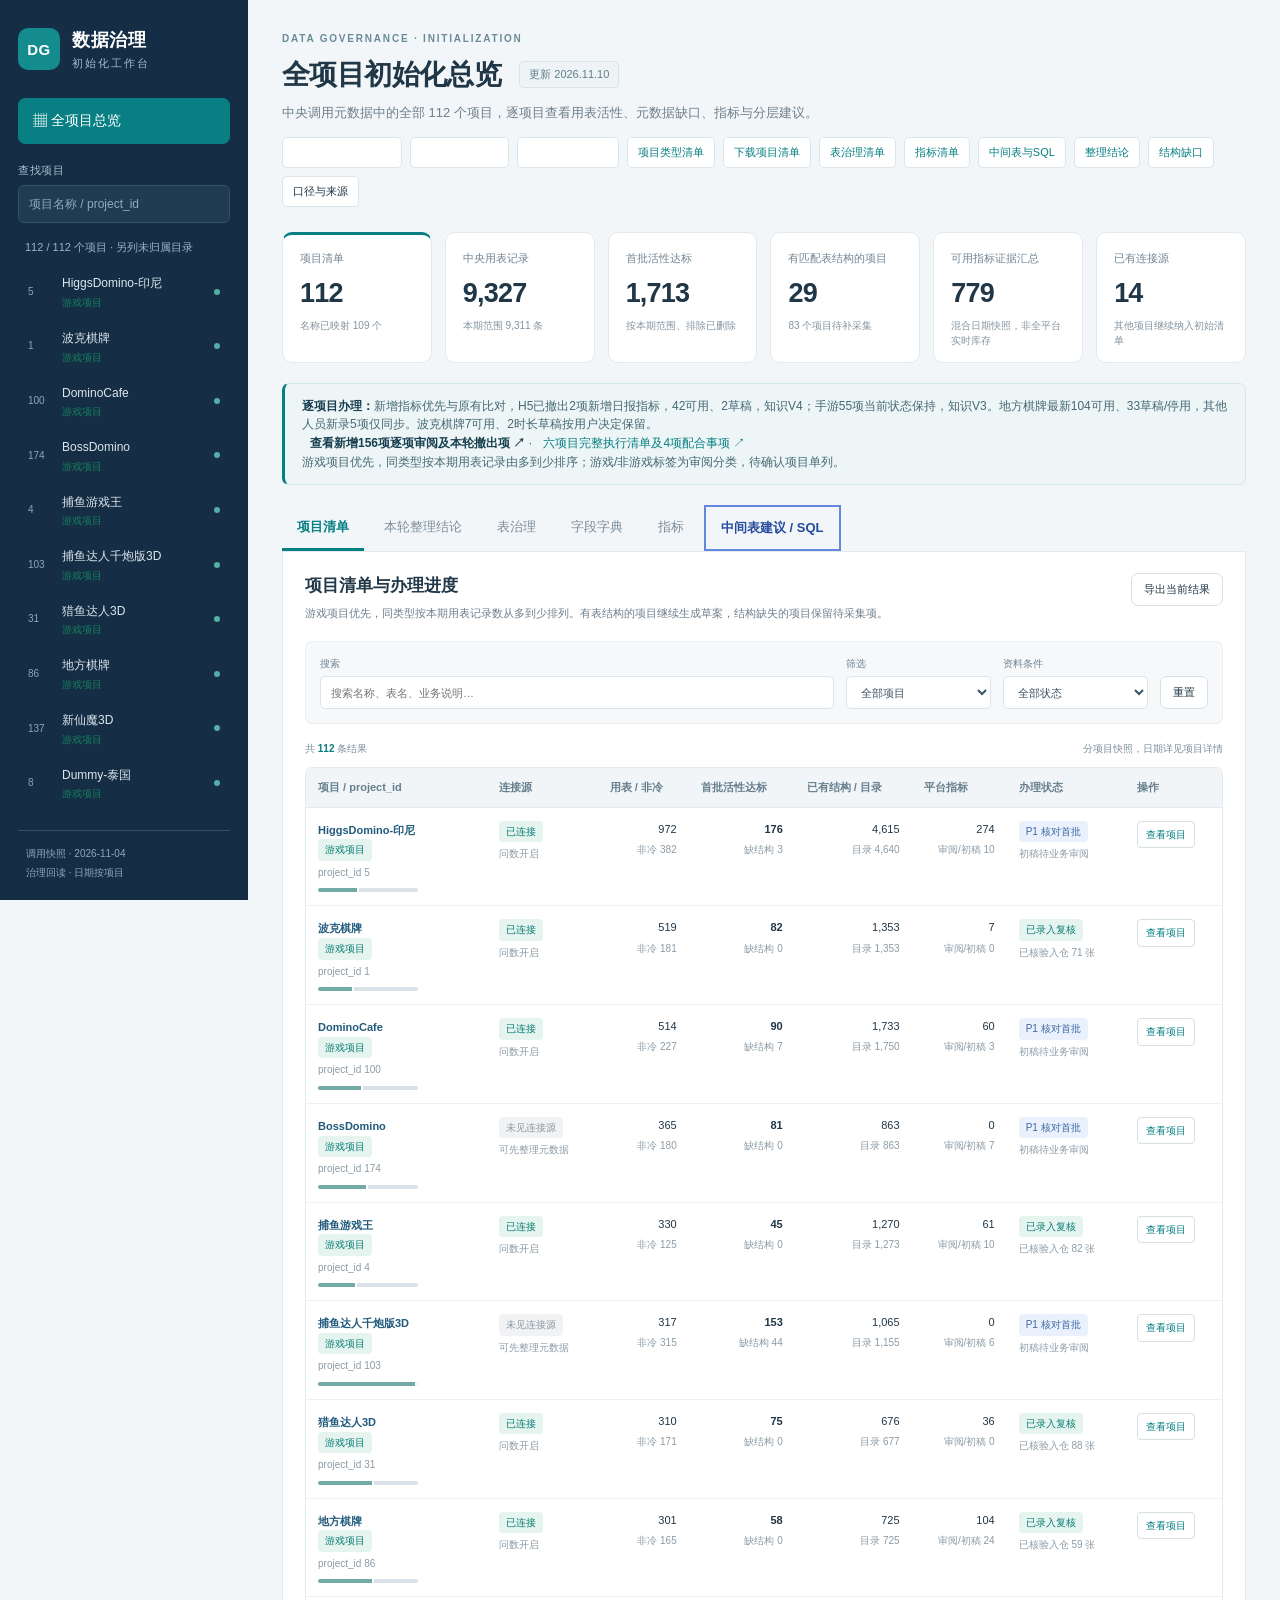
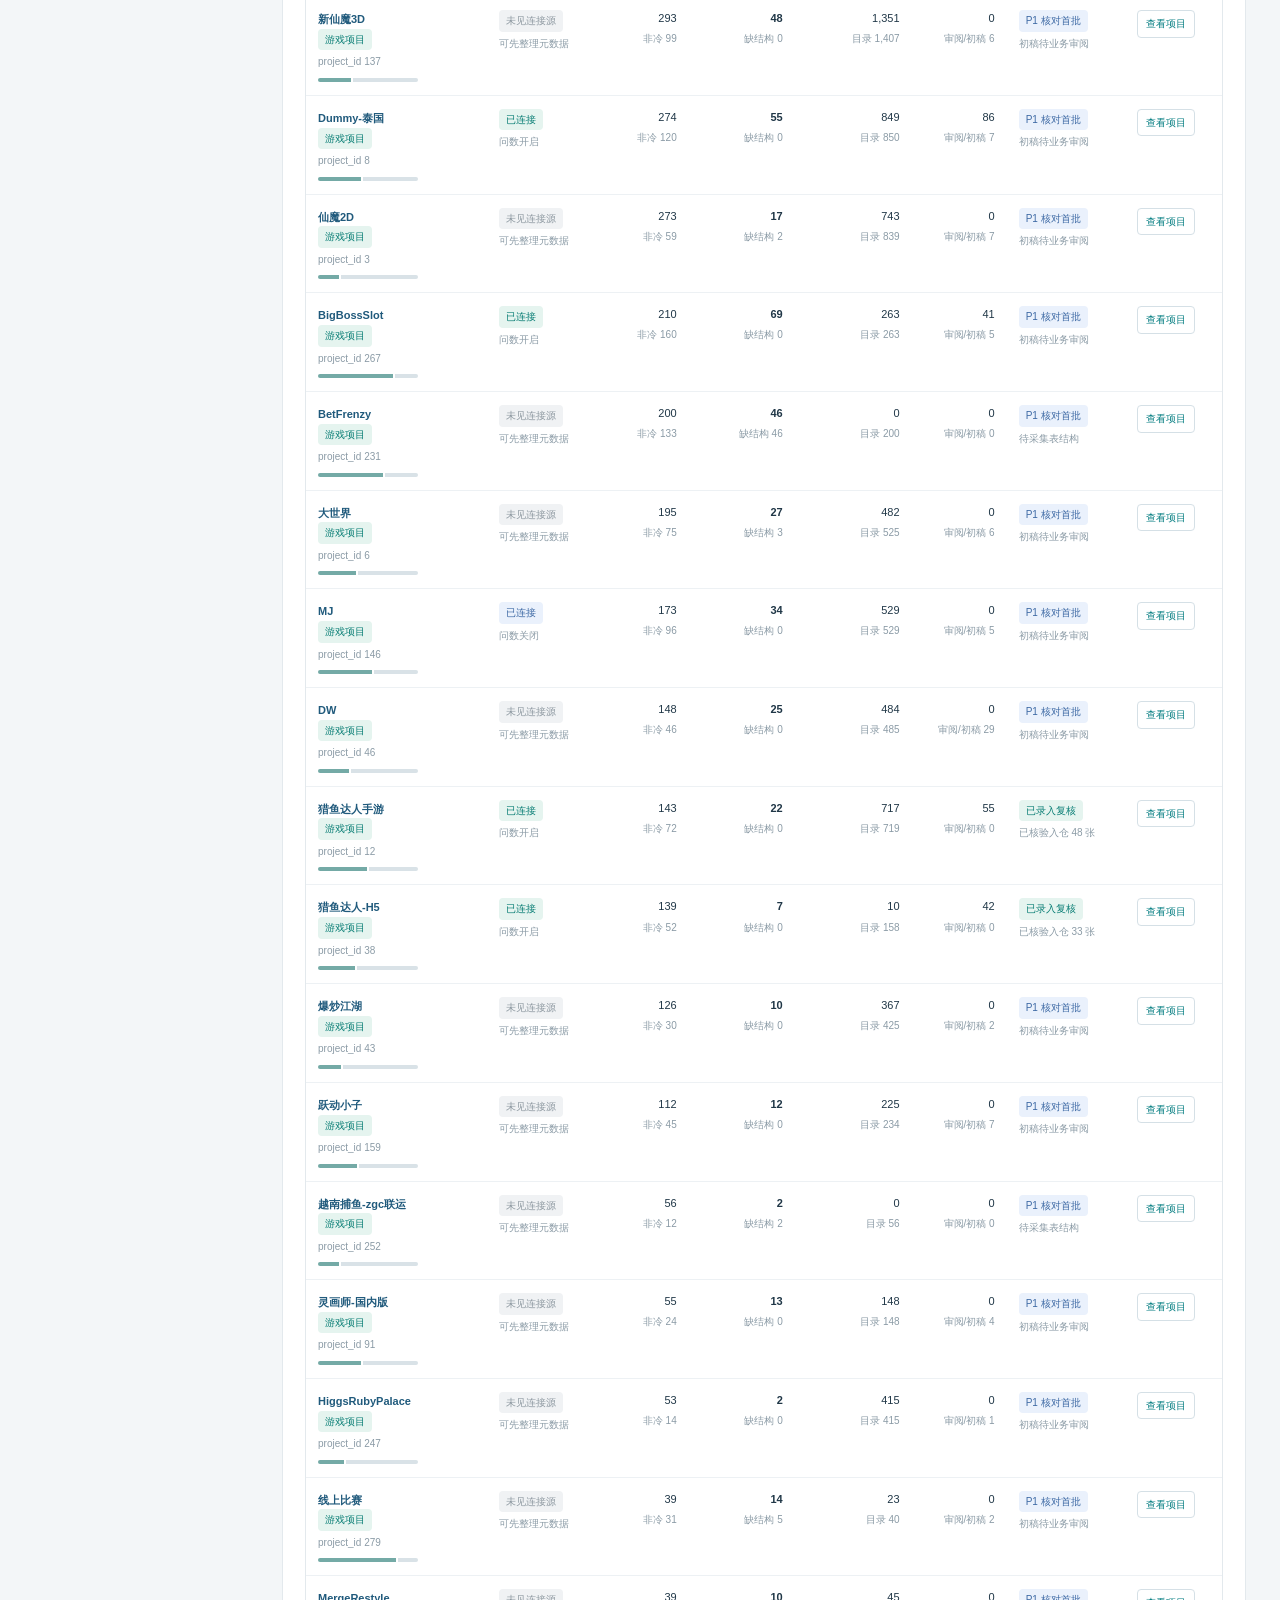
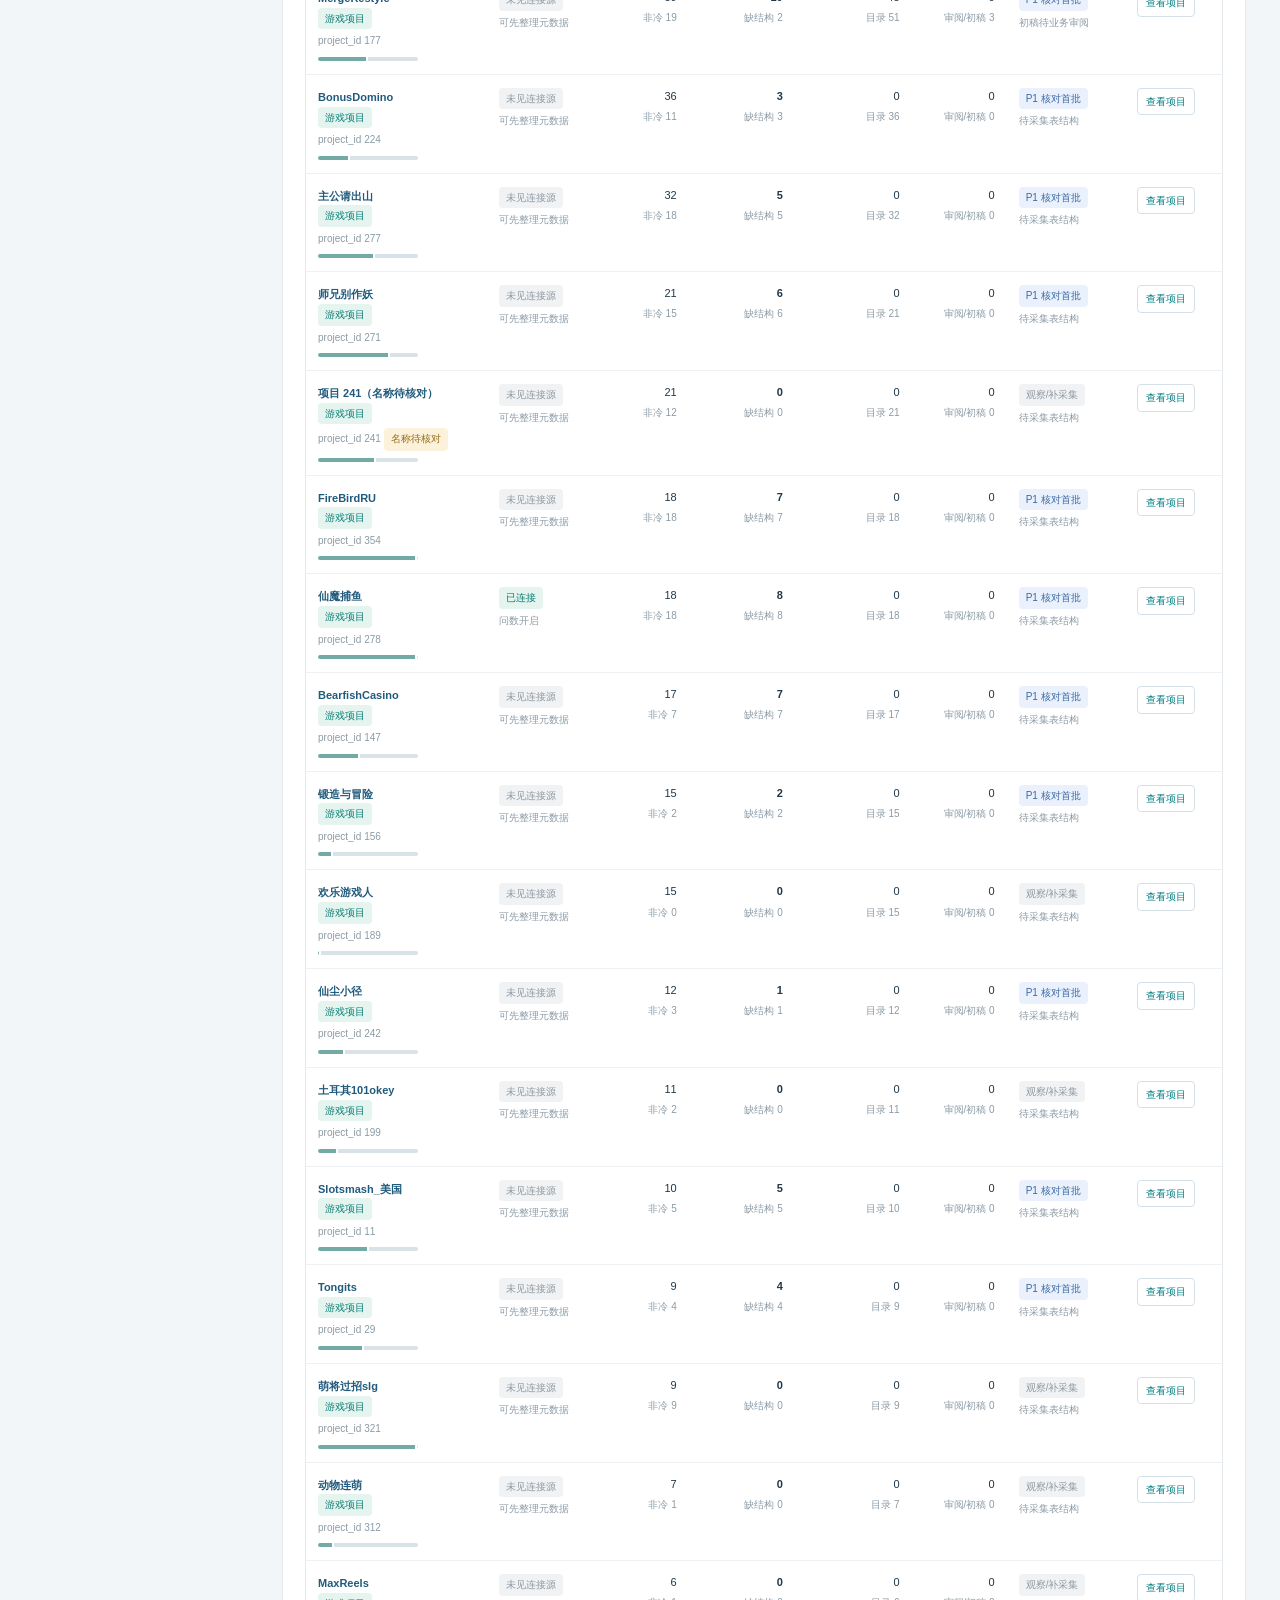
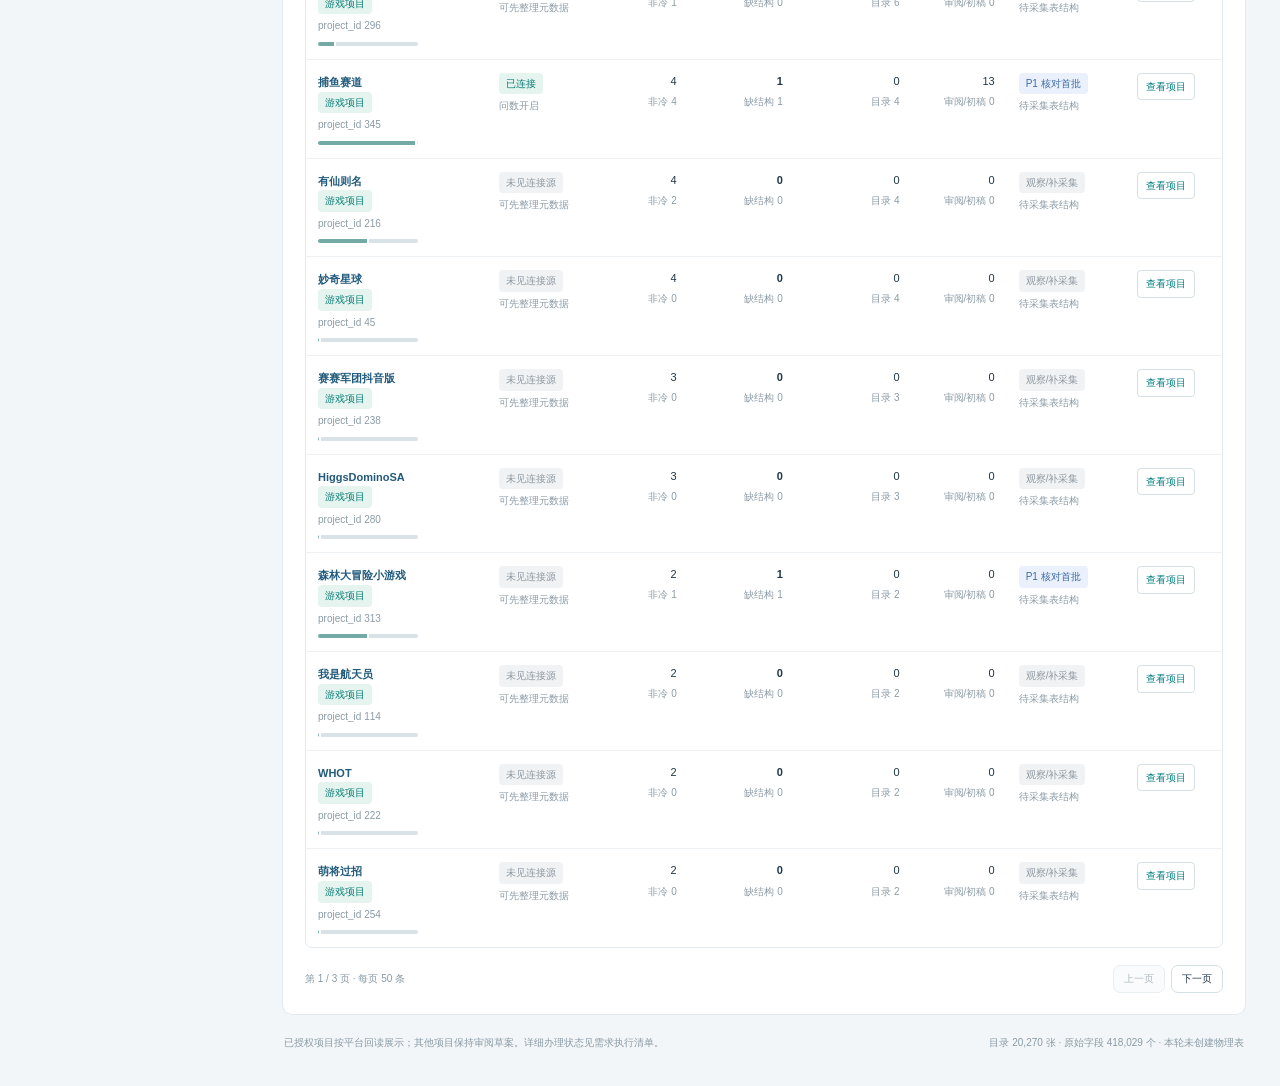
<file: index.html>
<!doctype html><html lang="zh-CN"><head><meta charset="utf-8"><meta name="viewport" content="width=device-width,initial-scale=1"><meta name="description" content="全项目元数据、用表活性、指标与数仓建议初始化审阅工作台"><title>全项目数据治理初始化工作台</title><link rel="stylesheet" href="style.css?v=30fdb344fda5"></head><body>
<aside><a class="brand" href="#"><span class="brand-icon">DG</span><span>数据治理<span class="brand-sub">初始化工作台</span></span></a><button id="allProjects" class="side-home">▦ 全项目总览</button><label class="side-search">查找项目<input id="projectSearch" placeholder="项目名称 / project_id"></label><div class="side-count" id="sideCount"></div><nav id="projectNav" aria-label="项目清单"></nav><div class="side-footer">调用快照 · 2026-11-04<br>治理回读 · 日期按项目</div></aside>
<main><header><div class="eyebrow">DATA GOVERNANCE · INITIALIZATION</div><div class="titleline"><h1 id="pageTitle">全项目初始化总览</h1><span class="date-chip">更新 2026.11.10</span></div><p id="pageSubtitle"></p><div class="header-actions"><a class="execution-link" href="DW首批治理候选.html">DW首批治理候选 ↗</a><a class="execution-link" href="DW调度审阅.html">DW调度审阅 ↗</a><a class="execution-link" href="执行清单.html">需求执行清单 ↗</a><a href="downloads/项目类型标注及依据.csv">项目类型清单</a><a href="downloads/项目初始化清单.csv" download>下载项目清单</a><a href="downloads/全项目表治理清单.csv" download>表治理清单</a><a href="downloads/全项目指标清单.csv" download>指标清单</a><a href="downloads/中间表建议及SQL.csv" download>中间表与SQL</a><a href="downloads/各项目整理结论与缺口.csv" download>整理结论</a><a href="downloads/首批待采集结构.csv" download>结构缺口</a><button id="methodButton">口径与来源</button></div></header>
<div id="summaryCards" class="cards"></div><div id="projectNotice"></div><div id="projectTasks"></div>
<div class="section-nav" role="tablist" aria-label="审阅内容"><button role="tab" data-view="projects" id="tabProjects">项目清单</button><button role="tab" data-view="reviews">本轮整理结论</button><button role="tab" data-view="tables">表治理</button><button role="tab" data-view="fields">字段字典</button><button role="tab" data-view="metrics">指标</button><button role="tab" data-view="models">中间表建议 / SQL</button></div>
<section class="content"><div class="content-top"><div><h2 id="sectionTitle"></h2><p class="small" id="sectionHint"></p></div><button id="exportCurrent">导出当前结果</button></div><div class="filters"><label class="search-label">搜索<input id="search" placeholder="搜索名称、表名、业务说明…"></label><label>筛选<select id="filter"></select></label><label id="secondaryLabel">层级<select id="secondary"></select></label><label id="includeDroppedWrap" class="check"><input type="checkbox" id="includeDropped">包含已删除表</label><button id="resetFilters">重置</button></div><div id="loading" role="status" hidden>正在加载数据…</div><div id="resultMeta" class="result-meta"></div><div class="table-wrap" id="tableWrap"></div><div class="pagination"><span id="pageInfo"></span><div><button id="prevPage">上一页</button><button id="nextPage">下一页</button></div></div></section>
<footer>已授权项目按平台回读展示；其他项目保持审阅草案。详细办理状态见需求执行清单。<span id="footerCount"></span></footer></main>
<dialog id="detailDialog"><div class="dialog-head"><div><div class="eyebrow" id="dialogEyebrow"></div><h2 id="dialogTitle"></h2></div><button id="closeDialog" aria-label="关闭详情">×</button></div><div id="dialogBody"></div></dialog>
<script id="manifest" type="application/json">{"revision":"ce5e07a2a42c","stats":{"date":"2026-11-06","activity_date":"2026-11-04","project_count":112,"raw_usage_rows":9327,"raw_first_count":1713,"scope_excluded_usage":16,"scoped_usage_rows":9311,"catalog_tables":20270,"catalog_live_tables":19976,"catalog_columns":418029,"live_columns":403971,"project_table_associations":23461,"first_count":1713,"first_with_schema":1250,"projects_usage_with_schema":29,"connections":14,"available_metrics":779,"review_metrics":145,"models":152,"model_dwd":107,"model_dws":45,"known_registered_review_tables":378,"unassigned_tables":155,"name_missing":["42","169","241"],"alias_changes":47,"other_projects_reviewed":110,"other_projects_with_first_schema":25,"other_projects_without_matching_schema":84,"other_project_metric_sql":581,"other_project_tag_drafts":2601,"other_project_platform_writes":140,"metric_export_refresh_blocked":false,"platform_new_metadata_20261106":141,"platform_new_metrics_20261106":8,"platform_existing_fixes_20261106":3,"legacy_20261105_counts":{"platform_header_total":721,"unexported_header_difference":30,"platform_writes_this_round":102,"platform_new_registrations_this_round":38,"platform_prefix_updates":64,"metric_export_snapshot":691,"metric_ui_new_confirmed":16,"temporary_metric_copy_excluded":1},"platform_new_metrics_20261108":6,"platform_existing_updates_20261108":3,"platform_new_metadata_20261108":0,"platform_new_metrics_20261109":2,"platform_new_metadata_20261109":0,"platform_field_notes_20261109":12,"platform_knowledge_20261109":1,"platform_table_descriptions_20261109":1,"platform_knowledge_updates_20261109":1,"metadata_status_restored_20261109":3,"platform_new_metrics_saved_20261109":11,"platform_boke_new_available":7,"platform_boke_new_drafts":2,"new_added_overlap_retired":2,"added_metric_records_reviewed":156,"dw_scheduler_review":{"workflows":169,"task_versions":884,"metric_themes":20,"field_notes":38,"platform_writes":0},"dw_priority_selection":{"eligible_metadata":25,"priority_metadata":22,"metadata_wait_evidence":3,"remaining_eligible_metadata":0,"priority_metric_themes":20,"metric_themes_wait_definition":9,"existing_models_reuse":9,"recommended_new_dwd":3,"recommended_new_dws":2,"build_first_phase":3,"platform_writes":0,"production_queries":0}},"projects":[{"id":"5","name":"HiggsDomino-印尼","name_confirmed":true,"short":"Domino","connection":{"apply_enabled":true,"created_at":"2026-07-01 16:58:35","db_count":8,"engine":"adb","insight_enabled":true,"name":"HiggsDomino-印尼","pending_tables":748,"databases":["domino_ads","domino_dwd","domino_dws","domino_ods","xsbs_ads","xsbs_dwd","xsbs_dws","xsbs_ods"]},"table_count":4640,"usage_count":972,"schema_count":4615,"noncold":382,"cold":590,"unknown":3668,"dropped":20,"first_count":176,"first_with_schema":173,"first_schema_missing":3,"q30":28863,"q7":12033,"fields":56680,"field_comment_gaps":9082,"tag_drafts":376,"available_metrics":274,"review_metrics":10,"candidate_metrics":10,"model_dwd":6,"model_dws":2,"model_new":7,"verified_registered_tables":0,"data_file":"data/projects/5.json","initialization":"结构草案已整理，未录入平台","priority":"P1 核对首批","model_dws_reuse":0,"review_stage":"结构草案已整理","review_tags":376,"review_only":true,"project_kind":"game","project_kind_label":"游戏项目","project_category":"游戏产品","project_kind_reason":"依据项目名称映射及其游戏、角色、道具、赛事或充值等业务表名，归入本轮游戏业务优先队列。","project_kind_evidence":["domino_ods.prop_log","domino_ods.comm_game_log","domino_ods.activity_user_game_log","domino_ods.game_biz_map_conf"],"project_kind_confidence":"本轮审阅分类，待业务负责人复核"},{"id":"1","name":"波克棋牌","name_confirmed":true,"short":"波克棋牌","connection":{"name":"波克棋牌","engine":"adb","db_count":5,"databases":["bkqp_ods","bkqp_dwd","bkqp_dws","bkqp_ads","bkqp_an"],"insight_enabled":true,"apply_enabled":false,"observed_at":"2026-11-08平台UI保存及行回读"},"table_count":1353,"usage_count":519,"schema_count":1353,"noncold":181,"cold":338,"unknown":834,"dropped":12,"first_count":82,"first_with_schema":82,"first_schema_missing":0,"q30":10045,"q7":3761,"fields":30226,"field_comment_gaps":1912,"tag_drafts":181,"available_metrics":7,"review_metrics":0,"candidate_metrics":0,"model_dwd":6,"model_dws":2,"model_new":6,"verified_registered_tables":71,"data_file":"data/projects/1.json","initialization":"82张元数据已有回执；9项指标已保存，7可用2时长草稿，知识V2已发布","priority":"已录入复核","model_dws_reuse":0,"review_stage":"82张元数据已有回执；9项指标已保存，7可用2时长草稿，知识V2已发布","review_tags":181,"review_only":false,"project_kind":"game","project_kind_label":"游戏项目","project_category":"游戏产品","project_kind_reason":"依据项目名称映射及其游戏、角色、道具、赛事或充值等业务表名，归入本轮游戏业务优先队列。","project_kind_evidence":["bkqp_ods.fish_game_log","bkqp_ods.tb_game_log","bkqp_ods.fish_open_order","bkqp_dws.dws_fish_game_daily_user_agg"],"project_kind_confidence":"本轮审阅分类，待业务负责人复核","upload_summary":{"tables":82,"metrics":7,"verified":"2026-11-09","an_layer_pending":11,"drafts":2,"knowledge":1,"knowledge_latest_version":"V2","merged_drafts":0,"deferred_metrics":0,"metric_verified":"2026-11-09","table_verified":"2026-11-06"},"scope_note":"波克棋牌（ID1）五库连接、问数与当前账号入口已恢复。82张元数据有回执：71张标准层、11张AN层级待确认；9项指标已保存，7项可用、2项时长草稿按用户决定等待补齐。1篇知识V2已发布。指标字段与SQL原生导出核验通过，单日聚合可执行；这不代表运营数值已全部验收。","followup_date":"2026-11-09","metric_drafts":2,"metric_overlap_review_url":"新增指标重合审阅.html"},{"id":"100","name":"DominoCafe","name_confirmed":true,"short":"DominoCafe","connection":{"apply_enabled":true,"created_at":"2026-08-03 17:16:48","db_count":5,"engine":"starrocks","insight_enabled":true,"name":"DominoCafe","pending_tables":1542,"databases":["ludocafe_ads","ludocafe_an","ludocafe_dwd","ludocafe_dws","ludocafe_ods"]},"table_count":1750,"usage_count":514,"schema_count":1733,"noncold":227,"cold":287,"unknown":1236,"dropped":31,"first_count":90,"first_with_schema":83,"first_schema_missing":7,"q30":8828,"q7":2423,"fields":29695,"field_comment_gaps":1145,"tag_drafts":212,"available_metrics":60,"review_metrics":3,"candidate_metrics":3,"model_dwd":5,"model_dws":2,"model_new":4,"verified_registered_tables":0,"data_file":"data/projects/100.json","initialization":"结构草案已整理，未录入平台","priority":"P1 核对首批","model_dws_reuse":0,"review_stage":"结构草案已整理","review_tags":212,"review_only":true,"project_kind":"game","project_kind_label":"游戏项目","project_category":"游戏产品","project_kind_reason":"依据项目名称映射及其游戏、角色、道具、赛事或充值等业务表名，归入本轮游戏业务优先队列。","project_kind_evidence":["ludocafe_ods.zeusslot_game_log","ludocafe_ods.slot_bonus_log","ludocafe_ods.slot_player_floor_log","ludocafe_ods.games"],"project_kind_confidence":"本轮审阅分类，待业务负责人复核"},{"id":"174","name":"BossDomino","name_confirmed":true,"short":"BossDomino","connection":null,"table_count":863,"usage_count":365,"schema_count":863,"noncold":180,"cold":185,"unknown":498,"dropped":1,"first_count":81,"first_with_schema":81,"first_schema_missing":0,"q30":9003,"q7":2568,"fields":14470,"field_comment_gaps":962,"tag_drafts":180,"available_metrics":0,"review_metrics":7,"candidate_metrics":7,"model_dwd":6,"model_dws":2,"model_new":7,"verified_registered_tables":0,"data_file":"data/projects/174.json","initialization":"结构草案已整理，未录入平台","priority":"P1 核对首批","model_dws_reuse":0,"review_stage":"结构草案已整理","review_tags":180,"review_only":true,"project_kind":"game","project_kind_label":"游戏项目","project_category":"游戏产品","project_kind_reason":"依据项目名称映射及其游戏、角色、道具、赛事或充值等业务表名，归入本轮游戏业务优先队列。","project_kind_evidence":["boss_domino_ods.user_slot_game_log_realtime","boss_domino_ods.infull_order","boss_domino_ods.games","boss_domino_an.slotbuff_rep_di"],"project_kind_confidence":"本轮审阅分类，待业务负责人复核"},{"id":"4","name":"捕鱼游戏王","name_confirmed":true,"short":"捕鱼游戏王","connection":{"apply_enabled":true,"created_at":"2026-07-01 18:14:35","db_count":4,"engine":"adb","insight_enabled":true,"name":"捕鱼游戏王","pending_tables":846,"databases":["byqph5_ads","byqph5_dwd","byqph5_dws","byqph5_ods"]},"table_count":1273,"usage_count":330,"schema_count":1270,"noncold":125,"cold":205,"unknown":943,"dropped":29,"first_count":45,"first_with_schema":45,"first_schema_missing":0,"q30":1754,"q7":416,"fields":28945,"field_comment_gaps":315,"tag_drafts":125,"available_metrics":61,"review_metrics":10,"candidate_metrics":0,"model_dwd":5,"model_dws":2,"model_new":7,"verified_registered_tables":82,"data_file":"data/projects/4.json","initialization":"原9表已分流；REP按用户要求保留缺口，7张非首批暂缓","priority":"已录入复核","model_dws_reuse":0,"upload_summary":{"review_tables":91,"tables":82,"pending_tables":9,"project_assets":104,"metrics":61,"available_metrics":61,"verified":"2026-11-09","first_batch_pending_tables":2,"non_first_batch_deferred_tables":7,"drafts":0,"metric_verified":"2026-11-09"},"scope_note":"原审阅91张中82张已登记，原9张未登记表按最新快照分流：2张REP报表达到首批门槛但未绑定，7张因7天0次或30天不超过4次暂不进入首批。当前104项资产和61项可用指标仍沿用原登记快照，未将盘点数量冒充本次补录。 本期首批45张中33张有逐表入仓回执；现有四库内另10张缺回执，需逐表核对是否已录及标签说明；另外2张REP按用户决定保留。","legacy_url":"https://jiyunfei150-del.github.io/project-table-activity/fish-king/","review_stage":"原9表已分流；REP按用户要求保留缺口，7张非首批暂缓","review_tags":0,"review_only":true,"project_kind":"game","project_kind_label":"游戏项目","project_category":"游戏产品","project_kind_reason":"依据项目名称映射及其游戏、角色、道具、赛事或充值等业务表名，归入本轮游戏业务优先队列。","project_kind_evidence":["byqph5_rep.buyu_total_report_normal","byqph5_ods.fish_game_log","byqph5_ods.fish_money_log","byqph5_ods.pook_infull"],"project_kind_confidence":"本轮审阅分类，待业务负责人复核","pending_first_batch_tables":2,"policy_deferred_tables":7,"followup_date":"2026-11-09","metric_drafts":0,"metric_overlap_review_url":"新增指标重合审阅.html"},{"id":"103","name":"捕鱼达人千炮版3D","name_confirmed":true,"short":"捕鱼达人千炮版3D","connection":null,"table_count":1155,"usage_count":317,"schema_count":1065,"noncold":315,"cold":2,"unknown":838,"dropped":5,"first_count":153,"first_with_schema":109,"first_schema_missing":44,"q30":51797,"q7":28933,"fields":20184,"field_comment_gaps":582,"tag_drafts":227,"available_metrics":0,"review_metrics":6,"candidate_metrics":6,"model_dwd":4,"model_dws":2,"model_new":6,"verified_registered_tables":0,"data_file":"data/projects/103.json","initialization":"结构草案已整理，未录入平台","priority":"P1 核对首批","model_dws_reuse":0,"review_stage":"结构草案已整理","review_tags":227,"review_only":true,"project_kind":"game","project_kind_label":"游戏项目","project_category":"游戏产品","project_kind_reason":"依据项目名称映射及其游戏、角色、道具、赛事或充值等业务表名，归入本轮游戏业务优先队列。","project_kind_evidence":["byqp_ods.prop_send_log","byqp_ods.game_money_log","byqp_ods.buyu_rank_msg","byqp_ods.buyu_rank_msg_hi"],"project_kind_confidence":"本轮审阅分类，待业务负责人复核"},{"id":"31","name":"猎鱼达人3D","name_confirmed":true,"short":"猎鱼达人3D","connection":{"apply_enabled":true,"created_at":"2026-05-13 11:56:08","db_count":4,"engine":"starrocks","insight_enabled":true,"name":"猎鱼达人3D","pending_tables":428,"databases":["lydr3d_ads","lydr3d_dwd","lydr3d_dws","lydr3d_ods"]},"table_count":677,"usage_count":310,"schema_count":676,"noncold":171,"cold":139,"unknown":367,"dropped":0,"first_count":75,"first_with_schema":75,"first_schema_missing":0,"q30":4926,"q7":1907,"fields":11826,"field_comment_gaps":745,"tag_drafts":170,"available_metrics":36,"review_metrics":0,"candidate_metrics":10,"model_dwd":5,"model_dws":2,"model_new":5,"verified_registered_tables":88,"data_file":"data/projects/31.json","initialization":"修复2张被状态筛选隐藏的正式表，已打标共88张；AN按用户决定保留缺口","priority":"已录入复核","model_dws_reuse":0,"review_stage":"修复2张被状态筛选隐藏的正式表，已打标共88张；AN按用户决定保留缺口","review_tags":170,"review_only":false,"metric_drafts":0,"upload_summary":{"tables":88,"metrics":36,"drafts":0,"verified":"2026-11-09","new_metadata":42,"metadata_status_restored":2,"metric_verified":"2026-11-09","table_verified":"2026-11-09"},"scope_note":"本次修复2张原已治理但被暂不纳入状态隐藏的正式表；标签与说明沿用原值。当前已打标88张，原首批75张中已覆盖73张，其余2张位于AN库，按用户决定保留缺口。指标数沿用原生导出快照，未以本次元数据状态修复冒充新增指标。","project_kind":"game","project_kind_label":"游戏项目","project_category":"游戏产品","project_kind_reason":"依据项目名称映射及其游戏、角色、道具、赛事或充值等业务表名，归入本轮游戏业务优先队列。","project_kind_evidence":["lydr3d_ods.fish_game_log","lydr3d_ods.fish_boke_point_log","lydr3d_ods.game_event_log","lydr3d_ods.fish_money_log"],"project_kind_confidence":"本轮审阅分类，待业务负责人复核","followup_date":"2026-11-09","metric_overlap_review_url":"新增指标重合审阅.html"},{"id":"86","name":"地方棋牌","name_confirmed":true,"short":"地方棋牌","connection":{"apply_enabled":false,"created_at":"2026-11-04 18:35:01","db_count":8,"engine":"adb","insight_enabled":true,"name":"地方棋牌","pending_tables":584,"databases":["friend_ads","friend_dwd","friend_dws","friend_ods","gold_ads","gold_dwd","gold_dws","gold_ods"],"observed_at":"2026-11-05 16:03后页面核对；连接配置由用户侧变更，本次未修改"},"table_count":725,"usage_count":301,"schema_count":725,"noncold":165,"cold":136,"unknown":424,"dropped":8,"first_count":58,"first_with_schema":58,"first_schema_missing":0,"q30":19522,"q7":8954,"fields":11886,"field_comment_gaps":933,"tag_drafts":165,"available_metrics":104,"review_metrics":24,"candidate_metrics":0,"model_dwd":10,"model_dws":2,"model_new":12,"verified_registered_tables":59,"data_file":"data/projects/86.json","initialization":"59张元数据；104可用、33草稿/停用；同事新增5项只同步","priority":"已录入复核","model_dws_reuse":2,"upload_summary":{"tables":59,"metrics":104,"drafts":33,"verified":"2026-11-09","new_metrics_this_batch":6,"existing_updated_this_batch":3,"knowledge_verified":3,"knowledge_verified_date":"2026-11-09","field_notes_updated_20261109":3,"merged_drafts":32,"other_offline":1,"metric_verified":"2026-11-09","table_verified":"2026-11-06"},"scope_note":"2026-11-09原生导出：104项可用、33项草稿/停用（32项原合并草稿，另1项由同事停用）。同事新增2项已同步保留；本轮未修改其定义或SQL。剩余37条标准定义中：12条沿用既有核心指标，1条求签钻石在已核对38天日粒度窗口复用；21条行为定义已收敛为6个核心候选，待可靠绑定好友房来源；3条冷来源比赛奖励不入首批。事件知识V2已发布。指标库存已刷新至2026-11-09；其他人员维护项不计本轮新增。 本轮原生库存为137项，新增5项其他人员维护的活跃分群/在线指标只同步展示；我新增130项（含此前草稿）与非我维护的7项逐项比对，未直接替换。32项既有合并草稿及1项同事停用保持。 本期首批58张中56张有逐表入仓回执；friend_ods.card_donate_log、friend_dwd.dwd_user_info_di两张仍缺回执，需核对，不直接判为未录入。","legacy_url":"https://jiyunfei150-del.github.io/local-chess-governance-v2/","review_stage":"59张元数据；104可用、33草稿/停用；同事新增5项只同步","review_tags":0,"review_only":false,"metric_drafts":33,"project_kind":"game","project_kind_label":"游戏项目","project_category":"游戏产品","project_kind_reason":"依据项目名称映射及其游戏、角色、道具、赛事或充值等业务表名，归入本轮游戏业务优先队列。","project_kind_evidence":["gold_ods.games","gold_ods.comm_game_log","friend_ods.comm_game_log","friend_ods.friend_game_log"],"project_kind_confidence":"本轮审阅分类，待业务负责人复核","followup_date":"2026-11-09","behavior_plan_url":"地方棋牌行为指标收敛.html","metric_overlap_review_url":"新增指标重合审阅.html"},{"id":"137","name":"新仙魔3D","name_confirmed":true,"short":"新仙魔3D","connection":null,"table_count":1407,"usage_count":293,"schema_count":1351,"noncold":99,"cold":194,"unknown":1114,"dropped":24,"first_count":48,"first_with_schema":48,"first_schema_missing":0,"q30":5059,"q7":1170,"fields":16289,"field_comment_gaps":1191,"tag_drafts":98,"available_metrics":0,"review_metrics":6,"candidate_metrics":6,"model_dwd":5,"model_dws":2,"model_new":7,"verified_registered_tables":0,"data_file":"data/projects/137.json","initialization":"结构草案已整理，未录入平台","priority":"P1 核对首批","model_dws_reuse":0,"review_stage":"结构草案已整理","review_tags":98,"review_only":true,"project_kind":"game","project_kind_label":"游戏项目","project_category":"游戏产品","project_kind_reason":"依据项目名称映射及其游戏、角色、道具、赛事或充值等业务表名，归入本轮游戏业务优先队列。","project_kind_evidence":["xianmo_ods_rt.fish_shot_info_log","xianmo_ai.user_infull_detail","xianmo_ai.dwd_user_game_score_di","xianmo_ai.dwd_user_infull_info_di"],"project_kind_confidence":"本轮审阅分类，待业务负责人复核"},{"id":"8","name":"Dummy-泰国","name_confirmed":true,"short":"Dummy-泰国","connection":{"apply_enabled":true,"created_at":"2026-06-22 14:37:31","db_count":4,"engine":"adb","insight_enabled":true,"name":"Dummy-泰国","pending_tables":774,"databases":["dummy_ads","dummy_an","dummy_dwd","dummy_ods"]},"table_count":850,"usage_count":274,"schema_count":849,"noncold":120,"cold":154,"unknown":576,"dropped":0,"first_count":55,"first_with_schema":55,"first_schema_missing":0,"q30":12110,"q7":3813,"fields":15099,"field_comment_gaps":391,"tag_drafts":120,"available_metrics":86,"review_metrics":7,"candidate_metrics":7,"model_dwd":6,"model_dws":2,"model_new":7,"verified_registered_tables":0,"data_file":"data/projects/8.json","initialization":"结构草案已整理，未录入平台","priority":"P1 核对首批","model_dws_reuse":0,"review_stage":"结构草案已整理","review_tags":120,"review_only":true,"project_kind":"game","project_kind_label":"游戏项目","project_category":"游戏产品","project_kind_reason":"依据项目名称映射及其游戏、角色、道具、赛事或充值等业务表名，归入本轮游戏业务优先队列。","project_kind_evidence":["dummy_ods.infull_order","dummy_ods.games","dummy_ods.user_slot_game_log_realtime","dummy_ods_rt.infull_order_log"],"project_kind_confidence":"本轮审阅分类，待业务负责人复核"},{"id":"3","name":"仙魔2D","name_confirmed":true,"short":"仙魔2D","connection":null,"table_count":839,"usage_count":273,"schema_count":743,"noncold":59,"cold":214,"unknown":566,"dropped":0,"first_count":17,"first_with_schema":15,"first_schema_missing":2,"q30":495,"q7":201,"fields":19381,"field_comment_gaps":527,"tag_drafts":47,"available_metrics":0,"review_metrics":7,"candidate_metrics":7,"model_dwd":4,"model_dws":2,"model_new":6,"verified_registered_tables":0,"data_file":"data/projects/3.json","initialization":"结构草案已整理，未录入平台","priority":"P1 核对首批","model_dws_reuse":0,"review_stage":"结构草案已整理","review_tags":47,"review_only":true,"project_kind":"game","project_kind_label":"游戏项目","project_category":"游戏产品","project_kind_reason":"依据项目名称映射及其游戏、角色、道具、赛事或充值等业务表名，归入本轮游戏业务优先队列。","project_kind_evidence":["bkby_ods.fish_money_log","bkby_ods.fish_activity_log","bkby_ods.fish_coupon_exchange_order","bkby_dwd.dwd_user_game_score_di"],"project_kind_confidence":"本轮审阅分类，待业务负责人复核"},{"id":"267","name":"BigBossSlot","name_confirmed":true,"short":"BigBossSlot","connection":{"apply_enabled":true,"created_at":"2026-06-17 10:24:14","db_count":4,"engine":"starrocks","insight_enabled":true,"name":"BigBossSlot","pending_tables":204,"databases":["bbs_ads","bbs_dwd","bbs_dws","bbs_ods"]},"table_count":263,"usage_count":210,"schema_count":263,"noncold":160,"cold":50,"unknown":53,"dropped":5,"first_count":69,"first_with_schema":69,"first_schema_missing":0,"q30":16246,"q7":5124,"fields":4862,"field_comment_gaps":48,"tag_drafts":160,"available_metrics":41,"review_metrics":5,"candidate_metrics":5,"model_dwd":6,"model_dws":2,"model_new":3,"verified_registered_tables":0,"data_file":"data/projects/267.json","initialization":"结构草案已整理，未录入平台","priority":"P1 核对首批","model_dws_reuse":0,"review_stage":"结构草案已整理","review_tags":160,"review_only":true,"project_kind":"game","project_kind_label":"游戏项目","project_category":"游戏产品","project_kind_reason":"依据项目名称映射及其游戏、角色、道具、赛事或充值等业务表名，归入本轮游戏业务优先队列。","project_kind_evidence":["bbs_ods.user_slot_game_log","bbs_ods.user_prop_log","bbs_ods.infull_order","bbs_ods.user_slot_login_log"],"project_kind_confidence":"本轮审阅分类，待业务负责人复核"},{"id":"231","name":"BetFrenzy","name_confirmed":true,"short":"BetFrenzy","connection":null,"table_count":200,"usage_count":200,"schema_count":0,"noncold":133,"cold":67,"unknown":0,"dropped":0,"first_count":46,"first_with_schema":0,"first_schema_missing":46,"q30":4576,"q7":805,"fields":0,"field_comment_gaps":0,"tag_drafts":0,"available_metrics":0,"review_metrics":0,"candidate_metrics":0,"model_dwd":0,"model_dws":0,"model_new":0,"verified_registered_tables":0,"data_file":"data/projects/231.json","initialization":"缺结构待采集，未录入平台","priority":"P1 核对首批","model_dws_reuse":0,"review_stage":"缺结构待采集","review_tags":0,"review_only":true,"project_kind":"game","project_kind_label":"游戏项目","project_category":"游戏产品","project_kind_reason":"依据项目名称映射及其游戏、角色、道具、赛事或充值等业务表名，归入本轮游戏业务优先队列。","project_kind_evidence":["ynh5_ods.fish_money_log","ynh5_ods.fish_game_log","ynh5_ods.prop_send_log","ynh5_ods.smg_zeus_game_log"],"project_kind_confidence":"本轮审阅分类，待业务负责人复核"},{"id":"6","name":"大世界","name_confirmed":true,"short":"大世界","connection":null,"table_count":525,"usage_count":195,"schema_count":482,"noncold":75,"cold":120,"unknown":330,"dropped":0,"first_count":27,"first_with_schema":24,"first_schema_missing":3,"q30":4039,"q7":1578,"fields":6127,"field_comment_gaps":1263,"tag_drafts":57,"available_metrics":0,"review_metrics":6,"candidate_metrics":6,"model_dwd":5,"model_dws":2,"model_new":7,"verified_registered_tables":0,"data_file":"data/projects/6.json","initialization":"结构草案已整理，未录入平台","priority":"P1 核对首批","model_dws_reuse":0,"review_stage":"结构草案已整理","review_tags":57,"review_only":true,"project_kind":"game","project_kind_label":"游戏项目","project_category":"游戏产品","project_kind_reason":"依据项目名称映射及其游戏、角色、道具、赛事或充值等业务表名，归入本轮游戏业务优先队列。","project_kind_evidence":["bydsj_ods_rt.fish_open_order","bydsj_ods_rt.fish_boss_ex_log","bydsj_ods_rt.fish_coupon_exchange_order","bydsj_ods.fish_open_order"],"project_kind_confidence":"本轮审阅分类，待业务负责人复核"},{"id":"146","name":"MJ","name_confirmed":true,"short":"MJ","connection":{"apply_enabled":false,"created_at":"2026-08-11 15:53:39","db_count":4,"engine":"starrocks","insight_enabled":false,"name":"MJ","pending_tables":491,"databases":["hsmj_ads","hsmj_dwd","hsmj_dws","hsmj_ods"]},"table_count":529,"usage_count":173,"schema_count":529,"noncold":96,"cold":77,"unknown":356,"dropped":20,"first_count":34,"first_with_schema":34,"first_schema_missing":0,"q30":2281,"q7":618,"fields":9696,"field_comment_gaps":338,"tag_drafts":96,"available_metrics":0,"review_metrics":5,"candidate_metrics":5,"model_dwd":4,"model_dws":2,"model_new":6,"verified_registered_tables":0,"data_file":"data/projects/146.json","initialization":"结构草案已整理，未录入平台","priority":"P1 核对首批","model_dws_reuse":0,"review_stage":"结构草案已整理","review_tags":96,"review_only":true,"project_kind":"game","project_kind_label":"游戏项目","project_category":"游戏产品","project_kind_reason":"依据项目名称映射及其游戏、角色、道具、赛事或充值等业务表名，归入本轮游戏业务优先队列。","project_kind_evidence":["hsmj_ods.slot_main_log","hsmj_dws.dws_user_game_total_di","hsmj_ods.games","hsmj_ads.games_config"],"project_kind_confidence":"本轮审阅分类，待业务负责人复核"},{"id":"46","name":"DW","name_confirmed":true,"short":"DW","connection":null,"table_count":485,"usage_count":148,"schema_count":484,"noncold":46,"cold":101,"unknown":337,"dropped":109,"first_count":25,"first_with_schema":25,"first_schema_missing":0,"q30":1439,"q7":385,"fields":8915,"field_comment_gaps":833,"tag_drafts":46,"available_metrics":0,"review_metrics":29,"candidate_metrics":20,"model_dwd":9,"model_dws":5,"model_new":5,"verified_registered_tables":0,"data_file":"data/projects/46.json","initialization":"DW首批扩大：25张元数据候选、20个优先指标主题；未录入","priority":"P1 核对首批","model_dws_reuse":3,"review_stage":"活性＋报表逻辑首批候选已整理","review_tags":46,"review_only":true,"project_kind":"game","project_kind_label":"游戏项目","project_category":"游戏产品","project_kind_reason":"依据项目名称映射及其游戏、角色、道具、赛事或充值等业务表名，归入本轮游戏业务优先队列。","project_kind_evidence":["haoshen_ods.slot_main_log","haoshen_ads.total_game_report","haoshen_dwd.dwd_slot_main_log_di","haoshen_ods.games"],"project_kind_confidence":"本轮审阅分类，待业务负责人复核","scope_note":"仅整理haoshen_ods/dwd/dws/ads。指标库存未核验；旧快照0不代表当前没有。","inventory_status":"当前入口未列DW，待全量查重","scheduler_review_url":"DW调度审阅.html","first_batch_review_url":"DW首批治理候选.html"},{"id":"12","name":"猎鱼达人手游","name_confirmed":true,"short":"猎鱼达人手游","connection":{"apply_enabled":true,"created_at":"2026-06-17 10:16:17","db_count":4,"engine":"starrocks","insight_enabled":true,"name":"猎鱼达人手游","pending_tables":427,"databases":["byhls_ads","byhls_dwd","byhls_dws","byhls_ods"]},"table_count":719,"usage_count":143,"schema_count":717,"noncold":72,"cold":71,"unknown":576,"dropped":10,"first_count":22,"first_with_schema":22,"first_schema_missing":0,"q30":1892,"q7":302,"fields":16409,"field_comment_gaps":439,"tag_drafts":70,"available_metrics":55,"review_metrics":0,"candidate_metrics":6,"model_dwd":4,"model_dws":2,"model_new":6,"verified_registered_tables":48,"data_file":"data/projects/12.json","initialization":"48张已打标、55项可用；原有状态保持，知识V3已同步","priority":"已录入复核","model_dws_reuse":0,"review_stage":"48张已打标、55项可用；原有状态保持，知识V3已同步","review_tags":70,"review_only":false,"metric_drafts":0,"upload_summary":{"tables":48,"metrics":55,"drafts":0,"verified":"2026-11-09","new_metadata":9,"metadata_status_restored":1,"metric_verified":"2026-11-09","table_verified":"2026-11-09","merged_drafts":0,"metric_assets":55,"knowledge":1,"knowledge_latest_version":"V3","knowledge_total":2},"scope_note":"2026-11-09最新原生库存：55项可用，原有游戏人数在本轮前已恢复可用，本轮保持所有原有指标状态。我新增的人均游戏时长没有同口径旧项，保留；运营日报活跃用户数实际位于H5。48张元数据及前轮3项表名修正保留，核心知识V3同步原有优先原则。生产查询卡片与最终文字矛盾仍待处理；AN范围按用户决定不扩展。","project_kind":"game","project_kind_label":"游戏项目","project_category":"游戏产品","project_kind_reason":"依据项目名称映射及其游戏、角色、道具、赛事或充值等业务表名，归入本轮游戏业务优先队列。","project_kind_evidence":["byhls_ods.buyu_users","byhls_ods.view_infull_order","byhls_ods.fish_info_log","byhls_ods.game_money_log"],"project_kind_confidence":"本轮审阅分类，待业务负责人复核","followup_date":"2026-11-09","metric_overlap_review_url":"新增指标重合审阅.html"},{"id":"38","name":"猎鱼达人-H5","name_confirmed":true,"short":"猎鱼达人-H5","connection":{"apply_enabled":true,"created_at":"2026-08-31 11:02:51","db_count":4,"engine":"adb","insight_enabled":true,"name":"猎鱼达人-H5","pending_tables":698,"databases":["lydrh5_ads","lydrh5_dwd","lydrh5_dws","lydrh5_ods"]},"table_count":158,"usage_count":139,"schema_count":10,"noncold":52,"cold":87,"unknown":0,"dropped":0,"first_count":7,"first_with_schema":7,"first_schema_missing":0,"q30":359,"q7":46,"fields":0,"field_comment_gaps":0,"tag_drafts":0,"available_metrics":42,"review_metrics":0,"candidate_metrics":0,"model_dwd":0,"model_dws":0,"model_new":0,"verified_registered_tables":33,"data_file":"data/projects/38.json","initialization":"42项可用、2项新增重合草稿；原有40项保持，知识V4已发布","priority":"已录入复核","model_dws_reuse":0,"review_stage":"42项可用、2项新增重合草稿；原有40项保持，知识V4已发布","review_tags":0,"review_only":false,"metric_drafts":2,"upload_summary":{"tables":33,"metrics":42,"drafts":2,"verified":"2026-11-09","new_metadata":7,"new_metrics_20261109":2,"field_notes_updated_20261109":9,"knowledge_latest_version":"V4","metric_verified":"2026-11-09","table_verified":"2026-11-06","merged_drafts":2},"scope_note":"按用户要求优先原有：2026-11-09原生回读44项资产中42可用、2项新增日报指标草稿；原有40项名称、定义、SQL、依赖和维度全部保持。新增运营日报活跃/注册不再提供可用入口，来源差异留作知识与对账说明。保留新增人均游戏时长和最高在线人数，核心知识V4。元数据33张已有回执，历史输入差异与日报留存缺值仍待任务侧证据。","project_kind":"game","project_kind_label":"游戏项目","project_category":"游戏产品","project_kind_reason":"依据项目名称映射及其游戏、角色、道具、赛事或充值等业务表名，归入本轮游戏业务优先队列。","project_kind_evidence":["lydrh5_ads.ads_game_operation_report_di","lydrh5_ods.pook_infull","lydrh5_ods.fish_game_log","lydrh5_ods.ods_txstarlog_fish_game_log_hi"],"project_kind_confidence":"本轮审阅分类，待业务负责人复核","followup_date":"2026-11-09","metric_overlap_review_url":"新增指标重合审阅.html"},{"id":"43","name":"爆炒江湖","name_confirmed":true,"short":"爆炒江湖","connection":null,"table_count":425,"usage_count":126,"schema_count":367,"noncold":30,"cold":96,"unknown":299,"dropped":0,"first_count":10,"first_with_schema":10,"first_schema_missing":0,"q30":508,"q7":163,"fields":5346,"field_comment_gaps":300,"tag_drafts":30,"available_metrics":0,"review_metrics":2,"candidate_metrics":2,"model_dwd":2,"model_dws":1,"model_new":3,"verified_registered_tables":0,"data_file":"data/projects/43.json","initialization":"结构草案已整理，未录入平台","priority":"P1 核对首批","model_dws_reuse":0,"review_stage":"结构草案已整理","review_tags":30,"review_only":true,"project_kind":"game","project_kind_label":"游戏项目","project_category":"游戏产品","project_kind_reason":"依据项目名称映射及其游戏、角色、道具、赛事或充值等业务表名，归入本轮游戏业务优先队列。","project_kind_evidence":["bcjh_ods.pay_log","bcjh_ads.ads_game_operation_report","bcjh_ads.game_operation_report","bcjh_fxy.pay_log"],"project_kind_confidence":"本轮审阅分类，待业务负责人复核"},{"id":"159","name":"跃动小子","name_confirmed":true,"short":"跃动小子","connection":null,"table_count":234,"usage_count":112,"schema_count":225,"noncold":45,"cold":67,"unknown":122,"dropped":1,"first_count":12,"first_with_schema":12,"first_schema_missing":0,"q30":796,"q7":190,"fields":3258,"field_comment_gaps":48,"tag_drafts":45,"available_metrics":0,"review_metrics":7,"candidate_metrics":7,"model_dwd":4,"model_dws":2,"model_new":6,"verified_registered_tables":0,"data_file":"data/projects/159.json","initialization":"结构草案已整理，未录入平台","priority":"P1 核对首批","model_dws_reuse":0,"review_stage":"结构草案已整理","review_tags":45,"review_only":true,"project_kind":"game","project_kind_label":"游戏项目","project_category":"游戏产品","project_kind_reason":"依据项目名称映射及其游戏、角色、道具、赛事或充值等业务表名，归入本轮游戏业务优先队列。","project_kind_evidence":["ydxz_ods.recharge_log","ydxz_ods.role_info","ydxz_ods.knight_item_log","ydxz_ods.role_info_log"],"project_kind_confidence":"本轮审阅分类，待业务负责人复核"},{"id":"252","name":"越南捕鱼-zgc联运","name_confirmed":true,"short":"越南捕鱼-zgc联运","connection":null,"table_count":56,"usage_count":56,"schema_count":0,"noncold":12,"cold":44,"unknown":0,"dropped":0,"first_count":2,"first_with_schema":0,"first_schema_missing":2,"q30":79,"q7":27,"fields":0,"field_comment_gaps":0,"tag_drafts":0,"available_metrics":0,"review_metrics":0,"candidate_metrics":0,"model_dwd":0,"model_dws":0,"model_new":0,"verified_registered_tables":0,"data_file":"data/projects/252.json","initialization":"缺结构待采集，未录入平台","priority":"P1 核对首批","model_dws_reuse":0,"review_stage":"缺结构待采集","review_tags":0,"review_only":true,"project_kind":"game","project_kind_label":"游戏项目","project_category":"游戏产品","project_kind_reason":"依据项目名称映射及其游戏、角色、道具、赛事或充值等业务表名，归入本轮游戏业务优先队列。","project_kind_evidence":["zgcby_ods.smg_candy_game_log","zgcby_ods.fish_game_log","zgcby_ods.fish_pet_game_log","zgcby_ods.smg_sugar_game_log"],"project_kind_confidence":"本轮审阅分类，待业务负责人复核"},{"id":"91","name":"灵画师-国内版","name_confirmed":true,"short":"灵画师-国内版","connection":null,"table_count":148,"usage_count":55,"schema_count":148,"noncold":24,"cold":31,"unknown":93,"dropped":0,"first_count":13,"first_with_schema":13,"first_schema_missing":0,"q30":1556,"q7":285,"fields":1238,"field_comment_gaps":58,"tag_drafts":24,"available_metrics":0,"review_metrics":4,"candidate_metrics":4,"model_dwd":5,"model_dws":2,"model_new":7,"verified_registered_tables":0,"data_file":"data/projects/91.json","initialization":"结构草案已整理，未录入平台","priority":"P1 核对首批","model_dws_reuse":0,"review_stage":"结构草案已整理","review_tags":24,"review_only":true,"project_kind":"game","project_kind_label":"游戏项目","project_category":"游戏产品","project_kind_reason":"依据项目名称映射及其游戏、角色、道具、赛事或充值等业务表名，归入本轮游戏业务优先队列。","project_kind_evidence":["lhs_ods.game_info_log","lhs_ods.recharge_log","lhs_ods.role_log_his","lhs_ods.role_log"],"project_kind_confidence":"本轮审阅分类，待业务负责人复核"},{"id":"247","name":"HiggsRubyPalace","name_confirmed":true,"short":"HiggsRubyPalace","connection":null,"table_count":415,"usage_count":53,"schema_count":415,"noncold":14,"cold":39,"unknown":362,"dropped":0,"first_count":2,"first_with_schema":2,"first_schema_missing":0,"q30":36,"q7":16,"fields":8200,"field_comment_gaps":25,"tag_drafts":14,"available_metrics":0,"review_metrics":1,"candidate_metrics":1,"model_dwd":1,"model_dws":0,"model_new":1,"verified_registered_tables":0,"data_file":"data/projects/247.json","initialization":"结构草案已整理，未录入平台","priority":"P1 核对首批","model_dws_reuse":0,"review_stage":"结构草案已整理","review_tags":14,"review_only":true,"project_kind":"game","project_kind_label":"游戏项目","project_category":"游戏产品","project_kind_reason":"依据项目名称映射及其游戏、角色、道具、赛事或充值等业务表名，归入本轮游戏业务优先队列。","project_kind_evidence":["hrp_ads.new_user_slot_report","hrp_ods.user_slot_game_log_realtime","hrp_ods.games","hrp_ods.infull_partner_config"],"project_kind_confidence":"本轮审阅分类，待业务负责人复核"},{"id":"279","name":"线上比赛","name_confirmed":true,"short":"线上比赛","connection":null,"table_count":40,"usage_count":39,"schema_count":23,"noncold":31,"cold":8,"unknown":1,"dropped":0,"first_count":14,"first_with_schema":9,"first_schema_missing":5,"q30":1186,"q7":219,"fields":728,"field_comment_gaps":11,"tag_drafts":15,"available_metrics":0,"review_metrics":2,"candidate_metrics":2,"model_dwd":1,"model_dws":0,"model_new":1,"verified_registered_tables":0,"data_file":"data/projects/279.json","initialization":"结构草案已整理，未录入平台","priority":"P1 核对首批","model_dws_reuse":1,"review_stage":"结构草案已整理","review_tags":15,"review_only":true,"project_kind":"game","project_kind_label":"游戏项目","project_category":"赛事游戏业务","project_kind_reason":"依据项目名称映射及其游戏、角色、道具、赛事或充值等业务表名，归入本轮游戏业务优先队列。","project_kind_evidence":["xsbs_ods.tms_game_log","xsbs_ods.tms_task_user_progress","xsbs_ods.tms_task_user_cycle","xsbs_ods.tms_task_config"],"project_kind_confidence":"本轮审阅分类，待业务负责人复核"},{"id":"177","name":"MergeRestyle","name_confirmed":true,"short":"MergeRestyle","connection":null,"table_count":51,"usage_count":39,"schema_count":45,"noncold":19,"cold":20,"unknown":12,"dropped":0,"first_count":10,"first_with_schema":8,"first_schema_missing":2,"q30":243,"q7":119,"fields":547,"field_comment_gaps":2,"tag_drafts":14,"available_metrics":0,"review_metrics":3,"candidate_metrics":3,"model_dwd":2,"model_dws":2,"model_new":4,"verified_registered_tables":0,"data_file":"data/projects/177.json","initialization":"结构草案已整理，未录入平台","priority":"P1 核对首批","model_dws_reuse":0,"review_stage":"结构草案已整理","review_tags":14,"review_only":true,"project_kind":"game","project_kind_label":"游戏项目","project_category":"游戏产品","project_kind_reason":"依据项目名称映射及其游戏、角色、道具、赛事或充值等业务表名，归入本轮游戏业务优先队列。","project_kind_evidence":["merge_ods.prop_log"],"project_kind_confidence":"本轮审阅分类，待业务负责人复核"},{"id":"224","name":"BonusDomino","name_confirmed":true,"short":"BonusDomino","connection":null,"table_count":36,"usage_count":36,"schema_count":0,"noncold":11,"cold":25,"unknown":0,"dropped":0,"first_count":3,"first_with_schema":0,"first_schema_missing":3,"q30":103,"q7":18,"fields":0,"field_comment_gaps":0,"tag_drafts":0,"available_metrics":0,"review_metrics":0,"candidate_metrics":0,"model_dwd":0,"model_dws":0,"model_new":0,"verified_registered_tables":0,"data_file":"data/projects/224.json","initialization":"缺结构待采集，未录入平台","priority":"P1 核对首批","model_dws_reuse":0,"review_stage":"缺结构待采集","review_tags":0,"review_only":true,"project_kind":"game","project_kind_label":"游戏项目","project_category":"游戏产品","project_kind_reason":"依据项目名称映射及其游戏、角色、道具、赛事或充值等业务表名，归入本轮游戏业务优先队列。","project_kind_evidence":["bonusdomino_ods.zeusslot_game_log","bonusdomino_ods.pook_infull","bonusdomino_ods.user_lgdpenalty_slot_info","bonusdomino_ads.game_total_report"],"project_kind_confidence":"本轮审阅分类，待业务负责人复核"},{"id":"277","name":"主公请出山","name_confirmed":true,"short":"三国","connection":null,"table_count":32,"usage_count":32,"schema_count":0,"noncold":18,"cold":14,"unknown":0,"dropped":0,"first_count":5,"first_with_schema":0,"first_schema_missing":5,"q30":323,"q7":18,"fields":0,"field_comment_gaps":0,"tag_drafts":0,"available_metrics":0,"review_metrics":0,"candidate_metrics":0,"model_dwd":0,"model_dws":0,"model_new":0,"verified_registered_tables":0,"data_file":"data/projects/277.json","initialization":"缺结构待采集，未录入平台","priority":"P1 核对首批","model_dws_reuse":0,"review_stage":"缺结构待采集","review_tags":0,"review_only":true,"project_kind":"game","project_kind_label":"游戏项目","project_category":"游戏产品","project_kind_reason":"依据项目名称映射及其游戏、角色、道具、赛事或充值等业务表名，归入本轮游戏业务优先队列。","project_kind_evidence":["sgyx_ods.recharge_log","sgyx_ods.role_login_log","sgyx_ods.role_info","sgyx_ods.knight_raid_log"],"project_kind_confidence":"本轮审阅分类，待业务负责人复核"},{"id":"271","name":"师兄别作妖","name_confirmed":true,"short":"师兄别作妖","connection":null,"table_count":21,"usage_count":21,"schema_count":0,"noncold":15,"cold":6,"unknown":0,"dropped":0,"first_count":6,"first_with_schema":0,"first_schema_missing":6,"q30":385,"q7":72,"fields":0,"field_comment_gaps":0,"tag_drafts":0,"available_metrics":0,"review_metrics":0,"candidate_metrics":0,"model_dwd":0,"model_dws":0,"model_new":0,"verified_registered_tables":0,"data_file":"data/projects/271.json","initialization":"缺结构待采集，未录入平台","priority":"P1 核对首批","model_dws_reuse":0,"review_stage":"缺结构待采集","review_tags":0,"review_only":true,"project_kind":"game","project_kind_label":"游戏项目","project_category":"游戏产品","project_kind_reason":"依据项目名称映射及其游戏、角色、道具、赛事或充值等业务表名，归入本轮游戏业务优先队列。","project_kind_evidence":["lhshw_ods.game_info_log","lhshw_ods.recharge_log","lhshw_ods.role_log","lhshw_ods.role_log_his"],"project_kind_confidence":"本轮审阅分类，待业务负责人复核"},{"id":"241","name":"项目 241（名称待核对）","name_confirmed":false,"short":"","connection":null,"table_count":21,"usage_count":21,"schema_count":0,"noncold":12,"cold":9,"unknown":0,"dropped":0,"first_count":0,"first_with_schema":0,"first_schema_missing":0,"q30":14,"q7":14,"fields":0,"field_comment_gaps":0,"tag_drafts":0,"available_metrics":0,"review_metrics":0,"candidate_metrics":0,"model_dwd":0,"model_dws":0,"model_new":0,"verified_registered_tables":0,"data_file":"data/projects/241.json","initialization":"无首批/待补活性，未录入平台","priority":"观察/补采集","model_dws_reuse":0,"review_stage":"无首批/待补活性","review_tags":0,"review_only":true,"project_kind":"game","project_kind_label":"游戏项目","project_category":"游戏产品","project_kind_reason":"虽未匹配项目名称，但buyu_users、user_weapon、user_soul_cannon等表名体现捕鱼游戏业务；类型暂列游戏，名称仍待核对。","project_kind_evidence":["btns_ods.buyu_user_energy_info","btns_ods.buyu_users","btns_ods.user_prop_info","btns_ods.personalization_prop_info"],"project_kind_confidence":"本轮审阅分类，待业务负责人复核"},{"id":"354","name":"FireBirdRU","name_confirmed":true,"short":"FirdBirdRU","connection":null,"table_count":18,"usage_count":18,"schema_count":0,"noncold":18,"cold":0,"unknown":0,"dropped":0,"first_count":7,"first_with_schema":0,"first_schema_missing":7,"q30":589,"q7":181,"fields":0,"field_comment_gaps":0,"tag_drafts":0,"available_metrics":0,"review_metrics":0,"candidate_metrics":0,"model_dwd":0,"model_dws":0,"model_new":0,"verified_registered_tables":0,"data_file":"data/projects/354.json","initialization":"缺结构待采集，未录入平台","priority":"P1 核对首批","model_dws_reuse":0,"review_stage":"缺结构待采集","review_tags":0,"review_only":true,"project_kind":"game","project_kind_label":"游戏项目","project_category":"游戏产品","project_kind_reason":"依据项目名称映射及其游戏、角色、道具、赛事或充值等业务表名，归入本轮游戏业务优先队列。","project_kind_evidence":["mj_ods.slot_main_log","mj_ods.mac_game_state_record","mj_ods.fish_game_log","mj_ods.user_game_play_info"],"project_kind_confidence":"本轮审阅分类，待业务负责人复核"},{"id":"278","name":"仙魔捕鱼","name_confirmed":true,"short":"仙魔捕鱼","connection":{"apply_enabled":true,"created_at":"2026-10-19 11:09:09","db_count":4,"engine":"starrocks","insight_enabled":true,"name":"仙魔捕鱼","pending_tables":77,"databases":["xmby_ads","xmby_dwd","xmby_dws","xmby_ods"]},"table_count":18,"usage_count":18,"schema_count":0,"noncold":18,"cold":0,"unknown":0,"dropped":0,"first_count":8,"first_with_schema":0,"first_schema_missing":8,"q30":157,"q7":124,"fields":0,"field_comment_gaps":0,"tag_drafts":0,"available_metrics":0,"review_metrics":0,"candidate_metrics":0,"model_dwd":0,"model_dws":0,"model_new":0,"verified_registered_tables":0,"data_file":"data/projects/278.json","initialization":"缺结构待采集，未录入平台","priority":"P1 核对首批","model_dws_reuse":0,"review_stage":"缺结构待采集","review_tags":0,"review_only":true,"project_kind":"game","project_kind_label":"游戏项目","project_category":"游戏产品","project_kind_reason":"依据项目名称映射及其游戏、角色、道具、赛事或充值等业务表名，归入本轮游戏业务优先队列。","project_kind_evidence":["xmby_ods.fish_game_log","xmby_ods.ex_prop_change_log","xmby_ods.prop_change_log","xmby_ods.fish_life_info_log"],"project_kind_confidence":"本轮审阅分类，待业务负责人复核"},{"id":"147","name":"BearfishCasino","name_confirmed":true,"short":"Bearfish","connection":null,"table_count":17,"usage_count":17,"schema_count":0,"noncold":7,"cold":10,"unknown":0,"dropped":0,"first_count":7,"first_with_schema":0,"first_schema_missing":7,"q30":223,"q7":55,"fields":0,"field_comment_gaps":0,"tag_drafts":0,"available_metrics":0,"review_metrics":0,"candidate_metrics":0,"model_dwd":0,"model_dws":0,"model_new":0,"verified_registered_tables":0,"data_file":"data/projects/147.json","initialization":"缺结构待采集，未录入平台","priority":"P1 核对首批","model_dws_reuse":0,"review_stage":"缺结构待采集","review_tags":0,"review_only":true,"project_kind":"game","project_kind_label":"游戏项目","project_category":"游戏产品","project_kind_reason":"依据项目名称映射及其游戏、角色、道具、赛事或充值等业务表名，归入本轮游戏业务优先队列。","project_kind_evidence":["oceanwar_ads.ads_game_operation_report_di","oceanwar_ads.ads_total_game_event_report_di","oceanwar_ads.ads_total_game_report","oceanwar_ads.ads_partner_infull_report_di"],"project_kind_confidence":"本轮审阅分类，待业务负责人复核"},{"id":"156","name":"锻造与冒险","name_confirmed":true,"short":"锻造与冒险","connection":null,"table_count":15,"usage_count":15,"schema_count":0,"noncold":2,"cold":13,"unknown":0,"dropped":0,"first_count":2,"first_with_schema":0,"first_schema_missing":2,"q30":18,"q7":10,"fields":0,"field_comment_gaps":0,"tag_drafts":0,"available_metrics":0,"review_metrics":0,"candidate_metrics":0,"model_dwd":0,"model_dws":0,"model_new":0,"verified_registered_tables":0,"data_file":"data/projects/156.json","initialization":"缺结构待采集，未录入平台","priority":"P1 核对首批","model_dws_reuse":0,"review_stage":"缺结构待采集","review_tags":0,"review_only":true,"project_kind":"game","project_kind_label":"游戏项目","project_category":"游戏产品","project_kind_reason":"依据项目名称映射及其游戏、角色、道具、赛事或充值等业务表名，归入本轮游戏业务优先队列。","project_kind_evidence":["dzymx_tw_ods.knight_info_log","dzymx_tw_ods.knight_ad_log","dzymx_tw_ods.knight_item_log","dzymx_tw_ods.recharge_log"],"project_kind_confidence":"本轮审阅分类，待业务负责人复核"},{"id":"189","name":"欢乐游戏人","name_confirmed":true,"short":"赛赛军团","connection":null,"table_count":15,"usage_count":15,"schema_count":0,"noncold":0,"cold":15,"unknown":0,"dropped":0,"first_count":0,"first_with_schema":0,"first_schema_missing":0,"q30":0,"q7":0,"fields":0,"field_comment_gaps":0,"tag_drafts":0,"available_metrics":0,"review_metrics":0,"candidate_metrics":0,"model_dwd":0,"model_dws":0,"model_new":0,"verified_registered_tables":0,"data_file":"data/projects/189.json","initialization":"无首批/待补活性，未录入平台","priority":"观察/补采集","model_dws_reuse":0,"review_stage":"无首批/待补活性","review_tags":0,"review_only":true,"project_kind":"game","project_kind_label":"游戏项目","project_category":"游戏产品","project_kind_reason":"依据项目名称映射及其游戏、角色、道具、赛事或充值等业务表名，归入本轮游戏业务优先队列。","project_kind_evidence":["ssjt_ads.ads_game_operation_report","ssjt_ods.game_name_conf","ssjt_ods.recharge_log","ssjt_ods.role_info"],"project_kind_confidence":"本轮审阅分类，待业务负责人复核"},{"id":"242","name":"仙尘小径","name_confirmed":true,"short":"仙尘小径","connection":null,"table_count":12,"usage_count":12,"schema_count":0,"noncold":3,"cold":9,"unknown":0,"dropped":0,"first_count":1,"first_with_schema":0,"first_schema_missing":1,"q30":14,"q7":7,"fields":0,"field_comment_gaps":0,"tag_drafts":0,"available_metrics":0,"review_metrics":0,"candidate_metrics":0,"model_dwd":0,"model_dws":0,"model_new":0,"verified_registered_tables":0,"data_file":"data/projects/242.json","initialization":"缺结构待采集，未录入平台","priority":"P1 核对首批","model_dws_reuse":0,"review_stage":"缺结构待采集","review_tags":0,"review_only":true,"project_kind":"game","project_kind_label":"游戏项目","project_category":"游戏产品","project_kind_reason":"依据项目名称映射及其游戏、角色、道具、赛事或充值等业务表名，归入本轮游戏业务优先队列。","project_kind_evidence":["xcxj_ods.prop_log"],"project_kind_confidence":"本轮审阅分类，待业务负责人复核"},{"id":"199","name":"土耳其101okey","name_confirmed":true,"short":"土耳其101okey","connection":null,"table_count":11,"usage_count":11,"schema_count":0,"noncold":2,"cold":9,"unknown":0,"dropped":0,"first_count":0,"first_with_schema":0,"first_schema_missing":0,"q30":8,"q7":0,"fields":0,"field_comment_gaps":0,"tag_drafts":0,"available_metrics":0,"review_metrics":0,"candidate_metrics":0,"model_dwd":0,"model_dws":0,"model_new":0,"verified_registered_tables":0,"data_file":"data/projects/199.json","initialization":"无首批/待补活性，未录入平台","priority":"观察/补采集","model_dws_reuse":0,"review_stage":"无首批/待补活性","review_tags":0,"review_only":true,"project_kind":"game","project_kind_label":"游戏项目","project_category":"游戏产品","project_kind_reason":"依据项目名称映射及其游戏、角色、道具、赛事或充值等业务表名，归入本轮游戏业务优先队列。","project_kind_evidence":["okey_ads.ads_game_operation_report_di","okey_ods.slots_control_log","okey_ods.slots_draw_log"],"project_kind_confidence":"本轮审阅分类，待业务负责人复核"},{"id":"11","name":"Slotsmash_美国","name_confirmed":true,"short":"Slotsmash_美国","connection":null,"table_count":10,"usage_count":10,"schema_count":0,"noncold":5,"cold":5,"unknown":0,"dropped":0,"first_count":5,"first_with_schema":0,"first_schema_missing":5,"q30":41,"q7":41,"fields":0,"field_comment_gaps":0,"tag_drafts":0,"available_metrics":0,"review_metrics":0,"candidate_metrics":0,"model_dwd":0,"model_dws":0,"model_new":0,"verified_registered_tables":0,"data_file":"data/projects/11.json","initialization":"缺结构待采集，未录入平台","priority":"P1 核对首批","model_dws_reuse":0,"review_stage":"缺结构待采集","review_tags":0,"review_only":true,"project_kind":"game","project_kind_label":"游戏项目","project_category":"游戏产品","project_kind_reason":"依据项目名称映射及其游戏、角色、道具、赛事或充值等业务表名，归入本轮游戏业务优先队列。","project_kind_evidence":["slot_ods.charge_order_info","slot_dwd.view_user_info","slot_ods.agent_user_info","slot_ods.app_open_info"],"project_kind_confidence":"本轮审阅分类，待业务负责人复核"},{"id":"29","name":"Tongits","name_confirmed":true,"short":"Tongits","connection":null,"table_count":9,"usage_count":9,"schema_count":0,"noncold":4,"cold":5,"unknown":0,"dropped":0,"first_count":4,"first_with_schema":0,"first_schema_missing":4,"q30":102,"q7":28,"fields":0,"field_comment_gaps":0,"tag_drafts":0,"available_metrics":0,"review_metrics":0,"candidate_metrics":0,"model_dwd":0,"model_dws":0,"model_new":0,"verified_registered_tables":0,"data_file":"data/projects/29.json","initialization":"缺结构待采集，未录入平台","priority":"P1 核对首批","model_dws_reuse":0,"review_stage":"缺结构待采集","review_tags":0,"review_only":true,"project_kind":"game","project_kind_label":"游戏项目","project_category":"游戏产品","project_kind_reason":"依据项目名称映射及其游戏、角色、道具、赛事或充值等业务表名，归入本轮游戏业务优先队列。","project_kind_evidence":["tongits_ads.ads_game_operation_report_di"],"project_kind_confidence":"本轮审阅分类，待业务负责人复核"},{"id":"321","name":"萌将过招slg","name_confirmed":true,"short":"萌将过招slg","connection":null,"table_count":9,"usage_count":9,"schema_count":0,"noncold":9,"cold":0,"unknown":0,"dropped":0,"first_count":0,"first_with_schema":0,"first_schema_missing":0,"q30":30,"q7":0,"fields":0,"field_comment_gaps":0,"tag_drafts":0,"available_metrics":0,"review_metrics":0,"candidate_metrics":0,"model_dwd":0,"model_dws":0,"model_new":0,"verified_registered_tables":0,"data_file":"data/projects/321.json","initialization":"无首批/待补活性，未录入平台","priority":"观察/补采集","model_dws_reuse":0,"review_stage":"无首批/待补活性","review_tags":0,"review_only":true,"project_kind":"game","project_kind_label":"游戏项目","project_category":"游戏产品","project_kind_reason":"依据项目名称映射及其游戏、角色、道具、赛事或充值等业务表名，归入本轮游戏业务优先队列。","project_kind_evidence":["mjsg_ods.app_login_log","mjsg_ods.pay_order","mjsg_ods.device_login_log"],"project_kind_confidence":"本轮审阅分类，待业务负责人复核"},{"id":"312","name":"动物连萌","name_confirmed":true,"short":"动物连萌","connection":null,"table_count":7,"usage_count":7,"schema_count":0,"noncold":1,"cold":6,"unknown":0,"dropped":0,"first_count":0,"first_with_schema":0,"first_schema_missing":0,"q30":1,"q7":0,"fields":0,"field_comment_gaps":0,"tag_drafts":0,"available_metrics":0,"review_metrics":0,"candidate_metrics":0,"model_dwd":0,"model_dws":0,"model_new":0,"verified_registered_tables":0,"data_file":"data/projects/312.json","initialization":"无首批/待补活性，未录入平台","priority":"观察/补采集","model_dws_reuse":0,"review_stage":"无首批/待补活性","review_tags":0,"review_only":true,"project_kind":"game","project_kind_label":"游戏项目","project_category":"游戏产品","project_kind_reason":"依据项目名称映射及其游戏、角色、道具、赛事或充值等业务表名，归入本轮游戏业务优先队列。","project_kind_evidence":["dwlm_ods.pay_order","dwlm_ads.ads_regularity_platform_report_di","dwlm_dws.dws_account_new_reg_nd"],"project_kind_confidence":"本轮审阅分类，待业务负责人复核"},{"id":"296","name":"MaxReels","name_confirmed":true,"short":"MaxReels","connection":null,"table_count":6,"usage_count":6,"schema_count":0,"noncold":1,"cold":5,"unknown":0,"dropped":0,"first_count":0,"first_with_schema":0,"first_schema_missing":0,"q30":4,"q7":0,"fields":0,"field_comment_gaps":0,"tag_drafts":0,"available_metrics":0,"review_metrics":0,"candidate_metrics":0,"model_dwd":0,"model_dws":0,"model_new":0,"verified_registered_tables":0,"data_file":"data/projects/296.json","initialization":"无首批/待补活性，未录入平台","priority":"观察/补采集","model_dws_reuse":0,"review_stage":"无首批/待补活性","review_tags":0,"review_only":true,"project_kind":"game","project_kind_label":"游戏项目","project_category":"游戏产品","project_kind_reason":"依据项目名称映射及其游戏、角色、道具、赛事或充值等业务表名，归入本轮游戏业务优先队列。","project_kind_evidence":["maxreels_ods.drama","maxreels_ods.coin_subscribe_log","maxreels_ods.drama_episode"],"project_kind_confidence":"本轮审阅分类，待业务负责人复核"},{"id":"345","name":"捕鱼赛道","name_confirmed":true,"short":"bydw","connection":{"apply_enabled":false,"created_at":"2026-09-02 16:33:56","db_count":3,"engine":"starrocks","insight_enabled":true,"name":"捕鱼赛道","pending_tables":0,"databases":["bydw_ads","bydw_dwd","bydw_dws"]},"table_count":4,"usage_count":4,"schema_count":0,"noncold":4,"cold":0,"unknown":0,"dropped":0,"first_count":1,"first_with_schema":0,"first_schema_missing":1,"q30":92,"q7":1,"fields":0,"field_comment_gaps":0,"tag_drafts":0,"available_metrics":13,"review_metrics":0,"candidate_metrics":0,"model_dwd":0,"model_dws":0,"model_new":0,"verified_registered_tables":0,"data_file":"data/projects/345.json","initialization":"缺结构待采集，未录入平台","priority":"P1 核对首批","model_dws_reuse":0,"review_stage":"缺结构待采集","review_tags":0,"review_only":true,"project_kind":"game","project_kind_label":"游戏项目","project_category":"游戏赛道业务","project_kind_reason":"依据项目名称映射及其游戏、角色、道具、赛事或充值等业务表名，归入本轮游戏业务优先队列。","project_kind_evidence":["bydw_ads.ads_pub_by_user_daily_report_di","bydw_dws.dws_eco_by_user_topic","bydw_dws.dws_gam_by_user_room_topic_di"],"project_kind_confidence":"本轮审阅分类，待业务负责人复核"},{"id":"216","name":"有仙则名","name_confirmed":true,"short":"有仙则名","connection":null,"table_count":4,"usage_count":4,"schema_count":0,"noncold":2,"cold":2,"unknown":0,"dropped":0,"first_count":0,"first_with_schema":0,"first_schema_missing":0,"q30":4,"q7":0,"fields":0,"field_comment_gaps":0,"tag_drafts":0,"available_metrics":0,"review_metrics":0,"candidate_metrics":0,"model_dwd":0,"model_dws":0,"model_new":0,"verified_registered_tables":0,"data_file":"data/projects/216.json","initialization":"无首批/待补活性，未录入平台","priority":"观察/补采集","model_dws_reuse":0,"review_stage":"无首批/待补活性","review_tags":0,"review_only":true,"project_kind":"game","project_kind_label":"游戏项目","project_category":"游戏产品","project_kind_reason":"依据项目名称映射及其游戏、角色、道具、赛事或充值等业务表名，归入本轮游戏业务优先队列。","project_kind_evidence":["yxzm_ods.recharge_log","yxzm_ods.game_info_log","yxzm_ods.role_info"],"project_kind_confidence":"本轮审阅分类，待业务负责人复核"},{"id":"45","name":"妙奇星球","name_confirmed":true,"short":"妙奇星球","connection":null,"table_count":4,"usage_count":4,"schema_count":0,"noncold":0,"cold":4,"unknown":0,"dropped":0,"first_count":0,"first_with_schema":0,"first_schema_missing":0,"q30":0,"q7":0,"fields":0,"field_comment_gaps":0,"tag_drafts":0,"available_metrics":0,"review_metrics":0,"candidate_metrics":0,"model_dwd":0,"model_dws":0,"model_new":0,"verified_registered_tables":0,"data_file":"data/projects/45.json","initialization":"无首批/待补活性，未录入平台","priority":"观察/补采集","model_dws_reuse":0,"review_stage":"无首批/待补活性","review_tags":0,"review_only":true,"project_kind":"game","project_kind_label":"游戏项目","project_category":"游戏产品","project_kind_reason":"依据项目名称映射及其游戏、角色、道具、赛事或充值等业务表名，归入本轮游戏业务优先队列。","project_kind_evidence":["mqxq_ods.pay_log"],"project_kind_confidence":"本轮审阅分类，待业务负责人复核"},{"id":"238","name":"赛赛军团抖音版","name_confirmed":true,"short":"赛赛军团抖音版","connection":null,"table_count":3,"usage_count":3,"schema_count":0,"noncold":0,"cold":3,"unknown":0,"dropped":0,"first_count":0,"first_with_schema":0,"first_schema_missing":0,"q30":0,"q7":0,"fields":0,"field_comment_gaps":0,"tag_drafts":0,"available_metrics":0,"review_metrics":0,"candidate_metrics":0,"model_dwd":0,"model_dws":0,"model_new":0,"verified_registered_tables":0,"data_file":"data/projects/238.json","initialization":"无首批/待补活性，未录入平台","priority":"观察/补采集","model_dws_reuse":0,"review_stage":"无首批/待补活性","review_tags":0,"review_only":true,"project_kind":"game","project_kind_label":"游戏项目","project_category":"游戏产品","project_kind_reason":"依据项目名称映射及其游戏、角色、道具、赛事或充值等业务表名，归入本轮游戏业务优先队列。","project_kind_evidence":["ssjtdy_ods.role_info"],"project_kind_confidence":"本轮审阅分类，待业务负责人复核"},{"id":"280","name":"HiggsDominoSA","name_confirmed":true,"short":"HiggsDominoSA","connection":null,"table_count":3,"usage_count":3,"schema_count":0,"noncold":0,"cold":3,"unknown":0,"dropped":0,"first_count":0,"first_with_schema":0,"first_schema_missing":0,"q30":0,"q7":0,"fields":0,"field_comment_gaps":0,"tag_drafts":0,"available_metrics":0,"review_metrics":0,"candidate_metrics":0,"model_dwd":0,"model_dws":0,"model_new":0,"verified_registered_tables":0,"data_file":"data/projects/280.json","initialization":"无首批/待补活性，未录入平台","priority":"观察/补采集","model_dws_reuse":0,"review_stage":"无首批/待补活性","review_tags":0,"review_only":true,"project_kind":"game","project_kind_label":"游戏项目","project_category":"游戏产品","project_kind_reason":"依据项目名称映射及其游戏、角色、道具、赛事或充值等业务表名，归入本轮游戏业务优先队列。","project_kind_evidence":["hdg_sa_ads.game_operation_report","hdg_sa_ads.game_operation_report_early"],"project_kind_confidence":"本轮审阅分类，待业务负责人复核"},{"id":"313","name":"森林大冒险小游戏","name_confirmed":true,"short":"森林大冒险小游戏","connection":null,"table_count":2,"usage_count":2,"schema_count":0,"noncold":1,"cold":1,"unknown":0,"dropped":0,"first_count":1,"first_with_schema":0,"first_schema_missing":1,"q30":14,"q7":5,"fields":0,"field_comment_gaps":0,"tag_drafts":0,"available_metrics":0,"review_metrics":0,"candidate_metrics":0,"model_dwd":0,"model_dws":0,"model_new":0,"verified_registered_tables":0,"data_file":"data/projects/313.json","initialization":"缺结构待采集，未录入平台","priority":"P1 核对首批","model_dws_reuse":0,"review_stage":"缺结构待采集","review_tags":0,"review_only":true,"project_kind":"game","project_kind_label":"游戏项目","project_category":"游戏产品","project_kind_reason":"依据项目名称映射及其游戏、角色、道具、赛事或充值等业务表名，归入本轮游戏业务优先队列。","project_kind_evidence":["sldmxxyx_ods.pay_order","sldmxxyx_dws.dws_account_new_reg_nd"],"project_kind_confidence":"本轮审阅分类，待业务负责人复核"},{"id":"114","name":"我是航天员","name_confirmed":true,"short":"我是航天员","connection":null,"table_count":2,"usage_count":2,"schema_count":0,"noncold":0,"cold":2,"unknown":0,"dropped":0,"first_count":0,"first_with_schema":0,"first_schema_missing":0,"q30":0,"q7":0,"fields":0,"field_comment_gaps":0,"tag_drafts":0,"available_metrics":0,"review_metrics":0,"candidate_metrics":0,"model_dwd":0,"model_dws":0,"model_new":0,"verified_registered_tables":0,"data_file":"data/projects/114.json","initialization":"无首批/待补活性，未录入平台","priority":"观察/补采集","model_dws_reuse":0,"review_stage":"无首批/待补活性","review_tags":0,"review_only":true,"project_kind":"game","project_kind_label":"游戏项目","project_category":"游戏产品","project_kind_reason":"依据项目名称映射及其游戏、角色、道具、赛事或充值等业务表名，归入本轮游戏业务优先队列。","project_kind_evidence":["tiangong_ods.wshty_login_blog","tiangong_ods.wshty_reg_blog"],"project_kind_confidence":"本轮审阅分类，待业务负责人复核"},{"id":"222","name":"WHOT","name_confirmed":true,"short":"WHOT","connection":null,"table_count":2,"usage_count":2,"schema_count":0,"noncold":0,"cold":2,"unknown":0,"dropped":0,"first_count":0,"first_with_schema":0,"first_schema_missing":0,"q30":0,"q7":0,"fields":0,"field_comment_gaps":0,"tag_drafts":0,"available_metrics":0,"review_metrics":0,"candidate_metrics":0,"model_dwd":0,"model_dws":0,"model_new":0,"verified_registered_tables":0,"data_file":"data/projects/222.json","initialization":"无首批/待补活性，未录入平台","priority":"观察/补采集","model_dws_reuse":0,"review_stage":"无首批/待补活性","review_tags":0,"review_only":true,"project_kind":"game","project_kind_label":"游戏项目","project_category":"游戏产品","project_kind_reason":"依据项目名称映射及其游戏、角色、道具、赛事或充值等业务表名，归入本轮游戏业务优先队列。","project_kind_evidence":["whot_ods.activity_daily_info","whot_ods.app_login_log"],"project_kind_confidence":"本轮审阅分类，待业务负责人复核"},{"id":"254","name":"萌将过招","name_confirmed":true,"short":"萌将过招","connection":null,"table_count":2,"usage_count":2,"schema_count":0,"noncold":0,"cold":2,"unknown":0,"dropped":0,"first_count":0,"first_with_schema":0,"first_schema_missing":0,"q30":0,"q7":0,"fields":0,"field_comment_gaps":0,"tag_drafts":0,"available_metrics":0,"review_metrics":0,"candidate_metrics":0,"model_dwd":0,"model_dws":0,"model_new":0,"verified_registered_tables":0,"data_file":"data/projects/254.json","initialization":"无首批/待补活性，未录入平台","priority":"观察/补采集","model_dws_reuse":0,"review_stage":"无首批/待补活性","review_tags":0,"review_only":true,"project_kind":"game","project_kind_label":"游戏项目","project_category":"游戏产品","project_kind_reason":"依据项目名称映射及其游戏、角色、道具、赛事或充值等业务表名，归入本轮游戏业务优先队列。","project_kind_evidence":["qjsw_ods.player_login_log","qjsw_ods.shop_buy_log"],"project_kind_confidence":"本轮审阅分类，待业务负责人复核"},{"id":"295","name":"森林大冒险-国内","name_confirmed":true,"short":"森林大冒险-国内","connection":null,"table_count":1,"usage_count":1,"schema_count":0,"noncold":1,"cold":0,"unknown":0,"dropped":0,"first_count":0,"first_with_schema":0,"first_schema_missing":0,"q30":1,"q7":0,"fields":0,"field_comment_gaps":0,"tag_drafts":0,"available_metrics":0,"review_metrics":0,"candidate_metrics":0,"model_dwd":0,"model_dws":0,"model_new":0,"verified_registered_tables":0,"data_file":"data/projects/295.json","initialization":"无首批/待补活性，未录入平台","priority":"观察/补采集","model_dws_reuse":0,"review_stage":"无首批/待补活性","review_tags":0,"review_only":true,"project_kind":"game","project_kind_label":"游戏项目","project_category":"游戏产品","project_kind_reason":"依据项目名称映射及其游戏、角色、道具、赛事或充值等业务表名，归入本轮游戏业务优先队列。","project_kind_evidence":["sldmx_ods.pay_order"],"project_kind_confidence":"本轮审阅分类，待业务负责人复核"},{"id":"10","name":"KogaDomino-巴西","name_confirmed":true,"short":"KogaDomino-巴西","connection":null,"table_count":1,"usage_count":1,"schema_count":0,"noncold":0,"cold":1,"unknown":0,"dropped":0,"first_count":0,"first_with_schema":0,"first_schema_missing":0,"q30":0,"q7":0,"fields":0,"field_comment_gaps":0,"tag_drafts":0,"available_metrics":0,"review_metrics":0,"candidate_metrics":0,"model_dwd":0,"model_dws":0,"model_new":0,"verified_registered_tables":0,"data_file":"data/projects/10.json","initialization":"无首批/待补活性，未录入平台","priority":"观察/补采集","model_dws_reuse":0,"review_stage":"无首批/待补活性","review_tags":0,"review_only":true,"project_kind":"game","project_kind_label":"游戏项目","project_category":"游戏产品","project_kind_reason":"依据项目名称映射及其游戏、角色、道具、赛事或充值等业务表名，归入本轮游戏业务优先队列。","project_kind_evidence":["koga_ads.game_operation_report"],"project_kind_confidence":"本轮审阅分类，待业务负责人复核"},{"id":"123","name":"Durak","name_confirmed":true,"short":"Durak","connection":null,"table_count":1,"usage_count":1,"schema_count":0,"noncold":0,"cold":1,"unknown":0,"dropped":0,"first_count":0,"first_with_schema":0,"first_schema_missing":0,"q30":0,"q7":0,"fields":0,"field_comment_gaps":0,"tag_drafts":0,"available_metrics":0,"review_metrics":0,"candidate_metrics":0,"model_dwd":0,"model_dws":0,"model_new":0,"verified_registered_tables":0,"data_file":"data/projects/123.json","initialization":"无首批/待补活性，未录入平台","priority":"观察/补采集","model_dws_reuse":0,"review_stage":"无首批/待补活性","review_tags":0,"review_only":true,"project_kind":"game","project_kind_label":"游戏项目","project_category":"游戏产品","project_kind_reason":"依据项目名称映射及其游戏、角色、道具、赛事或充值等业务表名，归入本轮游戏业务优先队列。","project_kind_evidence":["durak_ods.user_order_info"],"project_kind_confidence":"本轮审阅分类，待业务负责人复核"},{"id":"284","name":"HiggsDominoESP","name_confirmed":true,"short":"HiggsDominoESP","connection":null,"table_count":1,"usage_count":1,"schema_count":0,"noncold":0,"cold":1,"unknown":0,"dropped":0,"first_count":0,"first_with_schema":0,"first_schema_missing":0,"q30":0,"q7":0,"fields":0,"field_comment_gaps":0,"tag_drafts":0,"available_metrics":0,"review_metrics":0,"candidate_metrics":0,"model_dwd":0,"model_dws":0,"model_new":0,"verified_registered_tables":0,"data_file":"data/projects/284.json","initialization":"无首批/待补活性，未录入平台","priority":"观察/补采集","model_dws_reuse":0,"review_stage":"无首批/待补活性","review_tags":0,"review_only":true,"project_kind":"game","project_kind_label":"游戏项目","project_category":"游戏产品","project_kind_reason":"依据项目名称映射及其游戏、角色、道具、赛事或充值等业务表名，归入本轮游戏业务优先队列。","project_kind_evidence":["hdg_esp_ods.es_game_operate_log"],"project_kind_confidence":"本轮审阅分类，待业务负责人复核"},{"id":"282","name":"游戏算法支撑服务","name_confirmed":true,"short":"游戏算法支撑服务","connection":null,"table_count":520,"usage_count":520,"schema_count":0,"noncold":241,"cold":279,"unknown":0,"dropped":0,"first_count":99,"first_with_schema":0,"first_schema_missing":99,"q30":21582,"q7":10552,"fields":0,"field_comment_gaps":0,"tag_drafts":0,"available_metrics":0,"review_metrics":0,"candidate_metrics":0,"model_dwd":0,"model_dws":0,"model_new":0,"verified_registered_tables":0,"data_file":"data/projects/282.json","initialization":"缺结构待采集，未录入平台","priority":"P1 核对首批","model_dws_reuse":0,"review_stage":"缺结构待采集","review_tags":0,"review_only":true,"project_kind":"non_game","project_kind_label":"非游戏项目","project_category":"游戏支撑系统","project_kind_reason":"面向算法、客服助手或发行的共享支撑系统，不按单款游戏产品排期。","project_kind_evidence":["alphatarget_an.dws_user_active_di","alphatarget_ods.sdk_common_unified_flow_log","alphatarget_ods.sdk_xxmjj_game_event"],"project_kind_confidence":"本轮审阅分类，待业务负责人复核"},{"id":"23","name":"国内投放后台","name_confirmed":true,"short":"国内投放后台","connection":null,"table_count":685,"usage_count":517,"schema_count":586,"noncold":328,"cold":189,"unknown":168,"dropped":1,"first_count":133,"first_with_schema":124,"first_schema_missing":9,"q30":9445,"q7":2065,"fields":47290,"field_comment_gaps":1778,"tag_drafts":292,"available_metrics":0,"review_metrics":0,"candidate_metrics":0,"model_dwd":0,"model_dws":0,"model_new":0,"verified_registered_tables":0,"data_file":"data/projects/23.json","initialization":"结构草案已整理，未录入平台","priority":"P1 核对首批","model_dws_reuse":0,"review_stage":"结构草案已整理","review_tags":292,"review_only":true,"project_kind":"non_game","project_kind_label":"非游戏项目","project_category":"投放/素材支撑","project_kind_reason":"投放、媒体、广告对象或素材生产系统，按支撑业务整理。","project_kind_evidence":["boke_ads_manage.adsense_info","boke_ads_report.media_daily_record_tem","boke_ads_manage.project_info"],"project_kind_confidence":"本轮审阅分类，待业务负责人复核"},{"id":"7","name":"财务报表","name_confirmed":true,"short":"财务报表","connection":null,"table_count":201,"usage_count":201,"schema_count":0,"noncold":78,"cold":123,"unknown":0,"dropped":0,"first_count":16,"first_with_schema":0,"first_schema_missing":16,"q30":434,"q7":199,"fields":0,"field_comment_gaps":0,"tag_drafts":0,"available_metrics":0,"review_metrics":0,"candidate_metrics":0,"model_dwd":0,"model_dws":0,"model_new":0,"verified_registered_tables":0,"data_file":"data/projects/7.json","initialization":"缺结构待采集，未录入平台","priority":"P1 核对首批","model_dws_reuse":0,"review_stage":"缺结构待采集","review_tags":0,"review_only":true,"project_kind":"non_game","project_kind_label":"非游戏项目","project_category":"财务/业财系统","project_kind_reason":"面向财务报表、结算或业财处理的系统。","project_kind_evidence":["finance_ods.alipay_bill_split","finance_ads.czzx_total_report","finance_dim.cooperative_corpor"],"project_kind_confidence":"本轮审阅分类，待业务负责人复核"},{"id":"274","name":"applifier","name_confirmed":true,"short":"投放技术组服务","connection":null,"table_count":525,"usage_count":175,"schema_count":449,"noncold":77,"cold":98,"unknown":350,"dropped":8,"first_count":44,"first_with_schema":17,"first_schema_missing":27,"q30":1660,"q7":564,"fields":23094,"field_comment_gaps":176,"tag_drafts":32,"available_metrics":0,"review_metrics":0,"candidate_metrics":0,"model_dwd":0,"model_dws":0,"model_new":0,"verified_registered_tables":0,"data_file":"data/projects/274.json","initialization":"结构草案已整理，未录入平台","priority":"P1 核对首批","model_dws_reuse":0,"review_stage":"结构草案已整理","review_tags":32,"review_only":true,"project_kind":"non_game","project_kind_label":"非游戏项目","project_category":"投放/素材支撑","project_kind_reason":"投放、媒体、广告对象或素材生产系统，按支撑业务整理。","project_kind_evidence":["applifier.t_platform_creative","gcuser.component_info","gcuser.campaign_info"],"project_kind_confidence":"本轮审阅分类，待业务负责人复核"},{"id":"66","name":"基建开发","name_confirmed":true,"short":"基建开发","connection":null,"table_count":156,"usage_count":156,"schema_count":0,"noncold":62,"cold":94,"unknown":0,"dropped":0,"first_count":13,"first_with_schema":0,"first_schema_missing":13,"q30":267,"q7":94,"fields":0,"field_comment_gaps":0,"tag_drafts":0,"available_metrics":0,"review_metrics":0,"candidate_metrics":0,"model_dwd":0,"model_dws":0,"model_new":0,"verified_registered_tables":0,"data_file":"data/projects/66.json","initialization":"缺结构待采集，未录入平台","priority":"P1 核对首批","model_dws_reuse":0,"review_stage":"缺结构待采集","review_tags":0,"review_only":true,"project_kind":"non_game","project_kind_label":"非游戏项目","project_category":"平台/管理支撑","project_kind_reason":"项目名称与用表记录体现运维、数据、流程、身份或企业管理支撑系统。","project_kind_evidence":["boke_db_v2.review_workflow","boke_db.user","dev_hub.ip_source_info"],"project_kind_confidence":"本轮审阅分类，待业务负责人复核"},{"id":"111","name":"海外投放平台_PerforMad","name_confirmed":true,"short":"海外投放平台_PerforMad","connection":null,"table_count":154,"usage_count":154,"schema_count":0,"noncold":49,"cold":105,"unknown":0,"dropped":0,"first_count":9,"first_with_schema":0,"first_schema_missing":9,"q30":195,"q7":49,"fields":0,"field_comment_gaps":0,"tag_drafts":0,"available_metrics":0,"review_metrics":0,"candidate_metrics":0,"model_dwd":0,"model_dws":0,"model_new":0,"verified_registered_tables":0,"data_file":"data/projects/111.json","initialization":"缺结构待采集，未录入平台","priority":"P1 核对首批","model_dws_reuse":0,"review_stage":"缺结构待采集","review_tags":0,"review_only":true,"project_kind":"non_game","project_kind_label":"非游戏项目","project_category":"投放/素材支撑","project_kind_reason":"投放、媒体、广告对象或素材生产系统，按支撑业务整理。","project_kind_evidence":["mpui_new.t_user","adsapi_new.pm_sys_material_accounts","adsapi_new.pm_sys_unity_user"],"project_kind_confidence":"本轮审阅分类，待业务负责人复核"},{"id":"162","name":"BPM流程中心","name_confirmed":true,"short":"BPM流程中心","connection":null,"table_count":126,"usage_count":126,"schema_count":0,"noncold":70,"cold":56,"unknown":0,"dropped":0,"first_count":30,"first_with_schema":0,"first_schema_missing":30,"q30":1080,"q7":292,"fields":0,"field_comment_gaps":0,"tag_drafts":0,"available_metrics":0,"review_metrics":0,"candidate_metrics":0,"model_dwd":0,"model_dws":0,"model_new":0,"verified_registered_tables":0,"data_file":"data/projects/162.json","initialization":"缺结构待采集，未录入平台","priority":"P1 核对首批","model_dws_reuse":0,"review_stage":"缺结构待采集","review_tags":0,"review_only":true,"project_kind":"non_game","project_kind_label":"非游戏项目","project_category":"平台/管理支撑","project_kind_reason":"项目名称与用表记录体现运维、数据、流程、身份或企业管理支撑系统。","project_kind_evidence":["bpm_user.view_i3zs2_expense_reimbursement","bpm_user.biz_workflow_instance","bpm_user.view_i3zs2_payment_application"],"project_kind_confidence":"本轮审阅分类，待业务负责人复核"},{"id":"264","name":"Aegis运维后台","name_confirmed":true,"short":"aegis","connection":null,"table_count":104,"usage_count":104,"schema_count":0,"noncold":69,"cold":35,"unknown":0,"dropped":0,"first_count":34,"first_with_schema":0,"first_schema_missing":34,"q30":841,"q7":341,"fields":0,"field_comment_gaps":0,"tag_drafts":0,"available_metrics":0,"review_metrics":0,"candidate_metrics":0,"model_dwd":0,"model_dws":0,"model_new":0,"verified_registered_tables":0,"data_file":"data/projects/264.json","initialization":"缺结构待采集，未录入平台","priority":"P1 核对首批","model_dws_reuse":0,"review_stage":"缺结构待采集","review_tags":0,"review_only":true,"project_kind":"non_game","project_kind_label":"非游戏项目","project_category":"平台/管理支撑","project_kind_reason":"项目名称与用表记录体现运维、数据、流程、身份或企业管理支撑系统。","project_kind_evidence":["aegis.jenkins_deploy_history","aegis.project","aegis.cloud_server"],"project_kind_confidence":"本轮审阅分类，待业务负责人复核"},{"id":"58","name":"波克发行系统","name_confirmed":true,"short":"波克发行系统","connection":null,"table_count":95,"usage_count":95,"schema_count":0,"noncold":50,"cold":45,"unknown":0,"dropped":0,"first_count":22,"first_with_schema":0,"first_schema_missing":22,"q30":829,"q7":265,"fields":0,"field_comment_gaps":0,"tag_drafts":0,"available_metrics":0,"review_metrics":0,"candidate_metrics":0,"model_dwd":0,"model_dws":0,"model_new":0,"verified_registered_tables":0,"data_file":"data/projects/58.json","initialization":"缺结构待采集，未录入平台","priority":"P1 核对首批","model_dws_reuse":0,"review_stage":"缺结构待采集","review_tags":0,"review_only":true,"project_kind":"non_game","project_kind_label":"非游戏项目","project_category":"游戏支撑系统","project_kind_reason":"面向算法、客服助手或发行的共享支撑系统，不按单款游戏产品排期。","project_kind_evidence":["hermes_ods.ad_dwd_orion_payment_share_di","dawn_ods.platform_app_user","hermes_ods.ad_dwd_h5_device_backflow_zipper_component_df"],"project_kind_confidence":"本轮审阅分类，待业务负责人复核"},{"id":"300","name":"Ai网关","name_confirmed":true,"short":"Ai网关","connection":null,"table_count":64,"usage_count":64,"schema_count":0,"noncold":32,"cold":32,"unknown":0,"dropped":0,"first_count":2,"first_with_schema":0,"first_schema_missing":2,"q30":162,"q7":18,"fields":0,"field_comment_gaps":0,"tag_drafts":0,"available_metrics":0,"review_metrics":0,"candidate_metrics":0,"model_dwd":0,"model_dws":0,"model_new":0,"verified_registered_tables":0,"data_file":"data/projects/300.json","initialization":"缺结构待采集，未录入平台","priority":"P1 核对首批","model_dws_reuse":0,"review_stage":"缺结构待采集","review_tags":0,"review_only":true,"project_kind":"non_game","project_kind_label":"非游戏项目","project_category":"平台/管理支撑","project_kind_reason":"项目名称与用表记录体现运维、数据、流程、身份或企业管理支撑系统。","project_kind_evidence":["aigateway_sh_ods.logs","aigateway_dwd.dwd_ai_usage_detail_di","ai_multimedia.video_process_task"],"project_kind_confidence":"本轮审阅分类，待业务负责人复核"},{"id":"255","name":"海外棋牌投放","name_confirmed":true,"short":"海外棋牌投放","connection":null,"table_count":53,"usage_count":53,"schema_count":0,"noncold":4,"cold":49,"unknown":0,"dropped":0,"first_count":0,"first_with_schema":0,"first_schema_missing":0,"q30":24,"q7":0,"fields":0,"field_comment_gaps":0,"tag_drafts":0,"available_metrics":0,"review_metrics":0,"candidate_metrics":0,"model_dwd":0,"model_dws":0,"model_new":0,"verified_registered_tables":0,"data_file":"data/projects/255.json","initialization":"无首批/待补活性，未录入平台","priority":"观察/补采集","model_dws_reuse":0,"review_stage":"无首批/待补活性","review_tags":0,"review_only":true,"project_kind":"non_game","project_kind_label":"非游戏项目","project_category":"投放/素材支撑","project_kind_reason":"投放、媒体、广告对象或素材生产系统，按支撑业务整理。","project_kind_evidence":["mpui_new.t_user","adsapi_new.pm_sys_material_accounts","adsapi_new.pm_sys_materials"],"project_kind_confidence":"本轮审阅分类，待业务负责人复核"},{"id":"24","name":"海外投放后台","name_confirmed":true,"short":"海外投放后台","connection":null,"table_count":51,"usage_count":51,"schema_count":0,"noncold":17,"cold":34,"unknown":0,"dropped":0,"first_count":9,"first_with_schema":0,"first_schema_missing":9,"q30":181,"q7":90,"fields":0,"field_comment_gaps":0,"tag_drafts":0,"available_metrics":0,"review_metrics":0,"candidate_metrics":0,"model_dwd":0,"model_dws":0,"model_new":0,"verified_registered_tables":0,"data_file":"data/projects/24.json","initialization":"缺结构待采集，未录入平台","priority":"P1 核对首批","model_dws_reuse":0,"review_stage":"缺结构待采集","review_tags":0,"review_only":true,"project_kind":"non_game","project_kind_label":"非游戏项目","project_category":"投放/素材支撑","project_kind_reason":"投放、媒体、广告对象或素材生产系统，按支撑业务整理。","project_kind_evidence":["hw_ad.ad_track_platform_config","hw_ad.original_ad_insight_day_report","hw_ad.game_report"],"project_kind_confidence":"本轮审阅分类，待业务负责人复核"},{"id":"318","name":"AI素材平台","name_confirmed":true,"short":"AI素材平台","connection":null,"table_count":48,"usage_count":48,"schema_count":0,"noncold":20,"cold":28,"unknown":0,"dropped":0,"first_count":0,"first_with_schema":0,"first_schema_missing":0,"q30":353,"q7":0,"fields":0,"field_comment_gaps":0,"tag_drafts":0,"available_metrics":0,"review_metrics":0,"candidate_metrics":0,"model_dwd":0,"model_dws":0,"model_new":0,"verified_registered_tables":0,"data_file":"data/projects/318.json","initialization":"无首批/待补活性，未录入平台","priority":"观察/补采集","model_dws_reuse":0,"review_stage":"无首批/待补活性","review_tags":0,"review_only":true,"project_kind":"non_game","project_kind_label":"非游戏项目","project_category":"投放/素材支撑","project_kind_reason":"投放、媒体、广告对象或素材生产系统，按支撑业务整理。","project_kind_evidence":["ai_material.sys_hermes_user","ai_material.sys_hermes_user_leader","ai_material.wf_workflow"],"project_kind_confidence":"本轮审阅分类，待业务负责人复核"},{"id":"347","name":"波克报表中心","name_confirmed":true,"short":"qpdw","connection":{"apply_enabled":false,"created_at":"2026-09-03 17:32:44","db_count":3,"engine":"starrocks","insight_enabled":true,"name":"波克报表中心","pending_tables":6,"databases":["qpdw_ads","qpdw_dwd","qpdw_dws"]},"table_count":53,"usage_count":45,"schema_count":53,"noncold":28,"cold":17,"unknown":8,"dropped":1,"first_count":14,"first_with_schema":14,"first_schema_missing":0,"q30":701,"q7":190,"fields":4590,"field_comment_gaps":0,"tag_drafts":28,"available_metrics":0,"review_metrics":0,"candidate_metrics":0,"model_dwd":0,"model_dws":0,"model_new":0,"verified_registered_tables":0,"data_file":"data/projects/347.json","initialization":"结构草案已整理，未录入平台","priority":"P1 核对首批","model_dws_reuse":0,"review_stage":"结构草案已整理","review_tags":28,"review_only":true,"project_kind":"non_game","project_kind_label":"非游戏项目","project_category":"平台/管理支撑","project_kind_reason":"项目名称与用表记录体现运维、数据、流程、身份或企业管理支撑系统。","project_kind_evidence":["qpdw_ads.ads_pub_qp_ovs_domino_base_di","qpdw_ads.ads_pub_qp_ovs_dominocafe_base_di","qpdw_ads.ads_pub_qp_ovs_dw_game_di"],"project_kind_confidence":"本轮审阅分类，待业务负责人复核"},{"id":"302","name":"流程引擎","name_confirmed":true,"short":"流程引擎","connection":null,"table_count":43,"usage_count":43,"schema_count":0,"noncold":31,"cold":12,"unknown":0,"dropped":0,"first_count":0,"first_with_schema":0,"first_schema_missing":0,"q30":161,"q7":0,"fields":0,"field_comment_gaps":0,"tag_drafts":0,"available_metrics":0,"review_metrics":0,"candidate_metrics":0,"model_dwd":0,"model_dws":0,"model_new":0,"verified_registered_tables":0,"data_file":"data/projects/302.json","initialization":"无首批/待补活性，未录入平台","priority":"观察/补采集","model_dws_reuse":0,"review_stage":"无首批/待补活性","review_tags":0,"review_only":true,"project_kind":"non_game","project_kind_label":"非游戏项目","project_category":"平台/管理支撑","project_kind_reason":"项目名称与用表记录体现运维、数据、流程、身份或企业管理支撑系统。","project_kind_evidence":["flow.wf_task","flow.eac_ru_procinst","flow.eac_hi_procinst"],"project_kind_confidence":"本轮审阅分类，待业务负责人复核"},{"id":"140","name":"美术外包平台","name_confirmed":true,"short":"美术外包平台","connection":null,"table_count":38,"usage_count":38,"schema_count":0,"noncold":24,"cold":14,"unknown":0,"dropped":0,"first_count":0,"first_with_schema":0,"first_schema_missing":0,"q30":146,"q7":0,"fields":0,"field_comment_gaps":0,"tag_drafts":0,"available_metrics":0,"review_metrics":0,"candidate_metrics":0,"model_dwd":0,"model_dws":0,"model_new":0,"verified_registered_tables":0,"data_file":"data/projects/140.json","initialization":"无首批/待补活性，未录入平台","priority":"观察/补采集","model_dws_reuse":0,"review_stage":"无首批/待补活性","review_tags":0,"review_only":true,"project_kind":"non_game","project_kind_label":"非游戏项目","project_category":"平台/管理支撑","project_kind_reason":"项目名称与用表记录体现运维、数据、流程、身份或企业管理支撑系统。","project_kind_evidence":["art_osp_user.security_user","art_osp_user.project_info","art_osp_user.project_name_info"],"project_kind_confidence":"本轮审阅分类，待业务负责人复核"},{"id":"338","name":"大数据运维","name_confirmed":true,"short":"dwops","connection":null,"table_count":39,"usage_count":37,"schema_count":39,"noncold":29,"cold":8,"unknown":2,"dropped":0,"first_count":17,"first_with_schema":17,"first_schema_missing":0,"q30":719,"q7":205,"fields":735,"field_comment_gaps":21,"tag_drafts":29,"available_metrics":0,"review_metrics":1,"candidate_metrics":1,"model_dwd":1,"model_dws":0,"model_new":1,"verified_registered_tables":0,"data_file":"data/projects/338.json","initialization":"结构草案已整理，未录入平台","priority":"P1 核对首批","model_dws_reuse":0,"review_stage":"结构草案已整理","review_tags":29,"review_only":true,"project_kind":"non_game","project_kind_label":"非游戏项目","project_category":"平台/管理支撑","project_kind_reason":"项目名称与用表记录体现运维、数据、流程、身份或企业管理支撑系统。","project_kind_evidence":["dwops_audit.sr_sql_full_log","dwops_audit.adb_sql_full_log","dwops_audit.slow_sql_alert_state"],"project_kind_confidence":"本轮审阅分类，待业务负责人复核"},{"id":"315","name":"业财数据一体化","name_confirmed":true,"short":"业财数据一体化","connection":null,"table_count":51,"usage_count":36,"schema_count":42,"noncold":7,"cold":29,"unknown":15,"dropped":9,"first_count":0,"first_with_schema":0,"first_schema_missing":0,"q30":118,"q7":0,"fields":609,"field_comment_gaps":55,"tag_drafts":7,"available_metrics":0,"review_metrics":0,"candidate_metrics":0,"model_dwd":0,"model_dws":0,"model_new":0,"verified_registered_tables":0,"data_file":"data/projects/315.json","initialization":"无首批/待补活性，未录入平台","priority":"观察/补采集","model_dws_reuse":0,"review_stage":"无首批/待补活性","review_tags":7,"review_only":true,"project_kind":"non_game","project_kind_label":"非游戏项目","project_category":"财务/业财系统","project_kind_reason":"面向财务报表、结算或业财处理的系统。","project_kind_evidence":["ycsj.mv_finance_game_order_202607","ycsj.mgmt_report_data","ycsj.dq_ads_game_order_platform_unknown_default_daily_deviation"],"project_kind_confidence":"本轮审阅分类，待业务负责人复核"},{"id":"203","name":"运维基础服务","name_confirmed":true,"short":"运维基础服务","connection":null,"table_count":34,"usage_count":32,"schema_count":34,"noncold":31,"cold":1,"unknown":2,"dropped":0,"first_count":19,"first_with_schema":19,"first_schema_missing":0,"q30":635,"q7":396,"fields":1241,"field_comment_gaps":31,"tag_drafts":31,"available_metrics":0,"review_metrics":0,"candidate_metrics":0,"model_dwd":0,"model_dws":0,"model_new":0,"verified_registered_tables":0,"data_file":"data/projects/203.json","initialization":"结构草案已整理，未录入平台","priority":"P1 核对首批","model_dws_reuse":0,"review_stage":"结构草案已整理","review_tags":31,"review_only":true,"project_kind":"non_game","project_kind_label":"非游戏项目","project_category":"平台/管理支撑","project_kind_reason":"项目名称与用表记录体现运维、数据、流程、身份或企业管理支撑系统。","project_kind_evidence":["security.boke_sec_dc_winlog_i_d","security.boke_sec_nginx_access_log_i_d","security.boke_sec_sas_aegis_network_log_i_d"],"project_kind_confidence":"本轮审阅分类，待业务负责人复核"},{"id":"184","name":"Novel","name_confirmed":true,"short":"Novel","connection":null,"table_count":32,"usage_count":32,"schema_count":0,"noncold":5,"cold":27,"unknown":0,"dropped":0,"first_count":0,"first_with_schema":0,"first_schema_missing":0,"q30":21,"q7":2,"fields":0,"field_comment_gaps":0,"tag_drafts":0,"available_metrics":0,"review_metrics":0,"candidate_metrics":0,"model_dwd":0,"model_dws":0,"model_new":0,"verified_registered_tables":0,"data_file":"data/projects/184.json","initialization":"无首批/待补活性，未录入平台","priority":"观察/补采集","model_dws_reuse":0,"review_stage":"无首批/待补活性","review_tags":0,"review_only":true,"project_kind":"non_game","project_kind_label":"非游戏项目","project_category":"内容业务","project_kind_reason":"小说、短剧等内容业务，不能按游戏登录/付费指标直接套用。","project_kind_evidence":["novel_ads.ads_novel_book_base_status","novel_ods.user_pay_order","novel_ads.ads_novel_user_behave"],"project_kind_confidence":"本轮审阅分类，待业务负责人复核"},{"id":"244","name":"数据仓库","name_confirmed":true,"short":"sjck","connection":null,"table_count":31,"usage_count":31,"schema_count":0,"noncold":5,"cold":26,"unknown":0,"dropped":0,"first_count":5,"first_with_schema":0,"first_schema_missing":5,"q30":348,"q7":70,"fields":0,"field_comment_gaps":0,"tag_drafts":0,"available_metrics":0,"review_metrics":0,"candidate_metrics":0,"model_dwd":0,"model_dws":0,"model_new":0,"verified_registered_tables":0,"data_file":"data/projects/244.json","initialization":"缺结构待采集，未录入平台","priority":"P1 核对首批","model_dws_reuse":0,"review_stage":"缺结构待采集","review_tags":0,"review_only":true,"project_kind":"non_game","project_kind_label":"非游戏项目","project_category":"平台/管理支撑","project_kind_reason":"项目名称与用表记录体现运维、数据、流程、身份或企业管理支撑系统。","project_kind_evidence":["ds_metadata.ds_project","ds_metadata.ds_task_definition","ds_metadata.ds_process_definition"],"project_kind_confidence":"本轮审阅分类，待业务负责人复核"},{"id":"118","name":"快乐视界星球","name_confirmed":true,"short":"快乐视界星球","connection":null,"table_count":31,"usage_count":31,"schema_count":0,"noncold":6,"cold":25,"unknown":0,"dropped":0,"first_count":0,"first_with_schema":0,"first_schema_missing":0,"q30":18,"q7":0,"fields":0,"field_comment_gaps":0,"tag_drafts":0,"available_metrics":0,"review_metrics":0,"candidate_metrics":0,"model_dwd":0,"model_dws":0,"model_new":0,"verified_registered_tables":0,"data_file":"data/projects/118.json","initialization":"无首批/待补活性，未录入平台","priority":"观察/补采集","model_dws_reuse":0,"review_stage":"无首批/待补活性","review_tags":0,"review_only":true,"project_kind":"non_game","project_kind_label":"非游戏项目","project_category":"医疗/训练业务","project_kind_reason":"项目名称及训练、检查、医生、眼位采集等用表记录指向医疗或训练业务。","project_kind_evidence":["klsjxq_ods.aio_sub_account_info","klsjxq_ods.cdkey_record","klsjxq_ods.eye_account_info"],"project_kind_confidence":"本轮审阅分类，待业务负责人复核"},{"id":"160","name":"波克医疗通用服务","name_confirmed":true,"short":"波克医疗通用服务","connection":null,"table_count":29,"usage_count":29,"schema_count":0,"noncold":3,"cold":26,"unknown":0,"dropped":0,"first_count":0,"first_with_schema":0,"first_schema_missing":0,"q30":30,"q7":0,"fields":0,"field_comment_gaps":0,"tag_drafts":0,"available_metrics":0,"review_metrics":0,"candidate_metrics":0,"model_dwd":0,"model_dws":0,"model_new":0,"verified_registered_tables":0,"data_file":"data/projects/160.json","initialization":"无首批/待补活性，未录入平台","priority":"观察/补采集","model_dws_reuse":0,"review_stage":"无首批/待补活性","review_tags":0,"review_only":true,"project_kind":"non_game","project_kind_label":"非游戏项目","project_category":"医疗/训练业务","project_kind_reason":"项目名称及训练、检查、医生、眼位采集等用表记录指向医疗或训练业务。","project_kind_evidence":["medicine_ods.ppt_tasks","medicine_ods.ppt_users","medicine_ods.crm_sys_user"],"project_kind_confidence":"本轮审阅分类，待业务负责人复核"},{"id":"323","name":"游戏算法支撑服务-北美","name_confirmed":true,"short":"游戏算法支撑服务-北美","connection":null,"table_count":26,"usage_count":26,"schema_count":0,"noncold":13,"cold":13,"unknown":0,"dropped":0,"first_count":9,"first_with_schema":0,"first_schema_missing":9,"q30":541,"q7":272,"fields":0,"field_comment_gaps":0,"tag_drafts":0,"available_metrics":0,"review_metrics":0,"candidate_metrics":0,"model_dwd":0,"model_dws":0,"model_new":0,"verified_registered_tables":0,"data_file":"data/projects/323.json","initialization":"缺结构待采集，未录入平台","priority":"P1 核对首批","model_dws_reuse":0,"review_stage":"缺结构待采集","review_tags":0,"review_only":true,"project_kind":"non_game","project_kind_label":"非游戏项目","project_category":"游戏支撑系统","project_kind_reason":"面向算法、客服助手或发行的共享支撑系统，不按单款游戏产品排期。","project_kind_evidence":["alphatargetns_ods.sdk_game_slot_spin_event","alphatargetns_ods.sdk_infull_event","alphatargetns_ods.sdk_client_event"],"project_kind_confidence":"本轮审阅分类，待业务负责人复核"},{"id":"207","name":"ADHD","name_confirmed":true,"short":"ADHD","connection":null,"table_count":20,"usage_count":20,"schema_count":0,"noncold":6,"cold":14,"unknown":0,"dropped":0,"first_count":3,"first_with_schema":0,"first_schema_missing":3,"q30":368,"q7":23,"fields":0,"field_comment_gaps":0,"tag_drafts":0,"available_metrics":0,"review_metrics":0,"candidate_metrics":0,"model_dwd":0,"model_dws":0,"model_new":0,"verified_registered_tables":0,"data_file":"data/projects/207.json","initialization":"缺结构待采集，未录入平台","priority":"P1 核对首批","model_dws_reuse":0,"review_stage":"缺结构待采集","review_tags":0,"review_only":true,"project_kind":"non_game","project_kind_label":"非游戏项目","project_category":"医疗/训练业务","project_kind_reason":"项目名称及训练、检查、医生、眼位采集等用表记录指向医疗或训练业务。","project_kind_evidence":["adhd_ods.school_train_record","adhd_ods.school_push_log","adhd_ods.school_student"],"project_kind_confidence":"本轮审阅分类，待业务负责人复核"},{"id":"311","name":"新人landing","name_confirmed":true,"short":"新人landing","connection":null,"table_count":20,"usage_count":20,"schema_count":0,"noncold":9,"cold":11,"unknown":0,"dropped":0,"first_count":0,"first_with_schema":0,"first_schema_missing":0,"q30":76,"q7":0,"fields":0,"field_comment_gaps":0,"tag_drafts":0,"available_metrics":0,"review_metrics":0,"candidate_metrics":0,"model_dwd":0,"model_dws":0,"model_new":0,"verified_registered_tables":0,"data_file":"data/projects/311.json","initialization":"无首批/待补活性，未录入平台","priority":"观察/补采集","model_dws_reuse":0,"review_stage":"无首批/待补活性","review_tags":0,"review_only":true,"project_kind":"non_game","project_kind_label":"非游戏项目","project_category":"平台/管理支撑","project_kind_reason":"项目名称与用表记录体现运维、数据、流程、身份或企业管理支撑系统。","project_kind_evidence":["newbie_landing.person_info","newbie_landing.task_instance","newbie_landing.task_instance_assignee"],"project_kind_confidence":"本轮审阅分类，待业务负责人复核"},{"id":"48","name":"国内充值中心","name_confirmed":true,"short":"国内充值中心","connection":null,"table_count":15,"usage_count":15,"schema_count":0,"noncold":9,"cold":6,"unknown":0,"dropped":0,"first_count":3,"first_with_schema":0,"first_schema_missing":3,"q30":443,"q7":39,"fields":0,"field_comment_gaps":0,"tag_drafts":0,"available_metrics":0,"review_metrics":0,"candidate_metrics":0,"model_dwd":0,"model_dws":0,"model_new":0,"verified_registered_tables":0,"data_file":"data/projects/48.json","initialization":"缺结构待采集，未录入平台","priority":"P1 核对首批","model_dws_reuse":0,"review_stage":"缺结构待采集","review_tags":0,"review_only":true,"project_kind":"non_game","project_kind_label":"非游戏项目","project_category":"平台/管理支撑","project_kind_reason":"项目名称与用表记录体现运维、数据、流程、身份或企业管理支撑系统。","project_kind_evidence":["gnczpt_dwd.dwd_pay_order","gnczpt_ods.pay_order","gnczpt_dwd.dim_infull_type_d"],"project_kind_confidence":"本轮审阅分类，待业务负责人复核"},{"id":"268","name":"核心看板","name_confirmed":true,"short":"data_dashboard","connection":null,"table_count":14,"usage_count":14,"schema_count":0,"noncold":7,"cold":7,"unknown":0,"dropped":0,"first_count":2,"first_with_schema":0,"first_schema_missing":2,"q30":71,"q7":2,"fields":0,"field_comment_gaps":0,"tag_drafts":0,"available_metrics":0,"review_metrics":0,"candidate_metrics":0,"model_dwd":0,"model_dws":0,"model_new":0,"verified_registered_tables":0,"data_file":"data/projects/268.json","initialization":"缺结构待采集，未录入平台","priority":"P1 核对首批","model_dws_reuse":0,"review_stage":"缺结构待采集","review_tags":0,"review_only":true,"project_kind":"non_game","project_kind_label":"非游戏项目","project_category":"平台/管理支撑","project_kind_reason":"项目名称与用表记录体现运维、数据、流程、身份或企业管理支撑系统。","project_kind_evidence":["game_op_db.woo_op_log","game_op_db.app_info","game_op_db.platform_info_v2"],"project_kind_confidence":"本轮审阅分类，待业务负责人复核"},{"id":"243","name":"Galaxy埋点","name_confirmed":true,"short":"sjck-hsyq","connection":null,"table_count":12,"usage_count":12,"schema_count":0,"noncold":6,"cold":6,"unknown":0,"dropped":0,"first_count":4,"first_with_schema":0,"first_schema_missing":4,"q30":3393,"q7":1579,"fields":0,"field_comment_gaps":0,"tag_drafts":0,"available_metrics":0,"review_metrics":0,"candidate_metrics":0,"model_dwd":0,"model_dws":0,"model_new":0,"verified_registered_tables":0,"data_file":"data/projects/243.json","initialization":"缺结构待采集，未录入平台","priority":"P1 核对首批","model_dws_reuse":0,"review_stage":"缺结构待采集","review_tags":0,"review_only":true,"project_kind":"non_game","project_kind_label":"非游戏项目","project_category":"平台/管理支撑","project_kind_reason":"项目名称与用表记录体现运维、数据、流程、身份或企业管理支撑系统。","project_kind_evidence":["venus_test.dwd_ad_orion_log","venus2.dwd_orion_log","venus_test.dwd_orion_log"],"project_kind_confidence":"本轮审阅分类，待业务负责人复核"},{"id":"130","name":"测试数据库","name_confirmed":true,"short":"测试数据库","connection":null,"table_count":12,"usage_count":12,"schema_count":0,"noncold":5,"cold":7,"unknown":0,"dropped":0,"first_count":0,"first_with_schema":0,"first_schema_missing":0,"q30":13,"q7":1,"fields":0,"field_comment_gaps":0,"tag_drafts":0,"available_metrics":0,"review_metrics":0,"candidate_metrics":0,"model_dwd":0,"model_dws":0,"model_new":0,"verified_registered_tables":0,"data_file":"data/projects/130.json","initialization":"无首批/待补活性，未录入平台","priority":"观察/补采集","model_dws_reuse":0,"review_stage":"无首批/待补活性","review_tags":0,"review_only":true,"project_kind":"non_game","project_kind_label":"非游戏项目","project_category":"平台/管理支撑","project_kind_reason":"项目名称与用表记录体现运维、数据、流程、身份或企业管理支撑系统。","project_kind_evidence":["sql_cultivate.app_login_log","sql_cultivate.fish_game_log","sql_cultivate.agent"],"project_kind_confidence":"本轮审阅分类，待业务负责人复核"},{"id":"286","name":"主体管理系统","name_confirmed":true,"short":"主体管理系统","connection":null,"table_count":12,"usage_count":12,"schema_count":0,"noncold":1,"cold":11,"unknown":0,"dropped":0,"first_count":0,"first_with_schema":0,"first_schema_missing":0,"q30":4,"q7":0,"fields":0,"field_comment_gaps":0,"tag_drafts":0,"available_metrics":0,"review_metrics":0,"candidate_metrics":0,"model_dwd":0,"model_dws":0,"model_new":0,"verified_registered_tables":0,"data_file":"data/projects/286.json","initialization":"无首批/待补活性，未录入平台","priority":"观察/补采集","model_dws_reuse":0,"review_stage":"无首批/待补活性","review_tags":0,"review_only":true,"project_kind":"non_game","project_kind_label":"非游戏项目","project_category":"平台/管理支撑","project_kind_reason":"项目名称与用表记录体现运维、数据、流程、身份或企业管理支撑系统。","project_kind_evidence":["legal_entity.legal_entity","legal_entity.agent_file_task","legal_entity.executive_position_record"],"project_kind_confidence":"本轮审阅分类，待业务负责人复核"},{"id":"322","name":"AI试玩素材","name_confirmed":true,"short":"AI试玩素材","connection":null,"table_count":11,"usage_count":11,"schema_count":0,"noncold":4,"cold":7,"unknown":0,"dropped":0,"first_count":0,"first_with_schema":0,"first_schema_missing":0,"q30":30,"q7":0,"fields":0,"field_comment_gaps":0,"tag_drafts":0,"available_metrics":0,"review_metrics":0,"candidate_metrics":0,"model_dwd":0,"model_dws":0,"model_new":0,"verified_registered_tables":0,"data_file":"data/projects/322.json","initialization":"无首批/待补活性，未录入平台","priority":"观察/补采集","model_dws_reuse":0,"review_stage":"无首批/待补活性","review_tags":0,"review_only":true,"project_kind":"non_game","project_kind_label":"非游戏项目","project_category":"投放/素材支撑","project_kind_reason":"投放、媒体、广告对象或素材生产系统，按支撑业务整理。","project_kind_evidence":["goodgame.t_projects","goodgame.t_tags","goodgame.t_orgs"],"project_kind_confidence":"本轮审阅分类，待业务负责人复核"},{"id":"232","name":"PA财务报表系统","name_confirmed":true,"short":"PA财务报表系统","connection":null,"table_count":10,"usage_count":10,"schema_count":0,"noncold":0,"cold":10,"unknown":0,"dropped":0,"first_count":0,"first_with_schema":0,"first_schema_missing":0,"q30":0,"q7":0,"fields":0,"field_comment_gaps":0,"tag_drafts":0,"available_metrics":0,"review_metrics":0,"candidate_metrics":0,"model_dwd":0,"model_dws":0,"model_new":0,"verified_registered_tables":0,"data_file":"data/projects/232.json","initialization":"无首批/待补活性，未录入平台","priority":"观察/补采集","model_dws_reuse":0,"review_stage":"无首批/待补活性","review_tags":0,"review_only":true,"project_kind":"non_game","project_kind_label":"非游戏项目","project_category":"财务/业财系统","project_kind_reason":"面向财务报表、结算或业财处理的系统。","project_kind_evidence":["finance_pa.bpm_ivned_company_info","finance_pa.bpm_ivned_department_extend","finance_pa.bpm_ivned_project_info"],"project_kind_confidence":"本轮审阅分类，待业务负责人复核"},{"id":"119","name":"技术部基础服务","name_confirmed":true,"short":"技术部基础服务","connection":null,"table_count":9,"usage_count":9,"schema_count":0,"noncold":1,"cold":8,"unknown":0,"dropped":0,"first_count":0,"first_with_schema":0,"first_schema_missing":0,"q30":12,"q7":0,"fields":0,"field_comment_gaps":0,"tag_drafts":0,"available_metrics":0,"review_metrics":0,"candidate_metrics":0,"model_dwd":0,"model_dws":0,"model_new":0,"verified_registered_tables":0,"data_file":"data/projects/119.json","initialization":"无首批/待补活性，未录入平台","priority":"观察/补采集","model_dws_reuse":0,"review_stage":"无首批/待补活性","review_tags":0,"review_only":true,"project_kind":"non_game","project_kind_label":"非游戏项目","project_category":"平台/管理支撑","project_kind_reason":"项目名称与用表记录体现运维、数据、流程、身份或企业管理支撑系统。","project_kind_evidence":["basic_server_ods.forb_word_new_log","basic_server_ods.app_extra_info","basic_server_ods.identity_auth_log"],"project_kind_confidence":"本轮审阅分类，待业务负责人复核"},{"id":"331","name":"职级套改系统","name_confirmed":true,"short":"职级套改系统","connection":null,"table_count":7,"usage_count":7,"schema_count":0,"noncold":0,"cold":7,"unknown":0,"dropped":0,"first_count":0,"first_with_schema":0,"first_schema_missing":0,"q30":0,"q7":0,"fields":0,"field_comment_gaps":0,"tag_drafts":0,"available_metrics":0,"review_metrics":0,"candidate_metrics":0,"model_dwd":0,"model_dws":0,"model_new":0,"verified_registered_tables":0,"data_file":"data/projects/331.json","initialization":"无首批/待补活性，未录入平台","priority":"观察/补采集","model_dws_reuse":0,"review_stage":"无首批/待补活性","review_tags":0,"review_only":true,"project_kind":"non_game","project_kind_label":"非游戏项目","project_category":"平台/管理支撑","project_kind_reason":"项目名称与用表记录体现运维、数据、流程、身份或企业管理支撑系统。","project_kind_evidence":["talent_promotion.department_info","talent_promotion.employee_info","talent_promotion.notification_message"],"project_kind_confidence":"本轮审阅分类，待业务负责人复核"},{"id":"308","name":"回传策略引擎","name_confirmed":true,"short":"回传策略引擎","connection":null,"table_count":6,"usage_count":6,"schema_count":0,"noncold":2,"cold":4,"unknown":0,"dropped":0,"first_count":0,"first_with_schema":0,"first_schema_missing":0,"q30":2,"q7":2,"fields":0,"field_comment_gaps":0,"tag_drafts":0,"available_metrics":0,"review_metrics":0,"candidate_metrics":0,"model_dwd":0,"model_dws":0,"model_new":0,"verified_registered_tables":0,"data_file":"data/projects/308.json","initialization":"无首批/待补活性，未录入平台","priority":"观察/补采集","model_dws_reuse":0,"review_stage":"无首批/待补活性","review_tags":0,"review_only":true,"project_kind":"non_game","project_kind_label":"非游戏项目","project_category":"投放/素材支撑","project_kind_reason":"投放、媒体、广告对象或素材生产系统，按支撑业务整理。","project_kind_evidence":["strategy_engine.callback_ploy_config_def","strategy_engine_log.app_media_callback_partition_log","strategy_engine.app_af_cumulative_info"],"project_kind_confidence":"本轮审阅分类，待业务负责人复核"},{"id":"132","name":"海外发行系统","name_confirmed":true,"short":"海外发行系统","connection":null,"table_count":6,"usage_count":6,"schema_count":0,"noncold":0,"cold":6,"unknown":0,"dropped":0,"first_count":0,"first_with_schema":0,"first_schema_missing":0,"q30":0,"q7":0,"fields":0,"field_comment_gaps":0,"tag_drafts":0,"available_metrics":0,"review_metrics":0,"candidate_metrics":0,"model_dwd":0,"model_dws":0,"model_new":0,"verified_registered_tables":0,"data_file":"data/projects/132.json","initialization":"无首批/待补活性，未录入平台","priority":"观察/补采集","model_dws_reuse":0,"review_stage":"无首批/待补活性","review_tags":0,"review_only":true,"project_kind":"non_game","project_kind_label":"非游戏项目","project_category":"游戏支撑系统","project_kind_reason":"面向算法、客服助手或发行的共享支撑系统，不按单款游戏产品排期。","project_kind_evidence":["dawn_ods.app_login_log","dawn_ods.app_pck_config","dawn_ods.app_pck_third_param_conf"],"project_kind_confidence":"本轮审阅分类，待业务负责人复核"},{"id":"330","name":"数据部门MCP服务","name_confirmed":true,"short":"datamcp","connection":null,"table_count":6,"usage_count":6,"schema_count":0,"noncold":0,"cold":6,"unknown":0,"dropped":0,"first_count":0,"first_with_schema":0,"first_schema_missing":0,"q30":0,"q7":0,"fields":0,"field_comment_gaps":0,"tag_drafts":0,"available_metrics":0,"review_metrics":0,"candidate_metrics":0,"model_dwd":0,"model_dws":0,"model_new":0,"verified_registered_tables":0,"data_file":"data/projects/330.json","initialization":"无首批/待补活性，未录入平台","priority":"观察/补采集","model_dws_reuse":0,"review_stage":"无首批/待补活性","review_tags":0,"review_only":true,"project_kind":"non_game","project_kind_label":"非游戏项目","project_category":"平台/管理支撑","project_kind_reason":"项目名称与用表记录体现运维、数据、流程、身份或企业管理支撑系统。","project_kind_evidence":["datamcp_ods.meta_aug_columns_auto","datamcp_ods.meta_aug_columns_profile","datamcp_ods.meta_aug_partitions_snap"],"project_kind_confidence":"本轮审阅分类，待业务负责人复核"},{"id":"212","name":"数据仓库-加密数据","name_confirmed":true,"short":"public_data","connection":null,"table_count":5,"usage_count":5,"schema_count":0,"noncold":2,"cold":3,"unknown":0,"dropped":0,"first_count":2,"first_with_schema":0,"first_schema_missing":2,"q30":33,"q7":33,"fields":0,"field_comment_gaps":0,"tag_drafts":0,"available_metrics":0,"review_metrics":0,"candidate_metrics":0,"model_dwd":0,"model_dws":0,"model_new":0,"verified_registered_tables":0,"data_file":"data/projects/212.json","initialization":"缺结构待采集，未录入平台","priority":"P1 核对首批","model_dws_reuse":0,"review_stage":"缺结构待采集","review_tags":0,"review_only":true,"project_kind":"non_game","project_kind_label":"非游戏项目","project_category":"平台/管理支撑","project_kind_reason":"项目名称与用表记录体现运维、数据、流程、身份或企业管理支撑系统。","project_kind_evidence":["data_scrt.phone_call_log","data_scrt.message_send_record","data_scrt.bkby_phone_card_info"],"project_kind_confidence":"本轮审阅分类，待业务负责人复核"},{"id":"136","name":"信息化任务平台","name_confirmed":true,"short":"信息化任务平台","connection":null,"table_count":5,"usage_count":5,"schema_count":0,"noncold":2,"cold":3,"unknown":0,"dropped":0,"first_count":0,"first_with_schema":0,"first_schema_missing":0,"q30":11,"q7":0,"fields":0,"field_comment_gaps":0,"tag_drafts":0,"available_metrics":0,"review_metrics":0,"candidate_metrics":0,"model_dwd":0,"model_dws":0,"model_new":0,"verified_registered_tables":0,"data_file":"data/projects/136.json","initialization":"无首批/待补活性，未录入平台","priority":"观察/补采集","model_dws_reuse":0,"review_stage":"无首批/待补活性","review_tags":0,"review_only":true,"project_kind":"non_game","project_kind_label":"非游戏项目","project_category":"平台/管理支撑","project_kind_reason":"项目名称与用表记录体现运维、数据、流程、身份或企业管理支撑系统。","project_kind_evidence":["task_platform.feishu_employee","task_platform.core_hr_employee","task_platform.feishu_department"],"project_kind_confidence":"本轮审阅分类，待业务负责人复核"},{"id":"188","name":"波克眼位采集系统","name_confirmed":true,"short":"波克眼位采集系统","connection":null,"table_count":5,"usage_count":5,"schema_count":0,"noncold":0,"cold":5,"unknown":0,"dropped":0,"first_count":0,"first_with_schema":0,"first_schema_missing":0,"q30":0,"q7":0,"fields":0,"field_comment_gaps":0,"tag_drafts":0,"available_metrics":0,"review_metrics":0,"candidate_metrics":0,"model_dwd":0,"model_dws":0,"model_new":0,"verified_registered_tables":0,"data_file":"data/projects/188.json","initialization":"无首批/待补活性，未录入平台","priority":"观察/补采集","model_dws_reuse":0,"review_stage":"无首批/待补活性","review_tags":0,"review_only":true,"project_kind":"non_game","project_kind_label":"非游戏项目","project_category":"医疗/训练业务","project_kind_reason":"项目名称及训练、检查、医生、眼位采集等用表记录指向医疗或训练业务。","project_kind_evidence":["bkywcjxt_ods.patient_info","bkywcjxt_ods.per_report_info","bkywcjxt_ods.report_info"],"project_kind_confidence":"本轮审阅分类，待业务负责人复核"},{"id":"285","name":"QC游戏助手","name_confirmed":true,"short":"QC游戏助手","connection":null,"table_count":4,"usage_count":4,"schema_count":0,"noncold":3,"cold":1,"unknown":0,"dropped":0,"first_count":0,"first_with_schema":0,"first_schema_missing":0,"q30":31,"q7":0,"fields":0,"field_comment_gaps":0,"tag_drafts":0,"available_metrics":0,"review_metrics":0,"candidate_metrics":0,"model_dwd":0,"model_dws":0,"model_new":0,"verified_registered_tables":0,"data_file":"data/projects/285.json","initialization":"无首批/待补活性，未录入平台","priority":"观察/补采集","model_dws_reuse":0,"review_stage":"无首批/待补活性","review_tags":0,"review_only":true,"project_kind":"non_game","project_kind_label":"非游戏项目","project_category":"游戏支撑系统","project_kind_reason":"面向算法、客服助手或发行的共享支撑系统，不按单款游戏产品排期。","project_kind_evidence":["gcmanage.qiyu_session","gcmanage.qc_promise_record","gcmanage.qc_demands_record"],"project_kind_confidence":"本轮审阅分类，待业务负责人复核"},{"id":"358","name":"需求管理数据中台","name_confirmed":true,"short":"需求管理数据中台","connection":null,"table_count":4,"usage_count":4,"schema_count":0,"noncold":4,"cold":0,"unknown":0,"dropped":0,"first_count":1,"first_with_schema":0,"first_schema_missing":1,"q30":8,"q7":8,"fields":0,"field_comment_gaps":0,"tag_drafts":0,"available_metrics":0,"review_metrics":0,"candidate_metrics":0,"model_dwd":0,"model_dws":0,"model_new":0,"verified_registered_tables":0,"data_file":"data/projects/358.json","initialization":"缺结构待采集，未录入平台","priority":"P1 核对首批","model_dws_reuse":0,"review_stage":"缺结构待采集","review_tags":0,"review_only":true,"project_kind":"non_game","project_kind_label":"非游戏项目","project_category":"平台/管理支撑","project_kind_reason":"项目名称与用表记录体现运维、数据、流程、身份或企业管理支撑系统。","project_kind_evidence":["projectdatasync_ods.fps_field_definition","projectdatasync_ods.fps_space","projectdatasync_ods.fps_work_item"],"project_kind_confidence":"本轮审阅分类，待业务负责人复核"},{"id":"260","name":"后台日志审计","name_confirmed":true,"short":"htrzsj","connection":null,"table_count":3,"usage_count":3,"schema_count":0,"noncold":3,"cold":0,"unknown":0,"dropped":0,"first_count":0,"first_with_schema":0,"first_schema_missing":0,"q30":3,"q7":0,"fields":0,"field_comment_gaps":0,"tag_drafts":0,"available_metrics":0,"review_metrics":0,"candidate_metrics":0,"model_dwd":0,"model_dws":0,"model_new":0,"verified_registered_tables":0,"data_file":"data/projects/260.json","initialization":"无首批/待补活性，未录入平台","priority":"观察/补采集","model_dws_reuse":0,"review_stage":"无首批/待补活性","review_tags":0,"review_only":true,"project_kind":"non_game","project_kind_label":"非游戏项目","project_category":"平台/管理支撑","project_kind_reason":"项目名称与用表记录体现运维、数据、流程、身份或企业管理支撑系统。","project_kind_evidence":["system_audit.login_log","system_audit.login_log_new","system_audit.project_web_login_log"],"project_kind_confidence":"本轮审阅分类，待业务负责人复核"},{"id":"275","name":"SSO系统","name_confirmed":true,"short":"SSO系统","connection":null,"table_count":3,"usage_count":3,"schema_count":0,"noncold":0,"cold":3,"unknown":0,"dropped":0,"first_count":0,"first_with_schema":0,"first_schema_missing":0,"q30":0,"q7":0,"fields":0,"field_comment_gaps":0,"tag_drafts":0,"available_metrics":0,"review_metrics":0,"candidate_metrics":0,"model_dwd":0,"model_dws":0,"model_new":0,"verified_registered_tables":0,"data_file":"data/projects/275.json","initialization":"无首批/待补活性，未录入平台","priority":"观察/补采集","model_dws_reuse":0,"review_stage":"无首批/待补活性","review_tags":0,"review_only":true,"project_kind":"non_game","project_kind_label":"非游戏项目","project_category":"平台/管理支撑","project_kind_reason":"项目名称与用表记录体现运维、数据、流程、身份或企业管理支撑系统。","project_kind_evidence":["sso_auth.app_auth_info","sso_auth.cursor_user","sso_auth.oauth_third_party_auth_info"],"project_kind_confidence":"本轮审阅分类，待业务负责人复核"},{"id":"309","name":"SSO网关","name_confirmed":true,"short":"SSO网关","connection":null,"table_count":2,"usage_count":2,"schema_count":0,"noncold":2,"cold":0,"unknown":0,"dropped":0,"first_count":0,"first_with_schema":0,"first_schema_missing":0,"q30":9,"q7":0,"fields":0,"field_comment_gaps":0,"tag_drafts":0,"available_metrics":0,"review_metrics":0,"candidate_metrics":0,"model_dwd":0,"model_dws":0,"model_new":0,"verified_registered_tables":0,"data_file":"data/projects/309.json","initialization":"无首批/待补活性，未录入平台","priority":"观察/补采集","model_dws_reuse":0,"review_stage":"无首批/待补活性","review_tags":0,"review_only":true,"project_kind":"non_game","project_kind_label":"非游戏项目","project_category":"平台/管理支撑","project_kind_reason":"项目名称与用表记录体现运维、数据、流程、身份或企业管理支撑系统。","project_kind_evidence":["sso_gateway.gateway_service","sso_gateway.gateway_route"],"project_kind_confidence":"本轮审阅分类，待业务负责人复核"},{"id":"289","name":"文件网关","name_confirmed":true,"short":"文件网关","connection":null,"table_count":2,"usage_count":2,"schema_count":0,"noncold":1,"cold":1,"unknown":0,"dropped":0,"first_count":0,"first_with_schema":0,"first_schema_missing":0,"q30":6,"q7":0,"fields":0,"field_comment_gaps":0,"tag_drafts":0,"available_metrics":0,"review_metrics":0,"candidate_metrics":0,"model_dwd":0,"model_dws":0,"model_new":0,"verified_registered_tables":0,"data_file":"data/projects/289.json","initialization":"无首批/待补活性，未录入平台","priority":"观察/补采集","model_dws_reuse":0,"review_stage":"无首批/待补活性","review_tags":0,"review_only":true,"project_kind":"non_game","project_kind_label":"非游戏项目","project_category":"平台/管理支撑","project_kind_reason":"项目名称与用表记录体现运维、数据、流程、身份或企业管理支撑系统。","project_kind_evidence":["file_gateway.app_access_key","file_gateway.storage_config_oss"],"project_kind_confidence":"本轮审阅分类，待业务负责人复核"},{"id":"341","name":"Agent平台","name_confirmed":true,"short":"Agent平台","connection":null,"table_count":2,"usage_count":2,"schema_count":0,"noncold":1,"cold":1,"unknown":0,"dropped":0,"first_count":0,"first_with_schema":0,"first_schema_missing":0,"q30":4,"q7":0,"fields":0,"field_comment_gaps":0,"tag_drafts":0,"available_metrics":0,"review_metrics":0,"candidate_metrics":0,"model_dwd":0,"model_dws":0,"model_new":0,"verified_registered_tables":0,"data_file":"data/projects/341.json","initialization":"无首批/待补活性，未录入平台","priority":"观察/补采集","model_dws_reuse":0,"review_stage":"无首批/待补活性","review_tags":0,"review_only":true,"project_kind":"non_game","project_kind_label":"非游戏项目","project_category":"平台/管理支撑","project_kind_reason":"项目名称与用表记录体现运维、数据、流程、身份或企业管理支撑系统。","project_kind_evidence":["agent_platform.runtime_run","agent_platform.runtime_conversation_message"],"project_kind_confidence":"本轮审阅分类，待业务负责人复核"},{"id":"68","name":"QuickBi","name_confirmed":true,"short":"QuickBi","connection":null,"table_count":2,"usage_count":2,"schema_count":0,"noncold":0,"cold":2,"unknown":0,"dropped":0,"first_count":0,"first_with_schema":0,"first_schema_missing":0,"q30":0,"q7":0,"fields":0,"field_comment_gaps":0,"tag_drafts":0,"available_metrics":0,"review_metrics":0,"candidate_metrics":0,"model_dwd":0,"model_dws":0,"model_new":0,"verified_registered_tables":0,"data_file":"data/projects/68.json","initialization":"无首批/待补活性，未录入平台","priority":"观察/补采集","model_dws_reuse":0,"review_stage":"无首批/待补活性","review_tags":0,"review_only":true,"project_kind":"non_game","project_kind_label":"非游戏项目","project_category":"平台/管理支撑","project_kind_reason":"项目名称与用表记录体现运维、数据、流程、身份或企业管理支撑系统。","project_kind_evidence":["quickbi.bi_agents_model","quickbi.user_info"],"project_kind_confidence":"本轮审阅分类，待业务负责人复核"},{"id":"246","name":"DramaNovel","name_confirmed":true,"short":"DramaNovel","connection":null,"table_count":2,"usage_count":2,"schema_count":0,"noncold":0,"cold":2,"unknown":0,"dropped":0,"first_count":0,"first_with_schema":0,"first_schema_missing":0,"q30":0,"q7":0,"fields":0,"field_comment_gaps":0,"tag_drafts":0,"available_metrics":0,"review_metrics":0,"candidate_metrics":0,"model_dwd":0,"model_dws":0,"model_new":0,"verified_registered_tables":0,"data_file":"data/projects/246.json","initialization":"无首批/待补活性，未录入平台","priority":"观察/补采集","model_dws_reuse":0,"review_stage":"无首批/待补活性","review_tags":0,"review_only":true,"project_kind":"non_game","project_kind_label":"非游戏项目","project_category":"内容业务","project_kind_reason":"小说、短剧等内容业务，不能按游戏登录/付费指标直接套用。","project_kind_evidence":["drama_ods.login_log","drama_ods.sys_user"],"project_kind_confidence":"本轮审阅分类，待业务负责人复核"},{"id":"303","name":"波克技术站","name_confirmed":true,"short":"波克技术站","connection":null,"table_count":2,"usage_count":2,"schema_count":0,"noncold":0,"cold":2,"unknown":0,"dropped":0,"first_count":0,"first_with_schema":0,"first_schema_missing":0,"q30":0,"q7":0,"fields":0,"field_comment_gaps":0,"tag_drafts":0,"available_metrics":0,"review_metrics":0,"candidate_metrics":0,"model_dwd":0,"model_dws":0,"model_new":0,"verified_registered_tables":0,"data_file":"data/projects/303.json","initialization":"无首批/待补活性，未录入平台","priority":"观察/补采集","model_dws_reuse":0,"review_stage":"无首批/待补活性","review_tags":0,"review_only":true,"project_kind":"non_game","project_kind_label":"非游戏项目","project_category":"平台/管理支撑","project_kind_reason":"项目名称与用表记录体现运维、数据、流程、身份或企业管理支撑系统。","project_kind_evidence":["techkb.kb_document","techkb.kb_document_relation"],"project_kind_confidence":"本轮审阅分类，待业务负责人复核"},{"id":"266","name":"波克眼位采集系统海外版","name_confirmed":true,"short":"波克眼位采集系统海外版","connection":null,"table_count":1,"usage_count":1,"schema_count":0,"noncold":0,"cold":1,"unknown":0,"dropped":0,"first_count":0,"first_with_schema":0,"first_schema_missing":0,"q30":0,"q7":0,"fields":0,"field_comment_gaps":0,"tag_drafts":0,"available_metrics":0,"review_metrics":0,"candidate_metrics":0,"model_dwd":0,"model_dws":0,"model_new":0,"verified_registered_tables":0,"data_file":"data/projects/266.json","initialization":"无首批/待补活性，未录入平台","priority":"观察/补采集","model_dws_reuse":0,"review_stage":"无首批/待补活性","review_tags":0,"review_only":true,"project_kind":"non_game","project_kind_label":"非游戏项目","project_category":"医疗/训练业务","project_kind_reason":"项目名称及训练、检查、医生、眼位采集等用表记录指向医疗或训练业务。","project_kind_evidence":["bkywcjxt_ods.report_info"],"project_kind_confidence":"本轮审阅分类，待业务负责人复核"},{"id":"297","name":"消息中心","name_confirmed":true,"short":"消息中心","connection":null,"table_count":1,"usage_count":1,"schema_count":0,"noncold":0,"cold":1,"unknown":0,"dropped":0,"first_count":0,"first_with_schema":0,"first_schema_missing":0,"q30":0,"q7":0,"fields":0,"field_comment_gaps":0,"tag_drafts":0,"available_metrics":0,"review_metrics":0,"candidate_metrics":0,"model_dwd":0,"model_dws":0,"model_new":0,"verified_registered_tables":0,"data_file":"data/projects/297.json","initialization":"无首批/待补活性，未录入平台","priority":"观察/补采集","model_dws_reuse":0,"review_stage":"无首批/待补活性","review_tags":0,"review_only":true,"project_kind":"non_game","project_kind_label":"非游戏项目","project_category":"平台/管理支撑","project_kind_reason":"项目名称与用表记录体现运维、数据、流程、身份或企业管理支撑系统。","project_kind_evidence":["message_center.msg_send_record"],"project_kind_confidence":"本轮审阅分类，待业务负责人复核"},{"id":"79","name":"昊天元界","name_confirmed":true,"short":"昊天元界","connection":null,"table_count":9,"usage_count":9,"schema_count":0,"noncold":0,"cold":9,"unknown":0,"dropped":0,"first_count":0,"first_with_schema":0,"first_schema_missing":0,"q30":0,"q7":0,"fields":0,"field_comment_gaps":0,"tag_drafts":0,"available_metrics":0,"review_metrics":0,"candidate_metrics":0,"model_dwd":0,"model_dws":0,"model_new":0,"verified_registered_tables":0,"data_file":"data/projects/79.json","initialization":"无首批/待补活性，未录入平台","priority":"观察/补采集","model_dws_reuse":0,"review_stage":"无首批/待补活性","review_tags":0,"review_only":true,"project_kind":"unknown","project_kind_label":"待确认","project_category":"项目性质待核对","project_kind_reason":"项目名称缺失或当前仅有实名、合同、设备/账号类用表记录，无法可靠判断是否为游戏产品。","project_kind_evidence":["htyj_ads.detail_run_report","htyj_data.realname_s3","htyj_data.realname_s4"],"project_kind_confidence":"本轮审阅分类，待业务负责人复核"},{"id":"316","name":"BodyKnows","name_confirmed":true,"short":"BodyKnows","connection":null,"table_count":5,"usage_count":5,"schema_count":0,"noncold":1,"cold":4,"unknown":0,"dropped":0,"first_count":0,"first_with_schema":0,"first_schema_missing":0,"q30":1,"q7":0,"fields":0,"field_comment_gaps":0,"tag_drafts":0,"available_metrics":0,"review_metrics":0,"candidate_metrics":0,"model_dwd":0,"model_dws":0,"model_new":0,"verified_registered_tables":0,"data_file":"data/projects/316.json","initialization":"无首批/待补活性，未录入平台","priority":"观察/补采集","model_dws_reuse":0,"review_stage":"无首批/待补活性","review_tags":0,"review_only":true,"project_kind":"unknown","project_kind_label":"待确认","project_category":"项目性质待核对","project_kind_reason":"项目名称缺失或当前仅有实名、合同、设备/账号类用表记录，无法可靠判断是否为游戏产品。","project_kind_evidence":["bodyknows_ods.base_vip_product","bodyknows_ods.base_contract","bodyknows_ods.base_web_user"],"project_kind_confidence":"本轮审阅分类，待业务负责人复核"},{"id":"307","name":"NeckGo","name_confirmed":true,"short":"NeckGo","connection":null,"table_count":5,"usage_count":5,"schema_count":0,"noncold":0,"cold":5,"unknown":0,"dropped":0,"first_count":0,"first_with_schema":0,"first_schema_missing":0,"q30":0,"q7":0,"fields":0,"field_comment_gaps":0,"tag_drafts":0,"available_metrics":0,"review_metrics":0,"candidate_metrics":0,"model_dwd":0,"model_dws":0,"model_new":0,"verified_registered_tables":0,"data_file":"data/projects/307.json","initialization":"无首批/待补活性，未录入平台","priority":"观察/补采集","model_dws_reuse":0,"review_stage":"无首批/待补活性","review_tags":0,"review_only":true,"project_kind":"unknown","project_kind_label":"待确认","project_category":"项目性质待核对","project_kind_reason":"项目名称缺失或当前仅有实名、合同、设备/账号类用表记录，无法可靠判断是否为游戏产品。","project_kind_evidence":["neckgo_ods.base_contract","neckgo_ods.base_device","neckgo_ods.base_user_login"],"project_kind_confidence":"本轮审阅分类，待业务负责人复核"},{"id":"42","name":"项目 42（名称待核对）","name_confirmed":false,"short":"","connection":null,"table_count":1,"usage_count":1,"schema_count":0,"noncold":0,"cold":1,"unknown":0,"dropped":0,"first_count":0,"first_with_schema":0,"first_schema_missing":0,"q30":0,"q7":0,"fields":0,"field_comment_gaps":0,"tag_drafts":0,"available_metrics":0,"review_metrics":0,"candidate_metrics":0,"model_dwd":0,"model_dws":0,"model_new":0,"verified_registered_tables":0,"data_file":"data/projects/42.json","initialization":"无首批/待补活性，未录入平台","priority":"观察/补采集","model_dws_reuse":0,"review_stage":"无首批/待补活性","review_tags":0,"review_only":true,"project_kind":"unknown","project_kind_label":"待确认","project_category":"项目性质待核对","project_kind_reason":"项目名称缺失或当前仅有实名、合同、设备/账号类用表记录，无法可靠判断是否为游戏产品。","project_kind_evidence":["ddxy_ods.pay_order"],"project_kind_confidence":"本轮审阅分类，待业务负责人复核"},{"id":"169","name":"项目 169（名称待核对）","name_confirmed":false,"short":"","connection":null,"table_count":1,"usage_count":1,"schema_count":0,"noncold":0,"cold":1,"unknown":0,"dropped":0,"first_count":0,"first_with_schema":0,"first_schema_missing":0,"q30":0,"q7":0,"fields":0,"field_comment_gaps":0,"tag_drafts":0,"available_metrics":0,"review_metrics":0,"candidate_metrics":0,"model_dwd":0,"model_dws":0,"model_new":0,"verified_registered_tables":0,"data_file":"data/projects/169.json","initialization":"无首批/待补活性，未录入平台","priority":"观察/补采集","model_dws_reuse":0,"review_stage":"无首批/待补活性","review_tags":0,"review_only":true,"project_kind":"unknown","project_kind_label":"待确认","project_category":"项目性质待核对","project_kind_reason":"项目名称缺失或当前仅有实名、合同、设备/账号类用表记录，无法可靠判断是否为游戏产品。","project_kind_evidence":["xkdmx_ods.recharge_log"],"project_kind_confidence":"本轮审阅分类，待业务负责人复核"},{"id":"unassigned","name":"未关联项目的元数据","name_confirmed":false,"short":"","connection":null,"table_count":155,"usage_count":0,"schema_count":155,"noncold":0,"cold":0,"unknown":155,"dropped":0,"first_count":0,"first_with_schema":0,"first_schema_missing":0,"q30":0,"q7":0,"fields":6968,"field_comment_gaps":0,"tag_drafts":0,"available_metrics":0,"review_metrics":0,"candidate_metrics":0,"model_dwd":0,"model_dws":0,"model_new":0,"verified_registered_tables":0,"data_file":"data/projects/unassigned.json","initialization":"已完成初始清单，待补表结构","priority":"观察/补采集","model_dws_reuse":0,"project_kind":"unknown","project_kind_label":"未归属目录","project_category":"未关联项目","project_kind_reason":"目录尚未关联到项目，不参与游戏优先队列。","project_kind_evidence":[],"project_kind_confidence":"待核对"}],"notes":["项目清单来自中央调用元数据；游戏/非游戏为审阅分类，待确认项目另列。游戏项目优先，同类型按本期用表记录从多到少排列。","调用快照2026-11-04；高活跃≥100、中10–99、低1–9、冷=30天0次。首批要求7天>0且30天>4，活性未知和已删除表不入首批。","地方棋牌指标采用2026-11-08回读、H5指标采用2026-11-09回读，3D和手游采用2026-11-06回读；捕鱼游戏王原补录证据为2026-11-04，其余项目保留原快照。全局指标数为分项目混合日期证据汇总。","本批3D新增42张元数据、2项指标；手游新增9张、1项指标；H5新增7张、2项指标并修正2项已有留存。每个项目各发布1篇知识；地方棋牌另发布1篇设备留存知识。","3D与手游未绑定AN库及采集后仍缺的表保留缺口，不擅自以同名或近似后缀替换。波克棋牌新建五库元数据连接后继续办理。","其他未授权项目只整理，不录入；不新增业务域或业务过程，不执行建表或调度。DWD优先，每项目最多建议新增两张DWS。","字段/SQL静态核对和平台回读不等于生产数值对账。H5字段约束未在页面提供的项目保留未知，不伪造主键或非空约束。","2026-11-08波克棋牌：问数已开启、允许申请关闭；重新登录后，指标、数仓和知识库项目列表仍无波克棋牌。项目范围/列表同步原因待核实。9项候选及1篇知识稿仍未提交。其他项目回读日期维持各自原快照。","地方棋牌当前130项资产：98项可用、32项合并草稿。本批6项新增、3项已有指标完善覆盖11条标准定义；未单独登记的37条英文编码中，12条通过核心指标复用，25条仍待核对。知识已发布V2。","2026-11-09六项目：H5新增2项日报指标，完善1张表说明、9字段和知识V2，峰值单日一致；地方棋牌补3字段及1篇已发布知识。3D/手游源缺口、波克入口保留；捕鱼游戏王REP两表按用户决定不扩范围，另7表非首批。生产样本数值仅存本地回执。","2026-11-09续办：3D两表和手游一表原为暂不纳入，已沿用原标签恢复，当前已打标88/48张；AN三表及REP两表均按用户决定保留。地方棋牌21条行为定义收敛为6个候选，求签38天日指标可复用；H5空留存连续七天，知识V3已发布。","2026-11-09权限恢复后续办：波克棋牌9项指标保存，7可用2时长草稿，知识V2发布；地方棋牌同步同事新增2项、停用1项，最新99可用33草稿/停用。手游后续重新登录完成，维护入口可用；查询卡片与文字结果矛盾，数值待验收。","2026-11-09按用户要求优先原有：六项目审阅我新增156项记录（含此前35项草稿），H5新增日报活跃/注册2项撤出可用，原有40项不变；手游原有55项当前状态保留。地方棋牌新增5项同事维护记录仅同步，最新104可用、33草稿。","DW于2026-11-10结合四层169个调度工作流整理审阅稿；当前DW原指标库存未核验，旧快照0不等于没有，不自动录入。"],"updated_at":"2026-11-10","metric_creation_policy":{"confirmed_at":"2026-11-09T14:11:18.311151","rule":"新增指标前必须查重，能复用原有的就复用；报表不同、取数来源不同或数仓层不同，不构成再建一套同主题指标的理由。","steps":["查询当前项目可用项、草稿及别名","对照业务含义、人群、公式、粒度、时间和单位","优先复用原有，来源差异进入元数据或知识及对账","仅无可复用项且业务含义独立时新增，保存前说明理由"],"original_priority":true,"source_difference_alone_allows_new_metric":false}}</script><script src="app.js?v=249aa2ce44d9"></script></body></html>
</file>
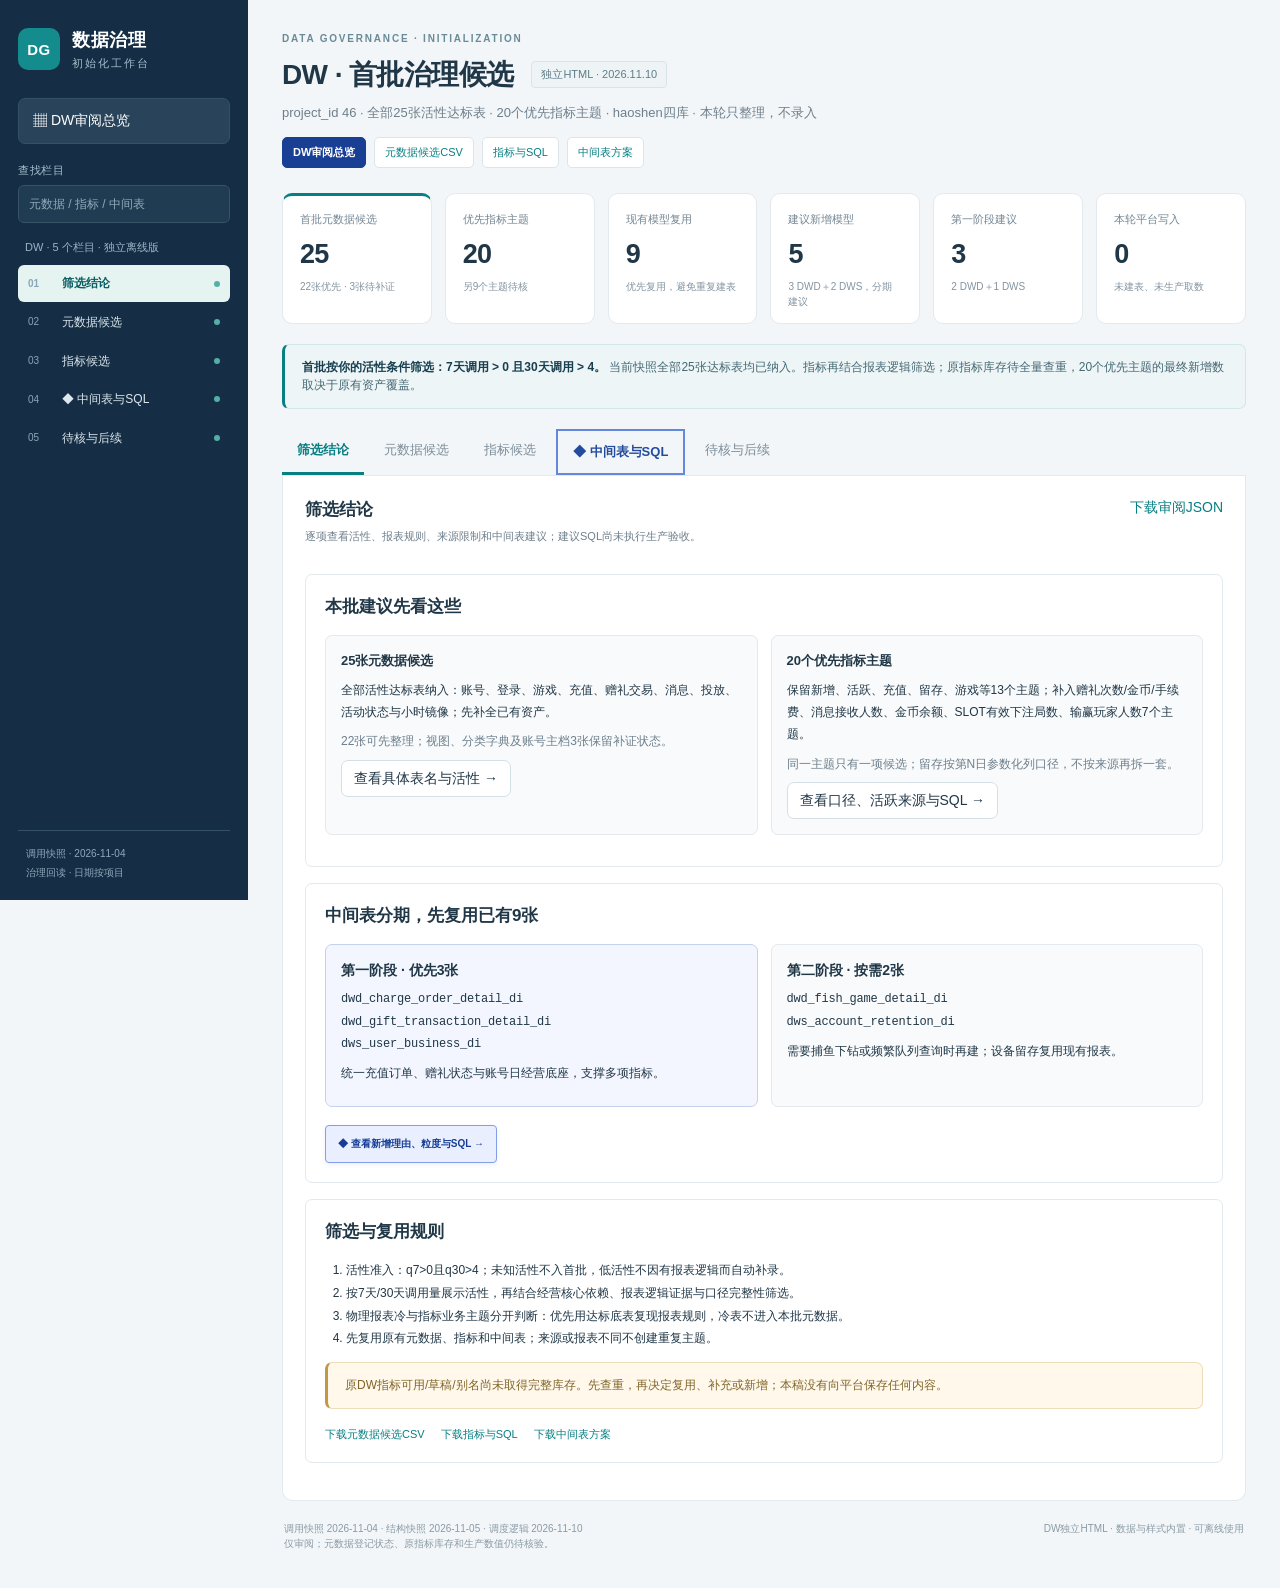
<file: dw-standalone/index.html>
<!doctype html><html lang="zh-CN"><head><meta charset="utf-8"><meta name="viewport" content="width=device-width,initial-scale=1"><title>DW数据治理审阅 · 独立离线版</title><style>[hidden]{display:none!important}
:root{--navy:#152e45;--teal:#087f83;--teal-light:#e5f3f1;--blue:#305eb1;--ink:#203747;--muted:#6d7f8c;--line:#e3e9ed;--bg:#f3f6f8;--amber:#956007;--red:#af4848}*{box-sizing:border-box}body{margin:0;color:var(--ink);background:var(--bg);font-family:Inter,"Segoe UI","Microsoft YaHei",sans-serif;font-size:14px;line-height:1.55}button,input,select{font:inherit}button,a{touch-action:manipulation}button{cursor:pointer;border:1px solid #d5e0e6;border-radius:7px;background:white;color:var(--ink);padding:7px 12px;transition:.15s}button:hover{border-color:var(--teal);background:#f2faf9}button:disabled{cursor:default;color:#acb8c0;border-color:#e9eef1;background:#fafbfc}a{color:var(--teal);text-decoration:none}a:hover{text-decoration:underline}button:focus-visible,a:focus-visible,input:focus-visible,select:focus-visible{outline:3px solid #68bebf;outline-offset:2px}aside{position:fixed;inset:0 auto 0 0;width:248px;background:var(--navy);color:#d9e5ed;padding:27px 18px 18px;display:flex;flex-direction:column;z-index:5}.brand{display:flex;align-items:center;gap:12px;color:#fff;font-weight:700;font-size:18px;letter-spacing:.5px}.brand:hover{text-decoration:none}.brand-icon{background:#148b8c;width:42px;height:42px;display:grid;place-items:center;border-radius:10px;font-size:15px}.brand-sub{font-size:11px;display:block;letter-spacing:2px;color:#a7bdcc;font-weight:400}.side-home{margin:26px 0 18px;text-align:left;background:#28435a;border-color:#365166;color:white;padding:11px 14px}.side-home.active{background:var(--teal);border-color:var(--teal)}.side-search{color:#a9bfce;font-size:11px;letter-spacing:.5px}.side-search input{width:100%;margin-top:6px;background:#203c53;border:1px solid #385366;border-radius:6px;color:#fff;padding:9px 10px;font-size:12px}.side-search input::placeholder{color:#91a9ba}.side-count{font-size:11px;color:#9bb4c5;margin:16px 7px 7px}nav{overflow:auto;flex:1;scrollbar-width:thin;scrollbar-color:#4a6578 transparent}.project-item{display:flex;align-items:center;gap:8px;width:100%;border:0;background:transparent;color:#dce7ee;text-align:left;padding:9px 10px;border-radius:6px;font-size:12px;margin:2px 0}.project-item:hover{background:#29465d}.project-item.active{background:#e6f4f1;color:#095e62;font-weight:600}.project-item .pid{font-variant-numeric:tabular-nums;color:#8ca6b8;font-size:10px;min-width:26px}.project-item .pname{flex:1}.project-item .dot{height:6px;width:6px;border-radius:50%;background:#56afa5;flex:none}.project-item .dot.unknown{background:#d7aa58}.side-footer{font-size:10px;color:#8fa8ba;border-top:1px solid #345166;padding:13px 8px 0;margin-top:12px;line-height:1.9}main{margin-left:248px;padding:31px 34px 16px;max-width:2200px}header{margin-bottom:25px}.eyebrow{font-size:10px;letter-spacing:1.8px;color:#698b98;font-weight:700}.titleline{display:flex;align-items:center;gap:18px;margin:8px 0}h1{font-size:28px;line-height:1.4;margin:0;letter-spacing:-.6px}.date-chip{font-size:11px;padding:4px 9px;color:#5f7d89;border:1px solid #d8e4e9;background:#eef4f6;border-radius:4px;white-space:nowrap}header p{color:var(--muted);font-size:13px;margin:9px 0 14px;max-width:1100px}.header-actions{display:flex;flex-wrap:wrap;gap:8px;align-items:center}.header-actions a,.header-actions button{font-size:11px;background:#fff;border:1px solid #dce5ea;border-radius:5px;padding:6px 10px}.cards{display:grid;grid-template-columns:repeat(6,minmax(100px,1fr));gap:13px;margin-bottom:20px}.card{background:#fff;border:1px solid var(--line);border-radius:10px;padding:17px 17px 13px;position:relative;overflow:hidden}.card:first-child{border-top:3px solid var(--teal);padding-top:15px}.card .label{font-size:11px;color:#728593}.card .value{font-size:27px;font-weight:650;letter-spacing:-.8px;margin:6px 0 3px;font-variant-numeric:tabular-nums}.card .sub{font-size:10px;color:#8394a0}.notice{background:#edf5f6;border:1px solid #d2e7e7;border-left:3px solid var(--teal);padding:13px 17px;border-radius:7px;font-size:12px;margin-bottom:17px;color:#456873}.notice.warning{background:#fff8eb;border-color:#eeddbb;border-left-color:#c49742;color:#806528}.notice strong{color:#183f50}.notice a{margin-left:8px}.tasks{display:grid;grid-template-columns:repeat(3,1fr);gap:10px;margin-bottom:22px}.task{padding:11px 13px;background:#fff;border:1px solid var(--line);border-radius:7px}.task-title{font-weight:600;font-size:11px}.task p{margin:5px 0 0;font-size:10px;color:var(--muted)}.task .badge{float:right;font-size:9px}.section-nav{display:flex;gap:5px;margin:20px 0 0;border-bottom:1px solid var(--line);overflow:auto}.section-nav button{background:transparent;border:0;border-radius:0;padding:11px 15px;color:#7b8d99;white-space:nowrap;font-size:13px;border-bottom:3px solid transparent}.section-nav button[aria-selected=true]{color:var(--teal);border-bottom-color:var(--teal);font-weight:700}.content{background:white;border:1px solid var(--line);border-top:0;border-radius:0 0 10px 10px;padding:21px 22px}.content-top{display:flex;justify-content:space-between;gap:15px;align-items:flex-start;margin-bottom:19px}h2{font-size:17px;margin:0;font-weight:650}.small{font-size:11px;color:var(--muted);margin:5px 0 0}.content-top>button{font-size:11px;white-space:nowrap}.filters{display:flex;gap:12px;align-items:flex-end;flex-wrap:wrap;padding:14px;background:#f6f8fa;border:1px solid #e9eef1;border-radius:7px}.filters label{display:flex;flex-direction:column;font-size:10px;color:#718492;gap:5px}.filters input:not([type=checkbox]),.filters select{height:33px;border:1px solid #dce4e9;border-radius:5px;background:white;color:#3b5465;padding:5px 10px;min-width:145px;font-size:11px}.filters .search-label{flex:1;min-width:210px}.filters .check{flex-direction:row;align-items:center;height:33px;white-space:nowrap}.filters button{font-size:11px;height:33px}.result-meta{display:flex;justify-content:space-between;gap:16px;color:#7a8e9b;font-size:10px;margin:17px 0 10px}.result-meta strong{color:var(--teal)}.table-wrap{overflow:auto;border:1px solid var(--line);border-radius:7px;min-height:180px}table{width:100%;border-collapse:collapse;font-size:11px;text-align:left}th{background:#f1f5f7;color:#667e8d;font-weight:600;padding:11px 12px;white-space:nowrap;position:sticky;top:0;border-bottom:1px solid var(--line)}td{border-bottom:1px solid #edf1f4;padding:13px 12px;vertical-align:top;max-width:380px}tbody tr:last-child td{border:0}tbody tr:hover{background:#f9fcfc}.num{text-align:right;white-space:nowrap;font-variant-numeric:tabular-nums}.name-link{display:block;color:#205a7c;font-weight:600;max-width:390px;word-break:break-word;cursor:pointer;line-height:1.7}.name-link:hover{color:var(--teal);text-decoration:underline}.mono{font-family:Consolas,"SFMono-Regular",monospace;letter-spacing:-.2px}.meta{color:#8b9ba6;font-size:10px;margin-top:4px;line-height:1.65}.clip{max-width:340px;display:-webkit-box;-webkit-line-clamp:2;-webkit-box-orient:vertical;overflow:hidden;color:#6e8291;font-size:10px;line-height:1.7}.nowrap{white-space:nowrap}.badge{display:inline-block;padding:3px 7px;border-radius:4px;background:#edf2f5;color:#697e8c;font-size:10px;white-space:nowrap;font-weight:500}.badge.green{color:#087d74;background:#e5f4ef}.badge.blue{color:#3d69a4;background:#eaf1fc}.badge.amber{color:#966b18;background:#fcf2dc}.badge.red{color:#a95151;background:#fbeded}.badge.grey{color:#8d98a0;background:#f0f2f4}.microbar{display:flex;gap:2px;width:100px;height:4px;border-radius:3px;overflow:hidden;margin-top:7px}.microbar span{background:#74aaa6;min-width:1px}.microbar span:last-child{background:#d9e2e7}.row-action{font-size:10px;padding:5px 8px;border-radius:4px;white-space:nowrap;color:var(--teal)}.empty{padding:60px 30px;text-align:center;color:#879ba6;line-height:1.9}.pagination{display:flex;justify-content:space-between;align-items:center;font-size:10px;color:#889aa5;margin-top:17px}.pagination button{font-size:10px;padding:5px 10px;margin-left:6px}footer{font-size:10px;color:#8a9ba6;padding:20px 2px;display:flex;justify-content:space-between;gap:20px}#loading{padding:15px;color:var(--teal);font-size:12px}dialog{border:0;border-radius:12px;box-shadow:0 20px 90px #102f4866;width:min(1100px,94vw);max-height:90vh;padding:0;color:var(--ink)}dialog::backdrop{background:#0f293e88;backdrop-filter:blur(2px)}.dialog-head{padding:23px 26px 18px;background:#f4f8fa;display:flex;align-items:flex-start;justify-content:space-between;gap:24px;border-bottom:1px solid var(--line);position:sticky;top:0;z-index:1}.dialog-head h2{margin-top:7px;font-size:18px;word-break:break-word}.dialog-head button{font-size:22px;line-height:1;border:0;background:transparent;padding:5px 8px;color:#718b9a}#dialogBody{padding:23px 26px}.detail-grid{display:grid;grid-template-columns:repeat(3,1fr);gap:15px;margin-bottom:18px}.detail-item{font-size:11px;word-break:break-word}.detail-item label{display:block;font-size:10px;color:#8396a2;margin-bottom:4px}.detail-text{white-space:pre-wrap;font-size:12px;line-height:1.9;color:#546e7e;padding:14px 17px;background:#f8fafb;border:1px solid var(--line);border-radius:6px;margin-bottom:16px}h3{font-size:13px;margin:21px 0 10px}pre{font-size:11px;line-height:1.8;background:#173247;color:#dbebf1;padding:20px;border-radius:7px;overflow:auto;white-space:pre-wrap;word-break:break-word;tab-size:2;max-height:520px}.sql-toolbar{display:flex;align-items:center;justify-content:space-between;margin:21px 0 7px;gap:10px}.sql-toolbar h3{margin:0}.sql-toolbar button{font-size:10px}.detail-links{display:flex;flex-wrap:wrap;gap:8px}.detail-links button{font-size:10px;max-width:100%;word-break:break-word;text-align:left}.source-list{font-size:12px;line-height:2.3;color:#667d8c;padding-left:20px}.kicker{color:var(--teal);font-size:11px;font-weight:600}.inline-stat{font-weight:700;color:var(--teal)}
@media(min-width:1700px){main{padding:36px 48px}.cards .value{font-size:32px}table{font-size:12px}.content{padding:25px 28px}}
@media(max-width:1200px){aside{width:214px;padding:23px 13px}main{margin-left:214px;padding:25px 22px}.cards{grid-template-columns:repeat(3,1fr)}.tasks{grid-template-columns:repeat(2,1fr)}.card{padding:13px 15px}.card .value{font-size:26px}.filters{gap:8px}.filters select{min-width:130px}th,td{padding:11px 10px}.content{padding:18px}}
@media(max-width:760px){aside{position:relative;width:100%;height:auto;padding:14px 17px;display:grid;grid-template-columns:1fr auto;gap:8px}.brand{font-size:15px}.brand-icon{width:34px;height:34px;font-size:12px}.brand-sub{font-size:9px}.side-home{margin:0;font-size:11px;align-self:center}.side-search,.side-count,nav,.side-footer{display:none}main{margin:0;padding:21px 13px}h1{font-size:22px}.titleline{gap:10px;justify-content:space-between}.date-chip{font-size:9px}.cards{gap:8px}.card{padding:11px 9px;border-radius:7px}.card .label{font-size:10px}.card .value{font-size:23px}.card .sub{font-size:9px}.tasks{grid-template-columns:1fr}.task{padding:9px 12px}.section-nav button{font-size:11px;padding:10px 12px}.content{padding:15px 10px}.filters{padding:10px}.filters .search-label{width:100%;flex-basis:100%}.filters label:not(.search-label):not(.check){flex:1}.filters select{min-width:110px;width:100%}.content-top{margin-bottom:12px}h2{font-size:15px}.notice{font-size:11px;padding:10px 12px}.table-wrap{border-radius:5px}table{min-width:800px}footer{display:block;font-size:9px}footer span{display:block;margin-top:6px}.detail-grid{grid-template-columns:repeat(2,1fr);gap:12px}#dialogBody{padding:17px}.dialog-head{padding:17px}.dialog-head h2{font-size:16px}.detail-text{font-size:11px;padding:12px}pre{font-size:10px;padding:13px}.header-actions{gap:5px}.header-actions a,.header-actions button{font-size:10px;padding:5px 7px}}

/* 2026-11-06 项目类型与中间表入口 */
.project-kind{display:block;font-size:10px;font-weight:500;color:#758297;line-height:1.3;margin-top:3px}.project-kind.game{color:#16805c}.project-kind.non_game{color:#5877a6}.pname{overflow:hidden}.model-cta{background:#e9efff!important;color:#163d96!important;border:1px solid #839de6!important;font-weight:750!important;padding:10px 12px!important;white-space:normal!important;min-width:155px;box-shadow:0 2px 5px #244d9515}.model-cta:hover{background:#dce5ff!important;box-shadow:0 3px 10px #244d9530}.section-nav [data-view="models"]{border:2px solid #6588df;font-weight:800;color:#234b9e}.section-nav [data-view="models"][aria-selected="true"]{background:#193f95;color:white}.execution-link{background:#193f95;color:white!important;font-weight:700}.table-wrap td:last-child:has(.model-cta){position:sticky;right:0;z-index:1;background:#f4f7ff;box-shadow:-4px 0 6px #244d9510}.table-wrap:has(.model-cta) th:last-child{position:sticky;right:0;z-index:2;background:#edf3ff}
</style><style>
.header-actions .execution-link{background:#193f95;border-color:#193f95;color:white!important}
#content>section{border:1px solid var(--line);border-radius:7px;padding:19px;background:white;margin-bottom:16px}#content h2{margin:0 0 14px}#content h3{margin:0 0 8px}#content p{margin:7px 0;font-size:12px;line-height:1.85}.grid,.phase{display:grid;grid-template-columns:repeat(2,minmax(0,1fr));gap:13px}.item{background:#f8fafb;border:1px solid var(--line);border-radius:7px;padding:15px;margin-bottom:12px}.item h3{font-size:13px}.phase{margin:12px 0 18px}.phase>div{padding:15px;border:1px solid var(--line);border-radius:7px;background:#f8fafb}.phase>div:first-child{border-color:#c4d2ee;background:#f3f6ff}.model{border-left:3px solid #83aaa9!important}.model.new{border-left-color:var(--blue)!important}.model-head{display:flex;align-items:center;justify-content:space-between;gap:10px;flex-wrap:wrap}.stage{font-size:10px;color:var(--blue);font-weight:650}details{margin:9px 0}summary{font-size:11px;font-weight:600;color:var(--teal);cursor:pointer}.long{min-width:235px}.name{min-width:190px}.focus{white-space:normal}.inline-links{display:flex;flex-wrap:wrap;gap:16px;font-size:11px}#content ul,#content ol{padding-left:21px;font-size:12px;line-height:1.9}#content .table-wrap table{min-width:1100px}.dialog-body{padding:23px 26px;overflow:auto;max-height:72vh}.dialog-body section{border:1px solid var(--line);border-radius:7px;padding:17px;margin-bottom:15px}.dialog-body p,.dialog-body li{font-size:12px;line-height:1.9}.dialog-body h3{margin:0 0 10px}.filters:empty{display:none}.muted{color:var(--muted)}@media(max-width:1100px){.grid,.phase{grid-template-columns:1fr}.content{padding:17px}}@media(max-width:760px){#content>section{padding:14px}.long{min-width:230px}.dialog-body{padding:17px}}
</style></head><body><aside><a class="brand" href="#overview" data-view="overview"><span class="brand-icon">DG</span><span>数据治理<span class="brand-sub">初始化工作台</span></span></a><button id="allProjects" class="side-home">▦ DW审阅总览</button><label class="side-search">查找栏目<input id="projectSearch" placeholder="元数据 / 指标 / 中间表"></label><div class="side-count" id="sideCount"></div><nav id="projectNav" aria-label="项目清单"></nav><div class="side-footer">调用快照 · 2026-11-04<br>治理回读 · 日期按项目</div></aside><main><header><div class="eyebrow">DATA GOVERNANCE · INITIALIZATION</div><div class="titleline"><h1>DW · 首批治理候选</h1><span class="date-chip">独立HTML · 2026.11.10</span></div><p>project_id 46 · 全部25张活性达标表 · 20个优先指标主题 · haoshen四库 · 本轮只整理，不录入</p><div class="header-actions"><a class="execution-link" href="#overview" data-view="overview">DW审阅总览</a><a href="#export" data-export="metadata">元数据候选CSV</a><a href="#export" data-export="metrics">指标与SQL</a><a href="#export" data-export="models">中间表方案</a></div></header>
<div class="cards"><div class="card"><div class="label">首批元数据候选</div><div class="value">25</div><div class="sub">22张优先 · 3张待补证</div></div><div class="card"><div class="label">优先指标主题</div><div class="value">20</div><div class="sub">另9个主题待核</div></div><div class="card"><div class="label">现有模型复用</div><div class="value">9</div><div class="sub">优先复用，避免重复建表</div></div><div class="card"><div class="label">建议新增模型</div><div class="value">5</div><div class="sub">3 DWD＋2 DWS，分期建议</div></div><div class="card"><div class="label">第一阶段建议</div><div class="value">3</div><div class="sub">2 DWD＋1 DWS</div></div><div class="card"><div class="label">本轮平台写入</div><div class="value">0</div><div class="sub">未建表、未生产取数</div></div></div>
<div class="notice"><strong>首批按你的活性条件筛选：7天调用 &gt; 0 且30天调用 &gt; 4。</strong> 当前快照全部25张达标表均已纳入。指标再结合报表逻辑筛选；原指标库存待全量查重，20个优先主题的最终新增数取决于原有资产覆盖。</div>
<div id="tabs" class="section-nav" role="tablist" aria-label="首批治理审阅"></div><section class="content"><div class="content-top"><div><h2 id="sectionTitle">筛选结论</h2><p class="small">逐项查看活性、报表规则、来源限制和中间表建议；建议SQL尚未执行生产验收。</p></div><a href="#export" data-export="json">下载审阅JSON</a></div><div id="toolbar" class="filters"></div><div id="resultMeta" class="result-meta"></div><div id="content"></div></section>
<footer><span>调用快照 2026-11-04 · 结构快照 2026-11-05 · 调度逻辑 2026-11-10<br>仅审阅；元数据登记状态、原指标库存和生产数值仍待核验。</span><span>DW独立HTML · 数据与样式内置 · 可离线使用</span></footer></main>
<dialog id="detail"><div class="dialog-head"><div><div class="eyebrow">DW · 候选审阅</div><h2 id="detailTitle"></h2></div><button id="close" aria-label="关闭">×</button></div><div id="detailBody" class="dialog-body"></div></dialog>
<script id="data" type="application/json">{"project_id":46,"project_name":"DW","date":"2026-11-10","scope":"haoshen_ods / haoshen_dwd / haoshen_dws / haoshen_ads","selection_method":["活性准入：q7>0且q30>4；未知活性不入首批，低活性不因有报表逻辑而自动补录。","按7天/30天调用量展示活性，再结合经营核心依赖、报表逻辑证据与口径完整性筛选。","物理报表冷与指标业务主题分开判断：优先用达标底表复现报表规则，冷表不进入本批元数据。","先复用原有元数据、指标和中间表；来源或报表不同不创建重复主题。"],"counts":{"eligible_metadata":25,"priority_metadata":22,"metadata_wait_evidence":3,"remaining_eligible_metadata":0,"priority_metric_themes":20,"metric_themes_wait_definition":9,"existing_models_reuse":9,"recommended_new_dwd":3,"recommended_new_dws":2,"build_first_phase":3,"platform_writes":0,"production_queries":0},"activity_snapshot":"2026-11-04","report_snapshot":"2026-11-10","metadata_snapshot":"2026-11-05","metadata":[{"project_id":"46","table":"haoshen_ods.app_login_log","usage_name":"haoshen_ods.app_login_log","database":"haoshen_ods","title":"登录日志表","raw_comment":"登录日志表","layer":"ODS","association":"调用记录明确关联","has_schema":true,"dropped":false,"q30":146,"q7":12,"level":"高活跃","days":15,"users":5,"last_query":"2026-11-03 11:41:04","stat_date":"2026-11-04","field_count":27,"missing_comments":0,"governance_fields":0,"keys":["all_id","login_date"],"partition":"login_date","data_model":"PRIMARY","table_type":"BASE TABLE","engine":"starrocks","row_count":"201060888","collected_at":"2026-11-05 01:06:52","schema_file":"data/schemas/haoshen_ods.json","domain":"玩家域","process":"登录","definition":"账号登录事件明细。现有dwd_user_login_di按登录自然日、user_id去重；dwd_user_mac_login_di保留账号与非空设备组合。","grain":"源采集键all_id×login_date；账号日去重请复用DWD。","time":"login_date","risk":"原始登录日志未按BS名单过滤；与快照last_login_date且排除BS的报表活跃用户不等价。","confidence":"已结合2026-11-10原生调度导出与2026-11-05结构快照核对；未执行生产查询","platform_status":"未逐表核验","platform_verified":"","in_connection_scope":false,"curated":true,"first_batch_activity":true,"first_batch":true,"batch":"首批候选","review_evidence":["结构快照：2026-11-05 01:06:52","调度定义：写入2条（flag=YES且工作流ONLINE 2条），引用28条；不代表任务执行成功"],"review_family":"login","review_stage":"调度定义核对稿，未录入","review_questions":["原始登录日志未按BS名单过滤；与快照last_login_date且排除BS的报表活跃用户不等价。"],"scheduler_writer_count":2,"scheduler_enabled_writer_count":2,"scheduler_reader_count":28,"shortlist_20261110":"优先补充元数据","shortlist_reason":"核对登录事件活跃与报表快照活跃的差异，支撑已有登录DWD复用。","selection":"优先补充元数据","selection_reason":"核对登录事件活跃与报表快照活跃的差异，支撑已有登录DWD复用。","report_usage":[],"writer_tasks":[{"task":"app_login_log","task_code":22578324519780,"task_version":1,"type":"DATAX","flag":"YES","definition_online":true,"workflows":[{"name":"gcstarlog_partition_month","version":7,"release":"ONLINE","cron":"0 45 0 * * ? *","timezone":"Asia/Shanghai","parameters":[{"prop":"bizdate","direct":"IN","type":"VARCHAR","value":"$[yyyyMMdd-1]"},{"prop":"today","direct":"IN","type":"VARCHAR","value":"$[yyyyMMdd]"}]}]},{"task":"app_login_log","task_code":22578324545635,"task_version":1,"type":"DATAX","flag":"YES","definition_online":true,"workflows":[{"name":"半小时任务","version":2,"release":"ONLINE","cron":"2 1/30 * * * ? *","timezone":"Asia/Shanghai","parameters":[]}]}],"metadata_exists_on_platform":"未逐表核验；优先补全已有资产，不认定全部需要新增"},{"project_id":"46","table":"haoshen_ods.user_info","usage_name":"haoshen_ods.user_info","database":"haoshen_ods","title":"用户属性表","raw_comment":"用户属性表","layer":"ODS","association":"调用记录明确关联","has_schema":true,"dropped":false,"q30":126,"q7":36,"level":"高活跃","days":17,"users":3,"last_query":"2026-11-04 09:19:11","stat_date":"2026-11-04","field_count":50,"missing_comments":1,"governance_fields":0,"keys":["user_id"],"partition":"","data_model":"PRIMARY","table_type":"BASE TABLE","engine":"starrocks","row_count":"2925820","collected_at":"2026-11-05 01:06:52","schema_file":"data/schemas/haoshen_ods.json","domain":"玩家域","process":"玩家基础信息","definition":"专区账号当前属性；reg_date表示首次玩专区时间，last_login_date是最后登录专区时间。","grain":"当前账号user_id；不是日快照。","time":"reg_date / last_login_date","risk":"历史业务日应取DWD日快照；直接用当前主档重算历史会受状态更新影响。","confidence":"已结合2026-11-10原生调度导出与2026-11-05结构快照核对；未执行生产查询","platform_status":"未逐表核验","platform_verified":"","in_connection_scope":false,"curated":true,"first_batch_activity":true,"first_batch":true,"batch":"首批候选","review_evidence":["结构快照：2026-11-05 01:06:52","调度定义：写入1条（flag=YES且工作流ONLINE 1条），引用13条；不代表任务执行成功"],"review_family":"profile","review_stage":"调度定义核对稿，未录入","review_questions":["历史业务日应取DWD日快照；直接用当前主档重算历史会受状态更新影响。"],"scheduler_writer_count":1,"scheduler_enabled_writer_count":1,"scheduler_reader_count":13,"shortlist_20261110":"优先补充元数据","shortlist_reason":"解释专区首次进入、当前账号状态与日快照来源。","selection":"优先补充元数据","selection_reason":"解释专区首次进入、当前账号状态与日快照来源。","report_usage":[],"writer_tasks":[{"task":"user_info","task_code":22578324532966,"task_version":3,"type":"DATAX","flag":"YES","definition_online":true,"workflows":[{"name":"gcstar_零点","version":18,"release":"ONLINE","cron":"0 10 0 * * ? *","timezone":"Asia/Shanghai","parameters":[{"prop":"bizdate","direct":"IN","type":"VARCHAR","value":"$[yyyyMMdd-1]"},{"prop":"today","direct":"IN","type":"VARCHAR","value":"$[yyyyMMdd]"}]}]}],"metadata_exists_on_platform":"未逐表核验；优先补全已有资产，不认定全部需要新增"},{"project_id":"46","table":"haoshen_ods.slot_main_log","usage_name":"haoshen_ods.slot_main_log","database":"haoshen_ods","title":"SLOT游戏日志表","raw_comment":"SLOT游戏日志表","layer":"ODS","association":"调用记录明确关联","has_schema":true,"dropped":false,"q30":125,"q7":22,"level":"高活跃","days":20,"users":5,"last_query":"2026-11-04 21:26:28","stat_date":"2026-11-04","field_count":96,"missing_comments":0,"governance_fields":0,"keys":["id","log_date"],"partition":"log_date","data_model":"PRIMARY","table_type":"BASE TABLE","engine":"starrocks","row_count":"64904010997","collected_at":"2026-11-05 01:06:52","schema_file":"data/schemas/haoshen_ods.json","domain":"游戏域","process":"slot游戏","definition":"SLOT事件明细，包含下注、赢分、控制类型、房间及play_time；日增量原样投影到既有DWD。","grain":"源id×log_date；记录数不自动等于有效下注局数。","time":"log_date","risk":"DWD只按日窗口投影，不做业务过滤；不同ADS/DWS的control_level排除条件不同，不能直接替换。","confidence":"已结合2026-11-10原生调度导出与2026-11-05结构快照核对；未执行生产查询","platform_status":"未逐表核验","platform_verified":"","in_connection_scope":false,"curated":true,"first_batch_activity":true,"first_batch":true,"batch":"首批候选","review_evidence":["结构快照：2026-11-05 01:06:52","调度定义：写入1条（flag=YES且工作流ONLINE 1条），引用36条；不代表任务执行成功"],"review_family":"game","review_stage":"调度定义核对稿，未录入","review_questions":["DWD只按日窗口投影，不做业务过滤；不同ADS/DWS的control_level排除条件不同，不能直接替换。"],"scheduler_writer_count":1,"scheduler_enabled_writer_count":1,"scheduler_reader_count":36,"shortlist_20261110":"优先补充元数据","shortlist_reason":"SLOT原始行为、玩分/赢分与控制参数来源。","selection":"优先补充元数据","selection_reason":"SLOT原始行为、玩分/赢分与控制参数来源。","report_usage":[],"writer_tasks":[{"task":"slot_main_log","task_code":22578324545637,"task_version":1,"type":"DATAX","flag":"YES","definition_online":true,"workflows":[{"name":"半小时任务","version":2,"release":"ONLINE","cron":"2 1/30 * * * ? *","timezone":"Asia/Shanghai","parameters":[]}]}],"metadata_exists_on_platform":"未逐表核验；优先补全已有资产，不认定全部需要新增"},{"project_id":"46","table":"haoshen_ads.ads_plat_coin_child_di","usage_name":"haoshen_ads.ads_plat_coin_child_di","database":"haoshen_ads","title":"平台金币统计-其他项分类","raw_comment":"平台金币统计-其他项分类","layer":"ADS","association":"调用记录明确关联","has_schema":true,"dropped":false,"q30":105,"q7":27,"level":"高活跃","days":30,"users":2,"last_query":"2026-11-04 09:01:13","stat_date":"2026-11-04","field_count":7,"missing_comments":0,"governance_fields":0,"keys":["id","log_date"],"partition":"log_date","data_model":"PRIMARY","table_type":"BASE TABLE","engine":"starrocks","row_count":"404607","collected_at":"2026-11-05 01:06:52","schema_file":"data/schemas/haoshen_ads.json","domain":"经济域","process":"金币流水","definition":"平台经济分类中间结果；table_name与两级values_dimension决定value1、value2的含义。","grain":"日×来源table_name×分类维度；含多条不同业务分支。","time":"log_date","risk":"禁止把value1跨来源盲目加总；充值金币与现金充值金额分开。","confidence":"已结合2026-11-10原生调度导出与2026-11-05结构快照核对；未执行生产查询","platform_status":"未逐表核验","platform_verified":"","in_connection_scope":false,"curated":true,"first_batch_activity":true,"first_batch":true,"batch":"首批候选","review_evidence":["结构快照：2026-11-05 01:06:52","调度定义：写入9条（flag=YES且工作流ONLINE 9条），引用9条；不代表任务执行成功"],"review_family":"report","review_stage":"调度定义核对稿，未录入","review_questions":["禁止把value1跨来源盲目加总；充值金币与现金充值金额分开。"],"scheduler_writer_count":9,"scheduler_enabled_writer_count":9,"scheduler_reader_count":9,"shortlist_20261110":"优先补充元数据","shortlist_reason":"高频经济分类结果，先补清value与分类字段的逐来源含义。","selection":"优先补充元数据","selection_reason":"高频经济分类结果，先补清value与分类字段的逐来源含义。","report_usage":[],"writer_tasks":[{"task":"free_get_money_log1","task_code":22578389845220,"task_version":1,"type":"SQL","flag":"YES","definition_online":true,"workflows":[{"name":"ads_plat_coin_di","version":5,"release":"ONLINE","cron":"0 17 4 * * ? *","timezone":"Asia/Shanghai","parameters":[{"prop":"bizdate","direct":"IN","type":"VARCHAR","value":"$[yyyy-MM-dd-1]"}]}]},{"task":"user_prop_info","task_code":22578389845221,"task_version":1,"type":"SQL","flag":"YES","definition_online":true,"workflows":[{"name":"ads_plat_coin_di","version":5,"release":"ONLINE","cron":"0 17 4 * * ? *","timezone":"Asia/Shanghai","parameters":[{"prop":"bizdate","direct":"IN","type":"VARCHAR","value":"$[yyyy-MM-dd-1]"}]}]},{"task":"task_coin_info","task_code":22578389845222,"task_version":1,"type":"SQL","flag":"YES","definition_online":true,"workflows":[{"name":"ads_plat_coin_di","version":5,"release":"ONLINE","cron":"0 17 4 * * ? *","timezone":"Asia/Shanghai","parameters":[{"prop":"bizdate","direct":"IN","type":"VARCHAR","value":"$[yyyy-MM-dd-1]"}]}]},{"task":"prop_info_log1","task_code":22578389845223,"task_version":1,"type":"SQL","flag":"YES","definition_online":true,"workflows":[{"name":"ads_plat_coin_di","version":5,"release":"ONLINE","cron":"0 17 4 * * ? *","timezone":"Asia/Shanghai","parameters":[{"prop":"bizdate","direct":"IN","type":"VARCHAR","value":"$[yyyy-MM-dd-1]"}]}]},{"task":"slot_main_log","task_code":22578389845224,"task_version":1,"type":"SQL","flag":"YES","definition_online":true,"workflows":[{"name":"ads_plat_coin_di","version":5,"release":"ONLINE","cron":"0 17 4 * * ? *","timezone":"Asia/Shanghai","parameters":[{"prop":"bizdate","direct":"IN","type":"VARCHAR","value":"$[yyyy-MM-dd-1]"}]}]},{"task":"force_statement_log","task_code":22578389845225,"task_version":1,"type":"SQL","flag":"YES","definition_online":true,"workflows":[{"name":"ads_plat_coin_di","version":5,"release":"ONLINE","cron":"0 17 4 * * ? *","timezone":"Asia/Shanghai","parameters":[{"prop":"bizdate","direct":"IN","type":"VARCHAR","value":"$[yyyy-MM-dd-1]"}]}]},{"task":"activity_items_log","task_code":22578389845226,"task_version":1,"type":"SQL","flag":"YES","definition_online":true,"workflows":[{"name":"ads_plat_coin_di","version":5,"release":"ONLINE","cron":"0 17 4 * * ? *","timezone":"Asia/Shanghai","parameters":[{"prop":"bizdate","direct":"IN","type":"VARCHAR","value":"$[yyyy-MM-dd-1]"}]}]},{"task":"charger_order_info","task_code":22578389845227,"task_version":2,"type":"SQL","flag":"YES","definition_online":true,"workflows":[{"name":"ads_plat_coin_di","version":5,"release":"ONLINE","cron":"0 17 4 * * ? *","timezone":"Asia/Shanghai","parameters":[{"prop":"bizdate","direct":"IN","type":"VARCHAR","value":"$[yyyy-MM-dd-1]"}]}]},{"task":"gem_get_log","task_code":22578389845228,"task_version":1,"type":"SQL","flag":"YES","definition_online":true,"workflows":[{"name":"ads_plat_coin_di","version":5,"release":"ONLINE","cron":"0 17 4 * * ? *","timezone":"Asia/Shanghai","parameters":[{"prop":"bizdate","direct":"IN","type":"VARCHAR","value":"$[yyyy-MM-dd-1]"}]}]}],"metadata_exists_on_platform":"未逐表核验；优先补全已有资产，不认定全部需要新增"},{"project_id":"46","table":"haoshen_ads.total_game_report","usage_name":"haoshen_ads.total_game_report","database":"haoshen_ads","title":"游戏信息汇总","raw_comment":"游戏信息汇总","layer":"ADS","association":"调用记录明确关联","has_schema":true,"dropped":false,"q30":79,"q7":27,"level":"中活跃","days":22,"users":2,"last_query":"2026-11-04 20:29:57","stat_date":"2026-11-04","field_count":34,"missing_comments":5,"governance_fields":0,"keys":["log_date","game_id","game_type","room_type"],"partition":"","data_model":"PRIMARY","table_type":"BASE TABLE","engine":"starrocks","row_count":"930344","collected_at":"2026-11-05 01:06:52","schema_file":"data/schemas/haoshen_ads.json","domain":"游戏域","process":"游戏结算","definition":"按游戏、房间、游戏类型汇总SLOT与捕鱼事件，包含人数、局数、时长、玩分和赢分。","grain":"日×game_id×game_type×room_type及GROUPING SETS汇总行。","time":"log_date","risk":"-1表示汇总层级，查询只能选定一个层级；game_type 1和5归并为1。账号须存在同日DWD快照。","confidence":"已结合2026-11-10原生调度导出与2026-11-05结构快照核对；未执行生产查询","platform_status":"未逐表核验","platform_verified":"","in_connection_scope":false,"curated":true,"first_batch_activity":true,"first_batch":true,"batch":"首批候选","review_evidence":["结构快照：2026-11-05 01:06:52","调度定义：写入2条（flag=YES且工作流ONLINE 2条），引用4条；不代表任务执行成功"],"review_family":"report","review_stage":"调度定义核对稿，未录入","review_questions":["-1表示汇总层级，查询只能选定一个层级；game_type 1和5归并为1。账号须存在同日DWD快照。"],"scheduler_writer_count":2,"scheduler_enabled_writer_count":2,"scheduler_reader_count":4,"shortlist_20261110":"优先补充元数据","shortlist_reason":"直接复用游戏人数与SLOT玩分/赢分，明确汇总层级。","selection":"优先补充元数据","selection_reason":"直接复用游戏人数与SLOT玩分/赢分，明确汇总层级。","report_usage":["游戏用户数","SLOT总玩分","SLOT总赢分","SLOT有效下注局数","输赢玩家人数"],"writer_tasks":[{"task":"total_game_report","task_code":22578389770337,"task_version":3,"type":"SQL","flag":"YES","definition_online":true,"workflows":[{"name":"total_game_report","version":6,"release":"ONLINE","cron":"0 17 4 * * ? *","timezone":"Asia/Shanghai","parameters":[{"prop":"bizdate","direct":"IN","type":"VARCHAR","value":"$[yyyy-MM-dd-1]"}]}]},{"task":"total_game_report_玩分占比","task_code":22578389770342,"task_version":1,"type":"SQL","flag":"YES","definition_online":true,"workflows":[{"name":"total_game_report","version":6,"release":"ONLINE","cron":"0 17 4 * * ? *","timezone":"Asia/Shanghai","parameters":[{"prop":"bizdate","direct":"IN","type":"VARCHAR","value":"$[yyyy-MM-dd-1]"}]}]}],"metadata_exists_on_platform":"未逐表核验；优先补全已有资产，不认定全部需要新增"},{"project_id":"46","table":"haoshen_ads.ads_device_retention_di","usage_name":"haoshen_ads.ads_device_retention_di","database":"haoshen_ads","title":"设备留存日报表","raw_comment":"设备留存日报表","layer":"ADS","association":"调用记录明确关联","has_schema":true,"dropped":false,"q30":77,"q7":30,"level":"中活跃","days":21,"users":2,"last_query":"2026-11-04 09:01:47","stat_date":"2026-11-04","field_count":20,"missing_comments":0,"governance_fields":0,"keys":["log_date","agent_id","country_code","open_state"],"partition":"","data_model":"PRIMARY","table_type":"BASE TABLE","engine":"starrocks","row_count":"46394","collected_at":"2026-11-05 01:06:52","schema_file":"data/schemas/haoshen_ads.json","domain":"玩家域","process":"玩家设备","definition":"由设备日快照计算激活、活跃及新设备第2/3/7/30日留存。country_code分TW/非TW，另有渠道和open_state切片。","grain":"日×agent_id×country_code×open_state及汇总层级。","time":"log_date（回访日）","risk":"D+1/2/6/29；分母COUNT(mac)、分子COUNT DISTINCT mac，须验证快照设备唯一性。源任务分母为0返回0；分析时须保留分母。","confidence":"已结合2026-11-10原生调度导出与2026-11-05结构快照核对；未执行生产查询","platform_status":"未逐表核验","platform_verified":"","in_connection_scope":false,"curated":true,"first_batch_activity":true,"first_batch":true,"batch":"首批候选","review_evidence":["结构快照：2026-11-05 01:06:52","调度定义：写入1条（flag=YES且工作流ONLINE 1条），引用1条；不代表任务执行成功"],"review_family":"report","review_stage":"调度定义核对稿，未录入","review_questions":["D+1/2/6/29；分母COUNT(mac)、分子COUNT DISTINCT mac，须验证快照设备唯一性。源任务分母为0返回0；分析时须保留分母。"],"scheduler_writer_count":1,"scheduler_enabled_writer_count":1,"scheduler_reader_count":1,"shortlist_20261110":"优先补充元数据","shortlist_reason":"直接复用新增设备及设备留存，保留分子分母和原零值政策。","selection":"优先补充元数据","selection_reason":"直接复用新增设备及设备留存，保留分子分母和原零值政策。","report_usage":["新增设备数","新增设备留存率"],"writer_tasks":[{"task":"ads_device_retention_di","task_code":22578389866721,"task_version":1,"type":"SQL","flag":"YES","definition_online":true,"workflows":[{"name":"ads_device_retention_di","version":3,"release":"ONLINE","cron":"0 23 4 * * ? *","timezone":"Asia/Shanghai","parameters":[{"prop":"bizdate","direct":"IN","type":"VARCHAR","value":"$[yyyy-MM-dd-1]"}]}]}],"metadata_exists_on_platform":"未逐表核验；优先补全已有资产，不认定全部需要新增"},{"project_id":"46","table":"haoshen_ads.ads_plat_coin_di","usage_name":"haoshen_ads.ads_plat_coin_di","database":"haoshen_ads","title":"平台金币统计-配置分类","raw_comment":"平台金币统计-配置分类","layer":"ADS","association":"调用记录明确关联","has_schema":true,"dropped":false,"q30":73,"q7":28,"level":"中活跃","days":21,"users":2,"last_query":"2026-11-04 09:01:13","stat_date":"2026-11-04","field_count":5,"missing_comments":0,"governance_fields":0,"keys":["id","log_date"],"partition":"log_date","data_model":"PRIMARY","table_type":"BASE TABLE","engine":"starrocks","row_count":"28486","collected_at":"2026-11-05 01:06:52","schema_file":"data/schemas/haoshen_ads.json","domain":"经济域","process":"金币流水","definition":"按日期、来源表及业务类型计算经济数值。不同分支分别使用赠币金额、活动币差额、道具折值、宝石折值。","grain":"日×table_name×type。","time":"log_date","risk":"value并非统一现金单位；宝石分支乘100，道具分支乘prop_value。必须保留来源与分类。","confidence":"已结合2026-11-10原生调度导出与2026-11-05结构快照核对；未执行生产查询","platform_status":"未逐表核验","platform_verified":"","in_connection_scope":false,"curated":true,"first_batch_activity":true,"first_batch":true,"batch":"首批候选","review_evidence":["结构快照：2026-11-05 01:06:52","调度定义：写入4条（flag=YES且工作流ONLINE 4条），引用4条；不代表任务执行成功"],"review_family":"report","review_stage":"调度定义核对稿，未录入","review_questions":["value并非统一现金单位；宝石分支乘100，道具分支乘prop_value。必须保留来源与分类。"],"scheduler_writer_count":4,"scheduler_enabled_writer_count":4,"scheduler_reader_count":4,"shortlist_20261110":"优先补充元数据","shortlist_reason":"经济分类报表的源字段与计量解释，统一产消指标暂缓。","selection":"优先补充元数据","selection_reason":"经济分类报表的源字段与计量解释，统一产消指标暂缓。","report_usage":[],"writer_tasks":[{"task":"free_get_money_log","task_code":22578389845217,"task_version":1,"type":"SQL","flag":"YES","definition_online":true,"workflows":[{"name":"ads_plat_coin_di","version":5,"release":"ONLINE","cron":"0 17 4 * * ? *","timezone":"Asia/Shanghai","parameters":[{"prop":"bizdate","direct":"IN","type":"VARCHAR","value":"$[yyyy-MM-dd-1]"}]}]},{"task":"luck_draw_log","task_code":22578389845218,"task_version":1,"type":"SQL","flag":"YES","definition_online":true,"workflows":[{"name":"ads_plat_coin_di","version":5,"release":"ONLINE","cron":"0 17 4 * * ? *","timezone":"Asia/Shanghai","parameters":[{"prop":"bizdate","direct":"IN","type":"VARCHAR","value":"$[yyyy-MM-dd-1]"}]}]},{"task":"prop_info_log","task_code":22578389845219,"task_version":1,"type":"SQL","flag":"YES","definition_online":true,"workflows":[{"name":"ads_plat_coin_di","version":5,"release":"ONLINE","cron":"0 17 4 * * ? *","timezone":"Asia/Shanghai","parameters":[{"prop":"bizdate","direct":"IN","type":"VARCHAR","value":"$[yyyy-MM-dd-1]"}]}]},{"task":"gem_get_log","task_code":22578389845229,"task_version":1,"type":"SQL","flag":"YES","definition_online":true,"workflows":[{"name":"ads_plat_coin_di","version":5,"release":"ONLINE","cron":"0 17 4 * * ? *","timezone":"Asia/Shanghai","parameters":[{"prop":"bizdate","direct":"IN","type":"VARCHAR","value":"$[yyyy-MM-dd-1]"}]}]}],"metadata_exists_on_platform":"未逐表核验；优先补全已有资产，不认定全部需要新增"},{"project_id":"46","table":"haoshen_ods.luck_draw_log","usage_name":"haoshen_ods.luck_draw_log","database":"haoshen_ods","title":"OLAP","raw_comment":"OLAP","layer":"ODS","association":"调用记录明确关联","has_schema":true,"dropped":false,"q30":60,"q7":56,"level":"中活跃","days":5,"users":2,"last_query":"2026-11-04 11:33:59","stat_date":"2026-11-04","field_count":29,"missing_comments":25,"governance_fields":0,"keys":["id","log_date"],"partition":"log_date","data_model":"PRIMARY","table_type":"BASE TABLE","engine":"starrocks","row_count":"628559244","collected_at":"2026-11-05 01:06:52","schema_file":"data/schemas/haoshen_ods.json","domain":"运营域","process":"活动领奖","definition":"活动抽奖记录，包含活动类型、阶段、奖励以及活动币前后余额；可支撑参与人数和奖励发放分析。","grain":"源id×log_date；奖励/兑换状态以字段分别判断。","time":"log_date / reward_date / exchange_date","risk":"dws_log_total_di按dimension和num_dimension复用字段num1/num2；人数不可跨活动直接相加。","confidence":"已结合2026-11-10原生调度导出与2026-11-05结构快照核对；未执行生产查询","platform_status":"未逐表核验","platform_verified":"","in_connection_scope":false,"curated":true,"first_batch_activity":true,"first_batch":true,"batch":"首批候选","review_evidence":["结构快照：2026-11-05 01:06:52","调度定义：写入2条（flag=YES且工作流ONLINE 2条），引用82条；不代表任务执行成功"],"review_family":"other","review_stage":"调度定义核对稿，未录入","review_questions":["dws_log_total_di按dimension和num_dimension复用字段num1/num2；人数不可跨活动直接相加。"],"scheduler_writer_count":2,"scheduler_enabled_writer_count":2,"scheduler_reader_count":82,"shortlist_20261110":"优先补充元数据","shortlist_reason":"高活性活动日志，可提取活动参与人数。","selection":"优先补充元数据","selection_reason":"高活性活动日志，可提取活动参与人数。","report_usage":["抽奖参与用户数"],"writer_tasks":[{"task":"luck_draw_log","task_code":22578324519905,"task_version":1,"type":"DATAX","flag":"YES","definition_online":true,"workflows":[{"name":"gcstarlog_partition_month","version":7,"release":"ONLINE","cron":"0 45 0 * * ? *","timezone":"Asia/Shanghai","parameters":[{"prop":"bizdate","direct":"IN","type":"VARCHAR","value":"$[yyyyMMdd-1]"},{"prop":"today","direct":"IN","type":"VARCHAR","value":"$[yyyyMMdd]"}]}]},{"task":"luck_draw_log","task_code":22578324545641,"task_version":1,"type":"DATAX","flag":"YES","definition_online":true,"workflows":[{"name":"半小时任务","version":2,"release":"ONLINE","cron":"2 1/30 * * * ? *","timezone":"Asia/Shanghai","parameters":[]}]}],"metadata_exists_on_platform":"未逐表核验；优先补全已有资产，不认定全部需要新增"},{"project_id":"46","table":"haoshen_ods.ad_af_push_di","usage_name":"haoshen_ods.ad_af_push_di","database":"haoshen_ods","title":"海外广告设备pushapi","raw_comment":"海外广告设备pushapi","layer":"ODS","association":"调用记录明确关联","has_schema":true,"dropped":false,"q30":45,"q7":3,"level":"中活跃","days":5,"users":2,"last_query":"2026-11-03 17:34:24","stat_date":"2026-11-04","field_count":68,"missing_comments":8,"governance_fields":0,"keys":["event_time","appsflyer_id","advertising_id","event_name"],"partition":"event_time","data_model":"DUPLICATE","table_type":"BASE TABLE","engine":"starrocks","row_count":"130175431","collected_at":"2026-11-05 01:06:52","schema_file":"data/schemas/haoshen_ods.json","domain":"投放域","process":"买量","definition":"Appsflyer广告归因采集来源；用于设备安装、媒体与渠道关联。","grain":"以采集字段和归因业务键为准。","time":"以字段字典为准","risk":"自然量、重装、再归因和时区规则待业务核对；不将采集条数当新增设备。","confidence":"已结合2026-11-10原生调度导出与2026-11-05结构快照核对；未执行生产查询","platform_status":"未逐表核验","platform_verified":"","in_connection_scope":false,"curated":true,"first_batch_activity":true,"first_batch":true,"batch":"首批候选","review_evidence":["结构快照：2026-11-05 01:06:52","调度定义：写入1条（flag=YES且工作流ONLINE 1条），引用5条；不代表任务执行成功"],"review_family":"other","review_stage":"调度定义核对稿，未录入","review_questions":["自然量、重装、再归因和时区规则待业务核对；不将采集条数当新增设备。"],"scheduler_writer_count":1,"scheduler_enabled_writer_count":1,"scheduler_reader_count":5,"shortlist_20261110":"优先补充元数据","shortlist_reason":"补清归因标识、安装/再归因/再互动及原始时间/日志时间，候选指标先待核时区。","selection":"优先补充元数据","selection_reason":"补清归因标识、安装/再归因/再互动及原始时间/日志时间，候选指标先待核时区。","report_usage":[],"writer_tasks":[{"task":"ad_af_push_di","task_code":22578324554084,"task_version":2,"type":"SQL","flag":"YES","definition_online":true,"workflows":[{"name":"投放导入","version":7,"release":"ONLINE","cron":"0 10 9 * * ? *","timezone":"Asia/Shanghai","parameters":[{"prop":"bizdate","direct":"IN","type":"VARCHAR","value":"$[yyyy-MM-dd-1]"},{"prop":"today","direct":"IN","type":"VARCHAR","value":"$[yyyy-MM-dd]"},{"prop":"yesterday","direct":"IN","type":"VARCHAR","value":"$[yyyy-MM-dd-1]"}]}]}],"metadata_exists_on_platform":"未逐表核验；优先补全已有资产，不认定全部需要新增"},{"project_id":"46","table":"haoshen_ods.charge_order_info","usage_name":"haoshen_ods.charge_order_info","database":"haoshen_ods","title":"充值订单表","raw_comment":"充值订单表","layer":"ODS","association":"调用记录明确关联","has_schema":true,"dropped":false,"q30":42,"q7":6,"level":"中活跃","days":15,"users":3,"last_query":"2026-11-04 09:19:11","stat_date":"2026-11-04","field_count":27,"missing_comments":0,"governance_fields":0,"keys":["order_no"],"partition":"","data_model":"PRIMARY","table_type":"BASE TABLE","engine":"starrocks","row_count":"19559646","collected_at":"2026-11-05 01:06:52","schema_file":"data/schemas/haoshen_ods.json","domain":"付费域","process":"充值支付","definition":"充值订单记录；infull_rmb为现金充值字段，infull_money为充值金币，infull_integral为充值钻石。退款使用refund_flag/refund_date。","grain":"订单order_no；须验证幂等和历史重复。","time":"log_time（生成时间）/ refund_date","risk":"现有日报未另筛成功状态，也未自动冲减退款；现金币种/倍率待核。num11不排BS，num12/13排BS，直接组合ARPU有风险。","confidence":"已结合2026-11-10原生调度导出与2026-11-05结构快照核对；未执行生产查询","platform_status":"未逐表核验","platform_verified":"","in_connection_scope":false,"curated":true,"first_batch_activity":true,"first_batch":true,"batch":"首批候选","review_evidence":["结构快照：2026-11-05 01:06:52","调度定义：写入1条（flag=YES且工作流ONLINE 1条），引用47条；不代表任务执行成功"],"review_family":"payment","review_stage":"调度定义核对稿，未录入","review_questions":["现有日报未另筛成功状态，也未自动冲减退款；现金币种/倍率待核。num11不排BS，num12/13排BS，直接组合ARPU有风险。"],"scheduler_writer_count":1,"scheduler_enabled_writer_count":1,"scheduler_reader_count":47,"shortlist_20261110":"优先补充元数据","shortlist_reason":"现金充值、充值金币、次数、付费人数及退款的共同来源。","selection":"优先补充元数据","selection_reason":"现金充值、充值金币、次数、付费人数及退款的共同来源。","report_usage":["充值金额","付费用户数","充值次数"],"writer_tasks":[{"task":"charge_order_info","task_code":22578324545634,"task_version":1,"type":"DATAX","flag":"YES","definition_online":true,"workflows":[{"name":"半小时任务","version":2,"release":"ONLINE","cron":"2 1/30 * * * ? *","timezone":"Asia/Shanghai","parameters":[]}]}],"metadata_exists_on_platform":"未逐表核验；优先补全已有资产，不认定全部需要新增"},{"project_id":"46","table":"haoshen_ods.bs_user_id","usage_name":"haoshen_ods.bs_user_id","database":"haoshen_ods","title":"代理帐号表","raw_comment":"代理帐号表","layer":"ODS","association":"调用记录明确关联","has_schema":true,"dropped":false,"q30":23,"q7":7,"level":"中活跃","days":9,"users":1,"last_query":"2026-11-02 17:45:44","stat_date":"2026-11-04","field_count":2,"missing_comments":0,"governance_fields":0,"keys":["user_id"],"partition":"","data_model":"PRIMARY","table_type":"BASE TABLE","engine":"starrocks","row_count":"0","collected_at":"2026-11-05 01:06:52","schema_file":"data/schemas/haoshen_ods.json","domain":"玩家域","process":"异常","definition":"代理/BS账号名单，日报部分活跃和付费统计通过user_id反连接排除。","grain":"名单user_id；历史有效期未见。","time":"名单维护时点待核","risk":"不是所有报表列都排除此名单；当前名单回算历史可能改变结果。","confidence":"已结合2026-11-10原生调度导出与2026-11-05结构快照核对；未执行生产查询","platform_status":"未逐表核验","platform_verified":"","in_connection_scope":false,"curated":true,"first_batch_activity":true,"first_batch":true,"batch":"首批候选","review_evidence":["结构快照：2026-11-05 01:06:52","调度定义：写入1条（flag=YES且工作流ONLINE 1条），引用42条；不代表任务执行成功"],"review_family":"other","review_stage":"调度定义核对稿，未录入","review_questions":["不是所有报表列都排除此名单；当前名单回算历史可能改变结果。"],"scheduler_writer_count":1,"scheduler_enabled_writer_count":1,"scheduler_reader_count":42,"shortlist_20261110":"优先补充元数据","shortlist_reason":"复现已有活跃/付费统计的BS排除规则。","selection":"优先补充元数据","selection_reason":"复现已有活跃/付费统计的BS排除规则。","report_usage":["活跃用户数","充值金额","付费用户数","充值次数","首次付费用户数","玩家金币余额"],"writer_tasks":[{"task":"bs_user_id","task_code":22578324560618,"task_version":1,"type":"DATAX","flag":"YES","definition_online":true,"workflows":[{"name":"hour","version":9,"release":"ONLINE","cron":"2 0 * * * ? *","timezone":"Asia/Shanghai","parameters":[]}]}],"metadata_exists_on_platform":"未逐表核验；优先补全已有资产，不认定全部需要新增"},{"project_id":"46","table":"haoshen_ods.transaction_log","usage_name":"haoshen_ods.transaction_log","database":"haoshen_ods","title":"交易记录","raw_comment":"交易记录","layer":"ODS","association":"调用记录明确关联","has_schema":true,"dropped":false,"q30":23,"q7":3,"level":"中活跃","days":8,"users":1,"last_query":"2026-11-02 17:45:44","stat_date":"2026-11-04","field_count":25,"missing_comments":0,"governance_fields":0,"keys":["order_id"],"partition":"","data_model":"PRIMARY","table_type":"BASE TABLE","engine":"starrocks","row_count":"10919515","collected_at":"2026-11-05 01:06:52","schema_file":"data/schemas/haoshen_ods.json","domain":"经济域","process":"金币流水","definition":"玩家赠礼/交易订单及状态、手续费明细。","grain":"order_id；发送者与接收者需保留双角色。","time":"order_date / operate_date","risk":"成交、撤回、退款状态枚举尚未逐项核准；跨角色加总可能重复。","confidence":"已结合2026-11-10原生调度导出与2026-11-05结构快照核对；未执行生产查询","platform_status":"未逐表核验","platform_verified":"","in_connection_scope":false,"curated":true,"first_batch_activity":true,"first_batch":true,"batch":"首批候选","review_evidence":["结构快照：2026-11-05 01:06:52","调度定义：写入4条（flag=YES且工作流ONLINE 4条），引用22条；不代表任务执行成功"],"review_family":"other","review_stage":"调度定义核对稿，未录入","review_questions":["成交、撤回、退款状态枚举尚未逐项核准；跨角色加总可能重复。"],"scheduler_writer_count":4,"scheduler_enabled_writer_count":4,"scheduler_reader_count":22,"shortlist_20261110":"优先补充元数据","shortlist_reason":"扩入赠礼次数、金币和手续费，明确成功状态、双角色和操作日。","selection":"优先补充元数据","selection_reason":"扩入赠礼次数、金币和手续费，明确成功状态、双角色和操作日。","report_usage":["赠礼成功次数","赠礼金币","赠礼手续费金币"],"writer_tasks":[{"task":"transaction_log","task_code":22578324532969,"task_version":1,"type":"DATAX","flag":"YES","definition_online":true,"workflows":[{"name":"gcstar_零点","version":18,"release":"ONLINE","cron":"0 10 0 * * ? *","timezone":"Asia/Shanghai","parameters":[{"prop":"bizdate","direct":"IN","type":"VARCHAR","value":"$[yyyyMMdd-1]"},{"prop":"today","direct":"IN","type":"VARCHAR","value":"$[yyyyMMdd]"}]}]},{"task":"transaction_log","task_code":22578324545760,"task_version":1,"type":"DATAX","flag":"YES","definition_online":true,"workflows":[{"name":"半小时任务","version":2,"release":"ONLINE","cron":"2 1/30 * * * ? *","timezone":"Asia/Shanghai","parameters":[]}]},{"task":"transaction_log_order_date","task_code":22578324560613,"task_version":1,"type":"DATAX","flag":"YES","definition_online":true,"workflows":[{"name":"hour","version":9,"release":"ONLINE","cron":"2 0 * * * ? *","timezone":"Asia/Shanghai","parameters":[]}]},{"task":"transaction_log_date","task_code":22578324560614,"task_version":1,"type":"DATAX","flag":"YES","definition_online":true,"workflows":[{"name":"hour","version":9,"release":"ONLINE","cron":"2 0 * * * ? *","timezone":"Asia/Shanghai","parameters":[]}]}],"metadata_exists_on_platform":"未逐表核验；优先补全已有资产，不认定全部需要新增"},{"project_id":"46","table":"haoshen_ods.msg_box","usage_name":"haoshen_ods.msg_box","database":"haoshen_ods","title":"消息列表","raw_comment":"消息列表","layer":"ODS","association":"调用记录明确关联","has_schema":true,"dropped":false,"q30":22,"q7":3,"level":"中活跃","days":5,"users":1,"last_query":"2026-10-30 12:16:25","stat_date":"2026-11-04","field_count":17,"missing_comments":0,"governance_fields":0,"keys":["id","log_date"],"partition":"log_date","data_model":"PRIMARY","table_type":"BASE TABLE","engine":"starrocks","row_count":"25582891","collected_at":"2026-11-05 01:06:52","schema_file":"data/schemas/haoshen_ods.json","domain":"运营域","process":"活动信息","definition":"玩家消息列表，消息类别、时间与状态供运营分析。","grain":"源记录粒度，键以采集定义为准。","time":"以字段字典为准","risk":"消息条数不等于曝光或触达成功人数，需确认读取/发送状态。","confidence":"已结合2026-11-10原生调度导出与2026-11-05结构快照核对；未执行生产查询","platform_status":"未逐表核验","platform_verified":"","in_connection_scope":false,"curated":true,"first_batch_activity":true,"first_batch":true,"batch":"首批候选","review_evidence":["结构快照：2026-11-05 01:06:52","调度定义：写入2条（flag=YES且工作流ONLINE 2条），引用4条；不代表任务执行成功"],"review_family":"other","review_stage":"调度定义核对稿，未录入","review_questions":["消息条数不等于曝光或触达成功人数，需确认读取/发送状态。"],"scheduler_writer_count":2,"scheduler_enabled_writer_count":2,"scheduler_reader_count":4,"shortlist_20261110":"优先补充元数据","shortlist_reason":"扩入消息接收人数；附件数量先核类型和单位。","selection":"优先补充元数据","selection_reason":"扩入消息接收人数；附件数量先核类型和单位。","report_usage":["消息接收用户数"],"writer_tasks":[{"task":"msg_box","task_code":22578324532970,"task_version":2,"type":"DATAX","flag":"YES","definition_online":true,"workflows":[{"name":"gcstar_零点","version":18,"release":"ONLINE","cron":"0 10 0 * * ? *","timezone":"Asia/Shanghai","parameters":[{"prop":"bizdate","direct":"IN","type":"VARCHAR","value":"$[yyyyMMdd-1]"},{"prop":"today","direct":"IN","type":"VARCHAR","value":"$[yyyyMMdd]"}]}]},{"task":"msg_box","task_code":23355116159072,"task_version":1,"type":"DATAX","flag":"YES","definition_online":true,"workflows":[{"name":"补数","version":10,"release":"ONLINE","cron":null,"timezone":null,"parameters":[{"prop":"yesterday","direct":"IN","type":"VARCHAR","value":"$[yyyy-MM-dd-1]"},{"prop":"today","direct":"IN","type":"VARCHAR","value":"$[yyyy-MM-dd]"},{"prop":"bizdate","direct":"IN","type":"VARCHAR","value":"$[yyyyMMdd-1]"}]}]}],"metadata_exists_on_platform":"未逐表核验；优先补全已有资产，不认定全部需要新增"},{"project_id":"46","table":"haoshen_dwd.dwd_slot_main_log_di","usage_name":"haoshen_dwd.dwd_slot_main_log_di","database":"haoshen_dwd","title":"SLOT游戏日志表明细","raw_comment":"SLOT游戏日志表明细","layer":"DWD","association":"调用记录明确关联","has_schema":true,"dropped":false,"q30":20,"q7":11,"level":"中活跃","days":8,"users":2,"last_query":"2026-11-02 14:29:34","stat_date":"2026-11-04","field_count":35,"missing_comments":0,"governance_fields":0,"keys":["id","log_date"],"partition":"log_date","data_model":"PRIMARY","table_type":"BASE TABLE","engine":"starrocks","row_count":"2582558036","collected_at":"2026-11-05 01:06:52","schema_file":"data/schemas/haoshen_dwd.json","domain":"游戏域","process":"slot游戏","definition":"SLOT明细日窗口复制ODS的35个字段，保留play_time、play_money、main_win及控制参数。","grain":"id×log_date；任务按[yesterday,today)覆盖。","time":"log_date","risk":"没有自动排BS、异常时长或control_level；业务指标需独立说明过滤范围。","confidence":"已结合2026-11-10原生调度导出与2026-11-05结构快照核对；未执行生产查询","platform_status":"未逐表核验","platform_verified":"","in_connection_scope":false,"curated":true,"first_batch_activity":true,"first_batch":true,"batch":"首批候选","review_evidence":["结构快照：2026-11-05 01:06:52","调度定义：写入1条（flag=YES且工作流ONLINE 1条），引用19条；不代表任务执行成功"],"review_family":"game","review_stage":"调度定义核对稿，未录入","review_questions":["没有自动排BS、异常时长或control_level；业务指标需独立说明过滤范围。"],"scheduler_writer_count":1,"scheduler_enabled_writer_count":1,"scheduler_reader_count":19,"shortlist_20261110":"优先补充元数据","shortlist_reason":"现有SLOT DWD复用，避免重复建明细。","selection":"优先补充元数据","selection_reason":"现有SLOT DWD复用，避免重复建明细。","report_usage":[],"writer_tasks":[{"task":"dwd_slot_main_log_di","task_code":22578343800673,"task_version":1,"type":"SQL","flag":"YES","definition_online":true,"workflows":[{"name":"dwd_slot_main_log_di","version":3,"release":"ONLINE","cron":"0 16 1 * * ? *","timezone":"Asia/Shanghai","parameters":[{"prop":"today","direct":"IN","type":"VARCHAR","value":"$[yyyy-MM-dd]"},{"prop":"yesterday","direct":"IN","type":"VARCHAR","value":"$[yyyy-MM-dd-1]"}]}]}],"metadata_exists_on_platform":"未逐表核验；优先补全已有资产，不认定全部需要新增"},{"project_id":"46","table":"haoshen_ods.app_open_info","usage_name":"haoshen_ods.app_open_info","database":"haoshen_ods","title":"激活日志","raw_comment":"激活日志","layer":"ODS","association":"调用记录明确关联","has_schema":true,"dropped":false,"q30":20,"q7":1,"level":"中活跃","days":6,"users":2,"last_query":"2026-10-30 14:40:52","stat_date":"2026-11-04","field_count":16,"missing_comments":0,"governance_fields":0,"keys":["mac"],"partition":"","data_model":"PRIMARY","table_type":"BASE TABLE","engine":"starrocks","row_count":"2921834","collected_at":"2026-11-05 01:06:52","schema_file":"data/schemas/haoshen_ods.json","domain":"玩家域","process":"玩家设备","definition":"设备激活与最近打开状态，供设备日快照及新增/活跃设备统计。","grain":"设备mac当前状态；唯一性待核。","time":"open_date / last_open_date","risk":"设备不是账号；多账号设备和TW/非TW切分应保留，不能用注册账号数替代。","confidence":"已结合2026-11-10原生调度导出与2026-11-05结构快照核对；未执行生产查询","platform_status":"未逐表核验","platform_verified":"","in_connection_scope":false,"curated":true,"first_batch_activity":true,"first_batch":true,"batch":"首批候选","review_evidence":["结构快照：2026-11-05 01:06:52","调度定义：写入1条（flag=YES且工作流ONLINE 1条），引用8条；不代表任务执行成功"],"review_family":"dimension","review_stage":"调度定义核对稿，未录入","review_questions":["设备不是账号；多账号设备和TW/非TW切分应保留，不能用注册账号数替代。"],"scheduler_writer_count":1,"scheduler_enabled_writer_count":1,"scheduler_reader_count":8,"shortlist_20261110":"优先补充元数据","shortlist_reason":"新增设备与设备留存的首次打开、最近打开语义。","selection":"优先补充元数据","selection_reason":"新增设备与设备留存的首次打开、最近打开语义。","report_usage":[],"writer_tasks":[{"task":"app_open_info","task_code":22578324532963,"task_version":2,"type":"DATAX","flag":"YES","definition_online":true,"workflows":[{"name":"gcstar_零点","version":18,"release":"ONLINE","cron":"0 10 0 * * ? *","timezone":"Asia/Shanghai","parameters":[{"prop":"bizdate","direct":"IN","type":"VARCHAR","value":"$[yyyyMMdd-1]"},{"prop":"today","direct":"IN","type":"VARCHAR","value":"$[yyyyMMdd]"}]}]}],"metadata_exists_on_platform":"未逐表核验；优先补全已有资产，不认定全部需要新增"},{"project_id":"46","table":"haoshen_dwd.dwd_user_info_di","usage_name":"haoshen_dwd.dwd_user_info_di","database":"haoshen_dwd","title":"每日快照","raw_comment":"每日快照","layer":"DWD","association":"调用记录明确关联","has_schema":true,"dropped":false,"q30":19,"q7":6,"level":"中活跃","days":8,"users":2,"last_query":"2026-11-02 14:29:34","stat_date":"2026-11-04","field_count":42,"missing_comments":40,"governance_fields":0,"keys":["log_date","user_id"],"partition":"log_date","data_model":"PRIMARY","table_type":"BASE TABLE","engine":"starrocks","row_count":"1912095300","collected_at":"2026-11-05 01:06:52","schema_file":"data/schemas/haoshen_dwd.json","domain":"玩家域","process":"玩家状态快照","definition":"专区账号日快照。启用任务读取view_user_info并排除sex_type=2，关联user_info_b；旧的多表关联任务flag=NO。","grain":"log_date×user_id；需检查关联唯一性。","time":"log_date（快照日）","risk":"当前源视图状态写入快照，补跑历史不等于历史还原；不能将停用旧SQL当现行规则。","confidence":"已结合2026-11-10原生调度导出与2026-11-05结构快照核对；未执行生产查询","platform_status":"未逐表核验","platform_verified":"","in_connection_scope":false,"curated":true,"first_batch_activity":true,"first_batch":true,"batch":"首批候选","review_evidence":["结构快照：2026-11-05 01:06:52","调度定义：写入2条（flag=YES且工作流ONLINE 1条），引用103条；不代表任务执行成功"],"review_family":"snapshot","review_stage":"调度定义核对稿，未录入","review_questions":["当前源视图状态写入快照，补跑历史不等于历史还原；不能将停用旧SQL当现行规则。"],"scheduler_writer_count":2,"scheduler_enabled_writer_count":1,"scheduler_reader_count":103,"shortlist_20261110":"优先补充元数据","shortlist_reason":"新增、快照活跃、首充、账号留存的共同底表。","selection":"优先补充元数据","selection_reason":"新增、快照活跃、首充、账号留存的共同底表。","report_usage":["活跃用户数","专区新增用户数","充值金额","付费用户数","充值次数","首次付费用户数","专区新增账号留存率","玩家金币余额"],"writer_tasks":[{"task":"dwd_user_info_di","task_code":22578343793761,"task_version":1,"type":"SQL","flag":"NO","definition_online":true,"workflows":[{"name":"dwd-daily","version":8,"release":"ONLINE","cron":"0 57 0 * * ? *","timezone":"Asia/Shanghai","parameters":[{"prop":"bizdate","direct":"IN","type":"VARCHAR","value":"$[yyyy-MM-dd-1]"}]}]},{"task":"dwd_user_info_di","task_code":22578343793766,"task_version":3,"type":"SQL","flag":"YES","definition_online":true,"workflows":[{"name":"dwd-daily","version":8,"release":"ONLINE","cron":"0 57 0 * * ? *","timezone":"Asia/Shanghai","parameters":[{"prop":"bizdate","direct":"IN","type":"VARCHAR","value":"$[yyyy-MM-dd-1]"}]}]}],"metadata_exists_on_platform":"未逐表核验；优先补全已有资产，不认定全部需要新增"},{"project_id":"46","table":"haoshen_ods.games","usage_name":"haoshen_ods.games","database":"haoshen_ods","title":"游戏属性表","raw_comment":"游戏属性表","layer":"ODS","association":"调用记录明确关联","has_schema":true,"dropped":false,"q30":19,"q7":6,"level":"中活跃","days":5,"users":2,"last_query":"2026-11-04 20:29:57","stat_date":"2026-11-04","field_count":5,"missing_comments":0,"governance_fields":0,"keys":["game_id"],"partition":"","data_model":"PRIMARY","table_type":"BASE TABLE","engine":"starrocks","row_count":"112","collected_at":"2026-11-05 01:06:52","schema_file":"data/schemas/haoshen_ods.json","domain":"游戏域","process":"游戏配置","definition":"游戏ID、类型、名称和上线时间等配置，供游戏事实分类。","grain":"game_id。","time":"launch_time等配置字段","risk":"total_game_report将类型1与5合并，底层原类型仍应保留。","confidence":"已结合2026-11-10原生调度导出与2026-11-05结构快照核对；未执行生产查询","platform_status":"未逐表核验","platform_verified":"","in_connection_scope":false,"curated":true,"first_batch_activity":true,"first_batch":true,"batch":"首批候选","review_evidence":["结构快照：2026-11-05 01:06:52","调度定义：写入1条（flag=YES且工作流ONLINE 1条），引用25条；不代表任务执行成功"],"review_family":"dimension","review_stage":"调度定义核对稿，未录入","review_questions":["total_game_report将类型1与5合并，底层原类型仍应保留。"],"scheduler_writer_count":1,"scheduler_enabled_writer_count":1,"scheduler_reader_count":25,"shortlist_20261110":"优先补充元数据","shortlist_reason":"游戏分类与类型1/5归并范围。","selection":"优先补充元数据","selection_reason":"游戏分类与类型1/5归并范围。","report_usage":[],"writer_tasks":[{"task":"games","task_code":22578324545761,"task_version":1,"type":"DATAX","flag":"YES","definition_online":true,"workflows":[{"name":"半小时任务","version":2,"release":"ONLINE","cron":"2 1/30 * * * ? *","timezone":"Asia/Shanghai","parameters":[]}]}],"metadata_exists_on_platform":"未逐表核验；优先补全已有资产，不认定全部需要新增"},{"project_id":"46","table":"haoshen_ods.activity_info","usage_name":"haoshen_ods.activity_info","database":"haoshen_ods","title":"用户活动信息表","raw_comment":"用户活动信息表","layer":"ODS","association":"调用记录明确关联","has_schema":true,"dropped":false,"q30":15,"q7":15,"level":"中活跃","days":2,"users":1,"last_query":"2026-11-03 17:10:38","stat_date":"2026-11-04","field_count":20,"missing_comments":1,"governance_fields":0,"keys":["user_id","act_type","act_coins"],"partition":"","data_model":"PRIMARY","table_type":"BASE TABLE","engine":"starrocks","row_count":"9476852","collected_at":"2026-11-05 01:06:52","schema_file":"data/schemas/haoshen_ods.json","domain":"运营域","process":"活动参与","definition":"玩家活动状态与活动币、累计充值、任务进度等数据。","grain":"user_id×act_type等业务键。","time":"task_infull_date / last_login_date等状态时间","risk":"这是一张玩家活动状态表；不能当纯活动配置字典或对累计字段跨快照求和。","confidence":"已结合2026-11-10原生调度导出与2026-11-05结构快照核对；未执行生产查询","platform_status":"未逐表核验","platform_verified":"","in_connection_scope":false,"curated":true,"first_batch_activity":true,"first_batch":true,"batch":"首批候选","review_evidence":["结构快照：2026-11-05 01:06:52","调度定义：写入1条（flag=YES且工作流ONLINE 1条），引用2条；不代表任务执行成功"],"review_family":"dimension","review_stage":"调度定义核对稿，未录入","review_questions":["这是一张玩家活动状态表；不能当纯活动配置字典或对累计字段跨快照求和。"],"scheduler_writer_count":1,"scheduler_enabled_writer_count":1,"scheduler_reader_count":2,"shortlist_20261110":"优先补充元数据","shortlist_reason":"解释活动165状态参与与抽奖日志参与的区别，先核是否复用已有参与主题。","selection":"优先补充元数据","selection_reason":"解释活动165状态参与与抽奖日志参与的区别，先核是否复用已有参与主题。","report_usage":[],"writer_tasks":[{"task":"activity_info","task_code":22578324532961,"task_version":2,"type":"DATAX","flag":"YES","definition_online":true,"workflows":[{"name":"gcstar_零点","version":18,"release":"ONLINE","cron":"0 10 0 * * ? *","timezone":"Asia/Shanghai","parameters":[{"prop":"bizdate","direct":"IN","type":"VARCHAR","value":"$[yyyyMMdd-1]"},{"prop":"today","direct":"IN","type":"VARCHAR","value":"$[yyyyMMdd]"}]}]}],"metadata_exists_on_platform":"未逐表核验；优先补全已有资产，不认定全部需要新增"},{"project_id":"46","table":"haoshen_ods.prop_info","usage_name":"haoshen_ods.prop_info","database":"haoshen_ods","title":"道具信息表","raw_comment":"道具信息表","layer":"ODS","association":"调用记录明确关联","has_schema":true,"dropped":false,"q30":13,"q7":12,"level":"中活跃","days":4,"users":2,"last_query":"2026-11-04 11:33:59","stat_date":"2026-11-04","field_count":14,"missing_comments":0,"governance_fields":0,"keys":["prop_id"],"partition":"","data_model":"PRIMARY","table_type":"BASE TABLE","engine":"starrocks","row_count":"621","collected_at":"2026-11-05 01:06:52","schema_file":"data/schemas/haoshen_ods.json","domain":"公共域","process":"配置管理","definition":"道具配置及价值字典，prop_value用于经济统计折值。","grain":"prop_id。","time":"配置维护时间待核","risk":"折值是配置价值，不能等同现金收入；历史价值变化需版本处理。","confidence":"已结合2026-11-10原生调度导出与2026-11-05结构快照核对；未执行生产查询","platform_status":"未逐表核验","platform_verified":"","in_connection_scope":false,"curated":true,"first_batch_activity":true,"first_batch":true,"batch":"首批候选","review_evidence":["结构快照：2026-11-05 01:06:52","调度定义：写入1条（flag=YES且工作流ONLINE 1条），引用41条；不代表任务执行成功"],"review_family":"dimension","review_stage":"调度定义核对稿，未录入","review_questions":["折值是配置价值，不能等同现金收入；历史价值变化需版本处理。"],"scheduler_writer_count":1,"scheduler_enabled_writer_count":1,"scheduler_reader_count":41,"shortlist_20261110":"优先补充元数据","shortlist_reason":"道具价值及经济折值解释。","selection":"优先补充元数据","selection_reason":"道具价值及经济折值解释。","report_usage":[],"writer_tasks":[{"task":"prop_info","task_code":22578324532974,"task_version":1,"type":"DATAX","flag":"YES","definition_online":true,"workflows":[{"name":"gcstar_零点","version":18,"release":"ONLINE","cron":"0 10 0 * * ? *","timezone":"Asia/Shanghai","parameters":[{"prop":"bizdate","direct":"IN","type":"VARCHAR","value":"$[yyyyMMdd-1]"},{"prop":"today","direct":"IN","type":"VARCHAR","value":"$[yyyyMMdd]"}]}]}],"metadata_exists_on_platform":"未逐表核验；优先补全已有资产，不认定全部需要新增"},{"project_id":"46","table":"haoshen_ods.fish_game_log","usage_name":"haoshen_ods.fish_game_log","database":"haoshen_ods","title":"捕鱼日志表","raw_comment":"捕鱼日志表","layer":"ODS","association":"调用记录明确关联","has_schema":true,"dropped":false,"q30":11,"q7":4,"level":"中活跃","days":5,"users":1,"last_query":"2026-11-02 14:29:34","stat_date":"2026-11-04","field_count":126,"missing_comments":120,"governance_fields":0,"keys":["fgl_id","log_date"],"partition":"log_date","data_model":"PRIMARY","table_type":"BASE TABLE","engine":"starrocks","row_count":"2321033821","collected_at":"2026-11-05 01:06:52","schema_file":"data/schemas/haoshen_ods.json","domain":"游戏域","process":"捕鱼游戏","definition":"捕鱼事件聚合记录，包含开炮数、开炮消耗和捕鱼获得金币。","grain":"按采集键和事件时间保留明细。","time":"log_date","risk":"捕鱼game_num在现有DWS使用SUM(num_shot)，与SLOT记录局数不等义；应按玩法说明。","confidence":"已结合2026-11-10原生调度导出与2026-11-05结构快照核对；未执行生产查询","platform_status":"未逐表核验","platform_verified":"","in_connection_scope":false,"curated":true,"first_batch_activity":true,"first_batch":true,"batch":"首批候选","review_evidence":["结构快照：2026-11-05 01:06:52","调度定义：写入3条（flag=YES且工作流ONLINE 2条），引用35条；不代表任务执行成功"],"review_family":"game","review_stage":"调度定义核对稿，未录入","review_questions":["捕鱼game_num在现有DWS使用SUM(num_shot)，与SLOT记录局数不等义；应按玩法说明。"],"scheduler_writer_count":3,"scheduler_enabled_writer_count":2,"scheduler_reader_count":35,"shortlist_20261110":"优先补充元数据","shortlist_reason":"捕鱼开炮、消耗和产出来源，作为按需补DWD候选。","selection":"优先补充元数据","selection_reason":"捕鱼开炮、消耗和产出来源，作为按需补DWD候选。","report_usage":[],"writer_tasks":[{"task":"fish_game_log","task_code":22578324529764,"task_version":1,"type":"DATAX","flag":"YES","definition_online":true,"workflows":[{"name":"gcstarlog_patition_day","version":2,"release":"ONLINE","cron":"0 39 0 * * ? *","timezone":"Asia/Shanghai","parameters":[{"prop":"bizdate","direct":"IN","type":"VARCHAR","value":"$[yyyyMMdd-1]"},{"prop":"today","direct":"IN","type":"VARCHAR","value":"$[yyyyMMdd]"}]}]},{"task":"fish_game_log","task_code":22578324545639,"task_version":1,"type":"DATAX","flag":"YES","definition_online":true,"workflows":[{"name":"半小时任务","version":2,"release":"ONLINE","cron":"2 1/30 * * * ? *","timezone":"Asia/Shanghai","parameters":[]}]},{"task":"fish_game_log","task_code":22578324560615,"task_version":1,"type":"DATAX","flag":"NO","definition_online":true,"workflows":[{"name":"hour","version":9,"release":"ONLINE","cron":"2 0 * * * ? *","timezone":"Asia/Shanghai","parameters":[]}]}],"metadata_exists_on_platform":"未逐表核验；优先补全已有资产，不认定全部需要新增"},{"project_id":"46","table":"haoshen_ods.user_game_info_hi","usage_name":"haoshen_ods.user_game_info_hi","database":"haoshen_ods","title":"用户游戏信息表","raw_comment":"用户游戏信息表","layer":"ODS","association":"调用记录明确关联","has_schema":true,"dropped":false,"q30":9,"q7":4,"level":"低活跃","days":2,"users":2,"last_query":"2026-10-29 17:59:19","stat_date":"2026-11-04","field_count":40,"missing_comments":0,"governance_fields":0,"keys":["user_id","game_id"],"partition":"","data_model":"PRIMARY","table_type":"BASE TABLE","engine":"starrocks","row_count":"14868703","collected_at":"2026-11-05 01:06:52","schema_file":"data/schemas/haoshen_ods.json","domain":"玩家域","process":"玩家状态快照","definition":"玩家分游戏当前状态镜像，保存累计玩法与首次/最近游玩信息；采集周期与历史留档能力分开判断。","grain":"以采集主键为准的玩家×游戏当前状态；独立小时历史未证实。","time":"快照时点与first/last_play_date","risk":"online_time、play_num、win_money等累计字段不可跨小时直接相加；使用事件明细或已冻结日快照核算历史。","confidence":"已结合2026-11-10原生调度导出与2026-11-05结构快照核对；未执行生产查询","platform_status":"未逐表核验","platform_verified":"","in_connection_scope":false,"curated":true,"first_batch_activity":true,"first_batch":true,"batch":"首批候选","review_evidence":["结构快照：2026-11-05 01:06:52","调度定义：写入4条（flag=YES且工作流ONLINE 4条），引用2条；不代表任务执行成功"],"review_family":"other","review_stage":"调度定义核对稿，未录入","review_questions":["online_time、play_num等可能是累计值；不能跨小时简单求和，须确认更新方式。"],"scheduler_writer_count":4,"scheduler_enabled_writer_count":4,"scheduler_reader_count":2,"shortlist_20261110":"优先补充元数据","shortlist_reason":"当前玩家×游戏状态镜像，解释累计字段与最近游玩时间，不能按小时累计。","selection":"优先补充元数据","selection_reason":"当前玩家×游戏状态镜像，解释累计字段与最近游玩时间，不能按小时累计。","report_usage":[],"writer_tasks":[{"task":"user_game_info_hi_first_play_date","task_code":22578324560616,"task_version":1,"type":"DATAX","flag":"YES","definition_online":true,"workflows":[{"name":"hour","version":9,"release":"ONLINE","cron":"2 0 * * * ? *","timezone":"Asia/Shanghai","parameters":[]}]},{"task":"user_game_info_hi_last_play_date","task_code":22578324560617,"task_version":1,"type":"DATAX","flag":"YES","definition_online":true,"workflows":[{"name":"hour","version":9,"release":"ONLINE","cron":"2 0 * * * ? *","timezone":"Asia/Shanghai","parameters":[]}]},{"task":"last_play_date","task_code":22585396695264,"task_version":1,"type":"DATAX","flag":"YES","definition_online":true,"workflows":[{"name":"补数","version":10,"release":"ONLINE","cron":null,"timezone":null,"parameters":[{"prop":"yesterday","direct":"IN","type":"VARCHAR","value":"$[yyyy-MM-dd-1]"},{"prop":"today","direct":"IN","type":"VARCHAR","value":"$[yyyy-MM-dd]"},{"prop":"bizdate","direct":"IN","type":"VARCHAR","value":"$[yyyyMMdd-1]"}]}]},{"task":"first_play_date","task_code":22585400700256,"task_version":1,"type":"DATAX","flag":"YES","definition_online":true,"workflows":[{"name":"补数","version":10,"release":"ONLINE","cron":null,"timezone":null,"parameters":[{"prop":"yesterday","direct":"IN","type":"VARCHAR","value":"$[yyyy-MM-dd-1]"},{"prop":"today","direct":"IN","type":"VARCHAR","value":"$[yyyy-MM-dd]"},{"prop":"bizdate","direct":"IN","type":"VARCHAR","value":"$[yyyyMMdd-1]"}]}]}],"metadata_exists_on_platform":"未逐表核验；优先补全已有资产，不认定全部需要新增"},{"project_id":"46","table":"haoshen_ods.user_info_hi","usage_name":"haoshen_ods.user_info_hi","database":"haoshen_ods","title":"用户属性表","raw_comment":"用户属性表","layer":"ODS","association":"调用记录明确关联","has_schema":true,"dropped":false,"q30":8,"q7":1,"level":"低活跃","days":2,"users":1,"last_query":"2026-11-03 14:43:42","stat_date":"2026-11-04","field_count":49,"missing_comments":1,"governance_fields":0,"keys":["user_id"],"partition":"","data_model":"PRIMARY","table_type":"BASE TABLE","engine":"starrocks","row_count":"2925854","collected_at":"2026-11-05 01:06:52","schema_file":"data/schemas/haoshen_ods.json","domain":"玩家域","process":"玩家状态快照","definition":"按小时采集/刷新账号当前属性的镜像，现有采集主键仅user_id，没有独立小时快照键。","grain":"user_id当前状态；不是按小时留档历史。","time":"reg_date / last_login_date / 采集时点","risk":"money、bank_money是当前余额，total_online_time等为累计状态；不可跨采集批次求和，也不能直接还原历史某小时。","confidence":"已结合2026-11-10原生调度导出与2026-11-05结构快照核对；未执行生产查询","platform_status":"未逐表核验","platform_verified":"","in_connection_scope":false,"curated":true,"first_batch_activity":true,"first_batch":true,"batch":"首批候选","review_evidence":["结构快照：2026-11-05 01:06:52","调度定义：写入1条（flag=YES且工作流ONLINE 1条），引用17条；不代表任务执行成功"],"review_family":"profile","review_stage":"调度定义核对稿，未录入","review_questions":["不能把小时采集当注册明细；累计时长/余额不跨快照加总。"],"scheduler_writer_count":1,"scheduler_enabled_writer_count":1,"scheduler_reader_count":17,"shortlist_20261110":"优先补充元数据","shortlist_reason":"当前账号属性镜像，解释余额、累计时长与日快照的区别。","selection":"优先补充元数据","selection_reason":"当前账号属性镜像，解释余额、累计时长与日快照的区别。","report_usage":[],"writer_tasks":[{"task":"user_info_hi","task_code":22578324560610,"task_version":1,"type":"DATAX","flag":"YES","definition_online":true,"workflows":[{"name":"hour","version":9,"release":"ONLINE","cron":"2 0 * * * ? *","timezone":"Asia/Shanghai","parameters":[]}]}],"metadata_exists_on_platform":"未逐表核验；优先补全已有资产，不认定全部需要新增"},{"project_id":"46","table":"haoshen_ads.view_total_haoshen_report","usage_name":"haoshen_ads.view_total_haoshen_report","database":"haoshen_ads","title":"view_total_haoshen_report","raw_comment":"","layer":"ADS","association":"调用记录明确关联","has_schema":true,"dropped":false,"q30":84,"q7":33,"level":"中活跃","days":22,"users":2,"last_query":"2026-11-04 09:01:47","stat_date":"2026-11-04","field_count":459,"missing_comments":459,"governance_fields":0,"keys":[],"partition":"","data_model":"","table_type":"VIEW","engine":"starrocks","row_count":"","collected_at":"2026-11-05 01:06:52","schema_file":"data/schemas/haoshen_ads.json","domain":"公共域","process":"数据分析汇总","definition":"经营总表展示视图，已采集459个字段；实际物理日报ads_total_haoshen_report_di已定位，但两者视图映射尚缺DDL。","grain":"展示粒度与计算列需视图定义确认。","time":"log_date","risk":"不能只因同名num字段就认定视图直接映射物理日报。","confidence":"已结合2026-11-10原生调度导出与2026-11-05结构快照核对；未执行生产查询","platform_status":"未逐表核验","platform_verified":"","in_connection_scope":false,"curated":true,"first_batch_activity":true,"first_batch":true,"batch":"首批候选","review_evidence":["结构快照：2026-11-05 01:06:52","调度定义：写入0条（flag=YES且工作流ONLINE 0条），引用1条；不代表任务执行成功"],"review_family":"report","review_stage":"调度定义核对稿，未录入","review_questions":["不能只因同名num字段就认定视图直接映射物理日报。"],"scheduler_writer_count":0,"scheduler_enabled_writer_count":0,"scheduler_reader_count":1,"shortlist_20261110":"补证后补充","shortlist_reason":"高频但维护/映射证据未齐，先补证据。","selection":"补证后补充","selection_reason":"高频但维护/映射证据未齐，先补证据。","report_usage":[],"writer_tasks":[],"metadata_exists_on_platform":"未逐表核验；优先补全已有资产，不认定全部需要新增"},{"project_id":"46","table":"haoshen_ads.log_type_info","usage_name":"haoshen_ads.log_type_info","database":"haoshen_ads","title":"OLAP","raw_comment":"OLAP","layer":"ADS","association":"调用记录明确关联","has_schema":true,"dropped":false,"q30":75,"q7":28,"level":"中活跃","days":21,"users":2,"last_query":"2026-11-04 09:01:13","stat_date":"2026-11-04","field_count":5,"missing_comments":1,"governance_fields":0,"keys":["id"],"partition":"","data_model":"PRIMARY","table_type":"BASE TABLE","engine":"starrocks","row_count":"284","collected_at":"2026-11-05 01:06:52","schema_file":"data/schemas/haoshen_ads.json","domain":"公共域","process":"配置管理","definition":"金币来源业务分类字典，table_name、type等字段用于筛选经济统计来源。","grain":"分类记录id；业务连接键需检查唯一性。","time":"配置维护时间待核","risk":"任务中能定位读取，未找到本表写入；不是经济事实汇总表，重复映射可能放大关联结果。","confidence":"已结合2026-11-10原生调度导出与2026-11-05结构快照核对；未执行生产查询","platform_status":"未逐表核验","platform_verified":"","in_connection_scope":false,"curated":true,"first_batch_activity":true,"first_batch":true,"batch":"首批候选","review_evidence":["结构快照：2026-11-05 01:06:52","调度定义：写入0条（flag=YES且工作流ONLINE 0条），引用1条；不代表任务执行成功"],"review_family":"report","review_stage":"调度定义核对稿，未录入","review_questions":["任务中能定位读取，未找到本表写入；不是经济事实汇总表，重复映射可能放大关联结果。"],"scheduler_writer_count":0,"scheduler_enabled_writer_count":0,"scheduler_reader_count":1,"shortlist_20261110":"补证后补充","shortlist_reason":"高频但维护/映射证据未齐，先补证据。","selection":"补证后补充","selection_reason":"高频但维护/映射证据未齐，先补证据。","report_usage":[],"writer_tasks":[],"metadata_exists_on_platform":"未逐表核验；优先补全已有资产，不认定全部需要新增"},{"project_id":"46","table":"haoshen_ods.agent_user_info","usage_name":"haoshen_ods.agent_user_info","database":"haoshen_ods","title":"agent_user_info","raw_comment":"","layer":"ODS","association":"调用记录明确关联","has_schema":true,"dropped":false,"q30":39,"q7":2,"level":"中活跃","days":3,"users":2,"last_query":"2026-10-29 17:56:30","stat_date":"2026-11-04","field_count":29,"missing_comments":29,"governance_fields":0,"keys":[],"partition":"","data_model":"","table_type":"VIEW","engine":"starrocks","row_count":"","collected_at":"2026-11-05 01:06:52","schema_file":"data/schemas/haoshen_ods.json","domain":"玩家域","process":"玩家基础信息","definition":"平台账号及渠道关联主档，供专区账号日快照关联。","grain":"user_id；是否一对一需验证。","time":"以原始字段字典为准","risk":"仅找到读取与其他库/视图的近名采集，未确认本库直写映射，不跨库冒认。","confidence":"已结合2026-11-10原生调度导出与2026-11-05结构快照核对；未执行生产查询","platform_status":"未逐表核验","platform_verified":"","in_connection_scope":false,"curated":true,"first_batch_activity":true,"first_batch":true,"batch":"首批候选","review_evidence":["结构快照：2026-11-05 01:06:52","调度定义：写入0条（flag=YES且工作流ONLINE 0条），引用8条；不代表任务执行成功"],"review_family":"profile","review_stage":"调度定义核对稿，未录入","review_questions":["仅找到读取与其他库/视图的近名采集，未确认本库直写映射，不跨库冒认。"],"scheduler_writer_count":0,"scheduler_enabled_writer_count":0,"scheduler_reader_count":8,"shortlist_20261110":"补证后补充","shortlist_reason":"补核账号主档采集及连接唯一性，支撑报表对账。","selection":"补证后补充","selection_reason":"补核账号主档采集及连接唯一性，支撑报表对账。","report_usage":[],"writer_tasks":[],"metadata_exists_on_platform":"未逐表核验；优先补全已有资产，不认定全部需要新增"}],"remaining_eligible_metadata":[],"metrics":[{"id":"DW_active_users","name":"活跃用户数","english":"dw_active_users","type":"原子","table":"haoshen_dwd.dwd_user_info_di","source_tables":["haoshen_dwd.dwd_user_info_di","haoshen_ods.bs_user_id"],"time":"log_date","columns":["user_id","last_login_date","log_date"],"definition":"当日账号快照中，最后登录专区时间落在业务日且不在BS名单中的账号数。","sql":"SELECT '${stat_date}' AS stat_date,COUNT(CASE WHEN t.last_login_date>='${stat_date}' AND t.last_login_date<DATE_ADD('${stat_date}',INTERVAL 1 DAY) AND s.user_id IS NULL THEN t.user_id END) AS metric_value\nFROM haoshen_dwd.dwd_user_info_di t\nLEFT JOIN haoshen_ods.bs_user_id s ON t.user_id=s.user_id\nWHERE t.log_date='${stat_date}';","risk":"复现num7的快照活跃条件，不能用未排BS的登录日志人数直接替代。移除无关连接的前提：已采集主键显示user_info_b为日×账号、task_coin_info为账号×periods；实际唯一性和历史BS范围仍需对账。","unit":"账号","domain":"玩家域","process":"登录","status":"候选待审","origin":"2026-11-10：活性准入＋报表逻辑提取","comparison":"当前指标管理项目筛选器没有DW，原有可用/草稿/别名尚无法全量查重。只列业务主题，录入前优先复用原有，不因报表或来源不同重复建项。","similar_metrics":[],"proposed_registration":false,"validation":"来源字段及调度定义静态核对；未执行引擎EXPLAIN、生产取数或业务数值验收。","model_ids":["DW_DWD_user","DW_DWS_user"],"project_id":"46","project_name":"DW","review_kind":"active_users","first_batch_source_eligible":true,"source_activity":{"q7":6,"q30":19,"level":"中活跃","first_batch":true},"registration_batch":"本批优先审阅；录入前全量查重与业务核准","previous_source_review":{"table":"haoshen_ads.ads_total_haoshen_report_di","sql":"SELECT log_date, num7 AS metric_value\nFROM haoshen_ads.ads_total_haoshen_report_di\nWHERE log_date >= '${start_date}' AND log_date < '${end_date}'\n  AND agent_id=-1 AND country_code='-1';","note":"保留报表层参考；同一指标主题改用活跃底表复现口径，不新增指标资产。"},"source_fields":{"haoshen_dwd.dwd_user_info_di":["user_id","log_date","last_login_date"],"haoshen_ods.bs_user_id":["user_id"]},"report_logic":[{"task":"tmp_total_haoshen_report01","field":"num7","task_code":22578389776353,"task_version":1,"flag":"YES","meaning":"提取该任务的业务条件，不将冷结果表作为本批补录来源"}],"selection":"优先审阅","selection_reason":"底表达到7天>0且30天>4，并能定位业务计算规则；原指标查重和生产对账仍未完成。","source_activity_detail":[{"table":"haoshen_dwd.dwd_user_info_di","q7":6,"q30":19,"level":"中活跃","first_batch":true},{"table":"haoshen_ods.bs_user_id","q7":7,"q30":23,"level":"中活跃","first_batch":true}]},{"id":"DW_new_users","name":"专区新增用户数","english":"dw_new_users","type":"原子","table":"haoshen_dwd.dwd_user_info_di","source_tables":["haoshen_dwd.dwd_user_info_di"],"time":"log_date","columns":["user_id","reg_date","log_date"],"definition":"业务日账号快照中reg_date落在当天的专区新增账号数；reg_date表示首次玩专区，不是平台注册时间。","sql":"SELECT '${stat_date}' AS stat_date,COUNT(CASE WHEN t.reg_date>='${stat_date}' AND t.reg_date<DATE_ADD('${stat_date}',INTERVAL 1 DAY) THEN t.user_id END) AS metric_value\nFROM haoshen_dwd.dwd_user_info_di t\nWHERE t.log_date='${stat_date}';","risk":"保留报表不排BS的规则。原任务还关联agent_user_info，其唯一性未证实；此处提取核心账号条件，去掉无关连接，必须与报表对账后再作为正式口径。","unit":"账号","domain":"玩家域","process":"注册","status":"候选待审","origin":"2026-11-10：活性准入＋报表逻辑提取","comparison":"当前指标管理项目筛选器没有DW，原有可用/草稿/别名尚无法全量查重。只列业务主题，录入前优先复用原有，不因报表或来源不同重复建项。","similar_metrics":[],"proposed_registration":false,"validation":"来源字段及调度定义静态核对；未执行引擎EXPLAIN、生产取数或业务数值验收。","model_ids":["DW_DWD_user","DW_DWS_user"],"project_id":"46","project_name":"DW","review_kind":"new_users","first_batch_source_eligible":true,"source_activity":{"q7":6,"q30":19,"level":"中活跃","first_batch":true},"registration_batch":"本批优先审阅；录入前全量查重与业务核准","previous_source_review":{"table":"haoshen_ads.ads_total_haoshen_report_di","sql":"SELECT log_date, num2 AS metric_value\nFROM haoshen_ads.ads_total_haoshen_report_di\nWHERE log_date >= '${start_date}' AND log_date < '${end_date}'\n  AND agent_id=-1 AND country_code='-1';","note":"保留报表层参考；同一指标主题改用活跃底表复现口径，不新增指标资产。"},"source_fields":{"haoshen_dwd.dwd_user_info_di":["user_id","reg_date","log_date"]},"report_logic":[{"task":"tmp_total_haoshen_report02","field":"num2","task_code":22578389776354,"task_version":4,"flag":"YES","meaning":"提取该任务的业务条件，不将冷结果表作为本批补录来源"}],"selection":"优先审阅","selection_reason":"底表达到7天>0且30天>4，并能定位业务计算规则；原指标查重和生产对账仍未完成。","source_activity_detail":[{"table":"haoshen_dwd.dwd_user_info_di","q7":6,"q30":19,"level":"中活跃","first_batch":true}]},{"id":"DW_game_users","name":"游戏用户数","english":"dw_game_users","type":"原子","table":"haoshen_ads.total_game_report","source_tables":["haoshen_ads.total_game_report"],"time":"log_date","columns":["gam_user","game_id","game_type","room_type"],"definition":"业务日参与SLOT或捕鱼、存在同日账号快照的去重账号数，按选定游戏/房间层级统计。","sql":"SELECT log_date, gam_user AS metric_value\nFROM haoshen_ads.total_game_report\nWHERE log_date >= '${start_date}' AND log_date < '${end_date}'\n  AND game_id=-1 AND game_type=-1 AND room_type=-1;","risk":"只取game_id/game_type/room_type全为-1的整体汇总行；不跨游戏加总人数。账号必须存在同日快照。原始SLOT与捕鱼业务范围按total_game_report保留。","unit":"账号","domain":"游戏域","process":"游戏结算","status":"候选待审","origin":"2026-11-10调度语义审阅稿","comparison":"当前指标管理项目筛选器没有DW，原有可用/草稿/别名尚无法全量查重。只列业务主题，录入前优先复用原有，不因报表或来源不同重复建项。","similar_metrics":[],"proposed_registration":false,"validation":"来源字段及调度定义静态核对；未执行引擎EXPLAIN、生产取数或业务数值验收。","model_ids":["DW_DWD_slot","DW_DWS_game"],"project_id":"46","project_name":"DW","review_kind":"game_users","first_batch_source_eligible":true,"source_activity":{"q7":27,"q30":79,"level":"中活跃","first_batch":true},"registration_batch":"本批优先审阅；录入前全量查重与业务核准","source_fields":{"haoshen_ads.total_game_report":["gam_user","game_id","game_type","room_type"]},"selection":"优先审阅","selection_reason":"活性达标且已有调度计算逻辑，先复用已有结果或底表，不新建报表版本。","report_logic":[{"task":"total_game_report","field":"gam_user","task_code":22578389770337,"task_version":3,"flag":"YES","meaning":"提取该任务的业务条件，不将冷结果表作为本批补录来源"}],"source_activity_detail":[{"table":"haoshen_ads.total_game_report","q7":27,"q30":79,"level":"中活跃","first_batch":true}]},{"id":"DW_revenue","name":"充值金额","english":"dw_revenue","type":"原子","table":"haoshen_ods.charge_order_info","source_tables":["haoshen_ods.charge_order_info","haoshen_dwd.dwd_user_info_di","haoshen_ods.bs_user_id"],"time":"log_time","columns":["user_id","order_no","log_time","infull_rmb"],"definition":"业务日内、能够关联同日账号快照的订单infull_rmb总和；沿用报表包含BS、未冲减退款的规则。","sql":"SELECT '${stat_date}' AS stat_date,COALESCE(SUM(t.infull_rmb),0) AS metric_value\nFROM haoshen_ods.charge_order_info t\nJOIN haoshen_dwd.dwd_user_info_di u ON t.user_id=u.user_id AND u.log_date='${stat_date}'\nLEFT JOIN haoshen_ods.bs_user_id s ON t.user_id=s.user_id\nWHERE t.log_time>='${stat_date}' AND t.log_time<DATE_ADD('${stat_date}',INTERVAL 1 DAY);","risk":"源任务没有另加成功状态过滤；不杜撰成功枚举。现金金额与充值金币分开；币种/倍率、退款及BS人群差异需核准。次数目前是源行数，不自动解释为去重订单数。","unit":"源现金币值（币种/倍率待核）","domain":"付费域","process":"充值支付","status":"候选待审","origin":"2026-11-10：活性准入＋报表逻辑提取","comparison":"当前指标管理项目筛选器没有DW，原有可用/草稿/别名尚无法全量查重。只列业务主题，录入前优先复用原有，不因报表或来源不同重复建项。","similar_metrics":[],"proposed_registration":false,"validation":"来源字段及调度定义静态核对；未执行引擎EXPLAIN、生产取数或业务数值验收。","model_ids":["DW_DWD_payment","DW_DWS_user"],"project_id":"46","project_name":"DW","review_kind":"revenue","first_batch_source_eligible":true,"source_activity":{"q7":6,"q30":42,"level":"中活跃","first_batch":true},"registration_batch":"本批优先审阅；录入前全量查重与业务核准","previous_source_review":{"table":"haoshen_ads.ads_total_haoshen_report_di","sql":"SELECT log_date, num11 AS metric_value\nFROM haoshen_ads.ads_total_haoshen_report_di\nWHERE log_date >= '${start_date}' AND log_date < '${end_date}'\n  AND agent_id=-1 AND country_code='-1';","note":"保留报表层参考；同一指标主题改用活跃底表复现口径，不新增指标资产。"},"source_fields":{"haoshen_ods.charge_order_info":["user_id","order_no","log_time","infull_rmb"],"haoshen_dwd.dwd_user_info_di":["user_id","log_date"],"haoshen_ods.bs_user_id":["user_id"]},"report_logic":[{"task":"tmp_total_haoshen_report05","field":"num11","task_code":22578389776357,"task_version":1,"flag":"YES","meaning":"提取该任务的业务条件，不将冷结果表作为本批补录来源"}],"selection":"优先审阅","selection_reason":"底表达到7天>0且30天>4，并能定位业务计算规则；原指标查重和生产对账仍未完成。","source_activity_detail":[{"table":"haoshen_ods.charge_order_info","q7":6,"q30":42,"level":"中活跃","first_batch":true},{"table":"haoshen_dwd.dwd_user_info_di","q7":6,"q30":19,"level":"中活跃","first_batch":true},{"table":"haoshen_ods.bs_user_id","q7":7,"q30":23,"level":"中活跃","first_batch":true}]},{"id":"DW_payers","name":"付费用户数","english":"dw_payers","type":"原子","table":"haoshen_ods.charge_order_info","source_tables":["haoshen_ods.charge_order_info","haoshen_dwd.dwd_user_info_di","haoshen_ods.bs_user_id"],"time":"log_time","columns":["user_id","order_no","log_time","infull_rmb"],"definition":"业务日内有充值记录、能关联同日账号快照且非BS的去重账号数。","sql":"SELECT '${stat_date}' AS stat_date,COUNT(DISTINCT CASE WHEN s.user_id IS NULL THEN t.user_id END) AS metric_value\nFROM haoshen_ods.charge_order_info t\nJOIN haoshen_dwd.dwd_user_info_di u ON t.user_id=u.user_id AND u.log_date='${stat_date}'\nLEFT JOIN haoshen_ods.bs_user_id s ON t.user_id=s.user_id\nWHERE t.log_time>='${stat_date}' AND t.log_time<DATE_ADD('${stat_date}',INTERVAL 1 DAY);","risk":"源任务没有另加成功状态过滤；不杜撰成功枚举。现金金额与充值金币分开；币种/倍率、退款及BS人群差异需核准。次数目前是源行数，不自动解释为去重订单数。","unit":"账号","domain":"付费域","process":"充值支付","status":"候选待审","origin":"2026-11-10：活性准入＋报表逻辑提取","comparison":"当前指标管理项目筛选器没有DW，原有可用/草稿/别名尚无法全量查重。只列业务主题，录入前优先复用原有，不因报表或来源不同重复建项。","similar_metrics":[],"proposed_registration":false,"validation":"来源字段及调度定义静态核对；未执行引擎EXPLAIN、生产取数或业务数值验收。","model_ids":["DW_DWD_payment","DW_DWS_user"],"project_id":"46","project_name":"DW","review_kind":"payers","first_batch_source_eligible":true,"source_activity":{"q7":6,"q30":42,"level":"中活跃","first_batch":true},"registration_batch":"本批优先审阅；录入前全量查重与业务核准","previous_source_review":{"table":"haoshen_ads.ads_total_haoshen_report_di","sql":"SELECT log_date, num13 AS metric_value\nFROM haoshen_ads.ads_total_haoshen_report_di\nWHERE log_date >= '${start_date}' AND log_date < '${end_date}'\n  AND agent_id=-1 AND country_code='-1';","note":"保留报表层参考；同一指标主题改用活跃底表复现口径，不新增指标资产。"},"source_fields":{"haoshen_ods.charge_order_info":["user_id","order_no","log_time","infull_rmb"],"haoshen_dwd.dwd_user_info_di":["user_id","log_date"],"haoshen_ods.bs_user_id":["user_id"]},"report_logic":[{"task":"tmp_total_haoshen_report05","field":"num13","task_code":22578389776357,"task_version":1,"flag":"YES","meaning":"提取该任务的业务条件，不将冷结果表作为本批补录来源"}],"selection":"优先审阅","selection_reason":"底表达到7天>0且30天>4，并能定位业务计算规则；原指标查重和生产对账仍未完成。","source_activity_detail":[{"table":"haoshen_ods.charge_order_info","q7":6,"q30":42,"level":"中活跃","first_batch":true},{"table":"haoshen_dwd.dwd_user_info_di","q7":6,"q30":19,"level":"中活跃","first_batch":true},{"table":"haoshen_ods.bs_user_id","q7":7,"q30":23,"level":"中活跃","first_batch":true}]},{"id":"DW_pay_records","name":"充值次数","english":"dw_pay_records","type":"原子","table":"haoshen_ods.charge_order_info","source_tables":["haoshen_ods.charge_order_info","haoshen_dwd.dwd_user_info_di","haoshen_ods.bs_user_id"],"time":"log_time","columns":["user_id","order_no","log_time","infull_rmb"],"definition":"业务日内能关联同日账号快照且非BS的充值记录行数。","sql":"SELECT '${stat_date}' AS stat_date,COUNT(CASE WHEN s.user_id IS NULL THEN 1 END) AS metric_value\nFROM haoshen_ods.charge_order_info t\nJOIN haoshen_dwd.dwd_user_info_di u ON t.user_id=u.user_id AND u.log_date='${stat_date}'\nLEFT JOIN haoshen_ods.bs_user_id s ON t.user_id=s.user_id\nWHERE t.log_time>='${stat_date}' AND t.log_time<DATE_ADD('${stat_date}',INTERVAL 1 DAY);","risk":"源任务没有另加成功状态过滤；不杜撰成功枚举。现金金额与充值金币分开；币种/倍率、退款及BS人群差异需核准。次数目前是源行数，不自动解释为去重订单数。","unit":"记录","domain":"付费域","process":"充值支付","status":"候选待审","origin":"2026-11-10：活性准入＋报表逻辑提取","comparison":"当前指标管理项目筛选器没有DW，原有可用/草稿/别名尚无法全量查重。只列业务主题，录入前优先复用原有，不因报表或来源不同重复建项。","similar_metrics":[],"proposed_registration":false,"validation":"来源字段及调度定义静态核对；未执行引擎EXPLAIN、生产取数或业务数值验收。","model_ids":["DW_DWD_payment","DW_DWS_user"],"project_id":"46","project_name":"DW","review_kind":"pay_records","first_batch_source_eligible":true,"source_activity":{"q7":6,"q30":42,"level":"中活跃","first_batch":true},"registration_batch":"本批优先审阅；录入前全量查重与业务核准","previous_source_review":{"table":"haoshen_ads.ads_total_haoshen_report_di","sql":"SELECT log_date, num12 AS metric_value\nFROM haoshen_ads.ads_total_haoshen_report_di\nWHERE log_date >= '${start_date}' AND log_date < '${end_date}'\n  AND agent_id=-1 AND country_code='-1';","note":"保留报表层参考；同一指标主题改用活跃底表复现口径，不新增指标资产。"},"source_fields":{"haoshen_ods.charge_order_info":["user_id","order_no","log_time","infull_rmb"],"haoshen_dwd.dwd_user_info_di":["user_id","log_date"],"haoshen_ods.bs_user_id":["user_id"]},"report_logic":[{"task":"tmp_total_haoshen_report05","field":"num12","task_code":22578389776357,"task_version":1,"flag":"YES","meaning":"提取该任务的业务条件，不将冷结果表作为本批补录来源"}],"selection":"优先审阅","selection_reason":"底表达到7天>0且30天>4，并能定位业务计算规则；原指标查重和生产对账仍未完成。","source_activity_detail":[{"table":"haoshen_ods.charge_order_info","q7":6,"q30":42,"level":"中活跃","first_batch":true},{"table":"haoshen_dwd.dwd_user_info_di","q7":6,"q30":19,"level":"中活跃","first_batch":true},{"table":"haoshen_ods.bs_user_id","q7":7,"q30":23,"level":"中活跃","first_batch":true}]},{"id":"DW_first_payers","name":"首次付费用户数","english":"dw_first_payers","type":"原子","table":"haoshen_dwd.dwd_user_info_di","source_tables":["haoshen_dwd.dwd_user_info_di","haoshen_ods.bs_user_id"],"time":"log_date","columns":["user_id","first_infull_time","log_date"],"definition":"同日账号快照中，首次充值时间落在业务日且非BS的去重账号数。","sql":"SELECT '${stat_date}' AS stat_date,COUNT(DISTINCT CASE WHEN t.first_infull_time>='${stat_date}' AND t.first_infull_time<DATE_ADD('${stat_date}',INTERVAL 1 DAY) AND s.user_id IS NULL THEN t.user_id END) AS metric_value\nFROM haoshen_dwd.dwd_user_info_di t\nLEFT JOIN haoshen_ods.bs_user_id s ON t.user_id=s.user_id\nWHERE t.log_date='${stat_date}';","risk":"采用报表first_infull_time条件，不改成is_first_infull或历史订单自拟首充算法；历史快照与BS名单有效期需核准。","unit":"账号","domain":"付费域","process":"充值支付","status":"候选待审","origin":"2026-11-10：活性准入＋报表逻辑提取","comparison":"当前指标管理项目筛选器没有DW，原有可用/草稿/别名尚无法全量查重。只列业务主题，录入前优先复用原有，不因报表或来源不同重复建项。","similar_metrics":[],"proposed_registration":false,"validation":"来源字段及调度定义静态核对；未执行引擎EXPLAIN、生产取数或业务数值验收。","model_ids":["DW_DWD_user","DW_DWD_payment","DW_DWS_user"],"project_id":"46","project_name":"DW","review_kind":"first_payers","first_batch_source_eligible":true,"source_activity":{"q7":6,"q30":19,"level":"中活跃","first_batch":true},"registration_batch":"本批优先审阅；录入前全量查重与业务核准","previous_source_review":{"table":"haoshen_ads.ads_total_haoshen_report_di","sql":"SELECT log_date, num14 AS metric_value\nFROM haoshen_ads.ads_total_haoshen_report_di\nWHERE log_date >= '${start_date}' AND log_date < '${end_date}'\n  AND agent_id=-1 AND country_code='-1';","note":"保留报表层参考；同一指标主题改用活跃底表复现口径，不新增指标资产。"},"source_fields":{"haoshen_dwd.dwd_user_info_di":["user_id","first_infull_time","log_date"],"haoshen_ods.bs_user_id":["user_id"]},"report_logic":[{"task":"tmp_total_haoshen_report01","field":"num14","task_code":22578389776353,"task_version":1,"flag":"YES","meaning":"提取该任务的业务条件，不将冷结果表作为本批补录来源"}],"selection":"优先审阅","selection_reason":"底表达到7天>0且30天>4，并能定位业务计算规则；原指标查重和生产对账仍未完成。","source_activity_detail":[{"table":"haoshen_dwd.dwd_user_info_di","q7":6,"q30":19,"level":"中活跃","first_batch":true},{"table":"haoshen_ods.bs_user_id","q7":7,"q30":23,"level":"中活跃","first_batch":true}]},{"id":"DW_new_devices","name":"新增设备数","english":"dw_new_devices","type":"原子","table":"haoshen_ads.ads_device_retention_di","source_tables":["haoshen_ads.ads_device_retention_di"],"time":"log_date","columns":["new_device","agent_id","country_code","open_state"],"definition":"业务日设备快照中首次打开日期落在当日的设备数。","sql":"SELECT log_date, new_device AS metric_value\nFROM haoshen_ads.ads_device_retention_di\nWHERE log_date >= '${start_date}' AND log_date < '${end_date}'\n  AND agent_id=-1 AND country_code='-1' AND open_state=-1;","risk":"只取agent_id=-1、country_code=-1、open_state=-1整体行，避免GROUPING SETS重复。新增以设备首次激活为队列，与专区新增账号分开。","unit":"设备","domain":"玩家域","process":"玩家设备","status":"候选待审","origin":"2026-11-10调度语义审阅稿","comparison":"当前指标管理项目筛选器没有DW，原有可用/草稿/别名尚无法全量查重。只列业务主题，录入前优先复用原有，不因报表或来源不同重复建项。","similar_metrics":[],"proposed_registration":false,"validation":"来源字段及调度定义静态核对；未执行引擎EXPLAIN、生产取数或业务数值验收。","model_ids":["DW_DWD_device"],"project_id":"46","project_name":"DW","review_kind":"new_devices","first_batch_source_eligible":true,"source_activity":{"q7":30,"q30":77,"level":"中活跃","first_batch":true},"registration_batch":"本批优先审阅；录入前全量查重与业务核准","source_fields":{"haoshen_ads.ads_device_retention_di":["new_device","agent_id","country_code","open_state"]},"selection":"优先审阅","selection_reason":"活性达标且已有调度计算逻辑，先复用已有结果或底表，不新建报表版本。","report_logic":[{"task":"ads_device_retention_di","field":"new_device / reg_N / retained_N / retention_rate_N","task_code":22578389866721,"task_version":1,"flag":"YES","meaning":"提取该任务的业务条件，不将冷结果表作为本批补录来源"}],"source_activity_detail":[{"table":"haoshen_ads.ads_device_retention_di","q7":30,"q30":77,"level":"中活跃","first_batch":true}]},{"id":"DW_account_retention","name":"专区新增账号留存率","english":"dw_account_retention","type":"派生","table":"haoshen_dwd.dwd_user_info_di","source_tables":["haoshen_dwd.dwd_user_info_di"],"time":"log_date","columns":["log_date","user_id","reg_date","last_login_date"],"definition":"以专区首次进入日为队列，计算第2/3/7/15/30日在专区再次登录的账号比例；对应D+1/2/6/14/29，报表按回访日取同日快照。","sql":"WITH offsets AS (\n SELECT 2 AS retention_day,-1 AS offset_day UNION ALL SELECT 3,-2 UNION ALL SELECT 7,-6\n UNION ALL SELECT 15,-14 UNION ALL SELECT 30,-29\n), counts AS (\n SELECT '${stat_date}' AS log_date,n.retention_day,\n DATE_ADD('${stat_date}',INTERVAL n.offset_day DAY) AS cohort_date,\n COUNT(CASE WHEN t.reg_date>=DATE_ADD('${stat_date}',INTERVAL n.offset_day DAY)\n AND t.reg_date<DATE_ADD(DATE_ADD('${stat_date}',INTERVAL n.offset_day DAY),INTERVAL 1 DAY)\n THEN t.user_id END) AS cohort_users,\n COUNT(CASE WHEN t.reg_date>=DATE_ADD('${stat_date}',INTERVAL n.offset_day DAY)\n AND t.reg_date<DATE_ADD(DATE_ADD('${stat_date}',INTERVAL n.offset_day DAY),INTERVAL 1 DAY)\n AND t.last_login_date>='${stat_date}' AND t.last_login_date<DATE_ADD('${stat_date}',INTERVAL 1 DAY) THEN t.user_id END) AS returned_users\n FROM offsets n LEFT JOIN haoshen_dwd.dwd_user_info_di t ON t.log_date='${stat_date}'\n WHERE '${stat_date}'<'${data_complete_before}'\n GROUP BY n.retention_day,n.offset_day\n) SELECT *,returned_users*1.0/NULLIF(cohort_users,0) AS retention_rate FROM counts;","risk":"复现整体账号队列，不纳入双号30日错位细分。原任务agent_user_info关联唯一性未证明，核心条件去关联后需报表对账。data_complete_before为已完成采集的首个未完日期，不能用当前日期伪造成熟。零分母返回NULL需业务核准。","unit":"比例0–1","domain":"玩家域","process":"注册","status":"候选待审","origin":"2026-11-10：活性准入＋报表逻辑提取","comparison":"当前指标管理项目筛选器没有DW，原有可用/草稿/别名尚无法全量查重。只列业务主题，录入前优先复用原有，不因报表或来源不同重复建项。","similar_metrics":[],"proposed_registration":false,"validation":"来源字段及调度定义静态核对；未执行引擎EXPLAIN、生产取数或业务数值验收。","model_ids":["DW_DWD_user","DW_DWS_retention"],"project_id":"46","project_name":"DW","review_kind":"account_retention","first_batch_source_eligible":true,"source_activity":{"q7":6,"q30":19,"level":"中活跃","first_batch":true},"registration_batch":"本批优先审阅；录入前全量查重与业务核准","previous_source_review":{"table":"haoshen_ads.ads_total_haoshen_report_di","sql":"SELECT log_date, num28 AS returned_users, num204 AS cohort_users,\n num28*1.0/NULLIF(num204,0) AS retention_rate_d2,\n num30 AS returned_users_d7, num206 AS cohort_users_d7,\n num30*1.0/NULLIF(num206,0) AS retention_rate_d7\nFROM haoshen_ads.ads_total_haoshen_report_di\nWHERE log_date >= '${start_date}' AND log_date < '${end_date}'\n AND agent_id=-1 AND country_code='-1';","note":"保留报表层参考；同一指标主题改用活跃底表复现口径，不新增指标资产。"},"source_fields":{"haoshen_dwd.dwd_user_info_di":["log_date","user_id","reg_date","last_login_date"]},"report_logic":[{"task":"tmp_total_haoshen_report02","field":"num28/num204、num29/num205、num30/num206、num31/num207、num32/num208","task_code":22578389776354,"task_version":4,"flag":"YES","meaning":"提取该任务的业务条件，不将冷结果表作为本批补录来源"}],"selection":"优先审阅","selection_reason":"底表达到7天>0且30天>4，并能定位业务计算规则；原指标查重和生产对账仍未完成。","source_activity_detail":[{"table":"haoshen_dwd.dwd_user_info_di","q7":6,"q30":19,"level":"中活跃","first_batch":true}]},{"id":"DW_device_retention","name":"新增设备留存率","english":"dw_device_retention","type":"派生","table":"haoshen_ads.ads_device_retention_di","source_tables":["haoshen_ads.ads_device_retention_di"],"time":"log_date","columns":["log_date","agent_id","country_code","open_state","reg_2","retained_2","retention_rate_2","reg_3","retained_3","retention_rate_3","reg_7","retained_7","retention_rate_7","reg_30","retained_30","retention_rate_30"],"definition":"以首次打开设备为队列，计算第2/3/7/30日再次打开的设备比例，对应D+1/2/6/29。","sql":"WITH src AS (SELECT * FROM haoshen_ads.ads_device_retention_di\nWHERE log_date='${stat_date}' AND agent_id=-1 AND country_code='-1' AND open_state=-1)\nSELECT log_date,2 AS retention_day,reg_2 AS cohort_devices,retained_2 AS returned_devices,retention_rate_2 AS metric_value FROM src\nUNION ALL\nSELECT log_date,3 AS retention_day,reg_3 AS cohort_devices,retained_3 AS returned_devices,retention_rate_3 AS metric_value FROM src\nUNION ALL\nSELECT log_date,7 AS retention_day,reg_7 AS cohort_devices,retained_7 AS returned_devices,retention_rate_7 AS metric_value FROM src\nUNION ALL\nSELECT log_date,30 AS retention_day,reg_30 AS cohort_devices,retained_30 AS returned_devices,retention_rate_30 AS metric_value FROM src;","risk":"保留源报表分母为0时写0、比值保留2位的现行规则，并同时展示分子分母；不以账号留存替代。跨日汇总应重算分子/分母，不能平均百分比；设备日快照唯一性待生产验证。","unit":"比例0–1","domain":"玩家域","process":"玩家设备","status":"候选待审","origin":"2026-11-10调度语义审阅稿","comparison":"当前指标管理项目筛选器没有DW，原有可用/草稿/别名尚无法全量查重。只列业务主题，录入前优先复用原有，不因报表或来源不同重复建项。","similar_metrics":[],"proposed_registration":false,"validation":"来源字段及调度定义静态核对；未执行引擎EXPLAIN、生产取数或业务数值验收。","model_ids":["DW_DWD_device"],"project_id":"46","project_name":"DW","review_kind":"device_retention","first_batch_source_eligible":true,"source_activity":{"q7":30,"q30":77,"level":"中活跃","first_batch":true},"registration_batch":"本批优先审阅；录入前全量查重与业务核准","source_fields":{"haoshen_ads.ads_device_retention_di":["log_date","agent_id","country_code","open_state","reg_2","retained_2","retention_rate_2","reg_3","retained_3","retention_rate_3","reg_7","retained_7","retention_rate_7","reg_30","retained_30","retention_rate_30"]},"selection":"优先审阅","selection_reason":"活性达标且已有调度计算逻辑，先复用已有结果或底表，不新建报表版本。","report_logic":[{"task":"ads_device_retention_di","field":"new_device / reg_N / retained_N / retention_rate_N","task_code":22578389866721,"task_version":1,"flag":"YES","meaning":"提取该任务的业务条件，不将冷结果表作为本批补录来源"}],"source_activity_detail":[{"table":"haoshen_ads.ads_device_retention_di","q7":30,"q30":77,"level":"中活跃","first_batch":true}]},{"id":"DW_slot_bet","name":"SLOT总玩分","english":"dw_slot_bet","type":"原子","table":"haoshen_ads.total_game_report","source_tables":["haoshen_ads.total_game_report"],"time":"log_date","columns":["play_money","game_id","game_type","room_type"],"definition":"指定SLOT游戏类型与房间层级下的play_money汇总。total_game_report中SLOT排除control_level=14。","sql":"SELECT log_date, play_money AS metric_value\nFROM haoshen_ads.total_game_report\nWHERE log_date >= '${start_date}' AND log_date < '${end_date}'\n  AND game_id=-1 AND game_type=1 AND room_type=-1;","risk":"DWS玩分排15、赢分排5/14/15，与此处不同。不能因同名直接替换；是否包含类型5归并范围需确认。","unit":"游戏分","domain":"游戏域","process":"slot游戏","status":"候选待审","origin":"2026-11-10调度语义审阅稿","comparison":"当前指标管理项目筛选器没有DW，原有可用/草稿/别名尚无法全量查重。只列业务主题，录入前优先复用原有，不因报表或来源不同重复建项。","similar_metrics":[],"proposed_registration":false,"validation":"来源字段及调度定义静态核对；未执行引擎EXPLAIN、生产取数或业务数值验收。","model_ids":["DW_DWD_slot","DW_DWS_game"],"project_id":"46","project_name":"DW","review_kind":"slot_bet","first_batch_source_eligible":true,"source_activity":{"q7":27,"q30":79,"level":"中活跃","first_batch":true},"registration_batch":"本批优先审阅；录入前全量查重与业务核准","source_fields":{"haoshen_ads.total_game_report":["play_money","game_id","game_type","room_type"]},"selection":"优先审阅","selection_reason":"活性达标且已有调度计算逻辑，先复用已有结果或底表，不新建报表版本。","report_logic":[{"task":"total_game_report","field":"play_money/main_win","task_code":22578389770337,"task_version":3,"flag":"YES","meaning":"提取该任务的业务条件，不将冷结果表作为本批补录来源"}],"source_activity_detail":[{"table":"haoshen_ads.total_game_report","q7":27,"q30":79,"level":"中活跃","first_batch":true}]},{"id":"DW_slot_win","name":"SLOT总赢分","english":"dw_slot_win","type":"原子","table":"haoshen_ads.total_game_report","source_tables":["haoshen_ads.total_game_report"],"time":"log_date","columns":["main_win","game_id","game_type","room_type"],"definition":"指定SLOT游戏类型与房间层级下的main_win汇总。total_game_report中SLOT排除control_level=14。","sql":"SELECT log_date, main_win AS metric_value\nFROM haoshen_ads.total_game_report\nWHERE log_date >= '${start_date}' AND log_date < '${end_date}'\n  AND game_id=-1 AND game_type=1 AND room_type=-1;","risk":"DWS玩分排15、赢分排5/14/15，与此处不同。不能因同名直接替换；是否包含类型5归并范围需确认。","unit":"游戏分","domain":"游戏域","process":"slot游戏","status":"候选待审","origin":"2026-11-10调度语义审阅稿","comparison":"当前指标管理项目筛选器没有DW，原有可用/草稿/别名尚无法全量查重。只列业务主题，录入前优先复用原有，不因报表或来源不同重复建项。","similar_metrics":[],"proposed_registration":false,"validation":"来源字段及调度定义静态核对；未执行引擎EXPLAIN、生产取数或业务数值验收。","model_ids":["DW_DWD_slot","DW_DWS_game"],"project_id":"46","project_name":"DW","review_kind":"slot_win","first_batch_source_eligible":true,"source_activity":{"q7":27,"q30":79,"level":"中活跃","first_batch":true},"registration_batch":"本批优先审阅；录入前全量查重与业务核准","source_fields":{"haoshen_ads.total_game_report":["main_win","game_id","game_type","room_type"]},"selection":"优先审阅","selection_reason":"活性达标且已有调度计算逻辑，先复用已有结果或底表，不新建报表版本。","report_logic":[{"task":"total_game_report","field":"play_money/main_win","task_code":22578389770337,"task_version":3,"flag":"YES","meaning":"提取该任务的业务条件，不将冷结果表作为本批补录来源"}],"source_activity_detail":[{"table":"haoshen_ads.total_game_report","q7":27,"q30":79,"level":"中活跃","first_batch":true}]},{"id":"DW_draw_users","name":"抽奖参与用户数","english":"dw_draw_users","type":"原子","table":"haoshen_ods.luck_draw_log","source_tables":["haoshen_ods.luck_draw_log"],"time":"log_date","columns":["user_id","act_type","log_date"],"definition":"业务日内有抽奖记录的去重账号数，按活动类型统计。","sql":"SELECT DATE(log_date) AS stat_date,act_type,COUNT(DISTINCT user_id) AS metric_value\nFROM haoshen_ods.luck_draw_log\nWHERE log_date>='${start_date}' AND log_date<'${end_date}'\nGROUP BY DATE(log_date),act_type;","risk":"既有dws_log_total_di已提供同类人数；先核dimension/num_dimension，再复用，不因新SQL另建。","unit":"账号","domain":"运营域","process":"活动参与","status":"候选待审","origin":"2026-11-10调度语义审阅稿","comparison":"当前指标管理项目筛选器没有DW，原有可用/草稿/别名尚无法全量查重。只列业务主题，录入前优先复用原有，不因报表或来源不同重复建项。","similar_metrics":[],"proposed_registration":false,"validation":"来源字段及调度定义静态核对；未执行引擎EXPLAIN、生产取数或业务数值验收。","model_ids":["DW_DWS_log"],"project_id":"46","project_name":"DW","review_kind":"draw_users","first_batch_source_eligible":true,"source_activity":{"q7":56,"q30":60,"level":"中活跃","first_batch":true},"registration_batch":"本批优先审阅；录入前全量查重与业务核准","source_fields":{"haoshen_ods.luck_draw_log":["user_id","act_type","log_date"]},"selection":"优先审阅","selection_reason":"活性达标且已有调度计算逻辑，先复用已有结果或底表，不新建报表版本。","report_logic":[{"task":"luck_draw_log","field":"dws_log_total_di: num_dimension=1, num1","task_code":22578366062817,"task_version":1,"flag":"YES","meaning":"提取该任务的业务条件，不将冷结果表作为本批补录来源"}],"source_activity_detail":[{"table":"haoshen_ods.luck_draw_log","q7":56,"q30":60,"level":"中活跃","first_batch":true}]},{"id":"DW_gift_success_count","name":"赠礼成功次数","english":"dw_gift_success_count","type":"原子","table":"haoshen_ods.transaction_log","source_tables":["haoshen_ods.transaction_log"],"time":"operate_date","columns":["order_id","operate_date","trans_type","trans_state"],"definition":"按最后操作日统计，trans_type=0且当前trans_state属于33、44、55的赠礼订单记录数。","sql":"SELECT '${stat_date}' AS stat_date,COUNT(*) AS metric_value\nFROM haoshen_ods.transaction_log\nWHERE operate_date>='${stat_date}' AND operate_date<DATE_ADD('${stat_date}',INTERVAL 1 DAY)\n AND trans_type=0 AND trans_state IN (33,44,55);","risk":"沿用经营总表状态集，不额外排BS。operate_date是最后操作时间；订单后续状态变化可能移动历史归属，不等于不可变成功事件流水。不要与按order_date、状态不同的买分/回分报表混用。","unit":"笔","domain":"经济域","process":"金币流水","status":"候选待审","origin":"2026-11-10首批扩充审阅","comparison":"当前指标管理项目筛选器没有DW，原有可用/草稿/别名尚无法全量查重。只列业务主题，录入前优先复用原有，不因报表或来源不同重复建项。","similar_metrics":[],"proposed_registration":false,"validation":"来源字段及调度定义静态核对；未执行引擎EXPLAIN、生产取数或业务数值验收。","model_ids":["DW_DWD_gift"],"project_id":"46","project_name":"DW","review_kind":"gift_success_count","first_batch_source_eligible":true,"source_activity":{"q7":3,"q30":23,"level":"中活跃","first_batch":true},"registration_batch":"首批优先审阅，保存前查重与对账","source_fields":{"haoshen_ods.transaction_log":["order_id","operate_date","trans_type","trans_state"]},"selection":"优先审阅","selection_reason":"活性达标，已有报表规则支持，按独立业务含义扩入；原指标库存仍待查重。","report_logic":[{"task":"tmp_total_haoshen_report07","field":"num44","task_code":22578389776359,"task_version":1,"flag":"YES","meaning":"提取原报表规则，未运行或修改任务"}],"source_activity_detail":[{"table":"haoshen_ods.transaction_log","q7":3,"q30":23,"level":"中活跃","first_batch":true}]},{"id":"DW_gift_coins","name":"赠礼金币","english":"dw_gift_coins","type":"原子","table":"haoshen_ods.transaction_log","source_tables":["haoshen_ods.transaction_log"],"time":"operate_date","columns":["order_id","operate_date","trans_type","trans_state","trans_money"],"definition":"按最后操作日统计，trans_type=0且当前trans_state属于33、44、55的trans_money合计。","sql":"SELECT '${stat_date}' AS stat_date,COALESCE(SUM(trans_money),0) AS metric_value\nFROM haoshen_ods.transaction_log\nWHERE operate_date>='${stat_date}' AND operate_date<DATE_ADD('${stat_date}',INTERVAL 1 DAY)\n AND trans_type=0 AND trans_state IN (33,44,55);","risk":"沿用经营总表状态集，不额外排BS。operate_date是最后操作时间；订单后续状态变化可能移动历史归属，不等于不可变成功事件流水。不要与按order_date、状态不同的买分/回分报表混用。","unit":"源金币","domain":"经济域","process":"金币流水","status":"候选待审","origin":"2026-11-10首批扩充审阅","comparison":"当前指标管理项目筛选器没有DW，原有可用/草稿/别名尚无法全量查重。只列业务主题，录入前优先复用原有，不因报表或来源不同重复建项。","similar_metrics":[],"proposed_registration":false,"validation":"来源字段及调度定义静态核对；未执行引擎EXPLAIN、生产取数或业务数值验收。","model_ids":["DW_DWD_gift"],"project_id":"46","project_name":"DW","review_kind":"gift_coins","first_batch_source_eligible":true,"source_activity":{"q7":3,"q30":23,"level":"中活跃","first_batch":true},"registration_batch":"首批优先审阅，保存前查重与对账","source_fields":{"haoshen_ods.transaction_log":["order_id","operate_date","trans_type","trans_state","trans_money"]},"selection":"优先审阅","selection_reason":"活性达标，已有报表规则支持，按独立业务含义扩入；原指标库存仍待查重。","report_logic":[{"task":"tmp_total_haoshen_report07","field":"num45","task_code":22578389776359,"task_version":1,"flag":"YES","meaning":"提取原报表规则，未运行或修改任务"}],"source_activity_detail":[{"table":"haoshen_ods.transaction_log","q7":3,"q30":23,"level":"中活跃","first_batch":true}]},{"id":"DW_gift_fee","name":"赠礼手续费金币","english":"dw_gift_fee","type":"原子","table":"haoshen_ods.transaction_log","source_tables":["haoshen_ods.transaction_log"],"time":"operate_date","columns":["order_id","operate_date","trans_type","trans_state","service_charge"],"definition":"按最后操作日统计，trans_type=0且当前trans_state属于33、44、55的service_charge合计。","sql":"SELECT '${stat_date}' AS stat_date,COALESCE(SUM(service_charge),0) AS metric_value\nFROM haoshen_ods.transaction_log\nWHERE operate_date>='${stat_date}' AND operate_date<DATE_ADD('${stat_date}',INTERVAL 1 DAY)\n AND trans_type=0 AND trans_state IN (33,44,55);","risk":"沿用经营总表状态集，不额外排BS。operate_date是最后操作时间；订单后续状态变化可能移动历史归属，不等于不可变成功事件流水。不要与按order_date、状态不同的买分/回分报表混用。","unit":"源金币","domain":"经济域","process":"金币流水","status":"候选待审","origin":"2026-11-10首批扩充审阅","comparison":"当前指标管理项目筛选器没有DW，原有可用/草稿/别名尚无法全量查重。只列业务主题，录入前优先复用原有，不因报表或来源不同重复建项。","similar_metrics":[],"proposed_registration":false,"validation":"来源字段及调度定义静态核对；未执行引擎EXPLAIN、生产取数或业务数值验收。","model_ids":["DW_DWD_gift"],"project_id":"46","project_name":"DW","review_kind":"gift_fee","first_batch_source_eligible":true,"source_activity":{"q7":3,"q30":23,"level":"中活跃","first_batch":true},"registration_batch":"首批优先审阅，保存前查重与对账","source_fields":{"haoshen_ods.transaction_log":["order_id","operate_date","trans_type","trans_state","service_charge"]},"selection":"优先审阅","selection_reason":"活性达标，已有报表规则支持，按独立业务含义扩入；原指标库存仍待查重。","report_logic":[{"task":"tmp_total_haoshen_report07","field":"num46","task_code":22578389776359,"task_version":1,"flag":"YES","meaning":"提取原报表规则，未运行或修改任务"}],"source_activity_detail":[{"table":"haoshen_ods.transaction_log","q7":3,"q30":23,"level":"中活跃","first_batch":true}]},{"id":"DW_message_receivers","name":"消息接收用户数","english":"dw_message_receivers","type":"原子","table":"haoshen_ods.msg_box","source_tables":["haoshen_ods.msg_box"],"time":"log_date","columns":["log_date","recv_user_id","type","attachment1_type"],"definition":"业务日消息记录中，按消息类型与附件类型统计去重接收账号；包含未读消息。","sql":"SELECT DATE(log_date) AS stat_date,type,attachment1_type,\n COUNT(DISTINCT recv_user_id) AS metric_value\nFROM haoshen_ods.msg_box\nWHERE log_date>='${stat_date}' AND log_date<DATE_ADD('${stat_date}',INTERVAL 1 DAY)\nGROUP BY DATE(log_date),type,attachment1_type;","risk":"统计消息记录中的收件账号，不等于送达、已读或已领取人数。同账号可出现在多个类型，跨类型需要重算去重，不把分组人数相加。","unit":"账号","domain":"运营域","process":"活动信息","status":"候选待审","origin":"2026-11-10首批扩充审阅","comparison":"当前指标管理项目筛选器没有DW，原有可用/草稿/别名尚无法全量查重。只列业务主题，录入前优先复用原有，不因报表或来源不同重复建项。","similar_metrics":[],"proposed_registration":false,"validation":"来源字段及调度定义静态核对；未执行引擎EXPLAIN、生产取数或业务数值验收。","model_ids":["DW_DWS_message"],"project_id":"46","project_name":"DW","review_kind":"message_receivers","first_batch_source_eligible":true,"source_activity":{"q7":3,"q30":22,"level":"中活跃","first_batch":true},"registration_batch":"首批优先审阅，保存前查重与对账","source_fields":{"haoshen_ods.msg_box":["log_date","recv_user_id","type","attachment1_type"]},"selection":"优先审阅","selection_reason":"活性达标，已有报表规则支持，按独立业务含义扩入；原指标库存仍待查重。","report_logic":[{"task":"dws_msg_type_total_di","field":"reback_award_user","task_code":22578366061409,"task_version":1,"flag":"YES","meaning":"提取原报表规则，未运行或修改任务"}],"source_activity_detail":[{"table":"haoshen_ods.msg_box","q7":3,"q30":22,"level":"中活跃","first_batch":true}]},{"id":"DW_coin_balance","name":"玩家金币余额","english":"dw_coin_balance","type":"原子","table":"haoshen_dwd.dwd_user_info_di","source_tables":["haoshen_dwd.dwd_user_info_di","haoshen_ods.bs_user_id"],"time":"log_date","columns":["log_date","user_id","money","bank_money"],"definition":"业务日账号快照中，排除BS账号后的money与bank_money合计；是时点余额。","sql":"SELECT '${stat_date}' AS stat_date,COALESCE(SUM(t.money+t.bank_money),0) AS metric_value\nFROM haoshen_dwd.dwd_user_info_di t LEFT JOIN haoshen_ods.bs_user_id b ON t.user_id=b.user_id\nWHERE t.log_date='${stat_date}' AND b.user_id IS NULL;","risk":"对应num74，继承非BS账号范围；不替换包含BS的num88，不跨天累加余额，不把余额当产出或现金。历史回算需对应日快照与名单口径。","unit":"源金币","domain":"经济域","process":"资产快照","status":"候选待审","origin":"2026-11-10首批扩充审阅","comparison":"当前指标管理项目筛选器没有DW，原有可用/草稿/别名尚无法全量查重。只列业务主题，录入前优先复用原有，不因报表或来源不同重复建项。","similar_metrics":[],"proposed_registration":false,"validation":"来源字段及调度定义静态核对；未执行引擎EXPLAIN、生产取数或业务数值验收。","model_ids":["DW_DWD_user"],"project_id":"46","project_name":"DW","review_kind":"coin_balance","first_batch_source_eligible":true,"source_activity":{"q7":6,"q30":19,"level":"中活跃","first_batch":true},"registration_batch":"首批优先审阅，保存前查重与对账","source_fields":{"haoshen_dwd.dwd_user_info_di":["log_date","user_id","money","bank_money"],"haoshen_ods.bs_user_id":["user_id"]},"selection":"优先审阅","selection_reason":"活性达标，已有报表规则支持，按独立业务含义扩入；原指标库存仍待查重。","report_logic":[{"task":"tmp_total_haoshen_report01","field":"num74","task_code":22578389776353,"task_version":1,"flag":"YES","meaning":"提取原报表规则，未运行或修改任务"}],"source_activity_detail":[{"table":"haoshen_dwd.dwd_user_info_di","q7":6,"q30":19,"level":"中活跃","first_batch":true},{"table":"haoshen_ods.bs_user_id","q7":7,"q30":23,"level":"中活跃","first_batch":true}]},{"id":"DW_slot_paid_rounds","name":"SLOT有效下注局数","english":"dw_slot_paid_rounds","type":"原子","table":"haoshen_ads.total_game_report","source_tables":["haoshen_ads.total_game_report"],"time":"log_date","columns":["log_date","play_num","game_id","game_type","room_type"],"definition":"复用游戏日报中，源SLOT记录play_money>0的数量；取游戏类型1（含源类型5归并）的整体房间汇总层。","sql":"SELECT log_date,play_num AS metric_value FROM haoshen_ads.total_game_report\nWHERE log_date='${stat_date}' AND game_id=-1 AND game_type=1 AND room_type=-1;","risk":"原字段按记录计数，非已验证的独立局号去重。这个计数未按总玩分字段的control_level=14规则排除，衍生单局值前要核分子分母。捕鱼开炮数不替代SLOT局数。","unit":"记录/报表局数","domain":"游戏域","process":"slot游戏","status":"候选待审","origin":"2026-11-10首批扩充审阅","comparison":"当前指标管理项目筛选器没有DW，原有可用/草稿/别名尚无法全量查重。只列业务主题，录入前优先复用原有，不因报表或来源不同重复建项。","similar_metrics":[],"proposed_registration":false,"validation":"来源字段及调度定义静态核对；未执行引擎EXPLAIN、生产取数或业务数值验收。","model_ids":["DW_DWD_slot"],"project_id":"46","project_name":"DW","review_kind":"slot_paid_rounds","first_batch_source_eligible":true,"source_activity":{"q7":27,"q30":79,"level":"中活跃","first_batch":true},"registration_batch":"首批优先审阅，保存前查重与对账","source_fields":{"haoshen_ads.total_game_report":["log_date","play_num","game_id","game_type","room_type"]},"selection":"优先审阅","selection_reason":"活性达标，已有报表规则支持，按独立业务含义扩入；原指标库存仍待查重。","report_logic":[{"task":"total_game_report","field":"play_num","task_code":22578389770337,"task_version":3,"flag":"YES","meaning":"提取原报表规则，未运行或修改任务"}],"source_activity_detail":[{"table":"haoshen_ads.total_game_report","q7":27,"q30":79,"level":"中活跃","first_batch":true}]},{"id":"DW_game_outcome_users","name":"输赢玩家人数","english":"dw_game_outcome_users","type":"原子","table":"haoshen_ads.total_game_report","source_tables":["haoshen_ads.total_game_report"],"time":"log_date","columns":["log_date","game_id","game_type","room_type","win_user","lost_user"],"definition":"按赢分、输分状态查看所选游戏汇总层的去重账号人数，复用win_user与lost_user。","sql":"SELECT log_date,'赢分' AS outcome,win_user AS metric_value FROM haoshen_ads.total_game_report\nWHERE log_date='${stat_date}' AND game_id=-1 AND game_type=-1 AND room_type=-1\nUNION ALL\nSELECT log_date,'输分' AS outcome,lost_user AS metric_value FROM haoshen_ads.total_game_report\nWHERE log_date='${stat_date}' AND game_id=-1 AND game_type=-1 AND room_type=-1;","risk":"原报表先按账号×游戏×房间计算净分，再按汇总层去重；跨玩法同一账号可同时出现在赢、输两组，不代表全游戏合并净盈亏。直接复用已有日报；明细模型仅用于后续下钻。","unit":"账号","domain":"游戏域","process":"游戏结算","status":"候选待审","origin":"2026-11-10首批扩充审阅","comparison":"当前指标管理项目筛选器没有DW，原有可用/草稿/别名尚无法全量查重。只列业务主题，录入前优先复用原有，不因报表或来源不同重复建项。","similar_metrics":[],"proposed_registration":false,"validation":"来源字段及调度定义静态核对；未执行引擎EXPLAIN、生产取数或业务数值验收。","model_ids":["DW_DWD_slot","DW_DWD_fish"],"project_id":"46","project_name":"DW","review_kind":"game_outcome_users","first_batch_source_eligible":true,"source_activity":{"q7":27,"q30":79,"level":"中活跃","first_batch":true},"registration_batch":"首批优先审阅，保存前查重与对账","source_fields":{"haoshen_ads.total_game_report":["log_date","game_id","game_type","room_type","win_user","lost_user"]},"selection":"优先审阅","selection_reason":"活性达标，已有报表规则支持，按独立业务含义扩入；原指标库存仍待查重。","report_logic":[{"task":"total_game_report","field":"win_user / lost_user（tmp_b、tmp_d）","task_code":22578389770337,"task_version":3,"flag":"YES","meaning":"提取原报表规则，未运行或修改任务"}],"source_activity_detail":[{"table":"haoshen_ads.total_game_report","q7":27,"q30":79,"level":"中活跃","first_batch":true}]},{"id":"DW_game_duration","name":"SLOT游戏总时长","english":"dw_game_duration","type":"原子","table":"haoshen_ads.total_game_report","source_tables":["haoshen_ads.total_game_report"],"time":"log_date","columns":["play_time","game_id","game_type","room_type"],"definition":"所选SLOT统计范围内play_time的总和；捕鱼分支时长为0，不将其解释为完整全玩法时长。","sql":"SELECT log_date, play_time AS metric_value\nFROM haoshen_ads.total_game_report\nWHERE log_date >= '${start_date}' AND log_date < '${end_date}'\n  AND game_id=-1 AND game_type=1 AND room_type=-1;","risk":"原play_time单位待源系统确认；经营总表另有/60换算；空值与未记录不等于真实0。","unit":"源时长单位","domain":"游戏域","process":"slot游戏","status":"暂缓登记","origin":"2026-11-10调度语义审阅稿","comparison":"当前指标管理项目筛选器没有DW，原有可用/草稿/别名尚无法全量查重。只列业务主题，录入前优先复用原有，不因报表或来源不同重复建项。","similar_metrics":[],"proposed_registration":false,"validation":"来源字段及调度定义静态核对；未执行引擎EXPLAIN、生产取数或业务数值验收。","model_ids":["DW_DWD_slot"],"project_id":"46","project_name":"DW","review_kind":"game_duration","first_batch_source_eligible":true,"source_activity":{"q7":27,"q30":79,"level":"中活跃","first_batch":true},"registration_batch":"本批暂不补录","selection":"待核口径","selection_reason":"时长单位待确认；经营总表有/60换算，游戏总表保留源值。先统一游戏/房间范围及单位。","deferred_reason":"时长单位待确认；经营总表有/60换算，游戏总表保留源值。先统一游戏/房间范围及单位。"},{"id":"DW_avg_game_duration","name":"SLOT游戏人均时长","english":"dw_avg_game_duration","type":"派生","table":"haoshen_dwd.dwd_slot_main_log_di","source_tables":["haoshen_dwd.dwd_slot_main_log_di"],"time":"log_date","columns":["play_time","user_id"],"definition":"相同SLOT人群与时间范围内总时长除以去重游戏账号数。需与原有总时长和游戏人数的过滤规则一致。","sql":"","risk":"先统一房间/控制类型、快照账号范围、空值政策与单位，再复用已有时长和游戏人数，不直接拿混合SLOT/捕鱼总人数作分母。","unit":"源时长单位/账号","domain":"游戏域","process":"slot游戏","status":"暂缓登记","origin":"2026-11-10调度语义审阅稿","comparison":"当前指标管理项目筛选器没有DW，原有可用/草稿/别名尚无法全量查重。只列业务主题，录入前优先复用原有，不因报表或来源不同重复建项。","similar_metrics":[],"proposed_registration":false,"validation":"来源字段及调度定义静态核对；未执行引擎EXPLAIN、生产取数或业务数值验收。","model_ids":["DW_DWD_slot","DW_DWS_user"],"project_id":"46","project_name":"DW","review_kind":"avg_game_duration","first_batch_source_eligible":true,"source_activity":{"q7":11,"q30":20,"level":"中活跃","first_batch":true},"registration_batch":"本批暂不补录","selection":"待核口径","selection_reason":"依赖总时长单位、有效时长记录及相同游戏人群，分子分母尚未统一。","deferred_reason":"依赖总时长单位、有效时长记录及相同游戏人群，分子分母尚未统一。"},{"id":"DW_pay_rate","name":"付费率","english":"dw_pay_rate","type":"派生","table":"haoshen_ads.ads_total_haoshen_report_di","source_tables":["haoshen_ads.ads_total_haoshen_report_di"],"time":"log_date","columns":["num13","num7","agent_id","country_code"],"definition":"同一业务日、同一渠道层级的非BS付费账号数除以非BS活跃账号数。","sql":"SELECT log_date, num13*1.0/NULLIF(num7,0) AS metric_value\nFROM haoshen_ads.ads_total_haoshen_report_di\nWHERE log_date >= '${start_date}' AND log_date < '${end_date}'\n  AND agent_id=-1 AND country_code='-1';","risk":"物理日报在2026-11-04调用快照q7=0、q30=0，不作为首批补录；高频视图映射仍需DDL核对。 需验证付费账号是否属于同日活跃人群；跨日、跨渠道应按账号并集重算。","unit":"比例0–1","domain":"付费域","process":"充值支付","status":"暂缓登记","origin":"2026-11-10调度语义审阅稿","comparison":"当前指标管理项目筛选器没有DW，原有可用/草稿/别名尚无法全量查重。只列业务主题，录入前优先复用原有，不因报表或来源不同重复建项。","similar_metrics":[],"proposed_registration":false,"validation":"来源字段及调度定义静态核对；未执行引擎EXPLAIN、生产取数或业务数值验收。","model_ids":["DW_DWS_user"],"project_id":"46","project_name":"DW","review_kind":"pay_rate","first_batch_source_eligible":false,"source_activity":{"q7":0,"q30":0,"level":"冷","first_batch":false},"registration_batch":"本批暂不补录","selection":"待核口径","selection_reason":"需确认非BS付费账号是否属于同日快照活跃账号范围，不能先假定分母包含全部付费用户。","deferred_reason":"需确认非BS付费账号是否属于同日快照活跃账号范围，不能先假定分母包含全部付费用户。"},{"id":"DW_arpu","name":"ARPU","english":"dw_arpu","type":"派生","table":"haoshen_ads.ads_total_haoshen_report_di","source_tables":["haoshen_ads.ads_total_haoshen_report_di"],"time":"log_date","columns":["num11","num7"],"definition":"在同一人群、同一业务日和现金单位下，充值金额除以活跃账号数。","sql":"","risk":"物理日报在2026-11-04调用快照q7=0、q30=0，不作为首批补录；高频视图映射仍需DDL核对。 当前num11包含BS、分母排BS，口径未对齐；不直接给出可录入公式，先确认BS范围和币种倍率。","unit":"源现金币值/账号","domain":"付费域","process":"充值支付","status":"暂缓登记","origin":"2026-11-10调度语义审阅稿","comparison":"当前指标管理项目筛选器没有DW，原有可用/草稿/别名尚无法全量查重。只列业务主题，录入前优先复用原有，不因报表或来源不同重复建项。","similar_metrics":[],"proposed_registration":false,"validation":"来源字段及调度定义静态核对；未执行引擎EXPLAIN、生产取数或业务数值验收。","model_ids":["DW_DWD_payment","DW_DWS_user"],"project_id":"46","project_name":"DW","review_kind":"arpu","first_batch_source_eligible":false,"source_activity":{"q7":0,"q30":0,"level":"冷","first_batch":false},"registration_batch":"本批暂不补录","selection":"待核口径","selection_reason":"原报表充值金额包含BS、活跃分母排BS，且币种/倍率待核。","deferred_reason":"原报表充值金额包含BS、活跃分母排BS，且币种/倍率待核。"},{"id":"DW_arppu","name":"ARPPU","english":"dw_arppu","type":"派生","table":"haoshen_ads.ads_total_haoshen_report_di","source_tables":["haoshen_ads.ads_total_haoshen_report_di"],"time":"log_date","columns":["num11","num13"],"definition":"在同一人群、同一业务日和现金单位下，充值金额除以付费账号数。","sql":"","risk":"物理日报在2026-11-04调用快照q7=0、q30=0，不作为首批补录；高频视图映射仍需DDL核对。 当前num11包含BS、分母排BS，口径未对齐；不直接给出可录入公式，先确认BS范围和币种倍率。","unit":"源现金币值/账号","domain":"付费域","process":"充值支付","status":"暂缓登记","origin":"2026-11-10调度语义审阅稿","comparison":"当前指标管理项目筛选器没有DW，原有可用/草稿/别名尚无法全量查重。只列业务主题，录入前优先复用原有，不因报表或来源不同重复建项。","similar_metrics":[],"proposed_registration":false,"validation":"来源字段及调度定义静态核对；未执行引擎EXPLAIN、生产取数或业务数值验收。","model_ids":["DW_DWD_payment","DW_DWS_user"],"project_id":"46","project_name":"DW","review_kind":"arppu","first_batch_source_eligible":false,"source_activity":{"q7":0,"q30":0,"level":"冷","first_batch":false},"registration_batch":"本批暂不补录","selection":"待核口径","selection_reason":"原报表充值金额包含BS、付费分母排BS，先确认统一业务人群。","deferred_reason":"原报表充值金额包含BS、付费分母排BS，先确认统一业务人群。"},{"id":"DW_active_devices","name":"活跃设备数","english":"dw_active_devices","type":"原子","table":"haoshen_ads.ads_device_retention_di","source_tables":["haoshen_ads.ads_device_retention_di"],"time":"log_date","columns":["active_device","agent_id","country_code","open_state"],"definition":"经营总表的活跃设备主题：游戏最近游玩账号的last_login_mac与设备当日打开记录合并，按报表渠道及地域范围去重统计。","sql":"","risk":"经营总表num5合并游戏最近游玩设备与打开设备，设备留存日报仅按last_open_date；两者覆盖不同，不能直接替代。","unit":"设备","domain":"玩家域","process":"玩家设备","status":"暂缓登记","origin":"2026-11-10调度语义审阅稿","comparison":"当前指标管理项目筛选器没有DW，原有可用/草稿/别名尚无法全量查重。只列业务主题，录入前优先复用原有，不因报表或来源不同重复建项。","similar_metrics":[],"proposed_registration":false,"validation":"来源字段及调度定义静态核对；未执行引擎EXPLAIN、生产取数或业务数值验收。","model_ids":["DW_DWD_device"],"project_id":"46","project_name":"DW","review_kind":"active_devices","first_batch_source_eligible":true,"source_activity":{"q7":30,"q30":77,"level":"中活跃","first_batch":true},"registration_batch":"本批暂不补录","selection":"待核口径","selection_reason":"经营总表num5合并游戏最近游玩设备与打开设备，设备留存日报仅按last_open_date；两者覆盖不同，不能直接替代。","deferred_reason":"经营总表num5合并游戏最近游玩设备与打开设备，设备留存日报仅按last_open_date；两者覆盖不同，不能直接替代。","reference_sql":"SELECT log_date, active_device AS metric_value\nFROM haoshen_ads.ads_device_retention_di\nWHERE log_date >= '${start_date}' AND log_date < '${end_date}'\n  AND agent_id=-1 AND country_code='-1' AND open_state=-1;","report_logic":[{"task":"tmp_total_haoshen_report03a","field":"num5","task_code":22578389776484,"task_version":2,"flag":"YES","meaning":"提取该任务的业务条件，不将冷结果表作为本批补录来源"}]},{"id":"DW_coin_flow","name":"分类金币产消","english":"dw_coin_flow","type":"原子","table":"haoshen_ads.ads_plat_coin_di","source_tables":["haoshen_ads.ads_plat_coin_di"],"time":"log_date","columns":["table_name","type","value"],"definition":"按来源表、业务分类分别查看金币或折值变动；保留原币种和分类，不把各分支value直接合成现金收入。","sql":"SELECT log_date,table_name,type,SUM(value) AS metric_value\nFROM haoshen_ads.ads_plat_coin_di\nWHERE log_date>='${start_date}' AND log_date<'${end_date}'\nGROUP BY log_date,table_name,type;","risk":"各来源计量和正负方向不同；需补齐log_type_info配置后再定义统一产出/消耗指标。","unit":"按来源分类","domain":"经济域","process":"金币流水","status":"暂缓登记","origin":"2026-11-10调度语义审阅稿","comparison":"当前指标管理项目筛选器没有DW，原有可用/草稿/别名尚无法全量查重。只列业务主题，录入前优先复用原有，不因报表或来源不同重复建项。","similar_metrics":[],"proposed_registration":false,"validation":"来源字段及调度定义静态核对；未执行引擎EXPLAIN、生产取数或业务数值验收。","model_ids":["DW_DWS_log"],"project_id":"46","project_name":"DW","review_kind":"coin_flow","first_batch_source_eligible":true,"source_activity":{"q7":28,"q30":73,"level":"中活跃","first_batch":true},"registration_batch":"本批暂不补录","selection":"待核口径","selection_reason":"分类字典维护及唯一键待确认，不同分支value计量不同，暂不形成统一金币产消公式。","deferred_reason":"分类字典维护及唯一键待确认，不同分支value计量不同，暂不形成统一金币产消公式。"},{"id":"DW_af_attribution_devices","name":"AF归因设备数","english":"dw_af_attribution_devices","type":"原子","table":"haoshen_ods.ad_af_push_di","source_tables":["haoshen_ods.ad_af_push_di"],"time":"log_date","columns":["log_date","app_id","appsflyer_id","event_name","event_time","selected_timezone"],"definition":"按应用及install、re-attribution、re-engagement事件分类，查看去重Appsflyer标识覆盖。","sql":"SELECT DATE(log_date) AS stat_date,app_id,event_name,\n COUNT(DISTINCT appsflyer_id) AS metric_value FROM haoshen_ods.ad_af_push_di\nWHERE log_date>='${stat_date}' AND log_date<DATE_ADD('${stat_date}',INTERVAL 1 DAY)\n AND event_name IN ('install','re-attribution','re-engagement')\nGROUP BY DATE(log_date),app_id,event_name;","risk":"现有安装维度任务按原始event_time取跨两日窗口，ODS另有时区处理后的log_date；业务日边界和标识去重尚未统一。此SQL是建议口径参考，不能称复现现行日报；不把AF标识直接等同mac新增设备。","unit":"AF标识","domain":"投放域","process":"买量","status":"暂缓登记","origin":"2026-11-10首批扩充审阅","comparison":"当前指标管理项目筛选器没有DW，原有可用/草稿/别名尚无法全量查重。只列业务主题，录入前优先复用原有，不因报表或来源不同重复建项。","similar_metrics":[],"proposed_registration":false,"validation":"来源字段及调度定义静态核对；未执行引擎EXPLAIN、生产取数或业务数值验收。","model_ids":["DW_DWD_af_install"],"project_id":"46","project_name":"DW","review_kind":"af_attribution_devices","first_batch_source_eligible":true,"source_activity":{"q7":3,"q30":45,"level":"中活跃","first_batch":true},"registration_batch":"口径待核，本批不补录","source_fields":{"haoshen_ods.ad_af_push_di":["log_date","app_id","appsflyer_id","event_name","event_time","selected_timezone"]},"selection":"待核口径","selection_reason":"现有安装维度任务按原始event_time取跨两日窗口，ODS另有时区处理后的log_date；业务日边界和标识去重尚未统一。此SQL是建议口径参考，不能称复现现行日报；不把AF标识直接等同mac新增设备。","report_logic":[{"task":"dim_ad_af_push_install","field":"event_name / event_time取窗","task_code":22578324554085,"task_version":2,"flag":"YES","meaning":"提取原报表规则，未运行或修改任务"}],"source_activity_detail":[{"table":"haoshen_ods.ad_af_push_di","q7":3,"q30":45,"level":"中活跃","first_batch":true}],"deferred_reason":"现有安装维度任务按原始event_time取跨两日窗口，ODS另有时区处理后的log_date；业务日边界和标识去重尚未统一。此SQL是建议口径参考，不能称复现现行日报；不把AF标识直接等同mac新增设备。"},{"id":"DW_message_attachment_quantity","name":"消息附件记录数量","english":"dw_message_attachment_quantity","type":"原子","table":"haoshen_ods.msg_box","source_tables":["haoshen_ods.msg_box"],"time":"log_date","columns":["log_date","type","attachment1_type","attachment1_num"],"definition":"按消息类型与附件类型汇总attachment1_num，保留原始附件计量。","sql":"SELECT DATE(log_date) AS stat_date,type,attachment1_type,\n SUM(attachment1_num) AS metric_value FROM haoshen_ods.msg_box\nWHERE log_date>='${stat_date}' AND log_date<DATE_ADD('${stat_date}',INTERVAL 1 DAY)\nGROUP BY DATE(log_date),type,attachment1_type;","risk":"附件类型字典及单位未核准，记录数量不等于实际领取量；不同附件类型不能合成统一金币值。","unit":"按附件类型","domain":"运营域","process":"活动信息","status":"暂缓登记","origin":"2026-11-10首批扩充审阅","comparison":"当前指标管理项目筛选器没有DW，原有可用/草稿/别名尚无法全量查重。只列业务主题，录入前优先复用原有，不因报表或来源不同重复建项。","similar_metrics":[],"proposed_registration":false,"validation":"来源字段及调度定义静态核对；未执行引擎EXPLAIN、生产取数或业务数值验收。","model_ids":["DW_DWS_message"],"project_id":"46","project_name":"DW","review_kind":"message_attachment_quantity","first_batch_source_eligible":true,"source_activity":{"q7":3,"q30":22,"level":"中活跃","first_batch":true},"registration_batch":"口径待核，本批不补录","source_fields":{"haoshen_ods.msg_box":["log_date","type","attachment1_type","attachment1_num"]},"selection":"待核口径","selection_reason":"附件类型字典及单位未核准，记录数量不等于实际领取量；不同附件类型不能合成统一金币值。","report_logic":[{"task":"dws_msg_type_total_di","field":"reback_hb_value","task_code":22578366061409,"task_version":1,"flag":"YES","meaning":"提取原报表规则，未运行或修改任务"}],"source_activity_detail":[{"table":"haoshen_ods.msg_box","q7":3,"q30":22,"level":"中活跃","first_batch":true}],"deferred_reason":"附件类型字典及单位未核准，记录数量不等于实际领取量；不同附件类型不能合成统一金币值。"}],"models":[{"id":"DW_DWD_login","layer":"DWD","table":"haoshen_dwd.dwd_user_login_di","title":"复用账号日登录去重","mode":"复用现有","priority":"P1","sources":["haoshen_dwd.dwd_user_login_di"],"grain":"日×user_id","fields":[],"partition":"login_date业务日，复用现有表分区","incremental":"先用SELECT核对业务键、去重和时间窗口；未创建物理表或改调度。","rules":["已在调度找到写入定义，不重复新建同粒度表。","复用前核对任务flag、工作流发布状态、过滤条件和字段含义；定义上线不等于运行成功。"],"sql":"SELECT login_date,user_id FROM haoshen_dwd.dwd_user_login_di\nWHERE login_date>='${start_date}' AND login_date<'${end_date}';","sql_validation":"静态方案，未执行EXPLAIN或生产查询。","prerequisites":["核对来源及目标权限","验证唯一键、迟到水位与幂等","指标入库前全量查重，优先复用原有"],"metric_ids":[],"origin":"DW实际调度复用审阅2026-11-10","project_id":"46","project_name":"DW","build_stage":"直接复用","selection_reason":"已有对应调度写入定义，先核质量与范围，不再新建同粒度表。"},{"id":"DW_DWD_mac","layer":"DWD","table":"haoshen_dwd.dwd_user_mac_login_di","title":"复用账号设备日登录关系","mode":"复用现有","priority":"P1","sources":["haoshen_dwd.dwd_user_mac_login_di"],"grain":"日×user_id×非空mac","fields":[],"partition":"log_date业务日；覆盖方式按现有工程约定核准","incremental":"先用SELECT核对业务键、去重和时间窗口；未创建物理表或改调度。","rules":["已在调度找到写入定义，不重复新建同粒度表。","复用前核对任务flag、工作流发布状态、过滤条件和字段含义；定义上线不等于运行成功。"],"sql":"SELECT * FROM haoshen_dwd.dwd_user_mac_login_di\nWHERE log_date >= '${start_date}' AND log_date < '${end_date}';","sql_validation":"静态方案，未执行EXPLAIN或生产查询。","prerequisites":["核对来源及目标权限","验证唯一键、迟到水位与幂等","指标入库前全量查重，优先复用原有"],"metric_ids":[],"origin":"DW实际调度复用审阅2026-11-10","project_id":"46","project_name":"DW","build_stage":"直接复用","selection_reason":"已有对应调度写入定义，先核质量与范围，不再新建同粒度表。"},{"id":"DW_DWD_user","layer":"DWD","table":"haoshen_dwd.dwd_user_info_di","title":"复用专区账号日快照","mode":"复用现有","priority":"P1","sources":["haoshen_dwd.dwd_user_info_di"],"grain":"快照日×user_id","fields":[],"partition":"log_date业务日；覆盖方式按现有工程约定核准","incremental":"先用SELECT核对业务键、去重和时间窗口；未创建物理表或改调度。","rules":["已在调度找到写入定义，不重复新建同粒度表。","复用前核对任务flag、工作流发布状态、过滤条件和字段含义；定义上线不等于运行成功。"],"sql":"SELECT * FROM haoshen_dwd.dwd_user_info_di\nWHERE log_date >= '${start_date}' AND log_date < '${end_date}';","sql_validation":"静态方案，未执行EXPLAIN或生产查询。","prerequisites":["核对来源及目标权限","验证唯一键、迟到水位与幂等","指标入库前全量查重，优先复用原有"],"metric_ids":["DW_active_users","DW_new_users","DW_first_payers","DW_account_retention","DW_coin_balance"],"origin":"DW实际调度复用审阅2026-11-10","project_id":"46","project_name":"DW","build_stage":"直接复用","selection_reason":"已有对应调度写入定义，先核质量与范围，不再新建同粒度表。"},{"id":"DW_DWD_device","layer":"DWD","table":"haoshen_dwd.dwd_app_open_info_di","title":"复用设备激活日快照","mode":"复用现有","priority":"P1","sources":["haoshen_dwd.dwd_app_open_info_di"],"grain":"快照日×mac，待唯一性核验","fields":[],"partition":"log_date业务日；覆盖方式按现有工程约定核准","incremental":"先用SELECT核对业务键、去重和时间窗口；未创建物理表或改调度。","rules":["已在调度找到写入定义，不重复新建同粒度表。","复用前核对任务flag、工作流发布状态、过滤条件和字段含义；定义上线不等于运行成功。"],"sql":"SELECT * FROM haoshen_dwd.dwd_app_open_info_di\nWHERE log_date >= '${start_date}' AND log_date < '${end_date}';","sql_validation":"静态方案，未执行EXPLAIN或生产查询。","prerequisites":["核对来源及目标权限","验证唯一键、迟到水位与幂等","指标入库前全量查重，优先复用原有"],"metric_ids":["DW_new_devices","DW_active_devices","DW_device_retention"],"origin":"DW实际调度复用审阅2026-11-10","project_id":"46","project_name":"DW","build_stage":"直接复用","selection_reason":"已有对应调度写入定义，先核质量与范围，不再新建同粒度表。"},{"id":"DW_DWD_slot","layer":"DWD","table":"haoshen_dwd.dwd_slot_main_log_di","title":"复用SLOT原始日明细","mode":"复用现有","priority":"P1","sources":["haoshen_dwd.dwd_slot_main_log_di"],"grain":"id×log_date","fields":[],"partition":"log_date业务日；覆盖方式按现有工程约定核准","incremental":"先用SELECT核对业务键、去重和时间窗口；未创建物理表或改调度。","rules":["已在调度找到写入定义，不重复新建同粒度表。","复用前核对任务flag、工作流发布状态、过滤条件和字段含义；定义上线不等于运行成功。"],"sql":"SELECT * FROM haoshen_dwd.dwd_slot_main_log_di\nWHERE log_date >= '${start_date}' AND log_date < '${end_date}';","sql_validation":"静态方案，未执行EXPLAIN或生产查询。","prerequisites":["核对来源及目标权限","验证唯一键、迟到水位与幂等","指标入库前全量查重，优先复用原有"],"metric_ids":["DW_game_users","DW_game_duration","DW_avg_game_duration","DW_slot_bet","DW_slot_win","DW_slot_paid_rounds","DW_game_outcome_users"],"origin":"DW实际调度复用审阅2026-11-10","project_id":"46","project_name":"DW","build_stage":"直接复用","selection_reason":"已有对应调度写入定义，先核质量与范围，不再新建同粒度表。"},{"id":"DW_DWS_game","layer":"DWS","table":"haoshen_dws.dws_game_detail_di","title":"复用账号游戏房间日汇总","mode":"复用现有","priority":"P1","sources":["haoshen_dws.dws_game_detail_di"],"grain":"日×user_id×game_id×room_type","fields":[],"partition":"log_date业务日；覆盖方式按现有工程约定核准","incremental":"先用SELECT核对业务键、去重和时间窗口；未创建物理表或改调度。","rules":["已在调度找到写入定义，不重复新建同粒度表。","复用前核对任务flag、工作流发布状态、过滤条件和字段含义；定义上线不等于运行成功。"],"sql":"SELECT * FROM haoshen_dws.dws_game_detail_di\nWHERE log_date >= '${start_date}' AND log_date < '${end_date}';","sql_validation":"静态方案，未执行EXPLAIN或生产查询。","prerequisites":["核对来源及目标权限","验证唯一键、迟到水位与幂等","指标入库前全量查重，优先复用原有"],"metric_ids":["DW_game_users","DW_slot_bet","DW_slot_win"],"origin":"DW实际调度复用审阅2026-11-10","project_id":"46","project_name":"DW","build_stage":"直接复用","selection_reason":"已有对应调度写入定义，先核质量与范围，不再新建同粒度表。"},{"id":"DW_DWS_log","layer":"DWS","table":"haoshen_dws.dws_log_total_di","title":"复用活动分类汇总","mode":"复用现有","priority":"P1","sources":["haoshen_dws.dws_log_total_di"],"grain":"日×table_name×dimension×分类维度","fields":[],"partition":"log_date业务日；覆盖方式按现有工程约定核准","incremental":"先用SELECT核对业务键、去重和时间窗口；未创建物理表或改调度。","rules":["已在调度找到写入定义，不重复新建同粒度表。","复用前核对任务flag、工作流发布状态、过滤条件和字段含义；定义上线不等于运行成功。"],"sql":"SELECT * FROM haoshen_dws.dws_log_total_di\nWHERE log_date >= '${start_date}' AND log_date < '${end_date}';","sql_validation":"静态方案，未执行EXPLAIN或生产查询。","prerequisites":["核对来源及目标权限","验证唯一键、迟到水位与幂等","指标入库前全量查重，优先复用原有"],"metric_ids":["DW_coin_flow","DW_draw_users"],"origin":"DW实际调度复用审阅2026-11-10","project_id":"46","project_name":"DW","build_stage":"直接复用","selection_reason":"已有对应调度写入定义，先核质量与范围，不再新建同粒度表。"},{"id":"DW_DWD_payment","layer":"DWD","table":"dwd_charge_order_detail_di","title":"优先补充值及退款订单明细","mode":"建议新建","priority":"P1","sources":["haoshen_ods.charge_order_info"],"grain":"订单order_no；退款状态更新独立保留","fields":[],"partition":"log_date=DATE(log_time)，按订单生成日；退款变更按order_no回写原分区","incremental":"先用SELECT核对业务键、去重和时间窗口；未创建物理表或改调度。","rules":["本轮四库目录与调度未找到等价订单DWD，建前再查生产目录。","按order_no验证唯一性，订单生成和退款时间双窗口捕获更新。","保留现金/金币/钻石原字段；不杜撰成功枚举、币种或倍率。"],"sql":"SELECT DATE(log_time) AS log_date,order_no,user_id,agent_id,log_time,infull_rmb,infull_money,infull_integral,infull_type,payment_type,is_first_infull,refund_flag,refund_date\nFROM haoshen_ods.charge_order_info\nWHERE (log_time >= '${start_date}' AND log_time < '${end_date}')\n   OR (refund_date >= '${start_date}' AND refund_date < '${end_date}');","sql_validation":"静态方案，未执行EXPLAIN或生产查询。","prerequisites":["核对来源及目标权限","验证唯一键、迟到水位与幂等","指标入库前全量查重，优先复用原有"],"metric_ids":["DW_revenue","DW_payers","DW_pay_records","DW_arpu","DW_arppu","DW_first_payers"],"origin":"DW实际调度复用审阅2026-11-10","project_id":"46","project_name":"DW","build_stage":"第一阶段优先","selection_reason":"充值金额/人数/次数与退款共用一个订单明细，避免报表重复做状态和单位解释。"},{"id":"DW_DWD_fish","layer":"DWD","table":"dwd_fish_game_detail_di","title":"按需补捕鱼标准明细","mode":"建议新建","priority":"P2","sources":["haoshen_ods.fish_game_log"],"grain":"fgl_id×log_date（源采集键；业务幂等待验）","fields":[],"partition":"log_date业务日；覆盖方式按现有工程约定核准","incremental":"先用SELECT核对业务键、去重和时间窗口；未创建物理表或改调度。","rules":["已有SLOT DWD不覆盖捕鱼。","num_shot为开炮数，不把源记录数叫局数。","保留原始room_type_id与金币单位，优先补键与去重再汇总。"],"sql":"SELECT fgl_id,log_date,user_id,game_id,room_type_id,num_shot,gold_shot_cost,gold_catch_fish\nFROM haoshen_ods.fish_game_log\nWHERE log_date >= '${start_date}' AND log_date < '${end_date}';","sql_validation":"静态方案，未执行EXPLAIN或生产查询。","prerequisites":["核对来源及目标权限","验证唯一键、迟到水位与幂等","指标入库前全量查重，优先复用原有"],"metric_ids":["DW_game_outcome_users"],"origin":"DW实际调度复用审阅2026-11-10","project_id":"46","project_name":"DW","build_stage":"第二阶段按需","selection_reason":"当需要下钻捕鱼明细或账号级玩法分析时再建；当前游戏汇总可先复用。"},{"id":"DW_DWS_user","layer":"DWS","table":"dws_user_business_di","title":"精选DWS①：账号日经营底座","mode":"建议新建","priority":"P1","sources":["haoshen_dwd.dwd_user_info_di","haoshen_ods.charge_order_info","haoshen_ods.bs_user_id","haoshen_ods.app_login_log"],"grain":"日×专区账号user_id；以同日账号快照为主表","fields":[],"partition":"log_date业务日；覆盖方式按现有工程约定核准","incremental":"先用SELECT核对业务键、去重和时间窗口；未创建物理表或改调度。","rules":["以同日专区账号快照为主表，复现报表账号范围；支付明细先按账号聚合，再关联，避免行数放大。","同时保留快照活跃、登录事件与BS标志；num7排BS，num11包含BS，按指标原规则解释，不在模型里偷偷统一。","源现金、充值金币保留原值；同时记录订单行数和去重订单数用于幂等核查。退款按订单状态另行处理，不能默认净收入。","每日报表对账通过后再物化；历史回补必须使用对应日快照及可追溯名单。"],"sql":"WITH pay AS (\n SELECT user_id,COUNT(*) AS payment_rows,COUNT(DISTINCT order_no) AS distinct_orders,\n SUM(infull_rmb) AS cash_amount,SUM(infull_money) AS charge_coins\n FROM haoshen_ods.charge_order_info WHERE log_time>='${stat_date}' AND log_time<DATE_ADD('${stat_date}',INTERVAL 1 DAY) GROUP BY user_id\n), login_event AS (\n SELECT user_id,1 AS login_event_flag FROM haoshen_ods.app_login_log\n WHERE login_date>='${stat_date}' AND login_date<DATE_ADD('${stat_date}',INTERVAL 1 DAY) GROUP BY user_id\n)\nSELECT '${stat_date}' AS log_date,u.user_id,u.agent_id,u.reg_date,\n CASE WHEN u.reg_date>='${stat_date}' AND u.reg_date<DATE_ADD('${stat_date}',INTERVAL 1 DAY) THEN 1 ELSE 0 END AS new_user_flag,\n CASE WHEN u.last_login_date>='${stat_date}' AND u.last_login_date<DATE_ADD('${stat_date}',INTERVAL 1 DAY) THEN 1 ELSE 0 END AS active_snapshot_flag,\n COALESCE(l.login_event_flag,0) AS login_event_flag,\n CASE WHEN b.user_id IS NOT NULL THEN 1 ELSE 0 END AS bs_flag,\n CASE WHEN u.first_infull_time>='${stat_date}' AND u.first_infull_time<DATE_ADD('${stat_date}',INTERVAL 1 DAY) THEN 1 ELSE 0 END AS first_pay_flag,\n p.payment_rows,p.distinct_orders,p.cash_amount,p.charge_coins\nFROM haoshen_dwd.dwd_user_info_di u\nLEFT JOIN pay p ON u.user_id=p.user_id\nLEFT JOIN login_event l ON u.user_id=l.user_id\nLEFT JOIN haoshen_ods.bs_user_id b ON u.user_id=b.user_id\nWHERE u.log_date='${stat_date}';","sql_validation":"静态方案，未执行EXPLAIN或生产查询。","prerequisites":["核对来源及目标权限","验证唯一键、迟到水位与幂等","指标入库前全量查重，优先复用原有"],"metric_ids":["DW_active_users","DW_new_users","DW_avg_game_duration","DW_revenue","DW_payers","DW_pay_records","DW_pay_rate","DW_arpu","DW_arppu","DW_first_payers"],"origin":"DW实际调度复用审阅2026-11-10","project_id":"46","project_name":"DW","build_stage":"第一阶段优先","selection_reason":"活跃、新增、首充、充值三项共用账号日底座；保留BS与两种活跃标志，不擅自统一现有口径。"},{"id":"DW_DWS_retention","layer":"DWS","table":"dws_account_retention_di","title":"精选DWS②：专区账号队列留存","mode":"建议新建","priority":"P2","sources":["haoshen_dwd.dwd_user_info_di"],"grain":"回访日log_date×队列日cohort_date×第N日（整体账号口径）","fields":[],"partition":"log_date业务日；覆盖方式按现有工程约定核准","incremental":"先用SELECT核对业务键、去重和时间窗口；未创建物理表或改调度。","rules":["本版按实际报表从回访日的账号快照提取注册队列及回访人数，避免把队列日快照冻结方案冒充现行报表。","第2/3/7/15/30日对应D+1/2/6/14/29；双号30日错位细分暂不纳入。","保留分子、分母，零分母和完整采集水位单独判断。若未来改为队列日冻结，要先核差异并明确切换，不能直接替代旧口径。","账号与设备分开；现有ads_device_retention_di继续复用。"],"sql":"WITH offsets AS (\n SELECT 2 AS retention_day,-1 AS offset_day UNION ALL SELECT 3,-2 UNION ALL SELECT 7,-6\n UNION ALL SELECT 15,-14 UNION ALL SELECT 30,-29\n), counts AS (\n SELECT '${stat_date}' AS log_date,n.retention_day,\n DATE_ADD('${stat_date}',INTERVAL n.offset_day DAY) AS cohort_date,\n COUNT(CASE WHEN t.reg_date>=DATE_ADD('${stat_date}',INTERVAL n.offset_day DAY)\n AND t.reg_date<DATE_ADD(DATE_ADD('${stat_date}',INTERVAL n.offset_day DAY),INTERVAL 1 DAY)\n THEN t.user_id END) AS cohort_users,\n COUNT(CASE WHEN t.reg_date>=DATE_ADD('${stat_date}',INTERVAL n.offset_day DAY)\n AND t.reg_date<DATE_ADD(DATE_ADD('${stat_date}',INTERVAL n.offset_day DAY),INTERVAL 1 DAY)\n AND t.last_login_date>='${stat_date}' AND t.last_login_date<DATE_ADD('${stat_date}',INTERVAL 1 DAY) THEN t.user_id END) AS returned_users\n FROM offsets n LEFT JOIN haoshen_dwd.dwd_user_info_di t ON t.log_date='${stat_date}'\n WHERE '${stat_date}'<'${data_complete_before}'\n GROUP BY n.retention_day,n.offset_day\n) SELECT *,returned_users*1.0/NULLIF(cohort_users,0) AS retention_rate FROM counts;","sql_validation":"静态方案，未执行EXPLAIN或生产查询。","prerequisites":["核对来源及目标权限","验证唯一键、迟到水位与幂等","指标入库前全量查重，优先复用原有"],"metric_ids":["DW_account_retention"],"origin":"DW实际调度复用审阅2026-11-10","project_id":"46","project_name":"DW","build_stage":"第二阶段按需","selection_reason":"需要频繁跨日/队列查询时再建；设备留存继续复用现有ADS，不再建一套。"},{"id":"DW_DWD_gift","layer":"DWD","table":"dwd_gift_transaction_detail_di","title":"优先补赠礼交易状态明细","mode":"建议新建","priority":"P1","sources":["haoshen_ods.transaction_log"],"grain":"order_id；保留订单创建与最后操作双时间","fields":["log_date","order_id","send_id","recv_id","agent_id","trans_type","trans_state","order_date","operate_date","trans_money","service_charge","trans_prop","trans_prop_num","gift_success_flag"],"partition":"log_date=DATE(order_date)，按订单创建日；状态变更回写原分区","incremental":"先用SELECT核对业务键、去重和时间窗口；未创建物理表或改调度。","rules":["保留原始状态、类型、发送者与接收者；成功标志沿用现有报表33/44/55与trans_type=0。","按order_id幂等，最后操作时间捕获更新，回写订单原分区；相关统计日需重算。","这是订单当前状态明细，不自动获得不可变状态历史；需历史状态流水时另核源采集，不杜撰成功时间。","BS分类在使用时按指标原规则处理，不在DWD丢弃BS或互换买分/回分角色。"],"sql":"SELECT DATE(order_date) AS log_date,order_id,send_id,recv_id,agent_id,\n trans_type,trans_state,order_date,operate_date,trans_money,service_charge,trans_prop,trans_prop_num,\n CASE WHEN trans_type=0 AND trans_state IN (33,44,55) THEN 1 ELSE 0 END AS gift_success_flag\nFROM haoshen_ods.transaction_log\nWHERE (order_date>='${stat_date}' AND order_date<DATE_ADD('${stat_date}',INTERVAL 1 DAY)) OR (operate_date>='${stat_date}' AND operate_date<DATE_ADD('${stat_date}',INTERVAL 1 DAY));","sql_validation":"静态方案，未执行EXPLAIN或生产查询。","prerequisites":["核对来源及目标权限","验证唯一键、迟到水位与幂等","指标入库前全量查重，优先复用原有"],"metric_ids":["DW_gift_success_count","DW_gift_coins","DW_gift_fee"],"origin":"DW实际调度复用审阅2026-11-10","project_id":"46","project_name":"DW","build_stage":"第一阶段优先","selection_reason":"赠礼次数、金币、手续费与后续BS交易分析共用一份明细，保留发送/接收双角色及状态，避免复制分类逻辑。"},{"id":"DW_DWS_message","layer":"DWS","table":"haoshen_dws.dws_msg_type_total_di","title":"复用消息类型日汇总","mode":"复用现有","priority":"P1","sources":["haoshen_ods.msg_box"],"grain":"日×type×attachment_type及类型汇总层","fields":[],"partition":"按现有表定义","incremental":"先用SELECT核对业务键、去重和时间窗口；未创建物理表或改调度。","rules":["复用现有表不等于把它加入首批补录；候选指标先用活性达标的ODS提取。","核对分组汇总层、去重标识、时间和原始单位，避免与明细或其他汇总层混加。"],"sql":"SELECT * FROM haoshen_dws.dws_msg_type_total_di WHERE log_date='${stat_date}';","sql_validation":"静态方案，未执行EXPLAIN或生产查询。","prerequisites":["核对来源及目标权限","验证唯一键、迟到水位与幂等","指标入库前全量查重，优先复用原有"],"metric_ids":["DW_message_receivers","DW_message_attachment_quantity"],"origin":"DW实际调度复用审阅2026-11-10","project_id":"46","project_name":"DW","build_stage":"直接复用","selection_reason":"已在原生调度定位对应写入任务，先复用并核对维度与时间范围，不新建同粒度表。"},{"id":"DW_DWD_af_install","layer":"DWD","table":"haoshen_dwd.dim_ad_af_push_install","title":"复用AF安装归因维度","mode":"复用现有","priority":"P1","sources":["haoshen_ods.ad_af_push_di"],"grain":"以现有表键为准，保留原始事件与日志时间","fields":[],"partition":"按现有表定义","incremental":"先用SELECT核对业务键、去重和时间窗口；未创建物理表或改调度。","rules":["复用现有表不等于把它加入首批补录；候选指标先用活性达标的ODS提取。","核对分组汇总层、去重标识、时间和原始单位，避免与明细或其他汇总层混加。"],"sql":"SELECT * FROM haoshen_dwd.dim_ad_af_push_install\nWHERE event_time>='${start_date}' AND event_time<'${end_date}';","sql_validation":"静态方案，未执行EXPLAIN或生产查询。","prerequisites":["核对来源及目标权限","验证唯一键、迟到水位与幂等","指标入库前全量查重，优先复用原有"],"metric_ids":["DW_af_attribution_devices"],"origin":"DW实际调度复用审阅2026-11-10","project_id":"46","project_name":"DW","build_stage":"直接复用","selection_reason":"已在原生调度定位对应写入任务，先复用并核对维度与时间范围，不新建同粒度表。"}],"inventory":{"date":"2026-11-10","project_id":46,"project_name":"DW","dw_visible":false,"status":"当前项目筛选器未列DW，无法认定原有指标为零；指标主题仅作审阅，录入前须全量查重","platform_writes":0},"checks_before_registration":["取得DW原有可用、草稿、别名和公式的完整库存，先查重；13项是候选主题，不代表13项都需新增。","核查元数据当前登记状态，已存在则补字段说明/标签；不重复录表。","核对无关连接去除后的报表一致性、金额单位、状态和BS名单历史口径。","静态SQL仅供审阅，未执行EXPLAIN、生产取数或物理建表。"],"key_decisions":["扩大覆盖，不放宽q7>0且q30>4的门槛。","新增7个独立业务主题，保留原20个主题ID；保存前仍须DW全库存查重。","工程方案先2张DWD＋1张DWS；另1张DWD＋1张DWS按需，已有9张模型复用。"],"blocked_items":[{"item":"高频视图DDL","detail":"view_total_haoshen_report字段到物理日报的映射待确认；整体候选已用活跃底表提取，不等视图DDL才开始整理。"},{"item":"金币分类字典","detail":"log_type_info维护方式及连接键唯一性待核；元数据先列待补证，不将value跨来源加成统一产消。"},{"item":"原指标查重入口","detail":"当前指标管理项目筛选器未见DW，库存不是已核实的0项。"},{"item":"报表对账与待核7主题","detail":"新增/账号留存原任务的agent_user_info关联唯一性待验证；金额单位、时长、活跃设备覆盖与BS范围等按主题逐项核准。"},{"item":"新增主题口径边界","detail":"赠礼按最后操作日、当前成功状态统计；消息接收不等于已读或领取；输赢分类可重叠；AF按日时区与附件单位仍待核。"}],"expansion_note":"响应用户首批偏少的反馈：元数据覆盖全部25张活性达标表，新增7个优先业务主题与2个待核主题；不拆来源版本，不放宽活性门槛。","extra_review_notes":[{"title":"小时采集不等于小时历史","detail":"user_info_hi主键仅user_id，当前结构没有独立小时快照键；累计与余额字段不可跨采集批次求和。user_game_info_hi同样先按当前状态镜像审阅。"},{"title":"活动状态参与与抽奖参与","detail":"注册28日活动报表使用act_type=165、buff1>0及注册队列窗口；与抽奖日志的当日参与事件不同。先核业务含义及复用范围，暂不为报表来源另建一套参与指标。"}],"field_schemas":{"haoshen_ods.app_login_log":{"columns":[{"name":"all_id","type":"bigint(20)","comment":"序列号","governance":"","proposal":"","is_key":true,"is_partition":false,"dropped":false},{"name":"login_date","type":"datetime","comment":"时间","governance":"","proposal":"","is_key":true,"is_partition":true,"dropped":false},{"name":"user_id","type":"bigint(20)","comment":"用户ID","governance":"","proposal":"","is_key":false,"is_partition":false,"dropped":false},{"name":"user_name","type":"varchar(65533)","comment":"用户名","governance":"","proposal":"","is_key":false,"is_partition":false,"dropped":false},{"name":"nick_name","type":"varchar(65533)","comment":"呢称","governance":"","proposal":"","is_key":false,"is_partition":false,"dropped":false},{"name":"mac","type":"varchar(65533)","comment":"设备mac","governance":"","proposal":"","is_key":false,"is_partition":false,"dropped":false},{"name":"net_info","type":"varchar(65533)","comment":"网络描述","governance":"","proposal":"","is_key":false,"is_partition":false,"dropped":false},{"name":"login_ip","type":"varchar(65533)","comment":"登录IP","governance":"","proposal":"","is_key":false,"is_partition":false,"dropped":false},{"name":"os_name","type":"varchar(65533)","comment":"平台类型","governance":"","proposal":"","is_key":false,"is_partition":false,"dropped":false},{"name":"os_version","type":"varchar(65533)","comment":"系统版本号","governance":"","proposal":"","is_key":false,"is_partition":false,"dropped":false},{"name":"screen_info","type":"varchar(65533)","comment":"分辨率","governance":"","proposal":"","is_key":false,"is_partition":false,"dropped":false},{"name":"version_num","type":"double","comment":"游戏版本号","governance":"","proposal":"","is_key":false,"is_partition":false,"dropped":false},{"name":"agent_id","type":"bigint(20)","comment":"渠道号","governance":"","proposal":"","is_key":false,"is_partition":false,"dropped":false},{"name":"phone_name","type":"varchar(65533)","comment":"设备名称","governance":"","proposal":"","is_key":false,"is_partition":false,"dropped":false},{"name":"login_type","type":"bigint(20)","comment":"登录类型，0联网，1单机闯关，2单机一战到底","governance":"","proposal":"","is_key":false,"is_partition":false,"dropped":false},{"name":"login_money","type":"bigint(20)","comment":"登录时金币","governance":"","proposal":"","is_key":false,"is_partition":false,"dropped":false},{"name":"login_exp","type":"bigint(20)","comment":"登陆时的经验值","governance":"","proposal":"","is_key":false,"is_partition":false,"dropped":false},{"name":"latitude","type":"bigint(20)","comment":"纬度","governance":"","proposal":"","is_key":false,"is_partition":false,"dropped":false},{"name":"longitude","type":"bigint(20)","comment":"经度","governance":"","proposal":"","is_key":false,"is_partition":false,"dropped":false},{"name":"location","type":"varchar(65533)","comment":"位置信息(国家|城市|地址)","governance":"","proposal":"","is_key":false,"is_partition":false,"dropped":false},{"name":"login_vip","type":"bigint(20)","comment":"登陆时VIP等级","governance":"","proposal":"","is_key":false,"is_partition":false,"dropped":false},{"name":"enter_flag","type":"bigint(20)","comment":"用户登入标记（0-正常，1-点推送，2-点深度链接）","governance":"","proposal":"","is_key":false,"is_partition":false,"dropped":false},{"name":"last_login_date","type":"datetime","comment":"上次登入时间","governance":"","proposal":"","is_key":false,"is_partition":false,"dropped":false},{"name":"leave_day","type":"bigint(20)","comment":"距离上次登入天数，同一天为0","governance":"","proposal":"","is_key":false,"is_partition":false,"dropped":false},{"name":"mac_leave_day","type":"bigint(20)","comment":"设备距离上次登入天数，同一天为0","governance":"","proposal":"","is_key":false,"is_partition":false,"dropped":false},{"name":"login_ip_parse","type":"varchar(65533)","comment":"登录时的ip解析","governance":"","proposal":"","is_key":false,"is_partition":false,"dropped":false},{"name":"login_code","type":"varchar(65533)","comment":"登录时的地区码","governance":"","proposal":"","is_key":false,"is_partition":false,"dropped":false}]},"haoshen_ods.user_info":{"columns":[{"name":"user_id","type":"bigint(20)","comment":"用户ID","governance":"","proposal":"","is_key":true,"is_partition":false,"dropped":false},{"name":"user_name","type":"varchar(65533)","comment":"用户名称","governance":"","proposal":"","is_key":false,"is_partition":false,"dropped":false},{"name":"money","type":"bigint(20)","comment":"用户游戏币","governance":"","proposal":"","is_key":false,"is_partition":false,"dropped":false},{"name":"now_exp","type":"bigint(20)","comment":"经验值","governance":"","proposal":"","is_key":false,"is_partition":false,"dropped":false},{"name":"sex_type","type":"bigint(20)","comment":"性别","governance":"","proposal":"","is_key":false,"is_partition":false,"dropped":false},{"name":"show_id","type":"bigint(20)","comment":"头像ID","governance":"","proposal":"","is_key":false,"is_partition":false,"dropped":false},{"name":"total_online_time","type":"bigint(20)","comment":"总在线时间","governance":"","proposal":"","is_key":false,"is_partition":false,"dropped":false},{"name":"play_server_id","type":"bigint(20)","comment":"当前服务器ID","governance":"","proposal":"","is_key":false,"is_partition":false,"dropped":false},{"name":"play_game_id","type":"bigint(20)","comment":"当前游戏ID","governance":"","proposal":"","is_key":false,"is_partition":false,"dropped":false},{"name":"play_center_server_id","type":"bigint(20)","comment":"当前中心服务器ID","governance":"","proposal":"","is_key":false,"is_partition":false,"dropped":false},{"name":"play_server_name","type":"varchar(65533)","comment":"当前房间名称,最后游戏房间","governance":"","proposal":"","is_key":false,"is_partition":false,"dropped":false},{"name":"reg_date","type":"datetime","comment":"注册专区时间,等于第一次玩专区的时间","governance":"","proposal":"首次玩专区时间；不是平台账号注册时间。","is_key":false,"is_partition":false,"dropped":false},{"name":"last_login_date","type":"datetime","comment":"最后登录专区时间","governance":"","proposal":"最后登录专区时间，当前状态会随登录更新。","is_key":false,"is_partition":false,"dropped":false},{"name":"get_free_money_num","type":"bigint(20)","comment":"当前还能获得免费赠币次数","governance":"","proposal":"","is_key":false,"is_partition":false,"dropped":false},{"name":"user_token","type":"varchar(65533)","comment":"用户登录临时令牌","governance":"","proposal":"","is_key":false,"is_partition":false,"dropped":false},{"name":"agent_id","type":"bigint(20)","comment":"渠道ID","governance":"","proposal":"","is_key":false,"is_partition":false,"dropped":false},{"name":"agent_name","type":"varchar(65533)","comment":"渠道名","governance":"","proposal":"","is_key":false,"is_partition":false,"dropped":false},{"name":"vip_type","type":"bigint(20)","comment":"帐号类型","governance":"","proposal":"","is_key":false,"is_partition":false,"dropped":false},{"name":"tmp_charge_money","type":"bigint(20)","comment":"","governance":"","proposal":"源金额/数量/时长字段；单位、缩放比例与可加性待确认。","is_key":false,"is_partition":false,"dropped":false},{"name":"infull_count","type":"bigint(20)","comment":"充值次数","governance":"","proposal":"","is_key":false,"is_partition":false,"dropped":false},{"name":"total_infull_num","type":"bigint(20)","comment":"充值金额","governance":"","proposal":"","is_key":false,"is_partition":false,"dropped":false},{"name":"first_infull_time","type":"datetime","comment":"首次充值时间","governance":"","proposal":"","is_key":false,"is_partition":false,"dropped":false},{"name":"mac_count","type":"bigint(20)","comment":"mac下注册帐号个数","governance":"","proposal":"","is_key":false,"is_partition":false,"dropped":false},{"name":"user_credit","type":"bigint(20)","comment":"充值贡献度","governance":"","proposal":"","is_key":false,"is_partition":false,"dropped":false},{"name":"integral","type":"bigint(20)","comment":"钻石","governance":"","proposal":"","is_key":false,"is_partition":false,"dropped":false},{"name":"total_integral","type":"bigint(20)","comment":"总获得的钻石（包括充值）","governance":"","proposal":"","is_key":false,"is_partition":false,"dropped":false},{"name":"judge_integral","type":"bigint(20)","comment":"游戏总发放钻石","governance":"","proposal":"","is_key":false,"is_partition":false,"dropped":false},{"name":"ios_comment_ver","type":"bigint(20)","comment":"ios最后的评论版本号","governance":"","proposal":"","is_key":false,"is_partition":false,"dropped":false},{"name":"integral_credit","type":"bigint(20)","comment":"钻石贡献度","governance":"","proposal":"","is_key":false,"is_partition":false,"dropped":false},{"name":"first_charge_flag","type":"bigint(20)","comment":"首充标记","governance":"","proposal":"","is_key":false,"is_partition":false,"dropped":false},{"name":"account_type","type":"bigint(20)","comment":"账号类型，0 正常账号， 1游客账号","governance":"","proposal":"","is_key":false,"is_partition":false,"dropped":false},{"name":"time_zone","type":"bigint(20)","comment":"时区","governance":"","proposal":"","is_key":false,"is_partition":false,"dropped":false},{"name":"vip_point","type":"bigint(20)","comment":"vip的点数","governance":"","proposal":"","is_key":false,"is_partition":false,"dropped":false},{"name":"total_play_num","type":"bigint(20)","comment":"所有游戏总局数","governance":"","proposal":"","is_key":false,"is_partition":false,"dropped":false},{"name":"nick_name","type":"varchar(65533)","comment":"昵称","governance":"","proposal":"","is_key":false,"is_partition":false,"dropped":false},{"name":"last_infull_time","type":"datetime","comment":"最后一次充值时间","governance":"","proposal":"","is_key":false,"is_partition":false,"dropped":false},{"name":"country_code","type":"varchar(65533)","comment":"国家代码","governance":"","proposal":"","is_key":false,"is_partition":false,"dropped":false},{"name":"like_count","type":"bigint(20)","comment":"好评","governance":"","proposal":"","is_key":false,"is_partition":false,"dropped":false},{"name":"dislike_count","type":"bigint(20)","comment":"差评","governance":"","proposal":"","is_key":false,"is_partition":false,"dropped":false},{"name":"ip_count","type":"bigint(20)","comment":"IP下注册帐号个数","governance":"","proposal":"","is_key":false,"is_partition":false,"dropped":false},{"name":"bank_money","type":"bigint(20)","comment":"小金库","governance":"","proposal":"","is_key":false,"is_partition":false,"dropped":false},{"name":"vip_level","type":"bigint(20)","comment":"会员等级","governance":"","proposal":"","is_key":false,"is_partition":false,"dropped":false},{"name":"his_vip_max","type":"bigint(20)","comment":"历史最高会员等级","governance":"","proposal":"","is_key":false,"is_partition":false,"dropped":false},{"name":"real_income","type":"bigint(20)","comment":"用户实际收入","governance":"","proposal":"","is_key":false,"is_partition":false,"dropped":false},{"name":"silver_money","type":"bigint(20)","comment":"银币","governance":"","proposal":"","is_key":false,"is_partition":false,"dropped":false},{"name":"email","type":"varchar(65533)","comment":"用戶電子信箱","governance":"","proposal":"","is_key":false,"is_partition":false,"dropped":false},{"name":"refund_state","type":"bigint(20)","comment":"退款标记(0.正常 1.退过款 2.禁充值)","governance":"","proposal":"","is_key":false,"is_partition":false,"dropped":false},{"name":"super_vip_state","type":"bigint(20)","comment":"贵宾资格状态(0.未开放贵宾 1.已开放贵宾)","governance":"","proposal":"","is_key":false,"is_partition":false,"dropped":false},{"name":"super_vip_level","type":"bigint(20)","comment":"贵宾等级(0.没有 1-6.level1-level6)","governance":"","proposal":"","is_key":false,"is_partition":false,"dropped":false},{"name":"exp_level","type":"bigint(20)","comment":"经验值等级","governance":"","proposal":"","is_key":false,"is_partition":false,"dropped":false}]},"haoshen_ods.slot_main_log":{"columns":[{"name":"id","type":"bigint(20)","comment":"日志编号","governance":"","proposal":"","is_key":true,"is_partition":false,"dropped":false},{"name":"log_date","type":"datetime","comment":"插入时间","governance":"","proposal":"","is_key":true,"is_partition":true,"dropped":false},{"name":"user_id","type":"bigint(20)","comment":"用户ID","governance":"","proposal":"","is_key":false,"is_partition":false,"dropped":false},{"name":"user_name","type":"varchar(40)","comment":"用户名称","governance":"","proposal":"","is_key":false,"is_partition":false,"dropped":false},{"name":"nick_name","type":"varchar(40)","comment":"用户昵称","governance":"","proposal":"","is_key":false,"is_partition":false,"dropped":false},{"name":"agent_id","type":"bigint(20)","comment":"用户所在渠道号","governance":"","proposal":"","is_key":false,"is_partition":false,"dropped":false},{"name":"game_id","type":"bigint(20)","comment":"游戏编号","governance":"","proposal":"","is_key":false,"is_partition":false,"dropped":false},{"name":"game_num","type":"varchar(20)","comment":"游戏局号","governance":"","proposal":"","is_key":false,"is_partition":false,"dropped":false},{"name":"main_bet","type":"bigint(20)","comment":"总押注","governance":"","proposal":"","is_key":false,"is_partition":false,"dropped":false},{"name":"main_win","type":"bigint(20)","comment":"当局赢分","governance":"","proposal":"","is_key":false,"is_partition":false,"dropped":false},{"name":"begin_money","type":"bigint(20)","comment":"开始分数","governance":"","proposal":"","is_key":false,"is_partition":false,"dropped":false},{"name":"end_money","type":"bigint(20)","comment":"结束分数","governance":"","proposal":"","is_key":false,"is_partition":false,"dropped":false},{"name":"control_type","type":"bigint(20)","comment":"控制类型：对应0-5号配置","governance":"","proposal":"","is_key":false,"is_partition":false,"dropped":false},{"name":"control_version","type":"bigint(20)","comment":"当局执行配置版本","governance":"","proposal":"","is_key":false,"is_partition":false,"dropped":false},{"name":"game_type","type":"bigint(20)","comment":"当局游戏类型, 0正常 1以上为自定义(免费1,免费2,免费3)","governance":"","proposal":"","is_key":false,"is_partition":false,"dropped":false},{"name":"match_ui_info","type":"varchar(300)","comment":"盘面信息，从左上角开始向右依序纪录出现的物件ID","governance":"","proposal":"","is_key":false,"is_partition":false,"dropped":false},{"name":"match_result","type":"varchar(2048)","comment":"A-B,A-B,…    (A= 99表示没中奖, 物件ID;B= 0全盘, 1一连线, 2两连线, 3三连线, 4四连线, 5五连线, 以此类推, 11以上为个别游戏自定义 )","governance":"","proposal":"","is_key":false,"is_partition":false,"dropped":false},{"name":"buff0","type":"bigint(20)","comment":"备用","governance":"","proposal":"","is_key":false,"is_partition":false,"dropped":false},{"name":"buff1","type":"bigint(20)","comment":"备用","governance":"","proposal":"","is_key":false,"is_partition":false,"dropped":false},{"name":"buff2","type":"bigint(20)","comment":"备用","governance":"","proposal":"","is_key":false,"is_partition":false,"dropped":false},{"name":"buff3","type":"bigint(20)","comment":"备用","governance":"","proposal":"","is_key":false,"is_partition":false,"dropped":false},{"name":"buff4","type":"bigint(20)","comment":"备用","governance":"","proposal":"","is_key":false,"is_partition":false,"dropped":false},{"name":"buff5","type":"bigint(20)","comment":"备用","governance":"","proposal":"","is_key":false,"is_partition":false,"dropped":false},{"name":"control_level","type":"bigint(20)","comment":"控制级别","governance":"","proposal":"","is_key":false,"is_partition":false,"dropped":false},{"name":"begin_force","type":"bigint(20)","comment":"开始时强发库累计值","governance":"","proposal":"","is_key":false,"is_partition":false,"dropped":false},{"name":"end_force","type":"bigint(20)","comment":"结束时强发库累计值","governance":"","proposal":"","is_key":false,"is_partition":false,"dropped":false},{"name":"begin_precise","type":"bigint(20)","comment":"开始时精准库值","governance":"","proposal":"","is_key":false,"is_partition":false,"dropped":false},{"name":"end_precise","type":"bigint(20)","comment":"结束时精准库值","governance":"","proposal":"","is_key":false,"is_partition":false,"dropped":false},{"name":"begin_credit","type":"bigint(20)","comment":"开始时贡献度","governance":"","proposal":"","is_key":false,"is_partition":false,"dropped":false},{"name":"end_credit","type":"bigint(20)","comment":"结束时贡献度","governance":"","proposal":"","is_key":false,"is_partition":false,"dropped":false},{"name":"play_time","type":"bigint(20)","comment":"游戏时长（秒）","governance":"","proposal":"","is_key":false,"is_partition":false,"dropped":false},{"name":"remark1","type":"varchar(120)","comment":"备用1","governance":"","proposal":"","is_key":false,"is_partition":false,"dropped":false},{"name":"remark2","type":"varchar(120)","comment":"备用2","governance":"","proposal":"","is_key":false,"is_partition":false,"dropped":false},{"name":"nor123_flag","type":"bigint(20)","comment":"正常123大奖标记","governance":"","proposal":"","is_key":false,"is_partition":false,"dropped":false},{"name":"auto_spin_flag","type":"bigint(20)","comment":"自动spin的标记","governance":"","proposal":"","is_key":false,"is_partition":false,"dropped":false},{"name":"gap0_scatter1","type":"bigint(20)","comment":"距上一次主游戏触发scatter提示轮的间隔局数，触发时才记录。","governance":"","proposal":"","is_key":false,"is_partition":false,"dropped":false},{"name":"gap0_scatter2","type":"bigint(20)","comment":"距上一次主游戏触发scatter加速轮的间隔局数，触发时才记录。","governance":"","proposal":"","is_key":false,"is_partition":false,"dropped":false},{"name":"gap0_scatter3","type":"bigint(20)","comment":"距上一次主游戏触发进免费游戏的间隔局数，触发时才记录。","governance":"","proposal":"","is_key":false,"is_partition":false,"dropped":false},{"name":"gap0_bonus","type":"bigint(20)","comment":"距上一次主游戏触发bonus(特殊)游戏的间隔局数，触发时才记录。","governance":"","proposal":"","is_key":false,"is_partition":false,"dropped":false},{"name":"gap0_jp","type":"bigint(20)","comment":"距上一次主游戏触发bonus(特殊)游戏的间隔局数，触发时才记录。","governance":"","proposal":"","is_key":false,"is_partition":false,"dropped":false},{"name":"gap1_scatter1","type":"bigint(20)","comment":"距上一次免费游戏触发scatter提示轮的间隔局数，触发时才记录。","governance":"","proposal":"","is_key":false,"is_partition":false,"dropped":false},{"name":"gap1_scatter2","type":"bigint(20)","comment":"距上一次免费游戏触发scatter加速轮的间隔局数，触发时才记录。","governance":"","proposal":"","is_key":false,"is_partition":false,"dropped":false},{"name":"gap1_scatter3","type":"bigint(20)","comment":"距上一次免费游戏触发进免费游戏的间隔局数，触发时才记录。","governance":"","proposal":"","is_key":false,"is_partition":false,"dropped":false},{"name":"gap1_bonus","type":"bigint(20)","comment":"距上一次免费游戏触发bonus(特殊)游戏的间隔局数，触发时才记录。","governance":"","proposal":"","is_key":false,"is_partition":false,"dropped":false},{"name":"gap1_jp","type":"bigint(20)","comment":"距上一次免费游戏触发bonus(特殊)游戏的间隔局数，触发时才记录。","governance":"","proposal":"","is_key":false,"is_partition":false,"dropped":false},{"name":"gap_scatter1","type":"bigint(20)","comment":"距上一次触发scatter提示轮的间隔局数，触发时才记录。","governance":"","proposal":"","is_key":false,"is_partition":false,"dropped":false},{"name":"gap_scatter2","type":"bigint(20)","comment":"距上一次触发scatter加速轮的间隔局数，触发时才记录。","governance":"","proposal":"","is_key":false,"is_partition":false,"dropped":false},{"name":"gap_scatter3","type":"bigint(20)","comment":"距上一次触发进免费游戏的间隔局数，触发时才记录。","governance":"","proposal":"","is_key":false,"is_partition":false,"dropped":false},{"name":"gap_bonus","type":"bigint(20)","comment":"距上一次触发bonus(特殊)游戏的间隔局数，触发时才记录。","governance":"","proposal":"","is_key":false,"is_partition":false,"dropped":false},{"name":"gap_jp","type":"bigint(20)","comment":"距上一次触发bonus(特殊)游戏的间隔局数，触发时才记录。","governance":"","proposal":"","is_key":false,"is_partition":false,"dropped":false},{"name":"free_total_round","type":"bigint(20)","comment":"从进入到离开免费游戏的总局数，离开时才记录。","governance":"","proposal":"","is_key":false,"is_partition":false,"dropped":false},{"name":"free_total_win","type":"bigint(20)","comment":"从进入到离开免费游戏的总赢分，离开时才记录。","governance":"","proposal":"","is_key":false,"is_partition":false,"dropped":false},{"name":"bonus_win","type":"bigint(20)","comment":"进入BONUS(特殊)游戏的赢分。","governance":"","proposal":"","is_key":false,"is_partition":false,"dropped":false},{"name":"jp_type","type":"bigint(20)","comment":"中JP游戏的JP类型(各游戏jp类型意义不同)。","governance":"","proposal":"","is_key":false,"is_partition":false,"dropped":false},{"name":"jp_win","type":"bigint(20)","comment":"中JP游戏的总赢分，中JP时才记录。","governance":"","proposal":"","is_key":false,"is_partition":false,"dropped":false},{"name":"now_exp","type":"bigint(20)","comment":"游戏时的经验值","governance":"","proposal":"","is_key":false,"is_partition":false,"dropped":false},{"name":"control_rate","type":"bigint(20)","comment":"控制几率(乘以1000表示)","governance":"","proposal":"","is_key":false,"is_partition":false,"dropped":false},{"name":"jp_type2","type":"bigint(20)","comment":"游戏中有中第二个jp的记录下第二个jp的类型","governance":"","proposal":"","is_key":false,"is_partition":false,"dropped":false},{"name":"jp_win2","type":"bigint(20)","comment":"游戏中有中第二个jp的记录下第二个jp的类型","governance":"","proposal":"","is_key":false,"is_partition":false,"dropped":false},{"name":"room_type","type":"bigint(20)","comment":"房间类型","governance":"","proposal":"","is_key":false,"is_partition":false,"dropped":false},{"name":"play_money","type":"bigint(20)","comment":"本局玩分","governance":"","proposal":"","is_key":false,"is_partition":false,"dropped":false},{"name":"type_changed","type":"bigint(20)","comment":"当局是否是高几率并且第一次赢分为0重新获取了牌面","governance":"","proposal":"","is_key":false,"is_partition":false,"dropped":false},{"name":"type_force","type":"bigint(20)","comment":"记录强发库咬分咬掉的控制类型","governance":"","proposal":"","is_key":false,"is_partition":false,"dropped":false},{"name":"type_big","type":"bigint(20)","comment":"记录是哪个type下咬掉的大奖(+1保存)","governance":"","proposal":"","is_key":false,"is_partition":false,"dropped":false},{"name":"level_big","type":"bigint(20)","comment":"记录是哪个level下咬掉的大奖","governance":"","proposal":"","is_key":false,"is_partition":false,"dropped":false},{"name":"jp_money","type":"bigint(20)","comment":"记录jp抽取的赢分","governance":"","proposal":"","is_key":false,"is_partition":false,"dropped":false},{"name":"force_type","type":"bigint(20)","comment":"记录强发库放分改变的 type(+1保存)","governance":"","proposal":"","is_key":false,"is_partition":false,"dropped":false},{"name":"force_level","type":"bigint(20)","comment":"记录强发库放分改变的 level","governance":"","proposal":"","is_key":false,"is_partition":false,"dropped":false},{"name":"jp_deduct_type","type":"bigint(20)","comment":"记录jp抽水改变的 type(+1保存)","governance":"","proposal":"","is_key":false,"is_partition":false,"dropped":false},{"name":"jp_deduct_level","type":"bigint(20)","comment":"记录jp抽水改变的 level","governance":"","proposal":"","is_key":false,"is_partition":false,"dropped":false},{"name":"day_balance_index","type":"bigint(20)","comment":"记录是当日的日净分控制还是7日的日净分控制(当日的标记为 1,7日的标记为 2)","governance":"","proposal":"","is_key":false,"is_partition":false,"dropped":false},{"name":"left_type_round","type":"bigint(20)","comment":"该type下的剩余局数","governance":"","proposal":"","is_key":false,"is_partition":false,"dropped":false},{"name":"day_banlance","type":"bigint(20)","comment":"当日净分","governance":"","proposal":"","is_key":false,"is_partition":false,"dropped":false},{"name":"day7_banlance","type":"bigint(20)","comment":"七日净分(前六天加上今天的)","governance":"","proposal":"","is_key":false,"is_partition":false,"dropped":false},{"name":"total_banlance","type":"bigint(20)","comment":"总净分","governance":"","proposal":"","is_key":false,"is_partition":false,"dropped":false},{"name":"begin_bmoney","type":"bigint(20)","comment":"开始净分库","governance":"","proposal":"","is_key":false,"is_partition":false,"dropped":false},{"name":"end_bmoney","type":"bigint(20)","comment":"结束净分库","governance":"","proposal":"","is_key":false,"is_partition":false,"dropped":false},{"name":"table_id","type":"bigint(20)","comment":"玩家所在的机台号","governance":"","proposal":"","is_key":false,"is_partition":false,"dropped":false},{"name":"force_cmoney","type":"bigint(20)","comment":"强发库增加的值","governance":"","proposal":"","is_key":false,"is_partition":false,"dropped":false},{"name":"balance_cmoney","type":"bigint(20)","comment":"净分库增加的值","governance":"","proposal":"","is_key":false,"is_partition":false,"dropped":false},{"name":"balance_omoney","type":"bigint(20)","comment":"游戏结束后净分库自动增加的值","governance":"","proposal":"","is_key":false,"is_partition":false,"dropped":false},{"name":"day_balanceb","type":"bigint(20)","comment":"当日净分B","governance":"","proposal":"","is_key":false,"is_partition":false,"dropped":false},{"name":"balance_offset_money","type":"bigint(20)","comment":"净分库抵消增加的值","governance":"","proposal":"","is_key":false,"is_partition":false,"dropped":false},{"name":"bonusgame_type","type":"bigint(20)","comment":"bonus游戏类型(0没有，其他自定义)","governance":"","proposal":"","is_key":false,"is_partition":false,"dropped":false},{"name":"respingame_type","type":"bigint(20)","comment":"respin游戏类型(0没有，其他自定义)","governance":"","proposal":"","is_key":false,"is_partition":false,"dropped":false},{"name":"jpgame_type","type":"bigint(20)","comment":"jp游戏类型(0没有，其他自定义)","governance":"","proposal":"","is_key":false,"is_partition":false,"dropped":false},{"name":"game_state","type":"bigint(20)","comment":"游戏状态","governance":"","proposal":"","is_key":false,"is_partition":false,"dropped":false},{"name":"multigame_type","type":"bigint(20)","comment":"多牌面游戏类型(0没有，其他自定义)","governance":"","proposal":"","is_key":false,"is_partition":false,"dropped":false},{"name":"config_type","type":"bigint(20)","comment":"配置类型","governance":"","proposal":"","is_key":false,"is_partition":false,"dropped":false},{"name":"config_group","type":"bigint(20)","comment":"配置组","governance":"","proposal":"","is_key":false,"is_partition":false,"dropped":false},{"name":"special_type","type":"bigint(20)","comment":"特殊类型","governance":"","proposal":"","is_key":false,"is_partition":false,"dropped":false},{"name":"begin_silver_money","type":"bigint(20)","comment":"开始银币","governance":"","proposal":"","is_key":false,"is_partition":false,"dropped":false},{"name":"end_silver_money","type":"bigint(20)","comment":"结束银币","governance":"","proposal":"","is_key":false,"is_partition":false,"dropped":false},{"name":"begin_silver_force","type":"bigint(20)","comment":"开始银币强发库","governance":"","proposal":"","is_key":false,"is_partition":false,"dropped":false},{"name":"end_silver_force","type":"bigint(20)","comment":"结束银币强发库","governance":"","proposal":"","is_key":false,"is_partition":false,"dropped":false},{"name":"vip_level","type":"bigint(20)","comment":"玩家当前VIP等级","governance":"","proposal":"","is_key":false,"is_partition":false,"dropped":false}]},"haoshen_ads.ads_plat_coin_child_di":{"columns":[{"name":"id","type":"bigint(20)","comment":"主键","governance":"","proposal":"","is_key":true,"is_partition":false,"dropped":false},{"name":"log_date","type":"datetime","comment":"日期","governance":"","proposal":"","is_key":true,"is_partition":true,"dropped":false},{"name":"table_name","type":"varchar(65533)","comment":"表名","governance":"","proposal":"","is_key":false,"is_partition":false,"dropped":false},{"name":"values_dimension1","type":"bigint(20)","comment":"类型1","governance":"","proposal":"","is_key":false,"is_partition":false,"dropped":false},{"name":"values_dimension2","type":"bigint(20)","comment":"类型2","governance":"","proposal":"","is_key":false,"is_partition":false,"dropped":false},{"name":"value1","type":"bigint(20)","comment":"数值1","governance":"","proposal":"","is_key":false,"is_partition":false,"dropped":false},{"name":"value2","type":"bigint(20)","comment":"数值2","governance":"","proposal":"","is_key":false,"is_partition":false,"dropped":false}]},"haoshen_ads.total_game_report":{"columns":[{"name":"log_date","type":"datetime","comment":"","governance":"","proposal":"源时间字段；需确认对应事件、时区、更新覆盖方式与完整性水位。","is_key":true,"is_partition":false,"dropped":false},{"name":"game_id","type":"bigint(20)","comment":"","governance":"","proposal":"","is_key":true,"is_partition":false,"dropped":false},{"name":"game_type","type":"bigint(20)","comment":"","governance":"","proposal":"源类型1和5归并为1；-1用于汇总层。","is_key":true,"is_partition":false,"dropped":false},{"name":"room_type","type":"bigint(20)","comment":"","governance":"","proposal":"源状态/类型字段；码值字典与生效规则待业务补充。","is_key":true,"is_partition":false,"dropped":false},{"name":"game_name","type":"varchar(65533)","comment":"","governance":"","proposal":"","is_key":false,"is_partition":false,"dropped":false},{"name":"log_num","type":"bigint(20)","comment":"总局数","governance":"","proposal":"","is_key":false,"is_partition":false,"dropped":false},{"name":"play_num","type":"bigint(20)","comment":"消耗玩分局数","governance":"","proposal":"","is_key":false,"is_partition":false,"dropped":false},{"name":"play_time","type":"bigint(20)","comment":"游戏时长","governance":"","proposal":"SLOT分支汇总原play_time；捕鱼分支写0，不能解释为全玩法完整时长。","is_key":false,"is_partition":false,"dropped":false},{"name":"play_money","type":"bigint(20)","comment":"总玩分","governance":"","proposal":"SLOT分支排control_level=14；捕鱼使用开炮金币消耗，与DWS另有过滤差异。","is_key":false,"is_partition":false,"dropped":false},{"name":"main_win","type":"bigint(20)","comment":"总赢分","governance":"","proposal":"","is_key":false,"is_partition":false,"dropped":false},{"name":"main_win_qf","type":"bigint(20)","comment":"总赢分(扣强发)","governance":"","proposal":"","is_key":false,"is_partition":false,"dropped":false},{"name":"qf_num1","type":"bigint(20)","comment":"强发分数","governance":"","proposal":"","is_key":false,"is_partition":false,"dropped":false},{"name":"qf_num2","type":"bigint(20)","comment":"一般强发发放次数","governance":"","proposal":"","is_key":false,"is_partition":false,"dropped":false},{"name":"qf_num3","type":"bigint(20)","comment":"最后控制次数","governance":"","proposal":"","is_key":false,"is_partition":false,"dropped":false},{"name":"qf_num4","type":"bigint(20)","comment":"道具卡发放分数","governance":"","proposal":"","is_key":false,"is_partition":false,"dropped":false},{"name":"qf_num5","type":"bigint(20)","comment":"新手补偿分数","governance":"","proposal":"","is_key":false,"is_partition":false,"dropped":false},{"name":"qf_num6","type":"bigint(20)","comment":"大奖咬掉次数","governance":"","proposal":"","is_key":false,"is_partition":false,"dropped":false},{"name":"qf_num7","type":"bigint(20)","comment":"大奖咬掉分数","governance":"","proposal":"","is_key":false,"is_partition":false,"dropped":false},{"name":"infull_rmb","type":"bigint(20)","comment":"游戏内充值","governance":"","proposal":"","is_key":false,"is_partition":false,"dropped":false},{"name":"infull_num","type":"bigint(20)","comment":"游戏内充值人数","governance":"","proposal":"","is_key":false,"is_partition":false,"dropped":false},{"name":"gam_user","type":"bigint(20)","comment":"游戏活跃人数","governance":"","proposal":"按所选GROUPING SETS层级去重账号；不同游戏/房间人数不可直接求和。","is_key":false,"is_partition":false,"dropped":false},{"name":"win_user","type":"bigint(20)","comment":"赢分玩家","governance":"","proposal":"","is_key":false,"is_partition":false,"dropped":false},{"name":"lost_user","type":"bigint(20)","comment":"输分玩家","governance":"","proposal":"","is_key":false,"is_partition":false,"dropped":false},{"name":"dz_main_bet","type":"double","comment":"定值分子","governance":"","proposal":"","is_key":false,"is_partition":false,"dropped":false},{"name":"dz_win_num","type":"bigint(20)","comment":"定值分母","governance":"","proposal":"","is_key":false,"is_partition":false,"dropped":false},{"name":"buy_play_money","type":"bigint(20)","comment":"buy总玩分","governance":"","proposal":"","is_key":false,"is_partition":false,"dropped":false},{"name":"buy_main_win","type":"bigint(20)","comment":"buy总赢分","governance":"","proposal":"","is_key":false,"is_partition":false,"dropped":false},{"name":"play_money_zr","type":"bigint(20)","comment":"自然玩分","governance":"","proposal":"","is_key":false,"is_partition":false,"dropped":false},{"name":"main_win_zr","type":"bigint(20)","comment":"自然赢分","governance":"","proposal":"","is_key":false,"is_partition":false,"dropped":false},{"name":"play_money_extra","type":"bigint(20)","comment":"extrabet玩分","governance":"","proposal":"","is_key":false,"is_partition":false,"dropped":false},{"name":"main_win_extra","type":"bigint(20)","comment":"extrabet赢分","governance":"","proposal":"","is_key":false,"is_partition":false,"dropped":false},{"name":"ex_main_bet","type":"bigint(20)","comment":"ex定值机率分子","governance":"","proposal":"","is_key":false,"is_partition":false,"dropped":false},{"name":"ex_win_num","type":"bigint(20)","comment":"ex定值机率分母","governance":"","proposal":"","is_key":false,"is_partition":false,"dropped":false},{"name":"play_money_rate","type":"double","comment":"玩分占比","governance":"","proposal":"","is_key":false,"is_partition":false,"dropped":false}]},"haoshen_ads.ads_device_retention_di":{"columns":[{"name":"log_date","type":"datetime","comment":"数据日期","governance":"","proposal":"回访观察日D；第7日队列对应激活日D-6。","is_key":true,"is_partition":false,"dropped":false},{"name":"agent_id","type":"bigint(20)","comment":"渠道ID，-1表示全部渠道","governance":"","proposal":"","is_key":true,"is_partition":false,"dropped":false},{"name":"country_code","type":"varchar(65533)","comment":"国家地区，-1表示全部，TW表示台湾，非TW表示非台湾","governance":"","proposal":"","is_key":true,"is_partition":false,"dropped":false},{"name":"open_state","type":"int(11)","comment":"设备状态，-1全部，0仅激活，1当天创新号，2仅登录老号","governance":"","proposal":"","is_key":true,"is_partition":false,"dropped":false},{"name":"open_state_name","type":"varchar(65533)","comment":"设备状态名称","governance":"","proposal":"","is_key":false,"is_partition":false,"dropped":false},{"name":"new_device","type":"bigint(20)","comment":"当日新增设备","governance":"","proposal":"","is_key":false,"is_partition":false,"dropped":false},{"name":"total_device","type":"bigint(20)","comment":"总新增设备","governance":"","proposal":"","is_key":false,"is_partition":false,"dropped":false},{"name":"active_device","type":"bigint(20)","comment":"当日活跃设备","governance":"","proposal":"","is_key":false,"is_partition":false,"dropped":false},{"name":"reg_2","type":"bigint(20)","comment":"昨日注册设备数","governance":"","proposal":"","is_key":false,"is_partition":false,"dropped":false},{"name":"retained_2","type":"bigint(20)","comment":"次日留存设备数","governance":"","proposal":"","is_key":false,"is_partition":false,"dropped":false},{"name":"retention_rate_2","type":"double","comment":"设备次日留存率","governance":"","proposal":"","is_key":false,"is_partition":false,"dropped":false},{"name":"reg_3","type":"bigint(20)","comment":"2日前注册设备数","governance":"","proposal":"","is_key":false,"is_partition":false,"dropped":false},{"name":"retained_3","type":"bigint(20)","comment":"3日留存设备数","governance":"","proposal":"","is_key":false,"is_partition":false,"dropped":false},{"name":"retention_rate_3","type":"double","comment":"设备3日留存率","governance":"","proposal":"","is_key":false,"is_partition":false,"dropped":false},{"name":"reg_7","type":"bigint(20)","comment":"6日前注册设备数","governance":"","proposal":"D-6激活队列分母，源SQL为COUNT(mac)，需验证设备快照唯一。","is_key":false,"is_partition":false,"dropped":false},{"name":"retained_7","type":"bigint(20)","comment":"7日留存设备数","governance":"","proposal":"D-6激活且D日再次打开的去重mac数。","is_key":false,"is_partition":false,"dropped":false},{"name":"retention_rate_7","type":"double","comment":"设备7日留存率","governance":"","proposal":"ROUND(retained_7/reg_7,2)，分母0时源SQL写0；跨日汇总需重算比例。","is_key":false,"is_partition":false,"dropped":false},{"name":"reg_30","type":"bigint(20)","comment":"29日前注册设备数","governance":"","proposal":"","is_key":false,"is_partition":false,"dropped":false},{"name":"retained_30","type":"bigint(20)","comment":"30日留存设备数","governance":"","proposal":"","is_key":false,"is_partition":false,"dropped":false},{"name":"retention_rate_30","type":"double","comment":"设备30日留存率","governance":"","proposal":"","is_key":false,"is_partition":false,"dropped":false}]},"haoshen_ads.ads_plat_coin_di":{"columns":[{"name":"id","type":"bigint(20)","comment":"主键","governance":"","proposal":"","is_key":true,"is_partition":false,"dropped":false},{"name":"log_date","type":"datetime","comment":"日期","governance":"","proposal":"","is_key":true,"is_partition":true,"dropped":false},{"name":"table_name","type":"varchar(65533)","comment":"表名","governance":"","proposal":"","is_key":false,"is_partition":false,"dropped":false},{"name":"type","type":"bigint(20)","comment":"金币类型","governance":"","proposal":"","is_key":false,"is_partition":false,"dropped":false},{"name":"value","type":"bigint(20)","comment":"金币","governance":"","proposal":"各来源分支金额/数量或折值，必须与table_name、type一起解释；不是统一现金金额。","is_key":false,"is_partition":false,"dropped":false}]},"haoshen_ods.luck_draw_log":{"columns":[{"name":"id","type":"bigint(20)","comment":"","governance":"","proposal":"源记录标识；采集键不等于已验证的业务事件唯一键。","is_key":true,"is_partition":false,"dropped":false},{"name":"log_date","type":"datetime","comment":"","governance":"","proposal":"源时间字段；需确认对应事件、时区、更新覆盖方式与完整性水位。","is_key":true,"is_partition":true,"dropped":false},{"name":"order_no","type":"varchar(65533)","comment":"","governance":"","proposal":"","is_key":false,"is_partition":false,"dropped":false},{"name":"user_id","type":"bigint(20)","comment":"","governance":"","proposal":"源表账号标识；账号域、空值及跨表映射规则待核对。","is_key":false,"is_partition":false,"dropped":false},{"name":"nick_name","type":"varchar(65533)","comment":"","governance":"","proposal":"","is_key":false,"is_partition":false,"dropped":false},{"name":"draw_reward_index","type":"bigint(20)","comment":"","governance":"","proposal":"","is_key":false,"is_partition":false,"dropped":false},{"name":"reward_date","type":"datetime","comment":"","governance":"","proposal":"源时间字段；需确认对应事件、时区、更新覆盖方式与完整性水位。","is_key":false,"is_partition":false,"dropped":false},{"name":"reward_send_type","type":"bigint(20)","comment":"","governance":"","proposal":"源状态/类型字段；码值字典与生效规则待业务补充。","is_key":false,"is_partition":false,"dropped":false},{"name":"reward_id","type":"bigint(20)","comment":"","governance":"","proposal":"","is_key":false,"is_partition":false,"dropped":false},{"name":"if_exchange","type":"bigint(20)","comment":"","governance":"","proposal":"","is_key":false,"is_partition":false,"dropped":false},{"name":"exchange_date","type":"datetime","comment":"","governance":"","proposal":"源时间字段；需确认对应事件、时区、更新覆盖方式与完整性水位。","is_key":false,"is_partition":false,"dropped":false},{"name":"exchange_gold_num","type":"bigint(20)","comment":"","governance":"","proposal":"","is_key":false,"is_partition":false,"dropped":false},{"name":"reward_type","type":"bigint(20)","comment":"","governance":"","proposal":"源状态/类型字段；码值字典与生效规则待业务补充。","is_key":false,"is_partition":false,"dropped":false},{"name":"reward_control","type":"bigint(20)","comment":"","governance":"","proposal":"","is_key":false,"is_partition":false,"dropped":false},{"name":"start_act_coins","type":"bigint(20)","comment":"","governance":"","proposal":"","is_key":false,"is_partition":false,"dropped":false},{"name":"end_act_coins","type":"bigint(20)","comment":"","governance":"","proposal":"","is_key":false,"is_partition":false,"dropped":false},{"name":"start_money","type":"bigint(20)","comment":"","governance":"","proposal":"源金额/数量/时长字段；单位、缩放比例与可加性待确认。","is_key":false,"is_partition":false,"dropped":false},{"name":"end_money","type":"bigint(20)","comment":"","governance":"","proposal":"源金额/数量/时长字段；单位、缩放比例与可加性待确认。","is_key":false,"is_partition":false,"dropped":false},{"name":"get_money","type":"bigint(20)","comment":"","governance":"","proposal":"源金额/数量/时长字段；单位、缩放比例与可加性待确认。","is_key":false,"is_partition":false,"dropped":false},{"name":"act_type","type":"bigint(20)","comment":"","governance":"","proposal":"源状态/类型字段；码值字典与生效规则待业务补充。","is_key":false,"is_partition":false,"dropped":false},{"name":"extra_data","type":"varchar(65533)","comment":"","governance":"","proposal":"","is_key":false,"is_partition":false,"dropped":false},{"name":"cur_level","type":"bigint(20)","comment":"","governance":"","proposal":"","is_key":false,"is_partition":false,"dropped":false},{"name":"cur_stage","type":"bigint(20)","comment":"","governance":"","proposal":"","is_key":false,"is_partition":false,"dropped":false},{"name":"island_id","type":"bigint(20)","comment":"","governance":"","proposal":"","is_key":false,"is_partition":false,"dropped":false},{"name":"get_lottery","type":"bigint(20)","comment":"","governance":"","proposal":"","is_key":false,"is_partition":false,"dropped":false},{"name":"vip_level","type":"bigint(20)","comment":"VIP等级","governance":"","proposal":"","is_key":false,"is_partition":false,"dropped":false},{"name":"exp_level","type":"bigint(20)","comment":"当前等级","governance":"","proposal":"","is_key":false,"is_partition":false,"dropped":false},{"name":"agent_id","type":"bigint(20)","comment":"渠道号","governance":"","proposal":"","is_key":false,"is_partition":false,"dropped":false},{"name":"version_num","type":"bigint(20)","comment":"版本号","governance":"","proposal":"","is_key":false,"is_partition":false,"dropped":false}]},"haoshen_ods.ad_af_push_di":{"columns":[{"name":"event_time","type":"datetime","comment":"事件时间--原始时间","governance":"","proposal":"","is_key":true,"is_partition":true,"dropped":false},{"name":"appsflyer_id","type":"varchar(65533)","comment":"af_id","governance":"","proposal":"","is_key":true,"is_partition":false,"dropped":false},{"name":"advertising_id","type":"varchar(65533)","comment":"广告id","governance":"","proposal":"","is_key":true,"is_partition":false,"dropped":false},{"name":"event_name","type":"varchar(65533)","comment":"事件名称","governance":"","proposal":"","is_key":true,"is_partition":false,"dropped":false},{"name":"log_date","type":"datetime","comment":"日志记录时间","governance":"","proposal":"","is_key":false,"is_partition":false,"dropped":false},{"name":"app_version","type":"varchar(65533)","comment":"版本","governance":"","proposal":"","is_key":false,"is_partition":false,"dropped":false},{"name":"selected_currency","type":"varchar(65533)","comment":"货币","governance":"","proposal":"","is_key":false,"is_partition":false,"dropped":false},{"name":"campaign_type","type":"varchar(65533)","comment":"cam类型","governance":"","proposal":"","is_key":false,"is_partition":false,"dropped":false},{"name":"event_source","type":"varchar(65533)","comment":"事件来源","governance":"","proposal":"","is_key":false,"is_partition":false,"dropped":false},{"name":"language","type":"varchar(65533)","comment":"语言","governance":"","proposal":"","is_key":false,"is_partition":false,"dropped":false},{"name":"device_category","type":"varchar(65533)","comment":"设备分类","governance":"","proposal":"","is_key":false,"is_partition":false,"dropped":false},{"name":"operator","type":"varchar(65533)","comment":"operator","governance":"","proposal":"","is_key":false,"is_partition":false,"dropped":false},{"name":"attributed_touch_type","type":"varchar(65533)","comment":"attributed_touch_type","governance":"","proposal":"","is_key":false,"is_partition":false,"dropped":false},{"name":"event_type","type":"varchar(65533)","comment":"事件类型","governance":"","proposal":"","is_key":false,"is_partition":false,"dropped":false},{"name":"engagement_type","type":"varchar(65533)","comment":"engagement_type","governance":"","proposal":"","is_key":false,"is_partition":false,"dropped":false},{"name":"state","type":"varchar(65533)","comment":"state","governance":"","proposal":"","is_key":false,"is_partition":false,"dropped":false},{"name":"app_id","type":"varchar(65533)","comment":"app_id","governance":"","proposal":"","is_key":false,"is_partition":false,"dropped":false},{"name":"is_primary_attribution","type":"varchar(65533)","comment":"is_primary_attribution","governance":"","proposal":"","is_key":false,"is_partition":false,"dropped":false},{"name":"install_time_selected_timezone","type":"varchar(65533)","comment":"install_time_selected_timezone","governance":"","proposal":"","is_key":false,"is_partition":false,"dropped":false},{"name":"install_time","type":"datetime","comment":"安装时间","governance":"","proposal":"","is_key":false,"is_partition":false,"dropped":false},{"name":"wifi","type":"varchar(65533)","comment":"wifi","governance":"","proposal":"","is_key":false,"is_partition":false,"dropped":false},{"name":"media_source","type":"varchar(65533)","comment":"媒体","governance":"","proposal":"","is_key":false,"is_partition":false,"dropped":false},{"name":"attributed_touch_time","type":"datetime","comment":"attributed_touch_time","governance":"","proposal":"","is_key":false,"is_partition":false,"dropped":false},{"name":"ip","type":"varchar(65533)","comment":"ip","governance":"","proposal":"","is_key":false,"is_partition":false,"dropped":false},{"name":"af_siteid","type":"varchar(65533)","comment":"渠道","governance":"","proposal":"","is_key":false,"is_partition":false,"dropped":false},{"name":"country_code","type":"varchar(65533)","comment":"country_code","governance":"","proposal":"","is_key":false,"is_partition":false,"dropped":false},{"name":"af_ad_id","type":"varchar(65533)","comment":"广告id","governance":"","proposal":"","is_key":false,"is_partition":false,"dropped":false},{"name":"bundle_id","type":"varchar(65533)","comment":"bundle_id","governance":"","proposal":"","is_key":false,"is_partition":false,"dropped":false},{"name":"event_revenue_currency","type":"varchar(65533)","comment":"event_revenue_currency","governance":"","proposal":"","is_key":false,"is_partition":false,"dropped":false},{"name":"campaign","type":"varchar(65533)","comment":"cam名称","governance":"","proposal":"","is_key":false,"is_partition":false,"dropped":false},{"name":"selected_timezone","type":"varchar(65533)","comment":"selected_timezone","governance":"","proposal":"","is_key":false,"is_partition":false,"dropped":false},{"name":"region","type":"varchar(65533)","comment":"region","governance":"","proposal":"","is_key":false,"is_partition":false,"dropped":false},{"name":"is_retargeting","type":"varchar(65533)","comment":"is_retargeting","governance":"","proposal":"","is_key":false,"is_partition":false,"dropped":false},{"name":"event_time_selected_timezone","type":"varchar(65533)","comment":"event_time_selected_timezone","governance":"","proposal":"","is_key":false,"is_partition":false,"dropped":false},{"name":"device_model","type":"varchar(65533)","comment":"设备型号","governance":"","proposal":"","is_key":false,"is_partition":false,"dropped":false},{"name":"city","type":"varchar(65533)","comment":"城市","governance":"","proposal":"","is_key":false,"is_partition":false,"dropped":false},{"name":"af_ad_type","type":"varchar(65533)","comment":"广告类型","governance":"","proposal":"","is_key":false,"is_partition":false,"dropped":false},{"name":"device_download_time_selected_timezone","type":"varchar(65533)","comment":"device_download_time_selected_timezone","governance":"","proposal":"","is_key":false,"is_partition":false,"dropped":false},{"name":"platform","type":"varchar(65533)","comment":"platform","governance":"","proposal":"","is_key":false,"is_partition":false,"dropped":false},{"name":"sdk_version","type":"varchar(65533)","comment":"sdk_version","governance":"","proposal":"","is_key":false,"is_partition":false,"dropped":false},{"name":"match_type","type":"varchar(65533)","comment":"match_type","governance":"","proposal":"","is_key":false,"is_partition":false,"dropped":false},{"name":"af_channel","type":"varchar(65533)","comment":"af_channel","governance":"","proposal":"","is_key":false,"is_partition":false,"dropped":false},{"name":"attributed_touch_time_selected_timezone","type":"varchar(65533)","comment":"attributed_touch_time_selected_timezone","governance":"","proposal":"","is_key":false,"is_partition":false,"dropped":false},{"name":"user_agent","type":"varchar(65533)","comment":"user_agent","governance":"","proposal":"","is_key":false,"is_partition":false,"dropped":false},{"name":"af_c_id","type":"varchar(65533)","comment":"af_c_id","governance":"","proposal":"","is_key":false,"is_partition":false,"dropped":false},{"name":"os_version","type":"varchar(65533)","comment":"os_version","governance":"","proposal":"","is_key":false,"is_partition":false,"dropped":false},{"name":"api_version","type":"varchar(65533)","comment":"api_version","governance":"","proposal":"","is_key":false,"is_partition":false,"dropped":false},{"name":"app_name","type":"varchar(65533)","comment":"游戏名称","governance":"","proposal":"","is_key":false,"is_partition":false,"dropped":false},{"name":"carrier","type":"varchar(65533)","comment":"carrier","governance":"","proposal":"","is_key":false,"is_partition":false,"dropped":false},{"name":"device_download_time","type":"datetime","comment":"设备安装时间","governance":"","proposal":"","is_key":false,"is_partition":false,"dropped":false},{"name":"original_url","type":"varchar(65533)","comment":"original_url","governance":"","proposal":"","is_key":false,"is_partition":false,"dropped":false},{"name":"af_adset","type":"varchar(65533)","comment":"广告组名称","governance":"","proposal":"","is_key":false,"is_partition":false,"dropped":false},{"name":"conversion_type","type":"varchar(65533)","comment":"conversion_type","governance":"","proposal":"","is_key":false,"is_partition":false,"dropped":false},{"name":"dma","type":"varchar(65533)","comment":"dma","governance":"","proposal":"","is_key":false,"is_partition":false,"dropped":false},{"name":"af_ad","type":"varchar(65533)","comment":"广告名称","governance":"","proposal":"","is_key":false,"is_partition":false,"dropped":false},{"name":"postal_code","type":"varchar(65533)","comment":"postal_code","governance":"","proposal":"","is_key":false,"is_partition":false,"dropped":false},{"name":"event_value","type":"varchar(65533)","comment":"event_value","governance":"","proposal":"","is_key":false,"is_partition":false,"dropped":false},{"name":"user_id","type":"bigint(20)","comment":"玩家id","governance":"","proposal":"","is_key":false,"is_partition":false,"dropped":false},{"name":"agent_id","type":"bigint(20)","comment":"渠道id","governance":"","proposal":"","is_key":false,"is_partition":false,"dropped":false},{"name":"af_prt","type":"varchar(65533)","comment":"子渠道","governance":"","proposal":"","is_key":false,"is_partition":false,"dropped":false},{"name":"af_adset_id","type":"varchar(65533)","comment":"","governance":"","proposal":"","is_key":false,"is_partition":false,"dropped":false},{"name":"af_cost_model","type":"varchar(65533)","comment":"","governance":"","proposal":"源金额/数量/时长字段；单位、缩放比例与可加性待确认。","is_key":false,"is_partition":false,"dropped":false},{"name":"af_cost_currency","type":"varchar(65533)","comment":"","governance":"","proposal":"源金额/数量/时长字段；单位、缩放比例与可加性待确认。","is_key":false,"is_partition":false,"dropped":false},{"name":"af_cost_value","type":"varchar(65533)","comment":"","governance":"","proposal":"源金额/数量/时长字段；单位、缩放比例与可加性待确认。","is_key":false,"is_partition":false,"dropped":false},{"name":"event_revenue","type":"varchar(65533)","comment":"","governance":"","proposal":"","is_key":false,"is_partition":false,"dropped":false},{"name":"event_revenue_usd","type":"varchar(65533)","comment":"","governance":"","proposal":"","is_key":false,"is_partition":false,"dropped":false},{"name":"af_campaign","type":"varchar(65533)","comment":"","governance":"","proposal":"","is_key":false,"is_partition":false,"dropped":false},{"name":"af_site_id","type":"varchar(65533)","comment":"","governance":"","proposal":"","is_key":false,"is_partition":false,"dropped":false}]},"haoshen_ods.charge_order_info":{"columns":[{"name":"order_no","type":"varchar(65533)","comment":"订单号","governance":"","proposal":"","is_key":true,"is_partition":false,"dropped":false},{"name":"user_id","type":"bigint(20)","comment":"用户ID","governance":"","proposal":"","is_key":false,"is_partition":false,"dropped":false},{"name":"user_name","type":"varchar(65533)","comment":"用户名","governance":"","proposal":"","is_key":false,"is_partition":false,"dropped":false},{"name":"infull_rmb","type":"bigint(20)","comment":"充值人民币","governance":"","proposal":"现金充值源字段；币种与倍率尚未业务验收。","is_key":false,"is_partition":false,"dropped":false},{"name":"infull_money","type":"bigint(20)","comment":"充值金币","governance":"","proposal":"充值金币数量，不是现金充值金额。","is_key":false,"is_partition":false,"dropped":false},{"name":"infull_integral","type":"bigint(20)","comment":"充值钻石","governance":"","proposal":"充值钻石数量。","is_key":false,"is_partition":false,"dropped":false},{"name":"infull_type","type":"bigint(20)","comment":"充值类型","governance":"","proposal":"","is_key":false,"is_partition":false,"dropped":false},{"name":"center_order_no","type":"varchar(65533)","comment":"平台中心订单号","governance":"","proposal":"","is_key":false,"is_partition":false,"dropped":false},{"name":"agent_id","type":"bigint(20)","comment":"渠道ID","governance":"","proposal":"","is_key":false,"is_partition":false,"dropped":false},{"name":"version_num","type":"bigint(20)","comment":"客户端版本号","governance":"","proposal":"","is_key":false,"is_partition":false,"dropped":false},{"name":"log_time","type":"datetime","comment":"生成时间","governance":"","proposal":"订单生成时间；不能在无依据时解释成支付成功时间。","is_key":false,"is_partition":false,"dropped":false},{"name":"platform","type":"bigint(20)","comment":"平台","governance":"","proposal":"","is_key":false,"is_partition":false,"dropped":false},{"name":"param","type":"varchar(65533)","comment":"额外参数","governance":"","proposal":"","is_key":false,"is_partition":false,"dropped":false},{"name":"begin_money","type":"bigint(20)","comment":"开始金币","governance":"","proposal":"","is_key":false,"is_partition":false,"dropped":false},{"name":"end_money","type":"bigint(20)","comment":"结束金币","governance":"","proposal":"","is_key":false,"is_partition":false,"dropped":false},{"name":"begin_integral","type":"bigint(20)","comment":"开始钻石","governance":"","proposal":"","is_key":false,"is_partition":false,"dropped":false},{"name":"end_integral","type":"bigint(20)","comment":"结束钻石","governance":"","proposal":"","is_key":false,"is_partition":false,"dropped":false},{"name":"begin_box","type":"bigint(20)","comment":"开始宝盒","governance":"","proposal":"","is_key":false,"is_partition":false,"dropped":false},{"name":"end_box","type":"bigint(20)","comment":"结束宝盒","governance":"","proposal":"","is_key":false,"is_partition":false,"dropped":false},{"name":"is_first_infull","type":"bigint(20)","comment":"是否首充 1:首充","governance":"","proposal":"","is_key":false,"is_partition":false,"dropped":false},{"name":"mac","type":"varchar(65533)","comment":"MAC地址","governance":"","proposal":"","is_key":false,"is_partition":false,"dropped":false},{"name":"ip","type":"varchar(65533)","comment":"IP地址","governance":"","proposal":"","is_key":false,"is_partition":false,"dropped":false},{"name":"os_name","type":"varchar(65533)","comment":"平台名字","governance":"","proposal":"","is_key":false,"is_partition":false,"dropped":false},{"name":"last_game_name","type":"varchar(65533)","comment":"最后的游戏名字","governance":"","proposal":"","is_key":false,"is_partition":false,"dropped":false},{"name":"refund_flag","type":"bigint(20)","comment":"退款标记","governance":"","proposal":"退款标记；当前经营日报充值金额未自动冲减退款。","is_key":false,"is_partition":false,"dropped":false},{"name":"refund_date","type":"datetime","comment":"退款时间","governance":"","proposal":"退款发生时间；与原订单时间分别取窗。","is_key":false,"is_partition":false,"dropped":false},{"name":"payment_type","type":"varchar(65533)","comment":"支付方式","governance":"","proposal":"","is_key":false,"is_partition":false,"dropped":false}]},"haoshen_ods.bs_user_id":{"columns":[{"name":"user_id","type":"bigint(20)","comment":"代理帐号","governance":"","proposal":"","is_key":true,"is_partition":false,"dropped":false},{"name":"bs_type","type":"bigint(20)","comment":"帐号所属群组","governance":"","proposal":"","is_key":false,"is_partition":false,"dropped":false}]},"haoshen_ods.transaction_log":{"columns":[{"name":"order_id","type":"varchar(65533)","comment":"订单号","governance":"","proposal":"","is_key":true,"is_partition":false,"dropped":false},{"name":"send_id","type":"bigint(20)","comment":"发送者","governance":"","proposal":"","is_key":false,"is_partition":false,"dropped":false},{"name":"send_name","type":"varchar(65533)","comment":"发送者昵称","governance":"","proposal":"","is_key":false,"is_partition":false,"dropped":false},{"name":"recv_id","type":"bigint(20)","comment":"接收者","governance":"","proposal":"","is_key":false,"is_partition":false,"dropped":false},{"name":"recv_name","type":"varchar(65533)","comment":"接收者昵称","governance":"","proposal":"","is_key":false,"is_partition":false,"dropped":false},{"name":"trans_money","type":"bigint(20)","comment":"交易金额","governance":"","proposal":"","is_key":false,"is_partition":false,"dropped":false},{"name":"trans_state","type":"bigint(20)","comment":"交易状态","governance":"","proposal":"","is_key":false,"is_partition":false,"dropped":false},{"name":"order_date","type":"datetime","comment":"订单时间","governance":"","proposal":"","is_key":false,"is_partition":false,"dropped":false},{"name":"operate_date","type":"datetime","comment":"最后操作时间","governance":"","proposal":"","is_key":false,"is_partition":false,"dropped":false},{"name":"send_eva","type":"bigint(20)","comment":"发起者评价","governance":"","proposal":"","is_key":false,"is_partition":false,"dropped":false},{"name":"recv_eva","type":"bigint(20)","comment":"接收者评价","governance":"","proposal":"","is_key":false,"is_partition":false,"dropped":false},{"name":"service_charge","type":"bigint(20)","comment":"手续费","governance":"","proposal":"","is_key":false,"is_partition":false,"dropped":false},{"name":"agent_id","type":"bigint(20)","comment":"渠道号","governance":"","proposal":"","is_key":false,"is_partition":false,"dropped":false},{"name":"version","type":"bigint(20)","comment":"版本号","governance":"","proposal":"","is_key":false,"is_partition":false,"dropped":false},{"name":"send_begin","type":"bigint(20)","comment":"赠礼者开始金币","governance":"","proposal":"","is_key":false,"is_partition":false,"dropped":false},{"name":"send_vip","type":"bigint(20)","comment":"赠礼者vip","governance":"","proposal":"","is_key":false,"is_partition":false,"dropped":false},{"name":"send_level","type":"bigint(20)","comment":"赠礼者等级","governance":"","proposal":"","is_key":false,"is_partition":false,"dropped":false},{"name":"send_infull","type":"bigint(20)","comment":"赠礼者充值","governance":"","proposal":"","is_key":false,"is_partition":false,"dropped":false},{"name":"recv_begin","type":"bigint(20)","comment":"收礼者开始金币","governance":"","proposal":"","is_key":false,"is_partition":false,"dropped":false},{"name":"recv_vip","type":"bigint(20)","comment":"收礼者vip","governance":"","proposal":"","is_key":false,"is_partition":false,"dropped":false},{"name":"recv_level","type":"bigint(20)","comment":"收礼者等级","governance":"","proposal":"","is_key":false,"is_partition":false,"dropped":false},{"name":"recv_infull","type":"bigint(20)","comment":"收礼者充值","governance":"","proposal":"","is_key":false,"is_partition":false,"dropped":false},{"name":"trans_prop","type":"bigint(20)","comment":"交易道具id","governance":"","proposal":"","is_key":false,"is_partition":false,"dropped":false},{"name":"trans_prop_num","type":"bigint(20)","comment":"交易道具数量","governance":"","proposal":"","is_key":false,"is_partition":false,"dropped":false},{"name":"trans_type","type":"bigint(20)","comment":"交易类型(0. 豪币 1.道具)","governance":"","proposal":"","is_key":false,"is_partition":false,"dropped":false}]},"haoshen_ods.msg_box":{"columns":[{"name":"id","type":"bigint(20)","comment":"序列号","governance":"","proposal":"","is_key":true,"is_partition":false,"dropped":false},{"name":"log_date","type":"datetime","comment":"记录时间","governance":"","proposal":"","is_key":true,"is_partition":true,"dropped":false},{"name":"recv_user_id","type":"bigint(20)","comment":"消息接收者","governance":"","proposal":"","is_key":false,"is_partition":false,"dropped":false},{"name":"recv_user_name","type":"varchar(65533)","comment":"消息接收者用户名","governance":"","proposal":"","is_key":false,"is_partition":false,"dropped":false},{"name":"send_user_id","type":"bigint(20)","comment":"发送者ID","governance":"","proposal":"","is_key":false,"is_partition":false,"dropped":false},{"name":"send_user_name","type":"varchar(65533)","comment":"发送者用户名","governance":"","proposal":"","is_key":false,"is_partition":false,"dropped":false},{"name":"send_open_id","type":"varchar(65533)","comment":"发送者openId","governance":"","proposal":"","is_key":false,"is_partition":false,"dropped":false},{"name":"msg","type":"varchar(65533)","comment":"消息内容","governance":"","proposal":"","is_key":false,"is_partition":false,"dropped":false},{"name":"attachment1_type","type":"bigint(20)","comment":"附件1类型","governance":"","proposal":"","is_key":false,"is_partition":false,"dropped":false},{"name":"attachment2_type","type":"bigint(20)","comment":"附件2类型","governance":"","proposal":"","is_key":false,"is_partition":false,"dropped":false},{"name":"attachment1_num","type":"bigint(20)","comment":"附件1数量","governance":"","proposal":"","is_key":false,"is_partition":false,"dropped":false},{"name":"attachment2_num","type":"bigint(20)","comment":"附件2数量","governance":"","proposal":"","is_key":false,"is_partition":false,"dropped":false},{"name":"read_flag","type":"bigint(20)","comment":"0, 未读；1.已读","governance":"","proposal":"","is_key":false,"is_partition":false,"dropped":false},{"name":"invalid_date","type":"datetime","comment":"有效期","governance":"","proposal":"","is_key":false,"is_partition":false,"dropped":false},{"name":"type","type":"bigint(20)","comment":"金币类型","governance":"","proposal":"","is_key":false,"is_partition":false,"dropped":false},{"name":"froze_type","type":"bigint(20)","comment":"冻结状态","governance":"","proposal":"","is_key":false,"is_partition":false,"dropped":false},{"name":"operator_id","type":"bigint(20)","comment":"操作人ID","governance":"","proposal":"","is_key":false,"is_partition":false,"dropped":false}]},"haoshen_dwd.dwd_slot_main_log_di":{"columns":[{"name":"id","type":"bigint(20)","comment":"日志编号","governance":"","proposal":"","is_key":true,"is_partition":false,"dropped":false},{"name":"log_date","type":"datetime","comment":"插入时间","governance":"","proposal":"","is_key":true,"is_partition":true,"dropped":false},{"name":"user_id","type":"bigint(20)","comment":"用户ID","governance":"","proposal":"","is_key":false,"is_partition":false,"dropped":false},{"name":"agent_id","type":"bigint(20)","comment":"用户所在渠道号","governance":"","proposal":"","is_key":false,"is_partition":false,"dropped":false},{"name":"game_id","type":"bigint(20)","comment":"游戏编号","governance":"","proposal":"","is_key":false,"is_partition":false,"dropped":false},{"name":"game_num","type":"varchar(20)","comment":"游戏局号","governance":"","proposal":"","is_key":false,"is_partition":false,"dropped":false},{"name":"main_bet","type":"bigint(20)","comment":"总押注","governance":"","proposal":"","is_key":false,"is_partition":false,"dropped":false},{"name":"main_win","type":"bigint(20)","comment":"当局赢分","governance":"","proposal":"","is_key":false,"is_partition":false,"dropped":false},{"name":"begin_money","type":"bigint(20)","comment":"开始分数","governance":"","proposal":"","is_key":false,"is_partition":false,"dropped":false},{"name":"end_money","type":"bigint(20)","comment":"结束分数","governance":"","proposal":"","is_key":false,"is_partition":false,"dropped":false},{"name":"control_type","type":"bigint(20)","comment":"控制类型：对应0-5号配置","governance":"","proposal":"","is_key":false,"is_partition":false,"dropped":false},{"name":"game_type","type":"bigint(20)","comment":"当局游戏类型, 0正常 1以上为自定义(免费1,免费2,免费3)","governance":"","proposal":"","is_key":false,"is_partition":false,"dropped":false},{"name":"buff0","type":"bigint(20)","comment":"备用","governance":"","proposal":"","is_key":false,"is_partition":false,"dropped":false},{"name":"buff1","type":"bigint(20)","comment":"备用","governance":"","proposal":"","is_key":false,"is_partition":false,"dropped":false},{"name":"buff4","type":"bigint(20)","comment":"备用","governance":"","proposal":"","is_key":false,"is_partition":false,"dropped":false},{"name":"buff5","type":"bigint(20)","comment":"备用","governance":"","proposal":"","is_key":false,"is_partition":false,"dropped":false},{"name":"control_level","type":"bigint(20)","comment":"控制级别","governance":"","proposal":"不同DWS与ADS排除条件不同，不以层级名称推定同一业务口径。","is_key":false,"is_partition":false,"dropped":false},{"name":"begin_force","type":"bigint(20)","comment":"开始时强发库累计值","governance":"","proposal":"","is_key":false,"is_partition":false,"dropped":false},{"name":"end_force","type":"bigint(20)","comment":"结束时强发库累计值","governance":"","proposal":"","is_key":false,"is_partition":false,"dropped":false},{"name":"play_time","type":"bigint(20)","comment":"游戏时长（秒）","governance":"","proposal":"源play_time原样复制；经营总表有/60换算，total_game_report保留原值。单位仍需结合源系统确认。","is_key":false,"is_partition":false,"dropped":false},{"name":"now_exp","type":"bigint(20)","comment":"游戏时的经验值","governance":"","proposal":"","is_key":false,"is_partition":false,"dropped":false},{"name":"room_type","type":"bigint(20)","comment":"房间类型","governance":"","proposal":"","is_key":false,"is_partition":false,"dropped":false},{"name":"play_money","type":"bigint(20)","comment":"本局玩分","governance":"","proposal":"","is_key":false,"is_partition":false,"dropped":false},{"name":"begin_silver_money","type":"bigint(20)","comment":"开始银币","governance":"","proposal":"","is_key":false,"is_partition":false,"dropped":false},{"name":"end_silver_money","type":"bigint(20)","comment":"结束银币","governance":"","proposal":"","is_key":false,"is_partition":false,"dropped":false},{"name":"begin_silver_force","type":"bigint(20)","comment":"开始银币强发库","governance":"","proposal":"","is_key":false,"is_partition":false,"dropped":false},{"name":"end_silver_force","type":"bigint(20)","comment":"结束银币强发库","governance":"","proposal":"","is_key":false,"is_partition":false,"dropped":false},{"name":"vip_level","type":"bigint(20)","comment":"玩家当前VIP等级","governance":"","proposal":"","is_key":false,"is_partition":false,"dropped":false},{"name":"jp_win","type":"bigint(20)","comment":"中JP游戏的总赢分，中JP时才记录。","governance":"","proposal":"","is_key":false,"is_partition":false,"dropped":false},{"name":"jp_type","type":"bigint(20)","comment":"中JP游戏的JP类型(各游戏jp类型意义不同)。","governance":"","proposal":"","is_key":false,"is_partition":false,"dropped":false},{"name":"bonus_win","type":"bigint(20)","comment":"进入BONUS(特殊)游戏的赢分。","governance":"","proposal":"","is_key":false,"is_partition":false,"dropped":false},{"name":"buff2","type":"bigint(20)","comment":"buff2","governance":"","proposal":"","is_key":false,"is_partition":false,"dropped":false},{"name":"remark1","type":"varchar(120)","comment":"备用1","governance":"","proposal":"","is_key":false,"is_partition":false,"dropped":false},{"name":"remark2","type":"varchar(120)","comment":"备用2","governance":"","proposal":"","is_key":false,"is_partition":false,"dropped":false},{"name":"buff3","type":"varchar(120)","comment":"备用1","governance":"","proposal":"","is_key":false,"is_partition":false,"dropped":false}]},"haoshen_ods.app_open_info":{"columns":[{"name":"mac","type":"varchar(65533)","comment":"MAC地址","governance":"","proposal":"","is_key":true,"is_partition":false,"dropped":false},{"name":"open_date","type":"datetime","comment":"首次激活时间","governance":"","proposal":"设备首次激活时间，设备留存队列起点。","is_key":false,"is_partition":false,"dropped":false},{"name":"last_open_date","type":"datetime","comment":"最近次激活时间","governance":"","proposal":"设备最近打开时间，当前状态回算历史存在风险。","is_key":false,"is_partition":false,"dropped":false},{"name":"agent_id","type":"bigint(20)","comment":"首次激活的AGENTID","governance":"","proposal":"","is_key":false,"is_partition":false,"dropped":false},{"name":"last_agent_id","type":"bigint(20)","comment":"最近次激活AGENTID","governance":"","proposal":"","is_key":false,"is_partition":false,"dropped":false},{"name":"os_name","type":"varchar(65533)","comment":"平台名","governance":"","proposal":"","is_key":false,"is_partition":false,"dropped":false},{"name":"version_num","type":"varchar(65533)","comment":"首次激活版本号","governance":"","proposal":"","is_key":false,"is_partition":false,"dropped":false},{"name":"last_version_num","type":"varchar(65533)","comment":"最近次激活版本号","governance":"","proposal":"","is_key":false,"is_partition":false,"dropped":false},{"name":"client_ip","type":"varchar(65533)","comment":"首次激活用户IP","governance":"","proposal":"","is_key":false,"is_partition":false,"dropped":false},{"name":"net_info","type":"varchar(65533)","comment":"激活时的网络","governance":"","proposal":"","is_key":false,"is_partition":false,"dropped":false},{"name":"phone_name","type":"varchar(65533)","comment":"激活时设备名字","governance":"","proposal":"","is_key":false,"is_partition":false,"dropped":false},{"name":"os_version","type":"varchar(65533)","comment":"设备系统版本","governance":"","proposal":"","is_key":false,"is_partition":false,"dropped":false},{"name":"country_code","type":"varchar(65533)","comment":"国家码","governance":"","proposal":"","is_key":false,"is_partition":false,"dropped":false},{"name":"open_state","type":"bigint(20)","comment":"设备激活状态（0.当天仅激活  1.当天创建了新号  2.当天仅登录了老账号）","governance":"","proposal":"","is_key":false,"is_partition":false,"dropped":false},{"name":"play_now_state","type":"bigint(20)","comment":"立即玩状态（0.有立即玩  1.谷歌包508以下隐藏立即玩  2.mac超过限制隐藏  3.ip被限制隐藏  4.模拟器隐藏）","governance":"","proposal":"","is_key":false,"is_partition":false,"dropped":false},{"name":"af_id","type":"varchar(65533)","comment":"激活时的afid","governance":"","proposal":"","is_key":false,"is_partition":false,"dropped":false}]},"haoshen_dwd.dwd_user_info_di":{"columns":[{"name":"log_date","type":"datetime","comment":"","governance":"","proposal":"账号快照日；现行启用任务来源view_user_info且sex_type<>2。","is_key":true,"is_partition":true,"dropped":false},{"name":"user_id","type":"bigint(20)","comment":"","governance":"","proposal":"源表账号标识；账号域、空值及跨表映射规则待核对。","is_key":true,"is_partition":false,"dropped":false},{"name":"user_name","type":"varchar(65533)","comment":"","governance":"","proposal":"","is_key":false,"is_partition":false,"dropped":false},{"name":"nick_name","type":"varchar(65533)","comment":"","governance":"","proposal":"","is_key":false,"is_partition":false,"dropped":false},{"name":"money","type":"bigint(20)","comment":"","governance":"","proposal":"源金额/数量/时长字段；单位、缩放比例与可加性待确认。","is_key":false,"is_partition":false,"dropped":false},{"name":"mac","type":"varchar(65533)","comment":"","governance":"","proposal":"源设备标识；生成、重置及跨应用去重规则待确认。","is_key":false,"is_partition":false,"dropped":false},{"name":"mac_count","type":"bigint(20)","comment":"","governance":"","proposal":"","is_key":false,"is_partition":false,"dropped":false},{"name":"agent_id","type":"bigint(20)","comment":"","governance":"","proposal":"源渠道/代理标识；需补字典并区分渠道与代理账号。","is_key":false,"is_partition":false,"dropped":false},{"name":"play_server_name","type":"varchar(65533)","comment":"","governance":"","proposal":"","is_key":false,"is_partition":false,"dropped":false},{"name":"agent_name","type":"varchar(65533)","comment":"","governance":"","proposal":"","is_key":false,"is_partition":false,"dropped":false},{"name":"user_credit","type":"bigint(20)","comment":"","governance":"","proposal":"","is_key":false,"is_partition":false,"dropped":false},{"name":"total_online_time","type":"bigint(20)","comment":"","governance":"","proposal":"","is_key":false,"is_partition":false,"dropped":false},{"name":"reg_ver_num","type":"varchar(65533)","comment":"","governance":"","proposal":"","is_key":false,"is_partition":false,"dropped":false},{"name":"last_login_date","type":"datetime","comment":"","governance":"","proposal":"快照所记录的最近登录专区时间。","is_key":false,"is_partition":false,"dropped":false},{"name":"vip_type","type":"bigint(20)","comment":"","governance":"","proposal":"源状态/类型字段；码值字典与生效规则待业务补充。","is_key":false,"is_partition":false,"dropped":false},{"name":"infull_count","type":"bigint(20)","comment":"","governance":"","proposal":"","is_key":false,"is_partition":false,"dropped":false},{"name":"total_infull_num","type":"bigint(20)","comment":"","governance":"","proposal":"","is_key":false,"is_partition":false,"dropped":false},{"name":"first_infull_time","type":"datetime","comment":"","governance":"","proposal":"源时间字段；需确认对应事件、时区、更新覆盖方式与完整性水位。","is_key":false,"is_partition":false,"dropped":false},{"name":"judge_integral","type":"bigint(20)","comment":"","governance":"","proposal":"","is_key":false,"is_partition":false,"dropped":false},{"name":"integral","type":"bigint(20)","comment":"","governance":"","proposal":"","is_key":false,"is_partition":false,"dropped":false},{"name":"reg_date","type":"datetime","comment":"","governance":"","proposal":"专区首次进入时间；用于账号新进与专区留存队列。","is_key":false,"is_partition":false,"dropped":false},{"name":"now_exp","type":"bigint(20)","comment":"","governance":"","proposal":"","is_key":false,"is_partition":false,"dropped":false},{"name":"vip_level","type":"bigint(20)","comment":"","governance":"","proposal":"","is_key":false,"is_partition":false,"dropped":false},{"name":"his_vip_max","type":"bigint(20)","comment":"","governance":"","proposal":"","is_key":false,"is_partition":false,"dropped":false},{"name":"phone_num","type":"varchar(65533)","comment":"","governance":"","proposal":"","is_key":false,"is_partition":false,"dropped":true},{"name":"open_id","type":"varchar(65533)","comment":"","governance":"","proposal":"","is_key":false,"is_partition":false,"dropped":false},{"name":"total_play_num","type":"bigint(20)","comment":"","governance":"","proposal":"","is_key":false,"is_partition":false,"dropped":false},{"name":"country_code","type":"varchar(65533)","comment":"","governance":"","proposal":"","is_key":false,"is_partition":false,"dropped":false},{"name":"user_account","type":"varchar(65533)","comment":"","governance":"","proposal":"","is_key":false,"is_partition":false,"dropped":false},{"name":"forbid_date","type":"datetime","comment":"","governance":"","proposal":"源时间字段；需确认对应事件、时区、更新覆盖方式与完整性水位。","is_key":false,"is_partition":false,"dropped":false},{"name":"ip_count","type":"bigint(20)","comment":"","governance":"","proposal":"","is_key":false,"is_partition":false,"dropped":false},{"name":"bank_money","type":"bigint(20)","comment":"","governance":"","proposal":"源金额/数量/时长字段；单位、缩放比例与可加性待确认。","is_key":false,"is_partition":false,"dropped":false},{"name":"open_date","type":"datetime","comment":"","governance":"","proposal":"源时间字段；需确认对应事件、时区、更新覆盖方式与完整性水位。","is_key":false,"is_partition":false,"dropped":false},{"name":"silver_money","type":"bigint(20)","comment":"","governance":"","proposal":"源金额/数量/时长字段；单位、缩放比例与可加性待确认。","is_key":false,"is_partition":false,"dropped":false},{"name":"super_vip_state","type":"bigint(20)","comment":"","governance":"","proposal":"源状态/类型字段；码值字典与生效规则待业务补充。","is_key":false,"is_partition":false,"dropped":false},{"name":"super_vip_level","type":"bigint(20)","comment":"","governance":"","proposal":"","is_key":false,"is_partition":false,"dropped":false},{"name":"real_income","type":"bigint(20)","comment":"","governance":"","proposal":"","is_key":false,"is_partition":false,"dropped":false},{"name":"delete_flag","type":"bigint(20)","comment":"","governance":"","proposal":"源状态/类型字段；码值字典与生效规则待业务补充。","is_key":false,"is_partition":false,"dropped":false},{"name":"exp_level","type":"bigint(20)","comment":"","governance":"","proposal":"","is_key":false,"is_partition":false,"dropped":false},{"name":"real_phone_num","type":"varchar(65533)","comment":"","governance":"","proposal":"","is_key":false,"is_partition":false,"dropped":true},{"name":"local_push_state","type":"bigint(20)","comment":"","governance":"","proposal":"源状态/类型字段；码值字典与生效规则待业务补充。","is_key":false,"is_partition":false,"dropped":false},{"name":"last_login_mac","type":"varchar(65533)","comment":"","governance":"","proposal":"","is_key":false,"is_partition":false,"dropped":false},{"name":"sex_type","type":"bigint(20)","comment":"性别","governance":"","proposal":"","is_key":false,"is_partition":false,"dropped":false},{"name":"day_balance","type":"bigint(20)","comment":"日净分（所有游戏）","governance":"","proposal":"","is_key":false,"is_partition":false,"dropped":false}]},"haoshen_ods.games":{"columns":[{"name":"game_id","type":"bigint(20)","comment":"游戏ID","governance":"","proposal":"","is_key":true,"is_partition":false,"dropped":false},{"name":"game_name","type":"varchar(65533)","comment":"游戏名称","governance":"","proposal":"","is_key":false,"is_partition":false,"dropped":false},{"name":"game_type","type":"bigint(20)","comment":"类型:1-slot,2-tablegame,3-fish","governance":"","proposal":"","is_key":false,"is_partition":false,"dropped":false},{"name":"game_title","type":"varchar(65533)","comment":"风格类型","governance":"","proposal":"","is_key":false,"is_partition":false,"dropped":false},{"name":"launch_time","type":"datetime","comment":"游戏上线时间\r\n","governance":"","proposal":"","is_key":false,"is_partition":false,"dropped":false}]},"haoshen_ods.activity_info":{"columns":[{"name":"user_id","type":"bigint(20)","comment":"玩家id","governance":"","proposal":"","is_key":true,"is_partition":false,"dropped":false},{"name":"act_type","type":"bigint(20)","comment":"活动类型","governance":"","proposal":"","is_key":true,"is_partition":false,"dropped":false},{"name":"act_coins","type":"bigint(20)","comment":"总共获得的活动币数量","governance":"","proposal":"玩家活动累计获得量，避免跨快照重复求和。","is_key":true,"is_partition":false,"dropped":false},{"name":"day_act_coins","type":"bigint(20)","comment":"当日获得的活动币数量","governance":"","proposal":"","is_key":false,"is_partition":false,"dropped":false},{"name":"curr_act_coins","type":"bigint(20)","comment":"当前身上的活动币数量","governance":"","proposal":"玩家当前活动币余额。","is_key":false,"is_partition":false,"dropped":false},{"name":"act_coins_used","type":"bigint(20)","comment":"已经使用过的活动币数量","governance":"","proposal":"","is_key":false,"is_partition":false,"dropped":false},{"name":"infull_num","type":"bigint(20)","comment":"本次活动累积储值的金额","governance":"","proposal":"","is_key":false,"is_partition":false,"dropped":false},{"name":"buff1","type":"bigint(20)","comment":"备用1","governance":"","proposal":"","is_key":false,"is_partition":false,"dropped":false},{"name":"remark1","type":"varchar(65533)","comment":"字符串备用1","governance":"","proposal":"","is_key":false,"is_partition":false,"dropped":false},{"name":"buff2","type":"bigint(20)","comment":"备用2","governance":"","proposal":"","is_key":false,"is_partition":false,"dropped":false},{"name":"buff3","type":"bigint(20)","comment":"备用3","governance":"","proposal":"","is_key":false,"is_partition":false,"dropped":false},{"name":"nick_name","type":"varchar(65533)","comment":"用户昵称","governance":"","proposal":"","is_key":false,"is_partition":false,"dropped":false},{"name":"buff4","type":"bigint(20)","comment":"备用4","governance":"","proposal":"","is_key":false,"is_partition":false,"dropped":false},{"name":"buff5","type":"bigint(20)","comment":"备用5","governance":"","proposal":"","is_key":false,"is_partition":false,"dropped":false},{"name":"task_infull_date","type":"datetime","comment":"充值任务成功时间","governance":"","proposal":"","is_key":false,"is_partition":false,"dropped":false},{"name":"last_login_date","type":"datetime","comment":"任务期间的登陆时间","governance":"","proposal":"","is_key":false,"is_partition":false,"dropped":false},{"name":"last_get_date","type":"datetime","comment":"最后获得币的时间","governance":"","proposal":"","is_key":false,"is_partition":false,"dropped":false},{"name":"remark2","type":"varchar(65533)","comment":"","governance":"","proposal":"","is_key":false,"is_partition":false,"dropped":false},{"name":"act_periods","type":"bigint(20)","comment":"活动期数","governance":"","proposal":"","is_key":false,"is_partition":false,"dropped":false},{"name":"remark3","type":"varchar(65533)","comment":"备用字符串3","governance":"","proposal":"","is_key":false,"is_partition":false,"dropped":false}]},"haoshen_ods.prop_info":{"columns":[{"name":"prop_id","type":"bigint(20)","comment":"道具ID","governance":"","proposal":"","is_key":true,"is_partition":false,"dropped":false},{"name":"prop_desc","type":"varchar(65533)","comment":"道具描述","governance":"","proposal":"","is_key":false,"is_partition":false,"dropped":false},{"name":"game_id","type":"bigint(20)","comment":"游戏gameId","governance":"","proposal":"","is_key":false,"is_partition":false,"dropped":false},{"name":"game_type","type":"bigint(20)","comment":"游戏类型 0 开放 1 不开放","governance":"","proposal":"","is_key":false,"is_partition":false,"dropped":false},{"name":"prop_name","type":"varchar(65533)","comment":"道具名称","governance":"","proposal":"","is_key":false,"is_partition":false,"dropped":false},{"name":"award_num","type":"bigint(20)","comment":"奖励数目","governance":"","proposal":"","is_key":false,"is_partition":false,"dropped":false},{"name":"award_type","type":"bigint(20)","comment":"奖励类型","governance":"","proposal":"","is_key":false,"is_partition":false,"dropped":false},{"name":"force_max_bet","type":"bigint(20)","comment":"强发卡上限倍率","governance":"","proposal":"","is_key":false,"is_partition":false,"dropped":false},{"name":"force_pro","type":"bigint(20)","comment":"强发卡概率","governance":"","proposal":"","is_key":false,"is_partition":false,"dropped":false},{"name":"icon_id","type":"bigint(20)","comment":"图片id","governance":"","proposal":"","is_key":false,"is_partition":false,"dropped":false},{"name":"prop_desc2","type":"varchar(65533)","comment":"道具描述2","governance":"","proposal":"","is_key":false,"is_partition":false,"dropped":false},{"name":"mix_num","type":"bigint(20)","comment":"合成需要数量","governance":"","proposal":"","is_key":false,"is_partition":false,"dropped":false},{"name":"prop_value","type":"bigint(20)","comment":"道具价值","governance":"","proposal":"","is_key":false,"is_partition":false,"dropped":false},{"name":"prop_type","type":"bigint(20)","comment":"道具的类型(1游戏2特殊)","governance":"","proposal":"","is_key":false,"is_partition":false,"dropped":false}]},"haoshen_ods.fish_game_log":{"columns":[{"name":"fgl_id","type":"bigint(20)","comment":"","governance":"","proposal":"","is_key":true,"is_partition":false,"dropped":false},{"name":"log_date","type":"datetime","comment":"","governance":"","proposal":"源时间字段；需确认对应事件、时区、更新覆盖方式与完整性水位。","is_key":true,"is_partition":true,"dropped":false},{"name":"user_id","type":"bigint(20)","comment":"","governance":"","proposal":"源表账号标识；账号域、空值及跨表映射规则待核对。","is_key":false,"is_partition":false,"dropped":false},{"name":"user_name","type":"varchar(40)","comment":"","governance":"","proposal":"","is_key":false,"is_partition":false,"dropped":false},{"name":"nick_name","type":"varchar(40)","comment":"","governance":"","proposal":"","is_key":false,"is_partition":false,"dropped":false},{"name":"agent_id","type":"bigint(20)","comment":"","governance":"","proposal":"源渠道/代理标识；需补字典并区分渠道与代理账号。","is_key":false,"is_partition":false,"dropped":false},{"name":"room_type_id","type":"bigint(20)","comment":"","governance":"","proposal":"源状态/类型字段；码值字典与生效规则待业务补充。","is_key":false,"is_partition":false,"dropped":false},{"name":"log_type","type":"bigint(20)","comment":"","governance":"","proposal":"源状态/类型字段；码值字典与生效规则待业务补充。","is_key":false,"is_partition":false,"dropped":false},{"name":"gold_begin","type":"bigint(20)","comment":"","governance":"","proposal":"","is_key":false,"is_partition":false,"dropped":false},{"name":"gold_end","type":"bigint(20)","comment":"","governance":"","proposal":"","is_key":false,"is_partition":false,"dropped":false},{"name":"num_shot","type":"bigint(20)","comment":"","governance":"","proposal":"","is_key":false,"is_partition":false,"dropped":false},{"name":"gold_shot_cost","type":"bigint(20)","comment":"","governance":"","proposal":"源金额/数量/时长字段；单位、缩放比例与可加性待确认。","is_key":false,"is_partition":false,"dropped":false},{"name":"gold_shot_normal_cost","type":"bigint(20)","comment":"","governance":"","proposal":"源金额/数量/时长字段；单位、缩放比例与可加性待确认。","is_key":false,"is_partition":false,"dropped":false},{"name":"num_catch_fish","type":"bigint(20)","comment":"","governance":"","proposal":"","is_key":false,"is_partition":false,"dropped":false},{"name":"gold_catch_fish","type":"bigint(20)","comment":"","governance":"","proposal":"","is_key":false,"is_partition":false,"dropped":false},{"name":"box_catch_fish","type":"bigint(20)","comment":"","governance":"","proposal":"","is_key":false,"is_partition":false,"dropped":false},{"name":"diamond_begin","type":"bigint(20)","comment":"","governance":"","proposal":"","is_key":false,"is_partition":false,"dropped":false},{"name":"diamond_append","type":"bigint(20)","comment":"","governance":"","proposal":"","is_key":false,"is_partition":false,"dropped":false},{"name":"diamond_by_fish","type":"bigint(20)","comment":"","governance":"","proposal":"","is_key":false,"is_partition":false,"dropped":false},{"name":"diamond_used","type":"bigint(20)","comment":"","governance":"","proposal":"","is_key":false,"is_partition":false,"dropped":false},{"name":"diamond_end","type":"bigint(20)","comment":"","governance":"","proposal":"","is_key":false,"is_partition":false,"dropped":false},{"name":"gold_pool_begin","type":"bigint(20)","comment":"","governance":"","proposal":"","is_key":false,"is_partition":false,"dropped":false},{"name":"gold_pool_append","type":"bigint(20)","comment":"","governance":"","proposal":"","is_key":false,"is_partition":false,"dropped":false},{"name":"gold_pool_used","type":"bigint(20)","comment":"","governance":"","proposal":"","is_key":false,"is_partition":false,"dropped":false},{"name":"gold_pool_award","type":"bigint(20)","comment":"","governance":"","proposal":"","is_key":false,"is_partition":false,"dropped":false},{"name":"box_pool_award","type":"bigint(20)","comment":"","governance":"","proposal":"","is_key":false,"is_partition":false,"dropped":false},{"name":"diamond_pool_award","type":"bigint(20)","comment":"","governance":"","proposal":"","is_key":false,"is_partition":false,"dropped":false},{"name":"phone_pool_award","type":"bigint(20)","comment":"","governance":"","proposal":"","is_key":false,"is_partition":false,"dropped":false},{"name":"gold_pool_end","type":"bigint(20)","comment":"","governance":"","proposal":"","is_key":false,"is_partition":false,"dropped":false},{"name":"gold_unlock_weapon","type":"bigint(20)","comment":"","governance":"","proposal":"","is_key":false,"is_partition":false,"dropped":false},{"name":"diamond_unlock_weapon","type":"bigint(20)","comment":"","governance":"","proposal":"","is_key":false,"is_partition":false,"dropped":false},{"name":"gold_relief","type":"bigint(20)","comment":"","governance":"","proposal":"","is_key":false,"is_partition":false,"dropped":false},{"name":"gold_rate_append","type":"bigint(20)","comment":"","governance":"","proposal":"","is_key":false,"is_partition":false,"dropped":false},{"name":"gold_rate_normal","type":"bigint(20)","comment":"","governance":"","proposal":"","is_key":false,"is_partition":false,"dropped":false},{"name":"gold_rate_day_control","type":"bigint(20)","comment":"","governance":"","proposal":"","is_key":false,"is_partition":false,"dropped":false},{"name":"gold_force_lib_begin","type":"bigint(20)","comment":"","governance":"","proposal":"","is_key":false,"is_partition":false,"dropped":false},{"name":"gold_force_lib_append","type":"bigint(20)","comment":"","governance":"","proposal":"","is_key":false,"is_partition":false,"dropped":false},{"name":"gold_force_lib_used","type":"bigint(20)","comment":"","governance":"","proposal":"","is_key":false,"is_partition":false,"dropped":false},{"name":"gold_force_lib_normal","type":"bigint(20)","comment":"","governance":"","proposal":"","is_key":false,"is_partition":false,"dropped":false},{"name":"gold_force_lib_end","type":"bigint(20)","comment":"","governance":"","proposal":"","is_key":false,"is_partition":false,"dropped":false},{"name":"gold_diamond_lib_begin","type":"bigint(20)","comment":"","governance":"","proposal":"","is_key":false,"is_partition":false,"dropped":false},{"name":"gold_diamond_lib_append","type":"bigint(20)","comment":"","governance":"","proposal":"","is_key":false,"is_partition":false,"dropped":false},{"name":"diamond_from_lib","type":"bigint(20)","comment":"","governance":"","proposal":"","is_key":false,"is_partition":false,"dropped":false},{"name":"gold_diamond_lib_end","type":"bigint(20)","comment":"","governance":"","proposal":"","is_key":false,"is_partition":false,"dropped":false},{"name":"gold_miss_lib_begin","type":"bigint(20)","comment":"","governance":"","proposal":"","is_key":false,"is_partition":false,"dropped":false},{"name":"gold_miss_lib_append","type":"bigint(20)","comment":"","governance":"","proposal":"","is_key":false,"is_partition":false,"dropped":false},{"name":"gold_miss_lib_used","type":"bigint(20)","comment":"","governance":"","proposal":"","is_key":false,"is_partition":false,"dropped":false},{"name":"gold_miss_lib_end","type":"bigint(20)","comment":"","governance":"","proposal":"","is_key":false,"is_partition":false,"dropped":false},{"name":"gold_task_lib_begin","type":"bigint(20)","comment":"","governance":"","proposal":"","is_key":false,"is_partition":false,"dropped":false},{"name":"gold_task_lib_append","type":"bigint(20)","comment":"","governance":"","proposal":"","is_key":false,"is_partition":false,"dropped":false},{"name":"gold_task_lib_used","type":"bigint(20)","comment":"","governance":"","proposal":"","is_key":false,"is_partition":false,"dropped":false},{"name":"gold_task_lib_end","type":"bigint(20)","comment":"","governance":"","proposal":"","is_key":false,"is_partition":false,"dropped":false},{"name":"gold_contri_begin","type":"bigint(20)","comment":"","governance":"","proposal":"","is_key":false,"is_partition":false,"dropped":false},{"name":"gold_contri_used","type":"bigint(20)","comment":"","governance":"","proposal":"","is_key":false,"is_partition":false,"dropped":false},{"name":"gold_contri_end","type":"bigint(20)","comment":"","governance":"","proposal":"","is_key":false,"is_partition":false,"dropped":false},{"name":"box_contri_begin","type":"bigint(20)","comment":"","governance":"","proposal":"","is_key":false,"is_partition":false,"dropped":false},{"name":"box_contri_used","type":"bigint(20)","comment":"","governance":"","proposal":"","is_key":false,"is_partition":false,"dropped":false},{"name":"box_contri_end","type":"bigint(20)","comment":"","governance":"","proposal":"","is_key":false,"is_partition":false,"dropped":false},{"name":"gold_target_now_begin","type":"bigint(20)","comment":"","governance":"","proposal":"","is_key":false,"is_partition":false,"dropped":false},{"name":"gold_target_now_used","type":"bigint(20)","comment":"","governance":"","proposal":"","is_key":false,"is_partition":false,"dropped":false},{"name":"gold_target_now_end","type":"bigint(20)","comment":"","governance":"","proposal":"","is_key":false,"is_partition":false,"dropped":false},{"name":"gold_target_target","type":"bigint(20)","comment":"","governance":"","proposal":"","is_key":false,"is_partition":false,"dropped":false},{"name":"gold_charge","type":"bigint(20)","comment":"","governance":"","proposal":"","is_key":false,"is_partition":false,"dropped":false},{"name":"diamond_charge","type":"bigint(20)","comment":"","governance":"","proposal":"","is_key":false,"is_partition":false,"dropped":false},{"name":"gold_pirate_award","type":"bigint(20)","comment":"","governance":"","proposal":"","is_key":false,"is_partition":false,"dropped":false},{"name":"box_pirate_award","type":"bigint(20)","comment":"","governance":"","proposal":"","is_key":false,"is_partition":false,"dropped":false},{"name":"diamond_pirate_award","type":"bigint(20)","comment":"","governance":"","proposal":"","is_key":false,"is_partition":false,"dropped":false},{"name":"gold_eatfish_kill","type":"bigint(20)","comment":"","governance":"","proposal":"","is_key":false,"is_partition":false,"dropped":false},{"name":"box_eatfish_kill","type":"bigint(20)","comment":"","governance":"","proposal":"","is_key":false,"is_partition":false,"dropped":false},{"name":"gold_eatfish_win","type":"bigint(20)","comment":"","governance":"","proposal":"","is_key":false,"is_partition":false,"dropped":false},{"name":"gold_eatfish_lose","type":"bigint(20)","comment":"","governance":"","proposal":"","is_key":false,"is_partition":false,"dropped":false},{"name":"num_bomb_get","type":"bigint(20)","comment":"","governance":"","proposal":"","is_key":false,"is_partition":false,"dropped":false},{"name":"num_lock_get","type":"bigint(20)","comment":"","governance":"","proposal":"","is_key":false,"is_partition":false,"dropped":false},{"name":"num_stop_get","type":"bigint(20)","comment":"","governance":"","proposal":"","is_key":false,"is_partition":false,"dropped":false},{"name":"num_light_get","type":"bigint(20)","comment":"","governance":"","proposal":"","is_key":false,"is_partition":false,"dropped":false},{"name":"num_crazy_get","type":"bigint(20)","comment":"","governance":"","proposal":"","is_key":false,"is_partition":false,"dropped":false},{"name":"num_bomb_used","type":"bigint(20)","comment":"","governance":"","proposal":"","is_key":false,"is_partition":false,"dropped":false},{"name":"num_lock_used","type":"bigint(20)","comment":"","governance":"","proposal":"","is_key":false,"is_partition":false,"dropped":false},{"name":"num_stop_used","type":"bigint(20)","comment":"","governance":"","proposal":"","is_key":false,"is_partition":false,"dropped":false},{"name":"num_light_used","type":"bigint(20)","comment":"","governance":"","proposal":"","is_key":false,"is_partition":false,"dropped":false},{"name":"num_crazy_used","type":"bigint(20)","comment":"","governance":"","proposal":"","is_key":false,"is_partition":false,"dropped":false},{"name":"diamond_bomb_used","type":"bigint(20)","comment":"","governance":"","proposal":"","is_key":false,"is_partition":false,"dropped":false},{"name":"diamond_lock_used","type":"bigint(20)","comment":"","governance":"","proposal":"","is_key":false,"is_partition":false,"dropped":false},{"name":"diamond_stop_used","type":"bigint(20)","comment":"","governance":"","proposal":"","is_key":false,"is_partition":false,"dropped":false},{"name":"diamond_light_used","type":"bigint(20)","comment":"","governance":"","proposal":"","is_key":false,"is_partition":false,"dropped":false},{"name":"diamond_crazy_used","type":"bigint(20)","comment":"","governance":"","proposal":"","is_key":false,"is_partition":false,"dropped":false},{"name":"gold_bomb_award","type":"bigint(20)","comment":"","governance":"","proposal":"","is_key":false,"is_partition":false,"dropped":false},{"name":"gold_bomb_real_award","type":"bigint(20)","comment":"","governance":"","proposal":"","is_key":false,"is_partition":false,"dropped":false},{"name":"gold_max","type":"bigint(20)","comment":"","governance":"","proposal":"","is_key":false,"is_partition":false,"dropped":false},{"name":"game_time","type":"bigint(20)","comment":"","governance":"","proposal":"","is_key":false,"is_partition":false,"dropped":false},{"name":"server_id","type":"bigint(20)","comment":"","governance":"","proposal":"","is_key":false,"is_partition":false,"dropped":false},{"name":"gold_pool_extra_used","type":"bigint(20)","comment":"","governance":"","proposal":"","is_key":false,"is_partition":false,"dropped":false},{"name":"gold_pool_to_force","type":"bigint(20)","comment":"","governance":"","proposal":"","is_key":false,"is_partition":false,"dropped":false},{"name":"coin_begin","type":"bigint(20)","comment":"","governance":"","proposal":"","is_key":false,"is_partition":false,"dropped":false},{"name":"coin_get","type":"bigint(20)","comment":"","governance":"","proposal":"","is_key":false,"is_partition":false,"dropped":false},{"name":"drop_prop_id","type":"bigint(20)","comment":"","governance":"","proposal":"","is_key":false,"is_partition":false,"dropped":false},{"name":"weapon_id","type":"bigint(20)","comment":"","governance":"","proposal":"","is_key":false,"is_partition":false,"dropped":false},{"name":"weapon_last_time","type":"bigint(20)","comment":"","governance":"","proposal":"","is_key":false,"is_partition":false,"dropped":false},{"name":"dead_fishes","type":"varchar(256)","comment":"","governance":"","proposal":"","is_key":false,"is_partition":false,"dropped":false},{"name":"begin_bet","type":"bigint(20)","comment":"","governance":"","proposal":"","is_key":false,"is_partition":false,"dropped":false},{"name":"end_bet","type":"bigint(20)","comment":"","governance":"","proposal":"","is_key":false,"is_partition":false,"dropped":false},{"name":"gold_new_win","type":"bigint(20)","comment":"","governance":"","proposal":"","is_key":false,"is_partition":false,"dropped":false},{"name":"gold_new_protact","type":"bigint(20)","comment":"","governance":"","proposal":"","is_key":false,"is_partition":false,"dropped":false},{"name":"gold_lose_protact","type":"bigint(20)","comment":"","governance":"","proposal":"","is_key":false,"is_partition":false,"dropped":false},{"name":"gold_win_normal","type":"bigint(20)","comment":"","governance":"","proposal":"","is_key":false,"is_partition":false,"dropped":false},{"name":"target_extra_fish_valuie","type":"bigint(20)","comment":"","governance":"","proposal":"","is_key":false,"is_partition":false,"dropped":false},{"name":"real_extra_fish_valuie","type":"bigint(20)","comment":"","governance":"","proposal":"","is_key":false,"is_partition":false,"dropped":false},{"name":"send_force_shot_num","type":"bigint(20)","comment":"","governance":"","proposal":"","is_key":false,"is_partition":false,"dropped":false},{"name":"send_force_shot_bet","type":"bigint(20)","comment":"","governance":"","proposal":"","is_key":false,"is_partition":false,"dropped":false},{"name":"player_level","type":"bigint(20)","comment":"","governance":"","proposal":"","is_key":false,"is_partition":false,"dropped":false},{"name":"day_balance","type":"bigint(20)","comment":"","governance":"","proposal":"","is_key":false,"is_partition":false,"dropped":false},{"name":"day7_balance","type":"bigint(20)","comment":"","governance":"","proposal":"","is_key":false,"is_partition":false,"dropped":false},{"name":"total_balance","type":"bigint(20)","comment":"","governance":"","proposal":"","is_key":false,"is_partition":false,"dropped":false},{"name":"begin_bmoney","type":"bigint(20)","comment":"","governance":"","proposal":"源金额/数量/时长字段；单位、缩放比例与可加性待确认。","is_key":false,"is_partition":false,"dropped":false},{"name":"end_bmoney","type":"bigint(20)","comment":"","governance":"","proposal":"源金额/数量/时长字段；单位、缩放比例与可加性待确认。","is_key":false,"is_partition":false,"dropped":false},{"name":"force_cmoney","type":"bigint(20)","comment":"","governance":"","proposal":"源金额/数量/时长字段；单位、缩放比例与可加性待确认。","is_key":false,"is_partition":false,"dropped":false},{"name":"balance_cmoney","type":"bigint(20)","comment":"","governance":"","proposal":"源金额/数量/时长字段；单位、缩放比例与可加性待确认。","is_key":false,"is_partition":false,"dropped":false},{"name":"balance_omoney","type":"bigint(20)","comment":"","governance":"","proposal":"源金额/数量/时长字段；单位、缩放比例与可加性待确认。","is_key":false,"is_partition":false,"dropped":false},{"name":"day_balanceb","type":"bigint(20)","comment":"","governance":"","proposal":"","is_key":false,"is_partition":false,"dropped":false},{"name":"balance_offset_money","type":"bigint(20)","comment":"","governance":"","proposal":"源金额/数量/时长字段；单位、缩放比例与可加性待确认。","is_key":false,"is_partition":false,"dropped":false},{"name":"force_add_money1","type":"bigint(20)","comment":"强发库累积分数1(强发库为负值)","governance":"","proposal":"","is_key":false,"is_partition":false,"dropped":false},{"name":"force_add_money2","type":"bigint(20)","comment":"强发库累积分数2(正常累积强发库)","governance":"","proposal":"","is_key":false,"is_partition":false,"dropped":false},{"name":"jp_deduct_money","type":"bigint(20)","comment":"jp抽水金币(抽取玩分)","governance":"","proposal":"","is_key":false,"is_partition":false,"dropped":false},{"name":"table_id","type":"bigint(20)","comment":"玩家机台号(从1开始)","governance":"","proposal":"","is_key":false,"is_partition":false,"dropped":false},{"name":"sit_id","type":"bigint(20)","comment":"玩家所在机台的位置(1,2,3,4)","governance":"","proposal":"","is_key":false,"is_partition":false,"dropped":false},{"name":"game_id","type":"bigint(20)","comment":"游戏ID","governance":"","proposal":"","is_key":false,"is_partition":false,"dropped":false}]},"haoshen_ods.user_game_info_hi":{"columns":[{"name":"user_id","type":"bigint(20)","comment":"用户ID","governance":"","proposal":"","is_key":true,"is_partition":false,"dropped":false},{"name":"game_id","type":"bigint(20)","comment":"游戏ID","governance":"","proposal":"","is_key":true,"is_partition":false,"dropped":false},{"name":"user_name","type":"varchar(65533)","comment":"用户名称","governance":"","proposal":"","is_key":false,"is_partition":false,"dropped":false},{"name":"win_money","type":"bigint(20)","comment":"赢分","governance":"","proposal":"","is_key":false,"is_partition":false,"dropped":false},{"name":"play_money","type":"bigint(20)","comment":"玩分","governance":"","proposal":"","is_key":false,"is_partition":false,"dropped":false},{"name":"table_money","type":"bigint(20)","comment":"桌费","governance":"","proposal":"","is_key":false,"is_partition":false,"dropped":false},{"name":"game_level_id","type":"bigint(20)","comment":"游戏等级ID","governance":"","proposal":"","is_key":false,"is_partition":false,"dropped":false},{"name":"game_now_exp","type":"bigint(20)","comment":"游戏经验值","governance":"","proposal":"","is_key":false,"is_partition":false,"dropped":false},{"name":"online_time","type":"bigint(20)","comment":"游戏在线时间","governance":"","proposal":"","is_key":false,"is_partition":false,"dropped":false},{"name":"win_num","type":"bigint(20)","comment":"赢的局数","governance":"","proposal":"","is_key":false,"is_partition":false,"dropped":false},{"name":"lose_num","type":"bigint(20)","comment":"输的局数","governance":"","proposal":"","is_key":false,"is_partition":false,"dropped":false},{"name":"play_num","type":"bigint(20)","comment":"总玩局数","governance":"","proposal":"","is_key":false,"is_partition":false,"dropped":false},{"name":"buff_a0","type":"bigint(20)","comment":"游戏数据A0","governance":"","proposal":"","is_key":false,"is_partition":false,"dropped":false},{"name":"buff_a1","type":"bigint(20)","comment":"游戏数据A1","governance":"","proposal":"","is_key":false,"is_partition":false,"dropped":false},{"name":"buff_a2","type":"bigint(20)","comment":"游戏数据A2","governance":"","proposal":"","is_key":false,"is_partition":false,"dropped":false},{"name":"buff_b0","type":"bigint(20)","comment":"游戏数据B0","governance":"","proposal":"","is_key":false,"is_partition":false,"dropped":false},{"name":"buff_b1","type":"bigint(20)","comment":"游戏数据B1","governance":"","proposal":"","is_key":false,"is_partition":false,"dropped":false},{"name":"buff_b2","type":"bigint(20)","comment":"游戏数据B2","governance":"","proposal":"","is_key":false,"is_partition":false,"dropped":false},{"name":"first_play_date","type":"datetime","comment":"首次游戏时间","governance":"","proposal":"","is_key":false,"is_partition":false,"dropped":false},{"name":"last_play_date","type":"datetime","comment":"最后一次游戏时间","governance":"","proposal":"","is_key":false,"is_partition":false,"dropped":false},{"name":"day_play_num","type":"bigint(20)","comment":"最近一天玩游戏数量","governance":"","proposal":"","is_key":false,"is_partition":false,"dropped":false},{"name":"his_high_score","type":"bigint(20)","comment":"记录历史最高奖励","governance":"","proposal":"","is_key":false,"is_partition":false,"dropped":false},{"name":"ranking_win","type":"bigint(20)","comment":"排行榜周赢分(一段时间内会记录/清零)","governance":"","proposal":"","is_key":false,"is_partition":false,"dropped":false},{"name":"keep_room_id","type":"bigint(20)","comment":"保留房间号0为没保留","governance":"","proposal":"","is_key":false,"is_partition":false,"dropped":false},{"name":"keep_table_id","type":"bigint(20)","comment":"保留机台号0为没保留","governance":"","proposal":"","is_key":false,"is_partition":false,"dropped":false},{"name":"keep_valid_date","type":"datetime","comment":"保留时间","governance":"","proposal":"","is_key":false,"is_partition":false,"dropped":false},{"name":"keep_sit_id","type":"bigint(20)","comment":"保留座位号0为没保留","governance":"","proposal":"","is_key":false,"is_partition":false,"dropped":false},{"name":"wrap_user_id","type":"bigint(20)","comment":"包桌用户id","governance":"","proposal":"","is_key":false,"is_partition":false,"dropped":false},{"name":"wrap_keep_time","type":"datetime","comment":"包桌保留时间","governance":"","proposal":"","is_key":false,"is_partition":false,"dropped":false},{"name":"wrap_room_id","type":"bigint(20)","comment":"包桌保留房间","governance":"","proposal":"","is_key":false,"is_partition":false,"dropped":false},{"name":"wrap_table_id","type":"bigint(20)","comment":"包桌保留座位","governance":"","proposal":"","is_key":false,"is_partition":false,"dropped":false},{"name":"wrap_sit_id","type":"bigint(20)","comment":"包桌保留位置","governance":"","proposal":"","is_key":false,"is_partition":false,"dropped":false},{"name":"silver_play_num","type":"bigint(20)","comment":"银币房玩游戏次数","governance":"","proposal":"","is_key":false,"is_partition":false,"dropped":false},{"name":"silver_win_num","type":"bigint(20)","comment":"银币房赢分次数","governance":"","proposal":"","is_key":false,"is_partition":false,"dropped":false},{"name":"silver_lose_num","type":"bigint(20)","comment":"银币房输分次数","governance":"","proposal":"","is_key":false,"is_partition":false,"dropped":false},{"name":"silver_online_time","type":"bigint(20)","comment":"银币房在线时间","governance":"","proposal":"","is_key":false,"is_partition":false,"dropped":false},{"name":"silver_win_money","type":"bigint(20)","comment":"银币房总赢分","governance":"","proposal":"","is_key":false,"is_partition":false,"dropped":false},{"name":"silver_play_money","type":"bigint(20)","comment":"银币房总玩分","governance":"","proposal":"","is_key":false,"is_partition":false,"dropped":false},{"name":"silver_his_high_score","type":"bigint(20)","comment":"银币房历史最高奖励","governance":"","proposal":"","is_key":false,"is_partition":false,"dropped":false},{"name":"split_game_info","type":"varchar(65533)","comment":"分桌游戏玩家数据","governance":"","proposal":"","is_key":false,"is_partition":false,"dropped":false}]},"haoshen_ods.user_info_hi":{"columns":[{"name":"user_id","type":"bigint(20)","comment":"用户ID","governance":"","proposal":"","is_key":true,"is_partition":false,"dropped":false},{"name":"user_name","type":"varchar(65533)","comment":"用户名称","governance":"","proposal":"","is_key":false,"is_partition":false,"dropped":false},{"name":"money","type":"bigint(20)","comment":"用户游戏币","governance":"","proposal":"","is_key":false,"is_partition":false,"dropped":false},{"name":"now_exp","type":"bigint(20)","comment":"经验值","governance":"","proposal":"","is_key":false,"is_partition":false,"dropped":false},{"name":"sex_type","type":"bigint(20)","comment":"性别","governance":"","proposal":"","is_key":false,"is_partition":false,"dropped":false},{"name":"show_id","type":"bigint(20)","comment":"头像ID","governance":"","proposal":"","is_key":false,"is_partition":false,"dropped":false},{"name":"total_online_time","type":"bigint(20)","comment":"总在线时间","governance":"","proposal":"","is_key":false,"is_partition":false,"dropped":false},{"name":"play_server_id","type":"bigint(20)","comment":"当前服务器ID","governance":"","proposal":"","is_key":false,"is_partition":false,"dropped":false},{"name":"play_game_id","type":"bigint(20)","comment":"当前游戏ID","governance":"","proposal":"","is_key":false,"is_partition":false,"dropped":false},{"name":"play_center_server_id","type":"bigint(20)","comment":"当前中心服务器ID","governance":"","proposal":"","is_key":false,"is_partition":false,"dropped":false},{"name":"play_server_name","type":"varchar(65533)","comment":"当前房间名称,最后游戏房间","governance":"","proposal":"","is_key":false,"is_partition":false,"dropped":false},{"name":"reg_date","type":"datetime","comment":"注册专区时间,等于第一次玩专区的时间","governance":"","proposal":"","is_key":false,"is_partition":false,"dropped":false},{"name":"last_login_date","type":"datetime","comment":"最后登录专区时间","governance":"","proposal":"","is_key":false,"is_partition":false,"dropped":false},{"name":"get_free_money_num","type":"bigint(20)","comment":"当前还能获得免费赠币次数","governance":"","proposal":"","is_key":false,"is_partition":false,"dropped":false},{"name":"user_token","type":"varchar(65533)","comment":"用户登录临时令牌","governance":"","proposal":"","is_key":false,"is_partition":false,"dropped":false},{"name":"agent_id","type":"bigint(20)","comment":"渠道ID","governance":"","proposal":"","is_key":false,"is_partition":false,"dropped":false},{"name":"agent_name","type":"varchar(65533)","comment":"渠道名","governance":"","proposal":"","is_key":false,"is_partition":false,"dropped":false},{"name":"vip_type","type":"bigint(20)","comment":"帐号类型","governance":"","proposal":"","is_key":false,"is_partition":false,"dropped":false},{"name":"tmp_charge_money","type":"bigint(20)","comment":"","governance":"","proposal":"源金额/数量/时长字段；单位、缩放比例与可加性待确认。","is_key":false,"is_partition":false,"dropped":false},{"name":"infull_count","type":"bigint(20)","comment":"充值次数","governance":"","proposal":"","is_key":false,"is_partition":false,"dropped":false},{"name":"total_infull_num","type":"bigint(20)","comment":"充值金额","governance":"","proposal":"","is_key":false,"is_partition":false,"dropped":false},{"name":"first_infull_time","type":"datetime","comment":"首次充值时间","governance":"","proposal":"","is_key":false,"is_partition":false,"dropped":false},{"name":"mac_count","type":"bigint(20)","comment":"mac下注册帐号个数","governance":"","proposal":"","is_key":false,"is_partition":false,"dropped":false},{"name":"user_credit","type":"bigint(20)","comment":"充值贡献度","governance":"","proposal":"","is_key":false,"is_partition":false,"dropped":false},{"name":"integral","type":"bigint(20)","comment":"钻石","governance":"","proposal":"","is_key":false,"is_partition":false,"dropped":false},{"name":"total_integral","type":"bigint(20)","comment":"总获得的钻石（包括充值）","governance":"","proposal":"","is_key":false,"is_partition":false,"dropped":false},{"name":"judge_integral","type":"bigint(20)","comment":"游戏总发放钻石","governance":"","proposal":"","is_key":false,"is_partition":false,"dropped":false},{"name":"ios_comment_ver","type":"bigint(20)","comment":"ios最后的评论版本号","governance":"","proposal":"","is_key":false,"is_partition":false,"dropped":false},{"name":"integral_credit","type":"bigint(20)","comment":"钻石贡献度","governance":"","proposal":"","is_key":false,"is_partition":false,"dropped":false},{"name":"first_charge_flag","type":"bigint(20)","comment":"首充标记","governance":"","proposal":"","is_key":false,"is_partition":false,"dropped":false},{"name":"account_type","type":"bigint(20)","comment":"账号类型，0 正常账号， 1游客账号","governance":"","proposal":"","is_key":false,"is_partition":false,"dropped":false},{"name":"time_zone","type":"bigint(20)","comment":"时区","governance":"","proposal":"","is_key":false,"is_partition":false,"dropped":false},{"name":"vip_point","type":"bigint(20)","comment":"vip的点数","governance":"","proposal":"","is_key":false,"is_partition":false,"dropped":false},{"name":"total_play_num","type":"bigint(20)","comment":"所有游戏总局数","governance":"","proposal":"","is_key":false,"is_partition":false,"dropped":false},{"name":"nick_name","type":"varchar(65533)","comment":"昵称","governance":"","proposal":"","is_key":false,"is_partition":false,"dropped":false},{"name":"last_infull_time","type":"datetime","comment":"最后一次充值时间","governance":"","proposal":"","is_key":false,"is_partition":false,"dropped":false},{"name":"country_code","type":"varchar(65533)","comment":"国家代码","governance":"","proposal":"","is_key":false,"is_partition":false,"dropped":false},{"name":"like_count","type":"bigint(20)","comment":"好评","governance":"","proposal":"","is_key":false,"is_partition":false,"dropped":false},{"name":"dislike_count","type":"bigint(20)","comment":"差评","governance":"","proposal":"","is_key":false,"is_partition":false,"dropped":false},{"name":"ip_count","type":"bigint(20)","comment":"IP下注册帐号个数","governance":"","proposal":"","is_key":false,"is_partition":false,"dropped":false},{"name":"bank_money","type":"bigint(20)","comment":"小金库","governance":"","proposal":"","is_key":false,"is_partition":false,"dropped":false},{"name":"vip_level","type":"bigint(20)","comment":"会员等级","governance":"","proposal":"","is_key":false,"is_partition":false,"dropped":false},{"name":"his_vip_max","type":"bigint(20)","comment":"历史最高会员等级","governance":"","proposal":"","is_key":false,"is_partition":false,"dropped":false},{"name":"real_income","type":"bigint(20)","comment":"用户实际收入","governance":"","proposal":"","is_key":false,"is_partition":false,"dropped":false},{"name":"silver_money","type":"bigint(20)","comment":"银币","governance":"","proposal":"","is_key":false,"is_partition":false,"dropped":false},{"name":"refund_state","type":"bigint(20)","comment":"退款标记(0.正常 1.退过款 2.禁充值)","governance":"","proposal":"","is_key":false,"is_partition":false,"dropped":false},{"name":"email","type":"varchar(65533)","comment":"用戶電子信箱","governance":"","proposal":"","is_key":false,"is_partition":false,"dropped":true},{"name":"super_vip_state","type":"bigint(20)","comment":"贵宾资格状态(0.未开放贵宾 1.已开放贵宾)","governance":"","proposal":"","is_key":false,"is_partition":false,"dropped":false},{"name":"super_vip_level","type":"bigint(20)","comment":"贵宾等级(0.没有 1-6.level1-level6)","governance":"","proposal":"","is_key":false,"is_partition":false,"dropped":false},{"name":"exp_level","type":"bigint(20)","comment":"经验值等级","governance":"","proposal":"","is_key":false,"is_partition":false,"dropped":false}]},"haoshen_ads.view_total_haoshen_report":{"columns":[{"name":"log_date","type":"datetime","comment":"","governance":"","proposal":"源时间字段；需确认对应事件、时区、更新覆盖方式与完整性水位。","is_key":false,"is_partition":false,"dropped":false},{"name":"agent_id","type":"bigint(20)","comment":"","governance":"","proposal":"源渠道/代理标识；需补字典并区分渠道与代理账号。","is_key":false,"is_partition":false,"dropped":false},{"name":"num1","type":"bigint(20)","comment":"","governance":"","proposal":"","is_key":false,"is_partition":false,"dropped":false},{"name":"num2","type":"bigint(20)","comment":"","governance":"","proposal":"","is_key":false,"is_partition":false,"dropped":false},{"name":"num3","type":"bigint(20)","comment":"","governance":"","proposal":"","is_key":false,"is_partition":false,"dropped":false},{"name":"num4","type":"bigint(20)","comment":"","governance":"","proposal":"","is_key":false,"is_partition":false,"dropped":false},{"name":"num5","type":"bigint(20)","comment":"","governance":"","proposal":"","is_key":false,"is_partition":false,"dropped":false},{"name":"num6","type":"bigint(20)","comment":"","governance":"","proposal":"","is_key":false,"is_partition":false,"dropped":false},{"name":"num7","type":"bigint(20)","comment":"","governance":"","proposal":"","is_key":false,"is_partition":false,"dropped":false},{"name":"num8","type":"bigint(20)","comment":"","governance":"","proposal":"","is_key":false,"is_partition":false,"dropped":false},{"name":"num9","type":"bigint(20)","comment":"","governance":"","proposal":"","is_key":false,"is_partition":false,"dropped":false},{"name":"num10","type":"double","comment":"","governance":"","proposal":"","is_key":false,"is_partition":false,"dropped":false},{"name":"num11_usd","type":"double","comment":"","governance":"","proposal":"","is_key":false,"is_partition":false,"dropped":false},{"name":"num11","type":"double","comment":"","governance":"","proposal":"","is_key":false,"is_partition":false,"dropped":false},{"name":"num12","type":"bigint(20)","comment":"","governance":"","proposal":"","is_key":false,"is_partition":false,"dropped":false},{"name":"num13","type":"bigint(20)","comment":"","governance":"","proposal":"","is_key":false,"is_partition":false,"dropped":false},{"name":"num14","type":"bigint(20)","comment":"","governance":"","proposal":"","is_key":false,"is_partition":false,"dropped":false},{"name":"num15","type":"bigint(20)","comment":"","governance":"","proposal":"","is_key":false,"is_partition":false,"dropped":false},{"name":"num15_usd","type":"double","comment":"","governance":"","proposal":"","is_key":false,"is_partition":false,"dropped":false},{"name":"num16","type":"bigint(20)","comment":"","governance":"","proposal":"","is_key":false,"is_partition":false,"dropped":false},{"name":"num17","type":"bigint(20)","comment":"","governance":"","proposal":"","is_key":false,"is_partition":false,"dropped":false},{"name":"num17_usd","type":"double","comment":"","governance":"","proposal":"","is_key":false,"is_partition":false,"dropped":false},{"name":"num18","type":"bigint(20)","comment":"","governance":"","proposal":"","is_key":false,"is_partition":false,"dropped":false},{"name":"num19","type":"bigint(20)","comment":"","governance":"","proposal":"","is_key":false,"is_partition":false,"dropped":false},{"name":"num20","type":"bigint(20)","comment":"","governance":"","proposal":"","is_key":false,"is_partition":false,"dropped":false},{"name":"num21","type":"bigint(20)","comment":"","governance":"","proposal":"","is_key":false,"is_partition":false,"dropped":false},{"name":"num22","type":"bigint(20)","comment":"","governance":"","proposal":"","is_key":false,"is_partition":false,"dropped":false},{"name":"num23","type":"bigint(20)","comment":"","governance":"","proposal":"","is_key":false,"is_partition":false,"dropped":false},{"name":"num24","type":"bigint(20)","comment":"","governance":"","proposal":"","is_key":false,"is_partition":false,"dropped":false},{"name":"num25","type":"bigint(20)","comment":"","governance":"","proposal":"","is_key":false,"is_partition":false,"dropped":false},{"name":"num26","type":"bigint(20)","comment":"","governance":"","proposal":"","is_key":false,"is_partition":false,"dropped":false},{"name":"num27","type":"bigint(20)","comment":"","governance":"","proposal":"","is_key":false,"is_partition":false,"dropped":false},{"name":"num28","type":"bigint(20)","comment":"","governance":"","proposal":"","is_key":false,"is_partition":false,"dropped":false},{"name":"num29","type":"bigint(20)","comment":"","governance":"","proposal":"","is_key":false,"is_partition":false,"dropped":false},{"name":"num30","type":"bigint(20)","comment":"","governance":"","proposal":"","is_key":false,"is_partition":false,"dropped":false},{"name":"num31","type":"bigint(20)","comment":"","governance":"","proposal":"","is_key":false,"is_partition":false,"dropped":false},{"name":"num32","type":"bigint(20)","comment":"","governance":"","proposal":"","is_key":false,"is_partition":false,"dropped":false},{"name":"num33","type":"bigint(20)","comment":"","governance":"","proposal":"","is_key":false,"is_partition":false,"dropped":false},{"name":"num34","type":"double","comment":"","governance":"","proposal":"","is_key":false,"is_partition":false,"dropped":false},{"name":"num35","type":"bigint(20)","comment":"","governance":"","proposal":"","is_key":false,"is_partition":false,"dropped":false},{"name":"num36","type":"bigint(20)","comment":"","governance":"","proposal":"","is_key":false,"is_partition":false,"dropped":false},{"name":"num37","type":"bigint(20)","comment":"","governance":"","proposal":"","is_key":false,"is_partition":false,"dropped":false},{"name":"num38","type":"bigint(20)","comment":"","governance":"","proposal":"","is_key":false,"is_partition":false,"dropped":false},{"name":"num39","type":"bigint(20)","comment":"","governance":"","proposal":"","is_key":false,"is_partition":false,"dropped":false},{"name":"num40","type":"bigint(20)","comment":"","governance":"","proposal":"","is_key":false,"is_partition":false,"dropped":false},{"name":"num41","type":"bigint(20)","comment":"","governance":"","proposal":"","is_key":false,"is_partition":false,"dropped":false},{"name":"num42","type":"bigint(20)","comment":"","governance":"","proposal":"","is_key":false,"is_partition":false,"dropped":false},{"name":"num43","type":"bigint(20)","comment":"","governance":"","proposal":"","is_key":false,"is_partition":false,"dropped":false},{"name":"num44","type":"bigint(20)","comment":"","governance":"","proposal":"","is_key":false,"is_partition":false,"dropped":false},{"name":"num45","type":"bigint(20)","comment":"","governance":"","proposal":"","is_key":false,"is_partition":false,"dropped":false},{"name":"num46","type":"bigint(20)","comment":"","governance":"","proposal":"","is_key":false,"is_partition":false,"dropped":false},{"name":"num47","type":"bigint(20)","comment":"","governance":"","proposal":"","is_key":false,"is_partition":false,"dropped":false},{"name":"num48","type":"bigint(20)","comment":"","governance":"","proposal":"","is_key":false,"is_partition":false,"dropped":false},{"name":"num49","type":"bigint(20)","comment":"","governance":"","proposal":"","is_key":false,"is_partition":false,"dropped":false},{"name":"num50","type":"bigint(20)","comment":"","governance":"","proposal":"","is_key":false,"is_partition":false,"dropped":false},{"name":"num51","type":"bigint(20)","comment":"","governance":"","proposal":"","is_key":false,"is_partition":false,"dropped":false},{"name":"num52","type":"bigint(20)","comment":"","governance":"","proposal":"","is_key":false,"is_partition":false,"dropped":false},{"name":"num53","type":"bigint(20)","comment":"","governance":"","proposal":"","is_key":false,"is_partition":false,"dropped":false},{"name":"num54","type":"bigint(20)","comment":"","governance":"","proposal":"","is_key":false,"is_partition":false,"dropped":false},{"name":"num55","type":"bigint(20)","comment":"","governance":"","proposal":"","is_key":false,"is_partition":false,"dropped":false},{"name":"num56","type":"bigint(20)","comment":"","governance":"","proposal":"","is_key":false,"is_partition":false,"dropped":false},{"name":"num57","type":"bigint(20)","comment":"","governance":"","proposal":"","is_key":false,"is_partition":false,"dropped":false},{"name":"num58","type":"bigint(20)","comment":"","governance":"","proposal":"","is_key":false,"is_partition":false,"dropped":false},{"name":"num59","type":"bigint(20)","comment":"","governance":"","proposal":"","is_key":false,"is_partition":false,"dropped":false},{"name":"num60","type":"bigint(20)","comment":"","governance":"","proposal":"","is_key":false,"is_partition":false,"dropped":false},{"name":"num61","type":"bigint(20)","comment":"","governance":"","proposal":"","is_key":false,"is_partition":false,"dropped":false},{"name":"num62","type":"bigint(20)","comment":"","governance":"","proposal":"","is_key":false,"is_partition":false,"dropped":false},{"name":"num63","type":"bigint(20)","comment":"","governance":"","proposal":"","is_key":false,"is_partition":false,"dropped":false},{"name":"num64","type":"bigint(20)","comment":"","governance":"","proposal":"","is_key":false,"is_partition":false,"dropped":false},{"name":"num65","type":"bigint(20)","comment":"","governance":"","proposal":"","is_key":false,"is_partition":false,"dropped":false},{"name":"num66","type":"bigint(20)","comment":"","governance":"","proposal":"","is_key":false,"is_partition":false,"dropped":false},{"name":"num67","type":"bigint(20)","comment":"","governance":"","proposal":"","is_key":false,"is_partition":false,"dropped":false},{"name":"num68","type":"bigint(20)","comment":"","governance":"","proposal":"","is_key":false,"is_partition":false,"dropped":false},{"name":"num69","type":"bigint(20)","comment":"","governance":"","proposal":"","is_key":false,"is_partition":false,"dropped":false},{"name":"num70","type":"bigint(20)","comment":"","governance":"","proposal":"","is_key":false,"is_partition":false,"dropped":false},{"name":"num71","type":"bigint(20)","comment":"","governance":"","proposal":"","is_key":false,"is_partition":false,"dropped":false},{"name":"num72","type":"bigint(20)","comment":"","governance":"","proposal":"","is_key":false,"is_partition":false,"dropped":false},{"name":"num73","type":"bigint(20)","comment":"","governance":"","proposal":"","is_key":false,"is_partition":false,"dropped":false},{"name":"num74","type":"bigint(20)","comment":"","governance":"","proposal":"","is_key":false,"is_partition":false,"dropped":false},{"name":"num75","type":"bigint(20)","comment":"","governance":"","proposal":"","is_key":false,"is_partition":false,"dropped":false},{"name":"num76","type":"bigint(20)","comment":"","governance":"","proposal":"","is_key":false,"is_partition":false,"dropped":false},{"name":"num77","type":"bigint(20)","comment":"","governance":"","proposal":"","is_key":false,"is_partition":false,"dropped":false},{"name":"num78","type":"bigint(20)","comment":"","governance":"","proposal":"","is_key":false,"is_partition":false,"dropped":false},{"name":"num79","type":"bigint(20)","comment":"","governance":"","proposal":"","is_key":false,"is_partition":false,"dropped":false},{"name":"num80","type":"double","comment":"","governance":"","proposal":"","is_key":false,"is_partition":false,"dropped":false},{"name":"num81","type":"double","comment":"","governance":"","proposal":"","is_key":false,"is_partition":false,"dropped":false},{"name":"num82","type":"bigint(20)","comment":"","governance":"","proposal":"","is_key":false,"is_partition":false,"dropped":false},{"name":"num83","type":"bigint(20)","comment":"","governance":"","proposal":"","is_key":false,"is_partition":false,"dropped":false},{"name":"num84","type":"bigint(20)","comment":"","governance":"","proposal":"","is_key":false,"is_partition":false,"dropped":false},{"name":"num85","type":"bigint(20)","comment":"","governance":"","proposal":"","is_key":false,"is_partition":false,"dropped":false},{"name":"num86","type":"bigint(20)","comment":"","governance":"","proposal":"","is_key":false,"is_partition":false,"dropped":false},{"name":"num87","type":"bigint(20)","comment":"","governance":"","proposal":"","is_key":false,"is_partition":false,"dropped":false},{"name":"num88","type":"bigint(20)","comment":"","governance":"","proposal":"","is_key":false,"is_partition":false,"dropped":false},{"name":"num89","type":"bigint(20)","comment":"","governance":"","proposal":"","is_key":false,"is_partition":false,"dropped":false},{"name":"num90","type":"bigint(20)","comment":"","governance":"","proposal":"","is_key":false,"is_partition":false,"dropped":false},{"name":"num91","type":"bigint(20)","comment":"","governance":"","proposal":"","is_key":false,"is_partition":false,"dropped":false},{"name":"num92","type":"bigint(20)","comment":"","governance":"","proposal":"","is_key":false,"is_partition":false,"dropped":false},{"name":"num93","type":"bigint(20)","comment":"","governance":"","proposal":"","is_key":false,"is_partition":false,"dropped":false},{"name":"num94","type":"bigint(20)","comment":"","governance":"","proposal":"","is_key":false,"is_partition":false,"dropped":false},{"name":"num95","type":"bigint(20)","comment":"","governance":"","proposal":"","is_key":false,"is_partition":false,"dropped":false},{"name":"num96","type":"bigint(20)","comment":"","governance":"","proposal":"","is_key":false,"is_partition":false,"dropped":false},{"name":"num97","type":"bigint(20)","comment":"","governance":"","proposal":"","is_key":false,"is_partition":false,"dropped":false},{"name":"num98","type":"bigint(20)","comment":"","governance":"","proposal":"","is_key":false,"is_partition":false,"dropped":false},{"name":"num99","type":"bigint(20)","comment":"","governance":"","proposal":"","is_key":false,"is_partition":false,"dropped":false},{"name":"num100","type":"bigint(20)","comment":"","governance":"","proposal":"","is_key":false,"is_partition":false,"dropped":false},{"name":"num101","type":"bigint(20)","comment":"","governance":"","proposal":"","is_key":false,"is_partition":false,"dropped":false},{"name":"num102","type":"bigint(20)","comment":"","governance":"","proposal":"","is_key":false,"is_partition":false,"dropped":false},{"name":"num103","type":"bigint(20)","comment":"","governance":"","proposal":"","is_key":false,"is_partition":false,"dropped":false},{"name":"num104","type":"bigint(20)","comment":"","governance":"","proposal":"","is_key":false,"is_partition":false,"dropped":false},{"name":"num105","type":"bigint(20)","comment":"","governance":"","proposal":"","is_key":false,"is_partition":false,"dropped":false},{"name":"num106","type":"bigint(20)","comment":"","governance":"","proposal":"","is_key":false,"is_partition":false,"dropped":false},{"name":"num107","type":"bigint(20)","comment":"","governance":"","proposal":"","is_key":false,"is_partition":false,"dropped":false},{"name":"num108","type":"bigint(20)","comment":"","governance":"","proposal":"","is_key":false,"is_partition":false,"dropped":false},{"name":"num109","type":"bigint(20)","comment":"","governance":"","proposal":"","is_key":false,"is_partition":false,"dropped":false},{"name":"num110","type":"bigint(20)","comment":"","governance":"","proposal":"","is_key":false,"is_partition":false,"dropped":false},{"name":"num111","type":"bigint(20)","comment":"","governance":"","proposal":"","is_key":false,"is_partition":false,"dropped":false},{"name":"num112","type":"bigint(20)","comment":"","governance":"","proposal":"","is_key":false,"is_partition":false,"dropped":false},{"name":"num113","type":"bigint(20)","comment":"","governance":"","proposal":"","is_key":false,"is_partition":false,"dropped":false},{"name":"num114","type":"bigint(20)","comment":"","governance":"","proposal":"","is_key":false,"is_partition":false,"dropped":false},{"name":"num115","type":"bigint(20)","comment":"","governance":"","proposal":"","is_key":false,"is_partition":false,"dropped":false},{"name":"num116","type":"bigint(20)","comment":"","governance":"","proposal":"","is_key":false,"is_partition":false,"dropped":false},{"name":"num117","type":"bigint(20)","comment":"","governance":"","proposal":"","is_key":false,"is_partition":false,"dropped":false},{"name":"num118","type":"bigint(20)","comment":"","governance":"","proposal":"","is_key":false,"is_partition":false,"dropped":false},{"name":"num119","type":"bigint(20)","comment":"","governance":"","proposal":"","is_key":false,"is_partition":false,"dropped":false},{"name":"num120","type":"bigint(20)","comment":"","governance":"","proposal":"","is_key":false,"is_partition":false,"dropped":false},{"name":"num121","type":"bigint(20)","comment":"","governance":"","proposal":"","is_key":false,"is_partition":false,"dropped":false},{"name":"num122","type":"bigint(20)","comment":"","governance":"","proposal":"","is_key":false,"is_partition":false,"dropped":false},{"name":"num123","type":"bigint(20)","comment":"","governance":"","proposal":"","is_key":false,"is_partition":false,"dropped":false},{"name":"num124","type":"bigint(20)","comment":"","governance":"","proposal":"","is_key":false,"is_partition":false,"dropped":false},{"name":"num125","type":"bigint(20)","comment":"","governance":"","proposal":"","is_key":false,"is_partition":false,"dropped":false},{"name":"num126","type":"bigint(20)","comment":"","governance":"","proposal":"","is_key":false,"is_partition":false,"dropped":false},{"name":"num127","type":"bigint(20)","comment":"","governance":"","proposal":"","is_key":false,"is_partition":false,"dropped":false},{"name":"num128","type":"bigint(20)","comment":"","governance":"","proposal":"","is_key":false,"is_partition":false,"dropped":false},{"name":"num129","type":"bigint(20)","comment":"","governance":"","proposal":"","is_key":false,"is_partition":false,"dropped":false},{"name":"num130","type":"bigint(20)","comment":"","governance":"","proposal":"","is_key":false,"is_partition":false,"dropped":false},{"name":"num131","type":"bigint(20)","comment":"","governance":"","proposal":"","is_key":false,"is_partition":false,"dropped":false},{"name":"num132","type":"bigint(20)","comment":"","governance":"","proposal":"","is_key":false,"is_partition":false,"dropped":false},{"name":"num133","type":"bigint(20)","comment":"","governance":"","proposal":"","is_key":false,"is_partition":false,"dropped":false},{"name":"num134","type":"bigint(20)","comment":"","governance":"","proposal":"","is_key":false,"is_partition":false,"dropped":false},{"name":"num135","type":"double","comment":"","governance":"","proposal":"","is_key":false,"is_partition":false,"dropped":false},{"name":"num136","type":"bigint(20)","comment":"","governance":"","proposal":"","is_key":false,"is_partition":false,"dropped":false},{"name":"num137","type":"bigint(20)","comment":"","governance":"","proposal":"","is_key":false,"is_partition":false,"dropped":false},{"name":"num138","type":"bigint(20)","comment":"","governance":"","proposal":"","is_key":false,"is_partition":false,"dropped":false},{"name":"num139","type":"bigint(20)","comment":"","governance":"","proposal":"","is_key":false,"is_partition":false,"dropped":false},{"name":"num140","type":"bigint(20)","comment":"","governance":"","proposal":"","is_key":false,"is_partition":false,"dropped":false},{"name":"num141","type":"bigint(20)","comment":"","governance":"","proposal":"","is_key":false,"is_partition":false,"dropped":false},{"name":"num142","type":"bigint(20)","comment":"","governance":"","proposal":"","is_key":false,"is_partition":false,"dropped":false},{"name":"num143","type":"bigint(20)","comment":"","governance":"","proposal":"","is_key":false,"is_partition":false,"dropped":false},{"name":"num144","type":"bigint(20)","comment":"","governance":"","proposal":"","is_key":false,"is_partition":false,"dropped":false},{"name":"num145","type":"bigint(20)","comment":"","governance":"","proposal":"","is_key":false,"is_partition":false,"dropped":false},{"name":"num146","type":"bigint(20)","comment":"","governance":"","proposal":"","is_key":false,"is_partition":false,"dropped":false},{"name":"num147","type":"bigint(20)","comment":"","governance":"","proposal":"","is_key":false,"is_partition":false,"dropped":false},{"name":"num148","type":"bigint(20)","comment":"","governance":"","proposal":"","is_key":false,"is_partition":false,"dropped":false},{"name":"num149","type":"bigint(20)","comment":"","governance":"","proposal":"","is_key":false,"is_partition":false,"dropped":false},{"name":"num150","type":"bigint(20)","comment":"","governance":"","proposal":"","is_key":false,"is_partition":false,"dropped":false},{"name":"num151","type":"bigint(20)","comment":"","governance":"","proposal":"","is_key":false,"is_partition":false,"dropped":false},{"name":"num152","type":"bigint(20)","comment":"","governance":"","proposal":"","is_key":false,"is_partition":false,"dropped":false},{"name":"num153","type":"bigint(20)","comment":"","governance":"","proposal":"","is_key":false,"is_partition":false,"dropped":false},{"name":"num154","type":"double","comment":"","governance":"","proposal":"","is_key":false,"is_partition":false,"dropped":false},{"name":"num155","type":"double","comment":"","governance":"","proposal":"","is_key":false,"is_partition":false,"dropped":false},{"name":"num156","type":"double","comment":"","governance":"","proposal":"","is_key":false,"is_partition":false,"dropped":false},{"name":"num157","type":"bigint(20)","comment":"","governance":"","proposal":"","is_key":false,"is_partition":false,"dropped":false},{"name":"num158","type":"bigint(20)","comment":"","governance":"","proposal":"","is_key":false,"is_partition":false,"dropped":false},{"name":"num159","type":"bigint(20)","comment":"","governance":"","proposal":"","is_key":false,"is_partition":false,"dropped":false},{"name":"num160","type":"bigint(20)","comment":"","governance":"","proposal":"","is_key":false,"is_partition":false,"dropped":false},{"name":"num161","type":"bigint(20)","comment":"","governance":"","proposal":"","is_key":false,"is_partition":false,"dropped":false},{"name":"num162","type":"bigint(20)","comment":"","governance":"","proposal":"","is_key":false,"is_partition":false,"dropped":false},{"name":"num163","type":"bigint(20)","comment":"","governance":"","proposal":"","is_key":false,"is_partition":false,"dropped":false},{"name":"num164","type":"bigint(20)","comment":"","governance":"","proposal":"","is_key":false,"is_partition":false,"dropped":false},{"name":"num165","type":"bigint(20)","comment":"","governance":"","proposal":"","is_key":false,"is_partition":false,"dropped":false},{"name":"num166","type":"bigint(20)","comment":"","governance":"","proposal":"","is_key":false,"is_partition":false,"dropped":false},{"name":"num167","type":"bigint(20)","comment":"","governance":"","proposal":"","is_key":false,"is_partition":false,"dropped":false},{"name":"num168","type":"bigint(20)","comment":"","governance":"","proposal":"","is_key":false,"is_partition":false,"dropped":false},{"name":"num169","type":"bigint(20)","comment":"","governance":"","proposal":"","is_key":false,"is_partition":false,"dropped":false},{"name":"num170","type":"bigint(20)","comment":"","governance":"","proposal":"","is_key":false,"is_partition":false,"dropped":false},{"name":"num171","type":"bigint(20)","comment":"","governance":"","proposal":"","is_key":false,"is_partition":false,"dropped":false},{"name":"num172","type":"double","comment":"","governance":"","proposal":"","is_key":false,"is_partition":false,"dropped":false},{"name":"num173","type":"bigint(20)","comment":"","governance":"","proposal":"","is_key":false,"is_partition":false,"dropped":false},{"name":"num174","type":"bigint(20)","comment":"","governance":"","proposal":"","is_key":false,"is_partition":false,"dropped":false},{"name":"num175","type":"bigint(20)","comment":"","governance":"","proposal":"","is_key":false,"is_partition":false,"dropped":false},{"name":"num176","type":"bigint(20)","comment":"","governance":"","proposal":"","is_key":false,"is_partition":false,"dropped":false},{"name":"num177","type":"bigint(20)","comment":"","governance":"","proposal":"","is_key":false,"is_partition":false,"dropped":false},{"name":"num178","type":"bigint(20)","comment":"","governance":"","proposal":"","is_key":false,"is_partition":false,"dropped":false},{"name":"num179","type":"bigint(20)","comment":"","governance":"","proposal":"","is_key":false,"is_partition":false,"dropped":false},{"name":"num180","type":"bigint(20)","comment":"","governance":"","proposal":"","is_key":false,"is_partition":false,"dropped":false},{"name":"num181","type":"bigint(20)","comment":"","governance":"","proposal":"","is_key":false,"is_partition":false,"dropped":false},{"name":"num182","type":"bigint(20)","comment":"","governance":"","proposal":"","is_key":false,"is_partition":false,"dropped":false},{"name":"num183","type":"bigint(20)","comment":"","governance":"","proposal":"","is_key":false,"is_partition":false,"dropped":false},{"name":"num184","type":"bigint(20)","comment":"","governance":"","proposal":"","is_key":false,"is_partition":false,"dropped":false},{"name":"num185","type":"bigint(20)","comment":"","governance":"","proposal":"","is_key":false,"is_partition":false,"dropped":false},{"name":"num186","type":"double","comment":"","governance":"","proposal":"","is_key":false,"is_partition":false,"dropped":false},{"name":"num187","type":"double","comment":"","governance":"","proposal":"","is_key":false,"is_partition":false,"dropped":false},{"name":"num188","type":"double","comment":"","governance":"","proposal":"","is_key":false,"is_partition":false,"dropped":false},{"name":"num189","type":"double","comment":"","governance":"","proposal":"","is_key":false,"is_partition":false,"dropped":false},{"name":"num190","type":"bigint(20)","comment":"","governance":"","proposal":"","is_key":false,"is_partition":false,"dropped":false},{"name":"num191","type":"bigint(20)","comment":"","governance":"","proposal":"","is_key":false,"is_partition":false,"dropped":false},{"name":"num192","type":"bigint(20)","comment":"","governance":"","proposal":"","is_key":false,"is_partition":false,"dropped":false},{"name":"num193","type":"bigint(20)","comment":"","governance":"","proposal":"","is_key":false,"is_partition":false,"dropped":false},{"name":"num194","type":"bigint(20)","comment":"","governance":"","proposal":"","is_key":false,"is_partition":false,"dropped":false},{"name":"num195","type":"bigint(20)","comment":"","governance":"","proposal":"","is_key":false,"is_partition":false,"dropped":false},{"name":"num196","type":"bigint(20)","comment":"","governance":"","proposal":"","is_key":false,"is_partition":false,"dropped":false},{"name":"num197","type":"bigint(20)","comment":"","governance":"","proposal":"","is_key":false,"is_partition":false,"dropped":false},{"name":"num198","type":"bigint(20)","comment":"","governance":"","proposal":"","is_key":false,"is_partition":false,"dropped":false},{"name":"num199","type":"bigint(20)","comment":"","governance":"","proposal":"","is_key":false,"is_partition":false,"dropped":false},{"name":"num200","type":"bigint(20)","comment":"","governance":"","proposal":"","is_key":false,"is_partition":false,"dropped":false},{"name":"num201","type":"bigint(20)","comment":"","governance":"","proposal":"","is_key":false,"is_partition":false,"dropped":false},{"name":"num202","type":"bigint(20)","comment":"","governance":"","proposal":"","is_key":false,"is_partition":false,"dropped":false},{"name":"num203","type":"bigint(20)","comment":"","governance":"","proposal":"","is_key":false,"is_partition":false,"dropped":false},{"name":"country_code","type":"varchar(65533)","comment":"","governance":"","proposal":"","is_key":false,"is_partition":false,"dropped":false},{"name":"num204","type":"bigint(20)","comment":"","governance":"","proposal":"","is_key":false,"is_partition":false,"dropped":false},{"name":"num205","type":"bigint(20)","comment":"","governance":"","proposal":"","is_key":false,"is_partition":false,"dropped":false},{"name":"num206","type":"bigint(20)","comment":"","governance":"","proposal":"","is_key":false,"is_partition":false,"dropped":false},{"name":"num207","type":"bigint(20)","comment":"","governance":"","proposal":"","is_key":false,"is_partition":false,"dropped":false},{"name":"num208","type":"bigint(20)","comment":"","governance":"","proposal":"","is_key":false,"is_partition":false,"dropped":false},{"name":"num209","type":"bigint(20)","comment":"","governance":"","proposal":"","is_key":false,"is_partition":false,"dropped":false},{"name":"num210","type":"bigint(20)","comment":"","governance":"","proposal":"","is_key":false,"is_partition":false,"dropped":false},{"name":"num211","type":"bigint(20)","comment":"","governance":"","proposal":"","is_key":false,"is_partition":false,"dropped":false},{"name":"num212","type":"bigint(20)","comment":"","governance":"","proposal":"","is_key":false,"is_partition":false,"dropped":false},{"name":"num213","type":"bigint(20)","comment":"","governance":"","proposal":"","is_key":false,"is_partition":false,"dropped":false},{"name":"num214","type":"bigint(20)","comment":"","governance":"","proposal":"","is_key":false,"is_partition":false,"dropped":false},{"name":"num215","type":"bigint(20)","comment":"","governance":"","proposal":"","is_key":false,"is_partition":false,"dropped":false},{"name":"num216","type":"double","comment":"","governance":"","proposal":"","is_key":false,"is_partition":false,"dropped":false},{"name":"num217","type":"bigint(20)","comment":"","governance":"","proposal":"","is_key":false,"is_partition":false,"dropped":false},{"name":"num218","type":"bigint(20)","comment":"","governance":"","proposal":"","is_key":false,"is_partition":false,"dropped":false},{"name":"num219","type":"bigint(20)","comment":"","governance":"","proposal":"","is_key":false,"is_partition":false,"dropped":false},{"name":"num220","type":"bigint(20)","comment":"","governance":"","proposal":"","is_key":false,"is_partition":false,"dropped":false},{"name":"num221","type":"bigint(20)","comment":"","governance":"","proposal":"","is_key":false,"is_partition":false,"dropped":false},{"name":"num222","type":"bigint(20)","comment":"","governance":"","proposal":"","is_key":false,"is_partition":false,"dropped":false},{"name":"num223","type":"bigint(20)","comment":"","governance":"","proposal":"","is_key":false,"is_partition":false,"dropped":false},{"name":"num224","type":"bigint(20)","comment":"","governance":"","proposal":"","is_key":false,"is_partition":false,"dropped":false},{"name":"num225","type":"bigint(20)","comment":"","governance":"","proposal":"","is_key":false,"is_partition":false,"dropped":false},{"name":"num226","type":"bigint(20)","comment":"","governance":"","proposal":"","is_key":false,"is_partition":false,"dropped":false},{"name":"num227","type":"bigint(20)","comment":"","governance":"","proposal":"","is_key":false,"is_partition":false,"dropped":false},{"name":"num228","type":"bigint(20)","comment":"","governance":"","proposal":"","is_key":false,"is_partition":false,"dropped":false},{"name":"new_choice_count","type":"bigint(20)","comment":"","governance":"","proposal":"","is_key":false,"is_partition":false,"dropped":false},{"name":"new_choice_infull","type":"bigint(20)","comment":"","governance":"","proposal":"","is_key":false,"is_partition":false,"dropped":false},{"name":"back_count","type":"bigint(20)","comment":"","governance":"","proposal":"","is_key":false,"is_partition":false,"dropped":false},{"name":"back_infull","type":"bigint(20)","comment":"","governance":"","proposal":"","is_key":false,"is_partition":false,"dropped":false},{"name":"old_count","type":"bigint(20)","comment":"","governance":"","proposal":"","is_key":false,"is_partition":false,"dropped":false},{"name":"old_infull","type":"bigint(20)","comment":"","governance":"","proposal":"","is_key":false,"is_partition":false,"dropped":false},{"name":"bingo_qf","type":"bigint(20)","comment":"","governance":"","proposal":"","is_key":false,"is_partition":false,"dropped":false},{"name":"niuniu_qf","type":"bigint(20)","comment":"","governance":"","proposal":"","is_key":false,"is_partition":false,"dropped":false},{"name":"lunpan_qf","type":"bigint(20)","comment":"","governance":"","proposal":"","is_key":false,"is_partition":false,"dropped":false},{"name":"yinbi_user","type":"bigint(20)","comment":"","governance":"","proposal":"","is_key":false,"is_partition":false,"dropped":false},{"name":"yinbi_win","type":"bigint(20)","comment":"","governance":"","proposal":"","is_key":false,"is_partition":false,"dropped":false},{"name":"yinbi_play","type":"bigint(20)","comment":"","governance":"","proposal":"","is_key":false,"is_partition":false,"dropped":false},{"name":"yinbi_count","type":"bigint(20)","comment":"","governance":"","proposal":"","is_key":false,"is_partition":false,"dropped":false},{"name":"prop_get_money","type":"bigint(20)","comment":"","governance":"","proposal":"源金额/数量/时长字段；单位、缩放比例与可加性待确认。","is_key":false,"is_partition":false,"dropped":false},{"name":"yinbi_change","type":"bigint(20)","comment":"","governance":"","proposal":"","is_key":false,"is_partition":false,"dropped":false},{"name":"game_get_money","type":"bigint(20)","comment":"","governance":"","proposal":"源金额/数量/时长字段；单位、缩放比例与可加性待确认。","is_key":false,"is_partition":false,"dropped":false},{"name":"login_add","type":"bigint(20)","comment":"","governance":"","proposal":"","is_key":false,"is_partition":false,"dropped":false},{"name":"yinbi_hb_change","type":"bigint(20)","comment":"","governance":"","proposal":"","is_key":false,"is_partition":false,"dropped":false},{"name":"yinbi_clear","type":"bigint(20)","comment":"","governance":"","proposal":"","is_key":false,"is_partition":false,"dropped":false},{"name":"total_yinbi","type":"bigint(20)","comment":"","governance":"","proposal":"","is_key":false,"is_partition":false,"dropped":false},{"name":"total_below_yinbi","type":"bigint(20)","comment":"","governance":"","proposal":"","is_key":false,"is_partition":false,"dropped":false},{"name":"yinbi_qf","type":"bigint(20)","comment":"","governance":"","proposal":"","is_key":false,"is_partition":false,"dropped":false},{"name":"yinbi_yao","type":"bigint(20)","comment":"","governance":"","proposal":"","is_key":false,"is_partition":false,"dropped":false},{"name":"box_award","type":"bigint(20)","comment":"","governance":"","proposal":"","is_key":false,"is_partition":false,"dropped":false},{"name":"gy_user","type":"bigint(20)","comment":"","governance":"","proposal":"","is_key":false,"is_partition":false,"dropped":false},{"name":"gy_count","type":"bigint(20)","comment":"","governance":"","proposal":"","is_key":false,"is_partition":false,"dropped":false},{"name":"login_user_1","type":"bigint(20)","comment":"","governance":"","proposal":"","is_key":false,"is_partition":false,"dropped":false},{"name":"login_user_2","type":"bigint(20)","comment":"","governance":"","proposal":"","is_key":false,"is_partition":false,"dropped":false},{"name":"login_user_3","type":"bigint(20)","comment":"","governance":"","proposal":"","is_key":false,"is_partition":false,"dropped":false},{"name":"game_user_1","type":"bigint(20)","comment":"","governance":"","proposal":"","is_key":false,"is_partition":false,"dropped":false},{"name":"game_user_2","type":"bigint(20)","comment":"","governance":"","proposal":"","is_key":false,"is_partition":false,"dropped":false},{"name":"game_user_3","type":"bigint(20)","comment":"","governance":"","proposal":"","is_key":false,"is_partition":false,"dropped":false},{"name":"num229","type":"bigint(20)","comment":"","governance":"","proposal":"","is_key":false,"is_partition":false,"dropped":false},{"name":"num230","type":"bigint(20)","comment":"","governance":"","proposal":"","is_key":false,"is_partition":false,"dropped":false},{"name":"num231","type":"bigint(20)","comment":"","governance":"","proposal":"","is_key":false,"is_partition":false,"dropped":false},{"name":"num232","type":"bigint(20)","comment":"","governance":"","proposal":"","is_key":false,"is_partition":false,"dropped":false},{"name":"num233","type":"bigint(20)","comment":"","governance":"","proposal":"","is_key":false,"is_partition":false,"dropped":false},{"name":"num234","type":"bigint(20)","comment":"","governance":"","proposal":"","is_key":false,"is_partition":false,"dropped":false},{"name":"num235","type":"bigint(20)","comment":"","governance":"","proposal":"","is_key":false,"is_partition":false,"dropped":false},{"name":"num236","type":"bigint(20)","comment":"","governance":"","proposal":"","is_key":false,"is_partition":false,"dropped":false},{"name":"num237","type":"bigint(20)","comment":"","governance":"","proposal":"","is_key":false,"is_partition":false,"dropped":false},{"name":"num238","type":"bigint(20)","comment":"","governance":"","proposal":"","is_key":false,"is_partition":false,"dropped":false},{"name":"num239","type":"bigint(20)","comment":"","governance":"","proposal":"","is_key":false,"is_partition":false,"dropped":false},{"name":"num240","type":"bigint(20)","comment":"","governance":"","proposal":"","is_key":false,"is_partition":false,"dropped":false},{"name":"num241","type":"bigint(20)","comment":"","governance":"","proposal":"","is_key":false,"is_partition":false,"dropped":false},{"name":"num242","type":"bigint(20)","comment":"","governance":"","proposal":"","is_key":false,"is_partition":false,"dropped":false},{"name":"num243","type":"bigint(20)","comment":"","governance":"","proposal":"","is_key":false,"is_partition":false,"dropped":false},{"name":"num244","type":"double","comment":"","governance":"","proposal":"","is_key":false,"is_partition":false,"dropped":false},{"name":"day_spend","type":"double","comment":"","governance":"","proposal":"","is_key":false,"is_partition":false,"dropped":false},{"name":"day_spend_all","type":"bigint(20)","comment":"","governance":"","proposal":"","is_key":false,"is_partition":false,"dropped":false},{"name":"bs_income","type":"double","comment":"","governance":"","proposal":"","is_key":false,"is_partition":false,"dropped":false},{"name":"day_profit","type":"double","comment":"","governance":"","proposal":"","is_key":false,"is_partition":false,"dropped":false},{"name":"num245","type":"double","comment":"","governance":"","proposal":"","is_key":false,"is_partition":false,"dropped":false},{"name":"advert_install_num","type":"bigint(20)","comment":"","governance":"","proposal":"","is_key":false,"is_partition":false,"dropped":false},{"name":"organic_install_num","type":"bigint(20)","comment":"","governance":"","proposal":"","is_key":false,"is_partition":false,"dropped":false},{"name":"num246","type":"bigint(20)","comment":"","governance":"","proposal":"","is_key":false,"is_partition":false,"dropped":false},{"name":"num247","type":"bigint(20)","comment":"","governance":"","proposal":"","is_key":false,"is_partition":false,"dropped":false},{"name":"num248","type":"bigint(20)","comment":"","governance":"","proposal":"","is_key":false,"is_partition":false,"dropped":false},{"name":"num249","type":"double","comment":"","governance":"","proposal":"","is_key":false,"is_partition":false,"dropped":false},{"name":"num250","type":"bigint(20)","comment":"","governance":"","proposal":"","is_key":false,"is_partition":false,"dropped":false},{"name":"num251","type":"bigint(20)","comment":"","governance":"","proposal":"","is_key":false,"is_partition":false,"dropped":false},{"name":"num252","type":"bigint(20)","comment":"","governance":"","proposal":"","is_key":false,"is_partition":false,"dropped":false},{"name":"num253","type":"double","comment":"","governance":"","proposal":"","is_key":false,"is_partition":false,"dropped":false},{"name":"num254","type":"bigint(20)","comment":"","governance":"","proposal":"","is_key":false,"is_partition":false,"dropped":false},{"name":"num255","type":"bigint(20)","comment":"","governance":"","proposal":"","is_key":false,"is_partition":false,"dropped":false},{"name":"num256","type":"bigint(20)","comment":"","governance":"","proposal":"","is_key":false,"is_partition":false,"dropped":false},{"name":"num257","type":"bigint(20)","comment":"","governance":"","proposal":"","is_key":false,"is_partition":false,"dropped":false},{"name":"num258","type":"bigint(20)","comment":"","governance":"","proposal":"","is_key":false,"is_partition":false,"dropped":false},{"name":"num259","type":"bigint(20)","comment":"","governance":"","proposal":"","is_key":false,"is_partition":false,"dropped":false},{"name":"num260","type":"bigint(20)","comment":"","governance":"","proposal":"","is_key":false,"is_partition":false,"dropped":false},{"name":"num261","type":"bigint(20)","comment":"","governance":"","proposal":"","is_key":false,"is_partition":false,"dropped":false},{"name":"num262","type":"bigint(20)","comment":"","governance":"","proposal":"","is_key":false,"is_partition":false,"dropped":false},{"name":"num263","type":"bigint(20)","comment":"","governance":"","proposal":"","is_key":false,"is_partition":false,"dropped":false},{"name":"num264","type":"bigint(20)","comment":"","governance":"","proposal":"","is_key":false,"is_partition":false,"dropped":false},{"name":"num265","type":"bigint(20)","comment":"","governance":"","proposal":"","is_key":false,"is_partition":false,"dropped":false},{"name":"num266","type":"bigint(20)","comment":"","governance":"","proposal":"","is_key":false,"is_partition":false,"dropped":false},{"name":"num267","type":"bigint(20)","comment":"","governance":"","proposal":"","is_key":false,"is_partition":false,"dropped":false},{"name":"num268","type":"bigint(20)","comment":"","governance":"","proposal":"","is_key":false,"is_partition":false,"dropped":false},{"name":"num269","type":"bigint(20)","comment":"","governance":"","proposal":"","is_key":false,"is_partition":false,"dropped":false},{"name":"num270","type":"bigint(20)","comment":"","governance":"","proposal":"","is_key":false,"is_partition":false,"dropped":false},{"name":"num271","type":"bigint(20)","comment":"","governance":"","proposal":"","is_key":false,"is_partition":false,"dropped":false},{"name":"num272","type":"bigint(20)","comment":"","governance":"","proposal":"","is_key":false,"is_partition":false,"dropped":false},{"name":"num273","type":"bigint(20)","comment":"","governance":"","proposal":"","is_key":false,"is_partition":false,"dropped":false},{"name":"num274","type":"bigint(20)","comment":"","governance":"","proposal":"","is_key":false,"is_partition":false,"dropped":false},{"name":"num275","type":"bigint(20)","comment":"","governance":"","proposal":"","is_key":false,"is_partition":false,"dropped":false},{"name":"money","type":"bigint(20)","comment":"","governance":"","proposal":"源金额/数量/时长字段；单位、缩放比例与可加性待确认。","is_key":false,"is_partition":false,"dropped":false},{"name":"special_money","type":"bigint(20)","comment":"","governance":"","proposal":"源金额/数量/时长字段；单位、缩放比例与可加性待确认。","is_key":false,"is_partition":false,"dropped":false},{"name":"num276","type":"bigint(20)","comment":"","governance":"","proposal":"","is_key":false,"is_partition":false,"dropped":false},{"name":"num277","type":"bigint(20)","comment":"","governance":"","proposal":"","is_key":false,"is_partition":false,"dropped":false},{"name":"num278","type":"bigint(20)","comment":"","governance":"","proposal":"","is_key":false,"is_partition":false,"dropped":false},{"name":"num279","type":"bigint(20)","comment":"","governance":"","proposal":"","is_key":false,"is_partition":false,"dropped":false},{"name":"num280","type":"bigint(20)","comment":"","governance":"","proposal":"","is_key":false,"is_partition":false,"dropped":false},{"name":"num281","type":"bigint(20)","comment":"","governance":"","proposal":"","is_key":false,"is_partition":false,"dropped":false},{"name":"num282","type":"bigint(20)","comment":"","governance":"","proposal":"","is_key":false,"is_partition":false,"dropped":false},{"name":"num283","type":"bigint(20)","comment":"","governance":"","proposal":"","is_key":false,"is_partition":false,"dropped":false},{"name":"num284","type":"bigint(20)","comment":"","governance":"","proposal":"","is_key":false,"is_partition":false,"dropped":false},{"name":"odd_liucun2","type":"bigint(20)","comment":"","governance":"","proposal":"","is_key":false,"is_partition":false,"dropped":false},{"name":"odd_liucun3","type":"bigint(20)","comment":"","governance":"","proposal":"","is_key":false,"is_partition":false,"dropped":false},{"name":"odd_liucun7","type":"bigint(20)","comment":"","governance":"","proposal":"","is_key":false,"is_partition":false,"dropped":false},{"name":"odd_liucun30","type":"bigint(20)","comment":"","governance":"","proposal":"","is_key":false,"is_partition":false,"dropped":false},{"name":"odd_reg2","type":"bigint(20)","comment":"","governance":"","proposal":"","is_key":false,"is_partition":false,"dropped":false},{"name":"odd_reg3","type":"bigint(20)","comment":"","governance":"","proposal":"","is_key":false,"is_partition":false,"dropped":false},{"name":"odd_reg7","type":"bigint(20)","comment":"","governance":"","proposal":"","is_key":false,"is_partition":false,"dropped":false},{"name":"odd_reg30","type":"bigint(20)","comment":"","governance":"","proposal":"","is_key":false,"is_partition":false,"dropped":false},{"name":"even_liucun2","type":"bigint(20)","comment":"","governance":"","proposal":"","is_key":false,"is_partition":false,"dropped":false},{"name":"even_liucun3","type":"bigint(20)","comment":"","governance":"","proposal":"","is_key":false,"is_partition":false,"dropped":false},{"name":"even_liucun7","type":"bigint(20)","comment":"","governance":"","proposal":"","is_key":false,"is_partition":false,"dropped":false},{"name":"even_liucun30","type":"bigint(20)","comment":"","governance":"","proposal":"","is_key":false,"is_partition":false,"dropped":false},{"name":"even_reg2","type":"bigint(20)","comment":"","governance":"","proposal":"","is_key":false,"is_partition":false,"dropped":false},{"name":"even_reg3","type":"bigint(20)","comment":"","governance":"","proposal":"","is_key":false,"is_partition":false,"dropped":false},{"name":"even_reg7","type":"bigint(20)","comment":"","governance":"","proposal":"","is_key":false,"is_partition":false,"dropped":false},{"name":"even_reg30","type":"bigint(20)","comment":"","governance":"","proposal":"","is_key":false,"is_partition":false,"dropped":false},{"name":"open_push_user","type":"bigint(20)","comment":"","governance":"","proposal":"","is_key":false,"is_partition":false,"dropped":false},{"name":"off_push_user","type":"bigint(20)","comment":"","governance":"","proposal":"","is_key":false,"is_partition":false,"dropped":false},{"name":"new_win_user","type":"bigint(20)","comment":"","governance":"","proposal":"","is_key":false,"is_partition":false,"dropped":false},{"name":"new_lose_user","type":"bigint(20)","comment":"","governance":"","proposal":"","is_key":false,"is_partition":false,"dropped":false},{"name":"curr_coins","type":"bigint(20)","comment":"","governance":"","proposal":"","is_key":false,"is_partition":false,"dropped":false},{"name":"open_mac2","type":"bigint(20)","comment":"","governance":"","proposal":"","is_key":false,"is_partition":false,"dropped":false},{"name":"open_mac3","type":"bigint(20)","comment":"","governance":"","proposal":"","is_key":false,"is_partition":false,"dropped":false},{"name":"open_mac7","type":"bigint(20)","comment":"","governance":"","proposal":"","is_key":false,"is_partition":false,"dropped":false},{"name":"open_mac30","type":"bigint(20)","comment":"","governance":"","proposal":"","is_key":false,"is_partition":false,"dropped":false},{"name":"open_liucun_mac2","type":"bigint(20)","comment":"","governance":"","proposal":"","is_key":false,"is_partition":false,"dropped":false},{"name":"open_liucun_mac3","type":"bigint(20)","comment":"","governance":"","proposal":"","is_key":false,"is_partition":false,"dropped":false},{"name":"open_liucun_mac7","type":"bigint(20)","comment":"","governance":"","proposal":"","is_key":false,"is_partition":false,"dropped":false},{"name":"open_liucun_mac30","type":"bigint(20)","comment":"","governance":"","proposal":"","is_key":false,"is_partition":false,"dropped":false},{"name":"new_mac2","type":"bigint(20)","comment":"","governance":"","proposal":"","is_key":false,"is_partition":false,"dropped":false},{"name":"new_mac3","type":"bigint(20)","comment":"","governance":"","proposal":"","is_key":false,"is_partition":false,"dropped":false},{"name":"new_mac7","type":"bigint(20)","comment":"","governance":"","proposal":"","is_key":false,"is_partition":false,"dropped":false},{"name":"new_mac30","type":"bigint(20)","comment":"","governance":"","proposal":"","is_key":false,"is_partition":false,"dropped":false},{"name":"new_liucun_mac2","type":"bigint(20)","comment":"","governance":"","proposal":"","is_key":false,"is_partition":false,"dropped":false},{"name":"new_liucun_mac3","type":"bigint(20)","comment":"","governance":"","proposal":"","is_key":false,"is_partition":false,"dropped":false},{"name":"new_liucun_mac7","type":"bigint(20)","comment":"","governance":"","proposal":"","is_key":false,"is_partition":false,"dropped":false},{"name":"new_liucun_mac30","type":"bigint(20)","comment":"","governance":"","proposal":"","is_key":false,"is_partition":false,"dropped":false},{"name":"old_mac2","type":"bigint(20)","comment":"","governance":"","proposal":"","is_key":false,"is_partition":false,"dropped":false},{"name":"old_mac3","type":"bigint(20)","comment":"","governance":"","proposal":"","is_key":false,"is_partition":false,"dropped":false},{"name":"old_mac7","type":"bigint(20)","comment":"","governance":"","proposal":"","is_key":false,"is_partition":false,"dropped":false},{"name":"old_mac30","type":"bigint(20)","comment":"","governance":"","proposal":"","is_key":false,"is_partition":false,"dropped":false},{"name":"old_liucun_mac2","type":"bigint(20)","comment":"","governance":"","proposal":"","is_key":false,"is_partition":false,"dropped":false},{"name":"old_liucun_mac3","type":"bigint(20)","comment":"","governance":"","proposal":"","is_key":false,"is_partition":false,"dropped":false},{"name":"old_liucun_mac7","type":"bigint(20)","comment":"","governance":"","proposal":"","is_key":false,"is_partition":false,"dropped":false},{"name":"old_liucun_mac30","type":"bigint(20)","comment":"","governance":"","proposal":"","is_key":false,"is_partition":false,"dropped":false},{"name":"mac1_cp1_reg_liucun2","type":"bigint(20)","comment":"","governance":"","proposal":"","is_key":false,"is_partition":false,"dropped":false},{"name":"mac1_cp1_reg_liucun3","type":"bigint(20)","comment":"","governance":"","proposal":"","is_key":false,"is_partition":false,"dropped":false},{"name":"mac1_cp1_reg_liucun7","type":"bigint(20)","comment":"","governance":"","proposal":"","is_key":false,"is_partition":false,"dropped":false},{"name":"mac1_cp1_reg_liucun30","type":"bigint(20)","comment":"","governance":"","proposal":"","is_key":false,"is_partition":false,"dropped":false},{"name":"mac1_cp1_reg2","type":"bigint(20)","comment":"","governance":"","proposal":"","is_key":false,"is_partition":false,"dropped":false},{"name":"mac1_cp1_reg3","type":"bigint(20)","comment":"","governance":"","proposal":"","is_key":false,"is_partition":false,"dropped":false},{"name":"mac1_cp1_reg7","type":"bigint(20)","comment":"","governance":"","proposal":"","is_key":false,"is_partition":false,"dropped":false},{"name":"mac1_cp1_reg30","type":"bigint(20)","comment":"","governance":"","proposal":"","is_key":false,"is_partition":false,"dropped":false},{"name":"mac1_cpgt1_reg_liucun2","type":"bigint(20)","comment":"","governance":"","proposal":"","is_key":false,"is_partition":false,"dropped":false},{"name":"mac1_cpgt1_reg_liucun3","type":"bigint(20)","comment":"","governance":"","proposal":"","is_key":false,"is_partition":false,"dropped":false},{"name":"mac1_cpgt1_reg_liucun7","type":"bigint(20)","comment":"","governance":"","proposal":"","is_key":false,"is_partition":false,"dropped":false},{"name":"mac1_cpgt1_reg_liucun30","type":"bigint(20)","comment":"","governance":"","proposal":"","is_key":false,"is_partition":false,"dropped":false},{"name":"mac1_cpgt1_reg2","type":"bigint(20)","comment":"","governance":"","proposal":"","is_key":false,"is_partition":false,"dropped":false},{"name":"mac1_cpgt1_reg3","type":"bigint(20)","comment":"","governance":"","proposal":"","is_key":false,"is_partition":false,"dropped":false},{"name":"mac1_cpgt1_reg7","type":"bigint(20)","comment":"","governance":"","proposal":"","is_key":false,"is_partition":false,"dropped":false},{"name":"mac1_cpgt1_reg30","type":"bigint(20)","comment":"","governance":"","proposal":"","is_key":false,"is_partition":false,"dropped":false},{"name":"macgt1_cp1_reg_liucun2","type":"bigint(20)","comment":"","governance":"","proposal":"","is_key":false,"is_partition":false,"dropped":false},{"name":"macgt1_cp1_reg_liucun3","type":"bigint(20)","comment":"","governance":"","proposal":"","is_key":false,"is_partition":false,"dropped":false},{"name":"macgt1_cp1_reg_liucun7","type":"bigint(20)","comment":"","governance":"","proposal":"","is_key":false,"is_partition":false,"dropped":false},{"name":"macgt1_cp1_reg_liucun30","type":"bigint(20)","comment":"","governance":"","proposal":"","is_key":false,"is_partition":false,"dropped":false},{"name":"macgt1_cp1_reg2","type":"bigint(20)","comment":"","governance":"","proposal":"","is_key":false,"is_partition":false,"dropped":false},{"name":"macgt1_cp1_reg3","type":"bigint(20)","comment":"","governance":"","proposal":"","is_key":false,"is_partition":false,"dropped":false},{"name":"macgt1_cp1_reg7","type":"bigint(20)","comment":"","governance":"","proposal":"","is_key":false,"is_partition":false,"dropped":false},{"name":"macgt1_cp1_reg30","type":"bigint(20)","comment":"","governance":"","proposal":"","is_key":false,"is_partition":false,"dropped":false},{"name":"macgt1_cpgt1_reg_liucun2","type":"bigint(20)","comment":"","governance":"","proposal":"","is_key":false,"is_partition":false,"dropped":false},{"name":"macgt1_cpgt1_reg_liucun3","type":"bigint(20)","comment":"","governance":"","proposal":"","is_key":false,"is_partition":false,"dropped":false},{"name":"macgt1_cpgt1_reg_liucun7","type":"bigint(20)","comment":"","governance":"","proposal":"","is_key":false,"is_partition":false,"dropped":false},{"name":"macgt1_cpgt1_reg_liucun30","type":"bigint(20)","comment":"","governance":"","proposal":"","is_key":false,"is_partition":false,"dropped":false},{"name":"macgt1_cpgt1_reg2","type":"bigint(20)","comment":"","governance":"","proposal":"","is_key":false,"is_partition":false,"dropped":false},{"name":"macgt1_cpgt1_reg3","type":"bigint(20)","comment":"","governance":"","proposal":"","is_key":false,"is_partition":false,"dropped":false},{"name":"macgt1_cpgt1_reg7","type":"bigint(20)","comment":"","governance":"","proposal":"","is_key":false,"is_partition":false,"dropped":false},{"name":"macgt1_cpgt1_reg30","type":"bigint(20)","comment":"","governance":"","proposal":"","is_key":false,"is_partition":false,"dropped":false},{"name":"infull_mac1_cp1_reg_liucun2","type":"bigint(20)","comment":"","governance":"","proposal":"","is_key":false,"is_partition":false,"dropped":false},{"name":"infull_mac1_cp1_reg_liucun3","type":"bigint(20)","comment":"","governance":"","proposal":"","is_key":false,"is_partition":false,"dropped":false},{"name":"infull_mac1_cp1_reg_liucun7","type":"bigint(20)","comment":"","governance":"","proposal":"","is_key":false,"is_partition":false,"dropped":false},{"name":"infull_mac1_cp1_reg_liucun30","type":"bigint(20)","comment":"","governance":"","proposal":"","is_key":false,"is_partition":false,"dropped":false},{"name":"infull_mac1_cp1_reg2","type":"bigint(20)","comment":"","governance":"","proposal":"","is_key":false,"is_partition":false,"dropped":false},{"name":"infull_mac1_cp1_reg3","type":"bigint(20)","comment":"","governance":"","proposal":"","is_key":false,"is_partition":false,"dropped":false},{"name":"infull_mac1_cp1_reg7","type":"bigint(20)","comment":"","governance":"","proposal":"","is_key":false,"is_partition":false,"dropped":false},{"name":"infull_mac1_cp1_reg30","type":"bigint(20)","comment":"","governance":"","proposal":"","is_key":false,"is_partition":false,"dropped":false},{"name":"infull_mac1_cpgt1_reg_liucun2","type":"bigint(20)","comment":"","governance":"","proposal":"","is_key":false,"is_partition":false,"dropped":false},{"name":"infull_mac1_cpgt1_reg_liucun3","type":"bigint(20)","comment":"","governance":"","proposal":"","is_key":false,"is_partition":false,"dropped":false},{"name":"infull_mac1_cpgt1_reg_liucun7","type":"bigint(20)","comment":"","governance":"","proposal":"","is_key":false,"is_partition":false,"dropped":false},{"name":"infull_mac1_cpgt1_reg_liucun30","type":"bigint(20)","comment":"","governance":"","proposal":"","is_key":false,"is_partition":false,"dropped":false},{"name":"infull_mac1_cpgt1_reg2","type":"bigint(20)","comment":"","governance":"","proposal":"","is_key":false,"is_partition":false,"dropped":false},{"name":"infull_mac1_cpgt1_reg3","type":"bigint(20)","comment":"","governance":"","proposal":"","is_key":false,"is_partition":false,"dropped":false},{"name":"infull_mac1_cpgt1_reg7","type":"bigint(20)","comment":"","governance":"","proposal":"","is_key":false,"is_partition":false,"dropped":false},{"name":"infull_mac1_cpgt1_reg30","type":"bigint(20)","comment":"","governance":"","proposal":"","is_key":false,"is_partition":false,"dropped":false},{"name":"infull_macgt1_cp1_reg_liucun2","type":"bigint(20)","comment":"","governance":"","proposal":"","is_key":false,"is_partition":false,"dropped":false},{"name":"infull_macgt1_cp1_reg_liucun3","type":"bigint(20)","comment":"","governance":"","proposal":"","is_key":false,"is_partition":false,"dropped":false},{"name":"infull_macgt1_cp1_reg_liucun7","type":"bigint(20)","comment":"","governance":"","proposal":"","is_key":false,"is_partition":false,"dropped":false},{"name":"infull_macgt1_cp1_reg_liucun30","type":"bigint(20)","comment":"","governance":"","proposal":"","is_key":false,"is_partition":false,"dropped":false},{"name":"infull_macgt1_cp1_reg2","type":"bigint(20)","comment":"","governance":"","proposal":"","is_key":false,"is_partition":false,"dropped":false},{"name":"infull_macgt1_cp1_reg3","type":"bigint(20)","comment":"","governance":"","proposal":"","is_key":false,"is_partition":false,"dropped":false},{"name":"infull_macgt1_cp1_reg7","type":"bigint(20)","comment":"","governance":"","proposal":"","is_key":false,"is_partition":false,"dropped":false},{"name":"infull_macgt1_cp1_reg30","type":"bigint(20)","comment":"","governance":"","proposal":"","is_key":false,"is_partition":false,"dropped":false},{"name":"infull_macgt1_cpgt1_reg_liucun2","type":"bigint(20)","comment":"","governance":"","proposal":"","is_key":false,"is_partition":false,"dropped":false},{"name":"infull_macgt1_cpgt1_reg_liucun3","type":"bigint(20)","comment":"","governance":"","proposal":"","is_key":false,"is_partition":false,"dropped":false},{"name":"infull_macgt1_cpgt1_reg_liucun7","type":"bigint(20)","comment":"","governance":"","proposal":"","is_key":false,"is_partition":false,"dropped":false},{"name":"infull_macgt1_cpgt1_reg_liucun30","type":"bigint(20)","comment":"","governance":"","proposal":"","is_key":false,"is_partition":false,"dropped":false},{"name":"infull_macgt1_cpgt1_reg2","type":"bigint(20)","comment":"","governance":"","proposal":"","is_key":false,"is_partition":false,"dropped":false},{"name":"infull_macgt1_cpgt1_reg3","type":"bigint(20)","comment":"","governance":"","proposal":"","is_key":false,"is_partition":false,"dropped":false},{"name":"infull_macgt1_cpgt1_reg7","type":"bigint(20)","comment":"","governance":"","proposal":"","is_key":false,"is_partition":false,"dropped":false},{"name":"infull_macgt1_cpgt1_reg30","type":"bigint(20)","comment":"","governance":"","proposal":"","is_key":false,"is_partition":false,"dropped":false},{"name":"infull_reg_liucun2","type":"bigint(20)","comment":"","governance":"","proposal":"","is_key":false,"is_partition":false,"dropped":false},{"name":"infull_reg_liucun3","type":"bigint(20)","comment":"","governance":"","proposal":"","is_key":false,"is_partition":false,"dropped":false},{"name":"infull_reg_liucun7","type":"bigint(20)","comment":"","governance":"","proposal":"","is_key":false,"is_partition":false,"dropped":false},{"name":"infull_reg_liucun30","type":"bigint(20)","comment":"","governance":"","proposal":"","is_key":false,"is_partition":false,"dropped":false},{"name":"infull_reg2","type":"bigint(20)","comment":"","governance":"","proposal":"","is_key":false,"is_partition":false,"dropped":false},{"name":"infull_reg3","type":"bigint(20)","comment":"","governance":"","proposal":"","is_key":false,"is_partition":false,"dropped":false},{"name":"infull_reg7","type":"bigint(20)","comment":"","governance":"","proposal":"","is_key":false,"is_partition":false,"dropped":false},{"name":"infull_reg30","type":"bigint(20)","comment":"","governance":"","proposal":"","is_key":false,"is_partition":false,"dropped":false},{"name":"login_user","type":"bigint(20)","comment":"","governance":"","proposal":"","is_key":false,"is_partition":false,"dropped":false},{"name":"login_mac","type":"bigint(20)","comment":"","governance":"","proposal":"","is_key":false,"is_partition":false,"dropped":false},{"name":"new_device_tw","type":"bigint(20)","comment":"","governance":"","proposal":"","is_key":false,"is_partition":false,"dropped":false},{"name":"new_device_not_tw","type":"bigint(20)","comment":"","governance":"","proposal":"","is_key":false,"is_partition":false,"dropped":false},{"name":"active_device_tw","type":"bigint(20)","comment":"","governance":"","proposal":"","is_key":false,"is_partition":false,"dropped":false},{"name":"active_device_not_tw","type":"bigint(20)","comment":"","governance":"","proposal":"","is_key":false,"is_partition":false,"dropped":false},{"name":"login_mac_tw","type":"bigint(20)","comment":"","governance":"","proposal":"","is_key":false,"is_partition":false,"dropped":false},{"name":"login_mac_not_tw","type":"bigint(20)","comment":"","governance":"","proposal":"","is_key":false,"is_partition":false,"dropped":false},{"name":"day7_ago_user","type":"bigint(20)","comment":"","governance":"","proposal":"","is_key":false,"is_partition":false,"dropped":false},{"name":"day1_act_user","type":"bigint(20)","comment":"","governance":"","proposal":"","is_key":false,"is_partition":false,"dropped":false},{"name":"bind_line_user","type":"bigint(20)","comment":"","governance":"","proposal":"","is_key":false,"is_partition":false,"dropped":false},{"name":"reg_bind_line_user","type":"bigint(20)","comment":"","governance":"","proposal":"","is_key":false,"is_partition":false,"dropped":false}]},"haoshen_ads.log_type_info":{"columns":[{"name":"id","type":"bigint(20)","comment":"","governance":"","proposal":"源记录标识；采集键不等于已验证的业务事件唯一键。","is_key":true,"is_partition":false,"dropped":false},{"name":"table_name","type":"varchar(65533)","comment":"表名","governance":"","proposal":"经济事实来源表分类键，连接前须核对与type组合唯一性。","is_key":false,"is_partition":false,"dropped":false},{"name":"act_type","type":"varchar(65533)","comment":"金币类型","governance":"","proposal":"","is_key":false,"is_partition":false,"dropped":false},{"name":"log_module","type":"varchar(65533)","comment":"功能","governance":"","proposal":"","is_key":false,"is_partition":false,"dropped":false},{"name":"type","type":"decimal(10, 0)","comment":"类型","governance":"","proposal":"任务关联分类字段；不要与act_type直接混同。","is_key":false,"is_partition":false,"dropped":false}]},"haoshen_ods.agent_user_info":{"columns":[{"name":"user_id","type":"bigint(20)","comment":"","governance":"","proposal":"源表账号标识；账号域、空值及跨表映射规则待核对。","is_key":false,"is_partition":false,"dropped":false},{"name":"agent_id","type":"bigint(20)","comment":"","governance":"","proposal":"源渠道/代理标识；需补字典并区分渠道与代理账号。","is_key":false,"is_partition":false,"dropped":false},{"name":"reg_time","type":"datetime","comment":"","governance":"","proposal":"源时间字段；需确认对应事件、时区、更新覆盖方式与完整性水位。","is_key":false,"is_partition":false,"dropped":false},{"name":"password","type":"varchar(65533)","comment":"","governance":"","proposal":"","is_key":false,"is_partition":false,"dropped":false},{"name":"reg_ver_num","type":"varchar(65533)","comment":"","governance":"","proposal":"","is_key":false,"is_partition":false,"dropped":false},{"name":"mac","type":"varchar(65533)","comment":"","governance":"","proposal":"源设备标识；生成、重置及跨应用去重规则待确认。","is_key":false,"is_partition":false,"dropped":false},{"name":"phone_num","type":"tinyint(4)","comment":"","governance":"","proposal":"","is_key":false,"is_partition":false,"dropped":false},{"name":"open_id","type":"varchar(65533)","comment":"","governance":"","proposal":"","is_key":false,"is_partition":false,"dropped":false},{"name":"user_account","type":"varchar(65533)","comment":"","governance":"","proposal":"","is_key":false,"is_partition":false,"dropped":false},{"name":"unit_id","type":"varchar(65533)","comment":"","governance":"","proposal":"","is_key":false,"is_partition":false,"dropped":false},{"name":"apple_id","type":"varchar(65533)","comment":"","governance":"","proposal":"","is_key":false,"is_partition":false,"dropped":false},{"name":"delete_flag","type":"bigint(20)","comment":"","governance":"","proposal":"源状态/类型字段；码值字典与生效规则待业务补充。","is_key":false,"is_partition":false,"dropped":false},{"name":"real_phone_num","type":"tinyint(4)","comment":"","governance":"","proposal":"","is_key":false,"is_partition":false,"dropped":false},{"name":"last_login_mac","type":"varchar(65533)","comment":"","governance":"","proposal":"","is_key":false,"is_partition":false,"dropped":false},{"name":"recall_mac","type":"varchar(65533)","comment":"","governance":"","proposal":"","is_key":false,"is_partition":false,"dropped":false},{"name":"reg_emulator","type":"bigint(20)","comment":"","governance":"","proposal":"","is_key":false,"is_partition":false,"dropped":false},{"name":"last_login_emulator","type":"bigint(20)","comment":"","governance":"","proposal":"","is_key":false,"is_partition":false,"dropped":false},{"name":"af_id","type":"varchar(65533)","comment":"","governance":"","proposal":"","is_key":false,"is_partition":false,"dropped":false},{"name":"gaid","type":"varchar(65533)","comment":"","governance":"","proposal":"","is_key":false,"is_partition":false,"dropped":false},{"name":"android_id","type":"varchar(65533)","comment":"","governance":"","proposal":"","is_key":false,"is_partition":false,"dropped":false},{"name":"idfa","type":"varchar(65533)","comment":"","governance":"","proposal":"","is_key":false,"is_partition":false,"dropped":false},{"name":"idfv","type":"varchar(65533)","comment":"","governance":"","proposal":"","is_key":false,"is_partition":false,"dropped":false},{"name":"logic_af_id","type":"varchar(65533)","comment":"","governance":"","proposal":"","is_key":false,"is_partition":false,"dropped":false},{"name":"last_agent_id","type":"bigint(20)","comment":"","governance":"","proposal":"","is_key":false,"is_partition":false,"dropped":false},{"name":"prop_use_close","type":"bigint(20)","comment":"","governance":"","proposal":"","is_key":false,"is_partition":false,"dropped":false},{"name":"sms_close","type":"bigint(20)","comment":"","governance":"","proposal":"","is_key":false,"is_partition":false,"dropped":false},{"name":"af_start_time","type":"datetime","comment":"","governance":"","proposal":"源时间字段；需确认对应事件、时区、更新覆盖方式与完整性水位。","is_key":false,"is_partition":false,"dropped":false},{"name":"af_end_time","type":"datetime","comment":"","governance":"","proposal":"源时间字段；需确认对应事件、时区、更新覆盖方式与完整性水位。","is_key":false,"is_partition":false,"dropped":false},{"name":"af_update_count","type":"bigint(20)","comment":"","governance":"","proposal":"","is_key":false,"is_partition":false,"dropped":false}]}},"standalone":{"date":"2026-11-10","external_assets":0,"project_scope":"仅DW","fields":1250}}</script><script>
'use strict';const DATA=JSON.parse(document.getElementById('data').textContent);let view='overview',filter='priority',query='';const $=id=>document.getElementById(id),E=s=>String(s??'').replace(/[&<>"']/g,c=>({'&':'&amp;','<':'&lt;','>':'&gt;','"':'&quot;',"'":'&#39;'}[c]));const pill=(s,c='')=>`<span class="badge ${c==='warn'?'amber':c==='grey'?'grey':'green'}">${E(s)}</span>`;const tabs=[['overview','筛选结论'],['metadata','元数据候选'],['metrics','指标候选'],['models','◆ 中间表与SQL'],['pending','待核与后续']];const sql=s=>s?`<details><summary>展开 SELECT 逻辑</summary><pre>${E(s)}</pre></details>`:'';const matches=x=>!query||JSON.stringify(x).toLowerCase().includes(query.toLowerCase());function table(head,rows){return `<div class="table-wrap"><table><thead><tr>${head.map(h=>`<th>${E(h)}</th>`).join('')}</tr></thead><tbody>${rows.join('')||'<tr><td colspan="7" class="empty">没有匹配结果</td></tr>'}</tbody></table></div>`}function detail(title,body){$('detailTitle').textContent=title;$('detailBody').innerHTML=body;$('detail').showModal();$('detailBody').scrollTop=0}function modelHtml(m){return `<section class="model ${m.mode==='建议新建'?'new':''}"><div class="model-head"><h3>${E(m.title)}</h3>${pill(m.mode,m.mode==='建议新建'?'warn':'')} <span class="stage">${E(m.build_stage)}</span></div><p class="mono"><strong>${E(m.table)}</strong> ${pill(m.layer,'grey')}</p><p><strong>为什么：</strong>${E(m.selection_reason)}</p><p><strong>粒度：</strong>${E(m.grain)}</p><p class="small">来源：${m.sources.map(E).join('、')}</p><ul>${m.rules.map(x=>`<li>${E(x)}</li>`).join('')}</ul>${sql(m.sql)}</section>`}function tools(){let options=view==='metadata'?[['all','全部25张达标表'],['priority','22张优先补充'],['hold','3张待补证']]:view==='metrics'?[['priority','20个优先主题'],['hold','9个待核主题'],['all','全部29个主题']]:view==='models'?[['priority','第一阶段：2 DWD＋1 DWS'],['conditional','第二阶段：2张按需'],['reuse','9张现有表复用'],['all','全部14项']]:[];$('toolbar').innerHTML=options.length?`<label class="search-label">搜索<input aria-label="搜索候选内容" placeholder="搜索表、指标、业务定义或建议表名" value="${E(query)}"></label><label>筛选<select aria-label="候选范围">${options.map(([v,n])=>`<option value="${v}" ${filter===v?'selected':''}>${n}</option>`).join('')}</select></label><span id="count" class="small"></span>`:'';$('toolbar').querySelector('input')?.addEventListener('input',e=>{query=e.target.value;renderContent()});$('toolbar').querySelector('select')?.addEventListener('change',e=>{filter=e.target.value;renderContent()})}function render(){$('sectionTitle').textContent=tabs.find(t=>t[0]===view)[1];sidebar();$('tabs').innerHTML=tabs.map(([v,n])=>`<button role="tab" data-view="${v}" aria-selected="${view===v}">${n}</button>`).join('');tools();renderContent()}function renderContent(){let html='',rows=[];
if(view==='overview'){html=`<section><h2>本批建议先看这些</h2><div class="grid"><article class="item"><h3>25张元数据候选</h3><p>全部活性达标表纳入：账号、登录、游戏、充值、赠礼交易、消息、投放、活动状态与小时镜像；先补全已有资产。</p><p class="small">22张可先整理；视图、分类字典及账号主档3张保留补证状态。</p><button data-view="metadata">查看具体表名与活性 →</button></article><article class="item"><h3>20个优先指标主题</h3><p>保留新增、活跃、充值、留存、游戏等13个主题；补入赠礼次数/金币/手续费、消息接收人数、金币余额、SLOT有效下注局数、输赢玩家人数7个主题。</p><p class="small">同一主题只有一项候选；留存按第N日参数化列口径，不按来源再拆一套。</p><button data-view="metrics">查看口径、活跃来源与SQL →</button></article></div></section><section><h2>中间表分期，先复用已有9张</h2><div class="phase"><div><strong>第一阶段 · 优先3张</strong><p class="mono">dwd_charge_order_detail_di<br>dwd_gift_transaction_detail_di<br>dws_user_business_di</p><p>统一充值订单、赠礼状态与账号日经营底座，支撑多项指标。</p></div><div><strong>第二阶段 · 按需2张</strong><p class="mono">dwd_fish_game_detail_di<br>dws_account_retention_di</p><p>需要捕鱼下钻或频繁队列查询时再建；设备留存复用现有报表。</p></div></div><button class="row-action model-cta" data-view="models">◆ 查看新增理由、粒度与SQL →</button></section><section><h2>筛选与复用规则</h2><ol>${DATA.selection_method.map(s=>`<li>${E(s)}</li>`).join('')}</ol><div class="notice warning">原DW指标可用/草稿/别名尚未取得完整库存。先查重，再决定复用、补充或新增；本稿没有向平台保存任何内容。</div><div class="inline-links"><a href="#export" data-export="metadata">下载元数据候选CSV</a><a href="#export" data-export="metrics">下载指标与SQL</a><a href="#export" data-export="models">下载中间表方案</a></div></section>`}
else if(view==='metadata'){rows=DATA.metadata.filter(t=>matches(t)&&(filter==='all'||filter==='priority'&&t.selection==='优先补充元数据'||filter==='hold'&&t.selection==='补证后补充'));html=table(['表名 / 用途','7天 / 30天调用','业务域 / 过程','本批价值','定义 / 粒度 / 限制','调度及补充动作'],rows.map(t=>`<tr><td class="name"><strong class="mono">${E(t.table)}</strong><p>${E(t.title)}</p>${pill(t.selection,t.selection==='补证后补充'?'warn':'')}</td><td class="num">${t.q7} / ${t.q30}<p>${pill(t.level,'grey')}</p></td><td>${E(t.domain)}<p>${E(t.process)}</p></td><td class="long">${E(t.selection_reason)}<p class="small">关联优先主题：${t.report_usage.map(E).join('、')||'基础解释与后续主题'}</p></td><td class="long">${E(t.definition)}<details><summary>粒度与使用限制</summary><p>${E(t.grain)}</p><p>${E(t.risk)}</p></details></td><td><p>${t.scheduler_writer_count}条写入定义</p><button data-table="${E(t.table)}">字段 / 调度证据</button><p class="small">${E(t.metadata_exists_on_platform)}</p></td></tr>`))}
else if(view==='metrics'){rows=DATA.metrics.filter(m=>matches(m)&&(filter==='all'||filter==='priority'&&m.selection==='优先审阅'||filter==='hold'&&m.selection==='待核口径'));html=table(['业务主题','取数口径 / 单位','活跃来源与报表规则','限制 / 查重','SELECT逻辑','◆ 中间表推荐'],rows.map(m=>`<tr><td class="name"><strong>${E(m.name)}</strong><p>${pill(m.selection,m.selection==='待核口径'?'warn':'')}</p><span class="small">${E(m.type)} · 同一业务主题先查重</span></td><td class="long">${E(m.definition)}<p class="small">单位：${E(m.unit)}</p></td><td class="long">${(m.source_activity_detail||[]).map(s=>`<p class="mono">${E(s.table)} <span class="small">7天 ${s.q7} / 30天 ${s.q30}</span></p>`).join('')||m.source_tables.map(E).join('<br>')}<details><summary>报表逻辑来源</summary>${(m.report_logic||[]).map(s=>`<p class="mono">${E(s.task)} · V${s.task_version}<br>${E(s.field)}</p>`).join('')||'<p>见完整调度审阅</p>'}</details></td><td class="long">${E(m.selection_reason)}<p class="small">${E(m.risk)}</p><p class="small">原有指标完整库存待查重；不因取数来源不同重复建主题。</p></td><td class="long">${m.sql?sql(m.sql):'<p class="small">口径未齐，暂不提供可录入公式。</p>'}</td><td><button class="row-action model-cta" data-models="${E(m.id)}">◆ ${m.model_ids.length}项关联建议<br>查看表名与SQL →</button></td></tr>`))}
else if(view==='models'){rows=DATA.models.filter(m=>matches(m)&&(filter==='all'||filter==='priority'&&m.build_stage==='第一阶段优先'||filter==='conditional'&&m.build_stage==='第二阶段按需'||filter==='reuse'&&m.mode==='复用现有'));rows.sort((a,b)=>(a.layer==='DWD'?0:1)-(b.layer==='DWD'?0:1));html='<div class="notice warning"><strong>第一阶段建议2张DWD＋1张DWS，第二阶段另2张按需。</strong> 这是评审方案，没有执行建表或修改调度；已有9张模型优先复用。</div>'+rows.map(modelHtml).join('')}
else if(view==='pending'){html=`<section><h2>9个主题先核准</h2><div class="grid">${DATA.metrics.filter(m=>m.selection==='待核口径').map(m=>`<article class="item"><h3>${E(m.name)}</h3><p>${E(m.selection_reason)}</p></article>`).join('')}</div></section><section><h2>3张表先补证</h2>${DATA.metadata.filter(t=>t.selection==='补证后补充').map(t=>`<p class="mono"><strong>${E(t.table)}</strong> · 7天${t.q7} / 30天${t.q30}</p><p>${E(t.risk)}</p>`).join('')}</section><section><h2>本批范围与数据限制</h2><p>25张活性达标表均已纳入，活性门槛未放宽；低活性与未知活性来源继续单列。</p>${(DATA.extra_review_notes||[]).map(n=>`<article class="item"><h3>${E(n.title)}</h3><p>${E(n.detail)}</p></article>`).join('')}</section><section><h2>录入前的检查与配合</h2><ul>${DATA.checks_before_registration.map(s=>`<li>${E(s)}</li>`).join('')}</ul>${DATA.blocked_items.map(b=>`<article class="item"><h3>${E(b.item)}</h3><p>${E(b.detail)}</p></article>`).join('')}</section>`}
$('content').innerHTML=html;if($('count'))$('count').textContent=`${rows.length} 条结果`;$('resultMeta').innerHTML=rows.length?`<span>共 <strong>${rows.length}</strong> 条结果 · DW</span><span>调用快照 2026-11-04</span>`:'';}
document.addEventListener('click',e=>{const t=e.target.closest('[data-view],[data-models],[data-table]');if(!t)return;if(t.dataset.view){e.preventDefault();view=t.dataset.view;filter=view==='metadata'?'all':'priority';query='';render();return}if(t.dataset.models){const m=DATA.metrics.find(m=>m.id===t.dataset.models);detail(m.name+' · 中间表建议',DATA.models.filter(x=>m.model_ids.includes(x.id)).map(modelHtml).join(''));return}if(t.dataset.table){const m=DATA.metadata.find(m=>m.table===t.dataset.table);detail(m.table,`<p>${E(m.definition)}</p><p>${E(m.risk)}</p>`+(m.writer_tasks.length?m.writer_tasks.map(w=>`<article class="item"><h3>${E(w.task)}</h3><p>任务V${w.task_version} · ${E(w.type)} · flag ${E(w.flag)}</p><p class="small">${w.workflows.map(x=>E(x.name)+' · V'+x.version+' · '+E(x.release)).join('<br>')}</p></article>`).join(''):'<p>维护写入来源待确认，先列补证项。</p>')+`<h3>本表字段字典</h3>${fieldDictionary(m.table)}`);}});
function fieldDictionary(name){const cs=DATA.field_schemas[name]?.columns||[];return cs.length?table(['字段 / 类型','原始注释','已有治理说明','待审补充建议','键 / 状态'],cs.map(c=>`<tr><td class="mono">${E(c.name)}<p class="small">${E(c.type)}</p></td><td>${E(c.comment||'—')}</td><td>${E(c.governance||'—')}</td><td>${E(c.proposal||'—')}</td><td>${c.is_key?'采集键 ':''}${c.is_partition?'分区 ':''}${c.dropped?'已删除':''}</td></tr>`)):'<div class="notice warning">当前结构快照未包含本表字段，保留补证状态。</div>'}
function exportCsv(rows,headers){const cell=v=>{let s=v==null?'':typeof v==='object'?JSON.stringify(v):String(v);if(/^[=+@-]/.test(s))s="'"+s;return '"'+s.replace(/"/g,'""')+'"'};return '\ufeff'+[headers,...rows.map(r=>headers.map(h=>r[h]))].map(row=>row.map(cell).join(',')).join('\r\n')}
document.addEventListener('click',e=>{const a=e.target.closest('[data-export]');if(!a)return;e.preventDefault();let content,name,type='text/csv;charset=utf-8';switch(a.dataset.export){case 'metadata':content=exportCsv(DATA.metadata,['table','title','selection','q7','q30','domain','process','definition','grain','selection_reason']);name='DW首批元数据.csv';break;case 'metrics':content=exportCsv(DATA.metrics,['name','selection','source_tables','definition','unit','selection_reason','risk','sql','model_ids']);name='DW指标主题及SQL.csv';break;case 'models':content=exportCsv(DATA.models,['layer','table','mode','build_stage','priority','grain','sources','selection_reason','sql']);name='DW中间表建议及SQL.csv';break;default:content=JSON.stringify(DATA,null,2);name='DW独立审阅数据.json';type='application/json;charset=utf-8'}const url=URL.createObjectURL(new Blob([content],{type}));const link=document.createElement('a');link.href=url;link.download=name;document.body.appendChild(link);link.click();link.remove();setTimeout(()=>URL.revokeObjectURL(url),1000)});
$('close').onclick=()=>$('detail').close();function sidebar(){const q=$('projectSearch').value.trim().toLowerCase();const items=tabs.filter(t=>t[1].toLowerCase().includes(q));$('sideCount').textContent='DW · '+items.length+' 个栏目 · 独立离线版';$('projectNav').innerHTML=items.map(([id,n],i)=>`<button class="project-item ${view===id?'active':''}" data-view="${id}"><span class="pid">${String(i+1).padStart(2,'0')}</span><span class="pname">${E(n)}</span><span class="dot"></span></button>`).join('');}$('allProjects').onclick=()=>{view='overview';filter='priority';query='';render()};$('projectSearch').addEventListener('input',sidebar);render();
</script></body></html>
</file>
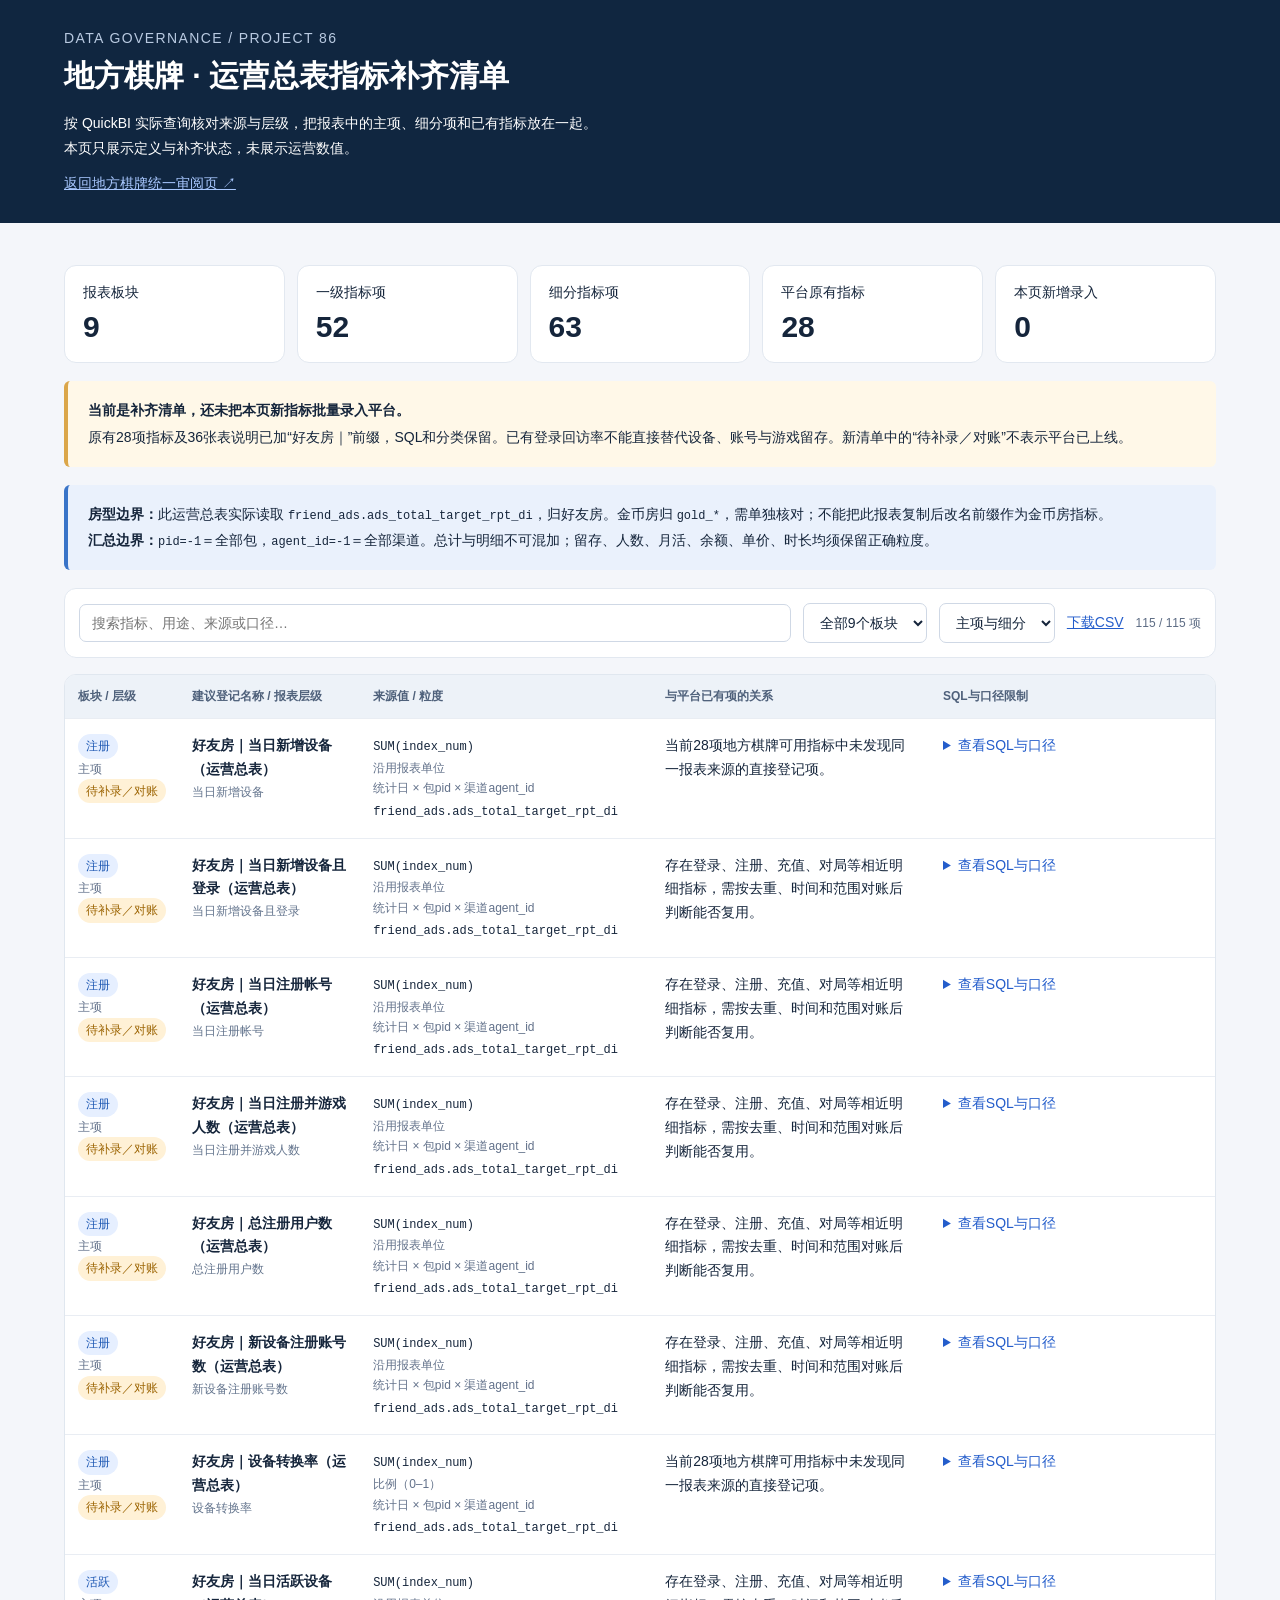
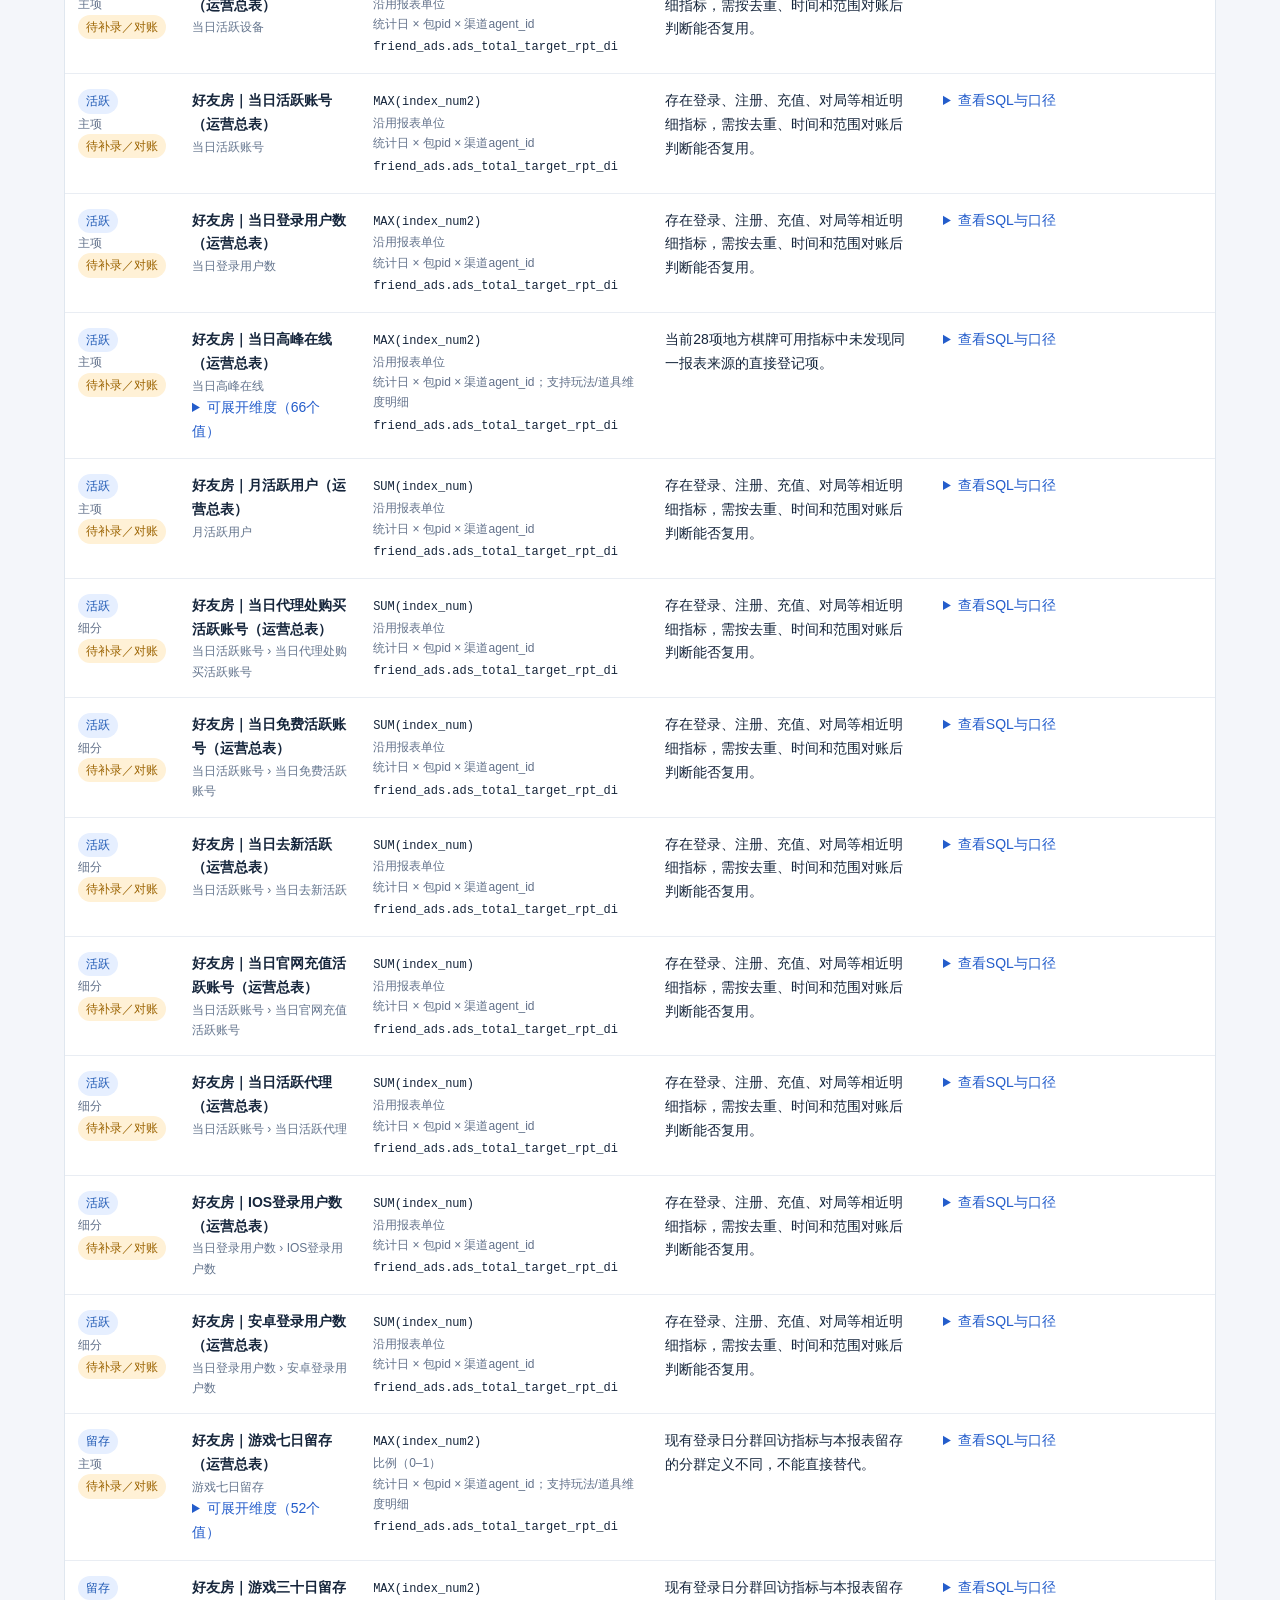
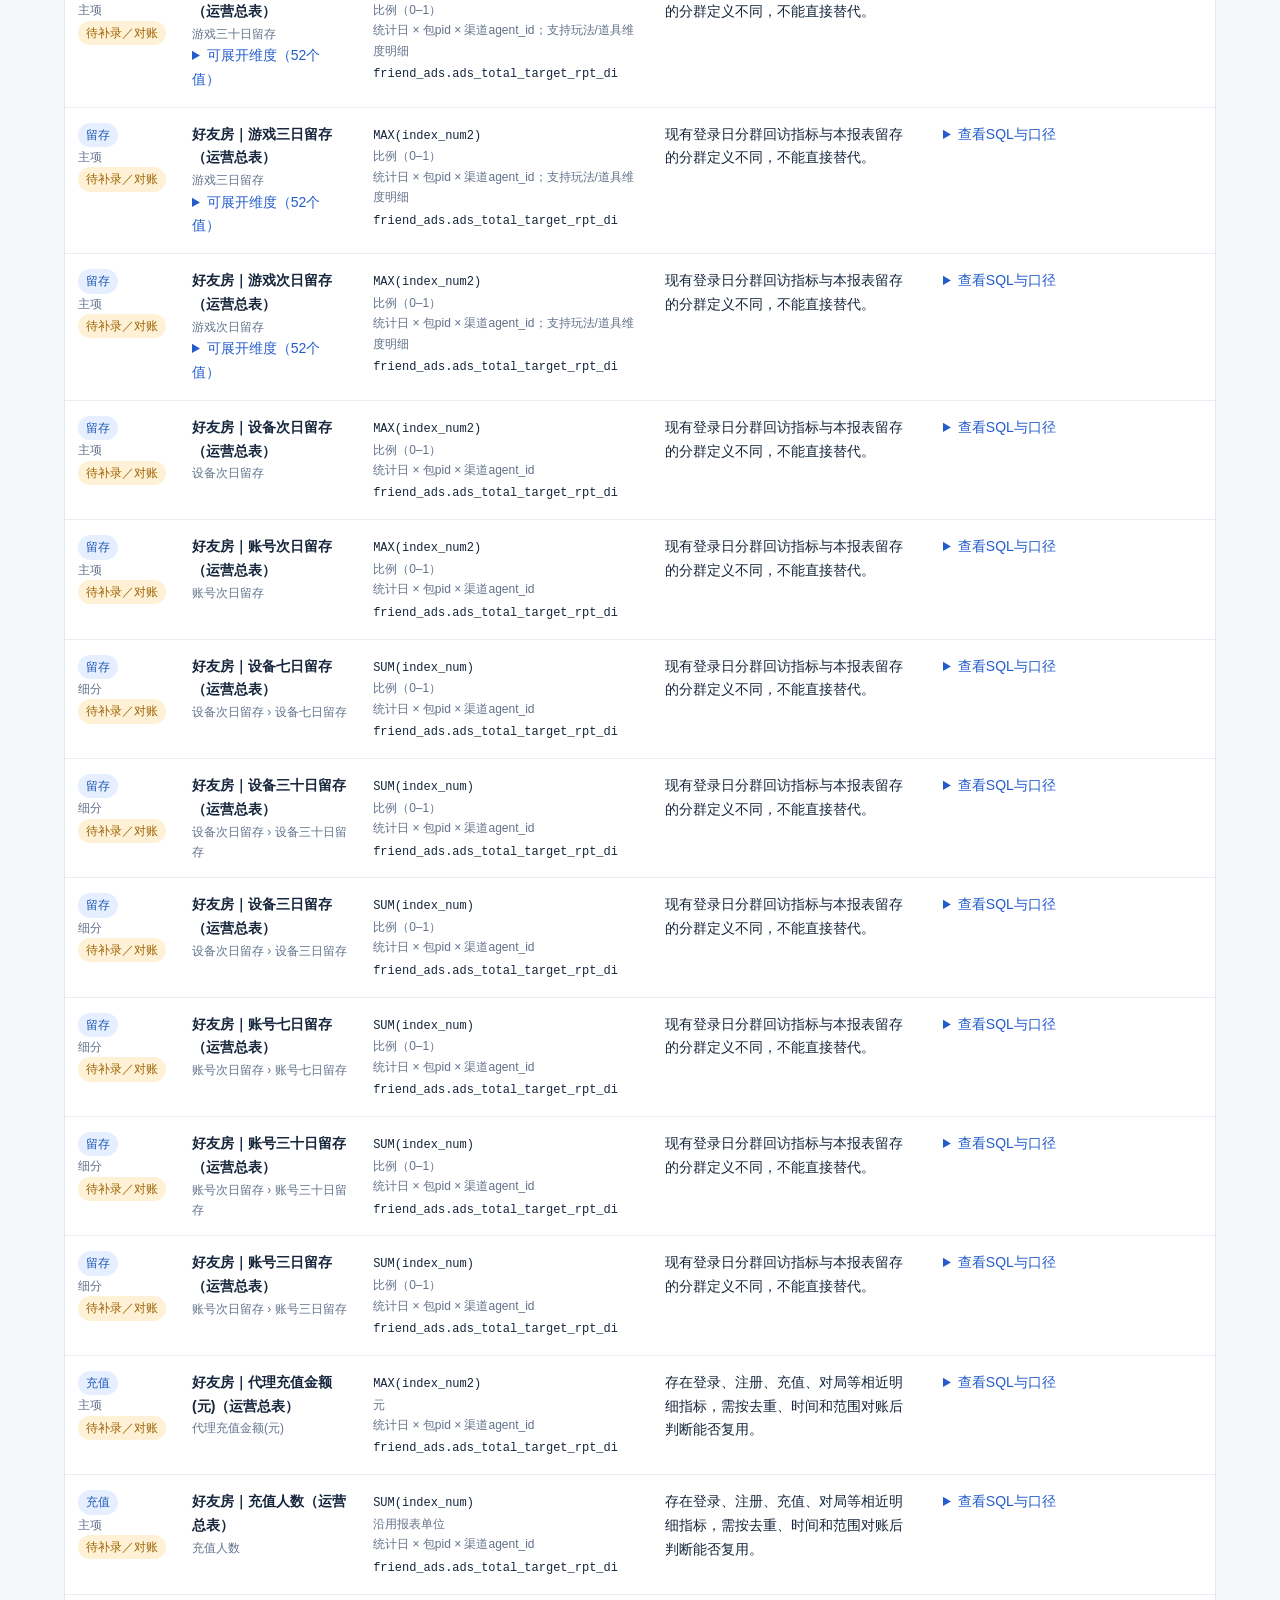
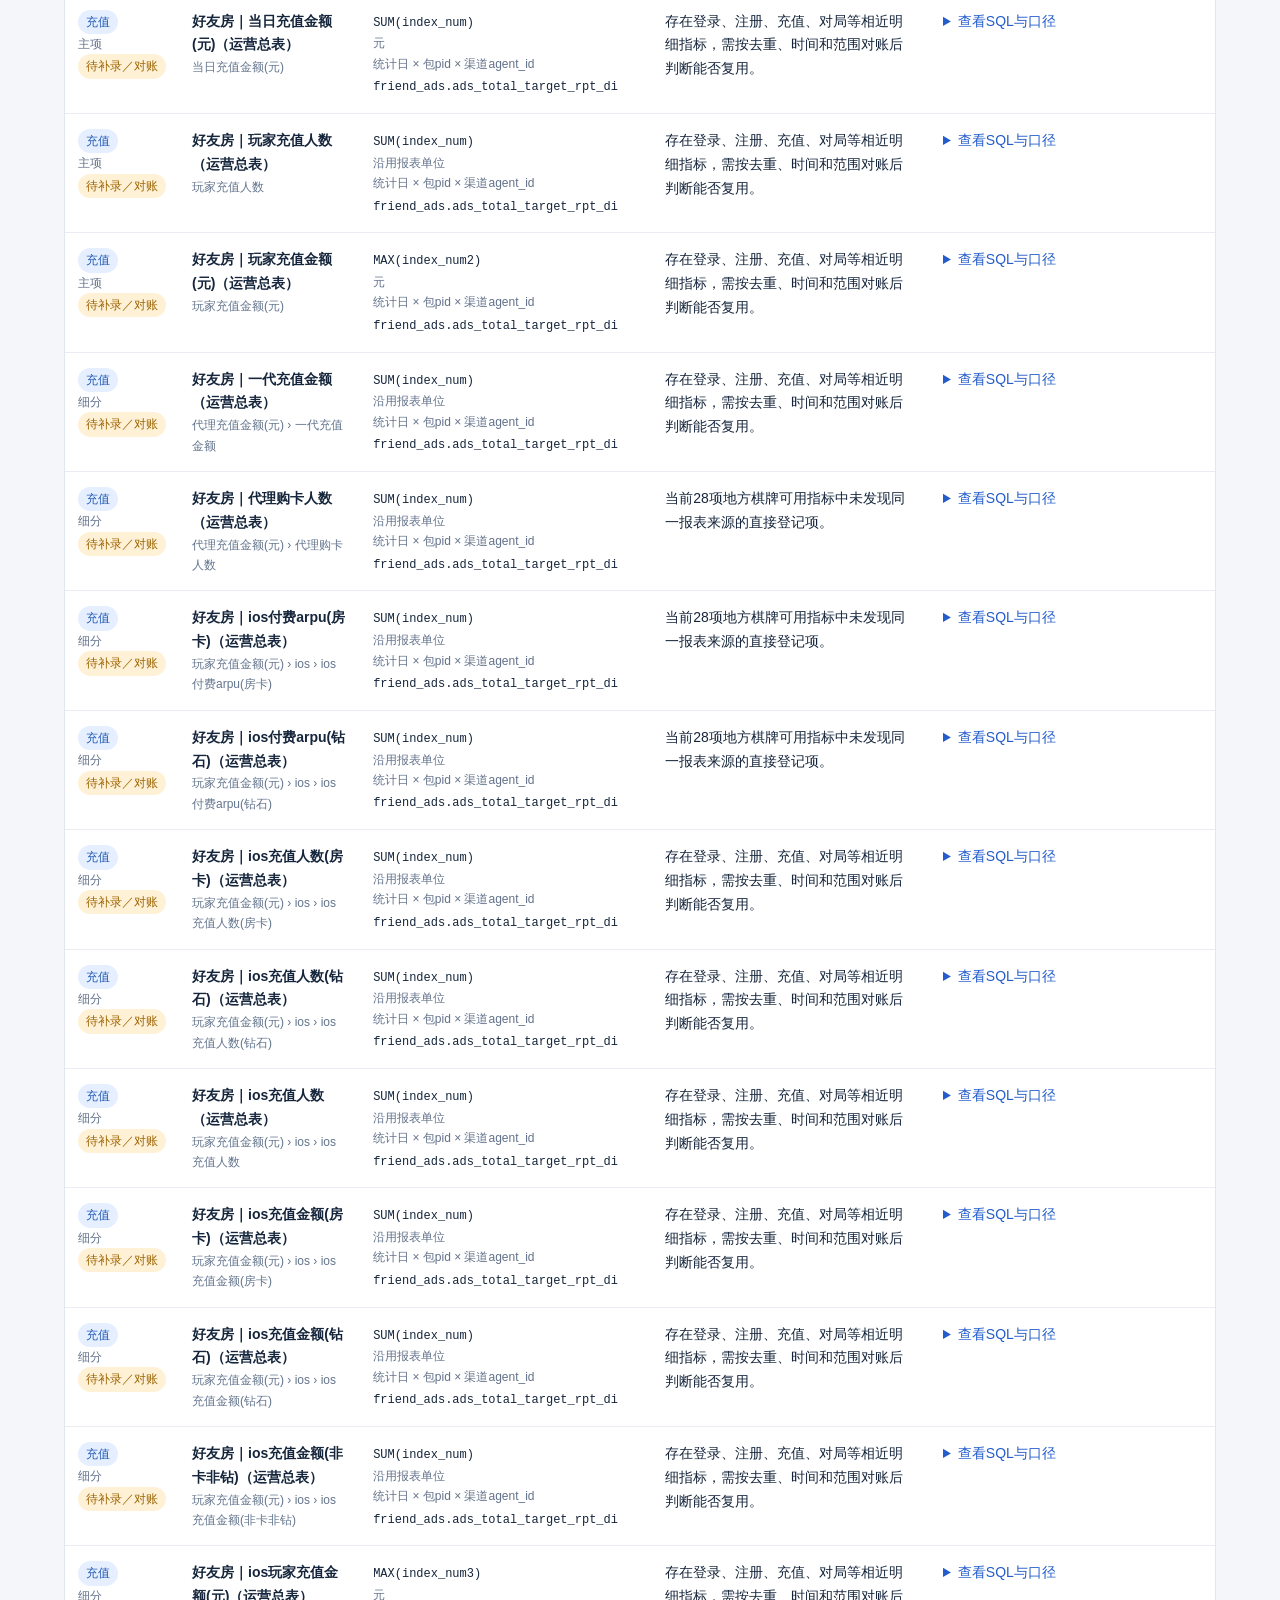
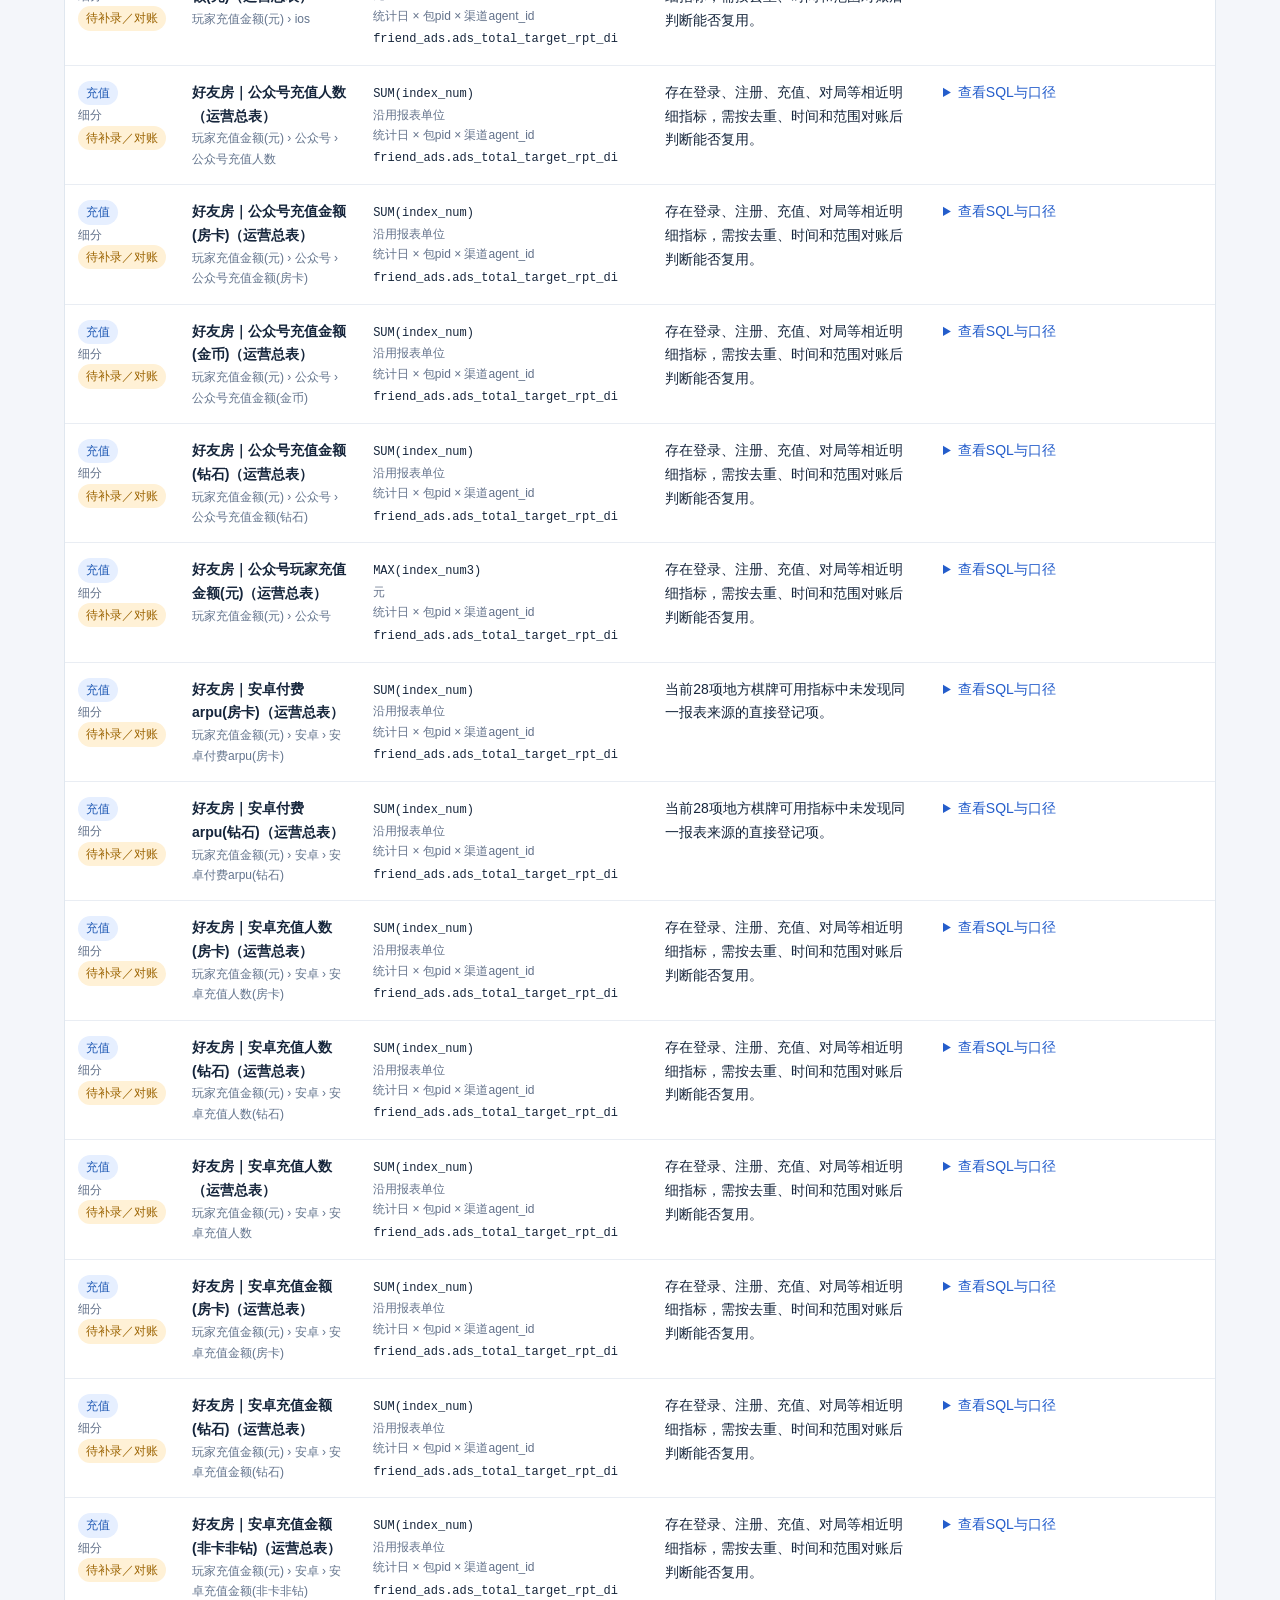
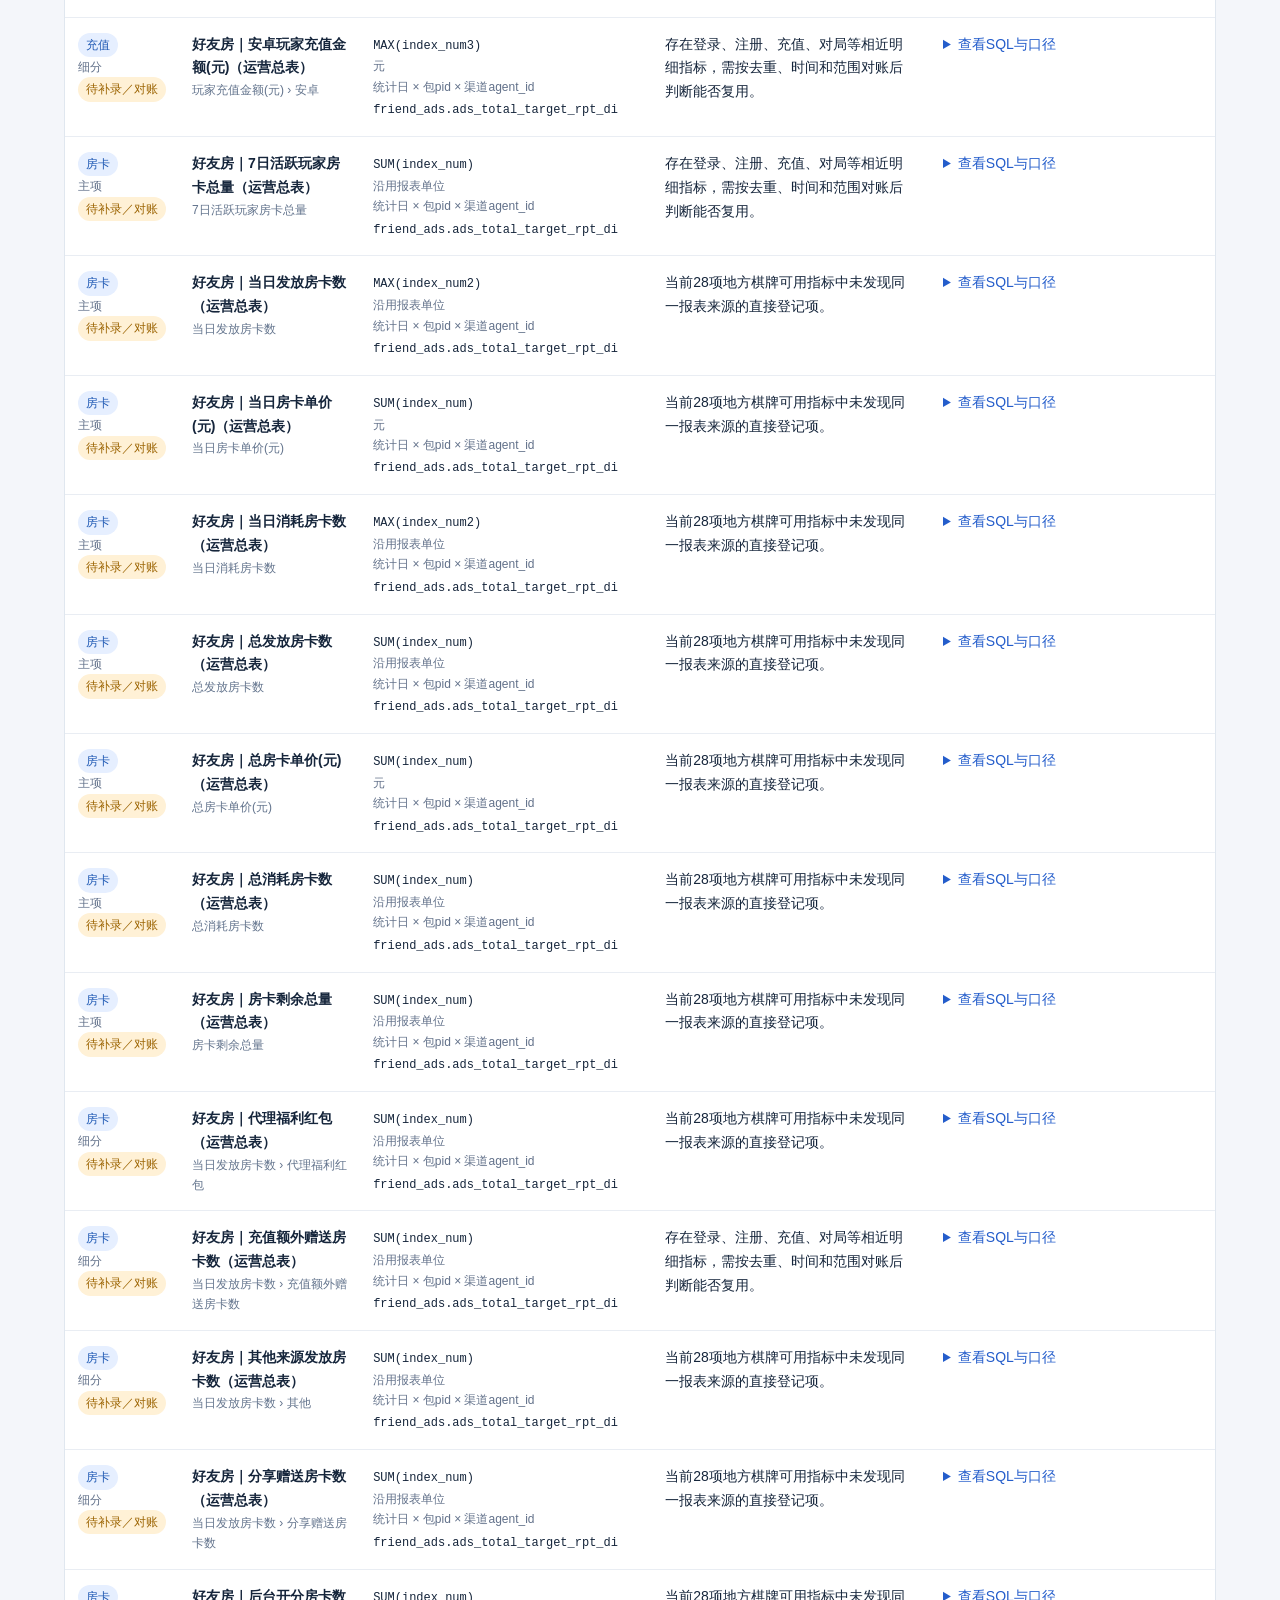
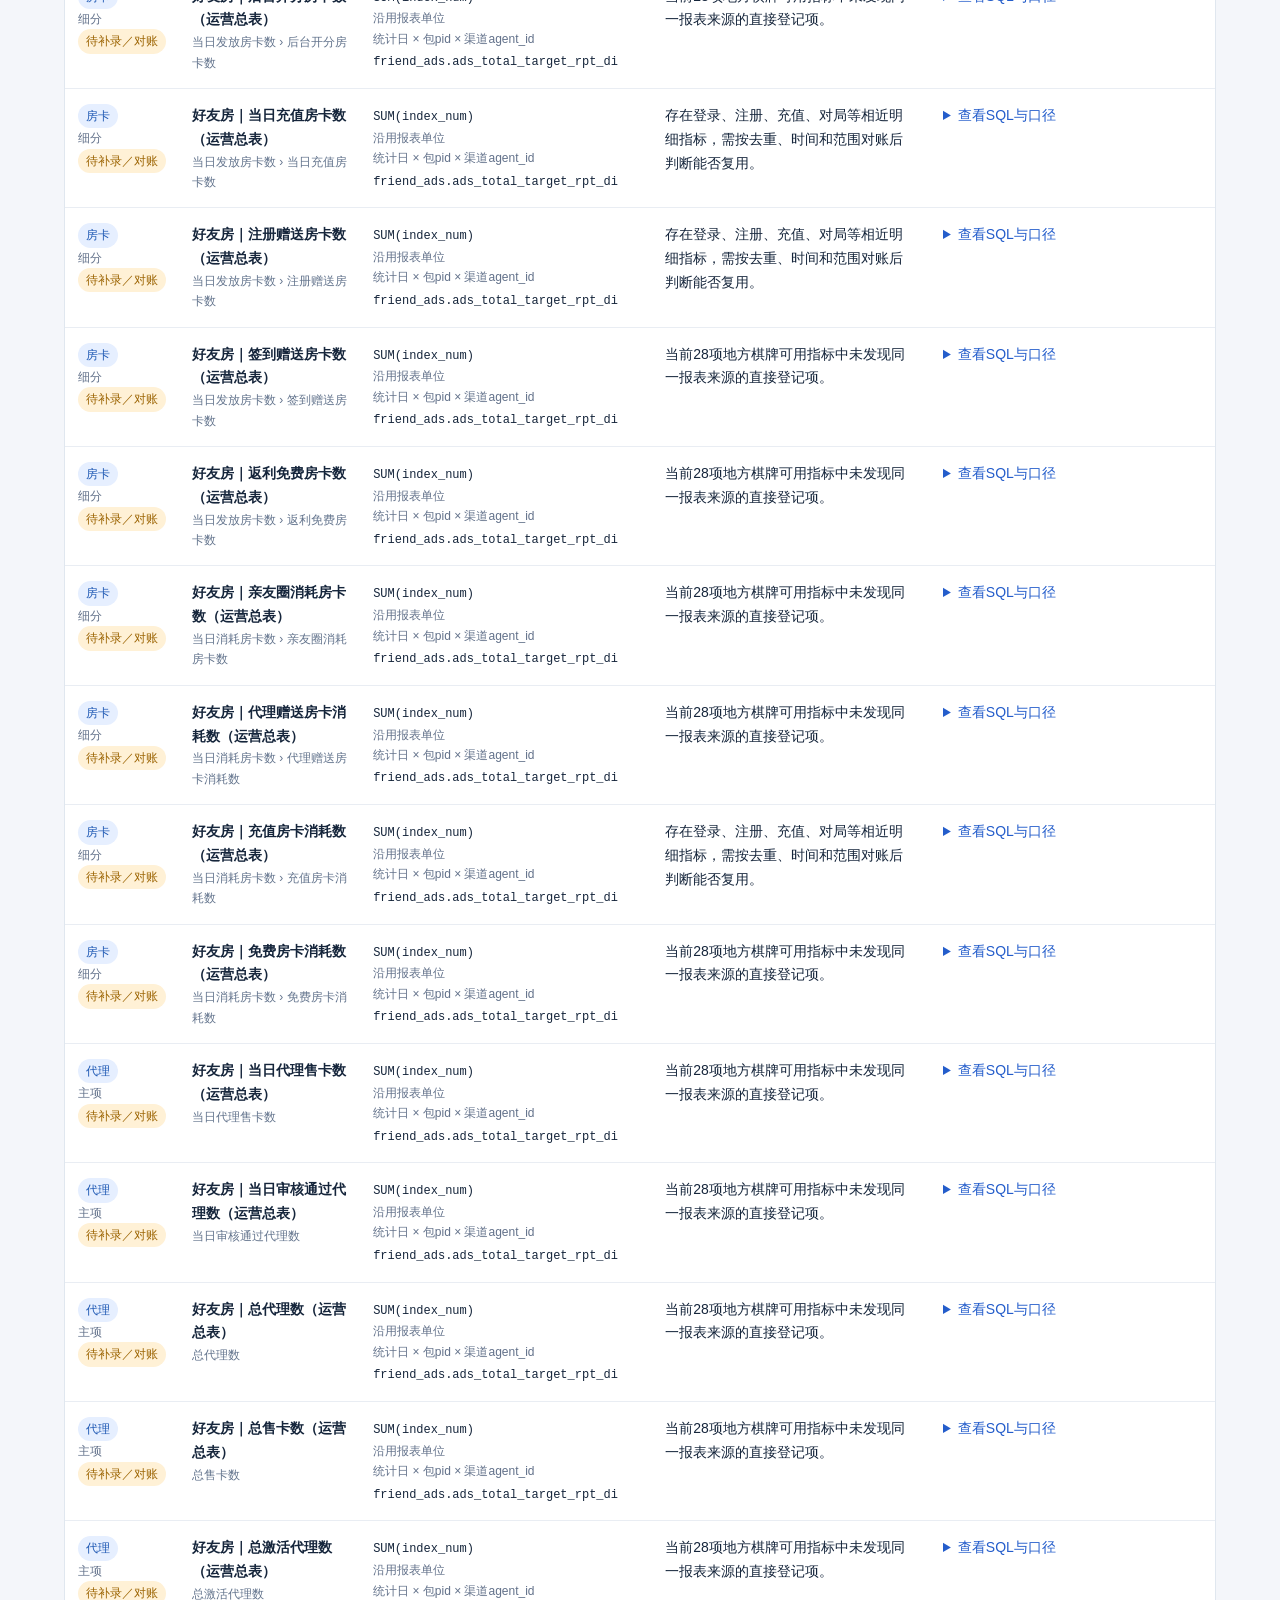
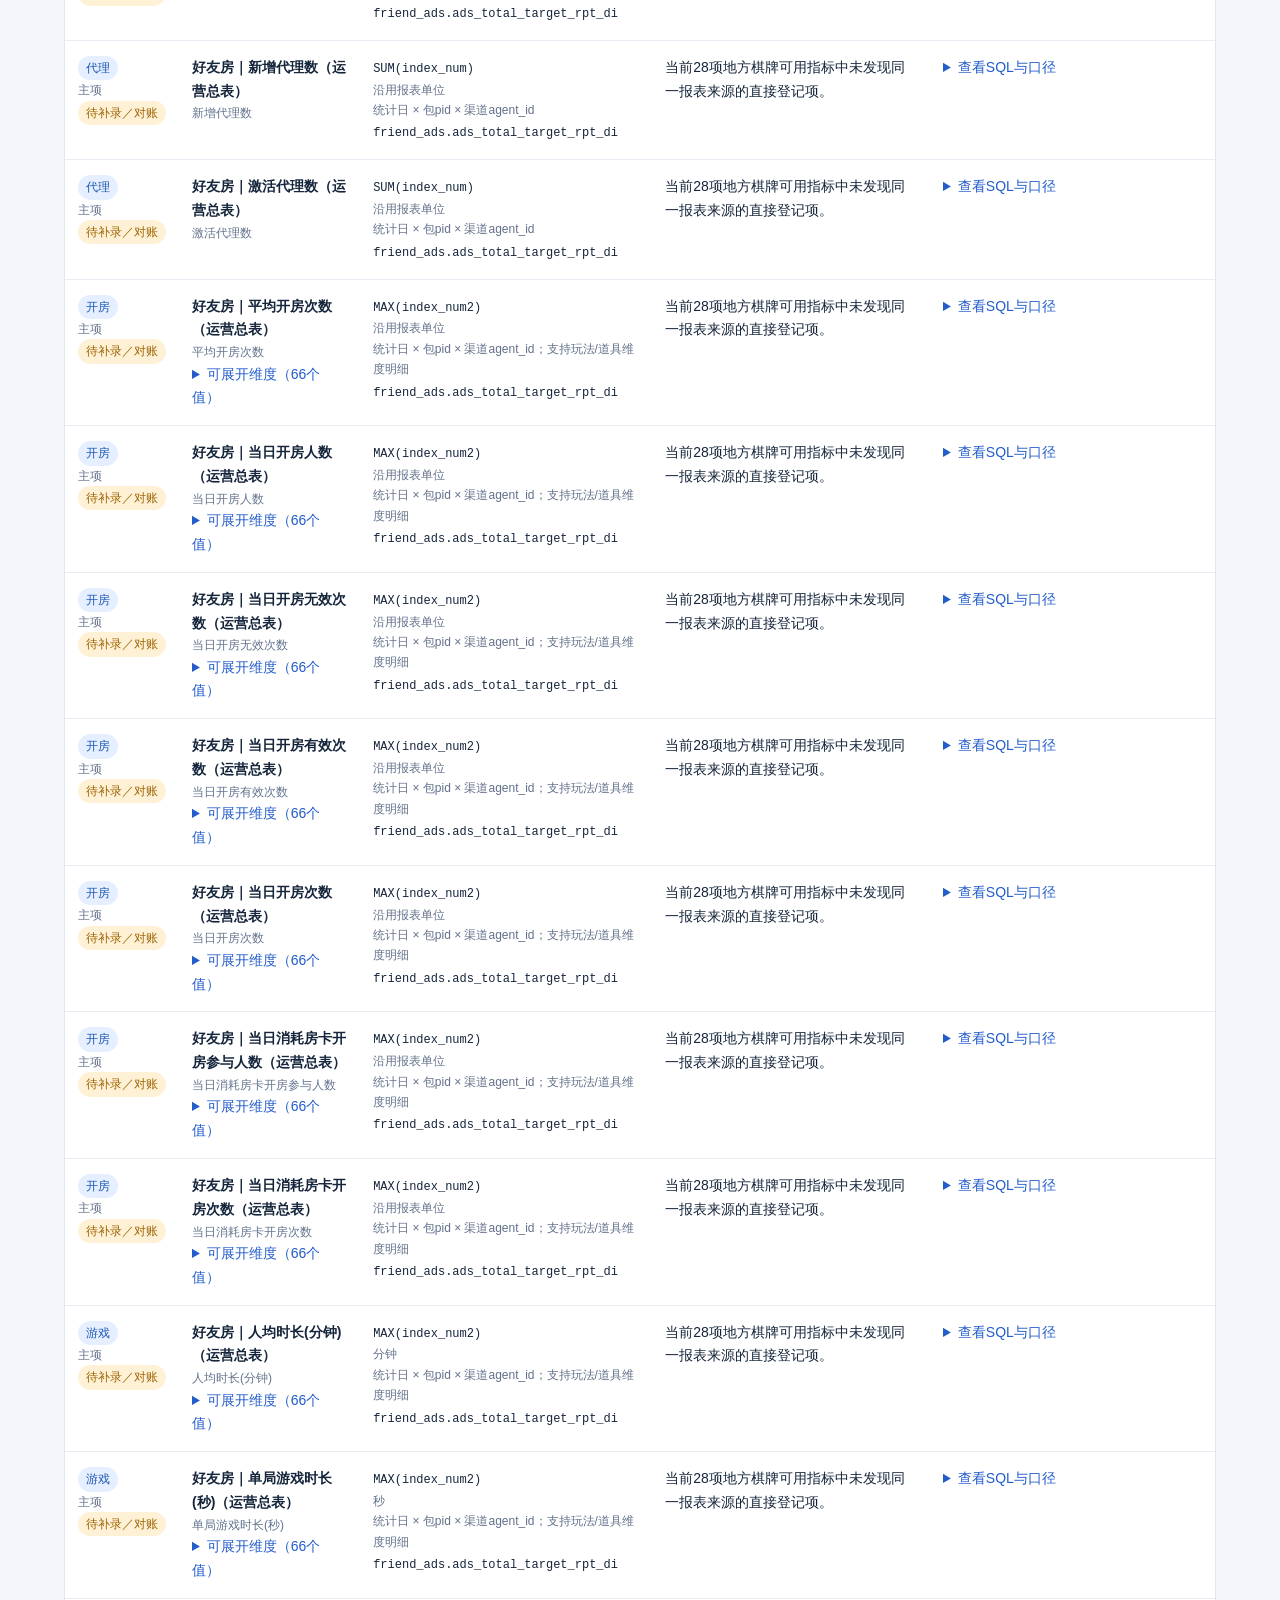
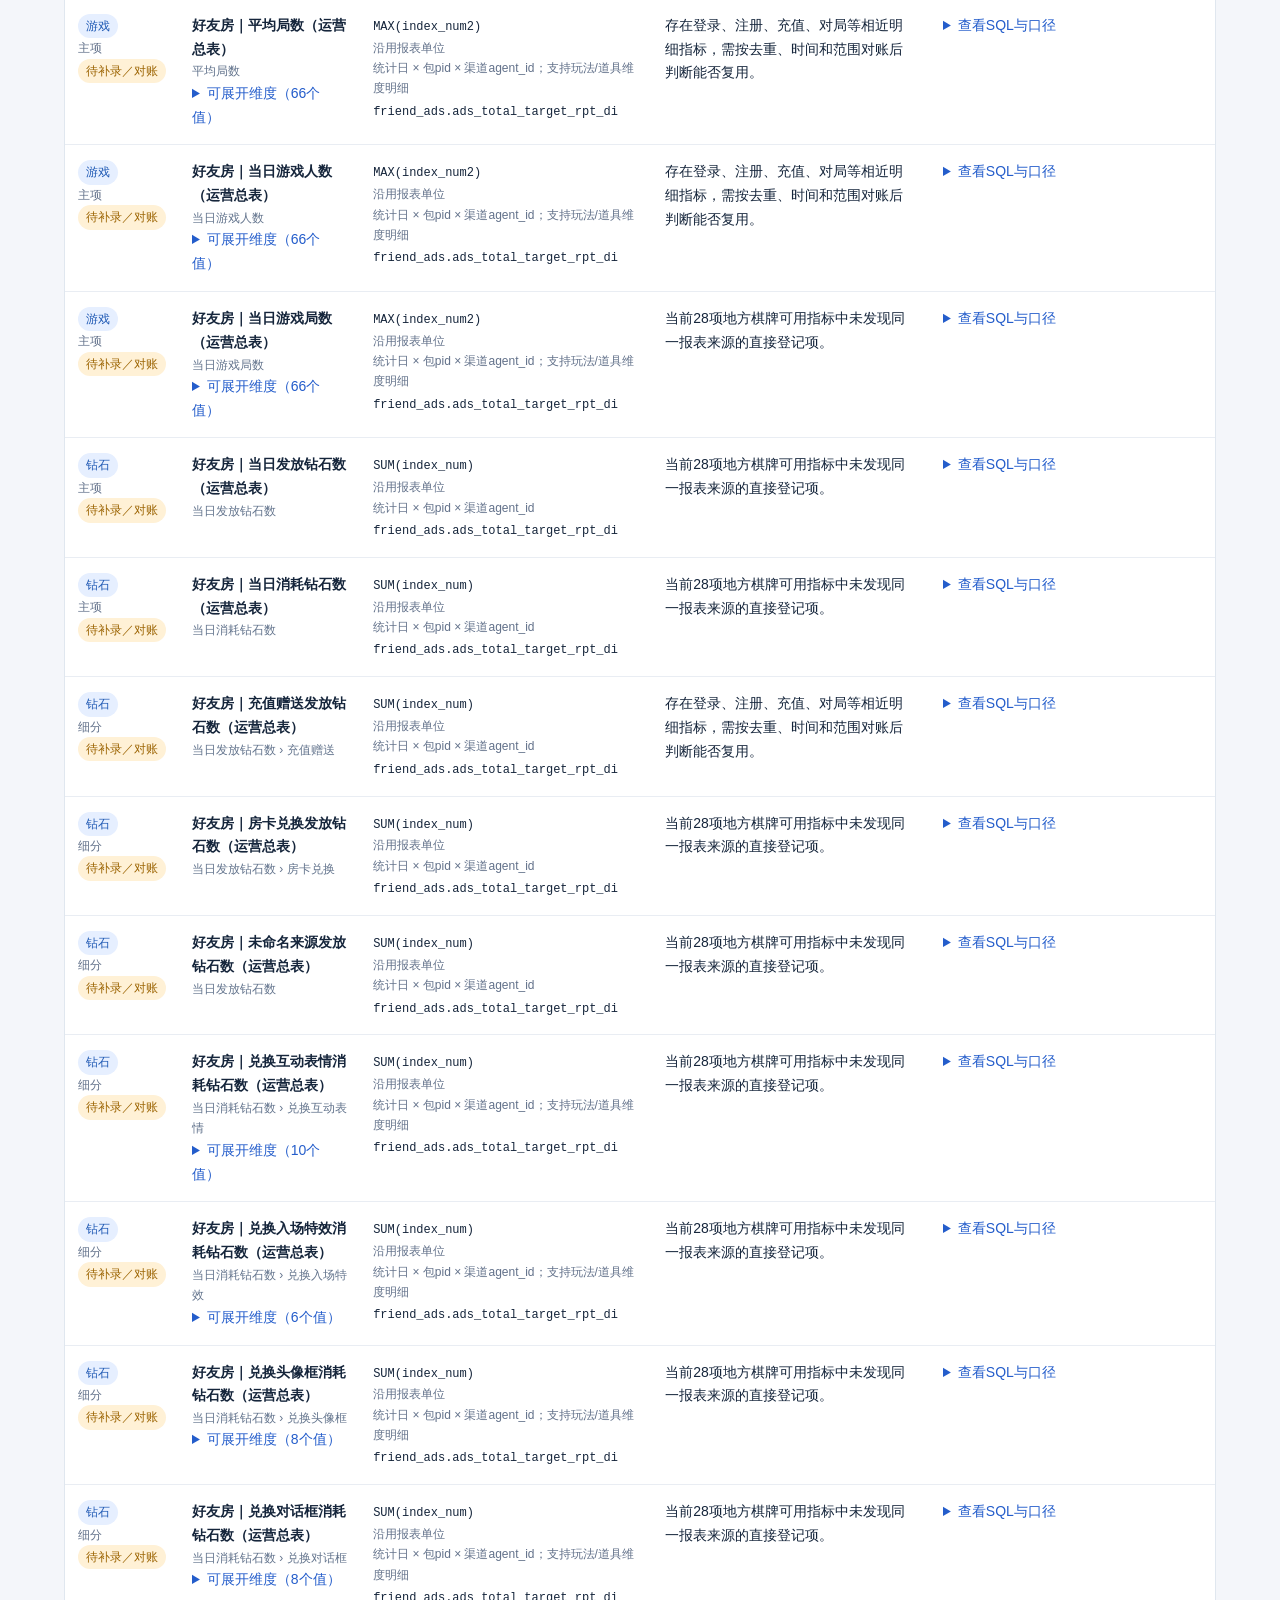
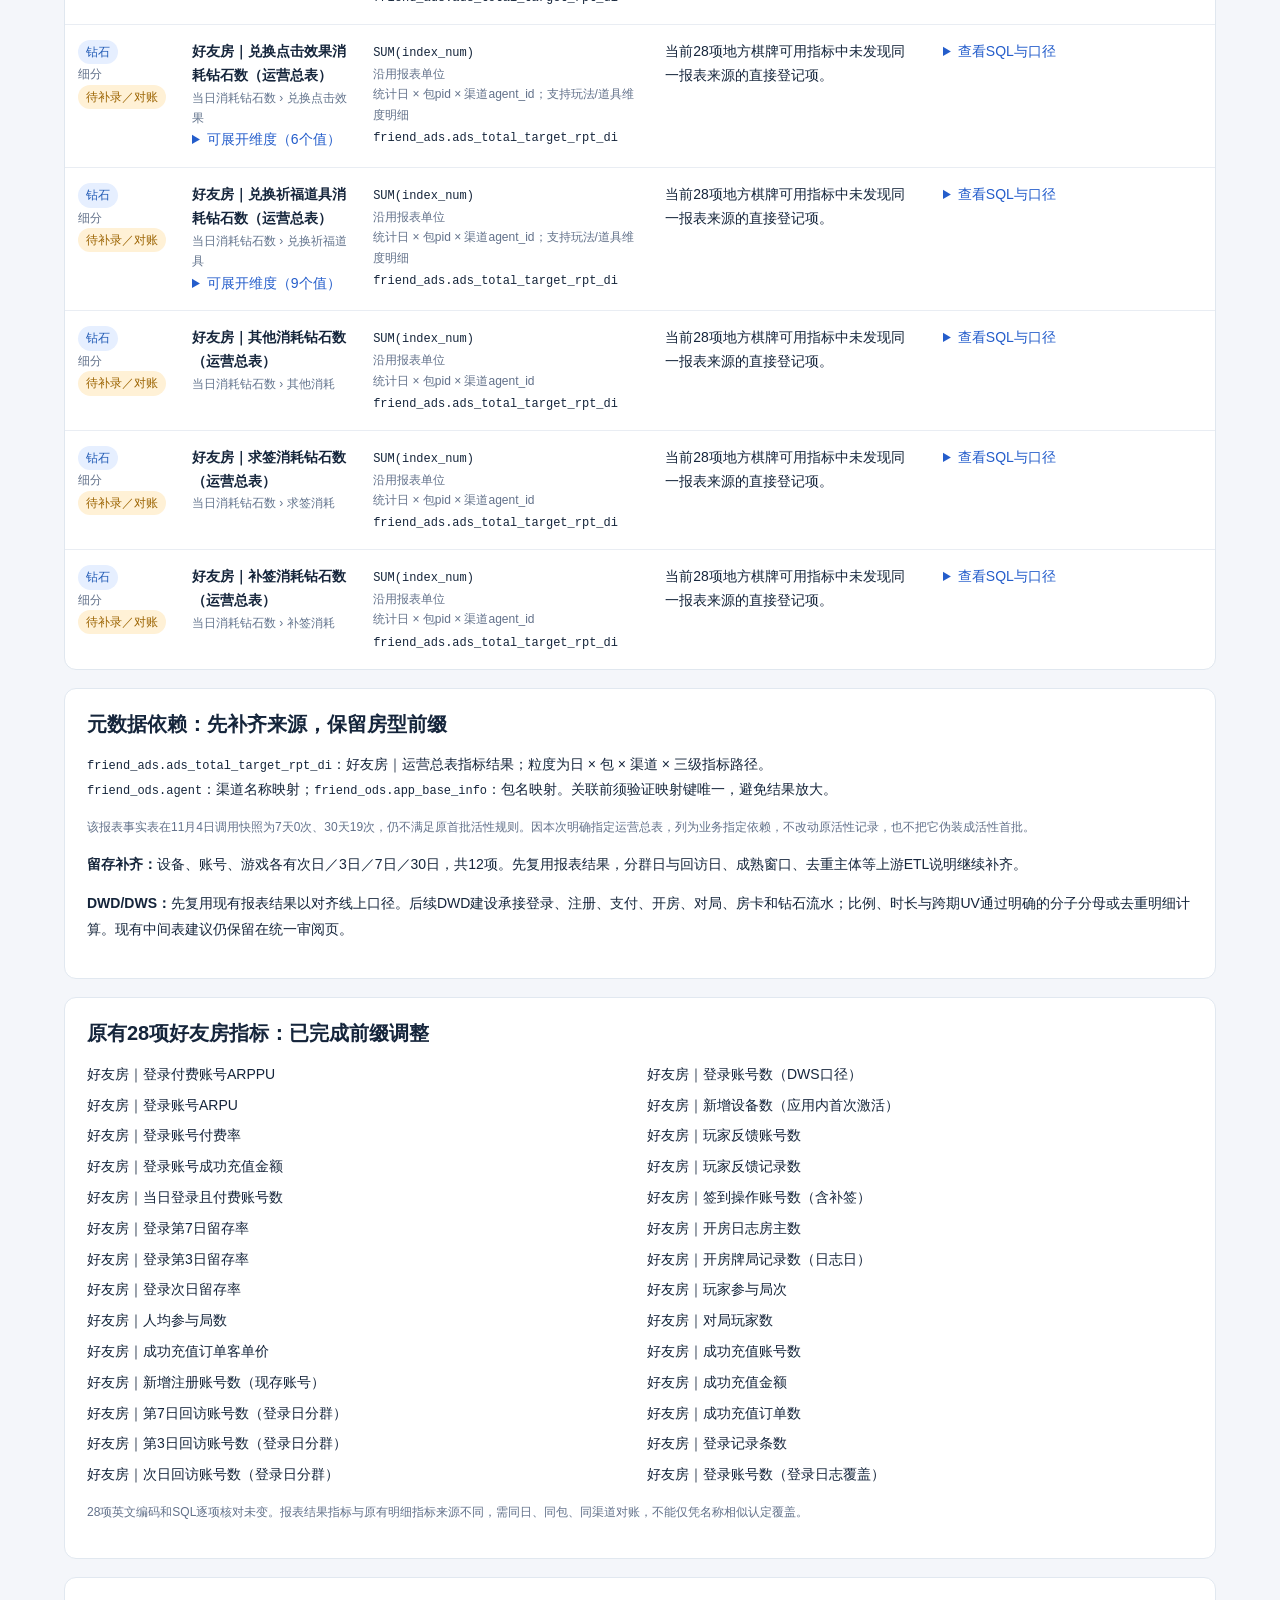
<file: local-chess-operations/index.html>
<!doctype html><html lang="zh-CN"><head><meta charset="utf-8"><meta name="viewport" content="width=device-width,initial-scale=1"><title>地方棋牌 · 运营总表指标补齐清单</title><style>
:root{font-family:Inter,"Microsoft YaHei",sans-serif;color:#15253b;background:#f4f6fa;font-size:14px}*{box-sizing:border-box}body{margin:0}a{color:#245dcb}header{background:#102640;color:white;padding:30px 5vw}header a{color:#a9c8ff}h1{font-size:30px;margin:10px 0}p{line-height:1.8}main{padding:24px 5vw;max-width:1800px;margin:auto}.eyebrow{color:#b9cae1;letter-spacing:.1em}.stats{display:grid;grid-template-columns:repeat(5,1fr);gap:12px;margin:18px 0}.stat{background:white;border:1px solid #e2e8f0;border-radius:12px;padding:18px}.stat strong{display:block;font-size:30px;margin-top:8px}.notice{border-left:4px solid #dba649;background:#fff8e8;padding:16px 20px;border-radius:6px;line-height:1.9;margin:18px 0}.note{color:#62718a;font-size:12px}.filters{background:#fff;padding:14px;border:1px solid #e2e8f0;border-radius:12px;display:flex;gap:12px;align-items:center;flex-wrap:wrap;position:sticky;top:0;z-index:5}input,select,button{font:inherit;padding:10px 12px;border:1px solid #cfd8e5;border-radius:7px;background:white;color:#15253b}input{min-width:250px;flex:1}button{cursor:pointer;color:#245dcb}.wrap{overflow:auto;border:1px solid #e0e7ef;background:white;border-radius:12px;margin:16px 0}table{border-collapse:collapse;min-width:1050px;width:100%}th{text-align:left;background:#edf2f8;color:#4f617b;font-size:12px;padding:13px}td{padding:15px 13px;vertical-align:top;border-top:1px solid #e9edf3;line-height:1.7}tr:hover td{background:#fafcff}code,pre{font-family:Consolas,monospace}code{font-size:12px}pre{white-space:pre-wrap;background:#102640;color:#dceaff;padding:18px;border-radius:8px;font-size:12px;line-height:1.7}details summary{cursor:pointer;color:#245dcb}.pill{display:inline-block;padding:2px 8px;border-radius:20px;background:#eef3fa;font-size:12px;white-space:nowrap}.blue{background:#e6efff;color:#1f59b4}.orange{background:#fff1d6;color:#9b6300}.sqlcol{min-width:285px}.title{font-weight:600;font-size:14px}.path{color:#63748d;font-size:12px;max-width:320px}.block{background:white;padding:22px;border:1px solid #e1e8f0;border-radius:12px;margin:18px 0}h2{font-size:20px;margin:0 0 12px}.existing{columns:2;line-height:2.2}.existing div{break-inside:avoid}.count{margin-left:auto;color:#5d6c84;font-size:12px}.boundary{background:#eaf1fc;border-left-color:#3974c8}footer{color:#6d7b90;padding:25px;text-align:center;font-size:12px}@media(max-width:800px){header{padding:24px}main{padding:16px}.stats{grid-template-columns:repeat(2,1fr)}.existing{columns:1}.stat strong{font-size:25px}h1{font-size:24px}.filters{position:relative}input{min-width:180px;width:100%}}
</style></head><body><header><div class="eyebrow">DATA GOVERNANCE / PROJECT 86</div><h1>地方棋牌 · 运营总表指标补齐清单</h1><p>按 QuickBI 实际查询核对来源与层级，把报表中的主项、细分项和已有指标放在一起。<br>本页只展示定义与补齐状态，未展示运营数值。</p><a href="../#p=86&view=metrics">返回地方棋牌统一审阅页 ↗</a></header><main><div id="stats" class="stats"></div><div class="notice"><strong>当前是补齐清单，还未把本页新指标批量录入平台。</strong><br>原有28项指标及36张表说明已加“好友房｜”前缀，SQL和分类保留。已有登录回访率不能直接替代设备、账号与游戏留存。新清单中的“待补录／对账”不表示平台已上线。</div><div class="notice boundary"><strong>房型边界：</strong>此运营总表实际读取 <code>friend_ads.ads_total_target_rpt_di</code>，归好友房。金币房归 <code>gold_*</code>，需单独核对；不能把此报表复制后改名前缀作为金币房指标。<br><strong>汇总边界：</strong><code>pid=-1</code>＝全部包，<code>agent_id=-1</code>＝全部渠道。总计与明细不可混加；留存、人数、月活、余额、单价、时长均须保留正确粒度。</div><div class="filters"><input id="search" aria-label="搜索指标" placeholder="搜索指标、用途、来源或口径…"><select id="section" aria-label="指标板块"><option value="">全部9个板块</option></select><select id="kind" aria-label="指标层级"><option value="">主项与细分</option><option>主项</option><option>细分</option></select><a href="指标补齐清单.csv" download>下载CSV</a><span id="count" class="count"></span></div><div class="wrap"><table><thead><tr><th>板块 / 层级</th><th>建议登记名称 / 报表层级</th><th>来源值 / 粒度</th><th>与平台已有项的关系</th><th class="sqlcol">SQL与口径限制</th></tr></thead><tbody id="rows"></tbody></table></div><div class="block"><h2>元数据依赖：先补齐来源，保留房型前缀</h2><p><code>friend_ads.ads_total_target_rpt_di</code>：好友房｜运营总表指标结果；粒度为日 × 包 × 渠道 × 三级指标路径。<br><code>friend_ods.agent</code>：渠道名称映射；<code>friend_ods.app_base_info</code>：包名映射。关联前须验证映射键唯一，避免结果放大。</p><p class="note">该报表事实表在11月4日调用快照为7天0次、30天19次，仍不满足原首批活性规则。因本次明确指定运营总表，列为业务指定依赖，不改动原活性记录，也不把它伪装成活性首批。</p><p><strong>留存补齐：</strong>设备、账号、游戏各有次日／3日／7日／30日，共12项。先复用报表结果，分群日与回访日、成熟窗口、去重主体等上游ETL说明继续补齐。</p><p><strong>DWD/DWS：</strong>先复用现有报表结果以对齐线上口径。后续DWD建设承接登录、注册、支付、开房、对局、房卡和钻石流水；比例、时长与跨期UV通过明确的分子分母或去重明细计算。现有中间表建议仍保留在统一审阅页。</p></div><div class="block"><h2>原有28项好友房指标：已完成前缀调整</h2><div id="existing" class="existing"></div><p class="note">28项英文编码和SQL逐项核对未变。报表结果指标与原有明细指标来源不同，需同日、同包、同渠道对账，不能仅凭名称相似认定覆盖。</p></div><div class="block"><h2>来源表中的扩展／历史项</h2><p class="note">以下在历史名称目录中存在，但未列入当前9板块的52个一级配置项。保留记录以防漏项，不自动当作现行报表指标。</p><div id="extensions" class="existing"></div></div></main><footer>核对日期：2026-11-05 · project_id 86 · 依据：QuickBI实际SQL、来源字段和平台可用指标导出 · 统计卡721项，导出可用691项，差额30项及未发布草稿未纳入查重</footer><script>
const DATA={"summary":{"project_id":86,"project_name":"地方棋牌","main_items":52,"detail_items":63,"inventory_items":115,"sections":9,"existing_metrics":28,"new_metrics_written":0,"metadata_prefixed":36,"metrics_prefixed":28,"report_scope":"好友房 friend_*","source_tables":["friend_ads.ads_total_target_rpt_di","friend_ods.agent","friend_ods.app_base_info"],"queried_dictionary_as_of":"2026-11-05","current_observation_date":"2026-11-04","stock_available":691,"stock_header":721,"unexported_difference":30,"note":"指标定义补齐清单；本清单尚未批量写入平台。已保存的28项指标只调整前缀，SQL未改变。"},"metrics":[{"id":"FRPT_4e87242e9a6c","project_id":86,"project_name":"地方棋牌","room":"好友房","section":"注册","name":"好友房｜当日新增设备（运营总表）","report_name":"当日新增设备","parent":"当日新增设备","path":["当日新增设备"],"kind":"主项","value_field":"index_num","aggregation":"SUM","unit":"沿用报表单位","grain":"统计日 × 包pid × 渠道agent_id","source":"friend_ads.ads_total_target_rpt_di","sql":"SELECT dt, pid, agent_id, SUM(index_num) AS metric_value\nFROM friend_ads.ads_total_target_rpt_di\nWHERE index_name1 = '当日新增设备'\nGROUP BY dt, pid, agent_id;","definition":"复用运营总表结果值；指标路径：当日新增设备；按当前报表配置读取 SUM(index_num)。","comparison":"当前28项地方棋牌可用指标中未发现同一报表来源的直接登记项。","status":"待补录／对账","risk":"保留日粒度。人数、设备数跨日期或跨渠道可能重复，不作为跨期去重人数。 pid=-1为全部包，agent_id=-1为全部渠道，汇总与明细不可混加。上游ETL的排除条件、分母及迟到修正规则未在报表SQL中给出。","dimensions":[],"dimension_sql":"","first_seen":"2025-01-01","last_seen":"2026-11-04","evidence":"QuickBI图表实际SQL、历史名称目录；未采集上游ETL","widget":"注册明细","platform_written":false},{"id":"FRPT_20e0eb434f1a","project_id":86,"project_name":"地方棋牌","room":"好友房","section":"注册","name":"好友房｜当日新增设备且登录（运营总表）","report_name":"当日新增设备且登录","parent":"当日新增设备且登录","path":["当日新增设备且登录"],"kind":"主项","value_field":"index_num","aggregation":"SUM","unit":"沿用报表单位","grain":"统计日 × 包pid × 渠道agent_id","source":"friend_ads.ads_total_target_rpt_di","sql":"SELECT dt, pid, agent_id, SUM(index_num) AS metric_value\nFROM friend_ads.ads_total_target_rpt_di\nWHERE index_name1 = '当日新增设备且登录'\nGROUP BY dt, pid, agent_id;","definition":"复用运营总表结果值；指标路径：当日新增设备且登录；按当前报表配置读取 SUM(index_num)。","comparison":"存在登录、注册、充值、对局等相近明细指标，需按去重、时间和范围对账后判断能否复用。","status":"待补录／对账","risk":"保留日粒度。人数、设备数跨日期或跨渠道可能重复，不作为跨期去重人数。 pid=-1为全部包，agent_id=-1为全部渠道，汇总与明细不可混加。上游ETL的排除条件、分母及迟到修正规则未在报表SQL中给出。","dimensions":[],"dimension_sql":"","first_seen":"2026-01-01","last_seen":"2026-11-04","evidence":"QuickBI图表实际SQL、历史名称目录；未采集上游ETL","widget":"注册明细","platform_written":false},{"id":"FRPT_a62d0f998770","project_id":86,"project_name":"地方棋牌","room":"好友房","section":"注册","name":"好友房｜当日注册帐号（运营总表）","report_name":"当日注册帐号","parent":"当日注册帐号","path":["当日注册帐号"],"kind":"主项","value_field":"index_num","aggregation":"SUM","unit":"沿用报表单位","grain":"统计日 × 包pid × 渠道agent_id","source":"friend_ads.ads_total_target_rpt_di","sql":"SELECT dt, pid, agent_id, SUM(index_num) AS metric_value\nFROM friend_ads.ads_total_target_rpt_di\nWHERE index_name1 = '当日注册帐号'\nGROUP BY dt, pid, agent_id;","definition":"复用运营总表结果值；指标路径：当日注册帐号；按当前报表配置读取 SUM(index_num)。","comparison":"存在登录、注册、充值、对局等相近明细指标，需按去重、时间和范围对账后判断能否复用。","status":"待补录／对账","risk":"保留日粒度。人数、设备数跨日期或跨渠道可能重复，不作为跨期去重人数。 pid=-1为全部包，agent_id=-1为全部渠道，汇总与明细不可混加。上游ETL的排除条件、分母及迟到修正规则未在报表SQL中给出。","dimensions":[],"dimension_sql":"","first_seen":"2025-01-01","last_seen":"2026-11-04","evidence":"QuickBI图表实际SQL、历史名称目录；未采集上游ETL","widget":"注册明细","platform_written":false},{"id":"FRPT_6f82a722a5a4","project_id":86,"project_name":"地方棋牌","room":"好友房","section":"注册","name":"好友房｜当日注册并游戏人数（运营总表）","report_name":"当日注册并游戏人数","parent":"当日注册并游戏人数","path":["当日注册并游戏人数"],"kind":"主项","value_field":"index_num","aggregation":"SUM","unit":"沿用报表单位","grain":"统计日 × 包pid × 渠道agent_id","source":"friend_ads.ads_total_target_rpt_di","sql":"SELECT dt, pid, agent_id, SUM(index_num) AS metric_value\nFROM friend_ads.ads_total_target_rpt_di\nWHERE index_name1 = '当日注册并游戏人数'\nGROUP BY dt, pid, agent_id;","definition":"复用运营总表结果值；指标路径：当日注册并游戏人数；按当前报表配置读取 SUM(index_num)。","comparison":"存在登录、注册、充值、对局等相近明细指标，需按去重、时间和范围对账后判断能否复用。","status":"待补录／对账","risk":"保留日粒度。人数、设备数跨日期或跨渠道可能重复，不作为跨期去重人数。 pid=-1为全部包，agent_id=-1为全部渠道，汇总与明细不可混加。上游ETL的排除条件、分母及迟到修正规则未在报表SQL中给出。","dimensions":[],"dimension_sql":"","first_seen":"2025-01-01","last_seen":"2026-11-04","evidence":"QuickBI图表实际SQL、历史名称目录；未采集上游ETL","widget":"注册明细","platform_written":false},{"id":"FRPT_26d12a571fd1","project_id":86,"project_name":"地方棋牌","room":"好友房","section":"注册","name":"好友房｜总注册用户数（运营总表）","report_name":"总注册用户数","parent":"总注册用户数","path":["总注册用户数"],"kind":"主项","value_field":"index_num","aggregation":"SUM","unit":"沿用报表单位","grain":"统计日 × 包pid × 渠道agent_id","source":"friend_ads.ads_total_target_rpt_di","sql":"SELECT dt, pid, agent_id, SUM(index_num) AS metric_value\nFROM friend_ads.ads_total_target_rpt_di\nWHERE index_name1 = '总注册用户数'\nGROUP BY dt, pid, agent_id;","definition":"复用运营总表结果值；指标路径：总注册用户数；按当前报表配置读取 SUM(index_num)。","comparison":"存在登录、注册、充值、对局等相近明细指标，需按去重、时间和范围对账后判断能否复用。","status":"待补录／对账","risk":"累计值、库存或月活快照按指定日取值，跨日期不可相加。 pid=-1为全部包，agent_id=-1为全部渠道，汇总与明细不可混加。上游ETL的排除条件、分母及迟到修正规则未在报表SQL中给出。","dimensions":[],"dimension_sql":"","first_seen":"2025-01-01","last_seen":"2026-11-04","evidence":"QuickBI图表实际SQL、历史名称目录；未采集上游ETL","widget":"总注册用户","platform_written":false},{"id":"FRPT_025eb488e717","project_id":86,"project_name":"地方棋牌","room":"好友房","section":"注册","name":"好友房｜新设备注册账号数（运营总表）","report_name":"新设备注册账号数","parent":"新设备注册账号数","path":["新设备注册账号数"],"kind":"主项","value_field":"index_num","aggregation":"SUM","unit":"沿用报表单位","grain":"统计日 × 包pid × 渠道agent_id","source":"friend_ads.ads_total_target_rpt_di","sql":"SELECT dt, pid, agent_id, SUM(index_num) AS metric_value\nFROM friend_ads.ads_total_target_rpt_di\nWHERE index_name1 = '新设备注册账号数'\nGROUP BY dt, pid, agent_id;","definition":"复用运营总表结果值；指标路径：新设备注册账号数；按当前报表配置读取 SUM(index_num)。","comparison":"存在登录、注册、充值、对局等相近明细指标，需按去重、时间和范围对账后判断能否复用。","status":"待补录／对账","risk":"保留日粒度。人数、设备数跨日期或跨渠道可能重复，不作为跨期去重人数。 pid=-1为全部包，agent_id=-1为全部渠道，汇总与明细不可混加。上游ETL的排除条件、分母及迟到修正规则未在报表SQL中给出。","dimensions":[],"dimension_sql":"","first_seen":"2026-10-12","last_seen":"2026-11-04","evidence":"QuickBI图表实际SQL、历史名称目录；未采集上游ETL","widget":"注册明细","platform_written":false},{"id":"FRPT_54619aaf0eaa","project_id":86,"project_name":"地方棋牌","room":"好友房","section":"注册","name":"好友房｜设备转换率（运营总表）","report_name":"设备转换率","parent":"设备转换率","path":["设备转换率"],"kind":"主项","value_field":"index_num","aggregation":"SUM","unit":"比例（0–1）","grain":"统计日 × 包pid × 渠道agent_id","source":"friend_ads.ads_total_target_rpt_di","sql":"SELECT dt, pid, agent_id, SUM(index_num) AS metric_value\nFROM friend_ads.ads_total_target_rpt_di\nWHERE index_name1 = '设备转换率'\nGROUP BY dt, pid, agent_id;","definition":"复用运营总表结果值；指标路径：设备转换率；按当前报表配置读取 SUM(index_num)。","comparison":"当前28项地方棋牌可用指标中未发现同一报表来源的直接登记项。","status":"待补录／对账","risk":"按日期、包、渠道保存的预计算比例；跨日期、包、渠道均不可直接求和或平均。 pid=-1为全部包，agent_id=-1为全部渠道，汇总与明细不可混加。上游ETL的排除条件、分母及迟到修正规则未在报表SQL中给出。","dimensions":[],"dimension_sql":"","first_seen":"2025-01-01","last_seen":"2026-11-04","evidence":"QuickBI图表实际SQL、历史名称目录；未采集上游ETL","widget":"设备转换","platform_written":false},{"id":"FRPT_6428240ad38f","project_id":86,"project_name":"地方棋牌","room":"好友房","section":"活跃","name":"好友房｜当日活跃设备（运营总表）","report_name":"当日活跃设备","parent":"当日活跃设备","path":["当日活跃设备"],"kind":"主项","value_field":"index_num","aggregation":"SUM","unit":"沿用报表单位","grain":"统计日 × 包pid × 渠道agent_id","source":"friend_ads.ads_total_target_rpt_di","sql":"SELECT dt, pid, agent_id, SUM(index_num) AS metric_value\nFROM friend_ads.ads_total_target_rpt_di\nWHERE index_name1 = '当日活跃设备'\nGROUP BY dt, pid, agent_id;","definition":"复用运营总表结果值；指标路径：当日活跃设备；按当前报表配置读取 SUM(index_num)。","comparison":"存在登录、注册、充值、对局等相近明细指标，需按去重、时间和范围对账后判断能否复用。","status":"待补录／对账","risk":"保留日粒度。人数、设备数跨日期或跨渠道可能重复，不作为跨期去重人数。 pid=-1为全部包，agent_id=-1为全部渠道，汇总与明细不可混加。上游ETL的排除条件、分母及迟到修正规则未在报表SQL中给出。","dimensions":[],"dimension_sql":"","first_seen":"2025-01-01","last_seen":"2026-11-04","evidence":"QuickBI图表实际SQL、历史名称目录；未采集上游ETL","widget":"活跃概要","platform_written":false},{"id":"FRPT_6d887abf5521","project_id":86,"project_name":"地方棋牌","room":"好友房","section":"活跃","name":"好友房｜当日活跃账号（运营总表）","report_name":"当日活跃账号","parent":"当日活跃账号","path":["当日活跃账号"],"kind":"主项","value_field":"index_num2","aggregation":"MAX","unit":"沿用报表单位","grain":"统计日 × 包pid × 渠道agent_id","source":"friend_ads.ads_total_target_rpt_di","sql":"SELECT dt, pid, agent_id, MAX(index_num2) AS metric_value\nFROM friend_ads.ads_total_target_rpt_di\nWHERE index_name1 = '当日活跃账号'\nGROUP BY dt, pid, agent_id;","definition":"复用运营总表结果值；指标路径：当日活跃账号；按当前报表配置读取 MAX(index_num2)。","comparison":"存在登录、注册、充值、对局等相近明细指标，需按去重、时间和范围对账后判断能否复用。","status":"待补录／对账","risk":"保留日粒度。人数、设备数跨日期或跨渠道可能重复，不作为跨期去重人数。 pid=-1为全部包，agent_id=-1为全部渠道，汇总与明细不可混加。上游ETL的排除条件、分母及迟到修正规则未在报表SQL中给出。","dimensions":[],"dimension_sql":"","first_seen":"2025-01-01","last_seen":"2026-11-04","evidence":"QuickBI图表实际SQL、历史名称目录；未采集上游ETL","widget":"活跃账号","platform_written":false},{"id":"FRPT_0a519dbd91fb","project_id":86,"project_name":"地方棋牌","room":"好友房","section":"活跃","name":"好友房｜当日登录用户数（运营总表）","report_name":"当日登录用户数","parent":"当日登录用户数","path":["当日登录用户数"],"kind":"主项","value_field":"index_num2","aggregation":"MAX","unit":"沿用报表单位","grain":"统计日 × 包pid × 渠道agent_id","source":"friend_ads.ads_total_target_rpt_di","sql":"SELECT dt, pid, agent_id, MAX(index_num2) AS metric_value\nFROM friend_ads.ads_total_target_rpt_di\nWHERE index_name1 = '当日登录用户数'\nGROUP BY dt, pid, agent_id;","definition":"复用运营总表结果值；指标路径：当日登录用户数；按当前报表配置读取 MAX(index_num2)。","comparison":"存在登录、注册、充值、对局等相近明细指标，需按去重、时间和范围对账后判断能否复用。","status":"待补录／对账","risk":"保留日粒度。人数、设备数跨日期或跨渠道可能重复，不作为跨期去重人数。 pid=-1为全部包，agent_id=-1为全部渠道，汇总与明细不可混加。上游ETL的排除条件、分母及迟到修正规则未在报表SQL中给出。","dimensions":[],"dimension_sql":"","first_seen":"2025-01-01","last_seen":"2026-11-04","evidence":"QuickBI图表实际SQL、历史名称目录；未采集上游ETL","widget":"活跃账号","platform_written":false},{"id":"FRPT_1d0116df867e","project_id":86,"project_name":"地方棋牌","room":"好友房","section":"活跃","name":"好友房｜当日高峰在线（运营总表）","report_name":"当日高峰在线","parent":"当日高峰在线","path":["当日高峰在线"],"kind":"主项","value_field":"index_num2","aggregation":"MAX","unit":"沿用报表单位","grain":"统计日 × 包pid × 渠道agent_id；支持玩法/道具维度明细","source":"friend_ads.ads_total_target_rpt_di","sql":"SELECT dt, pid, agent_id, MAX(index_num2) AS metric_value\nFROM friend_ads.ads_total_target_rpt_di\nWHERE index_name1 = '当日高峰在线'\nGROUP BY dt, pid, agent_id;","definition":"复用运营总表结果值；指标路径：当日高峰在线；按当前报表配置读取 MAX(index_num2)。","comparison":"当前28项地方棋牌可用指标中未发现同一报表来源的直接登记项。","status":"待补录／对账","risk":"保留日粒度。人数、设备数跨日期或跨渠道可能重复，不作为跨期去重人数。 pid=-1为全部包，agent_id=-1为全部渠道，汇总与明细不可混加。上游ETL的排除条件、分母及迟到修正规则未在报表SQL中给出。 可按玩法/道具名称展开；维度值不另算一项指标。","dimensions":["上海-拉西胡麻将","上海-敲麻","上海-斗地主","上海-清混碰麻将","上海-百搭麻将","上海-红中麻将","上海崇明喊打","上海干瞪眼","上海敲麻","上海斗地主","上海松江搓花","上海百搭麻将","上海红中麻将","十三张","哈尔滨麻将","哈灵掼蛋","安徽-巢湖麻将","安徽-无为麻将","安徽-淮北麻将","安徽-芜湖麻将","安徽-铜陵麻将","安徽-马鞍山麻将","嵊州麻将","巢湖麻将","拉西胡麻将","无为麻将","杭州双扣","杭州麻将","江苏-南京麻将","江苏-扬州麻将","江苏-无锡麻将","江苏-江都麻将","江苏-苏州麻将","江苏-高邮麻将","沪-拉西胡麻将","浙江-嘉兴麻将","浙江-宁波麻将","浙江-嵊州麻将","浙江-常山麻将","浙江-推倒胡","浙江-杭州双扣","浙江-杭州麻将","浙江-温州麻将","浙江-萧山麻将","浙江丽水广式64张","浙江桐庐麻将","淮北麻将","清混碰麻将","皖-巢湖麻将","皖-无为麻将","皖-淮北麻将","皖-芜湖麻将","皖-铜陵麻将","皖-马鞍山麻将","经典斗地主","绥化麻将","芜湖麻将","萧山麻将","血战麻将","跑得快","铜陵麻将","马鞍山麻将","黑-哈尔滨麻将","黑-绥化麻将","黑-齐齐哈尔麻将","齐齐哈尔麻将"],"dimension_sql":"SELECT dt, pid, agent_id, index_name2, SUM(index_num) AS metric_value\nFROM friend_ads.ads_total_target_rpt_di\nWHERE index_name1 = '当日高峰在线'\nGROUP BY dt, pid, agent_id, index_name2;","first_seen":"2025-01-01","last_seen":"2026-11-04","evidence":"QuickBI图表实际SQL、历史名称目录；未采集上游ETL","widget":"高峰在线","platform_written":false},{"id":"FRPT_431e64e6ab9c","project_id":86,"project_name":"地方棋牌","room":"好友房","section":"活跃","name":"好友房｜月活跃用户（运营总表）","report_name":"月活跃用户","parent":"月活跃用户","path":["月活跃用户"],"kind":"主项","value_field":"index_num","aggregation":"SUM","unit":"沿用报表单位","grain":"统计日 × 包pid × 渠道agent_id","source":"friend_ads.ads_total_target_rpt_di","sql":"SELECT dt, pid, agent_id, SUM(index_num) AS metric_value\nFROM friend_ads.ads_total_target_rpt_di\nWHERE index_name1 = '月活跃用户'\nGROUP BY dt, pid, agent_id;","definition":"复用运营总表结果值；指标路径：月活跃用户；按当前报表配置读取 SUM(index_num)。","comparison":"存在登录、注册、充值、对局等相近明细指标，需按去重、时间和范围对账后判断能否复用。","status":"待补录／对账","risk":"累计值、库存或月活快照按指定日取值，跨日期不可相加。 pid=-1为全部包，agent_id=-1为全部渠道，汇总与明细不可混加。上游ETL的排除条件、分母及迟到修正规则未在报表SQL中给出。","dimensions":[],"dimension_sql":"","first_seen":"2025-01-01","last_seen":"2026-11-04","evidence":"QuickBI图表实际SQL、历史名称目录；未采集上游ETL","widget":"活跃概要","platform_written":false},{"id":"FRPT_66ac7dac0872","project_id":86,"project_name":"地方棋牌","room":"好友房","section":"活跃","name":"好友房｜当日代理处购买活跃账号（运营总表）","report_name":"当日代理处购买活跃账号","parent":"当日活跃账号","path":["当日活跃账号","当日代理处购买活跃账号",null],"kind":"细分","value_field":"index_num","aggregation":"SUM","unit":"沿用报表单位","grain":"统计日 × 包pid × 渠道agent_id","source":"friend_ads.ads_total_target_rpt_di","sql":"SELECT dt, pid, agent_id, SUM(index_num) AS metric_value\nFROM friend_ads.ads_total_target_rpt_di\nWHERE index_name1 = '当日活跃账号'\n  AND index_name2 = '当日代理处购买活跃账号'\n  AND index_name3 IS NULL\nGROUP BY dt, pid, agent_id;","definition":"复用运营总表结果值；指标路径：当日活跃账号 / 当日代理处购买活跃账号；按当前报表配置读取 SUM(index_num)。","comparison":"存在登录、注册、充值、对局等相近明细指标，需按去重、时间和范围对账后判断能否复用。","status":"待补录／对账","risk":"保留日粒度。人数、设备数跨日期或跨渠道可能重复，不作为跨期去重人数。 pid=-1为全部包，agent_id=-1为全部渠道，汇总与明细不可混加。上游ETL的排除条件、分母及迟到修正规则未在报表SQL中给出。","dimensions":[],"dimension_sql":"","first_seen":"2025-01-01","last_seen":"2026-11-04","evidence":"QuickBI图表实际SQL、历史名称目录；未采集上游ETL","widget":"活跃账号","platform_written":false},{"id":"FRPT_e56b78961746","project_id":86,"project_name":"地方棋牌","room":"好友房","section":"活跃","name":"好友房｜当日免费活跃账号（运营总表）","report_name":"当日免费活跃账号","parent":"当日活跃账号","path":["当日活跃账号","当日免费活跃账号",null],"kind":"细分","value_field":"index_num","aggregation":"SUM","unit":"沿用报表单位","grain":"统计日 × 包pid × 渠道agent_id","source":"friend_ads.ads_total_target_rpt_di","sql":"SELECT dt, pid, agent_id, SUM(index_num) AS metric_value\nFROM friend_ads.ads_total_target_rpt_di\nWHERE index_name1 = '当日活跃账号'\n  AND index_name2 = '当日免费活跃账号'\n  AND index_name3 IS NULL\nGROUP BY dt, pid, agent_id;","definition":"复用运营总表结果值；指标路径：当日活跃账号 / 当日免费活跃账号；按当前报表配置读取 SUM(index_num)。","comparison":"存在登录、注册、充值、对局等相近明细指标，需按去重、时间和范围对账后判断能否复用。","status":"待补录／对账","risk":"保留日粒度。人数、设备数跨日期或跨渠道可能重复，不作为跨期去重人数。 pid=-1为全部包，agent_id=-1为全部渠道，汇总与明细不可混加。上游ETL的排除条件、分母及迟到修正规则未在报表SQL中给出。","dimensions":[],"dimension_sql":"","first_seen":"2025-01-01","last_seen":"2026-11-04","evidence":"QuickBI图表实际SQL、历史名称目录；未采集上游ETL","widget":"活跃账号","platform_written":false},{"id":"FRPT_72f1f9de0efb","project_id":86,"project_name":"地方棋牌","room":"好友房","section":"活跃","name":"好友房｜当日去新活跃（运营总表）","report_name":"当日去新活跃","parent":"当日活跃账号","path":["当日活跃账号","当日去新活跃",null],"kind":"细分","value_field":"index_num","aggregation":"SUM","unit":"沿用报表单位","grain":"统计日 × 包pid × 渠道agent_id","source":"friend_ads.ads_total_target_rpt_di","sql":"SELECT dt, pid, agent_id, SUM(index_num) AS metric_value\nFROM friend_ads.ads_total_target_rpt_di\nWHERE index_name1 = '当日活跃账号'\n  AND index_name2 = '当日去新活跃'\n  AND index_name3 IS NULL\nGROUP BY dt, pid, agent_id;","definition":"复用运营总表结果值；指标路径：当日活跃账号 / 当日去新活跃；按当前报表配置读取 SUM(index_num)。","comparison":"存在登录、注册、充值、对局等相近明细指标，需按去重、时间和范围对账后判断能否复用。","status":"待补录／对账","risk":"保留日粒度。人数、设备数跨日期或跨渠道可能重复，不作为跨期去重人数。 pid=-1为全部包，agent_id=-1为全部渠道，汇总与明细不可混加。上游ETL的排除条件、分母及迟到修正规则未在报表SQL中给出。","dimensions":[],"dimension_sql":"","first_seen":"2025-01-01","last_seen":"2026-11-04","evidence":"QuickBI图表实际SQL、历史名称目录；未采集上游ETL","widget":"活跃账号","platform_written":false},{"id":"FRPT_4db589854457","project_id":86,"project_name":"地方棋牌","room":"好友房","section":"活跃","name":"好友房｜当日官网充值活跃账号（运营总表）","report_name":"当日官网充值活跃账号","parent":"当日活跃账号","path":["当日活跃账号","当日官网充值活跃账号",null],"kind":"细分","value_field":"index_num","aggregation":"SUM","unit":"沿用报表单位","grain":"统计日 × 包pid × 渠道agent_id","source":"friend_ads.ads_total_target_rpt_di","sql":"SELECT dt, pid, agent_id, SUM(index_num) AS metric_value\nFROM friend_ads.ads_total_target_rpt_di\nWHERE index_name1 = '当日活跃账号'\n  AND index_name2 = '当日官网充值活跃账号'\n  AND index_name3 IS NULL\nGROUP BY dt, pid, agent_id;","definition":"复用运营总表结果值；指标路径：当日活跃账号 / 当日官网充值活跃账号；按当前报表配置读取 SUM(index_num)。","comparison":"存在登录、注册、充值、对局等相近明细指标，需按去重、时间和范围对账后判断能否复用。","status":"待补录／对账","risk":"保留日粒度。人数、设备数跨日期或跨渠道可能重复，不作为跨期去重人数。 pid=-1为全部包，agent_id=-1为全部渠道，汇总与明细不可混加。上游ETL的排除条件、分母及迟到修正规则未在报表SQL中给出。","dimensions":[],"dimension_sql":"","first_seen":"2025-01-01","last_seen":"2026-11-04","evidence":"QuickBI图表实际SQL、历史名称目录；未采集上游ETL","widget":"活跃账号","platform_written":false},{"id":"FRPT_0251ae01d17c","project_id":86,"project_name":"地方棋牌","room":"好友房","section":"活跃","name":"好友房｜当日活跃代理（运营总表）","report_name":"当日活跃代理","parent":"当日活跃账号","path":["当日活跃账号","当日活跃代理",null],"kind":"细分","value_field":"index_num","aggregation":"SUM","unit":"沿用报表单位","grain":"统计日 × 包pid × 渠道agent_id","source":"friend_ads.ads_total_target_rpt_di","sql":"SELECT dt, pid, agent_id, SUM(index_num) AS metric_value\nFROM friend_ads.ads_total_target_rpt_di\nWHERE index_name1 = '当日活跃账号'\n  AND index_name2 = '当日活跃代理'\n  AND index_name3 IS NULL\nGROUP BY dt, pid, agent_id;","definition":"复用运营总表结果值；指标路径：当日活跃账号 / 当日活跃代理；按当前报表配置读取 SUM(index_num)。","comparison":"存在登录、注册、充值、对局等相近明细指标，需按去重、时间和范围对账后判断能否复用。","status":"待补录／对账","risk":"保留日粒度。人数、设备数跨日期或跨渠道可能重复，不作为跨期去重人数。 pid=-1为全部包，agent_id=-1为全部渠道，汇总与明细不可混加。上游ETL的排除条件、分母及迟到修正规则未在报表SQL中给出。","dimensions":[],"dimension_sql":"","first_seen":"2025-01-01","last_seen":"2026-11-04","evidence":"QuickBI图表实际SQL、历史名称目录；未采集上游ETL","widget":"活跃账号","platform_written":false},{"id":"FRPT_c82eae1885ee","project_id":86,"project_name":"地方棋牌","room":"好友房","section":"活跃","name":"好友房｜IOS登录用户数（运营总表）","report_name":"IOS登录用户数","parent":"当日登录用户数","path":["当日登录用户数","IOS登录用户数",null],"kind":"细分","value_field":"index_num","aggregation":"SUM","unit":"沿用报表单位","grain":"统计日 × 包pid × 渠道agent_id","source":"friend_ads.ads_total_target_rpt_di","sql":"SELECT dt, pid, agent_id, SUM(index_num) AS metric_value\nFROM friend_ads.ads_total_target_rpt_di\nWHERE index_name1 = '当日登录用户数'\n  AND index_name2 = 'IOS登录用户数'\n  AND index_name3 IS NULL\nGROUP BY dt, pid, agent_id;","definition":"复用运营总表结果值；指标路径：当日登录用户数 / IOS登录用户数；按当前报表配置读取 SUM(index_num)。","comparison":"存在登录、注册、充值、对局等相近明细指标，需按去重、时间和范围对账后判断能否复用。","status":"待补录／对账","risk":"保留日粒度。人数、设备数跨日期或跨渠道可能重复，不作为跨期去重人数。 pid=-1为全部包，agent_id=-1为全部渠道，汇总与明细不可混加。上游ETL的排除条件、分母及迟到修正规则未在报表SQL中给出。","dimensions":[],"dimension_sql":"","first_seen":"2025-01-01","last_seen":"2026-11-04","evidence":"QuickBI图表实际SQL、历史名称目录；未采集上游ETL","widget":"活跃账号","platform_written":false},{"id":"FRPT_08fceedf3e11","project_id":86,"project_name":"地方棋牌","room":"好友房","section":"活跃","name":"好友房｜安卓登录用户数（运营总表）","report_name":"安卓登录用户数","parent":"当日登录用户数","path":["当日登录用户数","安卓登录用户数",null],"kind":"细分","value_field":"index_num","aggregation":"SUM","unit":"沿用报表单位","grain":"统计日 × 包pid × 渠道agent_id","source":"friend_ads.ads_total_target_rpt_di","sql":"SELECT dt, pid, agent_id, SUM(index_num) AS metric_value\nFROM friend_ads.ads_total_target_rpt_di\nWHERE index_name1 = '当日登录用户数'\n  AND index_name2 = '安卓登录用户数'\n  AND index_name3 IS NULL\nGROUP BY dt, pid, agent_id;","definition":"复用运营总表结果值；指标路径：当日登录用户数 / 安卓登录用户数；按当前报表配置读取 SUM(index_num)。","comparison":"存在登录、注册、充值、对局等相近明细指标，需按去重、时间和范围对账后判断能否复用。","status":"待补录／对账","risk":"保留日粒度。人数、设备数跨日期或跨渠道可能重复，不作为跨期去重人数。 pid=-1为全部包，agent_id=-1为全部渠道，汇总与明细不可混加。上游ETL的排除条件、分母及迟到修正规则未在报表SQL中给出。","dimensions":[],"dimension_sql":"","first_seen":"2025-01-01","last_seen":"2026-11-04","evidence":"QuickBI图表实际SQL、历史名称目录；未采集上游ETL","widget":"活跃账号","platform_written":false},{"id":"FRPT_3a00259df9a9","project_id":86,"project_name":"地方棋牌","room":"好友房","section":"留存","name":"好友房｜游戏七日留存（运营总表）","report_name":"游戏七日留存","parent":"游戏七日留存","path":["游戏七日留存"],"kind":"主项","value_field":"index_num2","aggregation":"MAX","unit":"比例（0–1）","grain":"统计日 × 包pid × 渠道agent_id；支持玩法/道具维度明细","source":"friend_ads.ads_total_target_rpt_di","sql":"SELECT dt, pid, agent_id, MAX(index_num2) AS metric_value\nFROM friend_ads.ads_total_target_rpt_di\nWHERE index_name1 = '游戏七日留存'\nGROUP BY dt, pid, agent_id;","definition":"复用运营总表结果值；指标路径：游戏七日留存；按当前报表配置读取 MAX(index_num2)。","comparison":"现有登录日分群回访指标与本报表留存的分群定义不同，不能直接替代。","status":"待补录／对账","risk":"按日期、包、渠道保存的预计算比例；跨日期、包、渠道均不可直接求和或平均。 pid=-1为全部包，agent_id=-1为全部渠道，汇总与明细不可混加。上游ETL的排除条件、分母及迟到修正规则未在报表SQL中给出。 可按玩法/道具名称展开；维度值不另算一项指标。","dimensions":["上海-拉西胡麻将","上海-敲麻","上海-斗地主","上海-清混碰麻将","上海-百搭麻将","上海-红中麻将","上海崇明喊打","上海干瞪眼","上海敲麻","上海斗地主","上海松江搓花","上海百搭麻将","上海红中麻将","十三张","哈灵掼蛋","安徽-巢湖麻将","安徽-无为麻将","安徽-淮北麻将","安徽-芜湖麻将","安徽-铜陵麻将","安徽-马鞍山麻将","江苏-南京麻将","江苏-扬州麻将","江苏-无锡麻将","江苏-江都麻将","江苏-苏州麻将","江苏-高邮麻将","沪-拉西胡麻将","浙江-嘉兴麻将","浙江-宁波麻将","浙江-嵊州麻将","浙江-常山麻将","浙江-推倒胡","浙江-杭州双扣","浙江-杭州麻将","浙江-温州麻将","浙江-萧山麻将","浙江丽水广式64张","浙江桐庐麻将","清混碰麻将","皖-巢湖麻将","皖-无为麻将","皖-淮北麻将","皖-芜湖麻将","皖-铜陵麻将","皖-马鞍山麻将","经典斗地主","血战麻将","跑得快","黑-哈尔滨麻将","黑-绥化麻将","黑-齐齐哈尔麻将"],"dimension_sql":"SELECT dt, pid, agent_id, index_name2, SUM(index_num) AS metric_value\nFROM friend_ads.ads_total_target_rpt_di\nWHERE index_name1 = '游戏七日留存'\nGROUP BY dt, pid, agent_id, index_name2;","first_seen":"2026-04-01","last_seen":"2026-11-04","evidence":"QuickBI图表实际SQL、历史名称目录；未采集上游ETL","widget":"游戏留存","platform_written":false},{"id":"FRPT_ee7942579b9c","project_id":86,"project_name":"地方棋牌","room":"好友房","section":"留存","name":"好友房｜游戏三十日留存（运营总表）","report_name":"游戏三十日留存","parent":"游戏三十日留存","path":["游戏三十日留存"],"kind":"主项","value_field":"index_num2","aggregation":"MAX","unit":"比例（0–1）","grain":"统计日 × 包pid × 渠道agent_id；支持玩法/道具维度明细","source":"friend_ads.ads_total_target_rpt_di","sql":"SELECT dt, pid, agent_id, MAX(index_num2) AS metric_value\nFROM friend_ads.ads_total_target_rpt_di\nWHERE index_name1 = '游戏三十日留存'\nGROUP BY dt, pid, agent_id;","definition":"复用运营总表结果值；指标路径：游戏三十日留存；按当前报表配置读取 MAX(index_num2)。","comparison":"现有登录日分群回访指标与本报表留存的分群定义不同，不能直接替代。","status":"待补录／对账","risk":"按日期、包、渠道保存的预计算比例；跨日期、包、渠道均不可直接求和或平均。 pid=-1为全部包，agent_id=-1为全部渠道，汇总与明细不可混加。上游ETL的排除条件、分母及迟到修正规则未在报表SQL中给出。 可按玩法/道具名称展开；维度值不另算一项指标。","dimensions":["上海-拉西胡麻将","上海-敲麻","上海-斗地主","上海-清混碰麻将","上海-百搭麻将","上海-红中麻将","上海崇明喊打","上海干瞪眼","上海敲麻","上海斗地主","上海松江搓花","上海百搭麻将","上海红中麻将","十三张","哈灵掼蛋","安徽-巢湖麻将","安徽-无为麻将","安徽-淮北麻将","安徽-芜湖麻将","安徽-铜陵麻将","安徽-马鞍山麻将","江苏-南京麻将","江苏-扬州麻将","江苏-无锡麻将","江苏-江都麻将","江苏-苏州麻将","江苏-高邮麻将","沪-拉西胡麻将","浙江-嘉兴麻将","浙江-宁波麻将","浙江-嵊州麻将","浙江-常山麻将","浙江-推倒胡","浙江-杭州双扣","浙江-杭州麻将","浙江-温州麻将","浙江-萧山麻将","浙江丽水广式64张","浙江桐庐麻将","清混碰麻将","皖-巢湖麻将","皖-无为麻将","皖-淮北麻将","皖-芜湖麻将","皖-铜陵麻将","皖-马鞍山麻将","经典斗地主","血战麻将","跑得快","黑-哈尔滨麻将","黑-绥化麻将","黑-齐齐哈尔麻将"],"dimension_sql":"SELECT dt, pid, agent_id, index_name2, SUM(index_num) AS metric_value\nFROM friend_ads.ads_total_target_rpt_di\nWHERE index_name1 = '游戏三十日留存'\nGROUP BY dt, pid, agent_id, index_name2;","first_seen":"2026-04-01","last_seen":"2026-11-04","evidence":"QuickBI图表实际SQL、历史名称目录；未采集上游ETL","widget":"游戏留存","platform_written":false},{"id":"FRPT_ef77c9d8337c","project_id":86,"project_name":"地方棋牌","room":"好友房","section":"留存","name":"好友房｜游戏三日留存（运营总表）","report_name":"游戏三日留存","parent":"游戏三日留存","path":["游戏三日留存"],"kind":"主项","value_field":"index_num2","aggregation":"MAX","unit":"比例（0–1）","grain":"统计日 × 包pid × 渠道agent_id；支持玩法/道具维度明细","source":"friend_ads.ads_total_target_rpt_di","sql":"SELECT dt, pid, agent_id, MAX(index_num2) AS metric_value\nFROM friend_ads.ads_total_target_rpt_di\nWHERE index_name1 = '游戏三日留存'\nGROUP BY dt, pid, agent_id;","definition":"复用运营总表结果值；指标路径：游戏三日留存；按当前报表配置读取 MAX(index_num2)。","comparison":"现有登录日分群回访指标与本报表留存的分群定义不同，不能直接替代。","status":"待补录／对账","risk":"按日期、包、渠道保存的预计算比例；跨日期、包、渠道均不可直接求和或平均。 pid=-1为全部包，agent_id=-1为全部渠道，汇总与明细不可混加。上游ETL的排除条件、分母及迟到修正规则未在报表SQL中给出。 可按玩法/道具名称展开；维度值不另算一项指标。","dimensions":["上海-拉西胡麻将","上海-敲麻","上海-斗地主","上海-清混碰麻将","上海-百搭麻将","上海-红中麻将","上海崇明喊打","上海干瞪眼","上海敲麻","上海斗地主","上海松江搓花","上海百搭麻将","上海红中麻将","十三张","哈灵掼蛋","安徽-巢湖麻将","安徽-无为麻将","安徽-淮北麻将","安徽-芜湖麻将","安徽-铜陵麻将","安徽-马鞍山麻将","江苏-南京麻将","江苏-扬州麻将","江苏-无锡麻将","江苏-江都麻将","江苏-苏州麻将","江苏-高邮麻将","沪-拉西胡麻将","浙江-嘉兴麻将","浙江-宁波麻将","浙江-嵊州麻将","浙江-常山麻将","浙江-推倒胡","浙江-杭州双扣","浙江-杭州麻将","浙江-温州麻将","浙江-萧山麻将","浙江丽水广式64张","浙江桐庐麻将","清混碰麻将","皖-巢湖麻将","皖-无为麻将","皖-淮北麻将","皖-芜湖麻将","皖-铜陵麻将","皖-马鞍山麻将","经典斗地主","血战麻将","跑得快","黑-哈尔滨麻将","黑-绥化麻将","黑-齐齐哈尔麻将"],"dimension_sql":"SELECT dt, pid, agent_id, index_name2, SUM(index_num) AS metric_value\nFROM friend_ads.ads_total_target_rpt_di\nWHERE index_name1 = '游戏三日留存'\nGROUP BY dt, pid, agent_id, index_name2;","first_seen":"2026-04-01","last_seen":"2026-11-04","evidence":"QuickBI图表实际SQL、历史名称目录；未采集上游ETL","widget":"游戏留存","platform_written":false},{"id":"FRPT_d9029ab64e82","project_id":86,"project_name":"地方棋牌","room":"好友房","section":"留存","name":"好友房｜游戏次日留存（运营总表）","report_name":"游戏次日留存","parent":"游戏次日留存","path":["游戏次日留存"],"kind":"主项","value_field":"index_num2","aggregation":"MAX","unit":"比例（0–1）","grain":"统计日 × 包pid × 渠道agent_id；支持玩法/道具维度明细","source":"friend_ads.ads_total_target_rpt_di","sql":"SELECT dt, pid, agent_id, MAX(index_num2) AS metric_value\nFROM friend_ads.ads_total_target_rpt_di\nWHERE index_name1 = '游戏次日留存'\nGROUP BY dt, pid, agent_id;","definition":"复用运营总表结果值；指标路径：游戏次日留存；按当前报表配置读取 MAX(index_num2)。","comparison":"现有登录日分群回访指标与本报表留存的分群定义不同，不能直接替代。","status":"待补录／对账","risk":"按日期、包、渠道保存的预计算比例；跨日期、包、渠道均不可直接求和或平均。 pid=-1为全部包，agent_id=-1为全部渠道，汇总与明细不可混加。上游ETL的排除条件、分母及迟到修正规则未在报表SQL中给出。 可按玩法/道具名称展开；维度值不另算一项指标。","dimensions":["上海-拉西胡麻将","上海-敲麻","上海-斗地主","上海-清混碰麻将","上海-百搭麻将","上海-红中麻将","上海崇明喊打","上海干瞪眼","上海敲麻","上海斗地主","上海松江搓花","上海百搭麻将","上海红中麻将","十三张","哈灵掼蛋","安徽-巢湖麻将","安徽-无为麻将","安徽-淮北麻将","安徽-芜湖麻将","安徽-铜陵麻将","安徽-马鞍山麻将","江苏-南京麻将","江苏-扬州麻将","江苏-无锡麻将","江苏-江都麻将","江苏-苏州麻将","江苏-高邮麻将","沪-拉西胡麻将","浙江-嘉兴麻将","浙江-宁波麻将","浙江-嵊州麻将","浙江-常山麻将","浙江-推倒胡","浙江-杭州双扣","浙江-杭州麻将","浙江-温州麻将","浙江-萧山麻将","浙江丽水广式64张","浙江桐庐麻将","清混碰麻将","皖-巢湖麻将","皖-无为麻将","皖-淮北麻将","皖-芜湖麻将","皖-铜陵麻将","皖-马鞍山麻将","经典斗地主","血战麻将","跑得快","黑-哈尔滨麻将","黑-绥化麻将","黑-齐齐哈尔麻将"],"dimension_sql":"SELECT dt, pid, agent_id, index_name2, SUM(index_num) AS metric_value\nFROM friend_ads.ads_total_target_rpt_di\nWHERE index_name1 = '游戏次日留存'\nGROUP BY dt, pid, agent_id, index_name2;","first_seen":"2026-04-01","last_seen":"2026-11-04","evidence":"QuickBI图表实际SQL、历史名称目录；未采集上游ETL","widget":"游戏留存","platform_written":false},{"id":"FRPT_d2982e664bd5","project_id":86,"project_name":"地方棋牌","room":"好友房","section":"留存","name":"好友房｜设备次日留存（运营总表）","report_name":"设备次日留存","parent":"设备次日留存","path":["设备次日留存"],"kind":"主项","value_field":"index_num2","aggregation":"MAX","unit":"比例（0–1）","grain":"统计日 × 包pid × 渠道agent_id","source":"friend_ads.ads_total_target_rpt_di","sql":"SELECT dt, pid, agent_id, MAX(index_num2) AS metric_value\nFROM friend_ads.ads_total_target_rpt_di\nWHERE index_name1 = '设备次日留存'\nGROUP BY dt, pid, agent_id;","definition":"复用运营总表结果值；指标路径：设备次日留存；按当前报表配置读取 MAX(index_num2)。","comparison":"现有登录日分群回访指标与本报表留存的分群定义不同，不能直接替代。","status":"待补录／对账","risk":"按日期、包、渠道保存的预计算比例；跨日期、包、渠道均不可直接求和或平均。 pid=-1为全部包，agent_id=-1为全部渠道，汇总与明细不可混加。上游ETL的排除条件、分母及迟到修正规则未在报表SQL中给出。","dimensions":[],"dimension_sql":"","first_seen":"2025-01-01","last_seen":"2026-11-04","evidence":"QuickBI图表实际SQL、历史名称目录；未采集上游ETL","widget":"设备账号留存","platform_written":false},{"id":"FRPT_b7a09a5ae8d5","project_id":86,"project_name":"地方棋牌","room":"好友房","section":"留存","name":"好友房｜账号次日留存（运营总表）","report_name":"账号次日留存","parent":"账号次日留存","path":["账号次日留存"],"kind":"主项","value_field":"index_num2","aggregation":"MAX","unit":"比例（0–1）","grain":"统计日 × 包pid × 渠道agent_id","source":"friend_ads.ads_total_target_rpt_di","sql":"SELECT dt, pid, agent_id, MAX(index_num2) AS metric_value\nFROM friend_ads.ads_total_target_rpt_di\nWHERE index_name1 = '账号次日留存'\nGROUP BY dt, pid, agent_id;","definition":"复用运营总表结果值；指标路径：账号次日留存；按当前报表配置读取 MAX(index_num2)。","comparison":"现有登录日分群回访指标与本报表留存的分群定义不同，不能直接替代。","status":"待补录／对账","risk":"按日期、包、渠道保存的预计算比例；跨日期、包、渠道均不可直接求和或平均。 pid=-1为全部包，agent_id=-1为全部渠道，汇总与明细不可混加。上游ETL的排除条件、分母及迟到修正规则未在报表SQL中给出。","dimensions":[],"dimension_sql":"","first_seen":"2025-01-01","last_seen":"2026-11-04","evidence":"QuickBI图表实际SQL、历史名称目录；未采集上游ETL","widget":"设备账号留存","platform_written":false},{"id":"FRPT_b9b85dc779f3","project_id":86,"project_name":"地方棋牌","room":"好友房","section":"留存","name":"好友房｜设备七日留存（运营总表）","report_name":"设备七日留存","parent":"设备次日留存","path":["设备次日留存","设备七日留存",null],"kind":"细分","value_field":"index_num","aggregation":"SUM","unit":"比例（0–1）","grain":"统计日 × 包pid × 渠道agent_id","source":"friend_ads.ads_total_target_rpt_di","sql":"SELECT dt, pid, agent_id, SUM(index_num) AS metric_value\nFROM friend_ads.ads_total_target_rpt_di\nWHERE index_name1 = '设备次日留存'\n  AND index_name2 = '设备七日留存'\n  AND index_name3 IS NULL\nGROUP BY dt, pid, agent_id;","definition":"复用运营总表结果值；指标路径：设备次日留存 / 设备七日留存；按当前报表配置读取 SUM(index_num)。","comparison":"现有登录日分群回访指标与本报表留存的分群定义不同，不能直接替代。","status":"待补录／对账","risk":"按日期、包、渠道保存的预计算比例；跨日期、包、渠道均不可直接求和或平均。 pid=-1为全部包，agent_id=-1为全部渠道，汇总与明细不可混加。上游ETL的排除条件、分母及迟到修正规则未在报表SQL中给出。","dimensions":[],"dimension_sql":"","first_seen":"2025-01-01","last_seen":"2026-11-04","evidence":"QuickBI图表实际SQL、历史名称目录；未采集上游ETL","widget":"设备账号留存","platform_written":false},{"id":"FRPT_d2550f7a6a5b","project_id":86,"project_name":"地方棋牌","room":"好友房","section":"留存","name":"好友房｜设备三十日留存（运营总表）","report_name":"设备三十日留存","parent":"设备次日留存","path":["设备次日留存","设备三十日留存",null],"kind":"细分","value_field":"index_num","aggregation":"SUM","unit":"比例（0–1）","grain":"统计日 × 包pid × 渠道agent_id","source":"friend_ads.ads_total_target_rpt_di","sql":"SELECT dt, pid, agent_id, SUM(index_num) AS metric_value\nFROM friend_ads.ads_total_target_rpt_di\nWHERE index_name1 = '设备次日留存'\n  AND index_name2 = '设备三十日留存'\n  AND index_name3 IS NULL\nGROUP BY dt, pid, agent_id;","definition":"复用运营总表结果值；指标路径：设备次日留存 / 设备三十日留存；按当前报表配置读取 SUM(index_num)。","comparison":"现有登录日分群回访指标与本报表留存的分群定义不同，不能直接替代。","status":"待补录／对账","risk":"按日期、包、渠道保存的预计算比例；跨日期、包、渠道均不可直接求和或平均。 pid=-1为全部包，agent_id=-1为全部渠道，汇总与明细不可混加。上游ETL的排除条件、分母及迟到修正规则未在报表SQL中给出。","dimensions":[],"dimension_sql":"","first_seen":"2025-01-01","last_seen":"2026-11-04","evidence":"QuickBI图表实际SQL、历史名称目录；未采集上游ETL","widget":"设备账号留存","platform_written":false},{"id":"FRPT_59ab3e2f7bf8","project_id":86,"project_name":"地方棋牌","room":"好友房","section":"留存","name":"好友房｜设备三日留存（运营总表）","report_name":"设备三日留存","parent":"设备次日留存","path":["设备次日留存","设备三日留存",null],"kind":"细分","value_field":"index_num","aggregation":"SUM","unit":"比例（0–1）","grain":"统计日 × 包pid × 渠道agent_id","source":"friend_ads.ads_total_target_rpt_di","sql":"SELECT dt, pid, agent_id, SUM(index_num) AS metric_value\nFROM friend_ads.ads_total_target_rpt_di\nWHERE index_name1 = '设备次日留存'\n  AND index_name2 = '设备三日留存'\n  AND index_name3 IS NULL\nGROUP BY dt, pid, agent_id;","definition":"复用运营总表结果值；指标路径：设备次日留存 / 设备三日留存；按当前报表配置读取 SUM(index_num)。","comparison":"现有登录日分群回访指标与本报表留存的分群定义不同，不能直接替代。","status":"待补录／对账","risk":"按日期、包、渠道保存的预计算比例；跨日期、包、渠道均不可直接求和或平均。 pid=-1为全部包，agent_id=-1为全部渠道，汇总与明细不可混加。上游ETL的排除条件、分母及迟到修正规则未在报表SQL中给出。","dimensions":[],"dimension_sql":"","first_seen":"2025-01-01","last_seen":"2026-11-04","evidence":"QuickBI图表实际SQL、历史名称目录；未采集上游ETL","widget":"设备账号留存","platform_written":false},{"id":"FRPT_e00e4963f344","project_id":86,"project_name":"地方棋牌","room":"好友房","section":"留存","name":"好友房｜账号七日留存（运营总表）","report_name":"账号七日留存","parent":"账号次日留存","path":["账号次日留存","账号七日留存",null],"kind":"细分","value_field":"index_num","aggregation":"SUM","unit":"比例（0–1）","grain":"统计日 × 包pid × 渠道agent_id","source":"friend_ads.ads_total_target_rpt_di","sql":"SELECT dt, pid, agent_id, SUM(index_num) AS metric_value\nFROM friend_ads.ads_total_target_rpt_di\nWHERE index_name1 = '账号次日留存'\n  AND index_name2 = '账号七日留存'\n  AND index_name3 IS NULL\nGROUP BY dt, pid, agent_id;","definition":"复用运营总表结果值；指标路径：账号次日留存 / 账号七日留存；按当前报表配置读取 SUM(index_num)。","comparison":"现有登录日分群回访指标与本报表留存的分群定义不同，不能直接替代。","status":"待补录／对账","risk":"按日期、包、渠道保存的预计算比例；跨日期、包、渠道均不可直接求和或平均。 pid=-1为全部包，agent_id=-1为全部渠道，汇总与明细不可混加。上游ETL的排除条件、分母及迟到修正规则未在报表SQL中给出。","dimensions":[],"dimension_sql":"","first_seen":"2025-01-01","last_seen":"2026-11-04","evidence":"QuickBI图表实际SQL、历史名称目录；未采集上游ETL","widget":"设备账号留存","platform_written":false},{"id":"FRPT_17f696dd72c8","project_id":86,"project_name":"地方棋牌","room":"好友房","section":"留存","name":"好友房｜账号三十日留存（运营总表）","report_name":"账号三十日留存","parent":"账号次日留存","path":["账号次日留存","账号三十日留存",null],"kind":"细分","value_field":"index_num","aggregation":"SUM","unit":"比例（0–1）","grain":"统计日 × 包pid × 渠道agent_id","source":"friend_ads.ads_total_target_rpt_di","sql":"SELECT dt, pid, agent_id, SUM(index_num) AS metric_value\nFROM friend_ads.ads_total_target_rpt_di\nWHERE index_name1 = '账号次日留存'\n  AND index_name2 = '账号三十日留存'\n  AND index_name3 IS NULL\nGROUP BY dt, pid, agent_id;","definition":"复用运营总表结果值；指标路径：账号次日留存 / 账号三十日留存；按当前报表配置读取 SUM(index_num)。","comparison":"现有登录日分群回访指标与本报表留存的分群定义不同，不能直接替代。","status":"待补录／对账","risk":"按日期、包、渠道保存的预计算比例；跨日期、包、渠道均不可直接求和或平均。 pid=-1为全部包，agent_id=-1为全部渠道，汇总与明细不可混加。上游ETL的排除条件、分母及迟到修正规则未在报表SQL中给出。","dimensions":[],"dimension_sql":"","first_seen":"2025-01-01","last_seen":"2026-11-04","evidence":"QuickBI图表实际SQL、历史名称目录；未采集上游ETL","widget":"设备账号留存","platform_written":false},{"id":"FRPT_6b4e55c71874","project_id":86,"project_name":"地方棋牌","room":"好友房","section":"留存","name":"好友房｜账号三日留存（运营总表）","report_name":"账号三日留存","parent":"账号次日留存","path":["账号次日留存","账号三日留存",null],"kind":"细分","value_field":"index_num","aggregation":"SUM","unit":"比例（0–1）","grain":"统计日 × 包pid × 渠道agent_id","source":"friend_ads.ads_total_target_rpt_di","sql":"SELECT dt, pid, agent_id, SUM(index_num) AS metric_value\nFROM friend_ads.ads_total_target_rpt_di\nWHERE index_name1 = '账号次日留存'\n  AND index_name2 = '账号三日留存'\n  AND index_name3 IS NULL\nGROUP BY dt, pid, agent_id;","definition":"复用运营总表结果值；指标路径：账号次日留存 / 账号三日留存；按当前报表配置读取 SUM(index_num)。","comparison":"现有登录日分群回访指标与本报表留存的分群定义不同，不能直接替代。","status":"待补录／对账","risk":"按日期、包、渠道保存的预计算比例；跨日期、包、渠道均不可直接求和或平均。 pid=-1为全部包，agent_id=-1为全部渠道，汇总与明细不可混加。上游ETL的排除条件、分母及迟到修正规则未在报表SQL中给出。","dimensions":[],"dimension_sql":"","first_seen":"2025-01-01","last_seen":"2026-11-04","evidence":"QuickBI图表实际SQL、历史名称目录；未采集上游ETL","widget":"设备账号留存","platform_written":false},{"id":"FRPT_025f109741c3","project_id":86,"project_name":"地方棋牌","room":"好友房","section":"充值","name":"好友房｜代理充值金额(元)（运营总表）","report_name":"代理充值金额(元)","parent":"代理充值金额(元)","path":["代理充值金额(元)"],"kind":"主项","value_field":"index_num2","aggregation":"MAX","unit":"元","grain":"统计日 × 包pid × 渠道agent_id","source":"friend_ads.ads_total_target_rpt_di","sql":"SELECT dt, pid, agent_id, MAX(index_num2) AS metric_value\nFROM friend_ads.ads_total_target_rpt_di\nWHERE index_name1 = '代理充值金额(元)'\nGROUP BY dt, pid, agent_id;","definition":"复用运营总表结果值；指标路径：代理充值金额(元)；按当前报表配置读取 MAX(index_num2)。","comparison":"存在登录、注册、充值、对局等相近明细指标，需按去重、时间和范围对账后判断能否复用。","status":"待补录／对账","risk":"保留日粒度。人数、设备数跨日期或跨渠道可能重复，不作为跨期去重人数。 pid=-1为全部包，agent_id=-1为全部渠道，汇总与明细不可混加。上游ETL的排除条件、分母及迟到修正规则未在报表SQL中给出。","dimensions":[],"dimension_sql":"","first_seen":"2025-01-01","last_seen":"2026-11-04","evidence":"QuickBI图表实际SQL、历史名称目录；未采集上游ETL","widget":"充值","platform_written":false},{"id":"FRPT_6bd4c1a1b47b","project_id":86,"project_name":"地方棋牌","room":"好友房","section":"充值","name":"好友房｜充值人数（运营总表）","report_name":"充值人数","parent":"充值人数","path":["充值人数",null,null],"kind":"主项","value_field":"index_num","aggregation":"SUM","unit":"沿用报表单位","grain":"统计日 × 包pid × 渠道agent_id","source":"friend_ads.ads_total_target_rpt_di","sql":"SELECT dt, pid, agent_id, SUM(index_num) AS metric_value\nFROM friend_ads.ads_total_target_rpt_di\nWHERE index_name1 = '充值人数'\n  AND index_name2 IS NULL\n  AND index_name3 IS NULL\nGROUP BY dt, pid, agent_id;","definition":"复用运营总表结果值；指标路径：充值人数；按当前报表配置读取 SUM(index_num)。","comparison":"存在登录、注册、充值、对局等相近明细指标，需按去重、时间和范围对账后判断能否复用。","status":"待补录／对账","risk":"保留日粒度。人数、设备数跨日期或跨渠道可能重复，不作为跨期去重人数。 pid=-1为全部包，agent_id=-1为全部渠道，汇总与明细不可混加。上游ETL的排除条件、分母及迟到修正规则未在报表SQL中给出。","dimensions":[],"dimension_sql":"","first_seen":"2025-01-01","last_seen":"2026-11-04","evidence":"QuickBI图表实际SQL、历史名称目录；未采集上游ETL","widget":"充值","platform_written":false},{"id":"FRPT_5420bf42edd0","project_id":86,"project_name":"地方棋牌","room":"好友房","section":"充值","name":"好友房｜当日充值金额(元)（运营总表）","report_name":"当日充值金额(元)","parent":"当日充值金额(元)","path":["当日充值金额(元)",null,null],"kind":"主项","value_field":"index_num","aggregation":"SUM","unit":"元","grain":"统计日 × 包pid × 渠道agent_id","source":"friend_ads.ads_total_target_rpt_di","sql":"SELECT dt, pid, agent_id, SUM(index_num) AS metric_value\nFROM friend_ads.ads_total_target_rpt_di\nWHERE index_name1 = '当日充值金额(元)'\n  AND index_name2 IS NULL\n  AND index_name3 IS NULL\nGROUP BY dt, pid, agent_id;","definition":"复用运营总表结果值；指标路径：当日充值金额(元)；按当前报表配置读取 SUM(index_num)。","comparison":"存在登录、注册、充值、对局等相近明细指标，需按去重、时间和范围对账后判断能否复用。","status":"待补录／对账","risk":"保留日粒度。人数、设备数跨日期或跨渠道可能重复，不作为跨期去重人数。 pid=-1为全部包，agent_id=-1为全部渠道，汇总与明细不可混加。上游ETL的排除条件、分母及迟到修正规则未在报表SQL中给出。","dimensions":[],"dimension_sql":"","first_seen":"2025-01-01","last_seen":"2026-11-04","evidence":"QuickBI图表实际SQL、历史名称目录；未采集上游ETL","widget":"充值","platform_written":false},{"id":"FRPT_9ff8447210b3","project_id":86,"project_name":"地方棋牌","room":"好友房","section":"充值","name":"好友房｜玩家充值人数（运营总表）","report_name":"玩家充值人数","parent":"玩家充值人数","path":["玩家充值人数",null,null],"kind":"主项","value_field":"index_num","aggregation":"SUM","unit":"沿用报表单位","grain":"统计日 × 包pid × 渠道agent_id","source":"friend_ads.ads_total_target_rpt_di","sql":"SELECT dt, pid, agent_id, SUM(index_num) AS metric_value\nFROM friend_ads.ads_total_target_rpt_di\nWHERE index_name1 = '玩家充值人数'\n  AND index_name2 IS NULL\n  AND index_name3 IS NULL\nGROUP BY dt, pid, agent_id;","definition":"复用运营总表结果值；指标路径：玩家充值人数；按当前报表配置读取 SUM(index_num)。","comparison":"存在登录、注册、充值、对局等相近明细指标，需按去重、时间和范围对账后判断能否复用。","status":"待补录／对账","risk":"保留日粒度。人数、设备数跨日期或跨渠道可能重复，不作为跨期去重人数。 pid=-1为全部包，agent_id=-1为全部渠道，汇总与明细不可混加。上游ETL的排除条件、分母及迟到修正规则未在报表SQL中给出。","dimensions":[],"dimension_sql":"","first_seen":"2025-01-01","last_seen":"2026-11-04","evidence":"QuickBI图表实际SQL、历史名称目录；未采集上游ETL","widget":"充值","platform_written":false},{"id":"FRPT_47402d469939","project_id":86,"project_name":"地方棋牌","room":"好友房","section":"充值","name":"好友房｜玩家充值金额(元)（运营总表）","report_name":"玩家充值金额(元)","parent":"玩家充值金额(元)","path":["玩家充值金额(元)"],"kind":"主项","value_field":"index_num2","aggregation":"MAX","unit":"元","grain":"统计日 × 包pid × 渠道agent_id","source":"friend_ads.ads_total_target_rpt_di","sql":"SELECT dt, pid, agent_id, MAX(index_num2) AS metric_value\nFROM friend_ads.ads_total_target_rpt_di\nWHERE index_name1 = '玩家充值金额(元)'\nGROUP BY dt, pid, agent_id;","definition":"复用运营总表结果值；指标路径：玩家充值金额(元)；按当前报表配置读取 MAX(index_num2)。","comparison":"存在登录、注册、充值、对局等相近明细指标，需按去重、时间和范围对账后判断能否复用。","status":"待补录／对账","risk":"保留日粒度。人数、设备数跨日期或跨渠道可能重复，不作为跨期去重人数。 pid=-1为全部包，agent_id=-1为全部渠道，汇总与明细不可混加。上游ETL的排除条件、分母及迟到修正规则未在报表SQL中给出。","dimensions":[],"dimension_sql":"","first_seen":"2025-01-01","last_seen":"2026-11-04","evidence":"QuickBI图表实际SQL、历史名称目录；未采集上游ETL","widget":"充值","platform_written":false},{"id":"FRPT_a55c63010aee","project_id":86,"project_name":"地方棋牌","room":"好友房","section":"充值","name":"好友房｜一代充值金额（运营总表）","report_name":"一代充值金额","parent":"代理充值金额(元)","path":["代理充值金额(元)","一代充值金额",null],"kind":"细分","value_field":"index_num","aggregation":"SUM","unit":"沿用报表单位","grain":"统计日 × 包pid × 渠道agent_id","source":"friend_ads.ads_total_target_rpt_di","sql":"SELECT dt, pid, agent_id, SUM(index_num) AS metric_value\nFROM friend_ads.ads_total_target_rpt_di\nWHERE index_name1 = '代理充值金额(元)'\n  AND index_name2 = '一代充值金额'\n  AND index_name3 IS NULL\nGROUP BY dt, pid, agent_id;","definition":"复用运营总表结果值；指标路径：代理充值金额(元) / 一代充值金额；按当前报表配置读取 SUM(index_num)。","comparison":"存在登录、注册、充值、对局等相近明细指标，需按去重、时间和范围对账后判断能否复用。","status":"待补录／对账","risk":"保留日粒度。人数、设备数跨日期或跨渠道可能重复，不作为跨期去重人数。 pid=-1为全部包，agent_id=-1为全部渠道，汇总与明细不可混加。上游ETL的排除条件、分母及迟到修正规则未在报表SQL中给出。","dimensions":[],"dimension_sql":"","first_seen":"2025-01-01","last_seen":"2026-11-04","evidence":"QuickBI图表实际SQL、历史名称目录；未采集上游ETL","widget":"充值","platform_written":false},{"id":"FRPT_5e3ac8a2fd15","project_id":86,"project_name":"地方棋牌","room":"好友房","section":"充值","name":"好友房｜代理购卡人数（运营总表）","report_name":"代理购卡人数","parent":"代理充值金额(元)","path":["代理充值金额(元)","代理购卡人数",null],"kind":"细分","value_field":"index_num","aggregation":"SUM","unit":"沿用报表单位","grain":"统计日 × 包pid × 渠道agent_id","source":"friend_ads.ads_total_target_rpt_di","sql":"SELECT dt, pid, agent_id, SUM(index_num) AS metric_value\nFROM friend_ads.ads_total_target_rpt_di\nWHERE index_name1 = '代理充值金额(元)'\n  AND index_name2 = '代理购卡人数'\n  AND index_name3 IS NULL\nGROUP BY dt, pid, agent_id;","definition":"复用运营总表结果值；指标路径：代理充值金额(元) / 代理购卡人数；按当前报表配置读取 SUM(index_num)。","comparison":"当前28项地方棋牌可用指标中未发现同一报表来源的直接登记项。","status":"待补录／对账","risk":"保留日粒度。人数、设备数跨日期或跨渠道可能重复，不作为跨期去重人数。 pid=-1为全部包，agent_id=-1为全部渠道，汇总与明细不可混加。上游ETL的排除条件、分母及迟到修正规则未在报表SQL中给出。","dimensions":[],"dimension_sql":"","first_seen":"2025-01-01","last_seen":"2026-11-04","evidence":"QuickBI图表实际SQL、历史名称目录；未采集上游ETL","widget":"充值","platform_written":false},{"id":"FRPT_bd3f488a9050","project_id":86,"project_name":"地方棋牌","room":"好友房","section":"充值","name":"好友房｜ios付费arpu(房卡)（运营总表）","report_name":"ios付费arpu(房卡)","parent":"玩家充值金额(元)","path":["玩家充值金额(元)","ios","ios付费arpu(房卡)"],"kind":"细分","value_field":"index_num","aggregation":"SUM","unit":"沿用报表单位","grain":"统计日 × 包pid × 渠道agent_id","source":"friend_ads.ads_total_target_rpt_di","sql":"SELECT dt, pid, agent_id, SUM(index_num) AS metric_value\nFROM friend_ads.ads_total_target_rpt_di\nWHERE index_name1 = '玩家充值金额(元)'\n  AND index_name2 = 'ios'\n  AND index_name3 = 'ios付费arpu(房卡)'\nGROUP BY dt, pid, agent_id;","definition":"复用运营总表结果值；指标路径：玩家充值金额(元) / ios / ios付费arpu(房卡)；按当前报表配置读取 SUM(index_num)。","comparison":"当前28项地方棋牌可用指标中未发现同一报表来源的直接登记项。","status":"待补录／对账","risk":"人均、单局、单价、ARPU等已计算结果，跨日期应重算分子分母，不能直接加总。 pid=-1为全部包，agent_id=-1为全部渠道，汇总与明细不可混加。上游ETL的排除条件、分母及迟到修正规则未在报表SQL中给出。","dimensions":[],"dimension_sql":"","first_seen":"2025-01-01","last_seen":"2026-11-04","evidence":"QuickBI图表实际SQL、历史名称目录；未采集上游ETL","widget":"充值","platform_written":false},{"id":"FRPT_b0182ae8190f","project_id":86,"project_name":"地方棋牌","room":"好友房","section":"充值","name":"好友房｜ios付费arpu(钻石)（运营总表）","report_name":"ios付费arpu(钻石)","parent":"玩家充值金额(元)","path":["玩家充值金额(元)","ios","ios付费arpu(钻石)"],"kind":"细分","value_field":"index_num","aggregation":"SUM","unit":"沿用报表单位","grain":"统计日 × 包pid × 渠道agent_id","source":"friend_ads.ads_total_target_rpt_di","sql":"SELECT dt, pid, agent_id, SUM(index_num) AS metric_value\nFROM friend_ads.ads_total_target_rpt_di\nWHERE index_name1 = '玩家充值金额(元)'\n  AND index_name2 = 'ios'\n  AND index_name3 = 'ios付费arpu(钻石)'\nGROUP BY dt, pid, agent_id;","definition":"复用运营总表结果值；指标路径：玩家充值金额(元) / ios / ios付费arpu(钻石)；按当前报表配置读取 SUM(index_num)。","comparison":"当前28项地方棋牌可用指标中未发现同一报表来源的直接登记项。","status":"待补录／对账","risk":"人均、单局、单价、ARPU等已计算结果，跨日期应重算分子分母，不能直接加总。 pid=-1为全部包，agent_id=-1为全部渠道，汇总与明细不可混加。上游ETL的排除条件、分母及迟到修正规则未在报表SQL中给出。","dimensions":[],"dimension_sql":"","first_seen":"2025-01-01","last_seen":"2026-11-04","evidence":"QuickBI图表实际SQL、历史名称目录；未采集上游ETL","widget":"充值","platform_written":false},{"id":"FRPT_12d4467c5840","project_id":86,"project_name":"地方棋牌","room":"好友房","section":"充值","name":"好友房｜ios充值人数(房卡)（运营总表）","report_name":"ios充值人数(房卡)","parent":"玩家充值金额(元)","path":["玩家充值金额(元)","ios","ios充值人数(房卡)"],"kind":"细分","value_field":"index_num","aggregation":"SUM","unit":"沿用报表单位","grain":"统计日 × 包pid × 渠道agent_id","source":"friend_ads.ads_total_target_rpt_di","sql":"SELECT dt, pid, agent_id, SUM(index_num) AS metric_value\nFROM friend_ads.ads_total_target_rpt_di\nWHERE index_name1 = '玩家充值金额(元)'\n  AND index_name2 = 'ios'\n  AND index_name3 = 'ios充值人数(房卡)'\nGROUP BY dt, pid, agent_id;","definition":"复用运营总表结果值；指标路径：玩家充值金额(元) / ios / ios充值人数(房卡)；按当前报表配置读取 SUM(index_num)。","comparison":"存在登录、注册、充值、对局等相近明细指标，需按去重、时间和范围对账后判断能否复用。","status":"待补录／对账","risk":"保留日粒度。人数、设备数跨日期或跨渠道可能重复，不作为跨期去重人数。 pid=-1为全部包，agent_id=-1为全部渠道，汇总与明细不可混加。上游ETL的排除条件、分母及迟到修正规则未在报表SQL中给出。","dimensions":[],"dimension_sql":"","first_seen":"2025-01-01","last_seen":"2026-11-04","evidence":"QuickBI图表实际SQL、历史名称目录；未采集上游ETL","widget":"充值","platform_written":false},{"id":"FRPT_8f0b50e7dd41","project_id":86,"project_name":"地方棋牌","room":"好友房","section":"充值","name":"好友房｜ios充值人数(钻石)（运营总表）","report_name":"ios充值人数(钻石)","parent":"玩家充值金额(元)","path":["玩家充值金额(元)","ios","ios充值人数(钻石)"],"kind":"细分","value_field":"index_num","aggregation":"SUM","unit":"沿用报表单位","grain":"统计日 × 包pid × 渠道agent_id","source":"friend_ads.ads_total_target_rpt_di","sql":"SELECT dt, pid, agent_id, SUM(index_num) AS metric_value\nFROM friend_ads.ads_total_target_rpt_di\nWHERE index_name1 = '玩家充值金额(元)'\n  AND index_name2 = 'ios'\n  AND index_name3 = 'ios充值人数(钻石)'\nGROUP BY dt, pid, agent_id;","definition":"复用运营总表结果值；指标路径：玩家充值金额(元) / ios / ios充值人数(钻石)；按当前报表配置读取 SUM(index_num)。","comparison":"存在登录、注册、充值、对局等相近明细指标，需按去重、时间和范围对账后判断能否复用。","status":"待补录／对账","risk":"保留日粒度。人数、设备数跨日期或跨渠道可能重复，不作为跨期去重人数。 pid=-1为全部包，agent_id=-1为全部渠道，汇总与明细不可混加。上游ETL的排除条件、分母及迟到修正规则未在报表SQL中给出。","dimensions":[],"dimension_sql":"","first_seen":"2025-01-01","last_seen":"2026-11-04","evidence":"QuickBI图表实际SQL、历史名称目录；未采集上游ETL","widget":"充值","platform_written":false},{"id":"FRPT_b0fdcc97afa1","project_id":86,"project_name":"地方棋牌","room":"好友房","section":"充值","name":"好友房｜ios充值人数（运营总表）","report_name":"ios充值人数","parent":"玩家充值金额(元)","path":["玩家充值金额(元)","ios","ios充值人数"],"kind":"细分","value_field":"index_num","aggregation":"SUM","unit":"沿用报表单位","grain":"统计日 × 包pid × 渠道agent_id","source":"friend_ads.ads_total_target_rpt_di","sql":"SELECT dt, pid, agent_id, SUM(index_num) AS metric_value\nFROM friend_ads.ads_total_target_rpt_di\nWHERE index_name1 = '玩家充值金额(元)'\n  AND index_name2 = 'ios'\n  AND index_name3 = 'ios充值人数'\nGROUP BY dt, pid, agent_id;","definition":"复用运营总表结果值；指标路径：玩家充值金额(元) / ios / ios充值人数；按当前报表配置读取 SUM(index_num)。","comparison":"存在登录、注册、充值、对局等相近明细指标，需按去重、时间和范围对账后判断能否复用。","status":"待补录／对账","risk":"保留日粒度。人数、设备数跨日期或跨渠道可能重复，不作为跨期去重人数。 pid=-1为全部包，agent_id=-1为全部渠道，汇总与明细不可混加。上游ETL的排除条件、分母及迟到修正规则未在报表SQL中给出。","dimensions":[],"dimension_sql":"","first_seen":"2025-01-01","last_seen":"2026-11-04","evidence":"QuickBI图表实际SQL、历史名称目录；未采集上游ETL","widget":"充值","platform_written":false},{"id":"FRPT_960cff863711","project_id":86,"project_name":"地方棋牌","room":"好友房","section":"充值","name":"好友房｜ios充值金额(房卡)（运营总表）","report_name":"ios充值金额(房卡)","parent":"玩家充值金额(元)","path":["玩家充值金额(元)","ios","ios充值金额(房卡)"],"kind":"细分","value_field":"index_num","aggregation":"SUM","unit":"沿用报表单位","grain":"统计日 × 包pid × 渠道agent_id","source":"friend_ads.ads_total_target_rpt_di","sql":"SELECT dt, pid, agent_id, SUM(index_num) AS metric_value\nFROM friend_ads.ads_total_target_rpt_di\nWHERE index_name1 = '玩家充值金额(元)'\n  AND index_name2 = 'ios'\n  AND index_name3 = 'ios充值金额(房卡)'\nGROUP BY dt, pid, agent_id;","definition":"复用运营总表结果值；指标路径：玩家充值金额(元) / ios / ios充值金额(房卡)；按当前报表配置读取 SUM(index_num)。","comparison":"存在登录、注册、充值、对局等相近明细指标，需按去重、时间和范围对账后判断能否复用。","status":"待补录／对账","risk":"保留日粒度。人数、设备数跨日期或跨渠道可能重复，不作为跨期去重人数。 pid=-1为全部包，agent_id=-1为全部渠道，汇总与明细不可混加。上游ETL的排除条件、分母及迟到修正规则未在报表SQL中给出。","dimensions":[],"dimension_sql":"","first_seen":"2025-01-01","last_seen":"2026-11-04","evidence":"QuickBI图表实际SQL、历史名称目录；未采集上游ETL","widget":"充值","platform_written":false},{"id":"FRPT_439f8915f89c","project_id":86,"project_name":"地方棋牌","room":"好友房","section":"充值","name":"好友房｜ios充值金额(钻石)（运营总表）","report_name":"ios充值金额(钻石)","parent":"玩家充值金额(元)","path":["玩家充值金额(元)","ios","ios充值金额(钻石)"],"kind":"细分","value_field":"index_num","aggregation":"SUM","unit":"沿用报表单位","grain":"统计日 × 包pid × 渠道agent_id","source":"friend_ads.ads_total_target_rpt_di","sql":"SELECT dt, pid, agent_id, SUM(index_num) AS metric_value\nFROM friend_ads.ads_total_target_rpt_di\nWHERE index_name1 = '玩家充值金额(元)'\n  AND index_name2 = 'ios'\n  AND index_name3 = 'ios充值金额(钻石)'\nGROUP BY dt, pid, agent_id;","definition":"复用运营总表结果值；指标路径：玩家充值金额(元) / ios / ios充值金额(钻石)；按当前报表配置读取 SUM(index_num)。","comparison":"存在登录、注册、充值、对局等相近明细指标，需按去重、时间和范围对账后判断能否复用。","status":"待补录／对账","risk":"保留日粒度。人数、设备数跨日期或跨渠道可能重复，不作为跨期去重人数。 pid=-1为全部包，agent_id=-1为全部渠道，汇总与明细不可混加。上游ETL的排除条件、分母及迟到修正规则未在报表SQL中给出。","dimensions":[],"dimension_sql":"","first_seen":"2025-01-01","last_seen":"2026-11-04","evidence":"QuickBI图表实际SQL、历史名称目录；未采集上游ETL","widget":"充值","platform_written":false},{"id":"FRPT_242f65049e5f","project_id":86,"project_name":"地方棋牌","room":"好友房","section":"充值","name":"好友房｜ios充值金额(非卡非钻)（运营总表）","report_name":"ios充值金额(非卡非钻)","parent":"玩家充值金额(元)","path":["玩家充值金额(元)","ios","ios充值金额(非卡非钻)"],"kind":"细分","value_field":"index_num","aggregation":"SUM","unit":"沿用报表单位","grain":"统计日 × 包pid × 渠道agent_id","source":"friend_ads.ads_total_target_rpt_di","sql":"SELECT dt, pid, agent_id, SUM(index_num) AS metric_value\nFROM friend_ads.ads_total_target_rpt_di\nWHERE index_name1 = '玩家充值金额(元)'\n  AND index_name2 = 'ios'\n  AND index_name3 = 'ios充值金额(非卡非钻)'\nGROUP BY dt, pid, agent_id;","definition":"复用运营总表结果值；指标路径：玩家充值金额(元) / ios / ios充值金额(非卡非钻)；按当前报表配置读取 SUM(index_num)。","comparison":"存在登录、注册、充值、对局等相近明细指标，需按去重、时间和范围对账后判断能否复用。","status":"待补录／对账","risk":"保留日粒度。人数、设备数跨日期或跨渠道可能重复，不作为跨期去重人数。 pid=-1为全部包，agent_id=-1为全部渠道，汇总与明细不可混加。上游ETL的排除条件、分母及迟到修正规则未在报表SQL中给出。","dimensions":[],"dimension_sql":"","first_seen":"2025-01-01","last_seen":"2026-11-04","evidence":"QuickBI图表实际SQL、历史名称目录；未采集上游ETL","widget":"充值","platform_written":false},{"id":"FRPT_4b48371328d6","project_id":86,"project_name":"地方棋牌","room":"好友房","section":"充值","name":"好友房｜ios玩家充值金额(元)（运营总表）","report_name":"ios玩家充值金额(元)","parent":"玩家充值金额(元)","path":["玩家充值金额(元)","ios"],"kind":"细分","value_field":"index_num3","aggregation":"MAX","unit":"元","grain":"统计日 × 包pid × 渠道agent_id","source":"friend_ads.ads_total_target_rpt_di","sql":"SELECT dt, pid, agent_id, MAX(index_num3) AS metric_value\nFROM friend_ads.ads_total_target_rpt_di\nWHERE index_name1 = '玩家充值金额(元)'\n  AND index_name2 = 'ios'\nGROUP BY dt, pid, agent_id;","definition":"复用运营总表结果值；指标路径：玩家充值金额(元) / ios；按当前报表配置读取 MAX(index_num3)。","comparison":"存在登录、注册、充值、对局等相近明细指标，需按去重、时间和范围对账后判断能否复用。","status":"待补录／对账","risk":"保留日粒度。人数、设备数跨日期或跨渠道可能重复，不作为跨期去重人数。 pid=-1为全部包，agent_id=-1为全部渠道，汇总与明细不可混加。上游ETL的排除条件、分母及迟到修正规则未在报表SQL中给出。","dimensions":[],"dimension_sql":"","first_seen":"2025-01-01","last_seen":"2026-11-04","evidence":"QuickBI图表实际SQL、历史名称目录；未采集上游ETL","widget":"充值","platform_written":false},{"id":"FRPT_faca5750e104","project_id":86,"project_name":"地方棋牌","room":"好友房","section":"充值","name":"好友房｜公众号充值人数（运营总表）","report_name":"公众号充值人数","parent":"玩家充值金额(元)","path":["玩家充值金额(元)","公众号","公众号充值人数"],"kind":"细分","value_field":"index_num","aggregation":"SUM","unit":"沿用报表单位","grain":"统计日 × 包pid × 渠道agent_id","source":"friend_ads.ads_total_target_rpt_di","sql":"SELECT dt, pid, agent_id, SUM(index_num) AS metric_value\nFROM friend_ads.ads_total_target_rpt_di\nWHERE index_name1 = '玩家充值金额(元)'\n  AND index_name2 = '公众号'\n  AND index_name3 = '公众号充值人数'\nGROUP BY dt, pid, agent_id;","definition":"复用运营总表结果值；指标路径：玩家充值金额(元) / 公众号 / 公众号充值人数；按当前报表配置读取 SUM(index_num)。","comparison":"存在登录、注册、充值、对局等相近明细指标，需按去重、时间和范围对账后判断能否复用。","status":"待补录／对账","risk":"保留日粒度。人数、设备数跨日期或跨渠道可能重复，不作为跨期去重人数。 pid=-1为全部包，agent_id=-1为全部渠道，汇总与明细不可混加。上游ETL的排除条件、分母及迟到修正规则未在报表SQL中给出。","dimensions":[],"dimension_sql":"","first_seen":"2025-01-01","last_seen":"2026-11-04","evidence":"QuickBI图表实际SQL、历史名称目录；未采集上游ETL","widget":"充值","platform_written":false},{"id":"FRPT_f509ae60ad5d","project_id":86,"project_name":"地方棋牌","room":"好友房","section":"充值","name":"好友房｜公众号充值金额(房卡)（运营总表）","report_name":"公众号充值金额(房卡)","parent":"玩家充值金额(元)","path":["玩家充值金额(元)","公众号","公众号充值金额(房卡)"],"kind":"细分","value_field":"index_num","aggregation":"SUM","unit":"沿用报表单位","grain":"统计日 × 包pid × 渠道agent_id","source":"friend_ads.ads_total_target_rpt_di","sql":"SELECT dt, pid, agent_id, SUM(index_num) AS metric_value\nFROM friend_ads.ads_total_target_rpt_di\nWHERE index_name1 = '玩家充值金额(元)'\n  AND index_name2 = '公众号'\n  AND index_name3 = '公众号充值金额(房卡)'\nGROUP BY dt, pid, agent_id;","definition":"复用运营总表结果值；指标路径：玩家充值金额(元) / 公众号 / 公众号充值金额(房卡)；按当前报表配置读取 SUM(index_num)。","comparison":"存在登录、注册、充值、对局等相近明细指标，需按去重、时间和范围对账后判断能否复用。","status":"待补录／对账","risk":"保留日粒度。人数、设备数跨日期或跨渠道可能重复，不作为跨期去重人数。 pid=-1为全部包，agent_id=-1为全部渠道，汇总与明细不可混加。上游ETL的排除条件、分母及迟到修正规则未在报表SQL中给出。","dimensions":[],"dimension_sql":"","first_seen":"2025-01-01","last_seen":"2026-11-04","evidence":"QuickBI图表实际SQL、历史名称目录；未采集上游ETL","widget":"充值","platform_written":false},{"id":"FRPT_26e8e72d001a","project_id":86,"project_name":"地方棋牌","room":"好友房","section":"充值","name":"好友房｜公众号充值金额(金币)（运营总表）","report_name":"公众号充值金额(金币)","parent":"玩家充值金额(元)","path":["玩家充值金额(元)","公众号","公众号充值金额(金币)"],"kind":"细分","value_field":"index_num","aggregation":"SUM","unit":"沿用报表单位","grain":"统计日 × 包pid × 渠道agent_id","source":"friend_ads.ads_total_target_rpt_di","sql":"SELECT dt, pid, agent_id, SUM(index_num) AS metric_value\nFROM friend_ads.ads_total_target_rpt_di\nWHERE index_name1 = '玩家充值金额(元)'\n  AND index_name2 = '公众号'\n  AND index_name3 = '公众号充值金额(金币)'\nGROUP BY dt, pid, agent_id;","definition":"复用运营总表结果值；指标路径：玩家充值金额(元) / 公众号 / 公众号充值金额(金币)；按当前报表配置读取 SUM(index_num)。","comparison":"存在登录、注册、充值、对局等相近明细指标，需按去重、时间和范围对账后判断能否复用。","status":"待补录／对账","risk":"保留日粒度。人数、设备数跨日期或跨渠道可能重复，不作为跨期去重人数。 pid=-1为全部包，agent_id=-1为全部渠道，汇总与明细不可混加。上游ETL的排除条件、分母及迟到修正规则未在报表SQL中给出。","dimensions":[],"dimension_sql":"","first_seen":"2025-01-01","last_seen":"2026-11-04","evidence":"QuickBI图表实际SQL、历史名称目录；未采集上游ETL","widget":"充值","platform_written":false},{"id":"FRPT_372558b5a886","project_id":86,"project_name":"地方棋牌","room":"好友房","section":"充值","name":"好友房｜公众号充值金额(钻石)（运营总表）","report_name":"公众号充值金额(钻石)","parent":"玩家充值金额(元)","path":["玩家充值金额(元)","公众号","公众号充值金额(钻石)"],"kind":"细分","value_field":"index_num","aggregation":"SUM","unit":"沿用报表单位","grain":"统计日 × 包pid × 渠道agent_id","source":"friend_ads.ads_total_target_rpt_di","sql":"SELECT dt, pid, agent_id, SUM(index_num) AS metric_value\nFROM friend_ads.ads_total_target_rpt_di\nWHERE index_name1 = '玩家充值金额(元)'\n  AND index_name2 = '公众号'\n  AND index_name3 = '公众号充值金额(钻石)'\nGROUP BY dt, pid, agent_id;","definition":"复用运营总表结果值；指标路径：玩家充值金额(元) / 公众号 / 公众号充值金额(钻石)；按当前报表配置读取 SUM(index_num)。","comparison":"存在登录、注册、充值、对局等相近明细指标，需按去重、时间和范围对账后判断能否复用。","status":"待补录／对账","risk":"保留日粒度。人数、设备数跨日期或跨渠道可能重复，不作为跨期去重人数。 pid=-1为全部包，agent_id=-1为全部渠道，汇总与明细不可混加。上游ETL的排除条件、分母及迟到修正规则未在报表SQL中给出。","dimensions":[],"dimension_sql":"","first_seen":"2025-01-01","last_seen":"2026-11-04","evidence":"QuickBI图表实际SQL、历史名称目录；未采集上游ETL","widget":"充值","platform_written":false},{"id":"FRPT_cccab1338cdc","project_id":86,"project_name":"地方棋牌","room":"好友房","section":"充值","name":"好友房｜公众号玩家充值金额(元)（运营总表）","report_name":"公众号玩家充值金额(元)","parent":"玩家充值金额(元)","path":["玩家充值金额(元)","公众号"],"kind":"细分","value_field":"index_num3","aggregation":"MAX","unit":"元","grain":"统计日 × 包pid × 渠道agent_id","source":"friend_ads.ads_total_target_rpt_di","sql":"SELECT dt, pid, agent_id, MAX(index_num3) AS metric_value\nFROM friend_ads.ads_total_target_rpt_di\nWHERE index_name1 = '玩家充值金额(元)'\n  AND index_name2 = '公众号'\nGROUP BY dt, pid, agent_id;","definition":"复用运营总表结果值；指标路径：玩家充值金额(元) / 公众号；按当前报表配置读取 MAX(index_num3)。","comparison":"存在登录、注册、充值、对局等相近明细指标，需按去重、时间和范围对账后判断能否复用。","status":"待补录／对账","risk":"保留日粒度。人数、设备数跨日期或跨渠道可能重复，不作为跨期去重人数。 pid=-1为全部包，agent_id=-1为全部渠道，汇总与明细不可混加。上游ETL的排除条件、分母及迟到修正规则未在报表SQL中给出。","dimensions":[],"dimension_sql":"","first_seen":"2025-01-01","last_seen":"2026-11-04","evidence":"QuickBI图表实际SQL、历史名称目录；未采集上游ETL","widget":"充值","platform_written":false},{"id":"FRPT_33aae2b6d6b3","project_id":86,"project_name":"地方棋牌","room":"好友房","section":"充值","name":"好友房｜安卓付费arpu(房卡)（运营总表）","report_name":"安卓付费arpu(房卡)","parent":"玩家充值金额(元)","path":["玩家充值金额(元)","安卓","安卓付费arpu(房卡)"],"kind":"细分","value_field":"index_num","aggregation":"SUM","unit":"沿用报表单位","grain":"统计日 × 包pid × 渠道agent_id","source":"friend_ads.ads_total_target_rpt_di","sql":"SELECT dt, pid, agent_id, SUM(index_num) AS metric_value\nFROM friend_ads.ads_total_target_rpt_di\nWHERE index_name1 = '玩家充值金额(元)'\n  AND index_name2 = '安卓'\n  AND index_name3 = '安卓付费arpu(房卡)'\nGROUP BY dt, pid, agent_id;","definition":"复用运营总表结果值；指标路径：玩家充值金额(元) / 安卓 / 安卓付费arpu(房卡)；按当前报表配置读取 SUM(index_num)。","comparison":"当前28项地方棋牌可用指标中未发现同一报表来源的直接登记项。","status":"待补录／对账","risk":"人均、单局、单价、ARPU等已计算结果，跨日期应重算分子分母，不能直接加总。 pid=-1为全部包，agent_id=-1为全部渠道，汇总与明细不可混加。上游ETL的排除条件、分母及迟到修正规则未在报表SQL中给出。","dimensions":[],"dimension_sql":"","first_seen":"2025-01-01","last_seen":"2026-11-04","evidence":"QuickBI图表实际SQL、历史名称目录；未采集上游ETL","widget":"充值","platform_written":false},{"id":"FRPT_2e7c316da41d","project_id":86,"project_name":"地方棋牌","room":"好友房","section":"充值","name":"好友房｜安卓付费arpu(钻石)（运营总表）","report_name":"安卓付费arpu(钻石)","parent":"玩家充值金额(元)","path":["玩家充值金额(元)","安卓","安卓付费arpu(钻石)"],"kind":"细分","value_field":"index_num","aggregation":"SUM","unit":"沿用报表单位","grain":"统计日 × 包pid × 渠道agent_id","source":"friend_ads.ads_total_target_rpt_di","sql":"SELECT dt, pid, agent_id, SUM(index_num) AS metric_value\nFROM friend_ads.ads_total_target_rpt_di\nWHERE index_name1 = '玩家充值金额(元)'\n  AND index_name2 = '安卓'\n  AND index_name3 = '安卓付费arpu(钻石)'\nGROUP BY dt, pid, agent_id;","definition":"复用运营总表结果值；指标路径：玩家充值金额(元) / 安卓 / 安卓付费arpu(钻石)；按当前报表配置读取 SUM(index_num)。","comparison":"当前28项地方棋牌可用指标中未发现同一报表来源的直接登记项。","status":"待补录／对账","risk":"人均、单局、单价、ARPU等已计算结果，跨日期应重算分子分母，不能直接加总。 pid=-1为全部包，agent_id=-1为全部渠道，汇总与明细不可混加。上游ETL的排除条件、分母及迟到修正规则未在报表SQL中给出。","dimensions":[],"dimension_sql":"","first_seen":"2025-01-01","last_seen":"2026-11-04","evidence":"QuickBI图表实际SQL、历史名称目录；未采集上游ETL","widget":"充值","platform_written":false},{"id":"FRPT_6046b87cc1f2","project_id":86,"project_name":"地方棋牌","room":"好友房","section":"充值","name":"好友房｜安卓充值人数(房卡)（运营总表）","report_name":"安卓充值人数(房卡)","parent":"玩家充值金额(元)","path":["玩家充值金额(元)","安卓","安卓充值人数(房卡)"],"kind":"细分","value_field":"index_num","aggregation":"SUM","unit":"沿用报表单位","grain":"统计日 × 包pid × 渠道agent_id","source":"friend_ads.ads_total_target_rpt_di","sql":"SELECT dt, pid, agent_id, SUM(index_num) AS metric_value\nFROM friend_ads.ads_total_target_rpt_di\nWHERE index_name1 = '玩家充值金额(元)'\n  AND index_name2 = '安卓'\n  AND index_name3 = '安卓充值人数(房卡)'\nGROUP BY dt, pid, agent_id;","definition":"复用运营总表结果值；指标路径：玩家充值金额(元) / 安卓 / 安卓充值人数(房卡)；按当前报表配置读取 SUM(index_num)。","comparison":"存在登录、注册、充值、对局等相近明细指标，需按去重、时间和范围对账后判断能否复用。","status":"待补录／对账","risk":"保留日粒度。人数、设备数跨日期或跨渠道可能重复，不作为跨期去重人数。 pid=-1为全部包，agent_id=-1为全部渠道，汇总与明细不可混加。上游ETL的排除条件、分母及迟到修正规则未在报表SQL中给出。","dimensions":[],"dimension_sql":"","first_seen":"2025-01-01","last_seen":"2026-11-04","evidence":"QuickBI图表实际SQL、历史名称目录；未采集上游ETL","widget":"充值","platform_written":false},{"id":"FRPT_30f7468d92e9","project_id":86,"project_name":"地方棋牌","room":"好友房","section":"充值","name":"好友房｜安卓充值人数(钻石)（运营总表）","report_name":"安卓充值人数(钻石)","parent":"玩家充值金额(元)","path":["玩家充值金额(元)","安卓","安卓充值人数(钻石)"],"kind":"细分","value_field":"index_num","aggregation":"SUM","unit":"沿用报表单位","grain":"统计日 × 包pid × 渠道agent_id","source":"friend_ads.ads_total_target_rpt_di","sql":"SELECT dt, pid, agent_id, SUM(index_num) AS metric_value\nFROM friend_ads.ads_total_target_rpt_di\nWHERE index_name1 = '玩家充值金额(元)'\n  AND index_name2 = '安卓'\n  AND index_name3 = '安卓充值人数(钻石)'\nGROUP BY dt, pid, agent_id;","definition":"复用运营总表结果值；指标路径：玩家充值金额(元) / 安卓 / 安卓充值人数(钻石)；按当前报表配置读取 SUM(index_num)。","comparison":"存在登录、注册、充值、对局等相近明细指标，需按去重、时间和范围对账后判断能否复用。","status":"待补录／对账","risk":"保留日粒度。人数、设备数跨日期或跨渠道可能重复，不作为跨期去重人数。 pid=-1为全部包，agent_id=-1为全部渠道，汇总与明细不可混加。上游ETL的排除条件、分母及迟到修正规则未在报表SQL中给出。","dimensions":[],"dimension_sql":"","first_seen":"2025-01-01","last_seen":"2026-11-04","evidence":"QuickBI图表实际SQL、历史名称目录；未采集上游ETL","widget":"充值","platform_written":false},{"id":"FRPT_5f3cead91a23","project_id":86,"project_name":"地方棋牌","room":"好友房","section":"充值","name":"好友房｜安卓充值人数（运营总表）","report_name":"安卓充值人数","parent":"玩家充值金额(元)","path":["玩家充值金额(元)","安卓","安卓充值人数"],"kind":"细分","value_field":"index_num","aggregation":"SUM","unit":"沿用报表单位","grain":"统计日 × 包pid × 渠道agent_id","source":"friend_ads.ads_total_target_rpt_di","sql":"SELECT dt, pid, agent_id, SUM(index_num) AS metric_value\nFROM friend_ads.ads_total_target_rpt_di\nWHERE index_name1 = '玩家充值金额(元)'\n  AND index_name2 = '安卓'\n  AND index_name3 = '安卓充值人数'\nGROUP BY dt, pid, agent_id;","definition":"复用运营总表结果值；指标路径：玩家充值金额(元) / 安卓 / 安卓充值人数；按当前报表配置读取 SUM(index_num)。","comparison":"存在登录、注册、充值、对局等相近明细指标，需按去重、时间和范围对账后判断能否复用。","status":"待补录／对账","risk":"保留日粒度。人数、设备数跨日期或跨渠道可能重复，不作为跨期去重人数。 pid=-1为全部包，agent_id=-1为全部渠道，汇总与明细不可混加。上游ETL的排除条件、分母及迟到修正规则未在报表SQL中给出。","dimensions":[],"dimension_sql":"","first_seen":"2025-01-01","last_seen":"2026-11-04","evidence":"QuickBI图表实际SQL、历史名称目录；未采集上游ETL","widget":"充值","platform_written":false},{"id":"FRPT_e2e5fe13e919","project_id":86,"project_name":"地方棋牌","room":"好友房","section":"充值","name":"好友房｜安卓充值金额(房卡)（运营总表）","report_name":"安卓充值金额(房卡)","parent":"玩家充值金额(元)","path":["玩家充值金额(元)","安卓","安卓充值金额(房卡)"],"kind":"细分","value_field":"index_num","aggregation":"SUM","unit":"沿用报表单位","grain":"统计日 × 包pid × 渠道agent_id","source":"friend_ads.ads_total_target_rpt_di","sql":"SELECT dt, pid, agent_id, SUM(index_num) AS metric_value\nFROM friend_ads.ads_total_target_rpt_di\nWHERE index_name1 = '玩家充值金额(元)'\n  AND index_name2 = '安卓'\n  AND index_name3 = '安卓充值金额(房卡)'\nGROUP BY dt, pid, agent_id;","definition":"复用运营总表结果值；指标路径：玩家充值金额(元) / 安卓 / 安卓充值金额(房卡)；按当前报表配置读取 SUM(index_num)。","comparison":"存在登录、注册、充值、对局等相近明细指标，需按去重、时间和范围对账后判断能否复用。","status":"待补录／对账","risk":"保留日粒度。人数、设备数跨日期或跨渠道可能重复，不作为跨期去重人数。 pid=-1为全部包，agent_id=-1为全部渠道，汇总与明细不可混加。上游ETL的排除条件、分母及迟到修正规则未在报表SQL中给出。","dimensions":[],"dimension_sql":"","first_seen":"2025-01-01","last_seen":"2026-11-04","evidence":"QuickBI图表实际SQL、历史名称目录；未采集上游ETL","widget":"充值","platform_written":false},{"id":"FRPT_2eef8a0d767a","project_id":86,"project_name":"地方棋牌","room":"好友房","section":"充值","name":"好友房｜安卓充值金额(钻石)（运营总表）","report_name":"安卓充值金额(钻石)","parent":"玩家充值金额(元)","path":["玩家充值金额(元)","安卓","安卓充值金额(钻石)"],"kind":"细分","value_field":"index_num","aggregation":"SUM","unit":"沿用报表单位","grain":"统计日 × 包pid × 渠道agent_id","source":"friend_ads.ads_total_target_rpt_di","sql":"SELECT dt, pid, agent_id, SUM(index_num) AS metric_value\nFROM friend_ads.ads_total_target_rpt_di\nWHERE index_name1 = '玩家充值金额(元)'\n  AND index_name2 = '安卓'\n  AND index_name3 = '安卓充值金额(钻石)'\nGROUP BY dt, pid, agent_id;","definition":"复用运营总表结果值；指标路径：玩家充值金额(元) / 安卓 / 安卓充值金额(钻石)；按当前报表配置读取 SUM(index_num)。","comparison":"存在登录、注册、充值、对局等相近明细指标，需按去重、时间和范围对账后判断能否复用。","status":"待补录／对账","risk":"保留日粒度。人数、设备数跨日期或跨渠道可能重复，不作为跨期去重人数。 pid=-1为全部包，agent_id=-1为全部渠道，汇总与明细不可混加。上游ETL的排除条件、分母及迟到修正规则未在报表SQL中给出。","dimensions":[],"dimension_sql":"","first_seen":"2025-01-01","last_seen":"2026-11-04","evidence":"QuickBI图表实际SQL、历史名称目录；未采集上游ETL","widget":"充值","platform_written":false},{"id":"FRPT_49998bc89aaa","project_id":86,"project_name":"地方棋牌","room":"好友房","section":"充值","name":"好友房｜安卓充值金额(非卡非钻)（运营总表）","report_name":"安卓充值金额(非卡非钻)","parent":"玩家充值金额(元)","path":["玩家充值金额(元)","安卓","安卓充值金额(非卡非钻)"],"kind":"细分","value_field":"index_num","aggregation":"SUM","unit":"沿用报表单位","grain":"统计日 × 包pid × 渠道agent_id","source":"friend_ads.ads_total_target_rpt_di","sql":"SELECT dt, pid, agent_id, SUM(index_num) AS metric_value\nFROM friend_ads.ads_total_target_rpt_di\nWHERE index_name1 = '玩家充值金额(元)'\n  AND index_name2 = '安卓'\n  AND index_name3 = '安卓充值金额(非卡非钻)'\nGROUP BY dt, pid, agent_id;","definition":"复用运营总表结果值；指标路径：玩家充值金额(元) / 安卓 / 安卓充值金额(非卡非钻)；按当前报表配置读取 SUM(index_num)。","comparison":"存在登录、注册、充值、对局等相近明细指标，需按去重、时间和范围对账后判断能否复用。","status":"待补录／对账","risk":"保留日粒度。人数、设备数跨日期或跨渠道可能重复，不作为跨期去重人数。 pid=-1为全部包，agent_id=-1为全部渠道，汇总与明细不可混加。上游ETL的排除条件、分母及迟到修正规则未在报表SQL中给出。","dimensions":[],"dimension_sql":"","first_seen":"2025-01-01","last_seen":"2026-11-04","evidence":"QuickBI图表实际SQL、历史名称目录；未采集上游ETL","widget":"充值","platform_written":false},{"id":"FRPT_fd9d1982cb2d","project_id":86,"project_name":"地方棋牌","room":"好友房","section":"充值","name":"好友房｜安卓玩家充值金额(元)（运营总表）","report_name":"安卓玩家充值金额(元)","parent":"玩家充值金额(元)","path":["玩家充值金额(元)","安卓"],"kind":"细分","value_field":"index_num3","aggregation":"MAX","unit":"元","grain":"统计日 × 包pid × 渠道agent_id","source":"friend_ads.ads_total_target_rpt_di","sql":"SELECT dt, pid, agent_id, MAX(index_num3) AS metric_value\nFROM friend_ads.ads_total_target_rpt_di\nWHERE index_name1 = '玩家充值金额(元)'\n  AND index_name2 = '安卓'\nGROUP BY dt, pid, agent_id;","definition":"复用运营总表结果值；指标路径：玩家充值金额(元) / 安卓；按当前报表配置读取 MAX(index_num3)。","comparison":"存在登录、注册、充值、对局等相近明细指标，需按去重、时间和范围对账后判断能否复用。","status":"待补录／对账","risk":"保留日粒度。人数、设备数跨日期或跨渠道可能重复，不作为跨期去重人数。 pid=-1为全部包，agent_id=-1为全部渠道，汇总与明细不可混加。上游ETL的排除条件、分母及迟到修正规则未在报表SQL中给出。","dimensions":[],"dimension_sql":"","first_seen":"2025-01-01","last_seen":"2026-11-04","evidence":"QuickBI图表实际SQL、历史名称目录；未采集上游ETL","widget":"充值","platform_written":false},{"id":"FRPT_f2f0dcabf638","project_id":86,"project_name":"地方棋牌","room":"好友房","section":"房卡","name":"好友房｜7日活跃玩家房卡总量（运营总表）","report_name":"7日活跃玩家房卡总量","parent":"7日活跃玩家房卡总量","path":["7日活跃玩家房卡总量",null,null],"kind":"主项","value_field":"index_num","aggregation":"SUM","unit":"沿用报表单位","grain":"统计日 × 包pid × 渠道agent_id","source":"friend_ads.ads_total_target_rpt_di","sql":"SELECT dt, pid, agent_id, SUM(index_num) AS metric_value\nFROM friend_ads.ads_total_target_rpt_di\nWHERE index_name1 = '7日活跃玩家房卡总量'\n  AND index_name2 IS NULL\n  AND index_name3 IS NULL\nGROUP BY dt, pid, agent_id;","definition":"复用运营总表结果值；指标路径：7日活跃玩家房卡总量；按当前报表配置读取 SUM(index_num)。","comparison":"存在登录、注册、充值、对局等相近明细指标，需按去重、时间和范围对账后判断能否复用。","status":"待补录／对账","risk":"累计值、库存或月活快照按指定日取值，跨日期不可相加。 pid=-1为全部包，agent_id=-1为全部渠道，汇总与明细不可混加。上游ETL的排除条件、分母及迟到修正规则未在报表SQL中给出。","dimensions":[],"dimension_sql":"","first_seen":"2025-01-01","last_seen":"2026-11-04","evidence":"QuickBI图表实际SQL、历史名称目录；未采集上游ETL","widget":"房卡","platform_written":false},{"id":"FRPT_0ac5749c5eaf","project_id":86,"project_name":"地方棋牌","room":"好友房","section":"房卡","name":"好友房｜当日发放房卡数（运营总表）","report_name":"当日发放房卡数","parent":"当日发放房卡数","path":["当日发放房卡数"],"kind":"主项","value_field":"index_num2","aggregation":"MAX","unit":"沿用报表单位","grain":"统计日 × 包pid × 渠道agent_id","source":"friend_ads.ads_total_target_rpt_di","sql":"SELECT dt, pid, agent_id, MAX(index_num2) AS metric_value\nFROM friend_ads.ads_total_target_rpt_di\nWHERE index_name1 = '当日发放房卡数'\nGROUP BY dt, pid, agent_id;","definition":"复用运营总表结果值；指标路径：当日发放房卡数；按当前报表配置读取 MAX(index_num2)。","comparison":"当前28项地方棋牌可用指标中未发现同一报表来源的直接登记项。","status":"待补录／对账","risk":"保留日粒度。人数、设备数跨日期或跨渠道可能重复，不作为跨期去重人数。 pid=-1为全部包，agent_id=-1为全部渠道，汇总与明细不可混加。上游ETL的排除条件、分母及迟到修正规则未在报表SQL中给出。","dimensions":[],"dimension_sql":"","first_seen":"2025-01-01","last_seen":"2026-11-04","evidence":"QuickBI图表实际SQL、历史名称目录；未采集上游ETL","widget":"房卡","platform_written":false},{"id":"FRPT_82cb87d151da","project_id":86,"project_name":"地方棋牌","room":"好友房","section":"房卡","name":"好友房｜当日房卡单价(元)（运营总表）","report_name":"当日房卡单价(元)","parent":"当日房卡单价(元)","path":["当日房卡单价(元)",null,null],"kind":"主项","value_field":"index_num","aggregation":"SUM","unit":"元","grain":"统计日 × 包pid × 渠道agent_id","source":"friend_ads.ads_total_target_rpt_di","sql":"SELECT dt, pid, agent_id, SUM(index_num) AS metric_value\nFROM friend_ads.ads_total_target_rpt_di\nWHERE index_name1 = '当日房卡单价(元)'\n  AND index_name2 IS NULL\n  AND index_name3 IS NULL\nGROUP BY dt, pid, agent_id;","definition":"复用运营总表结果值；指标路径：当日房卡单价(元)；按当前报表配置读取 SUM(index_num)。","comparison":"当前28项地方棋牌可用指标中未发现同一报表来源的直接登记项。","status":"待补录／对账","risk":"人均、单局、单价、ARPU等已计算结果，跨日期应重算分子分母，不能直接加总。 pid=-1为全部包，agent_id=-1为全部渠道，汇总与明细不可混加。上游ETL的排除条件、分母及迟到修正规则未在报表SQL中给出。","dimensions":[],"dimension_sql":"","first_seen":"2025-01-01","last_seen":"2026-11-04","evidence":"QuickBI图表实际SQL、历史名称目录；未采集上游ETL","widget":"房卡单价","platform_written":false},{"id":"FRPT_7e647f411a4c","project_id":86,"project_name":"地方棋牌","room":"好友房","section":"房卡","name":"好友房｜当日消耗房卡数（运营总表）","report_name":"当日消耗房卡数","parent":"当日消耗房卡数","path":["当日消耗房卡数"],"kind":"主项","value_field":"index_num2","aggregation":"MAX","unit":"沿用报表单位","grain":"统计日 × 包pid × 渠道agent_id","source":"friend_ads.ads_total_target_rpt_di","sql":"SELECT dt, pid, agent_id, MAX(index_num2) AS metric_value\nFROM friend_ads.ads_total_target_rpt_di\nWHERE index_name1 = '当日消耗房卡数'\nGROUP BY dt, pid, agent_id;","definition":"复用运营总表结果值；指标路径：当日消耗房卡数；按当前报表配置读取 MAX(index_num2)。","comparison":"当前28项地方棋牌可用指标中未发现同一报表来源的直接登记项。","status":"待补录／对账","risk":"保留日粒度。人数、设备数跨日期或跨渠道可能重复，不作为跨期去重人数。 pid=-1为全部包，agent_id=-1为全部渠道，汇总与明细不可混加。上游ETL的排除条件、分母及迟到修正规则未在报表SQL中给出。","dimensions":[],"dimension_sql":"","first_seen":"2025-01-01","last_seen":"2026-11-04","evidence":"QuickBI图表实际SQL、历史名称目录；未采集上游ETL","widget":"房卡","platform_written":false},{"id":"FRPT_477de4f36dee","project_id":86,"project_name":"地方棋牌","room":"好友房","section":"房卡","name":"好友房｜总发放房卡数（运营总表）","report_name":"总发放房卡数","parent":"总发放房卡数","path":["总发放房卡数",null,null],"kind":"主项","value_field":"index_num","aggregation":"SUM","unit":"沿用报表单位","grain":"统计日 × 包pid × 渠道agent_id","source":"friend_ads.ads_total_target_rpt_di","sql":"SELECT dt, pid, agent_id, SUM(index_num) AS metric_value\nFROM friend_ads.ads_total_target_rpt_di\nWHERE index_name1 = '总发放房卡数'\n  AND index_name2 IS NULL\n  AND index_name3 IS NULL\nGROUP BY dt, pid, agent_id;","definition":"复用运营总表结果值；指标路径：总发放房卡数；按当前报表配置读取 SUM(index_num)。","comparison":"当前28项地方棋牌可用指标中未发现同一报表来源的直接登记项。","status":"待补录／对账","risk":"累计值、库存或月活快照按指定日取值，跨日期不可相加。 pid=-1为全部包，agent_id=-1为全部渠道，汇总与明细不可混加。上游ETL的排除条件、分母及迟到修正规则未在报表SQL中给出。","dimensions":[],"dimension_sql":"","first_seen":"2025-01-01","last_seen":"2026-11-04","evidence":"QuickBI图表实际SQL、历史名称目录；未采集上游ETL","widget":"房卡","platform_written":false},{"id":"FRPT_72122889a031","project_id":86,"project_name":"地方棋牌","room":"好友房","section":"房卡","name":"好友房｜总房卡单价(元)（运营总表）","report_name":"总房卡单价(元)","parent":"总房卡单价(元)","path":["总房卡单价(元)",null,null],"kind":"主项","value_field":"index_num","aggregation":"SUM","unit":"元","grain":"统计日 × 包pid × 渠道agent_id","source":"friend_ads.ads_total_target_rpt_di","sql":"SELECT dt, pid, agent_id, SUM(index_num) AS metric_value\nFROM friend_ads.ads_total_target_rpt_di\nWHERE index_name1 = '总房卡单价(元)'\n  AND index_name2 IS NULL\n  AND index_name3 IS NULL\nGROUP BY dt, pid, agent_id;","definition":"复用运营总表结果值；指标路径：总房卡单价(元)；按当前报表配置读取 SUM(index_num)。","comparison":"当前28项地方棋牌可用指标中未发现同一报表来源的直接登记项。","status":"待补录／对账","risk":"累计值、库存或月活快照按指定日取值，跨日期不可相加。 pid=-1为全部包，agent_id=-1为全部渠道，汇总与明细不可混加。上游ETL的排除条件、分母及迟到修正规则未在报表SQL中给出。","dimensions":[],"dimension_sql":"","first_seen":"2025-01-01","last_seen":"2026-11-04","evidence":"QuickBI图表实际SQL、历史名称目录；未采集上游ETL","widget":"房卡单价","platform_written":false},{"id":"FRPT_bcea84519aa0","project_id":86,"project_name":"地方棋牌","room":"好友房","section":"房卡","name":"好友房｜总消耗房卡数（运营总表）","report_name":"总消耗房卡数","parent":"总消耗房卡数","path":["总消耗房卡数",null,null],"kind":"主项","value_field":"index_num","aggregation":"SUM","unit":"沿用报表单位","grain":"统计日 × 包pid × 渠道agent_id","source":"friend_ads.ads_total_target_rpt_di","sql":"SELECT dt, pid, agent_id, SUM(index_num) AS metric_value\nFROM friend_ads.ads_total_target_rpt_di\nWHERE index_name1 = '总消耗房卡数'\n  AND index_name2 IS NULL\n  AND index_name3 IS NULL\nGROUP BY dt, pid, agent_id;","definition":"复用运营总表结果值；指标路径：总消耗房卡数；按当前报表配置读取 SUM(index_num)。","comparison":"当前28项地方棋牌可用指标中未发现同一报表来源的直接登记项。","status":"待补录／对账","risk":"累计值、库存或月活快照按指定日取值，跨日期不可相加。 pid=-1为全部包，agent_id=-1为全部渠道，汇总与明细不可混加。上游ETL的排除条件、分母及迟到修正规则未在报表SQL中给出。","dimensions":[],"dimension_sql":"","first_seen":"2025-01-01","last_seen":"2026-11-04","evidence":"QuickBI图表实际SQL、历史名称目录；未采集上游ETL","widget":"房卡","platform_written":false},{"id":"FRPT_6ae1b3f18349","project_id":86,"project_name":"地方棋牌","room":"好友房","section":"房卡","name":"好友房｜房卡剩余总量（运营总表）","report_name":"房卡剩余总量","parent":"房卡剩余总量","path":["房卡剩余总量",null,null],"kind":"主项","value_field":"index_num","aggregation":"SUM","unit":"沿用报表单位","grain":"统计日 × 包pid × 渠道agent_id","source":"friend_ads.ads_total_target_rpt_di","sql":"SELECT dt, pid, agent_id, SUM(index_num) AS metric_value\nFROM friend_ads.ads_total_target_rpt_di\nWHERE index_name1 = '房卡剩余总量'\n  AND index_name2 IS NULL\n  AND index_name3 IS NULL\nGROUP BY dt, pid, agent_id;","definition":"复用运营总表结果值；指标路径：房卡剩余总量；按当前报表配置读取 SUM(index_num)。","comparison":"当前28项地方棋牌可用指标中未发现同一报表来源的直接登记项。","status":"待补录／对账","risk":"累计值、库存或月活快照按指定日取值，跨日期不可相加。 pid=-1为全部包，agent_id=-1为全部渠道，汇总与明细不可混加。上游ETL的排除条件、分母及迟到修正规则未在报表SQL中给出。","dimensions":[],"dimension_sql":"","first_seen":"2025-01-01","last_seen":"2026-11-04","evidence":"QuickBI图表实际SQL、历史名称目录；未采集上游ETL","widget":"房卡","platform_written":false},{"id":"FRPT_fa66e333f31d","project_id":86,"project_name":"地方棋牌","room":"好友房","section":"房卡","name":"好友房｜代理福利红包（运营总表）","report_name":"代理福利红包","parent":"当日发放房卡数","path":["当日发放房卡数","代理福利红包",null],"kind":"细分","value_field":"index_num","aggregation":"SUM","unit":"沿用报表单位","grain":"统计日 × 包pid × 渠道agent_id","source":"friend_ads.ads_total_target_rpt_di","sql":"SELECT dt, pid, agent_id, SUM(index_num) AS metric_value\nFROM friend_ads.ads_total_target_rpt_di\nWHERE index_name1 = '当日发放房卡数'\n  AND index_name2 = '代理福利红包'\n  AND index_name3 IS NULL\nGROUP BY dt, pid, agent_id;","definition":"复用运营总表结果值；指标路径：当日发放房卡数 / 代理福利红包；按当前报表配置读取 SUM(index_num)。","comparison":"当前28项地方棋牌可用指标中未发现同一报表来源的直接登记项。","status":"待补录／对账","risk":"保留日粒度。人数、设备数跨日期或跨渠道可能重复，不作为跨期去重人数。 pid=-1为全部包，agent_id=-1为全部渠道，汇总与明细不可混加。上游ETL的排除条件、分母及迟到修正规则未在报表SQL中给出。","dimensions":[],"dimension_sql":"","first_seen":"2025-01-01","last_seen":"2026-11-04","evidence":"QuickBI图表实际SQL、历史名称目录；未采集上游ETL","widget":"房卡","platform_written":false},{"id":"FRPT_10b82360d33d","project_id":86,"project_name":"地方棋牌","room":"好友房","section":"房卡","name":"好友房｜充值额外赠送房卡数（运营总表）","report_name":"充值额外赠送房卡数","parent":"当日发放房卡数","path":["当日发放房卡数","充值额外赠送房卡数",null],"kind":"细分","value_field":"index_num","aggregation":"SUM","unit":"沿用报表单位","grain":"统计日 × 包pid × 渠道agent_id","source":"friend_ads.ads_total_target_rpt_di","sql":"SELECT dt, pid, agent_id, SUM(index_num) AS metric_value\nFROM friend_ads.ads_total_target_rpt_di\nWHERE index_name1 = '当日发放房卡数'\n  AND index_name2 = '充值额外赠送房卡数'\n  AND index_name3 IS NULL\nGROUP BY dt, pid, agent_id;","definition":"复用运营总表结果值；指标路径：当日发放房卡数 / 充值额外赠送房卡数；按当前报表配置读取 SUM(index_num)。","comparison":"存在登录、注册、充值、对局等相近明细指标，需按去重、时间和范围对账后判断能否复用。","status":"待补录／对账","risk":"保留日粒度。人数、设备数跨日期或跨渠道可能重复，不作为跨期去重人数。 pid=-1为全部包，agent_id=-1为全部渠道，汇总与明细不可混加。上游ETL的排除条件、分母及迟到修正规则未在报表SQL中给出。","dimensions":[],"dimension_sql":"","first_seen":"2025-01-01","last_seen":"2026-11-04","evidence":"QuickBI图表实际SQL、历史名称目录；未采集上游ETL","widget":"房卡","platform_written":false},{"id":"FRPT_1edbb4a02e1d","project_id":86,"project_name":"地方棋牌","room":"好友房","section":"房卡","name":"好友房｜其他来源发放房卡数（运营总表）","report_name":"其他来源发放房卡数","parent":"当日发放房卡数","path":["当日发放房卡数","其他",null],"kind":"细分","value_field":"index_num","aggregation":"SUM","unit":"沿用报表单位","grain":"统计日 × 包pid × 渠道agent_id","source":"friend_ads.ads_total_target_rpt_di","sql":"SELECT dt, pid, agent_id, SUM(index_num) AS metric_value\nFROM friend_ads.ads_total_target_rpt_di\nWHERE index_name1 = '当日发放房卡数'\n  AND index_name2 = '其他'\n  AND index_name3 IS NULL\nGROUP BY dt, pid, agent_id;","definition":"复用运营总表结果值；指标路径：当日发放房卡数 / 其他；按当前报表配置读取 SUM(index_num)。","comparison":"当前28项地方棋牌可用指标中未发现同一报表来源的直接登记项。","status":"待补录／对账","risk":"保留日粒度。人数、设备数跨日期或跨渠道可能重复，不作为跨期去重人数。 pid=-1为全部包，agent_id=-1为全部渠道，汇总与明细不可混加。上游ETL的排除条件、分母及迟到修正规则未在报表SQL中给出。","dimensions":[],"dimension_sql":"","first_seen":"2025-01-01","last_seen":"2026-11-04","evidence":"QuickBI图表实际SQL、历史名称目录；未采集上游ETL","widget":"房卡","platform_written":false},{"id":"FRPT_85ba06b3e014","project_id":86,"project_name":"地方棋牌","room":"好友房","section":"房卡","name":"好友房｜分享赠送房卡数（运营总表）","report_name":"分享赠送房卡数","parent":"当日发放房卡数","path":["当日发放房卡数","分享赠送房卡数",null],"kind":"细分","value_field":"index_num","aggregation":"SUM","unit":"沿用报表单位","grain":"统计日 × 包pid × 渠道agent_id","source":"friend_ads.ads_total_target_rpt_di","sql":"SELECT dt, pid, agent_id, SUM(index_num) AS metric_value\nFROM friend_ads.ads_total_target_rpt_di\nWHERE index_name1 = '当日发放房卡数'\n  AND index_name2 = '分享赠送房卡数'\n  AND index_name3 IS NULL\nGROUP BY dt, pid, agent_id;","definition":"复用运营总表结果值；指标路径：当日发放房卡数 / 分享赠送房卡数；按当前报表配置读取 SUM(index_num)。","comparison":"当前28项地方棋牌可用指标中未发现同一报表来源的直接登记项。","status":"待补录／对账","risk":"保留日粒度。人数、设备数跨日期或跨渠道可能重复，不作为跨期去重人数。 pid=-1为全部包，agent_id=-1为全部渠道，汇总与明细不可混加。上游ETL的排除条件、分母及迟到修正规则未在报表SQL中给出。","dimensions":[],"dimension_sql":"","first_seen":"2025-01-01","last_seen":"2026-11-04","evidence":"QuickBI图表实际SQL、历史名称目录；未采集上游ETL","widget":"房卡","platform_written":false},{"id":"FRPT_63abc74e27ca","project_id":86,"project_name":"地方棋牌","room":"好友房","section":"房卡","name":"好友房｜后台开分房卡数（运营总表）","report_name":"后台开分房卡数","parent":"当日发放房卡数","path":["当日发放房卡数","后台开分房卡数",null],"kind":"细分","value_field":"index_num","aggregation":"SUM","unit":"沿用报表单位","grain":"统计日 × 包pid × 渠道agent_id","source":"friend_ads.ads_total_target_rpt_di","sql":"SELECT dt, pid, agent_id, SUM(index_num) AS metric_value\nFROM friend_ads.ads_total_target_rpt_di\nWHERE index_name1 = '当日发放房卡数'\n  AND index_name2 = '后台开分房卡数'\n  AND index_name3 IS NULL\nGROUP BY dt, pid, agent_id;","definition":"复用运营总表结果值；指标路径：当日发放房卡数 / 后台开分房卡数；按当前报表配置读取 SUM(index_num)。","comparison":"当前28项地方棋牌可用指标中未发现同一报表来源的直接登记项。","status":"待补录／对账","risk":"保留日粒度。人数、设备数跨日期或跨渠道可能重复，不作为跨期去重人数。 pid=-1为全部包，agent_id=-1为全部渠道，汇总与明细不可混加。上游ETL的排除条件、分母及迟到修正规则未在报表SQL中给出。","dimensions":[],"dimension_sql":"","first_seen":"2025-01-01","last_seen":"2026-11-04","evidence":"QuickBI图表实际SQL、历史名称目录；未采集上游ETL","widget":"房卡","platform_written":false},{"id":"FRPT_6b2fb44295df","project_id":86,"project_name":"地方棋牌","room":"好友房","section":"房卡","name":"好友房｜当日充值房卡数（运营总表）","report_name":"当日充值房卡数","parent":"当日发放房卡数","path":["当日发放房卡数","当日充值房卡数",null],"kind":"细分","value_field":"index_num","aggregation":"SUM","unit":"沿用报表单位","grain":"统计日 × 包pid × 渠道agent_id","source":"friend_ads.ads_total_target_rpt_di","sql":"SELECT dt, pid, agent_id, SUM(index_num) AS metric_value\nFROM friend_ads.ads_total_target_rpt_di\nWHERE index_name1 = '当日发放房卡数'\n  AND index_name2 = '当日充值房卡数'\n  AND index_name3 IS NULL\nGROUP BY dt, pid, agent_id;","definition":"复用运营总表结果值；指标路径：当日发放房卡数 / 当日充值房卡数；按当前报表配置读取 SUM(index_num)。","comparison":"存在登录、注册、充值、对局等相近明细指标，需按去重、时间和范围对账后判断能否复用。","status":"待补录／对账","risk":"保留日粒度。人数、设备数跨日期或跨渠道可能重复，不作为跨期去重人数。 pid=-1为全部包，agent_id=-1为全部渠道，汇总与明细不可混加。上游ETL的排除条件、分母及迟到修正规则未在报表SQL中给出。","dimensions":[],"dimension_sql":"","first_seen":"2025-01-01","last_seen":"2026-11-04","evidence":"QuickBI图表实际SQL、历史名称目录；未采集上游ETL","widget":"房卡","platform_written":false},{"id":"FRPT_7ffcc882ba5c","project_id":86,"project_name":"地方棋牌","room":"好友房","section":"房卡","name":"好友房｜注册赠送房卡数（运营总表）","report_name":"注册赠送房卡数","parent":"当日发放房卡数","path":["当日发放房卡数","注册赠送房卡数",null],"kind":"细分","value_field":"index_num","aggregation":"SUM","unit":"沿用报表单位","grain":"统计日 × 包pid × 渠道agent_id","source":"friend_ads.ads_total_target_rpt_di","sql":"SELECT dt, pid, agent_id, SUM(index_num) AS metric_value\nFROM friend_ads.ads_total_target_rpt_di\nWHERE index_name1 = '当日发放房卡数'\n  AND index_name2 = '注册赠送房卡数'\n  AND index_name3 IS NULL\nGROUP BY dt, pid, agent_id;","definition":"复用运营总表结果值；指标路径：当日发放房卡数 / 注册赠送房卡数；按当前报表配置读取 SUM(index_num)。","comparison":"存在登录、注册、充值、对局等相近明细指标，需按去重、时间和范围对账后判断能否复用。","status":"待补录／对账","risk":"保留日粒度。人数、设备数跨日期或跨渠道可能重复，不作为跨期去重人数。 pid=-1为全部包，agent_id=-1为全部渠道，汇总与明细不可混加。上游ETL的排除条件、分母及迟到修正规则未在报表SQL中给出。","dimensions":[],"dimension_sql":"","first_seen":"2025-01-01","last_seen":"2026-11-04","evidence":"QuickBI图表实际SQL、历史名称目录；未采集上游ETL","widget":"房卡","platform_written":false},{"id":"FRPT_0ff0c48a6da3","project_id":86,"project_name":"地方棋牌","room":"好友房","section":"房卡","name":"好友房｜签到赠送房卡数（运营总表）","report_name":"签到赠送房卡数","parent":"当日发放房卡数","path":["当日发放房卡数","签到赠送房卡数",null],"kind":"细分","value_field":"index_num","aggregation":"SUM","unit":"沿用报表单位","grain":"统计日 × 包pid × 渠道agent_id","source":"friend_ads.ads_total_target_rpt_di","sql":"SELECT dt, pid, agent_id, SUM(index_num) AS metric_value\nFROM friend_ads.ads_total_target_rpt_di\nWHERE index_name1 = '当日发放房卡数'\n  AND index_name2 = '签到赠送房卡数'\n  AND index_name3 IS NULL\nGROUP BY dt, pid, agent_id;","definition":"复用运营总表结果值；指标路径：当日发放房卡数 / 签到赠送房卡数；按当前报表配置读取 SUM(index_num)。","comparison":"当前28项地方棋牌可用指标中未发现同一报表来源的直接登记项。","status":"待补录／对账","risk":"保留日粒度。人数、设备数跨日期或跨渠道可能重复，不作为跨期去重人数。 pid=-1为全部包，agent_id=-1为全部渠道，汇总与明细不可混加。上游ETL的排除条件、分母及迟到修正规则未在报表SQL中给出。","dimensions":[],"dimension_sql":"","first_seen":"2025-01-01","last_seen":"2026-11-04","evidence":"QuickBI图表实际SQL、历史名称目录；未采集上游ETL","widget":"房卡","platform_written":false},{"id":"FRPT_50954e7cb8e2","project_id":86,"project_name":"地方棋牌","room":"好友房","section":"房卡","name":"好友房｜返利免费房卡数（运营总表）","report_name":"返利免费房卡数","parent":"当日发放房卡数","path":["当日发放房卡数","返利免费房卡数",null],"kind":"细分","value_field":"index_num","aggregation":"SUM","unit":"沿用报表单位","grain":"统计日 × 包pid × 渠道agent_id","source":"friend_ads.ads_total_target_rpt_di","sql":"SELECT dt, pid, agent_id, SUM(index_num) AS metric_value\nFROM friend_ads.ads_total_target_rpt_di\nWHERE index_name1 = '当日发放房卡数'\n  AND index_name2 = '返利免费房卡数'\n  AND index_name3 IS NULL\nGROUP BY dt, pid, agent_id;","definition":"复用运营总表结果值；指标路径：当日发放房卡数 / 返利免费房卡数；按当前报表配置读取 SUM(index_num)。","comparison":"当前28项地方棋牌可用指标中未发现同一报表来源的直接登记项。","status":"待补录／对账","risk":"保留日粒度。人数、设备数跨日期或跨渠道可能重复，不作为跨期去重人数。 pid=-1为全部包，agent_id=-1为全部渠道，汇总与明细不可混加。上游ETL的排除条件、分母及迟到修正规则未在报表SQL中给出。","dimensions":[],"dimension_sql":"","first_seen":"2025-01-01","last_seen":"2026-11-04","evidence":"QuickBI图表实际SQL、历史名称目录；未采集上游ETL","widget":"房卡","platform_written":false},{"id":"FRPT_44763117df4d","project_id":86,"project_name":"地方棋牌","room":"好友房","section":"房卡","name":"好友房｜亲友圈消耗房卡数（运营总表）","report_name":"亲友圈消耗房卡数","parent":"当日消耗房卡数","path":["当日消耗房卡数","亲友圈消耗房卡数",null],"kind":"细分","value_field":"index_num","aggregation":"SUM","unit":"沿用报表单位","grain":"统计日 × 包pid × 渠道agent_id","source":"friend_ads.ads_total_target_rpt_di","sql":"SELECT dt, pid, agent_id, SUM(index_num) AS metric_value\nFROM friend_ads.ads_total_target_rpt_di\nWHERE index_name1 = '当日消耗房卡数'\n  AND index_name2 = '亲友圈消耗房卡数'\n  AND index_name3 IS NULL\nGROUP BY dt, pid, agent_id;","definition":"复用运营总表结果值；指标路径：当日消耗房卡数 / 亲友圈消耗房卡数；按当前报表配置读取 SUM(index_num)。","comparison":"当前28项地方棋牌可用指标中未发现同一报表来源的直接登记项。","status":"待补录／对账","risk":"保留日粒度。人数、设备数跨日期或跨渠道可能重复，不作为跨期去重人数。 pid=-1为全部包，agent_id=-1为全部渠道，汇总与明细不可混加。上游ETL的排除条件、分母及迟到修正规则未在报表SQL中给出。","dimensions":[],"dimension_sql":"","first_seen":"2025-01-01","last_seen":"2026-11-04","evidence":"QuickBI图表实际SQL、历史名称目录；未采集上游ETL","widget":"房卡","platform_written":false},{"id":"FRPT_d4f65e72f85a","project_id":86,"project_name":"地方棋牌","room":"好友房","section":"房卡","name":"好友房｜代理赠送房卡消耗数（运营总表）","report_name":"代理赠送房卡消耗数","parent":"当日消耗房卡数","path":["当日消耗房卡数","代理赠送房卡消耗数",null],"kind":"细分","value_field":"index_num","aggregation":"SUM","unit":"沿用报表单位","grain":"统计日 × 包pid × 渠道agent_id","source":"friend_ads.ads_total_target_rpt_di","sql":"SELECT dt, pid, agent_id, SUM(index_num) AS metric_value\nFROM friend_ads.ads_total_target_rpt_di\nWHERE index_name1 = '当日消耗房卡数'\n  AND index_name2 = '代理赠送房卡消耗数'\n  AND index_name3 IS NULL\nGROUP BY dt, pid, agent_id;","definition":"复用运营总表结果值；指标路径：当日消耗房卡数 / 代理赠送房卡消耗数；按当前报表配置读取 SUM(index_num)。","comparison":"当前28项地方棋牌可用指标中未发现同一报表来源的直接登记项。","status":"待补录／对账","risk":"保留日粒度。人数、设备数跨日期或跨渠道可能重复，不作为跨期去重人数。 pid=-1为全部包，agent_id=-1为全部渠道，汇总与明细不可混加。上游ETL的排除条件、分母及迟到修正规则未在报表SQL中给出。","dimensions":[],"dimension_sql":"","first_seen":"2025-01-01","last_seen":"2026-11-04","evidence":"QuickBI图表实际SQL、历史名称目录；未采集上游ETL","widget":"房卡","platform_written":false},{"id":"FRPT_e84c6b3eed63","project_id":86,"project_name":"地方棋牌","room":"好友房","section":"房卡","name":"好友房｜充值房卡消耗数（运营总表）","report_name":"充值房卡消耗数","parent":"当日消耗房卡数","path":["当日消耗房卡数","充值房卡消耗数",null],"kind":"细分","value_field":"index_num","aggregation":"SUM","unit":"沿用报表单位","grain":"统计日 × 包pid × 渠道agent_id","source":"friend_ads.ads_total_target_rpt_di","sql":"SELECT dt, pid, agent_id, SUM(index_num) AS metric_value\nFROM friend_ads.ads_total_target_rpt_di\nWHERE index_name1 = '当日消耗房卡数'\n  AND index_name2 = '充值房卡消耗数'\n  AND index_name3 IS NULL\nGROUP BY dt, pid, agent_id;","definition":"复用运营总表结果值；指标路径：当日消耗房卡数 / 充值房卡消耗数；按当前报表配置读取 SUM(index_num)。","comparison":"存在登录、注册、充值、对局等相近明细指标，需按去重、时间和范围对账后判断能否复用。","status":"待补录／对账","risk":"保留日粒度。人数、设备数跨日期或跨渠道可能重复，不作为跨期去重人数。 pid=-1为全部包，agent_id=-1为全部渠道，汇总与明细不可混加。上游ETL的排除条件、分母及迟到修正规则未在报表SQL中给出。","dimensions":[],"dimension_sql":"","first_seen":"2025-01-01","last_seen":"2026-11-04","evidence":"QuickBI图表实际SQL、历史名称目录；未采集上游ETL","widget":"房卡","platform_written":false},{"id":"FRPT_7409c0b7b155","project_id":86,"project_name":"地方棋牌","room":"好友房","section":"房卡","name":"好友房｜免费房卡消耗数（运营总表）","report_name":"免费房卡消耗数","parent":"当日消耗房卡数","path":["当日消耗房卡数","免费房卡消耗数",null],"kind":"细分","value_field":"index_num","aggregation":"SUM","unit":"沿用报表单位","grain":"统计日 × 包pid × 渠道agent_id","source":"friend_ads.ads_total_target_rpt_di","sql":"SELECT dt, pid, agent_id, SUM(index_num) AS metric_value\nFROM friend_ads.ads_total_target_rpt_di\nWHERE index_name1 = '当日消耗房卡数'\n  AND index_name2 = '免费房卡消耗数'\n  AND index_name3 IS NULL\nGROUP BY dt, pid, agent_id;","definition":"复用运营总表结果值；指标路径：当日消耗房卡数 / 免费房卡消耗数；按当前报表配置读取 SUM(index_num)。","comparison":"当前28项地方棋牌可用指标中未发现同一报表来源的直接登记项。","status":"待补录／对账","risk":"保留日粒度。人数、设备数跨日期或跨渠道可能重复，不作为跨期去重人数。 pid=-1为全部包，agent_id=-1为全部渠道，汇总与明细不可混加。上游ETL的排除条件、分母及迟到修正规则未在报表SQL中给出。","dimensions":[],"dimension_sql":"","first_seen":"2025-01-01","last_seen":"2026-11-04","evidence":"QuickBI图表实际SQL、历史名称目录；未采集上游ETL","widget":"房卡","platform_written":false},{"id":"FRPT_03d6d9b1f907","project_id":86,"project_name":"地方棋牌","room":"好友房","section":"代理","name":"好友房｜当日代理售卡数（运营总表）","report_name":"当日代理售卡数","parent":"当日代理售卡数","path":["当日代理售卡数",null,null],"kind":"主项","value_field":"index_num","aggregation":"SUM","unit":"沿用报表单位","grain":"统计日 × 包pid × 渠道agent_id","source":"friend_ads.ads_total_target_rpt_di","sql":"SELECT dt, pid, agent_id, SUM(index_num) AS metric_value\nFROM friend_ads.ads_total_target_rpt_di\nWHERE index_name1 = '当日代理售卡数'\n  AND index_name2 IS NULL\n  AND index_name3 IS NULL\nGROUP BY dt, pid, agent_id;","definition":"复用运营总表结果值；指标路径：当日代理售卡数；按当前报表配置读取 SUM(index_num)。","comparison":"当前28项地方棋牌可用指标中未发现同一报表来源的直接登记项。","status":"待补录／对账","risk":"保留日粒度。人数、设备数跨日期或跨渠道可能重复，不作为跨期去重人数。 pid=-1为全部包，agent_id=-1为全部渠道，汇总与明细不可混加。上游ETL的排除条件、分母及迟到修正规则未在报表SQL中给出。","dimensions":[],"dimension_sql":"","first_seen":"2025-01-01","last_seen":"2026-11-04","evidence":"QuickBI图表实际SQL、历史名称目录；未采集上游ETL","widget":"代理","platform_written":false},{"id":"FRPT_4ac014aa02bb","project_id":86,"project_name":"地方棋牌","room":"好友房","section":"代理","name":"好友房｜当日审核通过代理数（运营总表）","report_name":"当日审核通过代理数","parent":"当日审核通过代理数","path":["当日审核通过代理数",null,null],"kind":"主项","value_field":"index_num","aggregation":"SUM","unit":"沿用报表单位","grain":"统计日 × 包pid × 渠道agent_id","source":"friend_ads.ads_total_target_rpt_di","sql":"SELECT dt, pid, agent_id, SUM(index_num) AS metric_value\nFROM friend_ads.ads_total_target_rpt_di\nWHERE index_name1 = '当日审核通过代理数'\n  AND index_name2 IS NULL\n  AND index_name3 IS NULL\nGROUP BY dt, pid, agent_id;","definition":"复用运营总表结果值；指标路径：当日审核通过代理数；按当前报表配置读取 SUM(index_num)。","comparison":"当前28项地方棋牌可用指标中未发现同一报表来源的直接登记项。","status":"待补录／对账","risk":"保留日粒度。人数、设备数跨日期或跨渠道可能重复，不作为跨期去重人数。 pid=-1为全部包，agent_id=-1为全部渠道，汇总与明细不可混加。上游ETL的排除条件、分母及迟到修正规则未在报表SQL中给出。","dimensions":[],"dimension_sql":"","first_seen":"2025-01-16","last_seen":"2026-11-03","evidence":"QuickBI图表实际SQL、历史名称目录；未采集上游ETL","widget":"代理","platform_written":false},{"id":"FRPT_1054fd200d5d","project_id":86,"project_name":"地方棋牌","room":"好友房","section":"代理","name":"好友房｜总代理数（运营总表）","report_name":"总代理数","parent":"总代理数","path":["总代理数",null,null],"kind":"主项","value_field":"index_num","aggregation":"SUM","unit":"沿用报表单位","grain":"统计日 × 包pid × 渠道agent_id","source":"friend_ads.ads_total_target_rpt_di","sql":"SELECT dt, pid, agent_id, SUM(index_num) AS metric_value\nFROM friend_ads.ads_total_target_rpt_di\nWHERE index_name1 = '总代理数'\n  AND index_name2 IS NULL\n  AND index_name3 IS NULL\nGROUP BY dt, pid, agent_id;","definition":"复用运营总表结果值；指标路径：总代理数；按当前报表配置读取 SUM(index_num)。","comparison":"当前28项地方棋牌可用指标中未发现同一报表来源的直接登记项。","status":"待补录／对账","risk":"累计值、库存或月活快照按指定日取值，跨日期不可相加。 pid=-1为全部包，agent_id=-1为全部渠道，汇总与明细不可混加。上游ETL的排除条件、分母及迟到修正规则未在报表SQL中给出。","dimensions":[],"dimension_sql":"","first_seen":"2025-01-01","last_seen":"2026-11-04","evidence":"QuickBI图表实际SQL、历史名称目录；未采集上游ETL","widget":"代理","platform_written":false},{"id":"FRPT_804677c43bd2","project_id":86,"project_name":"地方棋牌","room":"好友房","section":"代理","name":"好友房｜总售卡数（运营总表）","report_name":"总售卡数","parent":"总售卡数","path":["总售卡数",null,null],"kind":"主项","value_field":"index_num","aggregation":"SUM","unit":"沿用报表单位","grain":"统计日 × 包pid × 渠道agent_id","source":"friend_ads.ads_total_target_rpt_di","sql":"SELECT dt, pid, agent_id, SUM(index_num) AS metric_value\nFROM friend_ads.ads_total_target_rpt_di\nWHERE index_name1 = '总售卡数'\n  AND index_name2 IS NULL\n  AND index_name3 IS NULL\nGROUP BY dt, pid, agent_id;","definition":"复用运营总表结果值；指标路径：总售卡数；按当前报表配置读取 SUM(index_num)。","comparison":"当前28项地方棋牌可用指标中未发现同一报表来源的直接登记项。","status":"待补录／对账","risk":"累计值、库存或月活快照按指定日取值，跨日期不可相加。 pid=-1为全部包，agent_id=-1为全部渠道，汇总与明细不可混加。上游ETL的排除条件、分母及迟到修正规则未在报表SQL中给出。","dimensions":[],"dimension_sql":"","first_seen":"2025-01-01","last_seen":"2026-11-04","evidence":"QuickBI图表实际SQL、历史名称目录；未采集上游ETL","widget":"代理","platform_written":false},{"id":"FRPT_bd2d32e4f04f","project_id":86,"project_name":"地方棋牌","room":"好友房","section":"代理","name":"好友房｜总激活代理数（运营总表）","report_name":"总激活代理数","parent":"总激活代理数","path":["总激活代理数",null,null],"kind":"主项","value_field":"index_num","aggregation":"SUM","unit":"沿用报表单位","grain":"统计日 × 包pid × 渠道agent_id","source":"friend_ads.ads_total_target_rpt_di","sql":"SELECT dt, pid, agent_id, SUM(index_num) AS metric_value\nFROM friend_ads.ads_total_target_rpt_di\nWHERE index_name1 = '总激活代理数'\n  AND index_name2 IS NULL\n  AND index_name3 IS NULL\nGROUP BY dt, pid, agent_id;","definition":"复用运营总表结果值；指标路径：总激活代理数；按当前报表配置读取 SUM(index_num)。","comparison":"当前28项地方棋牌可用指标中未发现同一报表来源的直接登记项。","status":"待补录／对账","risk":"累计值、库存或月活快照按指定日取值，跨日期不可相加。 pid=-1为全部包，agent_id=-1为全部渠道，汇总与明细不可混加。上游ETL的排除条件、分母及迟到修正规则未在报表SQL中给出。","dimensions":[],"dimension_sql":"","first_seen":"2025-01-01","last_seen":"2026-11-04","evidence":"QuickBI图表实际SQL、历史名称目录；未采集上游ETL","widget":"代理","platform_written":false},{"id":"FRPT_3d8b69647f71","project_id":86,"project_name":"地方棋牌","room":"好友房","section":"代理","name":"好友房｜新增代理数（运营总表）","report_name":"新增代理数","parent":"新增代理数","path":["新增代理数",null,null],"kind":"主项","value_field":"index_num","aggregation":"SUM","unit":"沿用报表单位","grain":"统计日 × 包pid × 渠道agent_id","source":"friend_ads.ads_total_target_rpt_di","sql":"SELECT dt, pid, agent_id, SUM(index_num) AS metric_value\nFROM friend_ads.ads_total_target_rpt_di\nWHERE index_name1 = '新增代理数'\n  AND index_name2 IS NULL\n  AND index_name3 IS NULL\nGROUP BY dt, pid, agent_id;","definition":"复用运营总表结果值；指标路径：新增代理数；按当前报表配置读取 SUM(index_num)。","comparison":"当前28项地方棋牌可用指标中未发现同一报表来源的直接登记项。","status":"待补录／对账","risk":"保留日粒度。人数、设备数跨日期或跨渠道可能重复，不作为跨期去重人数。 pid=-1为全部包，agent_id=-1为全部渠道，汇总与明细不可混加。上游ETL的排除条件、分母及迟到修正规则未在报表SQL中给出。","dimensions":[],"dimension_sql":"","first_seen":"2025-06-17","last_seen":"2026-11-03","evidence":"QuickBI图表实际SQL、历史名称目录；未采集上游ETL","widget":"代理","platform_written":false},{"id":"FRPT_05f7395ec60c","project_id":86,"project_name":"地方棋牌","room":"好友房","section":"代理","name":"好友房｜激活代理数（运营总表）","report_name":"激活代理数","parent":"激活代理数","path":["激活代理数",null,null],"kind":"主项","value_field":"index_num","aggregation":"SUM","unit":"沿用报表单位","grain":"统计日 × 包pid × 渠道agent_id","source":"friend_ads.ads_total_target_rpt_di","sql":"SELECT dt, pid, agent_id, SUM(index_num) AS metric_value\nFROM friend_ads.ads_total_target_rpt_di\nWHERE index_name1 = '激活代理数'\n  AND index_name2 IS NULL\n  AND index_name3 IS NULL\nGROUP BY dt, pid, agent_id;","definition":"复用运营总表结果值；指标路径：激活代理数；按当前报表配置读取 SUM(index_num)。","comparison":"当前28项地方棋牌可用指标中未发现同一报表来源的直接登记项。","status":"待补录／对账","risk":"保留日粒度。人数、设备数跨日期或跨渠道可能重复，不作为跨期去重人数。 pid=-1为全部包，agent_id=-1为全部渠道，汇总与明细不可混加。上游ETL的排除条件、分母及迟到修正规则未在报表SQL中给出。","dimensions":[],"dimension_sql":"","first_seen":"2025-01-17","last_seen":"2026-11-04","evidence":"QuickBI图表实际SQL、历史名称目录；未采集上游ETL","widget":"代理","platform_written":false},{"id":"FRPT_d7560b7e9a6b","project_id":86,"project_name":"地方棋牌","room":"好友房","section":"开房","name":"好友房｜平均开房次数（运营总表）","report_name":"平均开房次数","parent":"平均开房次数","path":["平均开房次数"],"kind":"主项","value_field":"index_num2","aggregation":"MAX","unit":"沿用报表单位","grain":"统计日 × 包pid × 渠道agent_id；支持玩法/道具维度明细","source":"friend_ads.ads_total_target_rpt_di","sql":"SELECT dt, pid, agent_id, MAX(index_num2) AS metric_value\nFROM friend_ads.ads_total_target_rpt_di\nWHERE index_name1 = '平均开房次数'\nGROUP BY dt, pid, agent_id;","definition":"复用运营总表结果值；指标路径：平均开房次数；按当前报表配置读取 MAX(index_num2)。","comparison":"当前28项地方棋牌可用指标中未发现同一报表来源的直接登记项。","status":"待补录／对账","risk":"人均、单局、单价、ARPU等已计算结果，跨日期应重算分子分母，不能直接加总。 pid=-1为全部包，agent_id=-1为全部渠道，汇总与明细不可混加。上游ETL的排除条件、分母及迟到修正规则未在报表SQL中给出。 可按玩法/道具名称展开；维度值不另算一项指标。","dimensions":["上海-拉西胡麻将","上海-敲麻","上海-斗地主","上海-清混碰麻将","上海-百搭麻将","上海-红中麻将","上海崇明喊打","上海干瞪眼","上海敲麻","上海斗地主","上海松江搓花","上海百搭麻将","上海红中麻将","十三张","哈尔滨麻将","哈灵掼蛋","安徽-巢湖麻将","安徽-无为麻将","安徽-淮北麻将","安徽-芜湖麻将","安徽-铜陵麻将","安徽-马鞍山麻将","嵊州麻将","巢湖麻将","拉西胡麻将","无为麻将","杭州双扣","杭州麻将","江苏-南京麻将","江苏-扬州麻将","江苏-无锡麻将","江苏-江都麻将","江苏-苏州麻将","江苏-高邮麻将","沪-拉西胡麻将","浙江-嘉兴麻将","浙江-宁波麻将","浙江-嵊州麻将","浙江-常山麻将","浙江-推倒胡","浙江-杭州双扣","浙江-杭州麻将","浙江-温州麻将","浙江-萧山麻将","浙江丽水广式64张","浙江桐庐麻将","淮北麻将","清混碰麻将","皖-巢湖麻将","皖-无为麻将","皖-淮北麻将","皖-芜湖麻将","皖-铜陵麻将","皖-马鞍山麻将","经典斗地主","绥化麻将","芜湖麻将","萧山麻将","血战麻将","跑得快","铜陵麻将","马鞍山麻将","黑-哈尔滨麻将","黑-绥化麻将","黑-齐齐哈尔麻将","齐齐哈尔麻将"],"dimension_sql":"SELECT dt, pid, agent_id, index_name2, SUM(index_num) AS metric_value\nFROM friend_ads.ads_total_target_rpt_di\nWHERE index_name1 = '平均开房次数'\nGROUP BY dt, pid, agent_id, index_name2;","first_seen":"2025-01-01","last_seen":"2026-11-05","evidence":"QuickBI图表实际SQL、历史名称目录；未采集上游ETL","widget":"开房","platform_written":false},{"id":"FRPT_2f905bd689dd","project_id":86,"project_name":"地方棋牌","room":"好友房","section":"开房","name":"好友房｜当日开房人数（运营总表）","report_name":"当日开房人数","parent":"当日开房人数","path":["当日开房人数"],"kind":"主项","value_field":"index_num2","aggregation":"MAX","unit":"沿用报表单位","grain":"统计日 × 包pid × 渠道agent_id；支持玩法/道具维度明细","source":"friend_ads.ads_total_target_rpt_di","sql":"SELECT dt, pid, agent_id, MAX(index_num2) AS metric_value\nFROM friend_ads.ads_total_target_rpt_di\nWHERE index_name1 = '当日开房人数'\nGROUP BY dt, pid, agent_id;","definition":"复用运营总表结果值；指标路径：当日开房人数；按当前报表配置读取 MAX(index_num2)。","comparison":"当前28项地方棋牌可用指标中未发现同一报表来源的直接登记项。","status":"待补录／对账","risk":"保留日粒度。人数、设备数跨日期或跨渠道可能重复，不作为跨期去重人数。 pid=-1为全部包，agent_id=-1为全部渠道，汇总与明细不可混加。上游ETL的排除条件、分母及迟到修正规则未在报表SQL中给出。 可按玩法/道具名称展开；维度值不另算一项指标。","dimensions":["上海-拉西胡麻将","上海-敲麻","上海-斗地主","上海-清混碰麻将","上海-百搭麻将","上海-红中麻将","上海崇明喊打","上海干瞪眼","上海敲麻","上海斗地主","上海松江搓花","上海百搭麻将","上海红中麻将","十三张","哈尔滨麻将","哈灵掼蛋","安徽-巢湖麻将","安徽-无为麻将","安徽-淮北麻将","安徽-芜湖麻将","安徽-铜陵麻将","安徽-马鞍山麻将","嵊州麻将","巢湖麻将","拉西胡麻将","无为麻将","杭州双扣","杭州麻将","江苏-南京麻将","江苏-扬州麻将","江苏-无锡麻将","江苏-江都麻将","江苏-苏州麻将","江苏-高邮麻将","沪-拉西胡麻将","浙江-嘉兴麻将","浙江-宁波麻将","浙江-嵊州麻将","浙江-常山麻将","浙江-推倒胡","浙江-杭州双扣","浙江-杭州麻将","浙江-温州麻将","浙江-萧山麻将","浙江丽水广式64张","浙江桐庐麻将","淮北麻将","清混碰麻将","皖-巢湖麻将","皖-无为麻将","皖-淮北麻将","皖-芜湖麻将","皖-铜陵麻将","皖-马鞍山麻将","经典斗地主","绥化麻将","芜湖麻将","萧山麻将","血战麻将","跑得快","铜陵麻将","马鞍山麻将","黑-哈尔滨麻将","黑-绥化麻将","黑-齐齐哈尔麻将","齐齐哈尔麻将"],"dimension_sql":"SELECT dt, pid, agent_id, index_name2, SUM(index_num) AS metric_value\nFROM friend_ads.ads_total_target_rpt_di\nWHERE index_name1 = '当日开房人数'\nGROUP BY dt, pid, agent_id, index_name2;","first_seen":"2025-01-01","last_seen":"2026-11-05","evidence":"QuickBI图表实际SQL、历史名称目录；未采集上游ETL","widget":"开房","platform_written":false},{"id":"FRPT_7926aff84797","project_id":86,"project_name":"地方棋牌","room":"好友房","section":"开房","name":"好友房｜当日开房无效次数（运营总表）","report_name":"当日开房无效次数","parent":"当日开房无效次数","path":["当日开房无效次数"],"kind":"主项","value_field":"index_num2","aggregation":"MAX","unit":"沿用报表单位","grain":"统计日 × 包pid × 渠道agent_id；支持玩法/道具维度明细","source":"friend_ads.ads_total_target_rpt_di","sql":"SELECT dt, pid, agent_id, MAX(index_num2) AS metric_value\nFROM friend_ads.ads_total_target_rpt_di\nWHERE index_name1 = '当日开房无效次数'\nGROUP BY dt, pid, agent_id;","definition":"复用运营总表结果值；指标路径：当日开房无效次数；按当前报表配置读取 MAX(index_num2)。","comparison":"当前28项地方棋牌可用指标中未发现同一报表来源的直接登记项。","status":"待补录／对账","risk":"保留日粒度。人数、设备数跨日期或跨渠道可能重复，不作为跨期去重人数。 pid=-1为全部包，agent_id=-1为全部渠道，汇总与明细不可混加。上游ETL的排除条件、分母及迟到修正规则未在报表SQL中给出。 可按玩法/道具名称展开；维度值不另算一项指标。","dimensions":["上海-拉西胡麻将","上海-敲麻","上海-斗地主","上海-清混碰麻将","上海-百搭麻将","上海-红中麻将","上海崇明喊打","上海干瞪眼","上海敲麻","上海斗地主","上海松江搓花","上海百搭麻将","上海红中麻将","十三张","哈尔滨麻将","哈灵掼蛋","安徽-巢湖麻将","安徽-无为麻将","安徽-淮北麻将","安徽-芜湖麻将","安徽-铜陵麻将","安徽-马鞍山麻将","嵊州麻将","巢湖麻将","拉西胡麻将","无为麻将","杭州双扣","杭州麻将","江苏-南京麻将","江苏-扬州麻将","江苏-无锡麻将","江苏-江都麻将","江苏-苏州麻将","江苏-高邮麻将","沪-拉西胡麻将","浙江-嘉兴麻将","浙江-宁波麻将","浙江-嵊州麻将","浙江-常山麻将","浙江-推倒胡","浙江-杭州双扣","浙江-杭州麻将","浙江-温州麻将","浙江-萧山麻将","浙江丽水广式64张","浙江桐庐麻将","淮北麻将","清混碰麻将","皖-巢湖麻将","皖-无为麻将","皖-淮北麻将","皖-芜湖麻将","皖-铜陵麻将","皖-马鞍山麻将","经典斗地主","绥化麻将","芜湖麻将","萧山麻将","血战麻将","跑得快","铜陵麻将","马鞍山麻将","黑-哈尔滨麻将","黑-绥化麻将","黑-齐齐哈尔麻将","齐齐哈尔麻将"],"dimension_sql":"SELECT dt, pid, agent_id, index_name2, SUM(index_num) AS metric_value\nFROM friend_ads.ads_total_target_rpt_di\nWHERE index_name1 = '当日开房无效次数'\nGROUP BY dt, pid, agent_id, index_name2;","first_seen":"2025-01-01","last_seen":"2026-11-05","evidence":"QuickBI图表实际SQL、历史名称目录；未采集上游ETL","widget":"开房","platform_written":false},{"id":"FRPT_31ac6b7404d9","project_id":86,"project_name":"地方棋牌","room":"好友房","section":"开房","name":"好友房｜当日开房有效次数（运营总表）","report_name":"当日开房有效次数","parent":"当日开房有效次数","path":["当日开房有效次数"],"kind":"主项","value_field":"index_num2","aggregation":"MAX","unit":"沿用报表单位","grain":"统计日 × 包pid × 渠道agent_id；支持玩法/道具维度明细","source":"friend_ads.ads_total_target_rpt_di","sql":"SELECT dt, pid, agent_id, MAX(index_num2) AS metric_value\nFROM friend_ads.ads_total_target_rpt_di\nWHERE index_name1 = '当日开房有效次数'\nGROUP BY dt, pid, agent_id;","definition":"复用运营总表结果值；指标路径：当日开房有效次数；按当前报表配置读取 MAX(index_num2)。","comparison":"当前28项地方棋牌可用指标中未发现同一报表来源的直接登记项。","status":"待补录／对账","risk":"保留日粒度。人数、设备数跨日期或跨渠道可能重复，不作为跨期去重人数。 pid=-1为全部包，agent_id=-1为全部渠道，汇总与明细不可混加。上游ETL的排除条件、分母及迟到修正规则未在报表SQL中给出。 可按玩法/道具名称展开；维度值不另算一项指标。","dimensions":["上海-拉西胡麻将","上海-敲麻","上海-斗地主","上海-清混碰麻将","上海-百搭麻将","上海-红中麻将","上海崇明喊打","上海干瞪眼","上海敲麻","上海斗地主","上海松江搓花","上海百搭麻将","上海红中麻将","十三张","哈尔滨麻将","哈灵掼蛋","安徽-巢湖麻将","安徽-无为麻将","安徽-淮北麻将","安徽-芜湖麻将","安徽-铜陵麻将","安徽-马鞍山麻将","嵊州麻将","巢湖麻将","拉西胡麻将","无为麻将","杭州双扣","杭州麻将","江苏-南京麻将","江苏-扬州麻将","江苏-无锡麻将","江苏-江都麻将","江苏-苏州麻将","江苏-高邮麻将","沪-拉西胡麻将","浙江-嘉兴麻将","浙江-宁波麻将","浙江-嵊州麻将","浙江-常山麻将","浙江-推倒胡","浙江-杭州双扣","浙江-杭州麻将","浙江-温州麻将","浙江-萧山麻将","浙江丽水广式64张","浙江桐庐麻将","淮北麻将","清混碰麻将","皖-巢湖麻将","皖-无为麻将","皖-淮北麻将","皖-芜湖麻将","皖-铜陵麻将","皖-马鞍山麻将","经典斗地主","绥化麻将","芜湖麻将","萧山麻将","血战麻将","跑得快","铜陵麻将","马鞍山麻将","黑-哈尔滨麻将","黑-绥化麻将","黑-齐齐哈尔麻将","齐齐哈尔麻将"],"dimension_sql":"SELECT dt, pid, agent_id, index_name2, SUM(index_num) AS metric_value\nFROM friend_ads.ads_total_target_rpt_di\nWHERE index_name1 = '当日开房有效次数'\nGROUP BY dt, pid, agent_id, index_name2;","first_seen":"2025-01-01","last_seen":"2026-11-05","evidence":"QuickBI图表实际SQL、历史名称目录；未采集上游ETL","widget":"开房","platform_written":false},{"id":"FRPT_2e59883eb061","project_id":86,"project_name":"地方棋牌","room":"好友房","section":"开房","name":"好友房｜当日开房次数（运营总表）","report_name":"当日开房次数","parent":"当日开房次数","path":["当日开房次数"],"kind":"主项","value_field":"index_num2","aggregation":"MAX","unit":"沿用报表单位","grain":"统计日 × 包pid × 渠道agent_id；支持玩法/道具维度明细","source":"friend_ads.ads_total_target_rpt_di","sql":"SELECT dt, pid, agent_id, MAX(index_num2) AS metric_value\nFROM friend_ads.ads_total_target_rpt_di\nWHERE index_name1 = '当日开房次数'\nGROUP BY dt, pid, agent_id;","definition":"复用运营总表结果值；指标路径：当日开房次数；按当前报表配置读取 MAX(index_num2)。","comparison":"当前28项地方棋牌可用指标中未发现同一报表来源的直接登记项。","status":"待补录／对账","risk":"保留日粒度。人数、设备数跨日期或跨渠道可能重复，不作为跨期去重人数。 pid=-1为全部包，agent_id=-1为全部渠道，汇总与明细不可混加。上游ETL的排除条件、分母及迟到修正规则未在报表SQL中给出。 可按玩法/道具名称展开；维度值不另算一项指标。","dimensions":["上海-拉西胡麻将","上海-敲麻","上海-斗地主","上海-清混碰麻将","上海-百搭麻将","上海-红中麻将","上海崇明喊打","上海干瞪眼","上海敲麻","上海斗地主","上海松江搓花","上海百搭麻将","上海红中麻将","十三张","哈尔滨麻将","哈灵掼蛋","安徽-巢湖麻将","安徽-无为麻将","安徽-淮北麻将","安徽-芜湖麻将","安徽-铜陵麻将","安徽-马鞍山麻将","嵊州麻将","巢湖麻将","拉西胡麻将","无为麻将","杭州双扣","杭州麻将","江苏-南京麻将","江苏-扬州麻将","江苏-无锡麻将","江苏-江都麻将","江苏-苏州麻将","江苏-高邮麻将","沪-拉西胡麻将","浙江-嘉兴麻将","浙江-宁波麻将","浙江-嵊州麻将","浙江-常山麻将","浙江-推倒胡","浙江-杭州双扣","浙江-杭州麻将","浙江-温州麻将","浙江-萧山麻将","浙江丽水广式64张","浙江桐庐麻将","淮北麻将","清混碰麻将","皖-巢湖麻将","皖-无为麻将","皖-淮北麻将","皖-芜湖麻将","皖-铜陵麻将","皖-马鞍山麻将","经典斗地主","绥化麻将","芜湖麻将","萧山麻将","血战麻将","跑得快","铜陵麻将","马鞍山麻将","黑-哈尔滨麻将","黑-绥化麻将","黑-齐齐哈尔麻将","齐齐哈尔麻将"],"dimension_sql":"SELECT dt, pid, agent_id, index_name2, SUM(index_num) AS metric_value\nFROM friend_ads.ads_total_target_rpt_di\nWHERE index_name1 = '当日开房次数'\nGROUP BY dt, pid, agent_id, index_name2;","first_seen":"2025-01-01","last_seen":"2026-11-05","evidence":"QuickBI图表实际SQL、历史名称目录；未采集上游ETL","widget":"开房","platform_written":false},{"id":"FRPT_99b8c2ae50d1","project_id":86,"project_name":"地方棋牌","room":"好友房","section":"开房","name":"好友房｜当日消耗房卡开房参与人数（运营总表）","report_name":"当日消耗房卡开房参与人数","parent":"当日消耗房卡开房参与人数","path":["当日消耗房卡开房参与人数"],"kind":"主项","value_field":"index_num2","aggregation":"MAX","unit":"沿用报表单位","grain":"统计日 × 包pid × 渠道agent_id；支持玩法/道具维度明细","source":"friend_ads.ads_total_target_rpt_di","sql":"SELECT dt, pid, agent_id, MAX(index_num2) AS metric_value\nFROM friend_ads.ads_total_target_rpt_di\nWHERE index_name1 = '当日消耗房卡开房参与人数'\nGROUP BY dt, pid, agent_id;","definition":"复用运营总表结果值；指标路径：当日消耗房卡开房参与人数；按当前报表配置读取 MAX(index_num2)。","comparison":"当前28项地方棋牌可用指标中未发现同一报表来源的直接登记项。","status":"待补录／对账","risk":"保留日粒度。人数、设备数跨日期或跨渠道可能重复，不作为跨期去重人数。 pid=-1为全部包，agent_id=-1为全部渠道，汇总与明细不可混加。上游ETL的排除条件、分母及迟到修正规则未在报表SQL中给出。 可按玩法/道具名称展开；维度值不另算一项指标。","dimensions":["上海-拉西胡麻将","上海-敲麻","上海-斗地主","上海-清混碰麻将","上海-百搭麻将","上海-红中麻将","上海崇明喊打","上海干瞪眼","上海敲麻","上海斗地主","上海松江搓花","上海百搭麻将","上海红中麻将","十三张","哈尔滨麻将","哈灵掼蛋","安徽-巢湖麻将","安徽-无为麻将","安徽-淮北麻将","安徽-芜湖麻将","安徽-铜陵麻将","安徽-马鞍山麻将","嵊州麻将","巢湖麻将","拉西胡麻将","无为麻将","杭州双扣","杭州麻将","江苏-南京麻将","江苏-扬州麻将","江苏-无锡麻将","江苏-江都麻将","江苏-苏州麻将","江苏-高邮麻将","沪-拉西胡麻将","浙江-嘉兴麻将","浙江-宁波麻将","浙江-嵊州麻将","浙江-常山麻将","浙江-推倒胡","浙江-杭州双扣","浙江-杭州麻将","浙江-温州麻将","浙江-萧山麻将","浙江丽水广式64张","浙江桐庐麻将","淮北麻将","清混碰麻将","皖-巢湖麻将","皖-无为麻将","皖-淮北麻将","皖-芜湖麻将","皖-铜陵麻将","皖-马鞍山麻将","经典斗地主","绥化麻将","芜湖麻将","萧山麻将","血战麻将","跑得快","铜陵麻将","马鞍山麻将","黑-哈尔滨麻将","黑-绥化麻将","黑-齐齐哈尔麻将","齐齐哈尔麻将"],"dimension_sql":"SELECT dt, pid, agent_id, index_name2, SUM(index_num) AS metric_value\nFROM friend_ads.ads_total_target_rpt_di\nWHERE index_name1 = '当日消耗房卡开房参与人数'\nGROUP BY dt, pid, agent_id, index_name2;","first_seen":"2025-01-01","last_seen":"2026-11-05","evidence":"QuickBI图表实际SQL、历史名称目录；未采集上游ETL","widget":"开房","platform_written":false},{"id":"FRPT_d263aafa4420","project_id":86,"project_name":"地方棋牌","room":"好友房","section":"开房","name":"好友房｜当日消耗房卡开房次数（运营总表）","report_name":"当日消耗房卡开房次数","parent":"当日消耗房卡开房次数","path":["当日消耗房卡开房次数"],"kind":"主项","value_field":"index_num2","aggregation":"MAX","unit":"沿用报表单位","grain":"统计日 × 包pid × 渠道agent_id；支持玩法/道具维度明细","source":"friend_ads.ads_total_target_rpt_di","sql":"SELECT dt, pid, agent_id, MAX(index_num2) AS metric_value\nFROM friend_ads.ads_total_target_rpt_di\nWHERE index_name1 = '当日消耗房卡开房次数'\nGROUP BY dt, pid, agent_id;","definition":"复用运营总表结果值；指标路径：当日消耗房卡开房次数；按当前报表配置读取 MAX(index_num2)。","comparison":"当前28项地方棋牌可用指标中未发现同一报表来源的直接登记项。","status":"待补录／对账","risk":"保留日粒度。人数、设备数跨日期或跨渠道可能重复，不作为跨期去重人数。 pid=-1为全部包，agent_id=-1为全部渠道，汇总与明细不可混加。上游ETL的排除条件、分母及迟到修正规则未在报表SQL中给出。 可按玩法/道具名称展开；维度值不另算一项指标。","dimensions":["上海-拉西胡麻将","上海-敲麻","上海-斗地主","上海-清混碰麻将","上海-百搭麻将","上海-红中麻将","上海崇明喊打","上海干瞪眼","上海敲麻","上海斗地主","上海松江搓花","上海百搭麻将","上海红中麻将","十三张","哈尔滨麻将","哈灵掼蛋","安徽-巢湖麻将","安徽-无为麻将","安徽-淮北麻将","安徽-芜湖麻将","安徽-铜陵麻将","安徽-马鞍山麻将","嵊州麻将","巢湖麻将","拉西胡麻将","无为麻将","杭州双扣","杭州麻将","江苏-南京麻将","江苏-扬州麻将","江苏-无锡麻将","江苏-江都麻将","江苏-苏州麻将","江苏-高邮麻将","沪-拉西胡麻将","浙江-嘉兴麻将","浙江-宁波麻将","浙江-嵊州麻将","浙江-常山麻将","浙江-推倒胡","浙江-杭州双扣","浙江-杭州麻将","浙江-温州麻将","浙江-萧山麻将","浙江丽水广式64张","浙江桐庐麻将","淮北麻将","清混碰麻将","皖-巢湖麻将","皖-无为麻将","皖-淮北麻将","皖-芜湖麻将","皖-铜陵麻将","皖-马鞍山麻将","经典斗地主","绥化麻将","芜湖麻将","萧山麻将","血战麻将","跑得快","铜陵麻将","马鞍山麻将","黑-哈尔滨麻将","黑-绥化麻将","黑-齐齐哈尔麻将","齐齐哈尔麻将"],"dimension_sql":"SELECT dt, pid, agent_id, index_name2, SUM(index_num) AS metric_value\nFROM friend_ads.ads_total_target_rpt_di\nWHERE index_name1 = '当日消耗房卡开房次数'\nGROUP BY dt, pid, agent_id, index_name2;","first_seen":"2025-01-01","last_seen":"2026-11-05","evidence":"QuickBI图表实际SQL、历史名称目录；未采集上游ETL","widget":"开房","platform_written":false},{"id":"FRPT_a9f8d29d748b","project_id":86,"project_name":"地方棋牌","room":"好友房","section":"游戏","name":"好友房｜人均时长(分钟)（运营总表）","report_name":"人均时长(分钟)","parent":"人均时长(分钟)","path":["人均时长(分钟)"],"kind":"主项","value_field":"index_num2","aggregation":"MAX","unit":"分钟","grain":"统计日 × 包pid × 渠道agent_id；支持玩法/道具维度明细","source":"friend_ads.ads_total_target_rpt_di","sql":"SELECT dt, pid, agent_id, MAX(index_num2) AS metric_value\nFROM friend_ads.ads_total_target_rpt_di\nWHERE index_name1 = '人均时长(分钟)'\nGROUP BY dt, pid, agent_id;","definition":"复用运营总表结果值；指标路径：人均时长(分钟)；按当前报表配置读取 MAX(index_num2)。","comparison":"当前28项地方棋牌可用指标中未发现同一报表来源的直接登记项。","status":"待补录／对账","risk":"人均、单局、单价、ARPU等已计算结果，跨日期应重算分子分母，不能直接加总。 pid=-1为全部包，agent_id=-1为全部渠道，汇总与明细不可混加。上游ETL的排除条件、分母及迟到修正规则未在报表SQL中给出。 可按玩法/道具名称展开；维度值不另算一项指标。","dimensions":["上海-拉西胡麻将","上海-敲麻","上海-斗地主","上海-清混碰麻将","上海-百搭麻将","上海-红中麻将","上海崇明喊打","上海干瞪眼","上海敲麻","上海斗地主","上海松江搓花","上海百搭麻将","上海红中麻将","十三张","哈尔滨麻将","哈灵掼蛋","安徽-巢湖麻将","安徽-无为麻将","安徽-淮北麻将","安徽-芜湖麻将","安徽-铜陵麻将","安徽-马鞍山麻将","嵊州麻将","巢湖麻将","拉西胡麻将","无为麻将","杭州双扣","杭州麻将","江苏-南京麻将","江苏-扬州麻将","江苏-无锡麻将","江苏-江都麻将","江苏-苏州麻将","江苏-高邮麻将","沪-拉西胡麻将","浙江-嘉兴麻将","浙江-宁波麻将","浙江-嵊州麻将","浙江-常山麻将","浙江-推倒胡","浙江-杭州双扣","浙江-杭州麻将","浙江-温州麻将","浙江-萧山麻将","浙江丽水广式64张","浙江桐庐麻将","淮北麻将","清混碰麻将","皖-巢湖麻将","皖-无为麻将","皖-淮北麻将","皖-芜湖麻将","皖-铜陵麻将","皖-马鞍山麻将","经典斗地主","绥化麻将","芜湖麻将","萧山麻将","血战麻将","跑得快","铜陵麻将","马鞍山麻将","黑-哈尔滨麻将","黑-绥化麻将","黑-齐齐哈尔麻将","齐齐哈尔麻将"],"dimension_sql":"SELECT dt, pid, agent_id, index_name2, SUM(index_num) AS metric_value\nFROM friend_ads.ads_total_target_rpt_di\nWHERE index_name1 = '人均时长(分钟)'\nGROUP BY dt, pid, agent_id, index_name2;","first_seen":"2025-01-01","last_seen":"2026-11-05","evidence":"QuickBI图表实际SQL、历史名称目录；未采集上游ETL","widget":"游戏","platform_written":false},{"id":"FRPT_801baed4ac07","project_id":86,"project_name":"地方棋牌","room":"好友房","section":"游戏","name":"好友房｜单局游戏时长(秒)（运营总表）","report_name":"单局游戏时长(秒)","parent":"单局游戏时长(秒)","path":["单局游戏时长(秒)"],"kind":"主项","value_field":"index_num2","aggregation":"MAX","unit":"秒","grain":"统计日 × 包pid × 渠道agent_id；支持玩法/道具维度明细","source":"friend_ads.ads_total_target_rpt_di","sql":"SELECT dt, pid, agent_id, MAX(index_num2) AS metric_value\nFROM friend_ads.ads_total_target_rpt_di\nWHERE index_name1 = '单局游戏时长(秒)'\nGROUP BY dt, pid, agent_id;","definition":"复用运营总表结果值；指标路径：单局游戏时长(秒)；按当前报表配置读取 MAX(index_num2)。","comparison":"当前28项地方棋牌可用指标中未发现同一报表来源的直接登记项。","status":"待补录／对账","risk":"人均、单局、单价、ARPU等已计算结果，跨日期应重算分子分母，不能直接加总。 pid=-1为全部包，agent_id=-1为全部渠道，汇总与明细不可混加。上游ETL的排除条件、分母及迟到修正规则未在报表SQL中给出。 可按玩法/道具名称展开；维度值不另算一项指标。","dimensions":["上海-拉西胡麻将","上海-敲麻","上海-斗地主","上海-清混碰麻将","上海-百搭麻将","上海-红中麻将","上海崇明喊打","上海干瞪眼","上海敲麻","上海斗地主","上海松江搓花","上海百搭麻将","上海红中麻将","十三张","哈尔滨麻将","哈灵掼蛋","安徽-巢湖麻将","安徽-无为麻将","安徽-淮北麻将","安徽-芜湖麻将","安徽-铜陵麻将","安徽-马鞍山麻将","嵊州麻将","巢湖麻将","拉西胡麻将","无为麻将","杭州双扣","杭州麻将","江苏-南京麻将","江苏-扬州麻将","江苏-无锡麻将","江苏-江都麻将","江苏-苏州麻将","江苏-高邮麻将","沪-拉西胡麻将","浙江-嘉兴麻将","浙江-宁波麻将","浙江-嵊州麻将","浙江-常山麻将","浙江-推倒胡","浙江-杭州双扣","浙江-杭州麻将","浙江-温州麻将","浙江-萧山麻将","浙江丽水广式64张","浙江桐庐麻将","淮北麻将","清混碰麻将","皖-巢湖麻将","皖-无为麻将","皖-淮北麻将","皖-芜湖麻将","皖-铜陵麻将","皖-马鞍山麻将","经典斗地主","绥化麻将","芜湖麻将","萧山麻将","血战麻将","跑得快","铜陵麻将","马鞍山麻将","黑-哈尔滨麻将","黑-绥化麻将","黑-齐齐哈尔麻将","齐齐哈尔麻将"],"dimension_sql":"SELECT dt, pid, agent_id, index_name2, SUM(index_num) AS metric_value\nFROM friend_ads.ads_total_target_rpt_di\nWHERE index_name1 = '单局游戏时长(秒)'\nGROUP BY dt, pid, agent_id, index_name2;","first_seen":"2025-01-01","last_seen":"2026-11-05","evidence":"QuickBI图表实际SQL、历史名称目录；未采集上游ETL","widget":"游戏","platform_written":false},{"id":"FRPT_c4c538a87257","project_id":86,"project_name":"地方棋牌","room":"好友房","section":"游戏","name":"好友房｜平均局数（运营总表）","report_name":"平均局数","parent":"平均局数","path":["平均局数"],"kind":"主项","value_field":"index_num2","aggregation":"MAX","unit":"沿用报表单位","grain":"统计日 × 包pid × 渠道agent_id；支持玩法/道具维度明细","source":"friend_ads.ads_total_target_rpt_di","sql":"SELECT dt, pid, agent_id, MAX(index_num2) AS metric_value\nFROM friend_ads.ads_total_target_rpt_di\nWHERE index_name1 = '平均局数'\nGROUP BY dt, pid, agent_id;","definition":"复用运营总表结果值；指标路径：平均局数；按当前报表配置读取 MAX(index_num2)。","comparison":"存在登录、注册、充值、对局等相近明细指标，需按去重、时间和范围对账后判断能否复用。","status":"待补录／对账","risk":"人均、单局、单价、ARPU等已计算结果，跨日期应重算分子分母，不能直接加总。 pid=-1为全部包，agent_id=-1为全部渠道，汇总与明细不可混加。上游ETL的排除条件、分母及迟到修正规则未在报表SQL中给出。 可按玩法/道具名称展开；维度值不另算一项指标。","dimensions":["上海-拉西胡麻将","上海-敲麻","上海-斗地主","上海-清混碰麻将","上海-百搭麻将","上海-红中麻将","上海崇明喊打","上海干瞪眼","上海敲麻","上海斗地主","上海松江搓花","上海百搭麻将","上海红中麻将","十三张","哈尔滨麻将","哈灵掼蛋","安徽-巢湖麻将","安徽-无为麻将","安徽-淮北麻将","安徽-芜湖麻将","安徽-铜陵麻将","安徽-马鞍山麻将","嵊州麻将","巢湖麻将","拉西胡麻将","无为麻将","杭州双扣","杭州麻将","江苏-南京麻将","江苏-扬州麻将","江苏-无锡麻将","江苏-江都麻将","江苏-苏州麻将","江苏-高邮麻将","沪-拉西胡麻将","浙江-嘉兴麻将","浙江-宁波麻将","浙江-嵊州麻将","浙江-常山麻将","浙江-推倒胡","浙江-杭州双扣","浙江-杭州麻将","浙江-温州麻将","浙江-萧山麻将","浙江丽水广式64张","浙江桐庐麻将","淮北麻将","清混碰麻将","皖-巢湖麻将","皖-无为麻将","皖-淮北麻将","皖-芜湖麻将","皖-铜陵麻将","皖-马鞍山麻将","经典斗地主","绥化麻将","芜湖麻将","萧山麻将","血战麻将","跑得快","铜陵麻将","马鞍山麻将","黑-哈尔滨麻将","黑-绥化麻将","黑-齐齐哈尔麻将","齐齐哈尔麻将"],"dimension_sql":"SELECT dt, pid, agent_id, index_name2, SUM(index_num) AS metric_value\nFROM friend_ads.ads_total_target_rpt_di\nWHERE index_name1 = '平均局数'\nGROUP BY dt, pid, agent_id, index_name2;","first_seen":"2025-01-01","last_seen":"2026-11-05","evidence":"QuickBI图表实际SQL、历史名称目录；未采集上游ETL","widget":"游戏","platform_written":false},{"id":"FRPT_0036305ced92","project_id":86,"project_name":"地方棋牌","room":"好友房","section":"游戏","name":"好友房｜当日游戏人数（运营总表）","report_name":"当日游戏人数","parent":"当日游戏人数","path":["当日游戏人数"],"kind":"主项","value_field":"index_num2","aggregation":"MAX","unit":"沿用报表单位","grain":"统计日 × 包pid × 渠道agent_id；支持玩法/道具维度明细","source":"friend_ads.ads_total_target_rpt_di","sql":"SELECT dt, pid, agent_id, MAX(index_num2) AS metric_value\nFROM friend_ads.ads_total_target_rpt_di\nWHERE index_name1 = '当日游戏人数'\nGROUP BY dt, pid, agent_id;","definition":"复用运营总表结果值；指标路径：当日游戏人数；按当前报表配置读取 MAX(index_num2)。","comparison":"存在登录、注册、充值、对局等相近明细指标，需按去重、时间和范围对账后判断能否复用。","status":"待补录／对账","risk":"保留日粒度。人数、设备数跨日期或跨渠道可能重复，不作为跨期去重人数。 pid=-1为全部包，agent_id=-1为全部渠道，汇总与明细不可混加。上游ETL的排除条件、分母及迟到修正规则未在报表SQL中给出。 可按玩法/道具名称展开；维度值不另算一项指标。","dimensions":["上海-拉西胡麻将","上海-敲麻","上海-斗地主","上海-清混碰麻将","上海-百搭麻将","上海-红中麻将","上海崇明喊打","上海干瞪眼","上海敲麻","上海斗地主","上海松江搓花","上海百搭麻将","上海红中麻将","十三张","哈尔滨麻将","哈灵掼蛋","安徽-巢湖麻将","安徽-无为麻将","安徽-淮北麻将","安徽-芜湖麻将","安徽-铜陵麻将","安徽-马鞍山麻将","嵊州麻将","巢湖麻将","拉西胡麻将","无为麻将","杭州双扣","杭州麻将","江苏-南京麻将","江苏-扬州麻将","江苏-无锡麻将","江苏-江都麻将","江苏-苏州麻将","江苏-高邮麻将","沪-拉西胡麻将","浙江-嘉兴麻将","浙江-宁波麻将","浙江-嵊州麻将","浙江-常山麻将","浙江-推倒胡","浙江-杭州双扣","浙江-杭州麻将","浙江-温州麻将","浙江-萧山麻将","浙江丽水广式64张","浙江桐庐麻将","淮北麻将","清混碰麻将","皖-巢湖麻将","皖-无为麻将","皖-淮北麻将","皖-芜湖麻将","皖-铜陵麻将","皖-马鞍山麻将","经典斗地主","绥化麻将","芜湖麻将","萧山麻将","血战麻将","跑得快","铜陵麻将","马鞍山麻将","黑-哈尔滨麻将","黑-绥化麻将","黑-齐齐哈尔麻将","齐齐哈尔麻将"],"dimension_sql":"SELECT dt, pid, agent_id, index_name2, SUM(index_num) AS metric_value\nFROM friend_ads.ads_total_target_rpt_di\nWHERE index_name1 = '当日游戏人数'\nGROUP BY dt, pid, agent_id, index_name2;","first_seen":"2025-01-01","last_seen":"2026-11-05","evidence":"QuickBI图表实际SQL、历史名称目录；未采集上游ETL","widget":"游戏","platform_written":false},{"id":"FRPT_ca8693efd22a","project_id":86,"project_name":"地方棋牌","room":"好友房","section":"游戏","name":"好友房｜当日游戏局数（运营总表）","report_name":"当日游戏局数","parent":"当日游戏局数","path":["当日游戏局数"],"kind":"主项","value_field":"index_num2","aggregation":"MAX","unit":"沿用报表单位","grain":"统计日 × 包pid × 渠道agent_id；支持玩法/道具维度明细","source":"friend_ads.ads_total_target_rpt_di","sql":"SELECT dt, pid, agent_id, MAX(index_num2) AS metric_value\nFROM friend_ads.ads_total_target_rpt_di\nWHERE index_name1 = '当日游戏局数'\nGROUP BY dt, pid, agent_id;","definition":"复用运营总表结果值；指标路径：当日游戏局数；按当前报表配置读取 MAX(index_num2)。","comparison":"当前28项地方棋牌可用指标中未发现同一报表来源的直接登记项。","status":"待补录／对账","risk":"保留日粒度。人数、设备数跨日期或跨渠道可能重复，不作为跨期去重人数。 pid=-1为全部包，agent_id=-1为全部渠道，汇总与明细不可混加。上游ETL的排除条件、分母及迟到修正规则未在报表SQL中给出。 可按玩法/道具名称展开；维度值不另算一项指标。","dimensions":["上海-拉西胡麻将","上海-敲麻","上海-斗地主","上海-清混碰麻将","上海-百搭麻将","上海-红中麻将","上海崇明喊打","上海干瞪眼","上海敲麻","上海斗地主","上海松江搓花","上海百搭麻将","上海红中麻将","十三张","哈尔滨麻将","哈灵掼蛋","安徽-巢湖麻将","安徽-无为麻将","安徽-淮北麻将","安徽-芜湖麻将","安徽-铜陵麻将","安徽-马鞍山麻将","嵊州麻将","巢湖麻将","拉西胡麻将","无为麻将","杭州双扣","杭州麻将","江苏-南京麻将","江苏-扬州麻将","江苏-无锡麻将","江苏-江都麻将","江苏-苏州麻将","江苏-高邮麻将","沪-拉西胡麻将","浙江-嘉兴麻将","浙江-宁波麻将","浙江-嵊州麻将","浙江-常山麻将","浙江-推倒胡","浙江-杭州双扣","浙江-杭州麻将","浙江-温州麻将","浙江-萧山麻将","浙江丽水广式64张","浙江桐庐麻将","淮北麻将","清混碰麻将","皖-巢湖麻将","皖-无为麻将","皖-淮北麻将","皖-芜湖麻将","皖-铜陵麻将","皖-马鞍山麻将","经典斗地主","绥化麻将","芜湖麻将","萧山麻将","血战麻将","跑得快","铜陵麻将","马鞍山麻将","黑-哈尔滨麻将","黑-绥化麻将","黑-齐齐哈尔麻将","齐齐哈尔麻将"],"dimension_sql":"SELECT dt, pid, agent_id, index_name2, SUM(index_num) AS metric_value\nFROM friend_ads.ads_total_target_rpt_di\nWHERE index_name1 = '当日游戏局数'\nGROUP BY dt, pid, agent_id, index_name2;","first_seen":"2025-01-01","last_seen":"2026-11-05","evidence":"QuickBI图表实际SQL、历史名称目录；未采集上游ETL","widget":"游戏","platform_written":false},{"id":"FRPT_21af02f52ddd","project_id":86,"project_name":"地方棋牌","room":"好友房","section":"钻石","name":"好友房｜当日发放钻石数（运营总表）","report_name":"当日发放钻石数","parent":"当日发放钻石数","path":["当日发放钻石数"],"kind":"主项","value_field":"index_num","aggregation":"SUM","unit":"沿用报表单位","grain":"统计日 × 包pid × 渠道agent_id","source":"friend_ads.ads_total_target_rpt_di","sql":"SELECT dt, pid, agent_id, SUM(index_num) AS metric_value\nFROM friend_ads.ads_total_target_rpt_di\nWHERE index_name1 = '当日发放钻石数'\nGROUP BY dt, pid, agent_id;","definition":"复用运营总表结果值；指标路径：当日发放钻石数；按当前报表配置读取 SUM(index_num)。","comparison":"当前28项地方棋牌可用指标中未发现同一报表来源的直接登记项。","status":"待补录／对账","risk":"保留日粒度。人数、设备数跨日期或跨渠道可能重复，不作为跨期去重人数。 pid=-1为全部包，agent_id=-1为全部渠道，汇总与明细不可混加。上游ETL的排除条件、分母及迟到修正规则未在报表SQL中给出。","dimensions":[],"dimension_sql":"","first_seen":"2026-03-26","last_seen":"2026-11-04","evidence":"QuickBI图表实际SQL、历史名称目录；未采集上游ETL","widget":"钻石","platform_written":false},{"id":"FRPT_11b13336329d","project_id":86,"project_name":"地方棋牌","room":"好友房","section":"钻石","name":"好友房｜当日消耗钻石数（运营总表）","report_name":"当日消耗钻石数","parent":"当日消耗钻石数","path":["当日消耗钻石数"],"kind":"主项","value_field":"index_num","aggregation":"SUM","unit":"沿用报表单位","grain":"统计日 × 包pid × 渠道agent_id","source":"friend_ads.ads_total_target_rpt_di","sql":"SELECT dt, pid, agent_id, SUM(index_num) AS metric_value\nFROM friend_ads.ads_total_target_rpt_di\nWHERE index_name1 = '当日消耗钻石数'\nGROUP BY dt, pid, agent_id;","definition":"复用运营总表结果值；指标路径：当日消耗钻石数；按当前报表配置读取 SUM(index_num)。","comparison":"当前28项地方棋牌可用指标中未发现同一报表来源的直接登记项。","status":"待补录／对账","risk":"保留日粒度。人数、设备数跨日期或跨渠道可能重复，不作为跨期去重人数。 pid=-1为全部包，agent_id=-1为全部渠道，汇总与明细不可混加。上游ETL的排除条件、分母及迟到修正规则未在报表SQL中给出。","dimensions":[],"dimension_sql":"","first_seen":"2026-03-26","last_seen":"2026-11-04","evidence":"QuickBI图表实际SQL、历史名称目录；未采集上游ETL","widget":"钻石","platform_written":false},{"id":"FRPT_930ac94657ce","project_id":86,"project_name":"地方棋牌","room":"好友房","section":"钻石","name":"好友房｜充值赠送发放钻石数（运营总表）","report_name":"充值赠送发放钻石数","parent":"当日发放钻石数","path":["当日发放钻石数","充值赠送"],"kind":"细分","value_field":"index_num","aggregation":"SUM","unit":"沿用报表单位","grain":"统计日 × 包pid × 渠道agent_id","source":"friend_ads.ads_total_target_rpt_di","sql":"SELECT dt, pid, agent_id, SUM(index_num) AS metric_value\nFROM friend_ads.ads_total_target_rpt_di\nWHERE index_name1 = '当日发放钻石数'\n  AND index_name2 = '充值赠送'\nGROUP BY dt, pid, agent_id;","definition":"复用运营总表结果值；指标路径：当日发放钻石数 / 充值赠送；按当前报表配置读取 SUM(index_num)。","comparison":"存在登录、注册、充值、对局等相近明细指标，需按去重、时间和范围对账后判断能否复用。","status":"待补录／对账","risk":"保留日粒度。人数、设备数跨日期或跨渠道可能重复，不作为跨期去重人数。 pid=-1为全部包，agent_id=-1为全部渠道，汇总与明细不可混加。上游ETL的排除条件、分母及迟到修正规则未在报表SQL中给出。","dimensions":[],"dimension_sql":"","first_seen":"2026-03-26","last_seen":"2026-11-04","evidence":"QuickBI图表实际SQL、历史名称目录；未采集上游ETL","widget":"钻石","platform_written":false},{"id":"FRPT_2ea9fcf96234","project_id":86,"project_name":"地方棋牌","room":"好友房","section":"钻石","name":"好友房｜房卡兑换发放钻石数（运营总表）","report_name":"房卡兑换发放钻石数","parent":"当日发放钻石数","path":["当日发放钻石数","房卡兑换"],"kind":"细分","value_field":"index_num","aggregation":"SUM","unit":"沿用报表单位","grain":"统计日 × 包pid × 渠道agent_id","source":"friend_ads.ads_total_target_rpt_di","sql":"SELECT dt, pid, agent_id, SUM(index_num) AS metric_value\nFROM friend_ads.ads_total_target_rpt_di\nWHERE index_name1 = '当日发放钻石数'\n  AND index_name2 = '房卡兑换'\nGROUP BY dt, pid, agent_id;","definition":"复用运营总表结果值；指标路径：当日发放钻石数 / 房卡兑换；按当前报表配置读取 SUM(index_num)。","comparison":"当前28项地方棋牌可用指标中未发现同一报表来源的直接登记项。","status":"待补录／对账","risk":"保留日粒度。人数、设备数跨日期或跨渠道可能重复，不作为跨期去重人数。 pid=-1为全部包，agent_id=-1为全部渠道，汇总与明细不可混加。上游ETL的排除条件、分母及迟到修正规则未在报表SQL中给出。","dimensions":[],"dimension_sql":"","first_seen":"2026-03-26","last_seen":"2026-11-04","evidence":"QuickBI图表实际SQL、历史名称目录；未采集上游ETL","widget":"钻石","platform_written":false},{"id":"FRPT_762738050873","project_id":86,"project_name":"地方棋牌","room":"好友房","section":"钻石","name":"好友房｜未命名来源发放钻石数（运营总表）","report_name":"未命名来源发放钻石数","parent":"当日发放钻石数","path":["当日发放钻石数",null,null],"kind":"细分","value_field":"index_num","aggregation":"SUM","unit":"沿用报表单位","grain":"统计日 × 包pid × 渠道agent_id","source":"friend_ads.ads_total_target_rpt_di","sql":"SELECT dt, pid, agent_id, SUM(index_num) AS metric_value\nFROM friend_ads.ads_total_target_rpt_di\nWHERE index_name1 = '当日发放钻石数'\n  AND index_name2 IS NULL\n  AND index_name3 IS NULL\nGROUP BY dt, pid, agent_id;","definition":"复用运营总表结果值；指标路径：当日发放钻石数；按当前报表配置读取 SUM(index_num)。","comparison":"当前28项地方棋牌可用指标中未发现同一报表来源的直接登记项。","status":"待补录／对账","risk":"保留日粒度。人数、设备数跨日期或跨渠道可能重复，不作为跨期去重人数。 pid=-1为全部包，agent_id=-1为全部渠道，汇总与明细不可混加。上游ETL的排除条件、分母及迟到修正规则未在报表SQL中给出。","dimensions":[],"dimension_sql":"","first_seen":"2026-03-26","last_seen":"2026-11-04","evidence":"QuickBI图表实际SQL、历史名称目录；未采集上游ETL","widget":"钻石","platform_written":false},{"id":"FRPT_b9b519687ab4","project_id":86,"project_name":"地方棋牌","room":"好友房","section":"钻石","name":"好友房｜兑换互动表情消耗钻石数（运营总表）","report_name":"兑换互动表情消耗钻石数","parent":"当日消耗钻石数","path":["当日消耗钻石数","兑换互动表情"],"kind":"细分","value_field":"index_num","aggregation":"SUM","unit":"沿用报表单位","grain":"统计日 × 包pid × 渠道agent_id；支持玩法/道具维度明细","source":"friend_ads.ads_total_target_rpt_di","sql":"SELECT dt, pid, agent_id, SUM(index_num) AS metric_value\nFROM friend_ads.ads_total_target_rpt_di\nWHERE index_name1 = '当日消耗钻石数'\n  AND index_name2 = '兑换互动表情'\nGROUP BY dt, pid, agent_id;","definition":"复用运营总表结果值；指标路径：当日消耗钻石数 / 兑换互动表情；按当前报表配置读取 SUM(index_num)。","comparison":"当前28项地方棋牌可用指标中未发现同一报表来源的直接登记项。","status":"待补录／对账","risk":"保留日粒度。人数、设备数跨日期或跨渠道可能重复，不作为跨期去重人数。 pid=-1为全部包，agent_id=-1为全部渠道，汇总与明细不可混加。上游ETL的排除条件、分母及迟到修正规则未在报表SQL中给出。 可按玩法/道具名称展开；维度值不另算一项指标。","dimensions":["加特林","大白兔奶糖","平底锅","扔榴莲","拳击","敲木鱼","沾好运","泼咖啡","祝福语","马桶搋子"],"dimension_sql":"","first_seen":"2026-03-26","last_seen":"2026-11-04","evidence":"QuickBI图表实际SQL、历史名称目录；未采集上游ETL","widget":"钻石","platform_written":false},{"id":"FRPT_6ad2e59a4bd6","project_id":86,"project_name":"地方棋牌","room":"好友房","section":"钻石","name":"好友房｜兑换入场特效消耗钻石数（运营总表）","report_name":"兑换入场特效消耗钻石数","parent":"当日消耗钻石数","path":["当日消耗钻石数","兑换入场特效"],"kind":"细分","value_field":"index_num","aggregation":"SUM","unit":"沿用报表单位","grain":"统计日 × 包pid × 渠道agent_id；支持玩法/道具维度明细","source":"friend_ads.ads_total_target_rpt_di","sql":"SELECT dt, pid, agent_id, SUM(index_num) AS metric_value\nFROM friend_ads.ads_total_target_rpt_di\nWHERE index_name1 = '当日消耗钻石数'\n  AND index_name2 = '兑换入场特效'\nGROUP BY dt, pid, agent_id;","definition":"复用运营总表结果值；指标路径：当日消耗钻石数 / 兑换入场特效；按当前报表配置读取 SUM(index_num)。","comparison":"当前28项地方棋牌可用指标中未发现同一报表来源的直接登记项。","status":"待补录／对账","risk":"保留日粒度。人数、设备数跨日期或跨渠道可能重复，不作为跨期去重人数。 pid=-1为全部包，agent_id=-1为全部渠道，汇总与明细不可混加。上游ETL的排除条件、分母及迟到修正规则未在报表SQL中给出。 可按玩法/道具名称展开；维度值不另算一项指标。","dimensions":["一马当先(3天)","复古追风(3天)","招财葫芦(3天)","朱雀呈祥(3天)","清一色(3天)","狂驰悍影(3天)"],"dimension_sql":"","first_seen":"2026-03-26","last_seen":"2026-11-04","evidence":"QuickBI图表实际SQL、历史名称目录；未采集上游ETL","widget":"钻石","platform_written":false},{"id":"FRPT_35529a480202","project_id":86,"project_name":"地方棋牌","room":"好友房","section":"钻石","name":"好友房｜兑换头像框消耗钻石数（运营总表）","report_name":"兑换头像框消耗钻石数","parent":"当日消耗钻石数","path":["当日消耗钻石数","兑换头像框"],"kind":"细分","value_field":"index_num","aggregation":"SUM","unit":"沿用报表单位","grain":"统计日 × 包pid × 渠道agent_id；支持玩法/道具维度明细","source":"friend_ads.ads_total_target_rpt_di","sql":"SELECT dt, pid, agent_id, SUM(index_num) AS metric_value\nFROM friend_ads.ads_total_target_rpt_di\nWHERE index_name1 = '当日消耗钻石数'\n  AND index_name2 = '兑换头像框'\nGROUP BY dt, pid, agent_id;","definition":"复用运营总表结果值；指标路径：当日消耗钻石数 / 兑换头像框；按当前报表配置读取 SUM(index_num)。","comparison":"当前28项地方棋牌可用指标中未发现同一报表来源的直接登记项。","status":"待补录／对账","risk":"保留日粒度。人数、设备数跨日期或跨渠道可能重复，不作为跨期去重人数。 pid=-1为全部包，agent_id=-1为全部渠道，汇总与明细不可混加。上游ETL的排除条件、分母及迟到修正规则未在报表SQL中给出。 可按玩法/道具名称展开；维度值不另算一项指标。","dimensions":["吉星高照(7天)","年年有余(7天)","招财猫(7天)","无花果(7天)","朕知道了(7天)","杠上开花(7天)","财神驾到(7天)","马到成功(7天)"],"dimension_sql":"","first_seen":"2026-03-26","last_seen":"2026-11-04","evidence":"QuickBI图表实际SQL、历史名称目录；未采集上游ETL","widget":"钻石","platform_written":false},{"id":"FRPT_2b5dc54eb851","project_id":86,"project_name":"地方棋牌","room":"好友房","section":"钻石","name":"好友房｜兑换对话框消耗钻石数（运营总表）","report_name":"兑换对话框消耗钻石数","parent":"当日消耗钻石数","path":["当日消耗钻石数","兑换对话框"],"kind":"细分","value_field":"index_num","aggregation":"SUM","unit":"沿用报表单位","grain":"统计日 × 包pid × 渠道agent_id；支持玩法/道具维度明细","source":"friend_ads.ads_total_target_rpt_di","sql":"SELECT dt, pid, agent_id, SUM(index_num) AS metric_value\nFROM friend_ads.ads_total_target_rpt_di\nWHERE index_name1 = '当日消耗钻石数'\n  AND index_name2 = '兑换对话框'\nGROUP BY dt, pid, agent_id;","definition":"复用运营总表结果值；指标路径：当日消耗钻石数 / 兑换对话框；按当前报表配置读取 SUM(index_num)。","comparison":"当前28项地方棋牌可用指标中未发现同一报表来源的直接登记项。","status":"待补录／对账","risk":"保留日粒度。人数、设备数跨日期或跨渠道可能重复，不作为跨期去重人数。 pid=-1为全部包，agent_id=-1为全部渠道，汇总与明细不可混加。上游ETL的排除条件、分母及迟到修正规则未在报表SQL中给出。 可按玩法/道具名称展开；维度值不另算一项指标。","dimensions":["吉星高照(3天)","年年有余(3天)","招财猫(3天)","无花果(3天)","朕知道了(3天)","杠上开花(3天)","财神驾到(3天)","马到成功(3天)"],"dimension_sql":"","first_seen":"2026-03-26","last_seen":"2026-11-04","evidence":"QuickBI图表实际SQL、历史名称目录；未采集上游ETL","widget":"钻石","platform_written":false},{"id":"FRPT_074d33f72b41","project_id":86,"project_name":"地方棋牌","room":"好友房","section":"钻石","name":"好友房｜兑换点击效果消耗钻石数（运营总表）","report_name":"兑换点击效果消耗钻石数","parent":"当日消耗钻石数","path":["当日消耗钻石数","兑换点击效果"],"kind":"细分","value_field":"index_num","aggregation":"SUM","unit":"沿用报表单位","grain":"统计日 × 包pid × 渠道agent_id；支持玩法/道具维度明细","source":"friend_ads.ads_total_target_rpt_di","sql":"SELECT dt, pid, agent_id, SUM(index_num) AS metric_value\nFROM friend_ads.ads_total_target_rpt_di\nWHERE index_name1 = '当日消耗钻石数'\n  AND index_name2 = '兑换点击效果'\nGROUP BY dt, pid, agent_id;","definition":"复用运营总表结果值；指标路径：当日消耗钻石数 / 兑换点击效果；按当前报表配置读取 SUM(index_num)。","comparison":"当前28项地方棋牌可用指标中未发现同一报表来源的直接登记项。","status":"待补录／对账","risk":"保留日粒度。人数、设备数跨日期或跨渠道可能重复，不作为跨期去重人数。 pid=-1为全部包，agent_id=-1为全部渠道，汇总与明细不可混加。上游ETL的排除条件、分母及迟到修正规则未在报表SQL中给出。 可按玩法/道具名称展开；维度值不另算一项指标。","dimensions":["冰清玉洁(7天)","四季发财(7天)","小兔乖乖(7天)","春意盎然(7天)","财源滚滚(7天)","黑红梅方(7天)"],"dimension_sql":"","first_seen":"2026-03-26","last_seen":"2026-11-04","evidence":"QuickBI图表实际SQL、历史名称目录；未采集上游ETL","widget":"钻石","platform_written":false},{"id":"FRPT_56b80865493f","project_id":86,"project_name":"地方棋牌","room":"好友房","section":"钻石","name":"好友房｜兑换祈福道具消耗钻石数（运营总表）","report_name":"兑换祈福道具消耗钻石数","parent":"当日消耗钻石数","path":["当日消耗钻石数","兑换祈福道具"],"kind":"细分","value_field":"index_num","aggregation":"SUM","unit":"沿用报表单位","grain":"统计日 × 包pid × 渠道agent_id；支持玩法/道具维度明细","source":"friend_ads.ads_total_target_rpt_di","sql":"SELECT dt, pid, agent_id, SUM(index_num) AS metric_value\nFROM friend_ads.ads_total_target_rpt_di\nWHERE index_name1 = '当日消耗钻石数'\n  AND index_name2 = '兑换祈福道具'\nGROUP BY dt, pid, agent_id;","definition":"复用运营总表结果值；指标路径：当日消耗钻石数 / 兑换祈福道具；按当前报表配置读取 SUM(index_num)。","comparison":"当前28项地方棋牌可用指标中未发现同一报表来源的直接登记项。","status":"待补录／对账","risk":"保留日粒度。人数、设备数跨日期或跨渠道可能重复，不作为跨期去重人数。 pid=-1为全部包，agent_id=-1为全部渠道，汇总与明细不可混加。上游ETL的排除条件、分母及迟到修正规则未在报表SQL中给出。 可按玩法/道具名称展开；维度值不另算一项指标。","dimensions":["关帝","大龙","摇钱树","神女","罗盘","自摸","财神","锦鲤","麒麟"],"dimension_sql":"","first_seen":"2026-03-26","last_seen":"2026-11-04","evidence":"QuickBI图表实际SQL、历史名称目录；未采集上游ETL","widget":"钻石","platform_written":false},{"id":"FRPT_45cfd26ae922","project_id":86,"project_name":"地方棋牌","room":"好友房","section":"钻石","name":"好友房｜其他消耗钻石数（运营总表）","report_name":"其他消耗钻石数","parent":"当日消耗钻石数","path":["当日消耗钻石数","其他消耗"],"kind":"细分","value_field":"index_num","aggregation":"SUM","unit":"沿用报表单位","grain":"统计日 × 包pid × 渠道agent_id","source":"friend_ads.ads_total_target_rpt_di","sql":"SELECT dt, pid, agent_id, SUM(index_num) AS metric_value\nFROM friend_ads.ads_total_target_rpt_di\nWHERE index_name1 = '当日消耗钻石数'\n  AND index_name2 = '其他消耗'\nGROUP BY dt, pid, agent_id;","definition":"复用运营总表结果值；指标路径：当日消耗钻石数 / 其他消耗；按当前报表配置读取 SUM(index_num)。","comparison":"当前28项地方棋牌可用指标中未发现同一报表来源的直接登记项。","status":"待补录／对账","risk":"保留日粒度。人数、设备数跨日期或跨渠道可能重复，不作为跨期去重人数。 pid=-1为全部包，agent_id=-1为全部渠道，汇总与明细不可混加。上游ETL的排除条件、分母及迟到修正规则未在报表SQL中给出。","dimensions":[],"dimension_sql":"","first_seen":"2026-03-26","last_seen":"2026-11-04","evidence":"QuickBI图表实际SQL、历史名称目录；未采集上游ETL","widget":"钻石","platform_written":false},{"id":"FRPT_176d0c15c3a2","project_id":86,"project_name":"地方棋牌","room":"好友房","section":"钻石","name":"好友房｜求签消耗钻石数（运营总表）","report_name":"求签消耗钻石数","parent":"当日消耗钻石数","path":["当日消耗钻石数","求签消耗"],"kind":"细分","value_field":"index_num","aggregation":"SUM","unit":"沿用报表单位","grain":"统计日 × 包pid × 渠道agent_id","source":"friend_ads.ads_total_target_rpt_di","sql":"SELECT dt, pid, agent_id, SUM(index_num) AS metric_value\nFROM friend_ads.ads_total_target_rpt_di\nWHERE index_name1 = '当日消耗钻石数'\n  AND index_name2 = '求签消耗'\nGROUP BY dt, pid, agent_id;","definition":"复用运营总表结果值；指标路径：当日消耗钻石数 / 求签消耗；按当前报表配置读取 SUM(index_num)。","comparison":"当前28项地方棋牌可用指标中未发现同一报表来源的直接登记项。","status":"待补录／对账","risk":"保留日粒度。人数、设备数跨日期或跨渠道可能重复，不作为跨期去重人数。 pid=-1为全部包，agent_id=-1为全部渠道，汇总与明细不可混加。上游ETL的排除条件、分母及迟到修正规则未在报表SQL中给出。","dimensions":[],"dimension_sql":"","first_seen":"2026-03-26","last_seen":"2026-11-04","evidence":"QuickBI图表实际SQL、历史名称目录；未采集上游ETL","widget":"钻石","platform_written":false},{"id":"FRPT_fa5d64f5d639","project_id":86,"project_name":"地方棋牌","room":"好友房","section":"钻石","name":"好友房｜补签消耗钻石数（运营总表）","report_name":"补签消耗钻石数","parent":"当日消耗钻石数","path":["当日消耗钻石数","补签消耗"],"kind":"细分","value_field":"index_num","aggregation":"SUM","unit":"沿用报表单位","grain":"统计日 × 包pid × 渠道agent_id","source":"friend_ads.ads_total_target_rpt_di","sql":"SELECT dt, pid, agent_id, SUM(index_num) AS metric_value\nFROM friend_ads.ads_total_target_rpt_di\nWHERE index_name1 = '当日消耗钻石数'\n  AND index_name2 = '补签消耗'\nGROUP BY dt, pid, agent_id;","definition":"复用运营总表结果值；指标路径：当日消耗钻石数 / 补签消耗；按当前报表配置读取 SUM(index_num)。","comparison":"当前28项地方棋牌可用指标中未发现同一报表来源的直接登记项。","status":"待补录／对账","risk":"保留日粒度。人数、设备数跨日期或跨渠道可能重复，不作为跨期去重人数。 pid=-1为全部包，agent_id=-1为全部渠道，汇总与明细不可混加。上游ETL的排除条件、分母及迟到修正规则未在报表SQL中给出。","dimensions":[],"dimension_sql":"","first_seen":"2026-03-26","last_seen":"2026-11-04","evidence":"QuickBI图表实际SQL、历史名称目录；未采集上游ETL","widget":"钻石","platform_written":false}],"existing":[{"name":"好友房｜登录付费账号ARPPU","english":"friend_logged_arppu_yuan","source":"pook_infull","sql":"WITH logged AS (\n  SELECT DATE(login_date) AS stat_date, user_id\n  FROM friend_ods.app_login_log\n  WHERE login_date >= '${start_date}' AND login_date \u003c '${end_date}'\n    AND user_id IS NOT NULL\n  GROUP BY DATE(login_date), user_id\n), paid AS (\n  SELECT DATE(success_date) AS stat_date, user_id, SUM(infull_amount) AS amount_fen\n  FROM friend_ods.pook_infull\n  WHERE success_date >= '${start_date}' AND success_date \u003c '${end_date}'\n    AND infull_state=1 AND user_id IS NOT NULL\n  GROUP BY DATE(success_date), user_id\n)\nSELECT l.stat_date, COALESCE(SUM(p.amount_fen), 0) / 100.0 / NULLIF(COUNT(p.user_id), 0) AS metric_value\nFROM logged l LEFT JOIN paid p ON l.stat_date=p.stat_date AND l.user_id=p.user_id\nGROUP BY l.stat_date;\n-- 示例：start_date=2026-11-02 00:00:00，end_date=2026-11-03 00:00:00。\n-- data_complete_before=2026-11-04 00:00:00表示此前数据已由调度验收完整；示例不证明真实完整性。"},{"name":"好友房｜登录账号ARPU","english":"friend_logged_arpu_yuan","source":"pook_infull","sql":"WITH logged AS (\n  SELECT DATE(login_date) AS stat_date, user_id\n  FROM friend_ods.app_login_log\n  WHERE login_date >= '${start_date}' AND login_date \u003c '${end_date}'\n    AND user_id IS NOT NULL\n  GROUP BY DATE(login_date), user_id\n), paid AS (\n  SELECT DATE(success_date) AS stat_date, user_id, SUM(infull_amount) AS amount_fen\n  FROM friend_ods.pook_infull\n  WHERE success_date >= '${start_date}' AND success_date \u003c '${end_date}'\n    AND infull_state=1 AND user_id IS NOT NULL\n  GROUP BY DATE(success_date), user_id\n)\nSELECT l.stat_date, COALESCE(SUM(p.amount_fen), 0) / 100.0 / NULLIF(COUNT(l.user_id), 0) AS metric_value\nFROM logged l LEFT JOIN paid p ON l.stat_date=p.stat_date AND l.user_id=p.user_id\nGROUP BY l.stat_date;\n-- 示例：start_date=2026-11-02 00:00:00，end_date=2026-11-03 00:00:00。\n-- data_complete_before=2026-11-04 00:00:00表示此前数据已由调度验收完整；示例不证明真实完整性。"},{"name":"好友房｜登录账号付费率","english":"friend_logged_pay_rate","source":"pook_infull","sql":"WITH logged AS (\n  SELECT DATE(login_date) AS stat_date, user_id\n  FROM friend_ods.app_login_log\n  WHERE login_date >= '${start_date}' AND login_date \u003c '${end_date}'\n    AND user_id IS NOT NULL\n  GROUP BY DATE(login_date), user_id\n), paid AS (\n  SELECT DATE(success_date) AS stat_date, user_id, SUM(infull_amount) AS amount_fen\n  FROM friend_ods.pook_infull\n  WHERE success_date >= '${start_date}' AND success_date \u003c '${end_date}'\n    AND infull_state=1 AND user_id IS NOT NULL\n  GROUP BY DATE(success_date), user_id\n)\nSELECT l.stat_date, 100.0 * COUNT(p.user_id) / NULLIF(COUNT(l.user_id), 0) AS metric_value\nFROM logged l LEFT JOIN paid p ON l.stat_date=p.stat_date AND l.user_id=p.user_id\nGROUP BY l.stat_date;\n-- 示例：start_date=2026-11-02 00:00:00，end_date=2026-11-03 00:00:00。\n-- data_complete_before=2026-11-04 00:00:00表示此前数据已由调度验收完整；示例不证明真实完整性。"},{"name":"好友房｜登录账号成功充值金额","english":"friend_logged_pay_amount_yuan","source":"pook_infull","sql":"WITH logged AS (\n  SELECT DATE(login_date) AS stat_date, user_id\n  FROM friend_ods.app_login_log\n  WHERE login_date >= '${start_date}' AND login_date \u003c '${end_date}'\n    AND user_id IS NOT NULL\n  GROUP BY DATE(login_date), user_id\n), paid AS (\n  SELECT DATE(success_date) AS stat_date, user_id, SUM(infull_amount) AS amount_fen\n  FROM friend_ods.pook_infull\n  WHERE success_date >= '${start_date}' AND success_date \u003c '${end_date}'\n    AND infull_state=1 AND user_id IS NOT NULL\n  GROUP BY DATE(success_date), user_id\n)\nSELECT l.stat_date, COALESCE(SUM(p.amount_fen), 0) / 100.0 AS metric_value\nFROM logged l LEFT JOIN paid p ON l.stat_date=p.stat_date AND l.user_id=p.user_id\nGROUP BY l.stat_date;\n-- 示例：start_date=2026-11-02 00:00:00，end_date=2026-11-03 00:00:00。\n-- data_complete_before=2026-11-04 00:00:00表示此前数据已由调度验收完整；示例不证明真实完整性。"},{"name":"好友房｜当日登录且付费账号数","english":"friend_logged_payer_cnt","source":"pook_infull","sql":"WITH logged AS (\n  SELECT DATE(login_date) AS stat_date, user_id\n  FROM friend_ods.app_login_log\n  WHERE login_date >= '${start_date}' AND login_date \u003c '${end_date}'\n    AND user_id IS NOT NULL\n  GROUP BY DATE(login_date), user_id\n), paid AS (\n  SELECT DATE(success_date) AS stat_date, user_id, SUM(infull_amount) AS amount_fen\n  FROM friend_ods.pook_infull\n  WHERE success_date >= '${start_date}' AND success_date \u003c '${end_date}'\n    AND infull_state=1 AND user_id IS NOT NULL\n  GROUP BY DATE(success_date), user_id\n)\nSELECT l.stat_date, COUNT(p.user_id) AS metric_value\nFROM logged l LEFT JOIN paid p ON l.stat_date=p.stat_date AND l.user_id=p.user_id\nGROUP BY l.stat_date;\n-- 示例：start_date=2026-11-02 00:00:00，end_date=2026-11-03 00:00:00。\n-- data_complete_before=2026-11-04 00:00:00表示此前数据已由调度验收完整；示例不证明真实完整性。"},{"name":"好友房｜登录第7日留存率","english":"friend_room_login_retention_d7_rate","source":"user_app_login_daily_d","sql":"WITH cohort AS (\n  SELECT DATE(dt) AS stat_date, user_id\n  FROM friend_dws.user_app_login_daily_d\n  WHERE dt >= '${start_date}' AND dt \u003c '${end_date}'\n    AND user_type = 1 AND user_id IS NOT NULL\n  GROUP BY DATE(dt), user_id\n), revisit AS (\n  SELECT DATE_SUB(DATE(dt), INTERVAL 7 DAY) AS stat_date, user_id\n  FROM friend_dws.user_app_login_daily_d\n  WHERE dt >= DATE_ADD('${start_date}', INTERVAL 7 DAY)\n    AND dt \u003c DATE_ADD('${end_date}', INTERVAL 7 DAY)\n    AND user_type = 1 AND user_id IS NOT NULL\n  GROUP BY DATE_SUB(DATE(dt), INTERVAL 7 DAY), user_id\n)\nSELECT c.stat_date,\n       CASE WHEN DATE_ADD(c.stat_date, INTERVAL 7 DAY) \u003c CAST('${data_complete_before}' AS DATETIME)\n            THEN 100.0 * COUNT(r.user_id) / NULLIF(COUNT(c.user_id), 0) ELSE NULL END AS metric_value\nFROM cohort c LEFT JOIN revisit r ON c.stat_date=r.stat_date AND c.user_id=r.user_id\nGROUP BY c.stat_date;\n-- 示例：start_date=2026-11-02 00:00:00，end_date=2026-11-03 00:00:00。\n-- data_complete_before=2026-11-04 00:00:00表示此前数据已由调度验收完整；示例不证明真实完整性。"},{"name":"好友房｜登录第3日留存率","english":"friend_room_login_retention_d3_rate","source":"user_app_login_daily_d","sql":"WITH cohort AS (\n  SELECT DATE(dt) AS stat_date, user_id\n  FROM friend_dws.user_app_login_daily_d\n  WHERE dt >= '${start_date}' AND dt \u003c '${end_date}'\n    AND user_type = 1 AND user_id IS NOT NULL\n  GROUP BY DATE(dt), user_id\n), revisit AS (\n  SELECT DATE_SUB(DATE(dt), INTERVAL 3 DAY) AS stat_date, user_id\n  FROM friend_dws.user_app_login_daily_d\n  WHERE dt >= DATE_ADD('${start_date}', INTERVAL 3 DAY)\n    AND dt \u003c DATE_ADD('${end_date}', INTERVAL 3 DAY)\n    AND user_type = 1 AND user_id IS NOT NULL\n  GROUP BY DATE_SUB(DATE(dt), INTERVAL 3 DAY), user_id\n)\nSELECT c.stat_date,\n       CASE WHEN DATE_ADD(c.stat_date, INTERVAL 3 DAY) \u003c CAST('${data_complete_before}' AS DATETIME)\n            THEN 100.0 * COUNT(r.user_id) / NULLIF(COUNT(c.user_id), 0) ELSE NULL END AS metric_value\nFROM cohort c LEFT JOIN revisit r ON c.stat_date=r.stat_date AND c.user_id=r.user_id\nGROUP BY c.stat_date;\n-- 示例：start_date=2026-11-02 00:00:00，end_date=2026-11-03 00:00:00。\n-- data_complete_before=2026-11-04 00:00:00表示此前数据已由调度验收完整；示例不证明真实完整性。"},{"name":"好友房｜登录次日留存率","english":"friend_room_login_retention_d1_rate","source":"user_app_login_daily_d","sql":"WITH cohort AS (\n  SELECT DATE(dt) AS stat_date, user_id\n  FROM friend_dws.user_app_login_daily_d\n  WHERE dt >= '${start_date}' AND dt \u003c '${end_date}'\n    AND user_type = 1 AND user_id IS NOT NULL\n  GROUP BY DATE(dt), user_id\n), revisit AS (\n  SELECT DATE_SUB(DATE(dt), INTERVAL 1 DAY) AS stat_date, user_id\n  FROM friend_dws.user_app_login_daily_d\n  WHERE dt >= DATE_ADD('${start_date}', INTERVAL 1 DAY)\n    AND dt \u003c DATE_ADD('${end_date}', INTERVAL 1 DAY)\n    AND user_type = 1 AND user_id IS NOT NULL\n  GROUP BY DATE_SUB(DATE(dt), INTERVAL 1 DAY), user_id\n)\nSELECT c.stat_date,\n       CASE WHEN DATE_ADD(c.stat_date, INTERVAL 1 DAY) \u003c CAST('${data_complete_before}' AS DATETIME)\n            THEN 100.0 * COUNT(r.user_id) / NULLIF(COUNT(c.user_id), 0) ELSE NULL END AS metric_value\nFROM cohort c LEFT JOIN revisit r ON c.stat_date=r.stat_date AND c.user_id=r.user_id\nGROUP BY c.stat_date;\n-- 示例：start_date=2026-11-02 00:00:00，end_date=2026-11-03 00:00:00。\n-- data_complete_before=2026-11-04 00:00:00表示此前数据已由调度验收完整；示例不证明真实完整性。"},{"name":"好友房｜人均参与局数","english":"friend_room_avg_user_rounds","source":"user_comm_game_daily_d","sql":"SELECT DATE(dt) AS stat_date,\n       1.0 * SUM(game_cnt) / NULLIF(COUNT(DISTINCT user_id), 0) AS metric_value\nFROM friend_dws.user_comm_game_daily_d\nWHERE dt >= '${start_date}'\n  AND dt \u003c '${end_date}'\n  AND user_type = 1 AND game_cnt > 0\nGROUP BY DATE(dt);\n-- 示例：start_date=2026-11-02 00:00:00，end_date=2026-11-03 00:00:00；仅为校验示例，不代表数据已完整。"},{"name":"好友房｜成功充值订单客单价","english":"friend_success_pay_per_order_yuan","source":"pook_infull","sql":"SELECT DATE(success_date) AS stat_date,\n       SUM(infull_amount) / 100.0 / NULLIF(COUNT(DISTINCT order_no), 0) AS metric_value\nFROM friend_ods.pook_infull\nWHERE success_date >= '${start_date}'\n  AND success_date \u003c '${end_date}'\n  AND infull_state = 1\nGROUP BY DATE(success_date);\n-- 示例：start_date=2026-11-02 00:00:00，end_date=2026-11-03 00:00:00；仅为校验示例，不代表数据已完整。"},{"name":"好友房｜新增注册账号数（现存账号）","english":"friend_existing_account_reg_cnt","source":"user_info","sql":"SELECT DATE(reg_date) AS stat_date,\n       COUNT(DISTINCT user_id) AS metric_value\nFROM friend_ods.user_info\nWHERE reg_date >= '${start_date}'\n  AND reg_date \u003c '${end_date}'\nGROUP BY DATE(reg_date);\n-- 示例：start_date=2026-11-02 00:00:00，end_date=2026-11-03 00:00:00；仅为校验示例，不代表数据已完整。"},{"name":"好友房｜第7日回访账号数（登录日分群）","english":"friend_room_login_retained_d7_cnt","source":"user_app_login_daily_d","sql":"WITH cohort AS (\n  SELECT DATE(dt) AS stat_date, user_id\n  FROM friend_dws.user_app_login_daily_d\n  WHERE dt >= '${start_date}' AND dt \u003c '${end_date}'\n    AND user_type = 1 AND user_id IS NOT NULL\n  GROUP BY DATE(dt), user_id\n), revisit AS (\n  SELECT DATE_SUB(DATE(dt), INTERVAL 7 DAY) AS stat_date, user_id\n  FROM friend_dws.user_app_login_daily_d\n  WHERE dt >= DATE_ADD('${start_date}', INTERVAL 7 DAY)\n    AND dt \u003c DATE_ADD('${end_date}', INTERVAL 7 DAY)\n    AND user_type = 1 AND user_id IS NOT NULL\n  GROUP BY DATE_SUB(DATE(dt), INTERVAL 7 DAY), user_id\n)\nSELECT c.stat_date,\n       CASE WHEN DATE_ADD(c.stat_date, INTERVAL 7 DAY) \u003c CAST('${data_complete_before}' AS DATETIME)\n            THEN COUNT(r.user_id) ELSE NULL END AS metric_value\nFROM cohort c LEFT JOIN revisit r ON c.stat_date=r.stat_date AND c.user_id=r.user_id\nGROUP BY c.stat_date;\n-- 示例：start_date=2026-11-02 00:00:00，end_date=2026-11-03 00:00:00。\n-- data_complete_before=2026-11-04 00:00:00表示此前数据已由调度验收完整；示例不证明真实完整性。"},{"name":"好友房｜第3日回访账号数（登录日分群）","english":"friend_room_login_retained_d3_cnt","source":"user_app_login_daily_d","sql":"WITH cohort AS (\n  SELECT DATE(dt) AS stat_date, user_id\n  FROM friend_dws.user_app_login_daily_d\n  WHERE dt >= '${start_date}' AND dt \u003c '${end_date}'\n    AND user_type = 1 AND user_id IS NOT NULL\n  GROUP BY DATE(dt), user_id\n), revisit AS (\n  SELECT DATE_SUB(DATE(dt), INTERVAL 3 DAY) AS stat_date, user_id\n  FROM friend_dws.user_app_login_daily_d\n  WHERE dt >= DATE_ADD('${start_date}', INTERVAL 3 DAY)\n    AND dt \u003c DATE_ADD('${end_date}', INTERVAL 3 DAY)\n    AND user_type = 1 AND user_id IS NOT NULL\n  GROUP BY DATE_SUB(DATE(dt), INTERVAL 3 DAY), user_id\n)\nSELECT c.stat_date,\n       CASE WHEN DATE_ADD(c.stat_date, INTERVAL 3 DAY) \u003c CAST('${data_complete_before}' AS DATETIME)\n            THEN COUNT(r.user_id) ELSE NULL END AS metric_value\nFROM cohort c LEFT JOIN revisit r ON c.stat_date=r.stat_date AND c.user_id=r.user_id\nGROUP BY c.stat_date;\n-- 示例：start_date=2026-11-02 00:00:00，end_date=2026-11-03 00:00:00。\n-- data_complete_before=2026-11-04 00:00:00表示此前数据已由调度验收完整；示例不证明真实完整性。"},{"name":"好友房｜次日回访账号数（登录日分群）","english":"friend_room_login_retained_d1_cnt","source":"user_app_login_daily_d","sql":"WITH cohort AS (\n  SELECT DATE(dt) AS stat_date, user_id\n  FROM friend_dws.user_app_login_daily_d\n  WHERE dt >= '${start_date}' AND dt \u003c '${end_date}'\n    AND user_type = 1 AND user_id IS NOT NULL\n  GROUP BY DATE(dt), user_id\n), revisit AS (\n  SELECT DATE_SUB(DATE(dt), INTERVAL 1 DAY) AS stat_date, user_id\n  FROM friend_dws.user_app_login_daily_d\n  WHERE dt >= DATE_ADD('${start_date}', INTERVAL 1 DAY)\n    AND dt \u003c DATE_ADD('${end_date}', INTERVAL 1 DAY)\n    AND user_type = 1 AND user_id IS NOT NULL\n  GROUP BY DATE_SUB(DATE(dt), INTERVAL 1 DAY), user_id\n)\nSELECT c.stat_date,\n       CASE WHEN DATE_ADD(c.stat_date, INTERVAL 1 DAY) \u003c CAST('${data_complete_before}' AS DATETIME)\n            THEN COUNT(r.user_id) ELSE NULL END AS metric_value\nFROM cohort c LEFT JOIN revisit r ON c.stat_date=r.stat_date AND c.user_id=r.user_id\nGROUP BY c.stat_date;\n-- 示例：start_date=2026-11-02 00:00:00，end_date=2026-11-03 00:00:00。\n-- data_complete_before=2026-11-04 00:00:00表示此前数据已由调度验收完整；示例不证明真实完整性。"},{"name":"好友房｜登录账号数（DWS口径）","english":"friend_room_login_user_cnt","source":"user_app_login_daily_d","sql":"SELECT DATE(dt) AS stat_date, COUNT(DISTINCT user_id) AS metric_value\nFROM friend_dws.user_app_login_daily_d\nWHERE dt >= '${start_date}' AND dt \u003c '${end_date}'\n  AND user_type = 1 AND user_id IS NOT NULL\nGROUP BY DATE(dt);\n-- 示例：start_date=2026-11-02 00:00:00，end_date=2026-11-03 00:00:00。\n-- data_complete_before=2026-11-04 00:00:00表示此前数据已由调度验收完整；示例不证明真实完整性。"},{"name":"好友房｜新增设备数（应用内首次激活）","english":"friend_app_first_open_device_cnt","source":"cell_mac_info","sql":"SELECT DATE(first_open_date) AS stat_date, pid,\n       COUNT(DISTINCT mac) AS metric_value\nFROM friend_ods.cell_mac_info\nWHERE first_open_date >= '${start_date}'\n  AND first_open_date \u003c '${end_date}'\nGROUP BY DATE(first_open_date), pid;\n-- 示例：start_date=2026-11-02 00:00:00，end_date=2026-11-03 00:00:00；仅为校验示例，不代表数据已完整。"},{"name":"好友房｜玩家反馈账号数","english":"friend_feedback_user_cnt","source":"user_suggest","sql":"SELECT DATE(log_date) AS stat_date,\n       COUNT(DISTINCT user_id) AS metric_value\nFROM friend_ods.user_suggest\nWHERE log_date >= '${start_date}'\n  AND log_date \u003c '${end_date}'\nGROUP BY DATE(log_date);\n-- 示例：start_date=2026-11-02 00:00:00，end_date=2026-11-03 00:00:00；仅为校验示例，不代表数据已完整。"},{"name":"好友房｜玩家反馈记录数","english":"friend_feedback_record_cnt","source":"user_suggest","sql":"SELECT DATE(log_date) AS stat_date,\n       COUNT(*) AS metric_value\nFROM friend_ods.user_suggest\nWHERE log_date >= '${start_date}'\n  AND log_date \u003c '${end_date}'\nGROUP BY DATE(log_date);\n-- 示例：start_date=2026-11-02 00:00:00，end_date=2026-11-03 00:00:00；仅为校验示例，不代表数据已完整。"},{"name":"好友房｜签到操作账号数（含补签）","english":"friend_sign_operation_user_cnt","source":"user_sign_log","sql":"SELECT DATE(log_date) AS stat_date,\n       COUNT(DISTINCT user_id) AS metric_value\nFROM friend_ods.user_sign_log\nWHERE log_date >= '${start_date}'\n  AND log_date \u003c '${end_date}'\n  AND type IN (1, 2)\nGROUP BY DATE(log_date);\n-- 示例：start_date=2026-11-02 00:00:00，end_date=2026-11-03 00:00:00；仅为校验示例，不代表数据已完整。"},{"name":"好友房｜开房日志房主数","english":"friend_room_record_owner_cnt","source":"create_room_log","sql":"SELECT DATE(log_time) AS stat_date,\n       COUNT(DISTINCT main_userid) AS metric_value\nFROM friend_ods.create_room_log\nWHERE log_time >= '${start_date}'\n  AND log_time \u003c '${end_date}'\nGROUP BY DATE(log_time);\n-- 示例：start_date=2026-11-02 00:00:00，end_date=2026-11-03 00:00:00；仅为校验示例，不代表数据已完整。"},{"name":"好友房｜开房牌局记录数（日志日）","english":"friend_room_game_record_cnt","source":"create_room_log","sql":"SELECT DATE(log_time) AS stat_date,\n       COUNT(DISTINCT friend_game_num) AS metric_value\nFROM friend_ods.create_room_log\nWHERE log_time >= '${start_date}'\n  AND log_time \u003c '${end_date}'\nGROUP BY DATE(log_time);\n-- 示例：start_date=2026-11-02 00:00:00，end_date=2026-11-03 00:00:00；仅为校验示例，不代表数据已完整。"},{"name":"好友房｜玩家参与局次","english":"friend_room_user_round_cnt","source":"user_comm_game_daily_d","sql":"SELECT DATE(dt) AS stat_date,\n       SUM(game_cnt) AS metric_value\nFROM friend_dws.user_comm_game_daily_d\nWHERE dt >= '${start_date}'\n  AND dt \u003c '${end_date}'\n  AND user_type = 1 AND game_cnt > 0\nGROUP BY DATE(dt);\n-- 示例：start_date=2026-11-02 00:00:00，end_date=2026-11-03 00:00:00；仅为校验示例，不代表数据已完整。"},{"name":"好友房｜对局玩家数","english":"friend_room_game_user_cnt","source":"user_comm_game_daily_d","sql":"SELECT DATE(dt) AS stat_date,\n       COUNT(DISTINCT user_id) AS metric_value\nFROM friend_dws.user_comm_game_daily_d\nWHERE dt >= '${start_date}'\n  AND dt \u003c '${end_date}'\n  AND user_type = 1 AND game_cnt > 0\nGROUP BY DATE(dt);\n-- 示例：start_date=2026-11-02 00:00:00，end_date=2026-11-03 00:00:00；仅为校验示例，不代表数据已完整。"},{"name":"好友房｜成功充值账号数","english":"friend_success_pay_user_cnt","source":"pook_infull","sql":"SELECT DATE(success_date) AS stat_date,\n       COUNT(DISTINCT user_id) AS metric_value\nFROM friend_ods.pook_infull\nWHERE success_date >= '${start_date}'\n  AND success_date \u003c '${end_date}'\n  AND infull_state = 1\nGROUP BY DATE(success_date);\n-- 示例：start_date=2026-11-02 00:00:00，end_date=2026-11-03 00:00:00；仅为校验示例，不代表数据已完整。"},{"name":"好友房｜成功充值金额","english":"friend_success_pay_amount_yuan","source":"pook_infull","sql":"SELECT DATE(success_date) AS stat_date,\n       SUM(infull_amount) / 100.0 AS metric_value\nFROM friend_ods.pook_infull\nWHERE success_date >= '${start_date}'\n  AND success_date \u003c '${end_date}'\n  AND infull_state = 1\nGROUP BY DATE(success_date);\n-- 示例：start_date=2026-11-02 00:00:00，end_date=2026-11-03 00:00:00；仅为校验示例，不代表数据已完整。"},{"name":"好友房｜成功充值订单数","english":"friend_success_pay_order_cnt","source":"pook_infull","sql":"SELECT DATE(success_date) AS stat_date,\n       COUNT(DISTINCT order_no) AS metric_value\nFROM friend_ods.pook_infull\nWHERE success_date >= '${start_date}'\n  AND success_date \u003c '${end_date}'\n  AND infull_state = 1\nGROUP BY DATE(success_date);\n-- 示例：start_date=2026-11-02 00:00:00，end_date=2026-11-03 00:00:00；仅为校验示例，不代表数据已完整。"},{"name":"好友房｜登录记录条数","english":"friend_login_record_cnt","source":"app_login_log","sql":"SELECT DATE(login_date) AS stat_date,\n       COUNT(*) AS metric_value\nFROM friend_ods.app_login_log\nWHERE login_date >= '${start_date}'\n  AND login_date \u003c '${end_date}'\nGROUP BY DATE(login_date);\n-- 示例：start_date=2026-11-02 00:00:00，end_date=2026-11-03 00:00:00；仅为校验示例，不代表数据已完整。"},{"name":"好友房｜登录账号数（登录日志覆盖）","english":"friend_login_user_cnt","source":"app_login_log","sql":"SELECT DATE(login_date) AS stat_date,\n       COUNT(DISTINCT user_id) AS metric_value\nFROM friend_ods.app_login_log\nWHERE login_date >= '${start_date}'\n  AND login_date \u003c '${end_date}'\nGROUP BY DATE(login_date);\n-- 示例：start_date=2026-11-02 00:00:00，end_date=2026-11-03 00:00:00；仅为校验示例，不代表数据已完整。"}],"source_extensions":[{"name":"当日推广帐号","first_seen":"2025-01-01","last_seen":"2026-11-04","status":"来源表扩展／历史项，当前9板块未配置为主项"},{"name":"当日新增并注册设备","first_seen":"2025-01-01","last_seen":"2025-12-31","status":"来源表扩展／历史项，当前9板块未配置为主项"},{"name":"总激活设备数","first_seen":"2025-01-01","last_seen":"2026-11-04","status":"来源表扩展／历史项，当前9板块未配置为主项"},{"name":"总红包发放","first_seen":"2025-01-01","last_seen":"2026-11-04","status":"来源表扩展／历史项，当前9板块未配置为主项"},{"name":"普通充值金额(元)","first_seen":"2025-01-01","last_seen":"2026-04-06","status":"来源表扩展／历史项，当前9板块未配置为主项"},{"name":"普通日付费率(房卡)","first_seen":"2025-01-01","last_seen":"2026-11-04","status":"来源表扩展／历史项，当前9板块未配置为主项"},{"name":"普通日付费率(钻石)","first_seen":"2025-01-01","last_seen":"2026-11-04","status":"来源表扩展／历史项，当前9板块未配置为主项"}]};const esc=v=>String(v??'').replace(/[&<>"']/g,c=>({'&':'&amp;','<':'&lt;','>':'&gt;','"':'&quot;',"'":'&#39;'}[c]));
const s=DATA.summary;document.querySelector('#stats').innerHTML=[['报表板块',s.sections],['一级指标项',s.main_items],['细分指标项',s.detail_items],['平台原有指标',s.existing_metrics],['本页新增录入',s.new_metrics_written]].map(([k,v])=>`<div class="stat">${k}<strong>${v}</strong></div>`).join('');
for(const section of ['注册','活跃','留存','充值','房卡','代理','开房','游戏','钻石'])document.querySelector('#section').insertAdjacentHTML('beforeend',`<option>${section}</option>`);
function render(){const q=document.querySelector('#search').value.toLowerCase(),section=document.querySelector('#section').value,kind=document.querySelector('#kind').value;const rows=DATA.metrics.filter(r=>(!section||r.section===section)&&(!kind||r.kind===kind)&&(!q||[r.name,r.parent,...r.path,r.source,r.definition,r.comparison,r.risk,...r.dimensions].join(' ').toLowerCase().includes(q)));document.querySelector('#count').textContent=`${rows.length} / ${DATA.metrics.length} 项`;document.querySelector('#rows').innerHTML=rows.map(r=>`<tr><td><span class="pill blue">${esc(r.section)}</span><div class="note">${r.kind}</div><span class="pill orange">待补录／对账</span></td><td><div class="title">${esc(r.name)}</div><div class="path">${esc(r.path.filter(x=>x!==null).join(' › '))}</div>${r.dimensions.length?`<details><summary>可展开维度（${r.dimensions.length}个值）</summary><div class="path">${esc(r.dimensions.join('、'))}</div></details>`:''}</td><td><code>${r.aggregation}(${r.value_field})</code><div class="note">${esc(r.unit)}<br>${esc(r.grain)}</div><code>${esc(r.source)}</code></td><td>${esc(r.comparison)}</td><td><details><summary>查看SQL与口径</summary><pre>${esc(r.sql)}</pre><div class="note">${esc(r.risk)}</div></details></td></tr>`).join('');}
for(const id of ['search','section','kind'])document.querySelector('#'+id).addEventListener('input',render);render();document.querySelector('#existing').innerHTML=DATA.existing.map(x=>`<div>${esc(x.name)}</div>`).join('');document.querySelector('#extensions').innerHTML=DATA.source_extensions.map(x=>`<div>${esc(x.name)}<span class="note"> · 最近 ${x.last_seen}</span></div>`).join('');
</script></body></html>
</file>
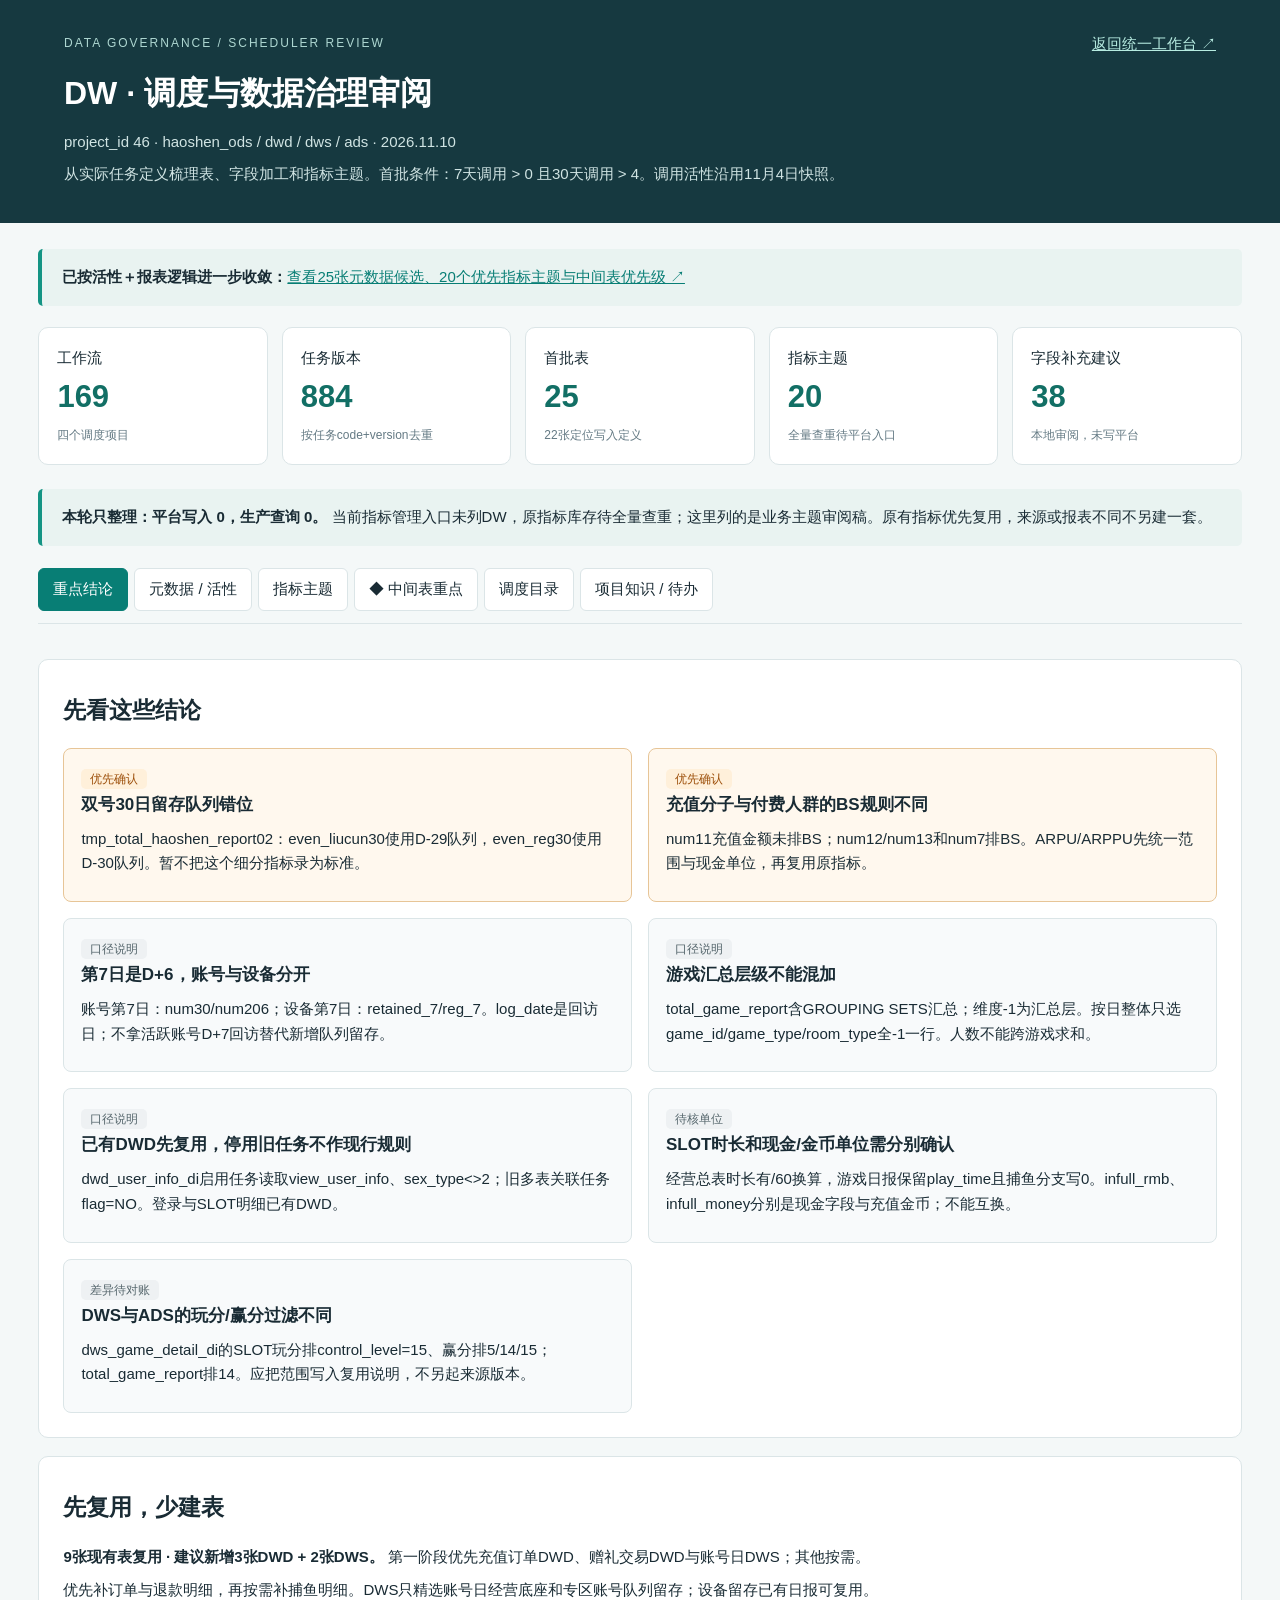
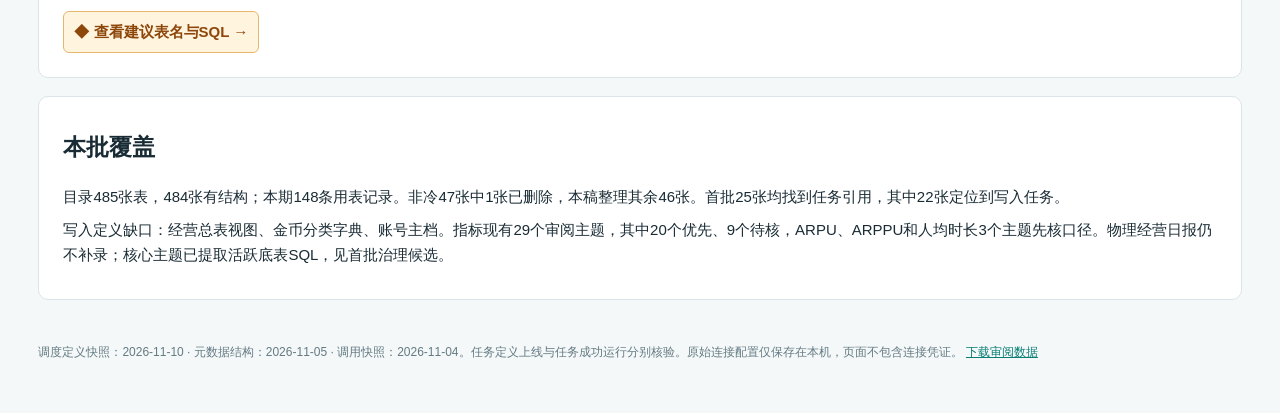
<file: DW调度审阅.html>
<!doctype html>
<html lang="zh-CN"><head><meta charset="utf-8"><meta name="viewport" content="width=device-width,initial-scale=1"><title>DW · 调度与数据治理审阅</title>
<style>
:root{--ink:#192b34;--muted:#647a84;--line:#dbe5e7;--green:#087e75;--amber:#9c4e09;--pale:#f4f8f8}*{box-sizing:border-box}body{margin:0;background:var(--pale);color:var(--ink);font:15px/1.65 -apple-system,BlinkMacSystemFont,"Segoe UI","Microsoft YaHei",sans-serif}a{color:var(--green)}header{background:#163940;color:white;padding:32px max(5vw,24px) 28px}header a{color:#b7ece1}header .top{display:flex;justify-content:space-between;gap:20px;align-items:center}h1{font-size:32px;margin:10px 0}h2{font-size:23px;margin:8px 0 18px}h3{font-size:17px;margin:0 0 8px}p{margin:8px 0}.eyebrow{font-size:12px;letter-spacing:2px;color:#aed7d1}.header-note{color:#d0e4e3;max-width:1060px}.pill{font-size:12px;padding:3px 9px;border-radius:5px;background:#e8f4f0;color:#136357;white-space:nowrap}.pill.amber{background:#fff0da;color:var(--amber)}.pill.grey{background:#eef1f3;color:#55666c}.cards{display:grid;grid-template-columns:repeat(5,1fr);gap:14px;margin:-1px 0 24px}.card{background:white;border:1px solid var(--line);border-radius:10px;padding:18px}.card strong{display:block;font-size:31px;color:#126f65}.small,.meta{font-size:12px;color:var(--muted)}main{max-width:1500px;margin:auto;padding:26px max(3vw,20px) 50px}.notice{padding:16px 20px;background:#e9f3f1;border-left:4px solid #149484;margin:0 0 22px;border-radius:5px}.notice.warn{background:#fff4e5;border-color:#e1a253}nav{display:flex;flex-wrap:wrap;gap:6px;margin-bottom:20px;border-bottom:1px solid var(--line);padding-bottom:12px}button,select,input{font:inherit}button{cursor:pointer;border:1px solid var(--line);background:white;color:var(--ink);padding:8px 14px;border-radius:6px}button[aria-selected=true]{background:var(--green);color:white;border-color:var(--green)}button:hover{border-color:var(--green)}button:disabled{opacity:.4;cursor:default}.toolbar{display:flex;flex-wrap:wrap;gap:10px;margin:0 0 15px;align-items:center}.toolbar input{flex:1;min-width:220px}.toolbar input,.toolbar select{border:1px solid #c9d8dc;border-radius:6px;background:white;padding:9px 12px}section{background:white;border:1px solid var(--line);border-radius:10px;padding:24px;margin-bottom:18px}.grid{display:grid;grid-template-columns:repeat(2,1fr);gap:16px}.finding{padding:17px;background:#f8fafb;border:1px solid var(--line);border-radius:8px}.finding.warn{background:#fff8ee;border-color:#e7c597}.table-wrap{overflow:auto;background:white;border:1px solid var(--line);border-radius:8px}table{border-collapse:collapse;width:100%;font-size:13px;min-width:960px}th{background:#edf4f3;text-align:left;position:sticky;top:0;white-space:nowrap}th,td{padding:14px 15px;border-bottom:1px solid #e5eded;vertical-align:top}tr:hover td{background:#f7fbfa}td:nth-child(1){min-width:210px}td.long{min-width:310px;max-width:480px}.mono{font-family:Consolas,monospace;word-break:break-word}.num{text-align:right;font-variant-numeric:tabular-nums}.focus{background:#fff4de;color:#8d470a;border:1px solid #e5b66c;font-weight:650;padding:8px 10px;border-radius:6px;display:inline-block}.model-card{border-left:5px solid var(--green)}.model-card.new{border-left-color:#db8d25;background:#fffcf6}.model-head{display:flex;justify-content:space-between;gap:10px;align-items:center;flex-wrap:wrap}pre{font:13px/1.7 Consolas,monospace;background:#152c35;color:#e5f3f0;padding:20px;white-space:pre-wrap;word-break:break-word;border-radius:7px;overflow:auto}details{margin-top:12px}summary{cursor:pointer;color:var(--green);font-weight:600}ul{padding-left:22px;margin:8px 0}footer{color:var(--muted);font-size:12px;margin-top:25px}.empty{text-align:center;padding:60px;color:var(--muted)}.pager{display:flex;justify-content:flex-end;align-items:center;gap:12px;margin-top:15px}dialog{border:1px solid #c3d3d6;border-radius:12px;max-width:1050px;width:92vw;max-height:85vh;padding:25px}dialog::backdrop{background:#102a3555}.dialog-top{display:flex;justify-content:space-between;gap:15px}.dialog-body{max-height:65vh;overflow:auto;margin-top:15px}label{font-size:13px}.body-copy{white-space:pre-line}a:focus-visible,button:focus-visible,input:focus-visible,select:focus-visible{outline:3px solid #e7a554;outline-offset:2px}@media(max-width:900px){.cards{grid-template-columns:repeat(2,1fr)}.grid{grid-template-columns:1fr}h1{font-size:27px}.card:last-child{grid-column:span 2}section{padding:18px}header{padding:24px 20px}.header-actions{font-size:12px}main{padding:22px 14px}}
</style></head><body>
<header><div class="top"><span class="eyebrow">DATA GOVERNANCE / SCHEDULER REVIEW</span><a href="index.html#p=46">返回统一工作台 ↗</a></div><h1>DW · 调度与数据治理审阅</h1><p class="header-note">project_id 46 · haoshen_ods / dwd / dws / ads · 2026.11.10</p><p class="header-note">从实际任务定义梳理表、字段加工和指标主题。首批条件：7天调用 &gt; 0 且30天调用 &gt; 4。调用活性沿用11月4日快照。</p></header>
<main><div class="notice"><strong>已按活性＋报表逻辑进一步收敛：</strong><a href="DW首批治理候选.html">查看25张元数据候选、20个优先指标主题与中间表优先级 ↗</a></div><div class="cards" id="cards"></div><div class="notice"><strong>本轮只整理：平台写入 0，生产查询 0。</strong> 当前指标管理入口未列DW，原指标库存待全量查重；这里列的是业务主题审阅稿。原有指标优先复用，来源或报表不同不另建一套。</div>
<nav id="tabs" aria-label="DW审阅内容"></nav><div id="toolbar" class="toolbar"></div><div id="content"><div class="empty">正在加载DW审阅数据…</div></div><div id="pager" class="pager"></div><footer>调度定义快照：2026-11-10 · 元数据结构：2026-11-05 · 调用快照：2026-11-04。任务定义上线与任务成功运行分别核验。原始连接配置仅保存在本机，页面不包含连接凭证。 <a href="DW调度审阅.json" download>下载审阅数据</a></footer></main>
<dialog id="detail"><div class="dialog-top"><h2 id="detailTitle"></h2><button id="close">关闭</button></div><div id="detailBody" class="dialog-body"></div></dialog>
<script>
'use strict';let data,view='overview',query='',filter='all',page=1;const $=id=>document.getElementById(id),E=s=>String(s??'').replace(/[&<>"']/g,c=>({'&':'&amp;','<':'&lt;','>':'&gt;','"':'&quot;',"'":'&#39;'}[c]));const badge=(s,c='')=>`<span class="pill ${c}">${E(s)}</span>`;const sql=s=>s?`<details><summary>查看 SELECT 逻辑</summary><pre>${E(s)}</pre></details>`:'<p class="meta">口径条件未齐，暂不提供可录入公式。</p>';const tabs=[['overview','重点结论'],['tables','元数据 / 活性'],['metrics','指标主题'],['models','◆ 中间表重点'],['workflows','调度目录'],['knowledge','项目知识 / 待办']];const matches=r=>!query||JSON.stringify(r).toLowerCase().includes(query.toLowerCase());function table(head,rows){return `<div class="table-wrap"><table><thead><tr>${head.map(x=>`<th>${E(x)}</th>`).join('')}</tr></thead><tbody>${rows.join('')||'<tr><td colspan="8" class="empty">没有匹配结果</td></tr>'}</tbody></table></div>`}function dialog(title,body){$('detailTitle').textContent=title;$('detailBody').innerHTML=body;$('detail').showModal()}function filters(){let opts=view==='tables'?[['all','全部46张非冷表'],['first','首批25张'],['missing','3张维护来源待核'],['ODS','ODS'],['DWD','DWD'],['ADS','ADS']]:view==='metrics'?[['all','全部20个主题'],['ready','有静态SELECT'],['pending','暂缓登记']]:view==='models'?[['all','全部11项'],['new','建议新建4项'],['reuse','复用现有7项'],['DWD','DWD优先'],['DWS','DWS精选']]:view==='workflows'?[['all','全部169个工作流'],...['haoshen_ods','haoshen_dwd','haoshen_dws','haoshen_ads'].map(x=>[x,x])]:[];$('toolbar').innerHTML=opts.length?`<input aria-label="搜索DW审阅内容" placeholder="搜索表名、指标、字段含义或任务" value="${E(query)}"><select aria-label="筛选范围">${opts.map(([v,n])=>`<option value="${v}" ${v===filter?'selected':''}>${E(n)}</option>`).join('')}</select><span class="small" id="resultCount"></span>`:'';$('toolbar').querySelector('input')?.addEventListener('input',e=>{query=e.target.value;page=1;renderContent()});$('toolbar').querySelector('select')?.addEventListener('change',e=>{filter=e.target.value;page=1;renderContent()})}function showModels(ids){const a=data.models.filter(m=>ids.includes(m.id));dialog('对应的中间表建议',a.map(modelCard).join('')||'<p>先核来源与口径条件。</p>')}function modelCard(m){return `<section class="model-card ${m.mode==='建议新建'?'new':''}"><div class="model-head"><h3>${E(m.title)}</h3>${badge(m.mode,m.mode==='建议新建'?'amber':'')}</div><p class="mono"><strong>${E(m.table)}</strong> ${badge(m.layer)}</p><p><strong>粒度：</strong>${E(m.grain)}</p><p class="small">来源：${m.sources.map(E).join('、')}</p><ul>${m.rules.map(x=>`<li>${E(x)}</li>`).join('')}</ul>${sql(m.sql)}</section>`}function render(){ $('tabs').innerHTML=tabs.map(([id,n])=>`<button data-view="${id}" aria-selected="${id===view}">${n}</button>`).join('');filters();renderContent()}function renderContent(){let html='',rows=[];$('pager').innerHTML='';if(view==='overview'){html=`<section><h2>先看这些结论</h2><div class="grid">${data.findings.map(f=>`<article class="finding ${f.severity==='优先确认'?'warn':''}">${badge(f.severity,f.severity==='优先确认'?'amber':'grey')}<h3>${E(f.title)}</h3><p>${E(f.detail)}</p></article>`).join('')}</div></section><section><h2>先复用，少建表</h2><p><strong>9张现有表复用 · 建议新增3张DWD + 2张DWS。</strong> 第一阶段优先充值订单DWD、赠礼交易DWD与账号日DWS；其他按需。</p><p>优先补订单与退款明细，再按需补捕鱼明细。DWS只精选账号日经营底座和专区账号队列留存；设备留存已有日报可复用。</p><button class="focus" data-view="models">◆ 查看建议表名与SQL →</button></section><section><h2>本批覆盖</h2><p>目录485张表，484张有结构；本期148条用表记录。非冷47张中1张已删除，本稿整理其余46张。首批25张均找到任务引用，其中22张定位到写入任务。</p><p>写入定义缺口：经营总表视图、金币分类字典、账号主档。指标现有29个审阅主题，其中20个优先、9个待核，ARPU、ARPPU和人均时长3个主题先核口径。物理经营日报仍不补录；核心主题已提取活跃底表SQL，见首批治理候选。</p></section>`}
else if(view==='tables'){rows=data.tables.filter(t=>matches(t)&&(filter==='all'||filter==='first'&&t.first_batch||filter==='missing'&&!t.scheduler_writer_count||t.layer===filter));if(filter==='missing')rows=rows.filter(t=>t.first_batch);rows.sort((a,b)=>b.q30-a.q30);html=table(['表 / 业务用途','7天 / 30天调用','业务域 / 过程','粒度与限制','调度证据'],rows.map(t=>`<tr><td><button data-table="${E(t.table)}" class="mono">${E(t.table)}</button><p>${E(t.title)}</p>${badge(t.first_batch?'首批候选':'非首批',t.first_batch?'':'grey')}</td><td class="num">${t.q7} / ${t.q30}<p>${badge(t.level)}</p></td><td>${E(t.domain)}<p>${E(t.process)}</p></td><td class="long">${E(t.definition)}<details><summary>粒度、时间及限制</summary><p>${E(t.grain)}</p><p>${E(t.time)}</p><p>${E(t.risk)}</p></details></td><td>${t.scheduler_writer_count}条写入定义<p class="small">其中启用任务且工作流ONLINE ${t.scheduler_enabled_writer_count}条；引用${t.scheduler_reader_count}条</p></td></tr>`))}
else if(view==='metrics'){rows=data.metrics.filter(m=>matches(m)&&(filter==='all'||filter==='ready'&&m.sql||filter==='pending'&&!m.sql));html=table(['指标主题','业务定义 / 单位','来源与范围','复用 / SQL','◆ 中间表建议'],rows.map(m=>`<tr><td><strong>${E(m.name)}</strong><p>${badge(m.status,m.sql?'':'amber')}</p><span class="small">${E(m.type)}</span></td><td class="long">${E(m.definition)}<p class="small">单位：${E(m.unit)}</p></td><td class="long mono">${E(m.table)}<p class="small">${E(m.risk)}</p></td><td class="long"><p class="small">${E(m.registration_batch)}</p><p class="small">录入前先查DW原有可用、草稿及别名；来源不同不新建主题。</p>${sql(m.sql)}</td><td><button class="focus" data-models="${E(m.model_ids.join(','))}">◆ 查看 ${m.model_ids.length} 项<br>建议表名与SQL →</button></td></tr>`))}
else if(view==='models'){rows=data.models.filter(m=>matches(m)&&(filter==='all'||filter==='new'&&m.mode==='建议新建'||filter==='reuse'&&m.mode==='复用现有'||m.layer===filter));html='<div class="notice warn"><strong>建议数量：2张新DWD、2张新DWS；其余7项复用现有。</strong> 以下SQL用于方案审阅，没有建表、执行或修改生产调度。</div>'+rows.map(modelCard).join('')}
else if(view==='workflows'){rows=data.workflow_catalog.filter(w=>matches(w)&&(filter==='all'||w.project===filter));const pages=Math.max(1,Math.ceil(rows.length/30));page=Math.min(page,pages);html=table(['调度项目','工作流 / 版本','定义发布状态','Cron / 时区','日期参数'],rows.slice((page-1)*30,page*30).map(w=>`<tr><td class="mono">${E(w.project)}</td><td><strong>${E(w.name)}</strong><p class="small">版本 ${w.version}</p></td><td>${badge(w.release,w.release==='ONLINE'?'':'grey')}<p class="small">不代表实际运行成功</p></td><td class="mono">${E(w.crontab||'导出未提供')}<p>${E(w.timezone)}</p></td><td class="mono">${w.date_parameters.map(x=>E(x.prop)+' = '+E(x.value)).join('<br>')||'无日期参数'}</td></tr>`));$('pager').innerHTML=`<button id="prev" ${page===1?'disabled':''}>上一页</button><span>${page} / ${pages}</span><button id="next" ${page===pages?'disabled':''}>下一页</button>`;$('prev').onclick=()=>{page--;renderContent()};$('next').onclick=()=>{page++;renderContent()}}
else if(view==='knowledge'){html='<section><h2>5篇项目知识草稿</h2><p class="small">尚未写入项目知识库。</p><div class="grid">'+data.knowledge.map(k=>`<article class="finding"><h3>${E(k.title)}</h3><p>${E(k.content)}</p></article>`).join('')+'</div></section><section><h2>需要配合 / 后续核验</h2>'+data.blockers.map(b=>`<article class="finding warn" style="margin-bottom:12px"><h3>${E(b.item)}</h3><p>${E(b.detail)}</p><p><strong>下一步：</strong>${E(b.action)}</p></article>`).join('')+'</section>'}
$('content').innerHTML=html;if($('resultCount'))$('resultCount').textContent=`${rows.length} 条结果`;}
document.addEventListener('click',e=>{const t=e.target.closest('[data-view],[data-table],[data-models]');if(!t)return;if(t.dataset.view){view=t.dataset.view;query='';filter='all';page=1;render();return}if(t.dataset.models){showModels(t.dataset.models.split(','));return}if(t.dataset.table){const n=t.dataset.table,c=data.coverage.find(t=>t.table===n),t=data.tables.find(t=>t.table===n);dialog(n,`<p>${E(t.definition)}</p><p>${E(t.risk)}</p><h3>已定位写入任务</h3>`+(c?.writers.length?c.writers.map(w=>`<article class="finding"><strong>${E(w.task)}</strong> ${badge(w.type)}<p class="small">任务版本${w.task_version} · flag ${E(w.flag)}</p>${w.workflows.map(f=>`<p>${E(f.name)} · V${f.version} · ${E(f.release)}<br><span class="mono">${E(f.cron)}</span> · ${E(f.timezone)}</p>`).join('')}</article>`).join(''):'<p>未逐条展示；首批无直写来源的3张表列为待办。可从统一工作台查看完整字段字典。</p>')+`<p><a href="index.html#p=46&view=fields">打开DW完整字段字典 ↗</a></p>`)}});$('close').onclick=()=>$('detail').close();fetch('DW调度审阅.json?v=20261110-priority1').then(r=>{if(!r.ok)throw Error('数据加载失败');return r.json()}).then(d=>{data=d;$('cards').innerHTML=[['工作流',169,'四个调度项目'],['任务版本',884,'按任务code+version去重'],['首批表',25,'22张定位写入定义'],['指标主题',20,'全量查重待平台入口'],['字段补充建议',38,'本地审阅，未写平台']].map(([n,v,s])=>`<div class="card"><span>${n}</span><strong>${v}</strong><span class="small">${s}</span></div>`).join('');render()}).catch(e=>{$('content').innerHTML=`<div class="empty">${E(e.message)}；请刷新或返回统一工作台。</div>`});
</script></body></html>
</file>
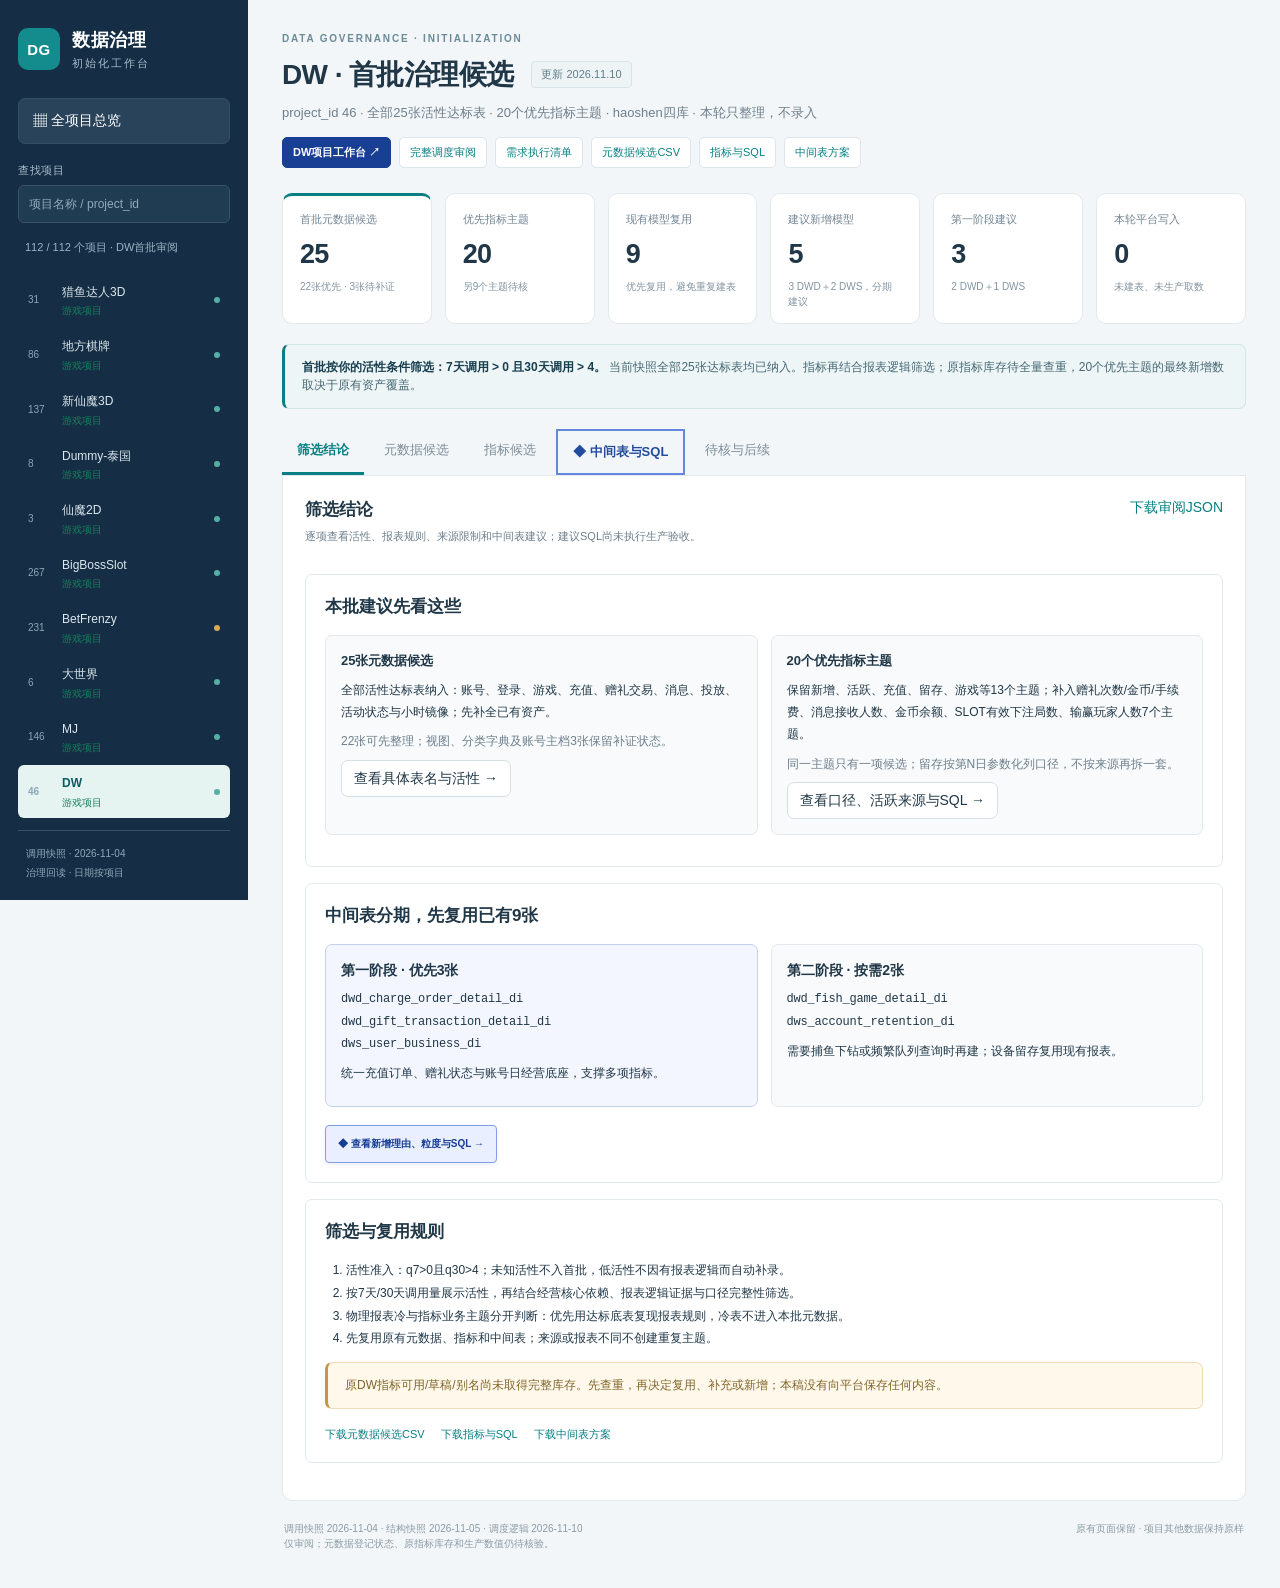
<file: DW首批治理候选.html>
<!doctype html><html lang="zh-CN"><head><meta charset="utf-8"><meta name="viewport" content="width=device-width,initial-scale=1"><title>DW · 首批治理候选</title><link rel="stylesheet" href="style.css?v=30fdb344fda5"><style>
.header-actions .execution-link{background:#193f95;border-color:#193f95;color:white!important}
#content>section{border:1px solid var(--line);border-radius:7px;padding:19px;background:white;margin-bottom:16px}#content h2{margin:0 0 14px}#content h3{margin:0 0 8px}#content p{margin:7px 0;font-size:12px;line-height:1.85}.grid,.phase{display:grid;grid-template-columns:repeat(2,minmax(0,1fr));gap:13px}.item{background:#f8fafb;border:1px solid var(--line);border-radius:7px;padding:15px;margin-bottom:12px}.item h3{font-size:13px}.phase{margin:12px 0 18px}.phase>div{padding:15px;border:1px solid var(--line);border-radius:7px;background:#f8fafb}.phase>div:first-child{border-color:#c4d2ee;background:#f3f6ff}.model{border-left:3px solid #83aaa9!important}.model.new{border-left-color:var(--blue)!important}.model-head{display:flex;align-items:center;justify-content:space-between;gap:10px;flex-wrap:wrap}.stage{font-size:10px;color:var(--blue);font-weight:650}details{margin:9px 0}summary{font-size:11px;font-weight:600;color:var(--teal);cursor:pointer}.long{min-width:235px}.name{min-width:190px}.focus{white-space:normal}.inline-links{display:flex;flex-wrap:wrap;gap:16px;font-size:11px}#content ul,#content ol{padding-left:21px;font-size:12px;line-height:1.9}#content .table-wrap table{min-width:1100px}.dialog-body{padding:23px 26px;overflow:auto;max-height:72vh}.dialog-body section{border:1px solid var(--line);border-radius:7px;padding:17px;margin-bottom:15px}.dialog-body p,.dialog-body li{font-size:12px;line-height:1.9}.dialog-body h3{margin:0 0 10px}.filters:empty{display:none}.muted{color:var(--muted)}@media(max-width:1100px){.grid,.phase{grid-template-columns:1fr}.content{padding:17px}}@media(max-width:760px){#content>section{padding:14px}.long{min-width:230px}.dialog-body{padding:17px}}
</style></head><body><aside><a class="brand" href="index.html"><span class="brand-icon">DG</span><span>数据治理<span class="brand-sub">初始化工作台</span></span></a><button id="allProjects" class="side-home">▦ 全项目总览</button><label class="side-search">查找项目<input id="projectSearch" placeholder="项目名称 / project_id"></label><div class="side-count" id="sideCount"></div><nav id="projectNav" aria-label="项目清单"></nav><div class="side-footer">调用快照 · 2026-11-04<br>治理回读 · 日期按项目</div></aside><main><header><div class="eyebrow">DATA GOVERNANCE · INITIALIZATION</div><div class="titleline"><h1>DW · 首批治理候选</h1><span class="date-chip">更新 2026.11.10</span></div><p>project_id 46 · 全部25张活性达标表 · 20个优先指标主题 · haoshen四库 · 本轮只整理，不录入</p><div class="header-actions"><a class="execution-link" href="index.html#p=46">DW项目工作台 ↗</a><a href="DW调度审阅.html">完整调度审阅</a><a href="执行清单.html">需求执行清单</a><a href="downloads/DW首批元数据.csv" download>元数据候选CSV</a><a href="downloads/DW首批指标主题及SQL.csv" download>指标与SQL</a><a href="downloads/DW中间表建议及SQL.csv" download>中间表方案</a></div></header>
<div class="cards"><div class="card"><div class="label">首批元数据候选</div><div class="value">25</div><div class="sub">22张优先 · 3张待补证</div></div><div class="card"><div class="label">优先指标主题</div><div class="value">20</div><div class="sub">另9个主题待核</div></div><div class="card"><div class="label">现有模型复用</div><div class="value">9</div><div class="sub">优先复用，避免重复建表</div></div><div class="card"><div class="label">建议新增模型</div><div class="value">5</div><div class="sub">3 DWD＋2 DWS，分期建议</div></div><div class="card"><div class="label">第一阶段建议</div><div class="value">3</div><div class="sub">2 DWD＋1 DWS</div></div><div class="card"><div class="label">本轮平台写入</div><div class="value">0</div><div class="sub">未建表、未生产取数</div></div></div>
<div class="notice"><strong>首批按你的活性条件筛选：7天调用 &gt; 0 且30天调用 &gt; 4。</strong> 当前快照全部25张达标表均已纳入。指标再结合报表逻辑筛选；原指标库存待全量查重，20个优先主题的最终新增数取决于原有资产覆盖。</div>
<div id="tabs" class="section-nav" role="tablist" aria-label="首批治理审阅"></div><section class="content"><div class="content-top"><div><h2 id="sectionTitle">筛选结论</h2><p class="small">逐项查看活性、报表规则、来源限制和中间表建议；建议SQL尚未执行生产验收。</p></div><a href="DW首批治理候选.json" download>下载审阅JSON</a></div><div id="toolbar" class="filters"></div><div id="resultMeta" class="result-meta"></div><div id="content"></div></section>
<footer><span>调用快照 2026-11-04 · 结构快照 2026-11-05 · 调度逻辑 2026-11-10<br>仅审阅；元数据登记状态、原指标库存和生产数值仍待核验。</span><span>原有页面保留 · 项目其他数据保持原样</span></footer></main>
<dialog id="detail"><div class="dialog-head"><div><div class="eyebrow">DW · 候选审阅</div><h2 id="detailTitle"></h2></div><button id="close" aria-label="关闭">×</button></div><div id="detailBody" class="dialog-body"></div></dialog>
<script id="manifest" type="application/json">{
  "revision": "ce5e07a2a42c",
  "stats": {
    "date": "2026-11-06",
    "activity_date": "2026-11-04",
    "project_count": 112,
    "raw_usage_rows": 9327,
    "raw_first_count": 1713,
    "scope_excluded_usage": 16,
    "scoped_usage_rows": 9311,
    "catalog_tables": 20270,
    "catalog_live_tables": 19976,
    "catalog_columns": 418029,
    "live_columns": 403971,
    "project_table_associations": 23461,
    "first_count": 1713,
    "first_with_schema": 1250,
    "projects_usage_with_schema": 29,
    "connections": 14,
    "available_metrics": 779,
    "review_metrics": 145,
    "models": 152,
    "model_dwd": 107,
    "model_dws": 45,
    "known_registered_review_tables": 378,
    "unassigned_tables": 155,
    "name_missing": [
      "42",
      "169",
      "241"
    ],
    "alias_changes": 47,
    "other_projects_reviewed": 110,
    "other_projects_with_first_schema": 25,
    "other_projects_without_matching_schema": 84,
    "other_project_metric_sql": 581,
    "other_project_tag_drafts": 2601,
    "other_project_platform_writes": 140,
    "metric_export_refresh_blocked": false,
    "platform_new_metadata_20261106": 141,
    "platform_new_metrics_20261106": 8,
    "platform_existing_fixes_20261106": 3,
    "legacy_20261105_counts": {
      "platform_header_total": 721,
      "unexported_header_difference": 30,
      "platform_writes_this_round": 102,
      "platform_new_registrations_this_round": 38,
      "platform_prefix_updates": 64,
      "metric_export_snapshot": 691,
      "metric_ui_new_confirmed": 16,
      "temporary_metric_copy_excluded": 1
    },
    "platform_new_metrics_20261108": 6,
    "platform_existing_updates_20261108": 3,
    "platform_new_metadata_20261108": 0,
    "platform_new_metrics_20261109": 2,
    "platform_new_metadata_20261109": 0,
    "platform_field_notes_20261109": 12,
    "platform_knowledge_20261109": 1,
    "platform_table_descriptions_20261109": 1,
    "platform_knowledge_updates_20261109": 1,
    "metadata_status_restored_20261109": 3,
    "platform_new_metrics_saved_20261109": 11,
    "platform_boke_new_available": 7,
    "platform_boke_new_drafts": 2,
    "new_added_overlap_retired": 2,
    "added_metric_records_reviewed": 156,
    "dw_scheduler_review": {
      "workflows": 169,
      "task_versions": 884,
      "metric_themes": 20,
      "field_notes": 38,
      "platform_writes": 0
    },
    "dw_priority_selection": {
      "eligible_metadata": 25,
      "priority_metadata": 22,
      "metadata_wait_evidence": 3,
      "remaining_eligible_metadata": 0,
      "priority_metric_themes": 20,
      "metric_themes_wait_definition": 9,
      "existing_models_reuse": 9,
      "recommended_new_dwd": 3,
      "recommended_new_dws": 2,
      "build_first_phase": 3,
      "platform_writes": 0,
      "production_queries": 0
    }
  },
  "projects": [
    {
      "id": "5",
      "name": "HiggsDomino-印尼",
      "name_confirmed": true,
      "short": "Domino",
      "connection": {
        "apply_enabled": true,
        "created_at": "2026-07-01 16:58:35",
        "db_count": 8,
        "engine": "adb",
        "insight_enabled": true,
        "name": "HiggsDomino-印尼",
        "pending_tables": 748,
        "databases": [
          "domino_ads",
          "domino_dwd",
          "domino_dws",
          "domino_ods",
          "xsbs_ads",
          "xsbs_dwd",
          "xsbs_dws",
          "xsbs_ods"
        ]
      },
      "table_count": 4640,
      "usage_count": 972,
      "schema_count": 4615,
      "noncold": 382,
      "cold": 590,
      "unknown": 3668,
      "dropped": 20,
      "first_count": 176,
      "first_with_schema": 173,
      "first_schema_missing": 3,
      "q30": 28863,
      "q7": 12033,
      "fields": 56680,
      "field_comment_gaps": 9082,
      "tag_drafts": 376,
      "available_metrics": 274,
      "review_metrics": 10,
      "candidate_metrics": 10,
      "model_dwd": 6,
      "model_dws": 2,
      "model_new": 7,
      "verified_registered_tables": 0,
      "data_file": "data/projects/5.json",
      "initialization": "结构草案已整理，未录入平台",
      "priority": "P1 核对首批",
      "model_dws_reuse": 0,
      "review_stage": "结构草案已整理",
      "review_tags": 376,
      "review_only": true,
      "project_kind": "game",
      "project_kind_label": "游戏项目",
      "project_category": "游戏产品",
      "project_kind_reason": "依据项目名称映射及其游戏、角色、道具、赛事或充值等业务表名，归入本轮游戏业务优先队列。",
      "project_kind_evidence": [
        "domino_ods.prop_log",
        "domino_ods.comm_game_log",
        "domino_ods.activity_user_game_log",
        "domino_ods.game_biz_map_conf"
      ],
      "project_kind_confidence": "本轮审阅分类，待业务负责人复核"
    },
    {
      "id": "1",
      "name": "波克棋牌",
      "name_confirmed": true,
      "short": "波克棋牌",
      "connection": {
        "name": "波克棋牌",
        "engine": "adb",
        "db_count": 5,
        "databases": [
          "bkqp_ods",
          "bkqp_dwd",
          "bkqp_dws",
          "bkqp_ads",
          "bkqp_an"
        ],
        "insight_enabled": true,
        "apply_enabled": false,
        "observed_at": "2026-11-08平台UI保存及行回读"
      },
      "table_count": 1353,
      "usage_count": 519,
      "schema_count": 1353,
      "noncold": 181,
      "cold": 338,
      "unknown": 834,
      "dropped": 12,
      "first_count": 82,
      "first_with_schema": 82,
      "first_schema_missing": 0,
      "q30": 10045,
      "q7": 3761,
      "fields": 30226,
      "field_comment_gaps": 1912,
      "tag_drafts": 181,
      "available_metrics": 7,
      "review_metrics": 0,
      "candidate_metrics": 0,
      "model_dwd": 6,
      "model_dws": 2,
      "model_new": 6,
      "verified_registered_tables": 71,
      "data_file": "data/projects/1.json",
      "initialization": "82张元数据已有回执；9项指标已保存，7可用2时长草稿，知识V2已发布",
      "priority": "已录入复核",
      "model_dws_reuse": 0,
      "review_stage": "82张元数据已有回执；9项指标已保存，7可用2时长草稿，知识V2已发布",
      "review_tags": 181,
      "review_only": false,
      "project_kind": "game",
      "project_kind_label": "游戏项目",
      "project_category": "游戏产品",
      "project_kind_reason": "依据项目名称映射及其游戏、角色、道具、赛事或充值等业务表名，归入本轮游戏业务优先队列。",
      "project_kind_evidence": [
        "bkqp_ods.fish_game_log",
        "bkqp_ods.tb_game_log",
        "bkqp_ods.fish_open_order",
        "bkqp_dws.dws_fish_game_daily_user_agg"
      ],
      "project_kind_confidence": "本轮审阅分类，待业务负责人复核",
      "upload_summary": {
        "tables": 82,
        "metrics": 7,
        "verified": "2026-11-09",
        "an_layer_pending": 11,
        "drafts": 2,
        "knowledge": 1,
        "knowledge_latest_version": "V2",
        "merged_drafts": 0,
        "deferred_metrics": 0,
        "metric_verified": "2026-11-09",
        "table_verified": "2026-11-06"
      },
      "scope_note": "波克棋牌（ID1）五库连接、问数与当前账号入口已恢复。82张元数据有回执：71张标准层、11张AN层级待确认；9项指标已保存，7项可用、2项时长草稿按用户决定等待补齐。1篇知识V2已发布。指标字段与SQL原生导出核验通过，单日聚合可执行；这不代表运营数值已全部验收。",
      "followup_date": "2026-11-09",
      "metric_drafts": 2,
      "metric_overlap_review_url": "新增指标重合审阅.html"
    },
    {
      "id": "100",
      "name": "DominoCafe",
      "name_confirmed": true,
      "short": "DominoCafe",
      "connection": {
        "apply_enabled": true,
        "created_at": "2026-08-03 17:16:48",
        "db_count": 5,
        "engine": "starrocks",
        "insight_enabled": true,
        "name": "DominoCafe",
        "pending_tables": 1542,
        "databases": [
          "ludocafe_ads",
          "ludocafe_an",
          "ludocafe_dwd",
          "ludocafe_dws",
          "ludocafe_ods"
        ]
      },
      "table_count": 1750,
      "usage_count": 514,
      "schema_count": 1733,
      "noncold": 227,
      "cold": 287,
      "unknown": 1236,
      "dropped": 31,
      "first_count": 90,
      "first_with_schema": 83,
      "first_schema_missing": 7,
      "q30": 8828,
      "q7": 2423,
      "fields": 29695,
      "field_comment_gaps": 1145,
      "tag_drafts": 212,
      "available_metrics": 60,
      "review_metrics": 3,
      "candidate_metrics": 3,
      "model_dwd": 5,
      "model_dws": 2,
      "model_new": 4,
      "verified_registered_tables": 0,
      "data_file": "data/projects/100.json",
      "initialization": "结构草案已整理，未录入平台",
      "priority": "P1 核对首批",
      "model_dws_reuse": 0,
      "review_stage": "结构草案已整理",
      "review_tags": 212,
      "review_only": true,
      "project_kind": "game",
      "project_kind_label": "游戏项目",
      "project_category": "游戏产品",
      "project_kind_reason": "依据项目名称映射及其游戏、角色、道具、赛事或充值等业务表名，归入本轮游戏业务优先队列。",
      "project_kind_evidence": [
        "ludocafe_ods.zeusslot_game_log",
        "ludocafe_ods.slot_bonus_log",
        "ludocafe_ods.slot_player_floor_log",
        "ludocafe_ods.games"
      ],
      "project_kind_confidence": "本轮审阅分类，待业务负责人复核"
    },
    {
      "id": "174",
      "name": "BossDomino",
      "name_confirmed": true,
      "short": "BossDomino",
      "connection": null,
      "table_count": 863,
      "usage_count": 365,
      "schema_count": 863,
      "noncold": 180,
      "cold": 185,
      "unknown": 498,
      "dropped": 1,
      "first_count": 81,
      "first_with_schema": 81,
      "first_schema_missing": 0,
      "q30": 9003,
      "q7": 2568,
      "fields": 14470,
      "field_comment_gaps": 962,
      "tag_drafts": 180,
      "available_metrics": 0,
      "review_metrics": 7,
      "candidate_metrics": 7,
      "model_dwd": 6,
      "model_dws": 2,
      "model_new": 7,
      "verified_registered_tables": 0,
      "data_file": "data/projects/174.json",
      "initialization": "结构草案已整理，未录入平台",
      "priority": "P1 核对首批",
      "model_dws_reuse": 0,
      "review_stage": "结构草案已整理",
      "review_tags": 180,
      "review_only": true,
      "project_kind": "game",
      "project_kind_label": "游戏项目",
      "project_category": "游戏产品",
      "project_kind_reason": "依据项目名称映射及其游戏、角色、道具、赛事或充值等业务表名，归入本轮游戏业务优先队列。",
      "project_kind_evidence": [
        "boss_domino_ods.user_slot_game_log_realtime",
        "boss_domino_ods.infull_order",
        "boss_domino_ods.games",
        "boss_domino_an.slotbuff_rep_di"
      ],
      "project_kind_confidence": "本轮审阅分类，待业务负责人复核"
    },
    {
      "id": "4",
      "name": "捕鱼游戏王",
      "name_confirmed": true,
      "short": "捕鱼游戏王",
      "connection": {
        "apply_enabled": true,
        "created_at": "2026-07-01 18:14:35",
        "db_count": 4,
        "engine": "adb",
        "insight_enabled": true,
        "name": "捕鱼游戏王",
        "pending_tables": 846,
        "databases": [
          "byqph5_ads",
          "byqph5_dwd",
          "byqph5_dws",
          "byqph5_ods"
        ]
      },
      "table_count": 1273,
      "usage_count": 330,
      "schema_count": 1270,
      "noncold": 125,
      "cold": 205,
      "unknown": 943,
      "dropped": 29,
      "first_count": 45,
      "first_with_schema": 45,
      "first_schema_missing": 0,
      "q30": 1754,
      "q7": 416,
      "fields": 28945,
      "field_comment_gaps": 315,
      "tag_drafts": 125,
      "available_metrics": 61,
      "review_metrics": 10,
      "candidate_metrics": 0,
      "model_dwd": 5,
      "model_dws": 2,
      "model_new": 7,
      "verified_registered_tables": 82,
      "data_file": "data/projects/4.json",
      "initialization": "原9表已分流；REP按用户要求保留缺口，7张非首批暂缓",
      "priority": "已录入复核",
      "model_dws_reuse": 0,
      "upload_summary": {
        "review_tables": 91,
        "tables": 82,
        "pending_tables": 9,
        "project_assets": 104,
        "metrics": 61,
        "available_metrics": 61,
        "verified": "2026-11-09",
        "first_batch_pending_tables": 2,
        "non_first_batch_deferred_tables": 7,
        "drafts": 0,
        "metric_verified": "2026-11-09"
      },
      "scope_note": "原审阅91张中82张已登记，原9张未登记表按最新快照分流：2张REP报表达到首批门槛但未绑定，7张因7天0次或30天不超过4次暂不进入首批。当前104项资产和61项可用指标仍沿用原登记快照，未将盘点数量冒充本次补录。 本期首批45张中33张有逐表入仓回执；现有四库内另10张缺回执，需逐表核对是否已录及标签说明；另外2张REP按用户决定保留。",
      "legacy_url": "https://jiyunfei150-del.github.io/project-table-activity/fish-king/",
      "review_stage": "原9表已分流；REP按用户要求保留缺口，7张非首批暂缓",
      "review_tags": 0,
      "review_only": true,
      "project_kind": "game",
      "project_kind_label": "游戏项目",
      "project_category": "游戏产品",
      "project_kind_reason": "依据项目名称映射及其游戏、角色、道具、赛事或充值等业务表名，归入本轮游戏业务优先队列。",
      "project_kind_evidence": [
        "byqph5_rep.buyu_total_report_normal",
        "byqph5_ods.fish_game_log",
        "byqph5_ods.fish_money_log",
        "byqph5_ods.pook_infull"
      ],
      "project_kind_confidence": "本轮审阅分类，待业务负责人复核",
      "pending_first_batch_tables": 2,
      "policy_deferred_tables": 7,
      "followup_date": "2026-11-09",
      "metric_drafts": 0,
      "metric_overlap_review_url": "新增指标重合审阅.html"
    },
    {
      "id": "103",
      "name": "捕鱼达人千炮版3D",
      "name_confirmed": true,
      "short": "捕鱼达人千炮版3D",
      "connection": null,
      "table_count": 1155,
      "usage_count": 317,
      "schema_count": 1065,
      "noncold": 315,
      "cold": 2,
      "unknown": 838,
      "dropped": 5,
      "first_count": 153,
      "first_with_schema": 109,
      "first_schema_missing": 44,
      "q30": 51797,
      "q7": 28933,
      "fields": 20184,
      "field_comment_gaps": 582,
      "tag_drafts": 227,
      "available_metrics": 0,
      "review_metrics": 6,
      "candidate_metrics": 6,
      "model_dwd": 4,
      "model_dws": 2,
      "model_new": 6,
      "verified_registered_tables": 0,
      "data_file": "data/projects/103.json",
      "initialization": "结构草案已整理，未录入平台",
      "priority": "P1 核对首批",
      "model_dws_reuse": 0,
      "review_stage": "结构草案已整理",
      "review_tags": 227,
      "review_only": true,
      "project_kind": "game",
      "project_kind_label": "游戏项目",
      "project_category": "游戏产品",
      "project_kind_reason": "依据项目名称映射及其游戏、角色、道具、赛事或充值等业务表名，归入本轮游戏业务优先队列。",
      "project_kind_evidence": [
        "byqp_ods.prop_send_log",
        "byqp_ods.game_money_log",
        "byqp_ods.buyu_rank_msg",
        "byqp_ods.buyu_rank_msg_hi"
      ],
      "project_kind_confidence": "本轮审阅分类，待业务负责人复核"
    },
    {
      "id": "31",
      "name": "猎鱼达人3D",
      "name_confirmed": true,
      "short": "猎鱼达人3D",
      "connection": {
        "apply_enabled": true,
        "created_at": "2026-05-13 11:56:08",
        "db_count": 4,
        "engine": "starrocks",
        "insight_enabled": true,
        "name": "猎鱼达人3D",
        "pending_tables": 428,
        "databases": [
          "lydr3d_ads",
          "lydr3d_dwd",
          "lydr3d_dws",
          "lydr3d_ods"
        ]
      },
      "table_count": 677,
      "usage_count": 310,
      "schema_count": 676,
      "noncold": 171,
      "cold": 139,
      "unknown": 367,
      "dropped": 0,
      "first_count": 75,
      "first_with_schema": 75,
      "first_schema_missing": 0,
      "q30": 4926,
      "q7": 1907,
      "fields": 11826,
      "field_comment_gaps": 745,
      "tag_drafts": 170,
      "available_metrics": 36,
      "review_metrics": 0,
      "candidate_metrics": 10,
      "model_dwd": 5,
      "model_dws": 2,
      "model_new": 5,
      "verified_registered_tables": 88,
      "data_file": "data/projects/31.json",
      "initialization": "修复2张被状态筛选隐藏的正式表，已打标共88张；AN按用户决定保留缺口",
      "priority": "已录入复核",
      "model_dws_reuse": 0,
      "review_stage": "修复2张被状态筛选隐藏的正式表，已打标共88张；AN按用户决定保留缺口",
      "review_tags": 170,
      "review_only": false,
      "metric_drafts": 0,
      "upload_summary": {
        "tables": 88,
        "metrics": 36,
        "drafts": 0,
        "verified": "2026-11-09",
        "new_metadata": 42,
        "metadata_status_restored": 2,
        "metric_verified": "2026-11-09",
        "table_verified": "2026-11-09"
      },
      "scope_note": "本次修复2张原已治理但被暂不纳入状态隐藏的正式表；标签与说明沿用原值。当前已打标88张，原首批75张中已覆盖73张，其余2张位于AN库，按用户决定保留缺口。指标数沿用原生导出快照，未以本次元数据状态修复冒充新增指标。",
      "project_kind": "game",
      "project_kind_label": "游戏项目",
      "project_category": "游戏产品",
      "project_kind_reason": "依据项目名称映射及其游戏、角色、道具、赛事或充值等业务表名，归入本轮游戏业务优先队列。",
      "project_kind_evidence": [
        "lydr3d_ods.fish_game_log",
        "lydr3d_ods.fish_boke_point_log",
        "lydr3d_ods.game_event_log",
        "lydr3d_ods.fish_money_log"
      ],
      "project_kind_confidence": "本轮审阅分类，待业务负责人复核",
      "followup_date": "2026-11-09",
      "metric_overlap_review_url": "新增指标重合审阅.html"
    },
    {
      "id": "86",
      "name": "地方棋牌",
      "name_confirmed": true,
      "short": "地方棋牌",
      "connection": {
        "apply_enabled": false,
        "created_at": "2026-11-04 18:35:01",
        "db_count": 8,
        "engine": "adb",
        "insight_enabled": true,
        "name": "地方棋牌",
        "pending_tables": 584,
        "databases": [
          "friend_ads",
          "friend_dwd",
          "friend_dws",
          "friend_ods",
          "gold_ads",
          "gold_dwd",
          "gold_dws",
          "gold_ods"
        ],
        "observed_at": "2026-11-05 16:03后页面核对；连接配置由用户侧变更，本次未修改"
      },
      "table_count": 725,
      "usage_count": 301,
      "schema_count": 725,
      "noncold": 165,
      "cold": 136,
      "unknown": 424,
      "dropped": 8,
      "first_count": 58,
      "first_with_schema": 58,
      "first_schema_missing": 0,
      "q30": 19522,
      "q7": 8954,
      "fields": 11886,
      "field_comment_gaps": 933,
      "tag_drafts": 165,
      "available_metrics": 104,
      "review_metrics": 24,
      "candidate_metrics": 0,
      "model_dwd": 10,
      "model_dws": 2,
      "model_new": 12,
      "verified_registered_tables": 59,
      "data_file": "data/projects/86.json",
      "initialization": "59张元数据；104可用、33草稿/停用；同事新增5项只同步",
      "priority": "已录入复核",
      "model_dws_reuse": 2,
      "upload_summary": {
        "tables": 59,
        "metrics": 104,
        "drafts": 33,
        "verified": "2026-11-09",
        "new_metrics_this_batch": 6,
        "existing_updated_this_batch": 3,
        "knowledge_verified": 3,
        "knowledge_verified_date": "2026-11-09",
        "field_notes_updated_20261109": 3,
        "merged_drafts": 32,
        "other_offline": 1,
        "metric_verified": "2026-11-09",
        "table_verified": "2026-11-06"
      },
      "scope_note": "2026-11-09原生导出：104项可用、33项草稿/停用（32项原合并草稿，另1项由同事停用）。同事新增2项已同步保留；本轮未修改其定义或SQL。剩余37条标准定义中：12条沿用既有核心指标，1条求签钻石在已核对38天日粒度窗口复用；21条行为定义已收敛为6个核心候选，待可靠绑定好友房来源；3条冷来源比赛奖励不入首批。事件知识V2已发布。指标库存已刷新至2026-11-09；其他人员维护项不计本轮新增。 本轮原生库存为137项，新增5项其他人员维护的活跃分群/在线指标只同步展示；我新增130项（含此前草稿）与非我维护的7项逐项比对，未直接替换。32项既有合并草稿及1项同事停用保持。 本期首批58张中56张有逐表入仓回执；friend_ods.card_donate_log、friend_dwd.dwd_user_info_di两张仍缺回执，需核对，不直接判为未录入。",
      "legacy_url": "https://jiyunfei150-del.github.io/local-chess-governance-v2/",
      "review_stage": "59张元数据；104可用、33草稿/停用；同事新增5项只同步",
      "review_tags": 0,
      "review_only": false,
      "metric_drafts": 33,
      "project_kind": "game",
      "project_kind_label": "游戏项目",
      "project_category": "游戏产品",
      "project_kind_reason": "依据项目名称映射及其游戏、角色、道具、赛事或充值等业务表名，归入本轮游戏业务优先队列。",
      "project_kind_evidence": [
        "gold_ods.games",
        "gold_ods.comm_game_log",
        "friend_ods.comm_game_log",
        "friend_ods.friend_game_log"
      ],
      "project_kind_confidence": "本轮审阅分类，待业务负责人复核",
      "followup_date": "2026-11-09",
      "behavior_plan_url": "地方棋牌行为指标收敛.html",
      "metric_overlap_review_url": "新增指标重合审阅.html"
    },
    {
      "id": "137",
      "name": "新仙魔3D",
      "name_confirmed": true,
      "short": "新仙魔3D",
      "connection": null,
      "table_count": 1407,
      "usage_count": 293,
      "schema_count": 1351,
      "noncold": 99,
      "cold": 194,
      "unknown": 1114,
      "dropped": 24,
      "first_count": 48,
      "first_with_schema": 48,
      "first_schema_missing": 0,
      "q30": 5059,
      "q7": 1170,
      "fields": 16289,
      "field_comment_gaps": 1191,
      "tag_drafts": 98,
      "available_metrics": 0,
      "review_metrics": 6,
      "candidate_metrics": 6,
      "model_dwd": 5,
      "model_dws": 2,
      "model_new": 7,
      "verified_registered_tables": 0,
      "data_file": "data/projects/137.json",
      "initialization": "结构草案已整理，未录入平台",
      "priority": "P1 核对首批",
      "model_dws_reuse": 0,
      "review_stage": "结构草案已整理",
      "review_tags": 98,
      "review_only": true,
      "project_kind": "game",
      "project_kind_label": "游戏项目",
      "project_category": "游戏产品",
      "project_kind_reason": "依据项目名称映射及其游戏、角色、道具、赛事或充值等业务表名，归入本轮游戏业务优先队列。",
      "project_kind_evidence": [
        "xianmo_ods_rt.fish_shot_info_log",
        "xianmo_ai.user_infull_detail",
        "xianmo_ai.dwd_user_game_score_di",
        "xianmo_ai.dwd_user_infull_info_di"
      ],
      "project_kind_confidence": "本轮审阅分类，待业务负责人复核"
    },
    {
      "id": "8",
      "name": "Dummy-泰国",
      "name_confirmed": true,
      "short": "Dummy-泰国",
      "connection": {
        "apply_enabled": true,
        "created_at": "2026-06-22 14:37:31",
        "db_count": 4,
        "engine": "adb",
        "insight_enabled": true,
        "name": "Dummy-泰国",
        "pending_tables": 774,
        "databases": [
          "dummy_ads",
          "dummy_an",
          "dummy_dwd",
          "dummy_ods"
        ]
      },
      "table_count": 850,
      "usage_count": 274,
      "schema_count": 849,
      "noncold": 120,
      "cold": 154,
      "unknown": 576,
      "dropped": 0,
      "first_count": 55,
      "first_with_schema": 55,
      "first_schema_missing": 0,
      "q30": 12110,
      "q7": 3813,
      "fields": 15099,
      "field_comment_gaps": 391,
      "tag_drafts": 120,
      "available_metrics": 86,
      "review_metrics": 7,
      "candidate_metrics": 7,
      "model_dwd": 6,
      "model_dws": 2,
      "model_new": 7,
      "verified_registered_tables": 0,
      "data_file": "data/projects/8.json",
      "initialization": "结构草案已整理，未录入平台",
      "priority": "P1 核对首批",
      "model_dws_reuse": 0,
      "review_stage": "结构草案已整理",
      "review_tags": 120,
      "review_only": true,
      "project_kind": "game",
      "project_kind_label": "游戏项目",
      "project_category": "游戏产品",
      "project_kind_reason": "依据项目名称映射及其游戏、角色、道具、赛事或充值等业务表名，归入本轮游戏业务优先队列。",
      "project_kind_evidence": [
        "dummy_ods.infull_order",
        "dummy_ods.games",
        "dummy_ods.user_slot_game_log_realtime",
        "dummy_ods_rt.infull_order_log"
      ],
      "project_kind_confidence": "本轮审阅分类，待业务负责人复核"
    },
    {
      "id": "3",
      "name": "仙魔2D",
      "name_confirmed": true,
      "short": "仙魔2D",
      "connection": null,
      "table_count": 839,
      "usage_count": 273,
      "schema_count": 743,
      "noncold": 59,
      "cold": 214,
      "unknown": 566,
      "dropped": 0,
      "first_count": 17,
      "first_with_schema": 15,
      "first_schema_missing": 2,
      "q30": 495,
      "q7": 201,
      "fields": 19381,
      "field_comment_gaps": 527,
      "tag_drafts": 47,
      "available_metrics": 0,
      "review_metrics": 7,
      "candidate_metrics": 7,
      "model_dwd": 4,
      "model_dws": 2,
      "model_new": 6,
      "verified_registered_tables": 0,
      "data_file": "data/projects/3.json",
      "initialization": "结构草案已整理，未录入平台",
      "priority": "P1 核对首批",
      "model_dws_reuse": 0,
      "review_stage": "结构草案已整理",
      "review_tags": 47,
      "review_only": true,
      "project_kind": "game",
      "project_kind_label": "游戏项目",
      "project_category": "游戏产品",
      "project_kind_reason": "依据项目名称映射及其游戏、角色、道具、赛事或充值等业务表名，归入本轮游戏业务优先队列。",
      "project_kind_evidence": [
        "bkby_ods.fish_money_log",
        "bkby_ods.fish_activity_log",
        "bkby_ods.fish_coupon_exchange_order",
        "bkby_dwd.dwd_user_game_score_di"
      ],
      "project_kind_confidence": "本轮审阅分类，待业务负责人复核"
    },
    {
      "id": "267",
      "name": "BigBossSlot",
      "name_confirmed": true,
      "short": "BigBossSlot",
      "connection": {
        "apply_enabled": true,
        "created_at": "2026-06-17 10:24:14",
        "db_count": 4,
        "engine": "starrocks",
        "insight_enabled": true,
        "name": "BigBossSlot",
        "pending_tables": 204,
        "databases": [
          "bbs_ads",
          "bbs_dwd",
          "bbs_dws",
          "bbs_ods"
        ]
      },
      "table_count": 263,
      "usage_count": 210,
      "schema_count": 263,
      "noncold": 160,
      "cold": 50,
      "unknown": 53,
      "dropped": 5,
      "first_count": 69,
      "first_with_schema": 69,
      "first_schema_missing": 0,
      "q30": 16246,
      "q7": 5124,
      "fields": 4862,
      "field_comment_gaps": 48,
      "tag_drafts": 160,
      "available_metrics": 41,
      "review_metrics": 5,
      "candidate_metrics": 5,
      "model_dwd": 6,
      "model_dws": 2,
      "model_new": 3,
      "verified_registered_tables": 0,
      "data_file": "data/projects/267.json",
      "initialization": "结构草案已整理，未录入平台",
      "priority": "P1 核对首批",
      "model_dws_reuse": 0,
      "review_stage": "结构草案已整理",
      "review_tags": 160,
      "review_only": true,
      "project_kind": "game",
      "project_kind_label": "游戏项目",
      "project_category": "游戏产品",
      "project_kind_reason": "依据项目名称映射及其游戏、角色、道具、赛事或充值等业务表名，归入本轮游戏业务优先队列。",
      "project_kind_evidence": [
        "bbs_ods.user_slot_game_log",
        "bbs_ods.user_prop_log",
        "bbs_ods.infull_order",
        "bbs_ods.user_slot_login_log"
      ],
      "project_kind_confidence": "本轮审阅分类，待业务负责人复核"
    },
    {
      "id": "231",
      "name": "BetFrenzy",
      "name_confirmed": true,
      "short": "BetFrenzy",
      "connection": null,
      "table_count": 200,
      "usage_count": 200,
      "schema_count": 0,
      "noncold": 133,
      "cold": 67,
      "unknown": 0,
      "dropped": 0,
      "first_count": 46,
      "first_with_schema": 0,
      "first_schema_missing": 46,
      "q30": 4576,
      "q7": 805,
      "fields": 0,
      "field_comment_gaps": 0,
      "tag_drafts": 0,
      "available_metrics": 0,
      "review_metrics": 0,
      "candidate_metrics": 0,
      "model_dwd": 0,
      "model_dws": 0,
      "model_new": 0,
      "verified_registered_tables": 0,
      "data_file": "data/projects/231.json",
      "initialization": "缺结构待采集，未录入平台",
      "priority": "P1 核对首批",
      "model_dws_reuse": 0,
      "review_stage": "缺结构待采集",
      "review_tags": 0,
      "review_only": true,
      "project_kind": "game",
      "project_kind_label": "游戏项目",
      "project_category": "游戏产品",
      "project_kind_reason": "依据项目名称映射及其游戏、角色、道具、赛事或充值等业务表名，归入本轮游戏业务优先队列。",
      "project_kind_evidence": [
        "ynh5_ods.fish_money_log",
        "ynh5_ods.fish_game_log",
        "ynh5_ods.prop_send_log",
        "ynh5_ods.smg_zeus_game_log"
      ],
      "project_kind_confidence": "本轮审阅分类，待业务负责人复核"
    },
    {
      "id": "6",
      "name": "大世界",
      "name_confirmed": true,
      "short": "大世界",
      "connection": null,
      "table_count": 525,
      "usage_count": 195,
      "schema_count": 482,
      "noncold": 75,
      "cold": 120,
      "unknown": 330,
      "dropped": 0,
      "first_count": 27,
      "first_with_schema": 24,
      "first_schema_missing": 3,
      "q30": 4039,
      "q7": 1578,
      "fields": 6127,
      "field_comment_gaps": 1263,
      "tag_drafts": 57,
      "available_metrics": 0,
      "review_metrics": 6,
      "candidate_metrics": 6,
      "model_dwd": 5,
      "model_dws": 2,
      "model_new": 7,
      "verified_registered_tables": 0,
      "data_file": "data/projects/6.json",
      "initialization": "结构草案已整理，未录入平台",
      "priority": "P1 核对首批",
      "model_dws_reuse": 0,
      "review_stage": "结构草案已整理",
      "review_tags": 57,
      "review_only": true,
      "project_kind": "game",
      "project_kind_label": "游戏项目",
      "project_category": "游戏产品",
      "project_kind_reason": "依据项目名称映射及其游戏、角色、道具、赛事或充值等业务表名，归入本轮游戏业务优先队列。",
      "project_kind_evidence": [
        "bydsj_ods_rt.fish_open_order",
        "bydsj_ods_rt.fish_boss_ex_log",
        "bydsj_ods_rt.fish_coupon_exchange_order",
        "bydsj_ods.fish_open_order"
      ],
      "project_kind_confidence": "本轮审阅分类，待业务负责人复核"
    },
    {
      "id": "146",
      "name": "MJ",
      "name_confirmed": true,
      "short": "MJ",
      "connection": {
        "apply_enabled": false,
        "created_at": "2026-08-11 15:53:39",
        "db_count": 4,
        "engine": "starrocks",
        "insight_enabled": false,
        "name": "MJ",
        "pending_tables": 491,
        "databases": [
          "hsmj_ads",
          "hsmj_dwd",
          "hsmj_dws",
          "hsmj_ods"
        ]
      },
      "table_count": 529,
      "usage_count": 173,
      "schema_count": 529,
      "noncold": 96,
      "cold": 77,
      "unknown": 356,
      "dropped": 20,
      "first_count": 34,
      "first_with_schema": 34,
      "first_schema_missing": 0,
      "q30": 2281,
      "q7": 618,
      "fields": 9696,
      "field_comment_gaps": 338,
      "tag_drafts": 96,
      "available_metrics": 0,
      "review_metrics": 5,
      "candidate_metrics": 5,
      "model_dwd": 4,
      "model_dws": 2,
      "model_new": 6,
      "verified_registered_tables": 0,
      "data_file": "data/projects/146.json",
      "initialization": "结构草案已整理，未录入平台",
      "priority": "P1 核对首批",
      "model_dws_reuse": 0,
      "review_stage": "结构草案已整理",
      "review_tags": 96,
      "review_only": true,
      "project_kind": "game",
      "project_kind_label": "游戏项目",
      "project_category": "游戏产品",
      "project_kind_reason": "依据项目名称映射及其游戏、角色、道具、赛事或充值等业务表名，归入本轮游戏业务优先队列。",
      "project_kind_evidence": [
        "hsmj_ods.slot_main_log",
        "hsmj_dws.dws_user_game_total_di",
        "hsmj_ods.games",
        "hsmj_ads.games_config"
      ],
      "project_kind_confidence": "本轮审阅分类，待业务负责人复核"
    },
    {
      "id": "46",
      "name": "DW",
      "name_confirmed": true,
      "short": "DW",
      "connection": null,
      "table_count": 485,
      "usage_count": 148,
      "schema_count": 484,
      "noncold": 46,
      "cold": 101,
      "unknown": 337,
      "dropped": 109,
      "first_count": 25,
      "first_with_schema": 25,
      "first_schema_missing": 0,
      "q30": 1439,
      "q7": 385,
      "fields": 8915,
      "field_comment_gaps": 833,
      "tag_drafts": 46,
      "available_metrics": 0,
      "review_metrics": 29,
      "candidate_metrics": 20,
      "model_dwd": 9,
      "model_dws": 5,
      "model_new": 5,
      "verified_registered_tables": 0,
      "data_file": "data/projects/46.json",
      "initialization": "DW首批扩大：25张元数据候选、20个优先指标主题；未录入",
      "priority": "P1 核对首批",
      "model_dws_reuse": 3,
      "review_stage": "活性＋报表逻辑首批候选已整理",
      "review_tags": 46,
      "review_only": true,
      "project_kind": "game",
      "project_kind_label": "游戏项目",
      "project_category": "游戏产品",
      "project_kind_reason": "依据项目名称映射及其游戏、角色、道具、赛事或充值等业务表名，归入本轮游戏业务优先队列。",
      "project_kind_evidence": [
        "haoshen_ods.slot_main_log",
        "haoshen_ads.total_game_report",
        "haoshen_dwd.dwd_slot_main_log_di",
        "haoshen_ods.games"
      ],
      "project_kind_confidence": "本轮审阅分类，待业务负责人复核",
      "scope_note": "仅整理haoshen_ods/dwd/dws/ads。指标库存未核验；旧快照0不代表当前没有。",
      "inventory_status": "当前入口未列DW，待全量查重",
      "scheduler_review_url": "DW调度审阅.html",
      "first_batch_review_url": "DW首批治理候选.html"
    },
    {
      "id": "12",
      "name": "猎鱼达人手游",
      "name_confirmed": true,
      "short": "猎鱼达人手游",
      "connection": {
        "apply_enabled": true,
        "created_at": "2026-06-17 10:16:17",
        "db_count": 4,
        "engine": "starrocks",
        "insight_enabled": true,
        "name": "猎鱼达人手游",
        "pending_tables": 427,
        "databases": [
          "byhls_ads",
          "byhls_dwd",
          "byhls_dws",
          "byhls_ods"
        ]
      },
      "table_count": 719,
      "usage_count": 143,
      "schema_count": 717,
      "noncold": 72,
      "cold": 71,
      "unknown": 576,
      "dropped": 10,
      "first_count": 22,
      "first_with_schema": 22,
      "first_schema_missing": 0,
      "q30": 1892,
      "q7": 302,
      "fields": 16409,
      "field_comment_gaps": 439,
      "tag_drafts": 70,
      "available_metrics": 55,
      "review_metrics": 0,
      "candidate_metrics": 6,
      "model_dwd": 4,
      "model_dws": 2,
      "model_new": 6,
      "verified_registered_tables": 48,
      "data_file": "data/projects/12.json",
      "initialization": "48张已打标、55项可用；原有状态保持，知识V3已同步",
      "priority": "已录入复核",
      "model_dws_reuse": 0,
      "review_stage": "48张已打标、55项可用；原有状态保持，知识V3已同步",
      "review_tags": 70,
      "review_only": false,
      "metric_drafts": 0,
      "upload_summary": {
        "tables": 48,
        "metrics": 55,
        "drafts": 0,
        "verified": "2026-11-09",
        "new_metadata": 9,
        "metadata_status_restored": 1,
        "metric_verified": "2026-11-09",
        "table_verified": "2026-11-09",
        "merged_drafts": 0,
        "metric_assets": 55,
        "knowledge": 1,
        "knowledge_latest_version": "V3",
        "knowledge_total": 2
      },
      "scope_note": "2026-11-09最新原生库存：55项可用，原有游戏人数在本轮前已恢复可用，本轮保持所有原有指标状态。我新增的人均游戏时长没有同口径旧项，保留；运营日报活跃用户数实际位于H5。48张元数据及前轮3项表名修正保留，核心知识V3同步原有优先原则。生产查询卡片与最终文字矛盾仍待处理；AN范围按用户决定不扩展。",
      "project_kind": "game",
      "project_kind_label": "游戏项目",
      "project_category": "游戏产品",
      "project_kind_reason": "依据项目名称映射及其游戏、角色、道具、赛事或充值等业务表名，归入本轮游戏业务优先队列。",
      "project_kind_evidence": [
        "byhls_ods.buyu_users",
        "byhls_ods.view_infull_order",
        "byhls_ods.fish_info_log",
        "byhls_ods.game_money_log"
      ],
      "project_kind_confidence": "本轮审阅分类，待业务负责人复核",
      "followup_date": "2026-11-09",
      "metric_overlap_review_url": "新增指标重合审阅.html"
    },
    {
      "id": "38",
      "name": "猎鱼达人-H5",
      "name_confirmed": true,
      "short": "猎鱼达人-H5",
      "connection": {
        "apply_enabled": true,
        "created_at": "2026-08-31 11:02:51",
        "db_count": 4,
        "engine": "adb",
        "insight_enabled": true,
        "name": "猎鱼达人-H5",
        "pending_tables": 698,
        "databases": [
          "lydrh5_ads",
          "lydrh5_dwd",
          "lydrh5_dws",
          "lydrh5_ods"
        ]
      },
      "table_count": 158,
      "usage_count": 139,
      "schema_count": 10,
      "noncold": 52,
      "cold": 87,
      "unknown": 0,
      "dropped": 0,
      "first_count": 7,
      "first_with_schema": 7,
      "first_schema_missing": 0,
      "q30": 359,
      "q7": 46,
      "fields": 0,
      "field_comment_gaps": 0,
      "tag_drafts": 0,
      "available_metrics": 42,
      "review_metrics": 0,
      "candidate_metrics": 0,
      "model_dwd": 0,
      "model_dws": 0,
      "model_new": 0,
      "verified_registered_tables": 33,
      "data_file": "data/projects/38.json",
      "initialization": "42项可用、2项新增重合草稿；原有40项保持，知识V4已发布",
      "priority": "已录入复核",
      "model_dws_reuse": 0,
      "review_stage": "42项可用、2项新增重合草稿；原有40项保持，知识V4已发布",
      "review_tags": 0,
      "review_only": false,
      "metric_drafts": 2,
      "upload_summary": {
        "tables": 33,
        "metrics": 42,
        "drafts": 2,
        "verified": "2026-11-09",
        "new_metadata": 7,
        "new_metrics_20261109": 2,
        "field_notes_updated_20261109": 9,
        "knowledge_latest_version": "V4",
        "metric_verified": "2026-11-09",
        "table_verified": "2026-11-06",
        "merged_drafts": 2
      },
      "scope_note": "按用户要求优先原有：2026-11-09原生回读44项资产中42可用、2项新增日报指标草稿；原有40项名称、定义、SQL、依赖和维度全部保持。新增运营日报活跃/注册不再提供可用入口，来源差异留作知识与对账说明。保留新增人均游戏时长和最高在线人数，核心知识V4。元数据33张已有回执，历史输入差异与日报留存缺值仍待任务侧证据。",
      "project_kind": "game",
      "project_kind_label": "游戏项目",
      "project_category": "游戏产品",
      "project_kind_reason": "依据项目名称映射及其游戏、角色、道具、赛事或充值等业务表名，归入本轮游戏业务优先队列。",
      "project_kind_evidence": [
        "lydrh5_ads.ads_game_operation_report_di",
        "lydrh5_ods.pook_infull",
        "lydrh5_ods.fish_game_log",
        "lydrh5_ods.ods_txstarlog_fish_game_log_hi"
      ],
      "project_kind_confidence": "本轮审阅分类，待业务负责人复核",
      "followup_date": "2026-11-09",
      "metric_overlap_review_url": "新增指标重合审阅.html"
    },
    {
      "id": "43",
      "name": "爆炒江湖",
      "name_confirmed": true,
      "short": "爆炒江湖",
      "connection": null,
      "table_count": 425,
      "usage_count": 126,
      "schema_count": 367,
      "noncold": 30,
      "cold": 96,
      "unknown": 299,
      "dropped": 0,
      "first_count": 10,
      "first_with_schema": 10,
      "first_schema_missing": 0,
      "q30": 508,
      "q7": 163,
      "fields": 5346,
      "field_comment_gaps": 300,
      "tag_drafts": 30,
      "available_metrics": 0,
      "review_metrics": 2,
      "candidate_metrics": 2,
      "model_dwd": 2,
      "model_dws": 1,
      "model_new": 3,
      "verified_registered_tables": 0,
      "data_file": "data/projects/43.json",
      "initialization": "结构草案已整理，未录入平台",
      "priority": "P1 核对首批",
      "model_dws_reuse": 0,
      "review_stage": "结构草案已整理",
      "review_tags": 30,
      "review_only": true,
      "project_kind": "game",
      "project_kind_label": "游戏项目",
      "project_category": "游戏产品",
      "project_kind_reason": "依据项目名称映射及其游戏、角色、道具、赛事或充值等业务表名，归入本轮游戏业务优先队列。",
      "project_kind_evidence": [
        "bcjh_ods.pay_log",
        "bcjh_ads.ads_game_operation_report",
        "bcjh_ads.game_operation_report",
        "bcjh_fxy.pay_log"
      ],
      "project_kind_confidence": "本轮审阅分类，待业务负责人复核"
    },
    {
      "id": "159",
      "name": "跃动小子",
      "name_confirmed": true,
      "short": "跃动小子",
      "connection": null,
      "table_count": 234,
      "usage_count": 112,
      "schema_count": 225,
      "noncold": 45,
      "cold": 67,
      "unknown": 122,
      "dropped": 1,
      "first_count": 12,
      "first_with_schema": 12,
      "first_schema_missing": 0,
      "q30": 796,
      "q7": 190,
      "fields": 3258,
      "field_comment_gaps": 48,
      "tag_drafts": 45,
      "available_metrics": 0,
      "review_metrics": 7,
      "candidate_metrics": 7,
      "model_dwd": 4,
      "model_dws": 2,
      "model_new": 6,
      "verified_registered_tables": 0,
      "data_file": "data/projects/159.json",
      "initialization": "结构草案已整理，未录入平台",
      "priority": "P1 核对首批",
      "model_dws_reuse": 0,
      "review_stage": "结构草案已整理",
      "review_tags": 45,
      "review_only": true,
      "project_kind": "game",
      "project_kind_label": "游戏项目",
      "project_category": "游戏产品",
      "project_kind_reason": "依据项目名称映射及其游戏、角色、道具、赛事或充值等业务表名，归入本轮游戏业务优先队列。",
      "project_kind_evidence": [
        "ydxz_ods.recharge_log",
        "ydxz_ods.role_info",
        "ydxz_ods.knight_item_log",
        "ydxz_ods.role_info_log"
      ],
      "project_kind_confidence": "本轮审阅分类，待业务负责人复核"
    },
    {
      "id": "252",
      "name": "越南捕鱼-zgc联运",
      "name_confirmed": true,
      "short": "越南捕鱼-zgc联运",
      "connection": null,
      "table_count": 56,
      "usage_count": 56,
      "schema_count": 0,
      "noncold": 12,
      "cold": 44,
      "unknown": 0,
      "dropped": 0,
      "first_count": 2,
      "first_with_schema": 0,
      "first_schema_missing": 2,
      "q30": 79,
      "q7": 27,
      "fields": 0,
      "field_comment_gaps": 0,
      "tag_drafts": 0,
      "available_metrics": 0,
      "review_metrics": 0,
      "candidate_metrics": 0,
      "model_dwd": 0,
      "model_dws": 0,
      "model_new": 0,
      "verified_registered_tables": 0,
      "data_file": "data/projects/252.json",
      "initialization": "缺结构待采集，未录入平台",
      "priority": "P1 核对首批",
      "model_dws_reuse": 0,
      "review_stage": "缺结构待采集",
      "review_tags": 0,
      "review_only": true,
      "project_kind": "game",
      "project_kind_label": "游戏项目",
      "project_category": "游戏产品",
      "project_kind_reason": "依据项目名称映射及其游戏、角色、道具、赛事或充值等业务表名，归入本轮游戏业务优先队列。",
      "project_kind_evidence": [
        "zgcby_ods.smg_candy_game_log",
        "zgcby_ods.fish_game_log",
        "zgcby_ods.fish_pet_game_log",
        "zgcby_ods.smg_sugar_game_log"
      ],
      "project_kind_confidence": "本轮审阅分类，待业务负责人复核"
    },
    {
      "id": "91",
      "name": "灵画师-国内版",
      "name_confirmed": true,
      "short": "灵画师-国内版",
      "connection": null,
      "table_count": 148,
      "usage_count": 55,
      "schema_count": 148,
      "noncold": 24,
      "cold": 31,
      "unknown": 93,
      "dropped": 0,
      "first_count": 13,
      "first_with_schema": 13,
      "first_schema_missing": 0,
      "q30": 1556,
      "q7": 285,
      "fields": 1238,
      "field_comment_gaps": 58,
      "tag_drafts": 24,
      "available_metrics": 0,
      "review_metrics": 4,
      "candidate_metrics": 4,
      "model_dwd": 5,
      "model_dws": 2,
      "model_new": 7,
      "verified_registered_tables": 0,
      "data_file": "data/projects/91.json",
      "initialization": "结构草案已整理，未录入平台",
      "priority": "P1 核对首批",
      "model_dws_reuse": 0,
      "review_stage": "结构草案已整理",
      "review_tags": 24,
      "review_only": true,
      "project_kind": "game",
      "project_kind_label": "游戏项目",
      "project_category": "游戏产品",
      "project_kind_reason": "依据项目名称映射及其游戏、角色、道具、赛事或充值等业务表名，归入本轮游戏业务优先队列。",
      "project_kind_evidence": [
        "lhs_ods.game_info_log",
        "lhs_ods.recharge_log",
        "lhs_ods.role_log_his",
        "lhs_ods.role_log"
      ],
      "project_kind_confidence": "本轮审阅分类，待业务负责人复核"
    },
    {
      "id": "247",
      "name": "HiggsRubyPalace",
      "name_confirmed": true,
      "short": "HiggsRubyPalace",
      "connection": null,
      "table_count": 415,
      "usage_count": 53,
      "schema_count": 415,
      "noncold": 14,
      "cold": 39,
      "unknown": 362,
      "dropped": 0,
      "first_count": 2,
      "first_with_schema": 2,
      "first_schema_missing": 0,
      "q30": 36,
      "q7": 16,
      "fields": 8200,
      "field_comment_gaps": 25,
      "tag_drafts": 14,
      "available_metrics": 0,
      "review_metrics": 1,
      "candidate_metrics": 1,
      "model_dwd": 1,
      "model_dws": 0,
      "model_new": 1,
      "verified_registered_tables": 0,
      "data_file": "data/projects/247.json",
      "initialization": "结构草案已整理，未录入平台",
      "priority": "P1 核对首批",
      "model_dws_reuse": 0,
      "review_stage": "结构草案已整理",
      "review_tags": 14,
      "review_only": true,
      "project_kind": "game",
      "project_kind_label": "游戏项目",
      "project_category": "游戏产品",
      "project_kind_reason": "依据项目名称映射及其游戏、角色、道具、赛事或充值等业务表名，归入本轮游戏业务优先队列。",
      "project_kind_evidence": [
        "hrp_ads.new_user_slot_report",
        "hrp_ods.user_slot_game_log_realtime",
        "hrp_ods.games",
        "hrp_ods.infull_partner_config"
      ],
      "project_kind_confidence": "本轮审阅分类，待业务负责人复核"
    },
    {
      "id": "279",
      "name": "线上比赛",
      "name_confirmed": true,
      "short": "线上比赛",
      "connection": null,
      "table_count": 40,
      "usage_count": 39,
      "schema_count": 23,
      "noncold": 31,
      "cold": 8,
      "unknown": 1,
      "dropped": 0,
      "first_count": 14,
      "first_with_schema": 9,
      "first_schema_missing": 5,
      "q30": 1186,
      "q7": 219,
      "fields": 728,
      "field_comment_gaps": 11,
      "tag_drafts": 15,
      "available_metrics": 0,
      "review_metrics": 2,
      "candidate_metrics": 2,
      "model_dwd": 1,
      "model_dws": 0,
      "model_new": 1,
      "verified_registered_tables": 0,
      "data_file": "data/projects/279.json",
      "initialization": "结构草案已整理，未录入平台",
      "priority": "P1 核对首批",
      "model_dws_reuse": 1,
      "review_stage": "结构草案已整理",
      "review_tags": 15,
      "review_only": true,
      "project_kind": "game",
      "project_kind_label": "游戏项目",
      "project_category": "赛事游戏业务",
      "project_kind_reason": "依据项目名称映射及其游戏、角色、道具、赛事或充值等业务表名，归入本轮游戏业务优先队列。",
      "project_kind_evidence": [
        "xsbs_ods.tms_game_log",
        "xsbs_ods.tms_task_user_progress",
        "xsbs_ods.tms_task_user_cycle",
        "xsbs_ods.tms_task_config"
      ],
      "project_kind_confidence": "本轮审阅分类，待业务负责人复核"
    },
    {
      "id": "177",
      "name": "MergeRestyle",
      "name_confirmed": true,
      "short": "MergeRestyle",
      "connection": null,
      "table_count": 51,
      "usage_count": 39,
      "schema_count": 45,
      "noncold": 19,
      "cold": 20,
      "unknown": 12,
      "dropped": 0,
      "first_count": 10,
      "first_with_schema": 8,
      "first_schema_missing": 2,
      "q30": 243,
      "q7": 119,
      "fields": 547,
      "field_comment_gaps": 2,
      "tag_drafts": 14,
      "available_metrics": 0,
      "review_metrics": 3,
      "candidate_metrics": 3,
      "model_dwd": 2,
      "model_dws": 2,
      "model_new": 4,
      "verified_registered_tables": 0,
      "data_file": "data/projects/177.json",
      "initialization": "结构草案已整理，未录入平台",
      "priority": "P1 核对首批",
      "model_dws_reuse": 0,
      "review_stage": "结构草案已整理",
      "review_tags": 14,
      "review_only": true,
      "project_kind": "game",
      "project_kind_label": "游戏项目",
      "project_category": "游戏产品",
      "project_kind_reason": "依据项目名称映射及其游戏、角色、道具、赛事或充值等业务表名，归入本轮游戏业务优先队列。",
      "project_kind_evidence": [
        "merge_ods.prop_log"
      ],
      "project_kind_confidence": "本轮审阅分类，待业务负责人复核"
    },
    {
      "id": "224",
      "name": "BonusDomino",
      "name_confirmed": true,
      "short": "BonusDomino",
      "connection": null,
      "table_count": 36,
      "usage_count": 36,
      "schema_count": 0,
      "noncold": 11,
      "cold": 25,
      "unknown": 0,
      "dropped": 0,
      "first_count": 3,
      "first_with_schema": 0,
      "first_schema_missing": 3,
      "q30": 103,
      "q7": 18,
      "fields": 0,
      "field_comment_gaps": 0,
      "tag_drafts": 0,
      "available_metrics": 0,
      "review_metrics": 0,
      "candidate_metrics": 0,
      "model_dwd": 0,
      "model_dws": 0,
      "model_new": 0,
      "verified_registered_tables": 0,
      "data_file": "data/projects/224.json",
      "initialization": "缺结构待采集，未录入平台",
      "priority": "P1 核对首批",
      "model_dws_reuse": 0,
      "review_stage": "缺结构待采集",
      "review_tags": 0,
      "review_only": true,
      "project_kind": "game",
      "project_kind_label": "游戏项目",
      "project_category": "游戏产品",
      "project_kind_reason": "依据项目名称映射及其游戏、角色、道具、赛事或充值等业务表名，归入本轮游戏业务优先队列。",
      "project_kind_evidence": [
        "bonusdomino_ods.zeusslot_game_log",
        "bonusdomino_ods.pook_infull",
        "bonusdomino_ods.user_lgdpenalty_slot_info",
        "bonusdomino_ads.game_total_report"
      ],
      "project_kind_confidence": "本轮审阅分类，待业务负责人复核"
    },
    {
      "id": "277",
      "name": "主公请出山",
      "name_confirmed": true,
      "short": "三国",
      "connection": null,
      "table_count": 32,
      "usage_count": 32,
      "schema_count": 0,
      "noncold": 18,
      "cold": 14,
      "unknown": 0,
      "dropped": 0,
      "first_count": 5,
      "first_with_schema": 0,
      "first_schema_missing": 5,
      "q30": 323,
      "q7": 18,
      "fields": 0,
      "field_comment_gaps": 0,
      "tag_drafts": 0,
      "available_metrics": 0,
      "review_metrics": 0,
      "candidate_metrics": 0,
      "model_dwd": 0,
      "model_dws": 0,
      "model_new": 0,
      "verified_registered_tables": 0,
      "data_file": "data/projects/277.json",
      "initialization": "缺结构待采集，未录入平台",
      "priority": "P1 核对首批",
      "model_dws_reuse": 0,
      "review_stage": "缺结构待采集",
      "review_tags": 0,
      "review_only": true,
      "project_kind": "game",
      "project_kind_label": "游戏项目",
      "project_category": "游戏产品",
      "project_kind_reason": "依据项目名称映射及其游戏、角色、道具、赛事或充值等业务表名，归入本轮游戏业务优先队列。",
      "project_kind_evidence": [
        "sgyx_ods.recharge_log",
        "sgyx_ods.role_login_log",
        "sgyx_ods.role_info",
        "sgyx_ods.knight_raid_log"
      ],
      "project_kind_confidence": "本轮审阅分类，待业务负责人复核"
    },
    {
      "id": "271",
      "name": "师兄别作妖",
      "name_confirmed": true,
      "short": "师兄别作妖",
      "connection": null,
      "table_count": 21,
      "usage_count": 21,
      "schema_count": 0,
      "noncold": 15,
      "cold": 6,
      "unknown": 0,
      "dropped": 0,
      "first_count": 6,
      "first_with_schema": 0,
      "first_schema_missing": 6,
      "q30": 385,
      "q7": 72,
      "fields": 0,
      "field_comment_gaps": 0,
      "tag_drafts": 0,
      "available_metrics": 0,
      "review_metrics": 0,
      "candidate_metrics": 0,
      "model_dwd": 0,
      "model_dws": 0,
      "model_new": 0,
      "verified_registered_tables": 0,
      "data_file": "data/projects/271.json",
      "initialization": "缺结构待采集，未录入平台",
      "priority": "P1 核对首批",
      "model_dws_reuse": 0,
      "review_stage": "缺结构待采集",
      "review_tags": 0,
      "review_only": true,
      "project_kind": "game",
      "project_kind_label": "游戏项目",
      "project_category": "游戏产品",
      "project_kind_reason": "依据项目名称映射及其游戏、角色、道具、赛事或充值等业务表名，归入本轮游戏业务优先队列。",
      "project_kind_evidence": [
        "lhshw_ods.game_info_log",
        "lhshw_ods.recharge_log",
        "lhshw_ods.role_log",
        "lhshw_ods.role_log_his"
      ],
      "project_kind_confidence": "本轮审阅分类，待业务负责人复核"
    },
    {
      "id": "241",
      "name": "项目 241（名称待核对）",
      "name_confirmed": false,
      "short": "",
      "connection": null,
      "table_count": 21,
      "usage_count": 21,
      "schema_count": 0,
      "noncold": 12,
      "cold": 9,
      "unknown": 0,
      "dropped": 0,
      "first_count": 0,
      "first_with_schema": 0,
      "first_schema_missing": 0,
      "q30": 14,
      "q7": 14,
      "fields": 0,
      "field_comment_gaps": 0,
      "tag_drafts": 0,
      "available_metrics": 0,
      "review_metrics": 0,
      "candidate_metrics": 0,
      "model_dwd": 0,
      "model_dws": 0,
      "model_new": 0,
      "verified_registered_tables": 0,
      "data_file": "data/projects/241.json",
      "initialization": "无首批/待补活性，未录入平台",
      "priority": "观察/补采集",
      "model_dws_reuse": 0,
      "review_stage": "无首批/待补活性",
      "review_tags": 0,
      "review_only": true,
      "project_kind": "game",
      "project_kind_label": "游戏项目",
      "project_category": "游戏产品",
      "project_kind_reason": "虽未匹配项目名称，但buyu_users、user_weapon、user_soul_cannon等表名体现捕鱼游戏业务；类型暂列游戏，名称仍待核对。",
      "project_kind_evidence": [
        "btns_ods.buyu_user_energy_info",
        "btns_ods.buyu_users",
        "btns_ods.user_prop_info",
        "btns_ods.personalization_prop_info"
      ],
      "project_kind_confidence": "本轮审阅分类，待业务负责人复核"
    },
    {
      "id": "354",
      "name": "FireBirdRU",
      "name_confirmed": true,
      "short": "FirdBirdRU",
      "connection": null,
      "table_count": 18,
      "usage_count": 18,
      "schema_count": 0,
      "noncold": 18,
      "cold": 0,
      "unknown": 0,
      "dropped": 0,
      "first_count": 7,
      "first_with_schema": 0,
      "first_schema_missing": 7,
      "q30": 589,
      "q7": 181,
      "fields": 0,
      "field_comment_gaps": 0,
      "tag_drafts": 0,
      "available_metrics": 0,
      "review_metrics": 0,
      "candidate_metrics": 0,
      "model_dwd": 0,
      "model_dws": 0,
      "model_new": 0,
      "verified_registered_tables": 0,
      "data_file": "data/projects/354.json",
      "initialization": "缺结构待采集，未录入平台",
      "priority": "P1 核对首批",
      "model_dws_reuse": 0,
      "review_stage": "缺结构待采集",
      "review_tags": 0,
      "review_only": true,
      "project_kind": "game",
      "project_kind_label": "游戏项目",
      "project_category": "游戏产品",
      "project_kind_reason": "依据项目名称映射及其游戏、角色、道具、赛事或充值等业务表名，归入本轮游戏业务优先队列。",
      "project_kind_evidence": [
        "mj_ods.slot_main_log",
        "mj_ods.mac_game_state_record",
        "mj_ods.fish_game_log",
        "mj_ods.user_game_play_info"
      ],
      "project_kind_confidence": "本轮审阅分类，待业务负责人复核"
    },
    {
      "id": "278",
      "name": "仙魔捕鱼",
      "name_confirmed": true,
      "short": "仙魔捕鱼",
      "connection": {
        "apply_enabled": true,
        "created_at": "2026-10-19 11:09:09",
        "db_count": 4,
        "engine": "starrocks",
        "insight_enabled": true,
        "name": "仙魔捕鱼",
        "pending_tables": 77,
        "databases": [
          "xmby_ads",
          "xmby_dwd",
          "xmby_dws",
          "xmby_ods"
        ]
      },
      "table_count": 18,
      "usage_count": 18,
      "schema_count": 0,
      "noncold": 18,
      "cold": 0,
      "unknown": 0,
      "dropped": 0,
      "first_count": 8,
      "first_with_schema": 0,
      "first_schema_missing": 8,
      "q30": 157,
      "q7": 124,
      "fields": 0,
      "field_comment_gaps": 0,
      "tag_drafts": 0,
      "available_metrics": 0,
      "review_metrics": 0,
      "candidate_metrics": 0,
      "model_dwd": 0,
      "model_dws": 0,
      "model_new": 0,
      "verified_registered_tables": 0,
      "data_file": "data/projects/278.json",
      "initialization": "缺结构待采集，未录入平台",
      "priority": "P1 核对首批",
      "model_dws_reuse": 0,
      "review_stage": "缺结构待采集",
      "review_tags": 0,
      "review_only": true,
      "project_kind": "game",
      "project_kind_label": "游戏项目",
      "project_category": "游戏产品",
      "project_kind_reason": "依据项目名称映射及其游戏、角色、道具、赛事或充值等业务表名，归入本轮游戏业务优先队列。",
      "project_kind_evidence": [
        "xmby_ods.fish_game_log",
        "xmby_ods.ex_prop_change_log",
        "xmby_ods.prop_change_log",
        "xmby_ods.fish_life_info_log"
      ],
      "project_kind_confidence": "本轮审阅分类，待业务负责人复核"
    },
    {
      "id": "147",
      "name": "BearfishCasino",
      "name_confirmed": true,
      "short": "Bearfish",
      "connection": null,
      "table_count": 17,
      "usage_count": 17,
      "schema_count": 0,
      "noncold": 7,
      "cold": 10,
      "unknown": 0,
      "dropped": 0,
      "first_count": 7,
      "first_with_schema": 0,
      "first_schema_missing": 7,
      "q30": 223,
      "q7": 55,
      "fields": 0,
      "field_comment_gaps": 0,
      "tag_drafts": 0,
      "available_metrics": 0,
      "review_metrics": 0,
      "candidate_metrics": 0,
      "model_dwd": 0,
      "model_dws": 0,
      "model_new": 0,
      "verified_registered_tables": 0,
      "data_file": "data/projects/147.json",
      "initialization": "缺结构待采集，未录入平台",
      "priority": "P1 核对首批",
      "model_dws_reuse": 0,
      "review_stage": "缺结构待采集",
      "review_tags": 0,
      "review_only": true,
      "project_kind": "game",
      "project_kind_label": "游戏项目",
      "project_category": "游戏产品",
      "project_kind_reason": "依据项目名称映射及其游戏、角色、道具、赛事或充值等业务表名，归入本轮游戏业务优先队列。",
      "project_kind_evidence": [
        "oceanwar_ads.ads_game_operation_report_di",
        "oceanwar_ads.ads_total_game_event_report_di",
        "oceanwar_ads.ads_total_game_report",
        "oceanwar_ads.ads_partner_infull_report_di"
      ],
      "project_kind_confidence": "本轮审阅分类，待业务负责人复核"
    },
    {
      "id": "156",
      "name": "锻造与冒险",
      "name_confirmed": true,
      "short": "锻造与冒险",
      "connection": null,
      "table_count": 15,
      "usage_count": 15,
      "schema_count": 0,
      "noncold": 2,
      "cold": 13,
      "unknown": 0,
      "dropped": 0,
      "first_count": 2,
      "first_with_schema": 0,
      "first_schema_missing": 2,
      "q30": 18,
      "q7": 10,
      "fields": 0,
      "field_comment_gaps": 0,
      "tag_drafts": 0,
      "available_metrics": 0,
      "review_metrics": 0,
      "candidate_metrics": 0,
      "model_dwd": 0,
      "model_dws": 0,
      "model_new": 0,
      "verified_registered_tables": 0,
      "data_file": "data/projects/156.json",
      "initialization": "缺结构待采集，未录入平台",
      "priority": "P1 核对首批",
      "model_dws_reuse": 0,
      "review_stage": "缺结构待采集",
      "review_tags": 0,
      "review_only": true,
      "project_kind": "game",
      "project_kind_label": "游戏项目",
      "project_category": "游戏产品",
      "project_kind_reason": "依据项目名称映射及其游戏、角色、道具、赛事或充值等业务表名，归入本轮游戏业务优先队列。",
      "project_kind_evidence": [
        "dzymx_tw_ods.knight_info_log",
        "dzymx_tw_ods.knight_ad_log",
        "dzymx_tw_ods.knight_item_log",
        "dzymx_tw_ods.recharge_log"
      ],
      "project_kind_confidence": "本轮审阅分类，待业务负责人复核"
    },
    {
      "id": "189",
      "name": "欢乐游戏人",
      "name_confirmed": true,
      "short": "赛赛军团",
      "connection": null,
      "table_count": 15,
      "usage_count": 15,
      "schema_count": 0,
      "noncold": 0,
      "cold": 15,
      "unknown": 0,
      "dropped": 0,
      "first_count": 0,
      "first_with_schema": 0,
      "first_schema_missing": 0,
      "q30": 0,
      "q7": 0,
      "fields": 0,
      "field_comment_gaps": 0,
      "tag_drafts": 0,
      "available_metrics": 0,
      "review_metrics": 0,
      "candidate_metrics": 0,
      "model_dwd": 0,
      "model_dws": 0,
      "model_new": 0,
      "verified_registered_tables": 0,
      "data_file": "data/projects/189.json",
      "initialization": "无首批/待补活性，未录入平台",
      "priority": "观察/补采集",
      "model_dws_reuse": 0,
      "review_stage": "无首批/待补活性",
      "review_tags": 0,
      "review_only": true,
      "project_kind": "game",
      "project_kind_label": "游戏项目",
      "project_category": "游戏产品",
      "project_kind_reason": "依据项目名称映射及其游戏、角色、道具、赛事或充值等业务表名，归入本轮游戏业务优先队列。",
      "project_kind_evidence": [
        "ssjt_ads.ads_game_operation_report",
        "ssjt_ods.game_name_conf",
        "ssjt_ods.recharge_log",
        "ssjt_ods.role_info"
      ],
      "project_kind_confidence": "本轮审阅分类，待业务负责人复核"
    },
    {
      "id": "242",
      "name": "仙尘小径",
      "name_confirmed": true,
      "short": "仙尘小径",
      "connection": null,
      "table_count": 12,
      "usage_count": 12,
      "schema_count": 0,
      "noncold": 3,
      "cold": 9,
      "unknown": 0,
      "dropped": 0,
      "first_count": 1,
      "first_with_schema": 0,
      "first_schema_missing": 1,
      "q30": 14,
      "q7": 7,
      "fields": 0,
      "field_comment_gaps": 0,
      "tag_drafts": 0,
      "available_metrics": 0,
      "review_metrics": 0,
      "candidate_metrics": 0,
      "model_dwd": 0,
      "model_dws": 0,
      "model_new": 0,
      "verified_registered_tables": 0,
      "data_file": "data/projects/242.json",
      "initialization": "缺结构待采集，未录入平台",
      "priority": "P1 核对首批",
      "model_dws_reuse": 0,
      "review_stage": "缺结构待采集",
      "review_tags": 0,
      "review_only": true,
      "project_kind": "game",
      "project_kind_label": "游戏项目",
      "project_category": "游戏产品",
      "project_kind_reason": "依据项目名称映射及其游戏、角色、道具、赛事或充值等业务表名，归入本轮游戏业务优先队列。",
      "project_kind_evidence": [
        "xcxj_ods.prop_log"
      ],
      "project_kind_confidence": "本轮审阅分类，待业务负责人复核"
    },
    {
      "id": "199",
      "name": "土耳其101okey",
      "name_confirmed": true,
      "short": "土耳其101okey",
      "connection": null,
      "table_count": 11,
      "usage_count": 11,
      "schema_count": 0,
      "noncold": 2,
      "cold": 9,
      "unknown": 0,
      "dropped": 0,
      "first_count": 0,
      "first_with_schema": 0,
      "first_schema_missing": 0,
      "q30": 8,
      "q7": 0,
      "fields": 0,
      "field_comment_gaps": 0,
      "tag_drafts": 0,
      "available_metrics": 0,
      "review_metrics": 0,
      "candidate_metrics": 0,
      "model_dwd": 0,
      "model_dws": 0,
      "model_new": 0,
      "verified_registered_tables": 0,
      "data_file": "data/projects/199.json",
      "initialization": "无首批/待补活性，未录入平台",
      "priority": "观察/补采集",
      "model_dws_reuse": 0,
      "review_stage": "无首批/待补活性",
      "review_tags": 0,
      "review_only": true,
      "project_kind": "game",
      "project_kind_label": "游戏项目",
      "project_category": "游戏产品",
      "project_kind_reason": "依据项目名称映射及其游戏、角色、道具、赛事或充值等业务表名，归入本轮游戏业务优先队列。",
      "project_kind_evidence": [
        "okey_ads.ads_game_operation_report_di",
        "okey_ods.slots_control_log",
        "okey_ods.slots_draw_log"
      ],
      "project_kind_confidence": "本轮审阅分类，待业务负责人复核"
    },
    {
      "id": "11",
      "name": "Slotsmash_美国",
      "name_confirmed": true,
      "short": "Slotsmash_美国",
      "connection": null,
      "table_count": 10,
      "usage_count": 10,
      "schema_count": 0,
      "noncold": 5,
      "cold": 5,
      "unknown": 0,
      "dropped": 0,
      "first_count": 5,
      "first_with_schema": 0,
      "first_schema_missing": 5,
      "q30": 41,
      "q7": 41,
      "fields": 0,
      "field_comment_gaps": 0,
      "tag_drafts": 0,
      "available_metrics": 0,
      "review_metrics": 0,
      "candidate_metrics": 0,
      "model_dwd": 0,
      "model_dws": 0,
      "model_new": 0,
      "verified_registered_tables": 0,
      "data_file": "data/projects/11.json",
      "initialization": "缺结构待采集，未录入平台",
      "priority": "P1 核对首批",
      "model_dws_reuse": 0,
      "review_stage": "缺结构待采集",
      "review_tags": 0,
      "review_only": true,
      "project_kind": "game",
      "project_kind_label": "游戏项目",
      "project_category": "游戏产品",
      "project_kind_reason": "依据项目名称映射及其游戏、角色、道具、赛事或充值等业务表名，归入本轮游戏业务优先队列。",
      "project_kind_evidence": [
        "slot_ods.charge_order_info",
        "slot_dwd.view_user_info",
        "slot_ods.agent_user_info",
        "slot_ods.app_open_info"
      ],
      "project_kind_confidence": "本轮审阅分类，待业务负责人复核"
    },
    {
      "id": "29",
      "name": "Tongits",
      "name_confirmed": true,
      "short": "Tongits",
      "connection": null,
      "table_count": 9,
      "usage_count": 9,
      "schema_count": 0,
      "noncold": 4,
      "cold": 5,
      "unknown": 0,
      "dropped": 0,
      "first_count": 4,
      "first_with_schema": 0,
      "first_schema_missing": 4,
      "q30": 102,
      "q7": 28,
      "fields": 0,
      "field_comment_gaps": 0,
      "tag_drafts": 0,
      "available_metrics": 0,
      "review_metrics": 0,
      "candidate_metrics": 0,
      "model_dwd": 0,
      "model_dws": 0,
      "model_new": 0,
      "verified_registered_tables": 0,
      "data_file": "data/projects/29.json",
      "initialization": "缺结构待采集，未录入平台",
      "priority": "P1 核对首批",
      "model_dws_reuse": 0,
      "review_stage": "缺结构待采集",
      "review_tags": 0,
      "review_only": true,
      "project_kind": "game",
      "project_kind_label": "游戏项目",
      "project_category": "游戏产品",
      "project_kind_reason": "依据项目名称映射及其游戏、角色、道具、赛事或充值等业务表名，归入本轮游戏业务优先队列。",
      "project_kind_evidence": [
        "tongits_ads.ads_game_operation_report_di"
      ],
      "project_kind_confidence": "本轮审阅分类，待业务负责人复核"
    },
    {
      "id": "321",
      "name": "萌将过招slg",
      "name_confirmed": true,
      "short": "萌将过招slg",
      "connection": null,
      "table_count": 9,
      "usage_count": 9,
      "schema_count": 0,
      "noncold": 9,
      "cold": 0,
      "unknown": 0,
      "dropped": 0,
      "first_count": 0,
      "first_with_schema": 0,
      "first_schema_missing": 0,
      "q30": 30,
      "q7": 0,
      "fields": 0,
      "field_comment_gaps": 0,
      "tag_drafts": 0,
      "available_metrics": 0,
      "review_metrics": 0,
      "candidate_metrics": 0,
      "model_dwd": 0,
      "model_dws": 0,
      "model_new": 0,
      "verified_registered_tables": 0,
      "data_file": "data/projects/321.json",
      "initialization": "无首批/待补活性，未录入平台",
      "priority": "观察/补采集",
      "model_dws_reuse": 0,
      "review_stage": "无首批/待补活性",
      "review_tags": 0,
      "review_only": true,
      "project_kind": "game",
      "project_kind_label": "游戏项目",
      "project_category": "游戏产品",
      "project_kind_reason": "依据项目名称映射及其游戏、角色、道具、赛事或充值等业务表名，归入本轮游戏业务优先队列。",
      "project_kind_evidence": [
        "mjsg_ods.app_login_log",
        "mjsg_ods.pay_order",
        "mjsg_ods.device_login_log"
      ],
      "project_kind_confidence": "本轮审阅分类，待业务负责人复核"
    },
    {
      "id": "312",
      "name": "动物连萌",
      "name_confirmed": true,
      "short": "动物连萌",
      "connection": null,
      "table_count": 7,
      "usage_count": 7,
      "schema_count": 0,
      "noncold": 1,
      "cold": 6,
      "unknown": 0,
      "dropped": 0,
      "first_count": 0,
      "first_with_schema": 0,
      "first_schema_missing": 0,
      "q30": 1,
      "q7": 0,
      "fields": 0,
      "field_comment_gaps": 0,
      "tag_drafts": 0,
      "available_metrics": 0,
      "review_metrics": 0,
      "candidate_metrics": 0,
      "model_dwd": 0,
      "model_dws": 0,
      "model_new": 0,
      "verified_registered_tables": 0,
      "data_file": "data/projects/312.json",
      "initialization": "无首批/待补活性，未录入平台",
      "priority": "观察/补采集",
      "model_dws_reuse": 0,
      "review_stage": "无首批/待补活性",
      "review_tags": 0,
      "review_only": true,
      "project_kind": "game",
      "project_kind_label": "游戏项目",
      "project_category": "游戏产品",
      "project_kind_reason": "依据项目名称映射及其游戏、角色、道具、赛事或充值等业务表名，归入本轮游戏业务优先队列。",
      "project_kind_evidence": [
        "dwlm_ods.pay_order",
        "dwlm_ads.ads_regularity_platform_report_di",
        "dwlm_dws.dws_account_new_reg_nd"
      ],
      "project_kind_confidence": "本轮审阅分类，待业务负责人复核"
    },
    {
      "id": "296",
      "name": "MaxReels",
      "name_confirmed": true,
      "short": "MaxReels",
      "connection": null,
      "table_count": 6,
      "usage_count": 6,
      "schema_count": 0,
      "noncold": 1,
      "cold": 5,
      "unknown": 0,
      "dropped": 0,
      "first_count": 0,
      "first_with_schema": 0,
      "first_schema_missing": 0,
      "q30": 4,
      "q7": 0,
      "fields": 0,
      "field_comment_gaps": 0,
      "tag_drafts": 0,
      "available_metrics": 0,
      "review_metrics": 0,
      "candidate_metrics": 0,
      "model_dwd": 0,
      "model_dws": 0,
      "model_new": 0,
      "verified_registered_tables": 0,
      "data_file": "data/projects/296.json",
      "initialization": "无首批/待补活性，未录入平台",
      "priority": "观察/补采集",
      "model_dws_reuse": 0,
      "review_stage": "无首批/待补活性",
      "review_tags": 0,
      "review_only": true,
      "project_kind": "game",
      "project_kind_label": "游戏项目",
      "project_category": "游戏产品",
      "project_kind_reason": "依据项目名称映射及其游戏、角色、道具、赛事或充值等业务表名，归入本轮游戏业务优先队列。",
      "project_kind_evidence": [
        "maxreels_ods.drama",
        "maxreels_ods.coin_subscribe_log",
        "maxreels_ods.drama_episode"
      ],
      "project_kind_confidence": "本轮审阅分类，待业务负责人复核"
    },
    {
      "id": "345",
      "name": "捕鱼赛道",
      "name_confirmed": true,
      "short": "bydw",
      "connection": {
        "apply_enabled": false,
        "created_at": "2026-09-02 16:33:56",
        "db_count": 3,
        "engine": "starrocks",
        "insight_enabled": true,
        "name": "捕鱼赛道",
        "pending_tables": 0,
        "databases": [
          "bydw_ads",
          "bydw_dwd",
          "bydw_dws"
        ]
      },
      "table_count": 4,
      "usage_count": 4,
      "schema_count": 0,
      "noncold": 4,
      "cold": 0,
      "unknown": 0,
      "dropped": 0,
      "first_count": 1,
      "first_with_schema": 0,
      "first_schema_missing": 1,
      "q30": 92,
      "q7": 1,
      "fields": 0,
      "field_comment_gaps": 0,
      "tag_drafts": 0,
      "available_metrics": 13,
      "review_metrics": 0,
      "candidate_metrics": 0,
      "model_dwd": 0,
      "model_dws": 0,
      "model_new": 0,
      "verified_registered_tables": 0,
      "data_file": "data/projects/345.json",
      "initialization": "缺结构待采集，未录入平台",
      "priority": "P1 核对首批",
      "model_dws_reuse": 0,
      "review_stage": "缺结构待采集",
      "review_tags": 0,
      "review_only": true,
      "project_kind": "game",
      "project_kind_label": "游戏项目",
      "project_category": "游戏赛道业务",
      "project_kind_reason": "依据项目名称映射及其游戏、角色、道具、赛事或充值等业务表名，归入本轮游戏业务优先队列。",
      "project_kind_evidence": [
        "bydw_ads.ads_pub_by_user_daily_report_di",
        "bydw_dws.dws_eco_by_user_topic",
        "bydw_dws.dws_gam_by_user_room_topic_di"
      ],
      "project_kind_confidence": "本轮审阅分类，待业务负责人复核"
    },
    {
      "id": "216",
      "name": "有仙则名",
      "name_confirmed": true,
      "short": "有仙则名",
      "connection": null,
      "table_count": 4,
      "usage_count": 4,
      "schema_count": 0,
      "noncold": 2,
      "cold": 2,
      "unknown": 0,
      "dropped": 0,
      "first_count": 0,
      "first_with_schema": 0,
      "first_schema_missing": 0,
      "q30": 4,
      "q7": 0,
      "fields": 0,
      "field_comment_gaps": 0,
      "tag_drafts": 0,
      "available_metrics": 0,
      "review_metrics": 0,
      "candidate_metrics": 0,
      "model_dwd": 0,
      "model_dws": 0,
      "model_new": 0,
      "verified_registered_tables": 0,
      "data_file": "data/projects/216.json",
      "initialization": "无首批/待补活性，未录入平台",
      "priority": "观察/补采集",
      "model_dws_reuse": 0,
      "review_stage": "无首批/待补活性",
      "review_tags": 0,
      "review_only": true,
      "project_kind": "game",
      "project_kind_label": "游戏项目",
      "project_category": "游戏产品",
      "project_kind_reason": "依据项目名称映射及其游戏、角色、道具、赛事或充值等业务表名，归入本轮游戏业务优先队列。",
      "project_kind_evidence": [
        "yxzm_ods.recharge_log",
        "yxzm_ods.game_info_log",
        "yxzm_ods.role_info"
      ],
      "project_kind_confidence": "本轮审阅分类，待业务负责人复核"
    },
    {
      "id": "45",
      "name": "妙奇星球",
      "name_confirmed": true,
      "short": "妙奇星球",
      "connection": null,
      "table_count": 4,
      "usage_count": 4,
      "schema_count": 0,
      "noncold": 0,
      "cold": 4,
      "unknown": 0,
      "dropped": 0,
      "first_count": 0,
      "first_with_schema": 0,
      "first_schema_missing": 0,
      "q30": 0,
      "q7": 0,
      "fields": 0,
      "field_comment_gaps": 0,
      "tag_drafts": 0,
      "available_metrics": 0,
      "review_metrics": 0,
      "candidate_metrics": 0,
      "model_dwd": 0,
      "model_dws": 0,
      "model_new": 0,
      "verified_registered_tables": 0,
      "data_file": "data/projects/45.json",
      "initialization": "无首批/待补活性，未录入平台",
      "priority": "观察/补采集",
      "model_dws_reuse": 0,
      "review_stage": "无首批/待补活性",
      "review_tags": 0,
      "review_only": true,
      "project_kind": "game",
      "project_kind_label": "游戏项目",
      "project_category": "游戏产品",
      "project_kind_reason": "依据项目名称映射及其游戏、角色、道具、赛事或充值等业务表名，归入本轮游戏业务优先队列。",
      "project_kind_evidence": [
        "mqxq_ods.pay_log"
      ],
      "project_kind_confidence": "本轮审阅分类，待业务负责人复核"
    },
    {
      "id": "238",
      "name": "赛赛军团抖音版",
      "name_confirmed": true,
      "short": "赛赛军团抖音版",
      "connection": null,
      "table_count": 3,
      "usage_count": 3,
      "schema_count": 0,
      "noncold": 0,
      "cold": 3,
      "unknown": 0,
      "dropped": 0,
      "first_count": 0,
      "first_with_schema": 0,
      "first_schema_missing": 0,
      "q30": 0,
      "q7": 0,
      "fields": 0,
      "field_comment_gaps": 0,
      "tag_drafts": 0,
      "available_metrics": 0,
      "review_metrics": 0,
      "candidate_metrics": 0,
      "model_dwd": 0,
      "model_dws": 0,
      "model_new": 0,
      "verified_registered_tables": 0,
      "data_file": "data/projects/238.json",
      "initialization": "无首批/待补活性，未录入平台",
      "priority": "观察/补采集",
      "model_dws_reuse": 0,
      "review_stage": "无首批/待补活性",
      "review_tags": 0,
      "review_only": true,
      "project_kind": "game",
      "project_kind_label": "游戏项目",
      "project_category": "游戏产品",
      "project_kind_reason": "依据项目名称映射及其游戏、角色、道具、赛事或充值等业务表名，归入本轮游戏业务优先队列。",
      "project_kind_evidence": [
        "ssjtdy_ods.role_info"
      ],
      "project_kind_confidence": "本轮审阅分类，待业务负责人复核"
    },
    {
      "id": "280",
      "name": "HiggsDominoSA",
      "name_confirmed": true,
      "short": "HiggsDominoSA",
      "connection": null,
      "table_count": 3,
      "usage_count": 3,
      "schema_count": 0,
      "noncold": 0,
      "cold": 3,
      "unknown": 0,
      "dropped": 0,
      "first_count": 0,
      "first_with_schema": 0,
      "first_schema_missing": 0,
      "q30": 0,
      "q7": 0,
      "fields": 0,
      "field_comment_gaps": 0,
      "tag_drafts": 0,
      "available_metrics": 0,
      "review_metrics": 0,
      "candidate_metrics": 0,
      "model_dwd": 0,
      "model_dws": 0,
      "model_new": 0,
      "verified_registered_tables": 0,
      "data_file": "data/projects/280.json",
      "initialization": "无首批/待补活性，未录入平台",
      "priority": "观察/补采集",
      "model_dws_reuse": 0,
      "review_stage": "无首批/待补活性",
      "review_tags": 0,
      "review_only": true,
      "project_kind": "game",
      "project_kind_label": "游戏项目",
      "project_category": "游戏产品",
      "project_kind_reason": "依据项目名称映射及其游戏、角色、道具、赛事或充值等业务表名，归入本轮游戏业务优先队列。",
      "project_kind_evidence": [
        "hdg_sa_ads.game_operation_report",
        "hdg_sa_ads.game_operation_report_early"
      ],
      "project_kind_confidence": "本轮审阅分类，待业务负责人复核"
    },
    {
      "id": "313",
      "name": "森林大冒险小游戏",
      "name_confirmed": true,
      "short": "森林大冒险小游戏",
      "connection": null,
      "table_count": 2,
      "usage_count": 2,
      "schema_count": 0,
      "noncold": 1,
      "cold": 1,
      "unknown": 0,
      "dropped": 0,
      "first_count": 1,
      "first_with_schema": 0,
      "first_schema_missing": 1,
      "q30": 14,
      "q7": 5,
      "fields": 0,
      "field_comment_gaps": 0,
      "tag_drafts": 0,
      "available_metrics": 0,
      "review_metrics": 0,
      "candidate_metrics": 0,
      "model_dwd": 0,
      "model_dws": 0,
      "model_new": 0,
      "verified_registered_tables": 0,
      "data_file": "data/projects/313.json",
      "initialization": "缺结构待采集，未录入平台",
      "priority": "P1 核对首批",
      "model_dws_reuse": 0,
      "review_stage": "缺结构待采集",
      "review_tags": 0,
      "review_only": true,
      "project_kind": "game",
      "project_kind_label": "游戏项目",
      "project_category": "游戏产品",
      "project_kind_reason": "依据项目名称映射及其游戏、角色、道具、赛事或充值等业务表名，归入本轮游戏业务优先队列。",
      "project_kind_evidence": [
        "sldmxxyx_ods.pay_order",
        "sldmxxyx_dws.dws_account_new_reg_nd"
      ],
      "project_kind_confidence": "本轮审阅分类，待业务负责人复核"
    },
    {
      "id": "114",
      "name": "我是航天员",
      "name_confirmed": true,
      "short": "我是航天员",
      "connection": null,
      "table_count": 2,
      "usage_count": 2,
      "schema_count": 0,
      "noncold": 0,
      "cold": 2,
      "unknown": 0,
      "dropped": 0,
      "first_count": 0,
      "first_with_schema": 0,
      "first_schema_missing": 0,
      "q30": 0,
      "q7": 0,
      "fields": 0,
      "field_comment_gaps": 0,
      "tag_drafts": 0,
      "available_metrics": 0,
      "review_metrics": 0,
      "candidate_metrics": 0,
      "model_dwd": 0,
      "model_dws": 0,
      "model_new": 0,
      "verified_registered_tables": 0,
      "data_file": "data/projects/114.json",
      "initialization": "无首批/待补活性，未录入平台",
      "priority": "观察/补采集",
      "model_dws_reuse": 0,
      "review_stage": "无首批/待补活性",
      "review_tags": 0,
      "review_only": true,
      "project_kind": "game",
      "project_kind_label": "游戏项目",
      "project_category": "游戏产品",
      "project_kind_reason": "依据项目名称映射及其游戏、角色、道具、赛事或充值等业务表名，归入本轮游戏业务优先队列。",
      "project_kind_evidence": [
        "tiangong_ods.wshty_login_blog",
        "tiangong_ods.wshty_reg_blog"
      ],
      "project_kind_confidence": "本轮审阅分类，待业务负责人复核"
    },
    {
      "id": "222",
      "name": "WHOT",
      "name_confirmed": true,
      "short": "WHOT",
      "connection": null,
      "table_count": 2,
      "usage_count": 2,
      "schema_count": 0,
      "noncold": 0,
      "cold": 2,
      "unknown": 0,
      "dropped": 0,
      "first_count": 0,
      "first_with_schema": 0,
      "first_schema_missing": 0,
      "q30": 0,
      "q7": 0,
      "fields": 0,
      "field_comment_gaps": 0,
      "tag_drafts": 0,
      "available_metrics": 0,
      "review_metrics": 0,
      "candidate_metrics": 0,
      "model_dwd": 0,
      "model_dws": 0,
      "model_new": 0,
      "verified_registered_tables": 0,
      "data_file": "data/projects/222.json",
      "initialization": "无首批/待补活性，未录入平台",
      "priority": "观察/补采集",
      "model_dws_reuse": 0,
      "review_stage": "无首批/待补活性",
      "review_tags": 0,
      "review_only": true,
      "project_kind": "game",
      "project_kind_label": "游戏项目",
      "project_category": "游戏产品",
      "project_kind_reason": "依据项目名称映射及其游戏、角色、道具、赛事或充值等业务表名，归入本轮游戏业务优先队列。",
      "project_kind_evidence": [
        "whot_ods.activity_daily_info",
        "whot_ods.app_login_log"
      ],
      "project_kind_confidence": "本轮审阅分类，待业务负责人复核"
    },
    {
      "id": "254",
      "name": "萌将过招",
      "name_confirmed": true,
      "short": "萌将过招",
      "connection": null,
      "table_count": 2,
      "usage_count": 2,
      "schema_count": 0,
      "noncold": 0,
      "cold": 2,
      "unknown": 0,
      "dropped": 0,
      "first_count": 0,
      "first_with_schema": 0,
      "first_schema_missing": 0,
      "q30": 0,
      "q7": 0,
      "fields": 0,
      "field_comment_gaps": 0,
      "tag_drafts": 0,
      "available_metrics": 0,
      "review_metrics": 0,
      "candidate_metrics": 0,
      "model_dwd": 0,
      "model_dws": 0,
      "model_new": 0,
      "verified_registered_tables": 0,
      "data_file": "data/projects/254.json",
      "initialization": "无首批/待补活性，未录入平台",
      "priority": "观察/补采集",
      "model_dws_reuse": 0,
      "review_stage": "无首批/待补活性",
      "review_tags": 0,
      "review_only": true,
      "project_kind": "game",
      "project_kind_label": "游戏项目",
      "project_category": "游戏产品",
      "project_kind_reason": "依据项目名称映射及其游戏、角色、道具、赛事或充值等业务表名，归入本轮游戏业务优先队列。",
      "project_kind_evidence": [
        "qjsw_ods.player_login_log",
        "qjsw_ods.shop_buy_log"
      ],
      "project_kind_confidence": "本轮审阅分类，待业务负责人复核"
    },
    {
      "id": "295",
      "name": "森林大冒险-国内",
      "name_confirmed": true,
      "short": "森林大冒险-国内",
      "connection": null,
      "table_count": 1,
      "usage_count": 1,
      "schema_count": 0,
      "noncold": 1,
      "cold": 0,
      "unknown": 0,
      "dropped": 0,
      "first_count": 0,
      "first_with_schema": 0,
      "first_schema_missing": 0,
      "q30": 1,
      "q7": 0,
      "fields": 0,
      "field_comment_gaps": 0,
      "tag_drafts": 0,
      "available_metrics": 0,
      "review_metrics": 0,
      "candidate_metrics": 0,
      "model_dwd": 0,
      "model_dws": 0,
      "model_new": 0,
      "verified_registered_tables": 0,
      "data_file": "data/projects/295.json",
      "initialization": "无首批/待补活性，未录入平台",
      "priority": "观察/补采集",
      "model_dws_reuse": 0,
      "review_stage": "无首批/待补活性",
      "review_tags": 0,
      "review_only": true,
      "project_kind": "game",
      "project_kind_label": "游戏项目",
      "project_category": "游戏产品",
      "project_kind_reason": "依据项目名称映射及其游戏、角色、道具、赛事或充值等业务表名，归入本轮游戏业务优先队列。",
      "project_kind_evidence": [
        "sldmx_ods.pay_order"
      ],
      "project_kind_confidence": "本轮审阅分类，待业务负责人复核"
    },
    {
      "id": "10",
      "name": "KogaDomino-巴西",
      "name_confirmed": true,
      "short": "KogaDomino-巴西",
      "connection": null,
      "table_count": 1,
      "usage_count": 1,
      "schema_count": 0,
      "noncold": 0,
      "cold": 1,
      "unknown": 0,
      "dropped": 0,
      "first_count": 0,
      "first_with_schema": 0,
      "first_schema_missing": 0,
      "q30": 0,
      "q7": 0,
      "fields": 0,
      "field_comment_gaps": 0,
      "tag_drafts": 0,
      "available_metrics": 0,
      "review_metrics": 0,
      "candidate_metrics": 0,
      "model_dwd": 0,
      "model_dws": 0,
      "model_new": 0,
      "verified_registered_tables": 0,
      "data_file": "data/projects/10.json",
      "initialization": "无首批/待补活性，未录入平台",
      "priority": "观察/补采集",
      "model_dws_reuse": 0,
      "review_stage": "无首批/待补活性",
      "review_tags": 0,
      "review_only": true,
      "project_kind": "game",
      "project_kind_label": "游戏项目",
      "project_category": "游戏产品",
      "project_kind_reason": "依据项目名称映射及其游戏、角色、道具、赛事或充值等业务表名，归入本轮游戏业务优先队列。",
      "project_kind_evidence": [
        "koga_ads.game_operation_report"
      ],
      "project_kind_confidence": "本轮审阅分类，待业务负责人复核"
    },
    {
      "id": "123",
      "name": "Durak",
      "name_confirmed": true,
      "short": "Durak",
      "connection": null,
      "table_count": 1,
      "usage_count": 1,
      "schema_count": 0,
      "noncold": 0,
      "cold": 1,
      "unknown": 0,
      "dropped": 0,
      "first_count": 0,
      "first_with_schema": 0,
      "first_schema_missing": 0,
      "q30": 0,
      "q7": 0,
      "fields": 0,
      "field_comment_gaps": 0,
      "tag_drafts": 0,
      "available_metrics": 0,
      "review_metrics": 0,
      "candidate_metrics": 0,
      "model_dwd": 0,
      "model_dws": 0,
      "model_new": 0,
      "verified_registered_tables": 0,
      "data_file": "data/projects/123.json",
      "initialization": "无首批/待补活性，未录入平台",
      "priority": "观察/补采集",
      "model_dws_reuse": 0,
      "review_stage": "无首批/待补活性",
      "review_tags": 0,
      "review_only": true,
      "project_kind": "game",
      "project_kind_label": "游戏项目",
      "project_category": "游戏产品",
      "project_kind_reason": "依据项目名称映射及其游戏、角色、道具、赛事或充值等业务表名，归入本轮游戏业务优先队列。",
      "project_kind_evidence": [
        "durak_ods.user_order_info"
      ],
      "project_kind_confidence": "本轮审阅分类，待业务负责人复核"
    },
    {
      "id": "284",
      "name": "HiggsDominoESP",
      "name_confirmed": true,
      "short": "HiggsDominoESP",
      "connection": null,
      "table_count": 1,
      "usage_count": 1,
      "schema_count": 0,
      "noncold": 0,
      "cold": 1,
      "unknown": 0,
      "dropped": 0,
      "first_count": 0,
      "first_with_schema": 0,
      "first_schema_missing": 0,
      "q30": 0,
      "q7": 0,
      "fields": 0,
      "field_comment_gaps": 0,
      "tag_drafts": 0,
      "available_metrics": 0,
      "review_metrics": 0,
      "candidate_metrics": 0,
      "model_dwd": 0,
      "model_dws": 0,
      "model_new": 0,
      "verified_registered_tables": 0,
      "data_file": "data/projects/284.json",
      "initialization": "无首批/待补活性，未录入平台",
      "priority": "观察/补采集",
      "model_dws_reuse": 0,
      "review_stage": "无首批/待补活性",
      "review_tags": 0,
      "review_only": true,
      "project_kind": "game",
      "project_kind_label": "游戏项目",
      "project_category": "游戏产品",
      "project_kind_reason": "依据项目名称映射及其游戏、角色、道具、赛事或充值等业务表名，归入本轮游戏业务优先队列。",
      "project_kind_evidence": [
        "hdg_esp_ods.es_game_operate_log"
      ],
      "project_kind_confidence": "本轮审阅分类，待业务负责人复核"
    },
    {
      "id": "282",
      "name": "游戏算法支撑服务",
      "name_confirmed": true,
      "short": "游戏算法支撑服务",
      "connection": null,
      "table_count": 520,
      "usage_count": 520,
      "schema_count": 0,
      "noncold": 241,
      "cold": 279,
      "unknown": 0,
      "dropped": 0,
      "first_count": 99,
      "first_with_schema": 0,
      "first_schema_missing": 99,
      "q30": 21582,
      "q7": 10552,
      "fields": 0,
      "field_comment_gaps": 0,
      "tag_drafts": 0,
      "available_metrics": 0,
      "review_metrics": 0,
      "candidate_metrics": 0,
      "model_dwd": 0,
      "model_dws": 0,
      "model_new": 0,
      "verified_registered_tables": 0,
      "data_file": "data/projects/282.json",
      "initialization": "缺结构待采集，未录入平台",
      "priority": "P1 核对首批",
      "model_dws_reuse": 0,
      "review_stage": "缺结构待采集",
      "review_tags": 0,
      "review_only": true,
      "project_kind": "non_game",
      "project_kind_label": "非游戏项目",
      "project_category": "游戏支撑系统",
      "project_kind_reason": "面向算法、客服助手或发行的共享支撑系统，不按单款游戏产品排期。",
      "project_kind_evidence": [
        "alphatarget_an.dws_user_active_di",
        "alphatarget_ods.sdk_common_unified_flow_log",
        "alphatarget_ods.sdk_xxmjj_game_event"
      ],
      "project_kind_confidence": "本轮审阅分类，待业务负责人复核"
    },
    {
      "id": "23",
      "name": "国内投放后台",
      "name_confirmed": true,
      "short": "国内投放后台",
      "connection": null,
      "table_count": 685,
      "usage_count": 517,
      "schema_count": 586,
      "noncold": 328,
      "cold": 189,
      "unknown": 168,
      "dropped": 1,
      "first_count": 133,
      "first_with_schema": 124,
      "first_schema_missing": 9,
      "q30": 9445,
      "q7": 2065,
      "fields": 47290,
      "field_comment_gaps": 1778,
      "tag_drafts": 292,
      "available_metrics": 0,
      "review_metrics": 0,
      "candidate_metrics": 0,
      "model_dwd": 0,
      "model_dws": 0,
      "model_new": 0,
      "verified_registered_tables": 0,
      "data_file": "data/projects/23.json",
      "initialization": "结构草案已整理，未录入平台",
      "priority": "P1 核对首批",
      "model_dws_reuse": 0,
      "review_stage": "结构草案已整理",
      "review_tags": 292,
      "review_only": true,
      "project_kind": "non_game",
      "project_kind_label": "非游戏项目",
      "project_category": "投放/素材支撑",
      "project_kind_reason": "投放、媒体、广告对象或素材生产系统，按支撑业务整理。",
      "project_kind_evidence": [
        "boke_ads_manage.adsense_info",
        "boke_ads_report.media_daily_record_tem",
        "boke_ads_manage.project_info"
      ],
      "project_kind_confidence": "本轮审阅分类，待业务负责人复核"
    },
    {
      "id": "7",
      "name": "财务报表",
      "name_confirmed": true,
      "short": "财务报表",
      "connection": null,
      "table_count": 201,
      "usage_count": 201,
      "schema_count": 0,
      "noncold": 78,
      "cold": 123,
      "unknown": 0,
      "dropped": 0,
      "first_count": 16,
      "first_with_schema": 0,
      "first_schema_missing": 16,
      "q30": 434,
      "q7": 199,
      "fields": 0,
      "field_comment_gaps": 0,
      "tag_drafts": 0,
      "available_metrics": 0,
      "review_metrics": 0,
      "candidate_metrics": 0,
      "model_dwd": 0,
      "model_dws": 0,
      "model_new": 0,
      "verified_registered_tables": 0,
      "data_file": "data/projects/7.json",
      "initialization": "缺结构待采集，未录入平台",
      "priority": "P1 核对首批",
      "model_dws_reuse": 0,
      "review_stage": "缺结构待采集",
      "review_tags": 0,
      "review_only": true,
      "project_kind": "non_game",
      "project_kind_label": "非游戏项目",
      "project_category": "财务/业财系统",
      "project_kind_reason": "面向财务报表、结算或业财处理的系统。",
      "project_kind_evidence": [
        "finance_ods.alipay_bill_split",
        "finance_ads.czzx_total_report",
        "finance_dim.cooperative_corpor"
      ],
      "project_kind_confidence": "本轮审阅分类，待业务负责人复核"
    },
    {
      "id": "274",
      "name": "applifier",
      "name_confirmed": true,
      "short": "投放技术组服务",
      "connection": null,
      "table_count": 525,
      "usage_count": 175,
      "schema_count": 449,
      "noncold": 77,
      "cold": 98,
      "unknown": 350,
      "dropped": 8,
      "first_count": 44,
      "first_with_schema": 17,
      "first_schema_missing": 27,
      "q30": 1660,
      "q7": 564,
      "fields": 23094,
      "field_comment_gaps": 176,
      "tag_drafts": 32,
      "available_metrics": 0,
      "review_metrics": 0,
      "candidate_metrics": 0,
      "model_dwd": 0,
      "model_dws": 0,
      "model_new": 0,
      "verified_registered_tables": 0,
      "data_file": "data/projects/274.json",
      "initialization": "结构草案已整理，未录入平台",
      "priority": "P1 核对首批",
      "model_dws_reuse": 0,
      "review_stage": "结构草案已整理",
      "review_tags": 32,
      "review_only": true,
      "project_kind": "non_game",
      "project_kind_label": "非游戏项目",
      "project_category": "投放/素材支撑",
      "project_kind_reason": "投放、媒体、广告对象或素材生产系统，按支撑业务整理。",
      "project_kind_evidence": [
        "applifier.t_platform_creative",
        "gcuser.component_info",
        "gcuser.campaign_info"
      ],
      "project_kind_confidence": "本轮审阅分类，待业务负责人复核"
    },
    {
      "id": "66",
      "name": "基建开发",
      "name_confirmed": true,
      "short": "基建开发",
      "connection": null,
      "table_count": 156,
      "usage_count": 156,
      "schema_count": 0,
      "noncold": 62,
      "cold": 94,
      "unknown": 0,
      "dropped": 0,
      "first_count": 13,
      "first_with_schema": 0,
      "first_schema_missing": 13,
      "q30": 267,
      "q7": 94,
      "fields": 0,
      "field_comment_gaps": 0,
      "tag_drafts": 0,
      "available_metrics": 0,
      "review_metrics": 0,
      "candidate_metrics": 0,
      "model_dwd": 0,
      "model_dws": 0,
      "model_new": 0,
      "verified_registered_tables": 0,
      "data_file": "data/projects/66.json",
      "initialization": "缺结构待采集，未录入平台",
      "priority": "P1 核对首批",
      "model_dws_reuse": 0,
      "review_stage": "缺结构待采集",
      "review_tags": 0,
      "review_only": true,
      "project_kind": "non_game",
      "project_kind_label": "非游戏项目",
      "project_category": "平台/管理支撑",
      "project_kind_reason": "项目名称与用表记录体现运维、数据、流程、身份或企业管理支撑系统。",
      "project_kind_evidence": [
        "boke_db_v2.review_workflow",
        "boke_db.user",
        "dev_hub.ip_source_info"
      ],
      "project_kind_confidence": "本轮审阅分类，待业务负责人复核"
    },
    {
      "id": "111",
      "name": "海外投放平台_PerforMad",
      "name_confirmed": true,
      "short": "海外投放平台_PerforMad",
      "connection": null,
      "table_count": 154,
      "usage_count": 154,
      "schema_count": 0,
      "noncold": 49,
      "cold": 105,
      "unknown": 0,
      "dropped": 0,
      "first_count": 9,
      "first_with_schema": 0,
      "first_schema_missing": 9,
      "q30": 195,
      "q7": 49,
      "fields": 0,
      "field_comment_gaps": 0,
      "tag_drafts": 0,
      "available_metrics": 0,
      "review_metrics": 0,
      "candidate_metrics": 0,
      "model_dwd": 0,
      "model_dws": 0,
      "model_new": 0,
      "verified_registered_tables": 0,
      "data_file": "data/projects/111.json",
      "initialization": "缺结构待采集，未录入平台",
      "priority": "P1 核对首批",
      "model_dws_reuse": 0,
      "review_stage": "缺结构待采集",
      "review_tags": 0,
      "review_only": true,
      "project_kind": "non_game",
      "project_kind_label": "非游戏项目",
      "project_category": "投放/素材支撑",
      "project_kind_reason": "投放、媒体、广告对象或素材生产系统，按支撑业务整理。",
      "project_kind_evidence": [
        "mpui_new.t_user",
        "adsapi_new.pm_sys_material_accounts",
        "adsapi_new.pm_sys_unity_user"
      ],
      "project_kind_confidence": "本轮审阅分类，待业务负责人复核"
    },
    {
      "id": "162",
      "name": "BPM流程中心",
      "name_confirmed": true,
      "short": "BPM流程中心",
      "connection": null,
      "table_count": 126,
      "usage_count": 126,
      "schema_count": 0,
      "noncold": 70,
      "cold": 56,
      "unknown": 0,
      "dropped": 0,
      "first_count": 30,
      "first_with_schema": 0,
      "first_schema_missing": 30,
      "q30": 1080,
      "q7": 292,
      "fields": 0,
      "field_comment_gaps": 0,
      "tag_drafts": 0,
      "available_metrics": 0,
      "review_metrics": 0,
      "candidate_metrics": 0,
      "model_dwd": 0,
      "model_dws": 0,
      "model_new": 0,
      "verified_registered_tables": 0,
      "data_file": "data/projects/162.json",
      "initialization": "缺结构待采集，未录入平台",
      "priority": "P1 核对首批",
      "model_dws_reuse": 0,
      "review_stage": "缺结构待采集",
      "review_tags": 0,
      "review_only": true,
      "project_kind": "non_game",
      "project_kind_label": "非游戏项目",
      "project_category": "平台/管理支撑",
      "project_kind_reason": "项目名称与用表记录体现运维、数据、流程、身份或企业管理支撑系统。",
      "project_kind_evidence": [
        "bpm_user.view_i3zs2_expense_reimbursement",
        "bpm_user.biz_workflow_instance",
        "bpm_user.view_i3zs2_payment_application"
      ],
      "project_kind_confidence": "本轮审阅分类，待业务负责人复核"
    },
    {
      "id": "264",
      "name": "Aegis运维后台",
      "name_confirmed": true,
      "short": "aegis",
      "connection": null,
      "table_count": 104,
      "usage_count": 104,
      "schema_count": 0,
      "noncold": 69,
      "cold": 35,
      "unknown": 0,
      "dropped": 0,
      "first_count": 34,
      "first_with_schema": 0,
      "first_schema_missing": 34,
      "q30": 841,
      "q7": 341,
      "fields": 0,
      "field_comment_gaps": 0,
      "tag_drafts": 0,
      "available_metrics": 0,
      "review_metrics": 0,
      "candidate_metrics": 0,
      "model_dwd": 0,
      "model_dws": 0,
      "model_new": 0,
      "verified_registered_tables": 0,
      "data_file": "data/projects/264.json",
      "initialization": "缺结构待采集，未录入平台",
      "priority": "P1 核对首批",
      "model_dws_reuse": 0,
      "review_stage": "缺结构待采集",
      "review_tags": 0,
      "review_only": true,
      "project_kind": "non_game",
      "project_kind_label": "非游戏项目",
      "project_category": "平台/管理支撑",
      "project_kind_reason": "项目名称与用表记录体现运维、数据、流程、身份或企业管理支撑系统。",
      "project_kind_evidence": [
        "aegis.jenkins_deploy_history",
        "aegis.project",
        "aegis.cloud_server"
      ],
      "project_kind_confidence": "本轮审阅分类，待业务负责人复核"
    },
    {
      "id": "58",
      "name": "波克发行系统",
      "name_confirmed": true,
      "short": "波克发行系统",
      "connection": null,
      "table_count": 95,
      "usage_count": 95,
      "schema_count": 0,
      "noncold": 50,
      "cold": 45,
      "unknown": 0,
      "dropped": 0,
      "first_count": 22,
      "first_with_schema": 0,
      "first_schema_missing": 22,
      "q30": 829,
      "q7": 265,
      "fields": 0,
      "field_comment_gaps": 0,
      "tag_drafts": 0,
      "available_metrics": 0,
      "review_metrics": 0,
      "candidate_metrics": 0,
      "model_dwd": 0,
      "model_dws": 0,
      "model_new": 0,
      "verified_registered_tables": 0,
      "data_file": "data/projects/58.json",
      "initialization": "缺结构待采集，未录入平台",
      "priority": "P1 核对首批",
      "model_dws_reuse": 0,
      "review_stage": "缺结构待采集",
      "review_tags": 0,
      "review_only": true,
      "project_kind": "non_game",
      "project_kind_label": "非游戏项目",
      "project_category": "游戏支撑系统",
      "project_kind_reason": "面向算法、客服助手或发行的共享支撑系统，不按单款游戏产品排期。",
      "project_kind_evidence": [
        "hermes_ods.ad_dwd_orion_payment_share_di",
        "dawn_ods.platform_app_user",
        "hermes_ods.ad_dwd_h5_device_backflow_zipper_component_df"
      ],
      "project_kind_confidence": "本轮审阅分类，待业务负责人复核"
    },
    {
      "id": "300",
      "name": "Ai网关",
      "name_confirmed": true,
      "short": "Ai网关",
      "connection": null,
      "table_count": 64,
      "usage_count": 64,
      "schema_count": 0,
      "noncold": 32,
      "cold": 32,
      "unknown": 0,
      "dropped": 0,
      "first_count": 2,
      "first_with_schema": 0,
      "first_schema_missing": 2,
      "q30": 162,
      "q7": 18,
      "fields": 0,
      "field_comment_gaps": 0,
      "tag_drafts": 0,
      "available_metrics": 0,
      "review_metrics": 0,
      "candidate_metrics": 0,
      "model_dwd": 0,
      "model_dws": 0,
      "model_new": 0,
      "verified_registered_tables": 0,
      "data_file": "data/projects/300.json",
      "initialization": "缺结构待采集，未录入平台",
      "priority": "P1 核对首批",
      "model_dws_reuse": 0,
      "review_stage": "缺结构待采集",
      "review_tags": 0,
      "review_only": true,
      "project_kind": "non_game",
      "project_kind_label": "非游戏项目",
      "project_category": "平台/管理支撑",
      "project_kind_reason": "项目名称与用表记录体现运维、数据、流程、身份或企业管理支撑系统。",
      "project_kind_evidence": [
        "aigateway_sh_ods.logs",
        "aigateway_dwd.dwd_ai_usage_detail_di",
        "ai_multimedia.video_process_task"
      ],
      "project_kind_confidence": "本轮审阅分类，待业务负责人复核"
    },
    {
      "id": "255",
      "name": "海外棋牌投放",
      "name_confirmed": true,
      "short": "海外棋牌投放",
      "connection": null,
      "table_count": 53,
      "usage_count": 53,
      "schema_count": 0,
      "noncold": 4,
      "cold": 49,
      "unknown": 0,
      "dropped": 0,
      "first_count": 0,
      "first_with_schema": 0,
      "first_schema_missing": 0,
      "q30": 24,
      "q7": 0,
      "fields": 0,
      "field_comment_gaps": 0,
      "tag_drafts": 0,
      "available_metrics": 0,
      "review_metrics": 0,
      "candidate_metrics": 0,
      "model_dwd": 0,
      "model_dws": 0,
      "model_new": 0,
      "verified_registered_tables": 0,
      "data_file": "data/projects/255.json",
      "initialization": "无首批/待补活性，未录入平台",
      "priority": "观察/补采集",
      "model_dws_reuse": 0,
      "review_stage": "无首批/待补活性",
      "review_tags": 0,
      "review_only": true,
      "project_kind": "non_game",
      "project_kind_label": "非游戏项目",
      "project_category": "投放/素材支撑",
      "project_kind_reason": "投放、媒体、广告对象或素材生产系统，按支撑业务整理。",
      "project_kind_evidence": [
        "mpui_new.t_user",
        "adsapi_new.pm_sys_material_accounts",
        "adsapi_new.pm_sys_materials"
      ],
      "project_kind_confidence": "本轮审阅分类，待业务负责人复核"
    },
    {
      "id": "24",
      "name": "海外投放后台",
      "name_confirmed": true,
      "short": "海外投放后台",
      "connection": null,
      "table_count": 51,
      "usage_count": 51,
      "schema_count": 0,
      "noncold": 17,
      "cold": 34,
      "unknown": 0,
      "dropped": 0,
      "first_count": 9,
      "first_with_schema": 0,
      "first_schema_missing": 9,
      "q30": 181,
      "q7": 90,
      "fields": 0,
      "field_comment_gaps": 0,
      "tag_drafts": 0,
      "available_metrics": 0,
      "review_metrics": 0,
      "candidate_metrics": 0,
      "model_dwd": 0,
      "model_dws": 0,
      "model_new": 0,
      "verified_registered_tables": 0,
      "data_file": "data/projects/24.json",
      "initialization": "缺结构待采集，未录入平台",
      "priority": "P1 核对首批",
      "model_dws_reuse": 0,
      "review_stage": "缺结构待采集",
      "review_tags": 0,
      "review_only": true,
      "project_kind": "non_game",
      "project_kind_label": "非游戏项目",
      "project_category": "投放/素材支撑",
      "project_kind_reason": "投放、媒体、广告对象或素材生产系统，按支撑业务整理。",
      "project_kind_evidence": [
        "hw_ad.ad_track_platform_config",
        "hw_ad.original_ad_insight_day_report",
        "hw_ad.game_report"
      ],
      "project_kind_confidence": "本轮审阅分类，待业务负责人复核"
    },
    {
      "id": "318",
      "name": "AI素材平台",
      "name_confirmed": true,
      "short": "AI素材平台",
      "connection": null,
      "table_count": 48,
      "usage_count": 48,
      "schema_count": 0,
      "noncold": 20,
      "cold": 28,
      "unknown": 0,
      "dropped": 0,
      "first_count": 0,
      "first_with_schema": 0,
      "first_schema_missing": 0,
      "q30": 353,
      "q7": 0,
      "fields": 0,
      "field_comment_gaps": 0,
      "tag_drafts": 0,
      "available_metrics": 0,
      "review_metrics": 0,
      "candidate_metrics": 0,
      "model_dwd": 0,
      "model_dws": 0,
      "model_new": 0,
      "verified_registered_tables": 0,
      "data_file": "data/projects/318.json",
      "initialization": "无首批/待补活性，未录入平台",
      "priority": "观察/补采集",
      "model_dws_reuse": 0,
      "review_stage": "无首批/待补活性",
      "review_tags": 0,
      "review_only": true,
      "project_kind": "non_game",
      "project_kind_label": "非游戏项目",
      "project_category": "投放/素材支撑",
      "project_kind_reason": "投放、媒体、广告对象或素材生产系统，按支撑业务整理。",
      "project_kind_evidence": [
        "ai_material.sys_hermes_user",
        "ai_material.sys_hermes_user_leader",
        "ai_material.wf_workflow"
      ],
      "project_kind_confidence": "本轮审阅分类，待业务负责人复核"
    },
    {
      "id": "347",
      "name": "波克报表中心",
      "name_confirmed": true,
      "short": "qpdw",
      "connection": {
        "apply_enabled": false,
        "created_at": "2026-09-03 17:32:44",
        "db_count": 3,
        "engine": "starrocks",
        "insight_enabled": true,
        "name": "波克报表中心",
        "pending_tables": 6,
        "databases": [
          "qpdw_ads",
          "qpdw_dwd",
          "qpdw_dws"
        ]
      },
      "table_count": 53,
      "usage_count": 45,
      "schema_count": 53,
      "noncold": 28,
      "cold": 17,
      "unknown": 8,
      "dropped": 1,
      "first_count": 14,
      "first_with_schema": 14,
      "first_schema_missing": 0,
      "q30": 701,
      "q7": 190,
      "fields": 4590,
      "field_comment_gaps": 0,
      "tag_drafts": 28,
      "available_metrics": 0,
      "review_metrics": 0,
      "candidate_metrics": 0,
      "model_dwd": 0,
      "model_dws": 0,
      "model_new": 0,
      "verified_registered_tables": 0,
      "data_file": "data/projects/347.json",
      "initialization": "结构草案已整理，未录入平台",
      "priority": "P1 核对首批",
      "model_dws_reuse": 0,
      "review_stage": "结构草案已整理",
      "review_tags": 28,
      "review_only": true,
      "project_kind": "non_game",
      "project_kind_label": "非游戏项目",
      "project_category": "平台/管理支撑",
      "project_kind_reason": "项目名称与用表记录体现运维、数据、流程、身份或企业管理支撑系统。",
      "project_kind_evidence": [
        "qpdw_ads.ads_pub_qp_ovs_domino_base_di",
        "qpdw_ads.ads_pub_qp_ovs_dominocafe_base_di",
        "qpdw_ads.ads_pub_qp_ovs_dw_game_di"
      ],
      "project_kind_confidence": "本轮审阅分类，待业务负责人复核"
    },
    {
      "id": "302",
      "name": "流程引擎",
      "name_confirmed": true,
      "short": "流程引擎",
      "connection": null,
      "table_count": 43,
      "usage_count": 43,
      "schema_count": 0,
      "noncold": 31,
      "cold": 12,
      "unknown": 0,
      "dropped": 0,
      "first_count": 0,
      "first_with_schema": 0,
      "first_schema_missing": 0,
      "q30": 161,
      "q7": 0,
      "fields": 0,
      "field_comment_gaps": 0,
      "tag_drafts": 0,
      "available_metrics": 0,
      "review_metrics": 0,
      "candidate_metrics": 0,
      "model_dwd": 0,
      "model_dws": 0,
      "model_new": 0,
      "verified_registered_tables": 0,
      "data_file": "data/projects/302.json",
      "initialization": "无首批/待补活性，未录入平台",
      "priority": "观察/补采集",
      "model_dws_reuse": 0,
      "review_stage": "无首批/待补活性",
      "review_tags": 0,
      "review_only": true,
      "project_kind": "non_game",
      "project_kind_label": "非游戏项目",
      "project_category": "平台/管理支撑",
      "project_kind_reason": "项目名称与用表记录体现运维、数据、流程、身份或企业管理支撑系统。",
      "project_kind_evidence": [
        "flow.wf_task",
        "flow.eac_ru_procinst",
        "flow.eac_hi_procinst"
      ],
      "project_kind_confidence": "本轮审阅分类，待业务负责人复核"
    },
    {
      "id": "140",
      "name": "美术外包平台",
      "name_confirmed": true,
      "short": "美术外包平台",
      "connection": null,
      "table_count": 38,
      "usage_count": 38,
      "schema_count": 0,
      "noncold": 24,
      "cold": 14,
      "unknown": 0,
      "dropped": 0,
      "first_count": 0,
      "first_with_schema": 0,
      "first_schema_missing": 0,
      "q30": 146,
      "q7": 0,
      "fields": 0,
      "field_comment_gaps": 0,
      "tag_drafts": 0,
      "available_metrics": 0,
      "review_metrics": 0,
      "candidate_metrics": 0,
      "model_dwd": 0,
      "model_dws": 0,
      "model_new": 0,
      "verified_registered_tables": 0,
      "data_file": "data/projects/140.json",
      "initialization": "无首批/待补活性，未录入平台",
      "priority": "观察/补采集",
      "model_dws_reuse": 0,
      "review_stage": "无首批/待补活性",
      "review_tags": 0,
      "review_only": true,
      "project_kind": "non_game",
      "project_kind_label": "非游戏项目",
      "project_category": "平台/管理支撑",
      "project_kind_reason": "项目名称与用表记录体现运维、数据、流程、身份或企业管理支撑系统。",
      "project_kind_evidence": [
        "art_osp_user.security_user",
        "art_osp_user.project_info",
        "art_osp_user.project_name_info"
      ],
      "project_kind_confidence": "本轮审阅分类，待业务负责人复核"
    },
    {
      "id": "338",
      "name": "大数据运维",
      "name_confirmed": true,
      "short": "dwops",
      "connection": null,
      "table_count": 39,
      "usage_count": 37,
      "schema_count": 39,
      "noncold": 29,
      "cold": 8,
      "unknown": 2,
      "dropped": 0,
      "first_count": 17,
      "first_with_schema": 17,
      "first_schema_missing": 0,
      "q30": 719,
      "q7": 205,
      "fields": 735,
      "field_comment_gaps": 21,
      "tag_drafts": 29,
      "available_metrics": 0,
      "review_metrics": 1,
      "candidate_metrics": 1,
      "model_dwd": 1,
      "model_dws": 0,
      "model_new": 1,
      "verified_registered_tables": 0,
      "data_file": "data/projects/338.json",
      "initialization": "结构草案已整理，未录入平台",
      "priority": "P1 核对首批",
      "model_dws_reuse": 0,
      "review_stage": "结构草案已整理",
      "review_tags": 29,
      "review_only": true,
      "project_kind": "non_game",
      "project_kind_label": "非游戏项目",
      "project_category": "平台/管理支撑",
      "project_kind_reason": "项目名称与用表记录体现运维、数据、流程、身份或企业管理支撑系统。",
      "project_kind_evidence": [
        "dwops_audit.sr_sql_full_log",
        "dwops_audit.adb_sql_full_log",
        "dwops_audit.slow_sql_alert_state"
      ],
      "project_kind_confidence": "本轮审阅分类，待业务负责人复核"
    },
    {
      "id": "315",
      "name": "业财数据一体化",
      "name_confirmed": true,
      "short": "业财数据一体化",
      "connection": null,
      "table_count": 51,
      "usage_count": 36,
      "schema_count": 42,
      "noncold": 7,
      "cold": 29,
      "unknown": 15,
      "dropped": 9,
      "first_count": 0,
      "first_with_schema": 0,
      "first_schema_missing": 0,
      "q30": 118,
      "q7": 0,
      "fields": 609,
      "field_comment_gaps": 55,
      "tag_drafts": 7,
      "available_metrics": 0,
      "review_metrics": 0,
      "candidate_metrics": 0,
      "model_dwd": 0,
      "model_dws": 0,
      "model_new": 0,
      "verified_registered_tables": 0,
      "data_file": "data/projects/315.json",
      "initialization": "无首批/待补活性，未录入平台",
      "priority": "观察/补采集",
      "model_dws_reuse": 0,
      "review_stage": "无首批/待补活性",
      "review_tags": 7,
      "review_only": true,
      "project_kind": "non_game",
      "project_kind_label": "非游戏项目",
      "project_category": "财务/业财系统",
      "project_kind_reason": "面向财务报表、结算或业财处理的系统。",
      "project_kind_evidence": [
        "ycsj.mv_finance_game_order_202607",
        "ycsj.mgmt_report_data",
        "ycsj.dq_ads_game_order_platform_unknown_default_daily_deviation"
      ],
      "project_kind_confidence": "本轮审阅分类，待业务负责人复核"
    },
    {
      "id": "203",
      "name": "运维基础服务",
      "name_confirmed": true,
      "short": "运维基础服务",
      "connection": null,
      "table_count": 34,
      "usage_count": 32,
      "schema_count": 34,
      "noncold": 31,
      "cold": 1,
      "unknown": 2,
      "dropped": 0,
      "first_count": 19,
      "first_with_schema": 19,
      "first_schema_missing": 0,
      "q30": 635,
      "q7": 396,
      "fields": 1241,
      "field_comment_gaps": 31,
      "tag_drafts": 31,
      "available_metrics": 0,
      "review_metrics": 0,
      "candidate_metrics": 0,
      "model_dwd": 0,
      "model_dws": 0,
      "model_new": 0,
      "verified_registered_tables": 0,
      "data_file": "data/projects/203.json",
      "initialization": "结构草案已整理，未录入平台",
      "priority": "P1 核对首批",
      "model_dws_reuse": 0,
      "review_stage": "结构草案已整理",
      "review_tags": 31,
      "review_only": true,
      "project_kind": "non_game",
      "project_kind_label": "非游戏项目",
      "project_category": "平台/管理支撑",
      "project_kind_reason": "项目名称与用表记录体现运维、数据、流程、身份或企业管理支撑系统。",
      "project_kind_evidence": [
        "security.boke_sec_dc_winlog_i_d",
        "security.boke_sec_nginx_access_log_i_d",
        "security.boke_sec_sas_aegis_network_log_i_d"
      ],
      "project_kind_confidence": "本轮审阅分类，待业务负责人复核"
    },
    {
      "id": "184",
      "name": "Novel",
      "name_confirmed": true,
      "short": "Novel",
      "connection": null,
      "table_count": 32,
      "usage_count": 32,
      "schema_count": 0,
      "noncold": 5,
      "cold": 27,
      "unknown": 0,
      "dropped": 0,
      "first_count": 0,
      "first_with_schema": 0,
      "first_schema_missing": 0,
      "q30": 21,
      "q7": 2,
      "fields": 0,
      "field_comment_gaps": 0,
      "tag_drafts": 0,
      "available_metrics": 0,
      "review_metrics": 0,
      "candidate_metrics": 0,
      "model_dwd": 0,
      "model_dws": 0,
      "model_new": 0,
      "verified_registered_tables": 0,
      "data_file": "data/projects/184.json",
      "initialization": "无首批/待补活性，未录入平台",
      "priority": "观察/补采集",
      "model_dws_reuse": 0,
      "review_stage": "无首批/待补活性",
      "review_tags": 0,
      "review_only": true,
      "project_kind": "non_game",
      "project_kind_label": "非游戏项目",
      "project_category": "内容业务",
      "project_kind_reason": "小说、短剧等内容业务，不能按游戏登录/付费指标直接套用。",
      "project_kind_evidence": [
        "novel_ads.ads_novel_book_base_status",
        "novel_ods.user_pay_order",
        "novel_ads.ads_novel_user_behave"
      ],
      "project_kind_confidence": "本轮审阅分类，待业务负责人复核"
    },
    {
      "id": "244",
      "name": "数据仓库",
      "name_confirmed": true,
      "short": "sjck",
      "connection": null,
      "table_count": 31,
      "usage_count": 31,
      "schema_count": 0,
      "noncold": 5,
      "cold": 26,
      "unknown": 0,
      "dropped": 0,
      "first_count": 5,
      "first_with_schema": 0,
      "first_schema_missing": 5,
      "q30": 348,
      "q7": 70,
      "fields": 0,
      "field_comment_gaps": 0,
      "tag_drafts": 0,
      "available_metrics": 0,
      "review_metrics": 0,
      "candidate_metrics": 0,
      "model_dwd": 0,
      "model_dws": 0,
      "model_new": 0,
      "verified_registered_tables": 0,
      "data_file": "data/projects/244.json",
      "initialization": "缺结构待采集，未录入平台",
      "priority": "P1 核对首批",
      "model_dws_reuse": 0,
      "review_stage": "缺结构待采集",
      "review_tags": 0,
      "review_only": true,
      "project_kind": "non_game",
      "project_kind_label": "非游戏项目",
      "project_category": "平台/管理支撑",
      "project_kind_reason": "项目名称与用表记录体现运维、数据、流程、身份或企业管理支撑系统。",
      "project_kind_evidence": [
        "ds_metadata.ds_project",
        "ds_metadata.ds_task_definition",
        "ds_metadata.ds_process_definition"
      ],
      "project_kind_confidence": "本轮审阅分类，待业务负责人复核"
    },
    {
      "id": "118",
      "name": "快乐视界星球",
      "name_confirmed": true,
      "short": "快乐视界星球",
      "connection": null,
      "table_count": 31,
      "usage_count": 31,
      "schema_count": 0,
      "noncold": 6,
      "cold": 25,
      "unknown": 0,
      "dropped": 0,
      "first_count": 0,
      "first_with_schema": 0,
      "first_schema_missing": 0,
      "q30": 18,
      "q7": 0,
      "fields": 0,
      "field_comment_gaps": 0,
      "tag_drafts": 0,
      "available_metrics": 0,
      "review_metrics": 0,
      "candidate_metrics": 0,
      "model_dwd": 0,
      "model_dws": 0,
      "model_new": 0,
      "verified_registered_tables": 0,
      "data_file": "data/projects/118.json",
      "initialization": "无首批/待补活性，未录入平台",
      "priority": "观察/补采集",
      "model_dws_reuse": 0,
      "review_stage": "无首批/待补活性",
      "review_tags": 0,
      "review_only": true,
      "project_kind": "non_game",
      "project_kind_label": "非游戏项目",
      "project_category": "医疗/训练业务",
      "project_kind_reason": "项目名称及训练、检查、医生、眼位采集等用表记录指向医疗或训练业务。",
      "project_kind_evidence": [
        "klsjxq_ods.aio_sub_account_info",
        "klsjxq_ods.cdkey_record",
        "klsjxq_ods.eye_account_info"
      ],
      "project_kind_confidence": "本轮审阅分类，待业务负责人复核"
    },
    {
      "id": "160",
      "name": "波克医疗通用服务",
      "name_confirmed": true,
      "short": "波克医疗通用服务",
      "connection": null,
      "table_count": 29,
      "usage_count": 29,
      "schema_count": 0,
      "noncold": 3,
      "cold": 26,
      "unknown": 0,
      "dropped": 0,
      "first_count": 0,
      "first_with_schema": 0,
      "first_schema_missing": 0,
      "q30": 30,
      "q7": 0,
      "fields": 0,
      "field_comment_gaps": 0,
      "tag_drafts": 0,
      "available_metrics": 0,
      "review_metrics": 0,
      "candidate_metrics": 0,
      "model_dwd": 0,
      "model_dws": 0,
      "model_new": 0,
      "verified_registered_tables": 0,
      "data_file": "data/projects/160.json",
      "initialization": "无首批/待补活性，未录入平台",
      "priority": "观察/补采集",
      "model_dws_reuse": 0,
      "review_stage": "无首批/待补活性",
      "review_tags": 0,
      "review_only": true,
      "project_kind": "non_game",
      "project_kind_label": "非游戏项目",
      "project_category": "医疗/训练业务",
      "project_kind_reason": "项目名称及训练、检查、医生、眼位采集等用表记录指向医疗或训练业务。",
      "project_kind_evidence": [
        "medicine_ods.ppt_tasks",
        "medicine_ods.ppt_users",
        "medicine_ods.crm_sys_user"
      ],
      "project_kind_confidence": "本轮审阅分类，待业务负责人复核"
    },
    {
      "id": "323",
      "name": "游戏算法支撑服务-北美",
      "name_confirmed": true,
      "short": "游戏算法支撑服务-北美",
      "connection": null,
      "table_count": 26,
      "usage_count": 26,
      "schema_count": 0,
      "noncold": 13,
      "cold": 13,
      "unknown": 0,
      "dropped": 0,
      "first_count": 9,
      "first_with_schema": 0,
      "first_schema_missing": 9,
      "q30": 541,
      "q7": 272,
      "fields": 0,
      "field_comment_gaps": 0,
      "tag_drafts": 0,
      "available_metrics": 0,
      "review_metrics": 0,
      "candidate_metrics": 0,
      "model_dwd": 0,
      "model_dws": 0,
      "model_new": 0,
      "verified_registered_tables": 0,
      "data_file": "data/projects/323.json",
      "initialization": "缺结构待采集，未录入平台",
      "priority": "P1 核对首批",
      "model_dws_reuse": 0,
      "review_stage": "缺结构待采集",
      "review_tags": 0,
      "review_only": true,
      "project_kind": "non_game",
      "project_kind_label": "非游戏项目",
      "project_category": "游戏支撑系统",
      "project_kind_reason": "面向算法、客服助手或发行的共享支撑系统，不按单款游戏产品排期。",
      "project_kind_evidence": [
        "alphatargetns_ods.sdk_game_slot_spin_event",
        "alphatargetns_ods.sdk_infull_event",
        "alphatargetns_ods.sdk_client_event"
      ],
      "project_kind_confidence": "本轮审阅分类，待业务负责人复核"
    },
    {
      "id": "207",
      "name": "ADHD",
      "name_confirmed": true,
      "short": "ADHD",
      "connection": null,
      "table_count": 20,
      "usage_count": 20,
      "schema_count": 0,
      "noncold": 6,
      "cold": 14,
      "unknown": 0,
      "dropped": 0,
      "first_count": 3,
      "first_with_schema": 0,
      "first_schema_missing": 3,
      "q30": 368,
      "q7": 23,
      "fields": 0,
      "field_comment_gaps": 0,
      "tag_drafts": 0,
      "available_metrics": 0,
      "review_metrics": 0,
      "candidate_metrics": 0,
      "model_dwd": 0,
      "model_dws": 0,
      "model_new": 0,
      "verified_registered_tables": 0,
      "data_file": "data/projects/207.json",
      "initialization": "缺结构待采集，未录入平台",
      "priority": "P1 核对首批",
      "model_dws_reuse": 0,
      "review_stage": "缺结构待采集",
      "review_tags": 0,
      "review_only": true,
      "project_kind": "non_game",
      "project_kind_label": "非游戏项目",
      "project_category": "医疗/训练业务",
      "project_kind_reason": "项目名称及训练、检查、医生、眼位采集等用表记录指向医疗或训练业务。",
      "project_kind_evidence": [
        "adhd_ods.school_train_record",
        "adhd_ods.school_push_log",
        "adhd_ods.school_student"
      ],
      "project_kind_confidence": "本轮审阅分类，待业务负责人复核"
    },
    {
      "id": "311",
      "name": "新人landing",
      "name_confirmed": true,
      "short": "新人landing",
      "connection": null,
      "table_count": 20,
      "usage_count": 20,
      "schema_count": 0,
      "noncold": 9,
      "cold": 11,
      "unknown": 0,
      "dropped": 0,
      "first_count": 0,
      "first_with_schema": 0,
      "first_schema_missing": 0,
      "q30": 76,
      "q7": 0,
      "fields": 0,
      "field_comment_gaps": 0,
      "tag_drafts": 0,
      "available_metrics": 0,
      "review_metrics": 0,
      "candidate_metrics": 0,
      "model_dwd": 0,
      "model_dws": 0,
      "model_new": 0,
      "verified_registered_tables": 0,
      "data_file": "data/projects/311.json",
      "initialization": "无首批/待补活性，未录入平台",
      "priority": "观察/补采集",
      "model_dws_reuse": 0,
      "review_stage": "无首批/待补活性",
      "review_tags": 0,
      "review_only": true,
      "project_kind": "non_game",
      "project_kind_label": "非游戏项目",
      "project_category": "平台/管理支撑",
      "project_kind_reason": "项目名称与用表记录体现运维、数据、流程、身份或企业管理支撑系统。",
      "project_kind_evidence": [
        "newbie_landing.person_info",
        "newbie_landing.task_instance",
        "newbie_landing.task_instance_assignee"
      ],
      "project_kind_confidence": "本轮审阅分类，待业务负责人复核"
    },
    {
      "id": "48",
      "name": "国内充值中心",
      "name_confirmed": true,
      "short": "国内充值中心",
      "connection": null,
      "table_count": 15,
      "usage_count": 15,
      "schema_count": 0,
      "noncold": 9,
      "cold": 6,
      "unknown": 0,
      "dropped": 0,
      "first_count": 3,
      "first_with_schema": 0,
      "first_schema_missing": 3,
      "q30": 443,
      "q7": 39,
      "fields": 0,
      "field_comment_gaps": 0,
      "tag_drafts": 0,
      "available_metrics": 0,
      "review_metrics": 0,
      "candidate_metrics": 0,
      "model_dwd": 0,
      "model_dws": 0,
      "model_new": 0,
      "verified_registered_tables": 0,
      "data_file": "data/projects/48.json",
      "initialization": "缺结构待采集，未录入平台",
      "priority": "P1 核对首批",
      "model_dws_reuse": 0,
      "review_stage": "缺结构待采集",
      "review_tags": 0,
      "review_only": true,
      "project_kind": "non_game",
      "project_kind_label": "非游戏项目",
      "project_category": "平台/管理支撑",
      "project_kind_reason": "项目名称与用表记录体现运维、数据、流程、身份或企业管理支撑系统。",
      "project_kind_evidence": [
        "gnczpt_dwd.dwd_pay_order",
        "gnczpt_ods.pay_order",
        "gnczpt_dwd.dim_infull_type_d"
      ],
      "project_kind_confidence": "本轮审阅分类，待业务负责人复核"
    },
    {
      "id": "268",
      "name": "核心看板",
      "name_confirmed": true,
      "short": "data_dashboard",
      "connection": null,
      "table_count": 14,
      "usage_count": 14,
      "schema_count": 0,
      "noncold": 7,
      "cold": 7,
      "unknown": 0,
      "dropped": 0,
      "first_count": 2,
      "first_with_schema": 0,
      "first_schema_missing": 2,
      "q30": 71,
      "q7": 2,
      "fields": 0,
      "field_comment_gaps": 0,
      "tag_drafts": 0,
      "available_metrics": 0,
      "review_metrics": 0,
      "candidate_metrics": 0,
      "model_dwd": 0,
      "model_dws": 0,
      "model_new": 0,
      "verified_registered_tables": 0,
      "data_file": "data/projects/268.json",
      "initialization": "缺结构待采集，未录入平台",
      "priority": "P1 核对首批",
      "model_dws_reuse": 0,
      "review_stage": "缺结构待采集",
      "review_tags": 0,
      "review_only": true,
      "project_kind": "non_game",
      "project_kind_label": "非游戏项目",
      "project_category": "平台/管理支撑",
      "project_kind_reason": "项目名称与用表记录体现运维、数据、流程、身份或企业管理支撑系统。",
      "project_kind_evidence": [
        "game_op_db.woo_op_log",
        "game_op_db.app_info",
        "game_op_db.platform_info_v2"
      ],
      "project_kind_confidence": "本轮审阅分类，待业务负责人复核"
    },
    {
      "id": "243",
      "name": "Galaxy埋点",
      "name_confirmed": true,
      "short": "sjck-hsyq",
      "connection": null,
      "table_count": 12,
      "usage_count": 12,
      "schema_count": 0,
      "noncold": 6,
      "cold": 6,
      "unknown": 0,
      "dropped": 0,
      "first_count": 4,
      "first_with_schema": 0,
      "first_schema_missing": 4,
      "q30": 3393,
      "q7": 1579,
      "fields": 0,
      "field_comment_gaps": 0,
      "tag_drafts": 0,
      "available_metrics": 0,
      "review_metrics": 0,
      "candidate_metrics": 0,
      "model_dwd": 0,
      "model_dws": 0,
      "model_new": 0,
      "verified_registered_tables": 0,
      "data_file": "data/projects/243.json",
      "initialization": "缺结构待采集，未录入平台",
      "priority": "P1 核对首批",
      "model_dws_reuse": 0,
      "review_stage": "缺结构待采集",
      "review_tags": 0,
      "review_only": true,
      "project_kind": "non_game",
      "project_kind_label": "非游戏项目",
      "project_category": "平台/管理支撑",
      "project_kind_reason": "项目名称与用表记录体现运维、数据、流程、身份或企业管理支撑系统。",
      "project_kind_evidence": [
        "venus_test.dwd_ad_orion_log",
        "venus2.dwd_orion_log",
        "venus_test.dwd_orion_log"
      ],
      "project_kind_confidence": "本轮审阅分类，待业务负责人复核"
    },
    {
      "id": "130",
      "name": "测试数据库",
      "name_confirmed": true,
      "short": "测试数据库",
      "connection": null,
      "table_count": 12,
      "usage_count": 12,
      "schema_count": 0,
      "noncold": 5,
      "cold": 7,
      "unknown": 0,
      "dropped": 0,
      "first_count": 0,
      "first_with_schema": 0,
      "first_schema_missing": 0,
      "q30": 13,
      "q7": 1,
      "fields": 0,
      "field_comment_gaps": 0,
      "tag_drafts": 0,
      "available_metrics": 0,
      "review_metrics": 0,
      "candidate_metrics": 0,
      "model_dwd": 0,
      "model_dws": 0,
      "model_new": 0,
      "verified_registered_tables": 0,
      "data_file": "data/projects/130.json",
      "initialization": "无首批/待补活性，未录入平台",
      "priority": "观察/补采集",
      "model_dws_reuse": 0,
      "review_stage": "无首批/待补活性",
      "review_tags": 0,
      "review_only": true,
      "project_kind": "non_game",
      "project_kind_label": "非游戏项目",
      "project_category": "平台/管理支撑",
      "project_kind_reason": "项目名称与用表记录体现运维、数据、流程、身份或企业管理支撑系统。",
      "project_kind_evidence": [
        "sql_cultivate.app_login_log",
        "sql_cultivate.fish_game_log",
        "sql_cultivate.agent"
      ],
      "project_kind_confidence": "本轮审阅分类，待业务负责人复核"
    },
    {
      "id": "286",
      "name": "主体管理系统",
      "name_confirmed": true,
      "short": "主体管理系统",
      "connection": null,
      "table_count": 12,
      "usage_count": 12,
      "schema_count": 0,
      "noncold": 1,
      "cold": 11,
      "unknown": 0,
      "dropped": 0,
      "first_count": 0,
      "first_with_schema": 0,
      "first_schema_missing": 0,
      "q30": 4,
      "q7": 0,
      "fields": 0,
      "field_comment_gaps": 0,
      "tag_drafts": 0,
      "available_metrics": 0,
      "review_metrics": 0,
      "candidate_metrics": 0,
      "model_dwd": 0,
      "model_dws": 0,
      "model_new": 0,
      "verified_registered_tables": 0,
      "data_file": "data/projects/286.json",
      "initialization": "无首批/待补活性，未录入平台",
      "priority": "观察/补采集",
      "model_dws_reuse": 0,
      "review_stage": "无首批/待补活性",
      "review_tags": 0,
      "review_only": true,
      "project_kind": "non_game",
      "project_kind_label": "非游戏项目",
      "project_category": "平台/管理支撑",
      "project_kind_reason": "项目名称与用表记录体现运维、数据、流程、身份或企业管理支撑系统。",
      "project_kind_evidence": [
        "legal_entity.legal_entity",
        "legal_entity.agent_file_task",
        "legal_entity.executive_position_record"
      ],
      "project_kind_confidence": "本轮审阅分类，待业务负责人复核"
    },
    {
      "id": "322",
      "name": "AI试玩素材",
      "name_confirmed": true,
      "short": "AI试玩素材",
      "connection": null,
      "table_count": 11,
      "usage_count": 11,
      "schema_count": 0,
      "noncold": 4,
      "cold": 7,
      "unknown": 0,
      "dropped": 0,
      "first_count": 0,
      "first_with_schema": 0,
      "first_schema_missing": 0,
      "q30": 30,
      "q7": 0,
      "fields": 0,
      "field_comment_gaps": 0,
      "tag_drafts": 0,
      "available_metrics": 0,
      "review_metrics": 0,
      "candidate_metrics": 0,
      "model_dwd": 0,
      "model_dws": 0,
      "model_new": 0,
      "verified_registered_tables": 0,
      "data_file": "data/projects/322.json",
      "initialization": "无首批/待补活性，未录入平台",
      "priority": "观察/补采集",
      "model_dws_reuse": 0,
      "review_stage": "无首批/待补活性",
      "review_tags": 0,
      "review_only": true,
      "project_kind": "non_game",
      "project_kind_label": "非游戏项目",
      "project_category": "投放/素材支撑",
      "project_kind_reason": "投放、媒体、广告对象或素材生产系统，按支撑业务整理。",
      "project_kind_evidence": [
        "goodgame.t_projects",
        "goodgame.t_tags",
        "goodgame.t_orgs"
      ],
      "project_kind_confidence": "本轮审阅分类，待业务负责人复核"
    },
    {
      "id": "232",
      "name": "PA财务报表系统",
      "name_confirmed": true,
      "short": "PA财务报表系统",
      "connection": null,
      "table_count": 10,
      "usage_count": 10,
      "schema_count": 0,
      "noncold": 0,
      "cold": 10,
      "unknown": 0,
      "dropped": 0,
      "first_count": 0,
      "first_with_schema": 0,
      "first_schema_missing": 0,
      "q30": 0,
      "q7": 0,
      "fields": 0,
      "field_comment_gaps": 0,
      "tag_drafts": 0,
      "available_metrics": 0,
      "review_metrics": 0,
      "candidate_metrics": 0,
      "model_dwd": 0,
      "model_dws": 0,
      "model_new": 0,
      "verified_registered_tables": 0,
      "data_file": "data/projects/232.json",
      "initialization": "无首批/待补活性，未录入平台",
      "priority": "观察/补采集",
      "model_dws_reuse": 0,
      "review_stage": "无首批/待补活性",
      "review_tags": 0,
      "review_only": true,
      "project_kind": "non_game",
      "project_kind_label": "非游戏项目",
      "project_category": "财务/业财系统",
      "project_kind_reason": "面向财务报表、结算或业财处理的系统。",
      "project_kind_evidence": [
        "finance_pa.bpm_ivned_company_info",
        "finance_pa.bpm_ivned_department_extend",
        "finance_pa.bpm_ivned_project_info"
      ],
      "project_kind_confidence": "本轮审阅分类，待业务负责人复核"
    },
    {
      "id": "119",
      "name": "技术部基础服务",
      "name_confirmed": true,
      "short": "技术部基础服务",
      "connection": null,
      "table_count": 9,
      "usage_count": 9,
      "schema_count": 0,
      "noncold": 1,
      "cold": 8,
      "unknown": 0,
      "dropped": 0,
      "first_count": 0,
      "first_with_schema": 0,
      "first_schema_missing": 0,
      "q30": 12,
      "q7": 0,
      "fields": 0,
      "field_comment_gaps": 0,
      "tag_drafts": 0,
      "available_metrics": 0,
      "review_metrics": 0,
      "candidate_metrics": 0,
      "model_dwd": 0,
      "model_dws": 0,
      "model_new": 0,
      "verified_registered_tables": 0,
      "data_file": "data/projects/119.json",
      "initialization": "无首批/待补活性，未录入平台",
      "priority": "观察/补采集",
      "model_dws_reuse": 0,
      "review_stage": "无首批/待补活性",
      "review_tags": 0,
      "review_only": true,
      "project_kind": "non_game",
      "project_kind_label": "非游戏项目",
      "project_category": "平台/管理支撑",
      "project_kind_reason": "项目名称与用表记录体现运维、数据、流程、身份或企业管理支撑系统。",
      "project_kind_evidence": [
        "basic_server_ods.forb_word_new_log",
        "basic_server_ods.app_extra_info",
        "basic_server_ods.identity_auth_log"
      ],
      "project_kind_confidence": "本轮审阅分类，待业务负责人复核"
    },
    {
      "id": "331",
      "name": "职级套改系统",
      "name_confirmed": true,
      "short": "职级套改系统",
      "connection": null,
      "table_count": 7,
      "usage_count": 7,
      "schema_count": 0,
      "noncold": 0,
      "cold": 7,
      "unknown": 0,
      "dropped": 0,
      "first_count": 0,
      "first_with_schema": 0,
      "first_schema_missing": 0,
      "q30": 0,
      "q7": 0,
      "fields": 0,
      "field_comment_gaps": 0,
      "tag_drafts": 0,
      "available_metrics": 0,
      "review_metrics": 0,
      "candidate_metrics": 0,
      "model_dwd": 0,
      "model_dws": 0,
      "model_new": 0,
      "verified_registered_tables": 0,
      "data_file": "data/projects/331.json",
      "initialization": "无首批/待补活性，未录入平台",
      "priority": "观察/补采集",
      "model_dws_reuse": 0,
      "review_stage": "无首批/待补活性",
      "review_tags": 0,
      "review_only": true,
      "project_kind": "non_game",
      "project_kind_label": "非游戏项目",
      "project_category": "平台/管理支撑",
      "project_kind_reason": "项目名称与用表记录体现运维、数据、流程、身份或企业管理支撑系统。",
      "project_kind_evidence": [
        "talent_promotion.department_info",
        "talent_promotion.employee_info",
        "talent_promotion.notification_message"
      ],
      "project_kind_confidence": "本轮审阅分类，待业务负责人复核"
    },
    {
      "id": "308",
      "name": "回传策略引擎",
      "name_confirmed": true,
      "short": "回传策略引擎",
      "connection": null,
      "table_count": 6,
      "usage_count": 6,
      "schema_count": 0,
      "noncold": 2,
      "cold": 4,
      "unknown": 0,
      "dropped": 0,
      "first_count": 0,
      "first_with_schema": 0,
      "first_schema_missing": 0,
      "q30": 2,
      "q7": 2,
      "fields": 0,
      "field_comment_gaps": 0,
      "tag_drafts": 0,
      "available_metrics": 0,
      "review_metrics": 0,
      "candidate_metrics": 0,
      "model_dwd": 0,
      "model_dws": 0,
      "model_new": 0,
      "verified_registered_tables": 0,
      "data_file": "data/projects/308.json",
      "initialization": "无首批/待补活性，未录入平台",
      "priority": "观察/补采集",
      "model_dws_reuse": 0,
      "review_stage": "无首批/待补活性",
      "review_tags": 0,
      "review_only": true,
      "project_kind": "non_game",
      "project_kind_label": "非游戏项目",
      "project_category": "投放/素材支撑",
      "project_kind_reason": "投放、媒体、广告对象或素材生产系统，按支撑业务整理。",
      "project_kind_evidence": [
        "strategy_engine.callback_ploy_config_def",
        "strategy_engine_log.app_media_callback_partition_log",
        "strategy_engine.app_af_cumulative_info"
      ],
      "project_kind_confidence": "本轮审阅分类，待业务负责人复核"
    },
    {
      "id": "132",
      "name": "海外发行系统",
      "name_confirmed": true,
      "short": "海外发行系统",
      "connection": null,
      "table_count": 6,
      "usage_count": 6,
      "schema_count": 0,
      "noncold": 0,
      "cold": 6,
      "unknown": 0,
      "dropped": 0,
      "first_count": 0,
      "first_with_schema": 0,
      "first_schema_missing": 0,
      "q30": 0,
      "q7": 0,
      "fields": 0,
      "field_comment_gaps": 0,
      "tag_drafts": 0,
      "available_metrics": 0,
      "review_metrics": 0,
      "candidate_metrics": 0,
      "model_dwd": 0,
      "model_dws": 0,
      "model_new": 0,
      "verified_registered_tables": 0,
      "data_file": "data/projects/132.json",
      "initialization": "无首批/待补活性，未录入平台",
      "priority": "观察/补采集",
      "model_dws_reuse": 0,
      "review_stage": "无首批/待补活性",
      "review_tags": 0,
      "review_only": true,
      "project_kind": "non_game",
      "project_kind_label": "非游戏项目",
      "project_category": "游戏支撑系统",
      "project_kind_reason": "面向算法、客服助手或发行的共享支撑系统，不按单款游戏产品排期。",
      "project_kind_evidence": [
        "dawn_ods.app_login_log",
        "dawn_ods.app_pck_config",
        "dawn_ods.app_pck_third_param_conf"
      ],
      "project_kind_confidence": "本轮审阅分类，待业务负责人复核"
    },
    {
      "id": "330",
      "name": "数据部门MCP服务",
      "name_confirmed": true,
      "short": "datamcp",
      "connection": null,
      "table_count": 6,
      "usage_count": 6,
      "schema_count": 0,
      "noncold": 0,
      "cold": 6,
      "unknown": 0,
      "dropped": 0,
      "first_count": 0,
      "first_with_schema": 0,
      "first_schema_missing": 0,
      "q30": 0,
      "q7": 0,
      "fields": 0,
      "field_comment_gaps": 0,
      "tag_drafts": 0,
      "available_metrics": 0,
      "review_metrics": 0,
      "candidate_metrics": 0,
      "model_dwd": 0,
      "model_dws": 0,
      "model_new": 0,
      "verified_registered_tables": 0,
      "data_file": "data/projects/330.json",
      "initialization": "无首批/待补活性，未录入平台",
      "priority": "观察/补采集",
      "model_dws_reuse": 0,
      "review_stage": "无首批/待补活性",
      "review_tags": 0,
      "review_only": true,
      "project_kind": "non_game",
      "project_kind_label": "非游戏项目",
      "project_category": "平台/管理支撑",
      "project_kind_reason": "项目名称与用表记录体现运维、数据、流程、身份或企业管理支撑系统。",
      "project_kind_evidence": [
        "datamcp_ods.meta_aug_columns_auto",
        "datamcp_ods.meta_aug_columns_profile",
        "datamcp_ods.meta_aug_partitions_snap"
      ],
      "project_kind_confidence": "本轮审阅分类，待业务负责人复核"
    },
    {
      "id": "212",
      "name": "数据仓库-加密数据",
      "name_confirmed": true,
      "short": "public_data",
      "connection": null,
      "table_count": 5,
      "usage_count": 5,
      "schema_count": 0,
      "noncold": 2,
      "cold": 3,
      "unknown": 0,
      "dropped": 0,
      "first_count": 2,
      "first_with_schema": 0,
      "first_schema_missing": 2,
      "q30": 33,
      "q7": 33,
      "fields": 0,
      "field_comment_gaps": 0,
      "tag_drafts": 0,
      "available_metrics": 0,
      "review_metrics": 0,
      "candidate_metrics": 0,
      "model_dwd": 0,
      "model_dws": 0,
      "model_new": 0,
      "verified_registered_tables": 0,
      "data_file": "data/projects/212.json",
      "initialization": "缺结构待采集，未录入平台",
      "priority": "P1 核对首批",
      "model_dws_reuse": 0,
      "review_stage": "缺结构待采集",
      "review_tags": 0,
      "review_only": true,
      "project_kind": "non_game",
      "project_kind_label": "非游戏项目",
      "project_category": "平台/管理支撑",
      "project_kind_reason": "项目名称与用表记录体现运维、数据、流程、身份或企业管理支撑系统。",
      "project_kind_evidence": [
        "data_scrt.phone_call_log",
        "data_scrt.message_send_record",
        "data_scrt.bkby_phone_card_info"
      ],
      "project_kind_confidence": "本轮审阅分类，待业务负责人复核"
    },
    {
      "id": "136",
      "name": "信息化任务平台",
      "name_confirmed": true,
      "short": "信息化任务平台",
      "connection": null,
      "table_count": 5,
      "usage_count": 5,
      "schema_count": 0,
      "noncold": 2,
      "cold": 3,
      "unknown": 0,
      "dropped": 0,
      "first_count": 0,
      "first_with_schema": 0,
      "first_schema_missing": 0,
      "q30": 11,
      "q7": 0,
      "fields": 0,
      "field_comment_gaps": 0,
      "tag_drafts": 0,
      "available_metrics": 0,
      "review_metrics": 0,
      "candidate_metrics": 0,
      "model_dwd": 0,
      "model_dws": 0,
      "model_new": 0,
      "verified_registered_tables": 0,
      "data_file": "data/projects/136.json",
      "initialization": "无首批/待补活性，未录入平台",
      "priority": "观察/补采集",
      "model_dws_reuse": 0,
      "review_stage": "无首批/待补活性",
      "review_tags": 0,
      "review_only": true,
      "project_kind": "non_game",
      "project_kind_label": "非游戏项目",
      "project_category": "平台/管理支撑",
      "project_kind_reason": "项目名称与用表记录体现运维、数据、流程、身份或企业管理支撑系统。",
      "project_kind_evidence": [
        "task_platform.feishu_employee",
        "task_platform.core_hr_employee",
        "task_platform.feishu_department"
      ],
      "project_kind_confidence": "本轮审阅分类，待业务负责人复核"
    },
    {
      "id": "188",
      "name": "波克眼位采集系统",
      "name_confirmed": true,
      "short": "波克眼位采集系统",
      "connection": null,
      "table_count": 5,
      "usage_count": 5,
      "schema_count": 0,
      "noncold": 0,
      "cold": 5,
      "unknown": 0,
      "dropped": 0,
      "first_count": 0,
      "first_with_schema": 0,
      "first_schema_missing": 0,
      "q30": 0,
      "q7": 0,
      "fields": 0,
      "field_comment_gaps": 0,
      "tag_drafts": 0,
      "available_metrics": 0,
      "review_metrics": 0,
      "candidate_metrics": 0,
      "model_dwd": 0,
      "model_dws": 0,
      "model_new": 0,
      "verified_registered_tables": 0,
      "data_file": "data/projects/188.json",
      "initialization": "无首批/待补活性，未录入平台",
      "priority": "观察/补采集",
      "model_dws_reuse": 0,
      "review_stage": "无首批/待补活性",
      "review_tags": 0,
      "review_only": true,
      "project_kind": "non_game",
      "project_kind_label": "非游戏项目",
      "project_category": "医疗/训练业务",
      "project_kind_reason": "项目名称及训练、检查、医生、眼位采集等用表记录指向医疗或训练业务。",
      "project_kind_evidence": [
        "bkywcjxt_ods.patient_info",
        "bkywcjxt_ods.per_report_info",
        "bkywcjxt_ods.report_info"
      ],
      "project_kind_confidence": "本轮审阅分类，待业务负责人复核"
    },
    {
      "id": "285",
      "name": "QC游戏助手",
      "name_confirmed": true,
      "short": "QC游戏助手",
      "connection": null,
      "table_count": 4,
      "usage_count": 4,
      "schema_count": 0,
      "noncold": 3,
      "cold": 1,
      "unknown": 0,
      "dropped": 0,
      "first_count": 0,
      "first_with_schema": 0,
      "first_schema_missing": 0,
      "q30": 31,
      "q7": 0,
      "fields": 0,
      "field_comment_gaps": 0,
      "tag_drafts": 0,
      "available_metrics": 0,
      "review_metrics": 0,
      "candidate_metrics": 0,
      "model_dwd": 0,
      "model_dws": 0,
      "model_new": 0,
      "verified_registered_tables": 0,
      "data_file": "data/projects/285.json",
      "initialization": "无首批/待补活性，未录入平台",
      "priority": "观察/补采集",
      "model_dws_reuse": 0,
      "review_stage": "无首批/待补活性",
      "review_tags": 0,
      "review_only": true,
      "project_kind": "non_game",
      "project_kind_label": "非游戏项目",
      "project_category": "游戏支撑系统",
      "project_kind_reason": "面向算法、客服助手或发行的共享支撑系统，不按单款游戏产品排期。",
      "project_kind_evidence": [
        "gcmanage.qiyu_session",
        "gcmanage.qc_promise_record",
        "gcmanage.qc_demands_record"
      ],
      "project_kind_confidence": "本轮审阅分类，待业务负责人复核"
    },
    {
      "id": "358",
      "name": "需求管理数据中台",
      "name_confirmed": true,
      "short": "需求管理数据中台",
      "connection": null,
      "table_count": 4,
      "usage_count": 4,
      "schema_count": 0,
      "noncold": 4,
      "cold": 0,
      "unknown": 0,
      "dropped": 0,
      "first_count": 1,
      "first_with_schema": 0,
      "first_schema_missing": 1,
      "q30": 8,
      "q7": 8,
      "fields": 0,
      "field_comment_gaps": 0,
      "tag_drafts": 0,
      "available_metrics": 0,
      "review_metrics": 0,
      "candidate_metrics": 0,
      "model_dwd": 0,
      "model_dws": 0,
      "model_new": 0,
      "verified_registered_tables": 0,
      "data_file": "data/projects/358.json",
      "initialization": "缺结构待采集，未录入平台",
      "priority": "P1 核对首批",
      "model_dws_reuse": 0,
      "review_stage": "缺结构待采集",
      "review_tags": 0,
      "review_only": true,
      "project_kind": "non_game",
      "project_kind_label": "非游戏项目",
      "project_category": "平台/管理支撑",
      "project_kind_reason": "项目名称与用表记录体现运维、数据、流程、身份或企业管理支撑系统。",
      "project_kind_evidence": [
        "projectdatasync_ods.fps_field_definition",
        "projectdatasync_ods.fps_space",
        "projectdatasync_ods.fps_work_item"
      ],
      "project_kind_confidence": "本轮审阅分类，待业务负责人复核"
    },
    {
      "id": "260",
      "name": "后台日志审计",
      "name_confirmed": true,
      "short": "htrzsj",
      "connection": null,
      "table_count": 3,
      "usage_count": 3,
      "schema_count": 0,
      "noncold": 3,
      "cold": 0,
      "unknown": 0,
      "dropped": 0,
      "first_count": 0,
      "first_with_schema": 0,
      "first_schema_missing": 0,
      "q30": 3,
      "q7": 0,
      "fields": 0,
      "field_comment_gaps": 0,
      "tag_drafts": 0,
      "available_metrics": 0,
      "review_metrics": 0,
      "candidate_metrics": 0,
      "model_dwd": 0,
      "model_dws": 0,
      "model_new": 0,
      "verified_registered_tables": 0,
      "data_file": "data/projects/260.json",
      "initialization": "无首批/待补活性，未录入平台",
      "priority": "观察/补采集",
      "model_dws_reuse": 0,
      "review_stage": "无首批/待补活性",
      "review_tags": 0,
      "review_only": true,
      "project_kind": "non_game",
      "project_kind_label": "非游戏项目",
      "project_category": "平台/管理支撑",
      "project_kind_reason": "项目名称与用表记录体现运维、数据、流程、身份或企业管理支撑系统。",
      "project_kind_evidence": [
        "system_audit.login_log",
        "system_audit.login_log_new",
        "system_audit.project_web_login_log"
      ],
      "project_kind_confidence": "本轮审阅分类，待业务负责人复核"
    },
    {
      "id": "275",
      "name": "SSO系统",
      "name_confirmed": true,
      "short": "SSO系统",
      "connection": null,
      "table_count": 3,
      "usage_count": 3,
      "schema_count": 0,
      "noncold": 0,
      "cold": 3,
      "unknown": 0,
      "dropped": 0,
      "first_count": 0,
      "first_with_schema": 0,
      "first_schema_missing": 0,
      "q30": 0,
      "q7": 0,
      "fields": 0,
      "field_comment_gaps": 0,
      "tag_drafts": 0,
      "available_metrics": 0,
      "review_metrics": 0,
      "candidate_metrics": 0,
      "model_dwd": 0,
      "model_dws": 0,
      "model_new": 0,
      "verified_registered_tables": 0,
      "data_file": "data/projects/275.json",
      "initialization": "无首批/待补活性，未录入平台",
      "priority": "观察/补采集",
      "model_dws_reuse": 0,
      "review_stage": "无首批/待补活性",
      "review_tags": 0,
      "review_only": true,
      "project_kind": "non_game",
      "project_kind_label": "非游戏项目",
      "project_category": "平台/管理支撑",
      "project_kind_reason": "项目名称与用表记录体现运维、数据、流程、身份或企业管理支撑系统。",
      "project_kind_evidence": [
        "sso_auth.app_auth_info",
        "sso_auth.cursor_user",
        "sso_auth.oauth_third_party_auth_info"
      ],
      "project_kind_confidence": "本轮审阅分类，待业务负责人复核"
    },
    {
      "id": "309",
      "name": "SSO网关",
      "name_confirmed": true,
      "short": "SSO网关",
      "connection": null,
      "table_count": 2,
      "usage_count": 2,
      "schema_count": 0,
      "noncold": 2,
      "cold": 0,
      "unknown": 0,
      "dropped": 0,
      "first_count": 0,
      "first_with_schema": 0,
      "first_schema_missing": 0,
      "q30": 9,
      "q7": 0,
      "fields": 0,
      "field_comment_gaps": 0,
      "tag_drafts": 0,
      "available_metrics": 0,
      "review_metrics": 0,
      "candidate_metrics": 0,
      "model_dwd": 0,
      "model_dws": 0,
      "model_new": 0,
      "verified_registered_tables": 0,
      "data_file": "data/projects/309.json",
      "initialization": "无首批/待补活性，未录入平台",
      "priority": "观察/补采集",
      "model_dws_reuse": 0,
      "review_stage": "无首批/待补活性",
      "review_tags": 0,
      "review_only": true,
      "project_kind": "non_game",
      "project_kind_label": "非游戏项目",
      "project_category": "平台/管理支撑",
      "project_kind_reason": "项目名称与用表记录体现运维、数据、流程、身份或企业管理支撑系统。",
      "project_kind_evidence": [
        "sso_gateway.gateway_service",
        "sso_gateway.gateway_route"
      ],
      "project_kind_confidence": "本轮审阅分类，待业务负责人复核"
    },
    {
      "id": "289",
      "name": "文件网关",
      "name_confirmed": true,
      "short": "文件网关",
      "connection": null,
      "table_count": 2,
      "usage_count": 2,
      "schema_count": 0,
      "noncold": 1,
      "cold": 1,
      "unknown": 0,
      "dropped": 0,
      "first_count": 0,
      "first_with_schema": 0,
      "first_schema_missing": 0,
      "q30": 6,
      "q7": 0,
      "fields": 0,
      "field_comment_gaps": 0,
      "tag_drafts": 0,
      "available_metrics": 0,
      "review_metrics": 0,
      "candidate_metrics": 0,
      "model_dwd": 0,
      "model_dws": 0,
      "model_new": 0,
      "verified_registered_tables": 0,
      "data_file": "data/projects/289.json",
      "initialization": "无首批/待补活性，未录入平台",
      "priority": "观察/补采集",
      "model_dws_reuse": 0,
      "review_stage": "无首批/待补活性",
      "review_tags": 0,
      "review_only": true,
      "project_kind": "non_game",
      "project_kind_label": "非游戏项目",
      "project_category": "平台/管理支撑",
      "project_kind_reason": "项目名称与用表记录体现运维、数据、流程、身份或企业管理支撑系统。",
      "project_kind_evidence": [
        "file_gateway.app_access_key",
        "file_gateway.storage_config_oss"
      ],
      "project_kind_confidence": "本轮审阅分类，待业务负责人复核"
    },
    {
      "id": "341",
      "name": "Agent平台",
      "name_confirmed": true,
      "short": "Agent平台",
      "connection": null,
      "table_count": 2,
      "usage_count": 2,
      "schema_count": 0,
      "noncold": 1,
      "cold": 1,
      "unknown": 0,
      "dropped": 0,
      "first_count": 0,
      "first_with_schema": 0,
      "first_schema_missing": 0,
      "q30": 4,
      "q7": 0,
      "fields": 0,
      "field_comment_gaps": 0,
      "tag_drafts": 0,
      "available_metrics": 0,
      "review_metrics": 0,
      "candidate_metrics": 0,
      "model_dwd": 0,
      "model_dws": 0,
      "model_new": 0,
      "verified_registered_tables": 0,
      "data_file": "data/projects/341.json",
      "initialization": "无首批/待补活性，未录入平台",
      "priority": "观察/补采集",
      "model_dws_reuse": 0,
      "review_stage": "无首批/待补活性",
      "review_tags": 0,
      "review_only": true,
      "project_kind": "non_game",
      "project_kind_label": "非游戏项目",
      "project_category": "平台/管理支撑",
      "project_kind_reason": "项目名称与用表记录体现运维、数据、流程、身份或企业管理支撑系统。",
      "project_kind_evidence": [
        "agent_platform.runtime_run",
        "agent_platform.runtime_conversation_message"
      ],
      "project_kind_confidence": "本轮审阅分类，待业务负责人复核"
    },
    {
      "id": "68",
      "name": "QuickBi",
      "name_confirmed": true,
      "short": "QuickBi",
      "connection": null,
      "table_count": 2,
      "usage_count": 2,
      "schema_count": 0,
      "noncold": 0,
      "cold": 2,
      "unknown": 0,
      "dropped": 0,
      "first_count": 0,
      "first_with_schema": 0,
      "first_schema_missing": 0,
      "q30": 0,
      "q7": 0,
      "fields": 0,
      "field_comment_gaps": 0,
      "tag_drafts": 0,
      "available_metrics": 0,
      "review_metrics": 0,
      "candidate_metrics": 0,
      "model_dwd": 0,
      "model_dws": 0,
      "model_new": 0,
      "verified_registered_tables": 0,
      "data_file": "data/projects/68.json",
      "initialization": "无首批/待补活性，未录入平台",
      "priority": "观察/补采集",
      "model_dws_reuse": 0,
      "review_stage": "无首批/待补活性",
      "review_tags": 0,
      "review_only": true,
      "project_kind": "non_game",
      "project_kind_label": "非游戏项目",
      "project_category": "平台/管理支撑",
      "project_kind_reason": "项目名称与用表记录体现运维、数据、流程、身份或企业管理支撑系统。",
      "project_kind_evidence": [
        "quickbi.bi_agents_model",
        "quickbi.user_info"
      ],
      "project_kind_confidence": "本轮审阅分类，待业务负责人复核"
    },
    {
      "id": "246",
      "name": "DramaNovel",
      "name_confirmed": true,
      "short": "DramaNovel",
      "connection": null,
      "table_count": 2,
      "usage_count": 2,
      "schema_count": 0,
      "noncold": 0,
      "cold": 2,
      "unknown": 0,
      "dropped": 0,
      "first_count": 0,
      "first_with_schema": 0,
      "first_schema_missing": 0,
      "q30": 0,
      "q7": 0,
      "fields": 0,
      "field_comment_gaps": 0,
      "tag_drafts": 0,
      "available_metrics": 0,
      "review_metrics": 0,
      "candidate_metrics": 0,
      "model_dwd": 0,
      "model_dws": 0,
      "model_new": 0,
      "verified_registered_tables": 0,
      "data_file": "data/projects/246.json",
      "initialization": "无首批/待补活性，未录入平台",
      "priority": "观察/补采集",
      "model_dws_reuse": 0,
      "review_stage": "无首批/待补活性",
      "review_tags": 0,
      "review_only": true,
      "project_kind": "non_game",
      "project_kind_label": "非游戏项目",
      "project_category": "内容业务",
      "project_kind_reason": "小说、短剧等内容业务，不能按游戏登录/付费指标直接套用。",
      "project_kind_evidence": [
        "drama_ods.login_log",
        "drama_ods.sys_user"
      ],
      "project_kind_confidence": "本轮审阅分类，待业务负责人复核"
    },
    {
      "id": "303",
      "name": "波克技术站",
      "name_confirmed": true,
      "short": "波克技术站",
      "connection": null,
      "table_count": 2,
      "usage_count": 2,
      "schema_count": 0,
      "noncold": 0,
      "cold": 2,
      "unknown": 0,
      "dropped": 0,
      "first_count": 0,
      "first_with_schema": 0,
      "first_schema_missing": 0,
      "q30": 0,
      "q7": 0,
      "fields": 0,
      "field_comment_gaps": 0,
      "tag_drafts": 0,
      "available_metrics": 0,
      "review_metrics": 0,
      "candidate_metrics": 0,
      "model_dwd": 0,
      "model_dws": 0,
      "model_new": 0,
      "verified_registered_tables": 0,
      "data_file": "data/projects/303.json",
      "initialization": "无首批/待补活性，未录入平台",
      "priority": "观察/补采集",
      "model_dws_reuse": 0,
      "review_stage": "无首批/待补活性",
      "review_tags": 0,
      "review_only": true,
      "project_kind": "non_game",
      "project_kind_label": "非游戏项目",
      "project_category": "平台/管理支撑",
      "project_kind_reason": "项目名称与用表记录体现运维、数据、流程、身份或企业管理支撑系统。",
      "project_kind_evidence": [
        "techkb.kb_document",
        "techkb.kb_document_relation"
      ],
      "project_kind_confidence": "本轮审阅分类，待业务负责人复核"
    },
    {
      "id": "266",
      "name": "波克眼位采集系统海外版",
      "name_confirmed": true,
      "short": "波克眼位采集系统海外版",
      "connection": null,
      "table_count": 1,
      "usage_count": 1,
      "schema_count": 0,
      "noncold": 0,
      "cold": 1,
      "unknown": 0,
      "dropped": 0,
      "first_count": 0,
      "first_with_schema": 0,
      "first_schema_missing": 0,
      "q30": 0,
      "q7": 0,
      "fields": 0,
      "field_comment_gaps": 0,
      "tag_drafts": 0,
      "available_metrics": 0,
      "review_metrics": 0,
      "candidate_metrics": 0,
      "model_dwd": 0,
      "model_dws": 0,
      "model_new": 0,
      "verified_registered_tables": 0,
      "data_file": "data/projects/266.json",
      "initialization": "无首批/待补活性，未录入平台",
      "priority": "观察/补采集",
      "model_dws_reuse": 0,
      "review_stage": "无首批/待补活性",
      "review_tags": 0,
      "review_only": true,
      "project_kind": "non_game",
      "project_kind_label": "非游戏项目",
      "project_category": "医疗/训练业务",
      "project_kind_reason": "项目名称及训练、检查、医生、眼位采集等用表记录指向医疗或训练业务。",
      "project_kind_evidence": [
        "bkywcjxt_ods.report_info"
      ],
      "project_kind_confidence": "本轮审阅分类，待业务负责人复核"
    },
    {
      "id": "297",
      "name": "消息中心",
      "name_confirmed": true,
      "short": "消息中心",
      "connection": null,
      "table_count": 1,
      "usage_count": 1,
      "schema_count": 0,
      "noncold": 0,
      "cold": 1,
      "unknown": 0,
      "dropped": 0,
      "first_count": 0,
      "first_with_schema": 0,
      "first_schema_missing": 0,
      "q30": 0,
      "q7": 0,
      "fields": 0,
      "field_comment_gaps": 0,
      "tag_drafts": 0,
      "available_metrics": 0,
      "review_metrics": 0,
      "candidate_metrics": 0,
      "model_dwd": 0,
      "model_dws": 0,
      "model_new": 0,
      "verified_registered_tables": 0,
      "data_file": "data/projects/297.json",
      "initialization": "无首批/待补活性，未录入平台",
      "priority": "观察/补采集",
      "model_dws_reuse": 0,
      "review_stage": "无首批/待补活性",
      "review_tags": 0,
      "review_only": true,
      "project_kind": "non_game",
      "project_kind_label": "非游戏项目",
      "project_category": "平台/管理支撑",
      "project_kind_reason": "项目名称与用表记录体现运维、数据、流程、身份或企业管理支撑系统。",
      "project_kind_evidence": [
        "message_center.msg_send_record"
      ],
      "project_kind_confidence": "本轮审阅分类，待业务负责人复核"
    },
    {
      "id": "79",
      "name": "昊天元界",
      "name_confirmed": true,
      "short": "昊天元界",
      "connection": null,
      "table_count": 9,
      "usage_count": 9,
      "schema_count": 0,
      "noncold": 0,
      "cold": 9,
      "unknown": 0,
      "dropped": 0,
      "first_count": 0,
      "first_with_schema": 0,
      "first_schema_missing": 0,
      "q30": 0,
      "q7": 0,
      "fields": 0,
      "field_comment_gaps": 0,
      "tag_drafts": 0,
      "available_metrics": 0,
      "review_metrics": 0,
      "candidate_metrics": 0,
      "model_dwd": 0,
      "model_dws": 0,
      "model_new": 0,
      "verified_registered_tables": 0,
      "data_file": "data/projects/79.json",
      "initialization": "无首批/待补活性，未录入平台",
      "priority": "观察/补采集",
      "model_dws_reuse": 0,
      "review_stage": "无首批/待补活性",
      "review_tags": 0,
      "review_only": true,
      "project_kind": "unknown",
      "project_kind_label": "待确认",
      "project_category": "项目性质待核对",
      "project_kind_reason": "项目名称缺失或当前仅有实名、合同、设备/账号类用表记录，无法可靠判断是否为游戏产品。",
      "project_kind_evidence": [
        "htyj_ads.detail_run_report",
        "htyj_data.realname_s3",
        "htyj_data.realname_s4"
      ],
      "project_kind_confidence": "本轮审阅分类，待业务负责人复核"
    },
    {
      "id": "316",
      "name": "BodyKnows",
      "name_confirmed": true,
      "short": "BodyKnows",
      "connection": null,
      "table_count": 5,
      "usage_count": 5,
      "schema_count": 0,
      "noncold": 1,
      "cold": 4,
      "unknown": 0,
      "dropped": 0,
      "first_count": 0,
      "first_with_schema": 0,
      "first_schema_missing": 0,
      "q30": 1,
      "q7": 0,
      "fields": 0,
      "field_comment_gaps": 0,
      "tag_drafts": 0,
      "available_metrics": 0,
      "review_metrics": 0,
      "candidate_metrics": 0,
      "model_dwd": 0,
      "model_dws": 0,
      "model_new": 0,
      "verified_registered_tables": 0,
      "data_file": "data/projects/316.json",
      "initialization": "无首批/待补活性，未录入平台",
      "priority": "观察/补采集",
      "model_dws_reuse": 0,
      "review_stage": "无首批/待补活性",
      "review_tags": 0,
      "review_only": true,
      "project_kind": "unknown",
      "project_kind_label": "待确认",
      "project_category": "项目性质待核对",
      "project_kind_reason": "项目名称缺失或当前仅有实名、合同、设备/账号类用表记录，无法可靠判断是否为游戏产品。",
      "project_kind_evidence": [
        "bodyknows_ods.base_vip_product",
        "bodyknows_ods.base_contract",
        "bodyknows_ods.base_web_user"
      ],
      "project_kind_confidence": "本轮审阅分类，待业务负责人复核"
    },
    {
      "id": "307",
      "name": "NeckGo",
      "name_confirmed": true,
      "short": "NeckGo",
      "connection": null,
      "table_count": 5,
      "usage_count": 5,
      "schema_count": 0,
      "noncold": 0,
      "cold": 5,
      "unknown": 0,
      "dropped": 0,
      "first_count": 0,
      "first_with_schema": 0,
      "first_schema_missing": 0,
      "q30": 0,
      "q7": 0,
      "fields": 0,
      "field_comment_gaps": 0,
      "tag_drafts": 0,
      "available_metrics": 0,
      "review_metrics": 0,
      "candidate_metrics": 0,
      "model_dwd": 0,
      "model_dws": 0,
      "model_new": 0,
      "verified_registered_tables": 0,
      "data_file": "data/projects/307.json",
      "initialization": "无首批/待补活性，未录入平台",
      "priority": "观察/补采集",
      "model_dws_reuse": 0,
      "review_stage": "无首批/待补活性",
      "review_tags": 0,
      "review_only": true,
      "project_kind": "unknown",
      "project_kind_label": "待确认",
      "project_category": "项目性质待核对",
      "project_kind_reason": "项目名称缺失或当前仅有实名、合同、设备/账号类用表记录，无法可靠判断是否为游戏产品。",
      "project_kind_evidence": [
        "neckgo_ods.base_contract",
        "neckgo_ods.base_device",
        "neckgo_ods.base_user_login"
      ],
      "project_kind_confidence": "本轮审阅分类，待业务负责人复核"
    },
    {
      "id": "42",
      "name": "项目 42（名称待核对）",
      "name_confirmed": false,
      "short": "",
      "connection": null,
      "table_count": 1,
      "usage_count": 1,
      "schema_count": 0,
      "noncold": 0,
      "cold": 1,
      "unknown": 0,
      "dropped": 0,
      "first_count": 0,
      "first_with_schema": 0,
      "first_schema_missing": 0,
      "q30": 0,
      "q7": 0,
      "fields": 0,
      "field_comment_gaps": 0,
      "tag_drafts": 0,
      "available_metrics": 0,
      "review_metrics": 0,
      "candidate_metrics": 0,
      "model_dwd": 0,
      "model_dws": 0,
      "model_new": 0,
      "verified_registered_tables": 0,
      "data_file": "data/projects/42.json",
      "initialization": "无首批/待补活性，未录入平台",
      "priority": "观察/补采集",
      "model_dws_reuse": 0,
      "review_stage": "无首批/待补活性",
      "review_tags": 0,
      "review_only": true,
      "project_kind": "unknown",
      "project_kind_label": "待确认",
      "project_category": "项目性质待核对",
      "project_kind_reason": "项目名称缺失或当前仅有实名、合同、设备/账号类用表记录，无法可靠判断是否为游戏产品。",
      "project_kind_evidence": [
        "ddxy_ods.pay_order"
      ],
      "project_kind_confidence": "本轮审阅分类，待业务负责人复核"
    },
    {
      "id": "169",
      "name": "项目 169（名称待核对）",
      "name_confirmed": false,
      "short": "",
      "connection": null,
      "table_count": 1,
      "usage_count": 1,
      "schema_count": 0,
      "noncold": 0,
      "cold": 1,
      "unknown": 0,
      "dropped": 0,
      "first_count": 0,
      "first_with_schema": 0,
      "first_schema_missing": 0,
      "q30": 0,
      "q7": 0,
      "fields": 0,
      "field_comment_gaps": 0,
      "tag_drafts": 0,
      "available_metrics": 0,
      "review_metrics": 0,
      "candidate_metrics": 0,
      "model_dwd": 0,
      "model_dws": 0,
      "model_new": 0,
      "verified_registered_tables": 0,
      "data_file": "data/projects/169.json",
      "initialization": "无首批/待补活性，未录入平台",
      "priority": "观察/补采集",
      "model_dws_reuse": 0,
      "review_stage": "无首批/待补活性",
      "review_tags": 0,
      "review_only": true,
      "project_kind": "unknown",
      "project_kind_label": "待确认",
      "project_category": "项目性质待核对",
      "project_kind_reason": "项目名称缺失或当前仅有实名、合同、设备/账号类用表记录，无法可靠判断是否为游戏产品。",
      "project_kind_evidence": [
        "xkdmx_ods.recharge_log"
      ],
      "project_kind_confidence": "本轮审阅分类，待业务负责人复核"
    },
    {
      "id": "unassigned",
      "name": "未关联项目的元数据",
      "name_confirmed": false,
      "short": "",
      "connection": null,
      "table_count": 155,
      "usage_count": 0,
      "schema_count": 155,
      "noncold": 0,
      "cold": 0,
      "unknown": 155,
      "dropped": 0,
      "first_count": 0,
      "first_with_schema": 0,
      "first_schema_missing": 0,
      "q30": 0,
      "q7": 0,
      "fields": 6968,
      "field_comment_gaps": 0,
      "tag_drafts": 0,
      "available_metrics": 0,
      "review_metrics": 0,
      "candidate_metrics": 0,
      "model_dwd": 0,
      "model_dws": 0,
      "model_new": 0,
      "verified_registered_tables": 0,
      "data_file": "data/projects/unassigned.json",
      "initialization": "已完成初始清单，待补表结构",
      "priority": "观察/补采集",
      "model_dws_reuse": 0,
      "project_kind": "unknown",
      "project_kind_label": "未归属目录",
      "project_category": "未关联项目",
      "project_kind_reason": "目录尚未关联到项目，不参与游戏优先队列。",
      "project_kind_evidence": [],
      "project_kind_confidence": "待核对"
    }
  ],
  "notes": [
    "项目清单来自中央调用元数据；游戏/非游戏为审阅分类，待确认项目另列。游戏项目优先，同类型按本期用表记录从多到少排列。",
    "调用快照2026-11-04；高活跃≥100、中10–99、低1–9、冷=30天0次。首批要求7天>0且30天>4，活性未知和已删除表不入首批。",
    "地方棋牌指标采用2026-11-08回读、H5指标采用2026-11-09回读，3D和手游采用2026-11-06回读；捕鱼游戏王原补录证据为2026-11-04，其余项目保留原快照。全局指标数为分项目混合日期证据汇总。",
    "本批3D新增42张元数据、2项指标；手游新增9张、1项指标；H5新增7张、2项指标并修正2项已有留存。每个项目各发布1篇知识；地方棋牌另发布1篇设备留存知识。",
    "3D与手游未绑定AN库及采集后仍缺的表保留缺口，不擅自以同名或近似后缀替换。波克棋牌新建五库元数据连接后继续办理。",
    "其他未授权项目只整理，不录入；不新增业务域或业务过程，不执行建表或调度。DWD优先，每项目最多建议新增两张DWS。",
    "字段/SQL静态核对和平台回读不等于生产数值对账。H5字段约束未在页面提供的项目保留未知，不伪造主键或非空约束。",
    "2026-11-08波克棋牌：问数已开启、允许申请关闭；重新登录后，指标、数仓和知识库项目列表仍无波克棋牌。项目范围/列表同步原因待核实。9项候选及1篇知识稿仍未提交。其他项目回读日期维持各自原快照。",
    "地方棋牌当前130项资产：98项可用、32项合并草稿。本批6项新增、3项已有指标完善覆盖11条标准定义；未单独登记的37条英文编码中，12条通过核心指标复用，25条仍待核对。知识已发布V2。",
    "2026-11-09六项目：H5新增2项日报指标，完善1张表说明、9字段和知识V2，峰值单日一致；地方棋牌补3字段及1篇已发布知识。3D/手游源缺口、波克入口保留；捕鱼游戏王REP两表按用户决定不扩范围，另7表非首批。生产样本数值仅存本地回执。",
    "2026-11-09续办：3D两表和手游一表原为暂不纳入，已沿用原标签恢复，当前已打标88/48张；AN三表及REP两表均按用户决定保留。地方棋牌21条行为定义收敛为6个候选，求签38天日指标可复用；H5空留存连续七天，知识V3已发布。",
    "2026-11-09权限恢复后续办：波克棋牌9项指标保存，7可用2时长草稿，知识V2发布；地方棋牌同步同事新增2项、停用1项，最新99可用33草稿/停用。手游后续重新登录完成，维护入口可用；查询卡片与文字结果矛盾，数值待验收。",
    "2026-11-09按用户要求优先原有：六项目审阅我新增156项记录（含此前35项草稿），H5新增日报活跃/注册2项撤出可用，原有40项不变；手游原有55项当前状态保留。地方棋牌新增5项同事维护记录仅同步，最新104可用、33草稿。",
    "DW于2026-11-10结合四层169个调度工作流整理审阅稿；当前DW原指标库存未核验，旧快照0不等于没有，不自动录入。"
  ],
  "updated_at": "2026-11-10",
  "metric_creation_policy": {
    "confirmed_at": "2026-11-09T14:11:18.311151",
    "rule": "新增指标前必须查重，能复用原有的就复用；报表不同、取数来源不同或数仓层不同，不构成再建一套同主题指标的理由。",
    "steps": [
      "查询当前项目可用项、草稿及别名",
      "对照业务含义、人群、公式、粒度、时间和单位",
      "优先复用原有，来源差异进入元数据或知识及对账",
      "仅无可复用项且业务含义独立时新增，保存前说明理由"
    ],
    "original_priority": true,
    "source_difference_alone_allows_new_metric": false
  }
}</script><script id="data" type="application/json">{
  "project_id": 46,
  "project_name": "DW",
  "date": "2026-11-10",
  "scope": "haoshen_ods / haoshen_dwd / haoshen_dws / haoshen_ads",
  "selection_method": [
    "活性准入：q7>0且q30>4；未知活性不入首批，低活性不因有报表逻辑而自动补录。",
    "按7天/30天调用量展示活性，再结合经营核心依赖、报表逻辑证据与口径完整性筛选。",
    "物理报表冷与指标业务主题分开判断：优先用达标底表复现报表规则，冷表不进入本批元数据。",
    "先复用原有元数据、指标和中间表；来源或报表不同不创建重复主题。"
  ],
  "counts": {
    "eligible_metadata": 25,
    "priority_metadata": 22,
    "metadata_wait_evidence": 3,
    "remaining_eligible_metadata": 0,
    "priority_metric_themes": 20,
    "metric_themes_wait_definition": 9,
    "existing_models_reuse": 9,
    "recommended_new_dwd": 3,
    "recommended_new_dws": 2,
    "build_first_phase": 3,
    "platform_writes": 0,
    "production_queries": 0
  },
  "activity_snapshot": "2026-11-04",
  "report_snapshot": "2026-11-10",
  "metadata_snapshot": "2026-11-05",
  "metadata": [
    {
      "project_id": "46",
      "table": "haoshen_ods.app_login_log",
      "usage_name": "haoshen_ods.app_login_log",
      "database": "haoshen_ods",
      "title": "登录日志表",
      "raw_comment": "登录日志表",
      "layer": "ODS",
      "association": "调用记录明确关联",
      "has_schema": true,
      "dropped": false,
      "q30": 146,
      "q7": 12,
      "level": "高活跃",
      "days": 15,
      "users": 5,
      "last_query": "2026-11-03 11:41:04",
      "stat_date": "2026-11-04",
      "field_count": 27,
      "missing_comments": 0,
      "governance_fields": 0,
      "keys": [
        "all_id",
        "login_date"
      ],
      "partition": "login_date",
      "data_model": "PRIMARY",
      "table_type": "BASE TABLE",
      "engine": "starrocks",
      "row_count": "201060888",
      "collected_at": "2026-11-05 01:06:52",
      "schema_file": "data/schemas/haoshen_ods.json",
      "domain": "玩家域",
      "process": "登录",
      "definition": "账号登录事件明细。现有dwd_user_login_di按登录自然日、user_id去重；dwd_user_mac_login_di保留账号与非空设备组合。",
      "grain": "源采集键all_id×login_date；账号日去重请复用DWD。",
      "time": "login_date",
      "risk": "原始登录日志未按BS名单过滤；与快照last_login_date且排除BS的报表活跃用户不等价。",
      "confidence": "已结合2026-11-10原生调度导出与2026-11-05结构快照核对；未执行生产查询",
      "platform_status": "未逐表核验",
      "platform_verified": "",
      "in_connection_scope": false,
      "curated": true,
      "first_batch_activity": true,
      "first_batch": true,
      "batch": "首批候选",
      "review_evidence": [
        "结构快照：2026-11-05 01:06:52",
        "调度定义：写入2条（flag=YES且工作流ONLINE 2条），引用28条；不代表任务执行成功"
      ],
      "review_family": "login",
      "review_stage": "调度定义核对稿，未录入",
      "review_questions": [
        "原始登录日志未按BS名单过滤；与快照last_login_date且排除BS的报表活跃用户不等价。"
      ],
      "scheduler_writer_count": 2,
      "scheduler_enabled_writer_count": 2,
      "scheduler_reader_count": 28,
      "shortlist_20261110": "优先补充元数据",
      "shortlist_reason": "核对登录事件活跃与报表快照活跃的差异，支撑已有登录DWD复用。",
      "selection": "优先补充元数据",
      "selection_reason": "核对登录事件活跃与报表快照活跃的差异，支撑已有登录DWD复用。",
      "report_usage": [],
      "writer_tasks": [
        {
          "task": "app_login_log",
          "task_code": 22578324519780,
          "task_version": 1,
          "type": "DATAX",
          "flag": "YES",
          "definition_online": true,
          "workflows": [
            {
              "name": "gcstarlog_partition_month",
              "version": 7,
              "release": "ONLINE",
              "cron": "0 45 0 * * ? *",
              "timezone": "Asia/Shanghai",
              "parameters": [
                {
                  "prop": "bizdate",
                  "direct": "IN",
                  "type": "VARCHAR",
                  "value": "$[yyyyMMdd-1]"
                },
                {
                  "prop": "today",
                  "direct": "IN",
                  "type": "VARCHAR",
                  "value": "$[yyyyMMdd]"
                }
              ]
            }
          ]
        },
        {
          "task": "app_login_log",
          "task_code": 22578324545635,
          "task_version": 1,
          "type": "DATAX",
          "flag": "YES",
          "definition_online": true,
          "workflows": [
            {
              "name": "半小时任务",
              "version": 2,
              "release": "ONLINE",
              "cron": "2 1/30 * * * ? *",
              "timezone": "Asia/Shanghai",
              "parameters": []
            }
          ]
        }
      ],
      "metadata_exists_on_platform": "未逐表核验；优先补全已有资产，不认定全部需要新增"
    },
    {
      "project_id": "46",
      "table": "haoshen_ods.user_info",
      "usage_name": "haoshen_ods.user_info",
      "database": "haoshen_ods",
      "title": "用户属性表",
      "raw_comment": "用户属性表",
      "layer": "ODS",
      "association": "调用记录明确关联",
      "has_schema": true,
      "dropped": false,
      "q30": 126,
      "q7": 36,
      "level": "高活跃",
      "days": 17,
      "users": 3,
      "last_query": "2026-11-04 09:19:11",
      "stat_date": "2026-11-04",
      "field_count": 50,
      "missing_comments": 1,
      "governance_fields": 0,
      "keys": [
        "user_id"
      ],
      "partition": "",
      "data_model": "PRIMARY",
      "table_type": "BASE TABLE",
      "engine": "starrocks",
      "row_count": "2925820",
      "collected_at": "2026-11-05 01:06:52",
      "schema_file": "data/schemas/haoshen_ods.json",
      "domain": "玩家域",
      "process": "玩家基础信息",
      "definition": "专区账号当前属性；reg_date表示首次玩专区时间，last_login_date是最后登录专区时间。",
      "grain": "当前账号user_id；不是日快照。",
      "time": "reg_date / last_login_date",
      "risk": "历史业务日应取DWD日快照；直接用当前主档重算历史会受状态更新影响。",
      "confidence": "已结合2026-11-10原生调度导出与2026-11-05结构快照核对；未执行生产查询",
      "platform_status": "未逐表核验",
      "platform_verified": "",
      "in_connection_scope": false,
      "curated": true,
      "first_batch_activity": true,
      "first_batch": true,
      "batch": "首批候选",
      "review_evidence": [
        "结构快照：2026-11-05 01:06:52",
        "调度定义：写入1条（flag=YES且工作流ONLINE 1条），引用13条；不代表任务执行成功"
      ],
      "review_family": "profile",
      "review_stage": "调度定义核对稿，未录入",
      "review_questions": [
        "历史业务日应取DWD日快照；直接用当前主档重算历史会受状态更新影响。"
      ],
      "scheduler_writer_count": 1,
      "scheduler_enabled_writer_count": 1,
      "scheduler_reader_count": 13,
      "shortlist_20261110": "优先补充元数据",
      "shortlist_reason": "解释专区首次进入、当前账号状态与日快照来源。",
      "selection": "优先补充元数据",
      "selection_reason": "解释专区首次进入、当前账号状态与日快照来源。",
      "report_usage": [],
      "writer_tasks": [
        {
          "task": "user_info",
          "task_code": 22578324532966,
          "task_version": 3,
          "type": "DATAX",
          "flag": "YES",
          "definition_online": true,
          "workflows": [
            {
              "name": "gcstar_零点",
              "version": 18,
              "release": "ONLINE",
              "cron": "0 10 0 * * ? *",
              "timezone": "Asia/Shanghai",
              "parameters": [
                {
                  "prop": "bizdate",
                  "direct": "IN",
                  "type": "VARCHAR",
                  "value": "$[yyyyMMdd-1]"
                },
                {
                  "prop": "today",
                  "direct": "IN",
                  "type": "VARCHAR",
                  "value": "$[yyyyMMdd]"
                }
              ]
            }
          ]
        }
      ],
      "metadata_exists_on_platform": "未逐表核验；优先补全已有资产，不认定全部需要新增"
    },
    {
      "project_id": "46",
      "table": "haoshen_ods.slot_main_log",
      "usage_name": "haoshen_ods.slot_main_log",
      "database": "haoshen_ods",
      "title": "SLOT游戏日志表",
      "raw_comment": "SLOT游戏日志表",
      "layer": "ODS",
      "association": "调用记录明确关联",
      "has_schema": true,
      "dropped": false,
      "q30": 125,
      "q7": 22,
      "level": "高活跃",
      "days": 20,
      "users": 5,
      "last_query": "2026-11-04 21:26:28",
      "stat_date": "2026-11-04",
      "field_count": 96,
      "missing_comments": 0,
      "governance_fields": 0,
      "keys": [
        "id",
        "log_date"
      ],
      "partition": "log_date",
      "data_model": "PRIMARY",
      "table_type": "BASE TABLE",
      "engine": "starrocks",
      "row_count": "64904010997",
      "collected_at": "2026-11-05 01:06:52",
      "schema_file": "data/schemas/haoshen_ods.json",
      "domain": "游戏域",
      "process": "slot游戏",
      "definition": "SLOT事件明细，包含下注、赢分、控制类型、房间及play_time；日增量原样投影到既有DWD。",
      "grain": "源id×log_date；记录数不自动等于有效下注局数。",
      "time": "log_date",
      "risk": "DWD只按日窗口投影，不做业务过滤；不同ADS/DWS的control_level排除条件不同，不能直接替换。",
      "confidence": "已结合2026-11-10原生调度导出与2026-11-05结构快照核对；未执行生产查询",
      "platform_status": "未逐表核验",
      "platform_verified": "",
      "in_connection_scope": false,
      "curated": true,
      "first_batch_activity": true,
      "first_batch": true,
      "batch": "首批候选",
      "review_evidence": [
        "结构快照：2026-11-05 01:06:52",
        "调度定义：写入1条（flag=YES且工作流ONLINE 1条），引用36条；不代表任务执行成功"
      ],
      "review_family": "game",
      "review_stage": "调度定义核对稿，未录入",
      "review_questions": [
        "DWD只按日窗口投影，不做业务过滤；不同ADS/DWS的control_level排除条件不同，不能直接替换。"
      ],
      "scheduler_writer_count": 1,
      "scheduler_enabled_writer_count": 1,
      "scheduler_reader_count": 36,
      "shortlist_20261110": "优先补充元数据",
      "shortlist_reason": "SLOT原始行为、玩分/赢分与控制参数来源。",
      "selection": "优先补充元数据",
      "selection_reason": "SLOT原始行为、玩分/赢分与控制参数来源。",
      "report_usage": [],
      "writer_tasks": [
        {
          "task": "slot_main_log",
          "task_code": 22578324545637,
          "task_version": 1,
          "type": "DATAX",
          "flag": "YES",
          "definition_online": true,
          "workflows": [
            {
              "name": "半小时任务",
              "version": 2,
              "release": "ONLINE",
              "cron": "2 1/30 * * * ? *",
              "timezone": "Asia/Shanghai",
              "parameters": []
            }
          ]
        }
      ],
      "metadata_exists_on_platform": "未逐表核验；优先补全已有资产，不认定全部需要新增"
    },
    {
      "project_id": "46",
      "table": "haoshen_ads.ads_plat_coin_child_di",
      "usage_name": "haoshen_ads.ads_plat_coin_child_di",
      "database": "haoshen_ads",
      "title": "平台金币统计-其他项分类",
      "raw_comment": "平台金币统计-其他项分类",
      "layer": "ADS",
      "association": "调用记录明确关联",
      "has_schema": true,
      "dropped": false,
      "q30": 105,
      "q7": 27,
      "level": "高活跃",
      "days": 30,
      "users": 2,
      "last_query": "2026-11-04 09:01:13",
      "stat_date": "2026-11-04",
      "field_count": 7,
      "missing_comments": 0,
      "governance_fields": 0,
      "keys": [
        "id",
        "log_date"
      ],
      "partition": "log_date",
      "data_model": "PRIMARY",
      "table_type": "BASE TABLE",
      "engine": "starrocks",
      "row_count": "404607",
      "collected_at": "2026-11-05 01:06:52",
      "schema_file": "data/schemas/haoshen_ads.json",
      "domain": "经济域",
      "process": "金币流水",
      "definition": "平台经济分类中间结果；table_name与两级values_dimension决定value1、value2的含义。",
      "grain": "日×来源table_name×分类维度；含多条不同业务分支。",
      "time": "log_date",
      "risk": "禁止把value1跨来源盲目加总；充值金币与现金充值金额分开。",
      "confidence": "已结合2026-11-10原生调度导出与2026-11-05结构快照核对；未执行生产查询",
      "platform_status": "未逐表核验",
      "platform_verified": "",
      "in_connection_scope": false,
      "curated": true,
      "first_batch_activity": true,
      "first_batch": true,
      "batch": "首批候选",
      "review_evidence": [
        "结构快照：2026-11-05 01:06:52",
        "调度定义：写入9条（flag=YES且工作流ONLINE 9条），引用9条；不代表任务执行成功"
      ],
      "review_family": "report",
      "review_stage": "调度定义核对稿，未录入",
      "review_questions": [
        "禁止把value1跨来源盲目加总；充值金币与现金充值金额分开。"
      ],
      "scheduler_writer_count": 9,
      "scheduler_enabled_writer_count": 9,
      "scheduler_reader_count": 9,
      "shortlist_20261110": "优先补充元数据",
      "shortlist_reason": "高频经济分类结果，先补清value与分类字段的逐来源含义。",
      "selection": "优先补充元数据",
      "selection_reason": "高频经济分类结果，先补清value与分类字段的逐来源含义。",
      "report_usage": [],
      "writer_tasks": [
        {
          "task": "free_get_money_log1",
          "task_code": 22578389845220,
          "task_version": 1,
          "type": "SQL",
          "flag": "YES",
          "definition_online": true,
          "workflows": [
            {
              "name": "ads_plat_coin_di",
              "version": 5,
              "release": "ONLINE",
              "cron": "0 17 4 * * ? *",
              "timezone": "Asia/Shanghai",
              "parameters": [
                {
                  "prop": "bizdate",
                  "direct": "IN",
                  "type": "VARCHAR",
                  "value": "$[yyyy-MM-dd-1]"
                }
              ]
            }
          ]
        },
        {
          "task": "user_prop_info",
          "task_code": 22578389845221,
          "task_version": 1,
          "type": "SQL",
          "flag": "YES",
          "definition_online": true,
          "workflows": [
            {
              "name": "ads_plat_coin_di",
              "version": 5,
              "release": "ONLINE",
              "cron": "0 17 4 * * ? *",
              "timezone": "Asia/Shanghai",
              "parameters": [
                {
                  "prop": "bizdate",
                  "direct": "IN",
                  "type": "VARCHAR",
                  "value": "$[yyyy-MM-dd-1]"
                }
              ]
            }
          ]
        },
        {
          "task": "task_coin_info",
          "task_code": 22578389845222,
          "task_version": 1,
          "type": "SQL",
          "flag": "YES",
          "definition_online": true,
          "workflows": [
            {
              "name": "ads_plat_coin_di",
              "version": 5,
              "release": "ONLINE",
              "cron": "0 17 4 * * ? *",
              "timezone": "Asia/Shanghai",
              "parameters": [
                {
                  "prop": "bizdate",
                  "direct": "IN",
                  "type": "VARCHAR",
                  "value": "$[yyyy-MM-dd-1]"
                }
              ]
            }
          ]
        },
        {
          "task": "prop_info_log1",
          "task_code": 22578389845223,
          "task_version": 1,
          "type": "SQL",
          "flag": "YES",
          "definition_online": true,
          "workflows": [
            {
              "name": "ads_plat_coin_di",
              "version": 5,
              "release": "ONLINE",
              "cron": "0 17 4 * * ? *",
              "timezone": "Asia/Shanghai",
              "parameters": [
                {
                  "prop": "bizdate",
                  "direct": "IN",
                  "type": "VARCHAR",
                  "value": "$[yyyy-MM-dd-1]"
                }
              ]
            }
          ]
        },
        {
          "task": "slot_main_log",
          "task_code": 22578389845224,
          "task_version": 1,
          "type": "SQL",
          "flag": "YES",
          "definition_online": true,
          "workflows": [
            {
              "name": "ads_plat_coin_di",
              "version": 5,
              "release": "ONLINE",
              "cron": "0 17 4 * * ? *",
              "timezone": "Asia/Shanghai",
              "parameters": [
                {
                  "prop": "bizdate",
                  "direct": "IN",
                  "type": "VARCHAR",
                  "value": "$[yyyy-MM-dd-1]"
                }
              ]
            }
          ]
        },
        {
          "task": "force_statement_log",
          "task_code": 22578389845225,
          "task_version": 1,
          "type": "SQL",
          "flag": "YES",
          "definition_online": true,
          "workflows": [
            {
              "name": "ads_plat_coin_di",
              "version": 5,
              "release": "ONLINE",
              "cron": "0 17 4 * * ? *",
              "timezone": "Asia/Shanghai",
              "parameters": [
                {
                  "prop": "bizdate",
                  "direct": "IN",
                  "type": "VARCHAR",
                  "value": "$[yyyy-MM-dd-1]"
                }
              ]
            }
          ]
        },
        {
          "task": "activity_items_log",
          "task_code": 22578389845226,
          "task_version": 1,
          "type": "SQL",
          "flag": "YES",
          "definition_online": true,
          "workflows": [
            {
              "name": "ads_plat_coin_di",
              "version": 5,
              "release": "ONLINE",
              "cron": "0 17 4 * * ? *",
              "timezone": "Asia/Shanghai",
              "parameters": [
                {
                  "prop": "bizdate",
                  "direct": "IN",
                  "type": "VARCHAR",
                  "value": "$[yyyy-MM-dd-1]"
                }
              ]
            }
          ]
        },
        {
          "task": "charger_order_info",
          "task_code": 22578389845227,
          "task_version": 2,
          "type": "SQL",
          "flag": "YES",
          "definition_online": true,
          "workflows": [
            {
              "name": "ads_plat_coin_di",
              "version": 5,
              "release": "ONLINE",
              "cron": "0 17 4 * * ? *",
              "timezone": "Asia/Shanghai",
              "parameters": [
                {
                  "prop": "bizdate",
                  "direct": "IN",
                  "type": "VARCHAR",
                  "value": "$[yyyy-MM-dd-1]"
                }
              ]
            }
          ]
        },
        {
          "task": "gem_get_log",
          "task_code": 22578389845228,
          "task_version": 1,
          "type": "SQL",
          "flag": "YES",
          "definition_online": true,
          "workflows": [
            {
              "name": "ads_plat_coin_di",
              "version": 5,
              "release": "ONLINE",
              "cron": "0 17 4 * * ? *",
              "timezone": "Asia/Shanghai",
              "parameters": [
                {
                  "prop": "bizdate",
                  "direct": "IN",
                  "type": "VARCHAR",
                  "value": "$[yyyy-MM-dd-1]"
                }
              ]
            }
          ]
        }
      ],
      "metadata_exists_on_platform": "未逐表核验；优先补全已有资产，不认定全部需要新增"
    },
    {
      "project_id": "46",
      "table": "haoshen_ads.total_game_report",
      "usage_name": "haoshen_ads.total_game_report",
      "database": "haoshen_ads",
      "title": "游戏信息汇总",
      "raw_comment": "游戏信息汇总",
      "layer": "ADS",
      "association": "调用记录明确关联",
      "has_schema": true,
      "dropped": false,
      "q30": 79,
      "q7": 27,
      "level": "中活跃",
      "days": 22,
      "users": 2,
      "last_query": "2026-11-04 20:29:57",
      "stat_date": "2026-11-04",
      "field_count": 34,
      "missing_comments": 5,
      "governance_fields": 0,
      "keys": [
        "log_date",
        "game_id",
        "game_type",
        "room_type"
      ],
      "partition": "",
      "data_model": "PRIMARY",
      "table_type": "BASE TABLE",
      "engine": "starrocks",
      "row_count": "930344",
      "collected_at": "2026-11-05 01:06:52",
      "schema_file": "data/schemas/haoshen_ads.json",
      "domain": "游戏域",
      "process": "游戏结算",
      "definition": "按游戏、房间、游戏类型汇总SLOT与捕鱼事件，包含人数、局数、时长、玩分和赢分。",
      "grain": "日×game_id×game_type×room_type及GROUPING SETS汇总行。",
      "time": "log_date",
      "risk": "-1表示汇总层级，查询只能选定一个层级；game_type 1和5归并为1。账号须存在同日DWD快照。",
      "confidence": "已结合2026-11-10原生调度导出与2026-11-05结构快照核对；未执行生产查询",
      "platform_status": "未逐表核验",
      "platform_verified": "",
      "in_connection_scope": false,
      "curated": true,
      "first_batch_activity": true,
      "first_batch": true,
      "batch": "首批候选",
      "review_evidence": [
        "结构快照：2026-11-05 01:06:52",
        "调度定义：写入2条（flag=YES且工作流ONLINE 2条），引用4条；不代表任务执行成功"
      ],
      "review_family": "report",
      "review_stage": "调度定义核对稿，未录入",
      "review_questions": [
        "-1表示汇总层级，查询只能选定一个层级；game_type 1和5归并为1。账号须存在同日DWD快照。"
      ],
      "scheduler_writer_count": 2,
      "scheduler_enabled_writer_count": 2,
      "scheduler_reader_count": 4,
      "shortlist_20261110": "优先补充元数据",
      "shortlist_reason": "直接复用游戏人数与SLOT玩分/赢分，明确汇总层级。",
      "selection": "优先补充元数据",
      "selection_reason": "直接复用游戏人数与SLOT玩分/赢分，明确汇总层级。",
      "report_usage": [
        "游戏用户数",
        "SLOT总玩分",
        "SLOT总赢分",
        "SLOT有效下注局数",
        "输赢玩家人数"
      ],
      "writer_tasks": [
        {
          "task": "total_game_report",
          "task_code": 22578389770337,
          "task_version": 3,
          "type": "SQL",
          "flag": "YES",
          "definition_online": true,
          "workflows": [
            {
              "name": "total_game_report",
              "version": 6,
              "release": "ONLINE",
              "cron": "0 17 4 * * ? *",
              "timezone": "Asia/Shanghai",
              "parameters": [
                {
                  "prop": "bizdate",
                  "direct": "IN",
                  "type": "VARCHAR",
                  "value": "$[yyyy-MM-dd-1]"
                }
              ]
            }
          ]
        },
        {
          "task": "total_game_report_玩分占比",
          "task_code": 22578389770342,
          "task_version": 1,
          "type": "SQL",
          "flag": "YES",
          "definition_online": true,
          "workflows": [
            {
              "name": "total_game_report",
              "version": 6,
              "release": "ONLINE",
              "cron": "0 17 4 * * ? *",
              "timezone": "Asia/Shanghai",
              "parameters": [
                {
                  "prop": "bizdate",
                  "direct": "IN",
                  "type": "VARCHAR",
                  "value": "$[yyyy-MM-dd-1]"
                }
              ]
            }
          ]
        }
      ],
      "metadata_exists_on_platform": "未逐表核验；优先补全已有资产，不认定全部需要新增"
    },
    {
      "project_id": "46",
      "table": "haoshen_ads.ads_device_retention_di",
      "usage_name": "haoshen_ads.ads_device_retention_di",
      "database": "haoshen_ads",
      "title": "设备留存日报表",
      "raw_comment": "设备留存日报表",
      "layer": "ADS",
      "association": "调用记录明确关联",
      "has_schema": true,
      "dropped": false,
      "q30": 77,
      "q7": 30,
      "level": "中活跃",
      "days": 21,
      "users": 2,
      "last_query": "2026-11-04 09:01:47",
      "stat_date": "2026-11-04",
      "field_count": 20,
      "missing_comments": 0,
      "governance_fields": 0,
      "keys": [
        "log_date",
        "agent_id",
        "country_code",
        "open_state"
      ],
      "partition": "",
      "data_model": "PRIMARY",
      "table_type": "BASE TABLE",
      "engine": "starrocks",
      "row_count": "46394",
      "collected_at": "2026-11-05 01:06:52",
      "schema_file": "data/schemas/haoshen_ads.json",
      "domain": "玩家域",
      "process": "玩家设备",
      "definition": "由设备日快照计算激活、活跃及新设备第2/3/7/30日留存。country_code分TW/非TW，另有渠道和open_state切片。",
      "grain": "日×agent_id×country_code×open_state及汇总层级。",
      "time": "log_date（回访日）",
      "risk": "D+1/2/6/29；分母COUNT(mac)、分子COUNT DISTINCT mac，须验证快照设备唯一性。源任务分母为0返回0；分析时须保留分母。",
      "confidence": "已结合2026-11-10原生调度导出与2026-11-05结构快照核对；未执行生产查询",
      "platform_status": "未逐表核验",
      "platform_verified": "",
      "in_connection_scope": false,
      "curated": true,
      "first_batch_activity": true,
      "first_batch": true,
      "batch": "首批候选",
      "review_evidence": [
        "结构快照：2026-11-05 01:06:52",
        "调度定义：写入1条（flag=YES且工作流ONLINE 1条），引用1条；不代表任务执行成功"
      ],
      "review_family": "report",
      "review_stage": "调度定义核对稿，未录入",
      "review_questions": [
        "D+1/2/6/29；分母COUNT(mac)、分子COUNT DISTINCT mac，须验证快照设备唯一性。源任务分母为0返回0；分析时须保留分母。"
      ],
      "scheduler_writer_count": 1,
      "scheduler_enabled_writer_count": 1,
      "scheduler_reader_count": 1,
      "shortlist_20261110": "优先补充元数据",
      "shortlist_reason": "直接复用新增设备及设备留存，保留分子分母和原零值政策。",
      "selection": "优先补充元数据",
      "selection_reason": "直接复用新增设备及设备留存，保留分子分母和原零值政策。",
      "report_usage": [
        "新增设备数",
        "新增设备留存率"
      ],
      "writer_tasks": [
        {
          "task": "ads_device_retention_di",
          "task_code": 22578389866721,
          "task_version": 1,
          "type": "SQL",
          "flag": "YES",
          "definition_online": true,
          "workflows": [
            {
              "name": "ads_device_retention_di",
              "version": 3,
              "release": "ONLINE",
              "cron": "0 23 4 * * ? *",
              "timezone": "Asia/Shanghai",
              "parameters": [
                {
                  "prop": "bizdate",
                  "direct": "IN",
                  "type": "VARCHAR",
                  "value": "$[yyyy-MM-dd-1]"
                }
              ]
            }
          ]
        }
      ],
      "metadata_exists_on_platform": "未逐表核验；优先补全已有资产，不认定全部需要新增"
    },
    {
      "project_id": "46",
      "table": "haoshen_ads.ads_plat_coin_di",
      "usage_name": "haoshen_ads.ads_plat_coin_di",
      "database": "haoshen_ads",
      "title": "平台金币统计-配置分类",
      "raw_comment": "平台金币统计-配置分类",
      "layer": "ADS",
      "association": "调用记录明确关联",
      "has_schema": true,
      "dropped": false,
      "q30": 73,
      "q7": 28,
      "level": "中活跃",
      "days": 21,
      "users": 2,
      "last_query": "2026-11-04 09:01:13",
      "stat_date": "2026-11-04",
      "field_count": 5,
      "missing_comments": 0,
      "governance_fields": 0,
      "keys": [
        "id",
        "log_date"
      ],
      "partition": "log_date",
      "data_model": "PRIMARY",
      "table_type": "BASE TABLE",
      "engine": "starrocks",
      "row_count": "28486",
      "collected_at": "2026-11-05 01:06:52",
      "schema_file": "data/schemas/haoshen_ads.json",
      "domain": "经济域",
      "process": "金币流水",
      "definition": "按日期、来源表及业务类型计算经济数值。不同分支分别使用赠币金额、活动币差额、道具折值、宝石折值。",
      "grain": "日×table_name×type。",
      "time": "log_date",
      "risk": "value并非统一现金单位；宝石分支乘100，道具分支乘prop_value。必须保留来源与分类。",
      "confidence": "已结合2026-11-10原生调度导出与2026-11-05结构快照核对；未执行生产查询",
      "platform_status": "未逐表核验",
      "platform_verified": "",
      "in_connection_scope": false,
      "curated": true,
      "first_batch_activity": true,
      "first_batch": true,
      "batch": "首批候选",
      "review_evidence": [
        "结构快照：2026-11-05 01:06:52",
        "调度定义：写入4条（flag=YES且工作流ONLINE 4条），引用4条；不代表任务执行成功"
      ],
      "review_family": "report",
      "review_stage": "调度定义核对稿，未录入",
      "review_questions": [
        "value并非统一现金单位；宝石分支乘100，道具分支乘prop_value。必须保留来源与分类。"
      ],
      "scheduler_writer_count": 4,
      "scheduler_enabled_writer_count": 4,
      "scheduler_reader_count": 4,
      "shortlist_20261110": "优先补充元数据",
      "shortlist_reason": "经济分类报表的源字段与计量解释，统一产消指标暂缓。",
      "selection": "优先补充元数据",
      "selection_reason": "经济分类报表的源字段与计量解释，统一产消指标暂缓。",
      "report_usage": [],
      "writer_tasks": [
        {
          "task": "free_get_money_log",
          "task_code": 22578389845217,
          "task_version": 1,
          "type": "SQL",
          "flag": "YES",
          "definition_online": true,
          "workflows": [
            {
              "name": "ads_plat_coin_di",
              "version": 5,
              "release": "ONLINE",
              "cron": "0 17 4 * * ? *",
              "timezone": "Asia/Shanghai",
              "parameters": [
                {
                  "prop": "bizdate",
                  "direct": "IN",
                  "type": "VARCHAR",
                  "value": "$[yyyy-MM-dd-1]"
                }
              ]
            }
          ]
        },
        {
          "task": "luck_draw_log",
          "task_code": 22578389845218,
          "task_version": 1,
          "type": "SQL",
          "flag": "YES",
          "definition_online": true,
          "workflows": [
            {
              "name": "ads_plat_coin_di",
              "version": 5,
              "release": "ONLINE",
              "cron": "0 17 4 * * ? *",
              "timezone": "Asia/Shanghai",
              "parameters": [
                {
                  "prop": "bizdate",
                  "direct": "IN",
                  "type": "VARCHAR",
                  "value": "$[yyyy-MM-dd-1]"
                }
              ]
            }
          ]
        },
        {
          "task": "prop_info_log",
          "task_code": 22578389845219,
          "task_version": 1,
          "type": "SQL",
          "flag": "YES",
          "definition_online": true,
          "workflows": [
            {
              "name": "ads_plat_coin_di",
              "version": 5,
              "release": "ONLINE",
              "cron": "0 17 4 * * ? *",
              "timezone": "Asia/Shanghai",
              "parameters": [
                {
                  "prop": "bizdate",
                  "direct": "IN",
                  "type": "VARCHAR",
                  "value": "$[yyyy-MM-dd-1]"
                }
              ]
            }
          ]
        },
        {
          "task": "gem_get_log",
          "task_code": 22578389845229,
          "task_version": 1,
          "type": "SQL",
          "flag": "YES",
          "definition_online": true,
          "workflows": [
            {
              "name": "ads_plat_coin_di",
              "version": 5,
              "release": "ONLINE",
              "cron": "0 17 4 * * ? *",
              "timezone": "Asia/Shanghai",
              "parameters": [
                {
                  "prop": "bizdate",
                  "direct": "IN",
                  "type": "VARCHAR",
                  "value": "$[yyyy-MM-dd-1]"
                }
              ]
            }
          ]
        }
      ],
      "metadata_exists_on_platform": "未逐表核验；优先补全已有资产，不认定全部需要新增"
    },
    {
      "project_id": "46",
      "table": "haoshen_ods.luck_draw_log",
      "usage_name": "haoshen_ods.luck_draw_log",
      "database": "haoshen_ods",
      "title": "OLAP",
      "raw_comment": "OLAP",
      "layer": "ODS",
      "association": "调用记录明确关联",
      "has_schema": true,
      "dropped": false,
      "q30": 60,
      "q7": 56,
      "level": "中活跃",
      "days": 5,
      "users": 2,
      "last_query": "2026-11-04 11:33:59",
      "stat_date": "2026-11-04",
      "field_count": 29,
      "missing_comments": 25,
      "governance_fields": 0,
      "keys": [
        "id",
        "log_date"
      ],
      "partition": "log_date",
      "data_model": "PRIMARY",
      "table_type": "BASE TABLE",
      "engine": "starrocks",
      "row_count": "628559244",
      "collected_at": "2026-11-05 01:06:52",
      "schema_file": "data/schemas/haoshen_ods.json",
      "domain": "运营域",
      "process": "活动领奖",
      "definition": "活动抽奖记录，包含活动类型、阶段、奖励以及活动币前后余额；可支撑参与人数和奖励发放分析。",
      "grain": "源id×log_date；奖励/兑换状态以字段分别判断。",
      "time": "log_date / reward_date / exchange_date",
      "risk": "dws_log_total_di按dimension和num_dimension复用字段num1/num2；人数不可跨活动直接相加。",
      "confidence": "已结合2026-11-10原生调度导出与2026-11-05结构快照核对；未执行生产查询",
      "platform_status": "未逐表核验",
      "platform_verified": "",
      "in_connection_scope": false,
      "curated": true,
      "first_batch_activity": true,
      "first_batch": true,
      "batch": "首批候选",
      "review_evidence": [
        "结构快照：2026-11-05 01:06:52",
        "调度定义：写入2条（flag=YES且工作流ONLINE 2条），引用82条；不代表任务执行成功"
      ],
      "review_family": "other",
      "review_stage": "调度定义核对稿，未录入",
      "review_questions": [
        "dws_log_total_di按dimension和num_dimension复用字段num1/num2；人数不可跨活动直接相加。"
      ],
      "scheduler_writer_count": 2,
      "scheduler_enabled_writer_count": 2,
      "scheduler_reader_count": 82,
      "shortlist_20261110": "优先补充元数据",
      "shortlist_reason": "高活性活动日志，可提取活动参与人数。",
      "selection": "优先补充元数据",
      "selection_reason": "高活性活动日志，可提取活动参与人数。",
      "report_usage": [
        "抽奖参与用户数"
      ],
      "writer_tasks": [
        {
          "task": "luck_draw_log",
          "task_code": 22578324519905,
          "task_version": 1,
          "type": "DATAX",
          "flag": "YES",
          "definition_online": true,
          "workflows": [
            {
              "name": "gcstarlog_partition_month",
              "version": 7,
              "release": "ONLINE",
              "cron": "0 45 0 * * ? *",
              "timezone": "Asia/Shanghai",
              "parameters": [
                {
                  "prop": "bizdate",
                  "direct": "IN",
                  "type": "VARCHAR",
                  "value": "$[yyyyMMdd-1]"
                },
                {
                  "prop": "today",
                  "direct": "IN",
                  "type": "VARCHAR",
                  "value": "$[yyyyMMdd]"
                }
              ]
            }
          ]
        },
        {
          "task": "luck_draw_log",
          "task_code": 22578324545641,
          "task_version": 1,
          "type": "DATAX",
          "flag": "YES",
          "definition_online": true,
          "workflows": [
            {
              "name": "半小时任务",
              "version": 2,
              "release": "ONLINE",
              "cron": "2 1/30 * * * ? *",
              "timezone": "Asia/Shanghai",
              "parameters": []
            }
          ]
        }
      ],
      "metadata_exists_on_platform": "未逐表核验；优先补全已有资产，不认定全部需要新增"
    },
    {
      "project_id": "46",
      "table": "haoshen_ods.ad_af_push_di",
      "usage_name": "haoshen_ods.ad_af_push_di",
      "database": "haoshen_ods",
      "title": "海外广告设备pushapi",
      "raw_comment": "海外广告设备pushapi",
      "layer": "ODS",
      "association": "调用记录明确关联",
      "has_schema": true,
      "dropped": false,
      "q30": 45,
      "q7": 3,
      "level": "中活跃",
      "days": 5,
      "users": 2,
      "last_query": "2026-11-03 17:34:24",
      "stat_date": "2026-11-04",
      "field_count": 68,
      "missing_comments": 8,
      "governance_fields": 0,
      "keys": [
        "event_time",
        "appsflyer_id",
        "advertising_id",
        "event_name"
      ],
      "partition": "event_time",
      "data_model": "DUPLICATE",
      "table_type": "BASE TABLE",
      "engine": "starrocks",
      "row_count": "130175431",
      "collected_at": "2026-11-05 01:06:52",
      "schema_file": "data/schemas/haoshen_ods.json",
      "domain": "投放域",
      "process": "买量",
      "definition": "Appsflyer广告归因采集来源；用于设备安装、媒体与渠道关联。",
      "grain": "以采集字段和归因业务键为准。",
      "time": "以字段字典为准",
      "risk": "自然量、重装、再归因和时区规则待业务核对；不将采集条数当新增设备。",
      "confidence": "已结合2026-11-10原生调度导出与2026-11-05结构快照核对；未执行生产查询",
      "platform_status": "未逐表核验",
      "platform_verified": "",
      "in_connection_scope": false,
      "curated": true,
      "first_batch_activity": true,
      "first_batch": true,
      "batch": "首批候选",
      "review_evidence": [
        "结构快照：2026-11-05 01:06:52",
        "调度定义：写入1条（flag=YES且工作流ONLINE 1条），引用5条；不代表任务执行成功"
      ],
      "review_family": "other",
      "review_stage": "调度定义核对稿，未录入",
      "review_questions": [
        "自然量、重装、再归因和时区规则待业务核对；不将采集条数当新增设备。"
      ],
      "scheduler_writer_count": 1,
      "scheduler_enabled_writer_count": 1,
      "scheduler_reader_count": 5,
      "shortlist_20261110": "优先补充元数据",
      "shortlist_reason": "补清归因标识、安装/再归因/再互动及原始时间/日志时间，候选指标先待核时区。",
      "selection": "优先补充元数据",
      "selection_reason": "补清归因标识、安装/再归因/再互动及原始时间/日志时间，候选指标先待核时区。",
      "report_usage": [],
      "writer_tasks": [
        {
          "task": "ad_af_push_di",
          "task_code": 22578324554084,
          "task_version": 2,
          "type": "SQL",
          "flag": "YES",
          "definition_online": true,
          "workflows": [
            {
              "name": "投放导入",
              "version": 7,
              "release": "ONLINE",
              "cron": "0 10 9 * * ? *",
              "timezone": "Asia/Shanghai",
              "parameters": [
                {
                  "prop": "bizdate",
                  "direct": "IN",
                  "type": "VARCHAR",
                  "value": "$[yyyy-MM-dd-1]"
                },
                {
                  "prop": "today",
                  "direct": "IN",
                  "type": "VARCHAR",
                  "value": "$[yyyy-MM-dd]"
                },
                {
                  "prop": "yesterday",
                  "direct": "IN",
                  "type": "VARCHAR",
                  "value": "$[yyyy-MM-dd-1]"
                }
              ]
            }
          ]
        }
      ],
      "metadata_exists_on_platform": "未逐表核验；优先补全已有资产，不认定全部需要新增"
    },
    {
      "project_id": "46",
      "table": "haoshen_ods.charge_order_info",
      "usage_name": "haoshen_ods.charge_order_info",
      "database": "haoshen_ods",
      "title": "充值订单表",
      "raw_comment": "充值订单表",
      "layer": "ODS",
      "association": "调用记录明确关联",
      "has_schema": true,
      "dropped": false,
      "q30": 42,
      "q7": 6,
      "level": "中活跃",
      "days": 15,
      "users": 3,
      "last_query": "2026-11-04 09:19:11",
      "stat_date": "2026-11-04",
      "field_count": 27,
      "missing_comments": 0,
      "governance_fields": 0,
      "keys": [
        "order_no"
      ],
      "partition": "",
      "data_model": "PRIMARY",
      "table_type": "BASE TABLE",
      "engine": "starrocks",
      "row_count": "19559646",
      "collected_at": "2026-11-05 01:06:52",
      "schema_file": "data/schemas/haoshen_ods.json",
      "domain": "付费域",
      "process": "充值支付",
      "definition": "充值订单记录；infull_rmb为现金充值字段，infull_money为充值金币，infull_integral为充值钻石。退款使用refund_flag/refund_date。",
      "grain": "订单order_no；须验证幂等和历史重复。",
      "time": "log_time（生成时间）/ refund_date",
      "risk": "现有日报未另筛成功状态，也未自动冲减退款；现金币种/倍率待核。num11不排BS，num12/13排BS，直接组合ARPU有风险。",
      "confidence": "已结合2026-11-10原生调度导出与2026-11-05结构快照核对；未执行生产查询",
      "platform_status": "未逐表核验",
      "platform_verified": "",
      "in_connection_scope": false,
      "curated": true,
      "first_batch_activity": true,
      "first_batch": true,
      "batch": "首批候选",
      "review_evidence": [
        "结构快照：2026-11-05 01:06:52",
        "调度定义：写入1条（flag=YES且工作流ONLINE 1条），引用47条；不代表任务执行成功"
      ],
      "review_family": "payment",
      "review_stage": "调度定义核对稿，未录入",
      "review_questions": [
        "现有日报未另筛成功状态，也未自动冲减退款；现金币种/倍率待核。num11不排BS，num12/13排BS，直接组合ARPU有风险。"
      ],
      "scheduler_writer_count": 1,
      "scheduler_enabled_writer_count": 1,
      "scheduler_reader_count": 47,
      "shortlist_20261110": "优先补充元数据",
      "shortlist_reason": "现金充值、充值金币、次数、付费人数及退款的共同来源。",
      "selection": "优先补充元数据",
      "selection_reason": "现金充值、充值金币、次数、付费人数及退款的共同来源。",
      "report_usage": [
        "充值金额",
        "付费用户数",
        "充值次数"
      ],
      "writer_tasks": [
        {
          "task": "charge_order_info",
          "task_code": 22578324545634,
          "task_version": 1,
          "type": "DATAX",
          "flag": "YES",
          "definition_online": true,
          "workflows": [
            {
              "name": "半小时任务",
              "version": 2,
              "release": "ONLINE",
              "cron": "2 1/30 * * * ? *",
              "timezone": "Asia/Shanghai",
              "parameters": []
            }
          ]
        }
      ],
      "metadata_exists_on_platform": "未逐表核验；优先补全已有资产，不认定全部需要新增"
    },
    {
      "project_id": "46",
      "table": "haoshen_ods.bs_user_id",
      "usage_name": "haoshen_ods.bs_user_id",
      "database": "haoshen_ods",
      "title": "代理帐号表",
      "raw_comment": "代理帐号表",
      "layer": "ODS",
      "association": "调用记录明确关联",
      "has_schema": true,
      "dropped": false,
      "q30": 23,
      "q7": 7,
      "level": "中活跃",
      "days": 9,
      "users": 1,
      "last_query": "2026-11-02 17:45:44",
      "stat_date": "2026-11-04",
      "field_count": 2,
      "missing_comments": 0,
      "governance_fields": 0,
      "keys": [
        "user_id"
      ],
      "partition": "",
      "data_model": "PRIMARY",
      "table_type": "BASE TABLE",
      "engine": "starrocks",
      "row_count": "0",
      "collected_at": "2026-11-05 01:06:52",
      "schema_file": "data/schemas/haoshen_ods.json",
      "domain": "玩家域",
      "process": "异常",
      "definition": "代理/BS账号名单，日报部分活跃和付费统计通过user_id反连接排除。",
      "grain": "名单user_id；历史有效期未见。",
      "time": "名单维护时点待核",
      "risk": "不是所有报表列都排除此名单；当前名单回算历史可能改变结果。",
      "confidence": "已结合2026-11-10原生调度导出与2026-11-05结构快照核对；未执行生产查询",
      "platform_status": "未逐表核验",
      "platform_verified": "",
      "in_connection_scope": false,
      "curated": true,
      "first_batch_activity": true,
      "first_batch": true,
      "batch": "首批候选",
      "review_evidence": [
        "结构快照：2026-11-05 01:06:52",
        "调度定义：写入1条（flag=YES且工作流ONLINE 1条），引用42条；不代表任务执行成功"
      ],
      "review_family": "other",
      "review_stage": "调度定义核对稿，未录入",
      "review_questions": [
        "不是所有报表列都排除此名单；当前名单回算历史可能改变结果。"
      ],
      "scheduler_writer_count": 1,
      "scheduler_enabled_writer_count": 1,
      "scheduler_reader_count": 42,
      "shortlist_20261110": "优先补充元数据",
      "shortlist_reason": "复现已有活跃/付费统计的BS排除规则。",
      "selection": "优先补充元数据",
      "selection_reason": "复现已有活跃/付费统计的BS排除规则。",
      "report_usage": [
        "活跃用户数",
        "充值金额",
        "付费用户数",
        "充值次数",
        "首次付费用户数",
        "玩家金币余额"
      ],
      "writer_tasks": [
        {
          "task": "bs_user_id",
          "task_code": 22578324560618,
          "task_version": 1,
          "type": "DATAX",
          "flag": "YES",
          "definition_online": true,
          "workflows": [
            {
              "name": "hour",
              "version": 9,
              "release": "ONLINE",
              "cron": "2 0 * * * ? *",
              "timezone": "Asia/Shanghai",
              "parameters": []
            }
          ]
        }
      ],
      "metadata_exists_on_platform": "未逐表核验；优先补全已有资产，不认定全部需要新增"
    },
    {
      "project_id": "46",
      "table": "haoshen_ods.transaction_log",
      "usage_name": "haoshen_ods.transaction_log",
      "database": "haoshen_ods",
      "title": "交易记录",
      "raw_comment": "交易记录",
      "layer": "ODS",
      "association": "调用记录明确关联",
      "has_schema": true,
      "dropped": false,
      "q30": 23,
      "q7": 3,
      "level": "中活跃",
      "days": 8,
      "users": 1,
      "last_query": "2026-11-02 17:45:44",
      "stat_date": "2026-11-04",
      "field_count": 25,
      "missing_comments": 0,
      "governance_fields": 0,
      "keys": [
        "order_id"
      ],
      "partition": "",
      "data_model": "PRIMARY",
      "table_type": "BASE TABLE",
      "engine": "starrocks",
      "row_count": "10919515",
      "collected_at": "2026-11-05 01:06:52",
      "schema_file": "data/schemas/haoshen_ods.json",
      "domain": "经济域",
      "process": "金币流水",
      "definition": "玩家赠礼/交易订单及状态、手续费明细。",
      "grain": "order_id；发送者与接收者需保留双角色。",
      "time": "order_date / operate_date",
      "risk": "成交、撤回、退款状态枚举尚未逐项核准；跨角色加总可能重复。",
      "confidence": "已结合2026-11-10原生调度导出与2026-11-05结构快照核对；未执行生产查询",
      "platform_status": "未逐表核验",
      "platform_verified": "",
      "in_connection_scope": false,
      "curated": true,
      "first_batch_activity": true,
      "first_batch": true,
      "batch": "首批候选",
      "review_evidence": [
        "结构快照：2026-11-05 01:06:52",
        "调度定义：写入4条（flag=YES且工作流ONLINE 4条），引用22条；不代表任务执行成功"
      ],
      "review_family": "other",
      "review_stage": "调度定义核对稿，未录入",
      "review_questions": [
        "成交、撤回、退款状态枚举尚未逐项核准；跨角色加总可能重复。"
      ],
      "scheduler_writer_count": 4,
      "scheduler_enabled_writer_count": 4,
      "scheduler_reader_count": 22,
      "shortlist_20261110": "优先补充元数据",
      "shortlist_reason": "扩入赠礼次数、金币和手续费，明确成功状态、双角色和操作日。",
      "selection": "优先补充元数据",
      "selection_reason": "扩入赠礼次数、金币和手续费，明确成功状态、双角色和操作日。",
      "report_usage": [
        "赠礼成功次数",
        "赠礼金币",
        "赠礼手续费金币"
      ],
      "writer_tasks": [
        {
          "task": "transaction_log",
          "task_code": 22578324532969,
          "task_version": 1,
          "type": "DATAX",
          "flag": "YES",
          "definition_online": true,
          "workflows": [
            {
              "name": "gcstar_零点",
              "version": 18,
              "release": "ONLINE",
              "cron": "0 10 0 * * ? *",
              "timezone": "Asia/Shanghai",
              "parameters": [
                {
                  "prop": "bizdate",
                  "direct": "IN",
                  "type": "VARCHAR",
                  "value": "$[yyyyMMdd-1]"
                },
                {
                  "prop": "today",
                  "direct": "IN",
                  "type": "VARCHAR",
                  "value": "$[yyyyMMdd]"
                }
              ]
            }
          ]
        },
        {
          "task": "transaction_log",
          "task_code": 22578324545760,
          "task_version": 1,
          "type": "DATAX",
          "flag": "YES",
          "definition_online": true,
          "workflows": [
            {
              "name": "半小时任务",
              "version": 2,
              "release": "ONLINE",
              "cron": "2 1/30 * * * ? *",
              "timezone": "Asia/Shanghai",
              "parameters": []
            }
          ]
        },
        {
          "task": "transaction_log_order_date",
          "task_code": 22578324560613,
          "task_version": 1,
          "type": "DATAX",
          "flag": "YES",
          "definition_online": true,
          "workflows": [
            {
              "name": "hour",
              "version": 9,
              "release": "ONLINE",
              "cron": "2 0 * * * ? *",
              "timezone": "Asia/Shanghai",
              "parameters": []
            }
          ]
        },
        {
          "task": "transaction_log_date",
          "task_code": 22578324560614,
          "task_version": 1,
          "type": "DATAX",
          "flag": "YES",
          "definition_online": true,
          "workflows": [
            {
              "name": "hour",
              "version": 9,
              "release": "ONLINE",
              "cron": "2 0 * * * ? *",
              "timezone": "Asia/Shanghai",
              "parameters": []
            }
          ]
        }
      ],
      "metadata_exists_on_platform": "未逐表核验；优先补全已有资产，不认定全部需要新增"
    },
    {
      "project_id": "46",
      "table": "haoshen_ods.msg_box",
      "usage_name": "haoshen_ods.msg_box",
      "database": "haoshen_ods",
      "title": "消息列表",
      "raw_comment": "消息列表",
      "layer": "ODS",
      "association": "调用记录明确关联",
      "has_schema": true,
      "dropped": false,
      "q30": 22,
      "q7": 3,
      "level": "中活跃",
      "days": 5,
      "users": 1,
      "last_query": "2026-10-30 12:16:25",
      "stat_date": "2026-11-04",
      "field_count": 17,
      "missing_comments": 0,
      "governance_fields": 0,
      "keys": [
        "id",
        "log_date"
      ],
      "partition": "log_date",
      "data_model": "PRIMARY",
      "table_type": "BASE TABLE",
      "engine": "starrocks",
      "row_count": "25582891",
      "collected_at": "2026-11-05 01:06:52",
      "schema_file": "data/schemas/haoshen_ods.json",
      "domain": "运营域",
      "process": "活动信息",
      "definition": "玩家消息列表，消息类别、时间与状态供运营分析。",
      "grain": "源记录粒度，键以采集定义为准。",
      "time": "以字段字典为准",
      "risk": "消息条数不等于曝光或触达成功人数，需确认读取/发送状态。",
      "confidence": "已结合2026-11-10原生调度导出与2026-11-05结构快照核对；未执行生产查询",
      "platform_status": "未逐表核验",
      "platform_verified": "",
      "in_connection_scope": false,
      "curated": true,
      "first_batch_activity": true,
      "first_batch": true,
      "batch": "首批候选",
      "review_evidence": [
        "结构快照：2026-11-05 01:06:52",
        "调度定义：写入2条（flag=YES且工作流ONLINE 2条），引用4条；不代表任务执行成功"
      ],
      "review_family": "other",
      "review_stage": "调度定义核对稿，未录入",
      "review_questions": [
        "消息条数不等于曝光或触达成功人数，需确认读取/发送状态。"
      ],
      "scheduler_writer_count": 2,
      "scheduler_enabled_writer_count": 2,
      "scheduler_reader_count": 4,
      "shortlist_20261110": "优先补充元数据",
      "shortlist_reason": "扩入消息接收人数；附件数量先核类型和单位。",
      "selection": "优先补充元数据",
      "selection_reason": "扩入消息接收人数；附件数量先核类型和单位。",
      "report_usage": [
        "消息接收用户数"
      ],
      "writer_tasks": [
        {
          "task": "msg_box",
          "task_code": 22578324532970,
          "task_version": 2,
          "type": "DATAX",
          "flag": "YES",
          "definition_online": true,
          "workflows": [
            {
              "name": "gcstar_零点",
              "version": 18,
              "release": "ONLINE",
              "cron": "0 10 0 * * ? *",
              "timezone": "Asia/Shanghai",
              "parameters": [
                {
                  "prop": "bizdate",
                  "direct": "IN",
                  "type": "VARCHAR",
                  "value": "$[yyyyMMdd-1]"
                },
                {
                  "prop": "today",
                  "direct": "IN",
                  "type": "VARCHAR",
                  "value": "$[yyyyMMdd]"
                }
              ]
            }
          ]
        },
        {
          "task": "msg_box",
          "task_code": 23355116159072,
          "task_version": 1,
          "type": "DATAX",
          "flag": "YES",
          "definition_online": true,
          "workflows": [
            {
              "name": "补数",
              "version": 10,
              "release": "ONLINE",
              "cron": null,
              "timezone": null,
              "parameters": [
                {
                  "prop": "yesterday",
                  "direct": "IN",
                  "type": "VARCHAR",
                  "value": "$[yyyy-MM-dd-1]"
                },
                {
                  "prop": "today",
                  "direct": "IN",
                  "type": "VARCHAR",
                  "value": "$[yyyy-MM-dd]"
                },
                {
                  "prop": "bizdate",
                  "direct": "IN",
                  "type": "VARCHAR",
                  "value": "$[yyyyMMdd-1]"
                }
              ]
            }
          ]
        }
      ],
      "metadata_exists_on_platform": "未逐表核验；优先补全已有资产，不认定全部需要新增"
    },
    {
      "project_id": "46",
      "table": "haoshen_dwd.dwd_slot_main_log_di",
      "usage_name": "haoshen_dwd.dwd_slot_main_log_di",
      "database": "haoshen_dwd",
      "title": "SLOT游戏日志表明细",
      "raw_comment": "SLOT游戏日志表明细",
      "layer": "DWD",
      "association": "调用记录明确关联",
      "has_schema": true,
      "dropped": false,
      "q30": 20,
      "q7": 11,
      "level": "中活跃",
      "days": 8,
      "users": 2,
      "last_query": "2026-11-02 14:29:34",
      "stat_date": "2026-11-04",
      "field_count": 35,
      "missing_comments": 0,
      "governance_fields": 0,
      "keys": [
        "id",
        "log_date"
      ],
      "partition": "log_date",
      "data_model": "PRIMARY",
      "table_type": "BASE TABLE",
      "engine": "starrocks",
      "row_count": "2582558036",
      "collected_at": "2026-11-05 01:06:52",
      "schema_file": "data/schemas/haoshen_dwd.json",
      "domain": "游戏域",
      "process": "slot游戏",
      "definition": "SLOT明细日窗口复制ODS的35个字段，保留play_time、play_money、main_win及控制参数。",
      "grain": "id×log_date；任务按[yesterday,today)覆盖。",
      "time": "log_date",
      "risk": "没有自动排BS、异常时长或control_level；业务指标需独立说明过滤范围。",
      "confidence": "已结合2026-11-10原生调度导出与2026-11-05结构快照核对；未执行生产查询",
      "platform_status": "未逐表核验",
      "platform_verified": "",
      "in_connection_scope": false,
      "curated": true,
      "first_batch_activity": true,
      "first_batch": true,
      "batch": "首批候选",
      "review_evidence": [
        "结构快照：2026-11-05 01:06:52",
        "调度定义：写入1条（flag=YES且工作流ONLINE 1条），引用19条；不代表任务执行成功"
      ],
      "review_family": "game",
      "review_stage": "调度定义核对稿，未录入",
      "review_questions": [
        "没有自动排BS、异常时长或control_level；业务指标需独立说明过滤范围。"
      ],
      "scheduler_writer_count": 1,
      "scheduler_enabled_writer_count": 1,
      "scheduler_reader_count": 19,
      "shortlist_20261110": "优先补充元数据",
      "shortlist_reason": "现有SLOT DWD复用，避免重复建明细。",
      "selection": "优先补充元数据",
      "selection_reason": "现有SLOT DWD复用，避免重复建明细。",
      "report_usage": [],
      "writer_tasks": [
        {
          "task": "dwd_slot_main_log_di",
          "task_code": 22578343800673,
          "task_version": 1,
          "type": "SQL",
          "flag": "YES",
          "definition_online": true,
          "workflows": [
            {
              "name": "dwd_slot_main_log_di",
              "version": 3,
              "release": "ONLINE",
              "cron": "0 16 1 * * ? *",
              "timezone": "Asia/Shanghai",
              "parameters": [
                {
                  "prop": "today",
                  "direct": "IN",
                  "type": "VARCHAR",
                  "value": "$[yyyy-MM-dd]"
                },
                {
                  "prop": "yesterday",
                  "direct": "IN",
                  "type": "VARCHAR",
                  "value": "$[yyyy-MM-dd-1]"
                }
              ]
            }
          ]
        }
      ],
      "metadata_exists_on_platform": "未逐表核验；优先补全已有资产，不认定全部需要新增"
    },
    {
      "project_id": "46",
      "table": "haoshen_ods.app_open_info",
      "usage_name": "haoshen_ods.app_open_info",
      "database": "haoshen_ods",
      "title": "激活日志",
      "raw_comment": "激活日志",
      "layer": "ODS",
      "association": "调用记录明确关联",
      "has_schema": true,
      "dropped": false,
      "q30": 20,
      "q7": 1,
      "level": "中活跃",
      "days": 6,
      "users": 2,
      "last_query": "2026-10-30 14:40:52",
      "stat_date": "2026-11-04",
      "field_count": 16,
      "missing_comments": 0,
      "governance_fields": 0,
      "keys": [
        "mac"
      ],
      "partition": "",
      "data_model": "PRIMARY",
      "table_type": "BASE TABLE",
      "engine": "starrocks",
      "row_count": "2921834",
      "collected_at": "2026-11-05 01:06:52",
      "schema_file": "data/schemas/haoshen_ods.json",
      "domain": "玩家域",
      "process": "玩家设备",
      "definition": "设备激活与最近打开状态，供设备日快照及新增/活跃设备统计。",
      "grain": "设备mac当前状态；唯一性待核。",
      "time": "open_date / last_open_date",
      "risk": "设备不是账号；多账号设备和TW/非TW切分应保留，不能用注册账号数替代。",
      "confidence": "已结合2026-11-10原生调度导出与2026-11-05结构快照核对；未执行生产查询",
      "platform_status": "未逐表核验",
      "platform_verified": "",
      "in_connection_scope": false,
      "curated": true,
      "first_batch_activity": true,
      "first_batch": true,
      "batch": "首批候选",
      "review_evidence": [
        "结构快照：2026-11-05 01:06:52",
        "调度定义：写入1条（flag=YES且工作流ONLINE 1条），引用8条；不代表任务执行成功"
      ],
      "review_family": "dimension",
      "review_stage": "调度定义核对稿，未录入",
      "review_questions": [
        "设备不是账号；多账号设备和TW/非TW切分应保留，不能用注册账号数替代。"
      ],
      "scheduler_writer_count": 1,
      "scheduler_enabled_writer_count": 1,
      "scheduler_reader_count": 8,
      "shortlist_20261110": "优先补充元数据",
      "shortlist_reason": "新增设备与设备留存的首次打开、最近打开语义。",
      "selection": "优先补充元数据",
      "selection_reason": "新增设备与设备留存的首次打开、最近打开语义。",
      "report_usage": [],
      "writer_tasks": [
        {
          "task": "app_open_info",
          "task_code": 22578324532963,
          "task_version": 2,
          "type": "DATAX",
          "flag": "YES",
          "definition_online": true,
          "workflows": [
            {
              "name": "gcstar_零点",
              "version": 18,
              "release": "ONLINE",
              "cron": "0 10 0 * * ? *",
              "timezone": "Asia/Shanghai",
              "parameters": [
                {
                  "prop": "bizdate",
                  "direct": "IN",
                  "type": "VARCHAR",
                  "value": "$[yyyyMMdd-1]"
                },
                {
                  "prop": "today",
                  "direct": "IN",
                  "type": "VARCHAR",
                  "value": "$[yyyyMMdd]"
                }
              ]
            }
          ]
        }
      ],
      "metadata_exists_on_platform": "未逐表核验；优先补全已有资产，不认定全部需要新增"
    },
    {
      "project_id": "46",
      "table": "haoshen_dwd.dwd_user_info_di",
      "usage_name": "haoshen_dwd.dwd_user_info_di",
      "database": "haoshen_dwd",
      "title": "每日快照",
      "raw_comment": "每日快照",
      "layer": "DWD",
      "association": "调用记录明确关联",
      "has_schema": true,
      "dropped": false,
      "q30": 19,
      "q7": 6,
      "level": "中活跃",
      "days": 8,
      "users": 2,
      "last_query": "2026-11-02 14:29:34",
      "stat_date": "2026-11-04",
      "field_count": 42,
      "missing_comments": 40,
      "governance_fields": 0,
      "keys": [
        "log_date",
        "user_id"
      ],
      "partition": "log_date",
      "data_model": "PRIMARY",
      "table_type": "BASE TABLE",
      "engine": "starrocks",
      "row_count": "1912095300",
      "collected_at": "2026-11-05 01:06:52",
      "schema_file": "data/schemas/haoshen_dwd.json",
      "domain": "玩家域",
      "process": "玩家状态快照",
      "definition": "专区账号日快照。启用任务读取view_user_info并排除sex_type=2，关联user_info_b；旧的多表关联任务flag=NO。",
      "grain": "log_date×user_id；需检查关联唯一性。",
      "time": "log_date（快照日）",
      "risk": "当前源视图状态写入快照，补跑历史不等于历史还原；不能将停用旧SQL当现行规则。",
      "confidence": "已结合2026-11-10原生调度导出与2026-11-05结构快照核对；未执行生产查询",
      "platform_status": "未逐表核验",
      "platform_verified": "",
      "in_connection_scope": false,
      "curated": true,
      "first_batch_activity": true,
      "first_batch": true,
      "batch": "首批候选",
      "review_evidence": [
        "结构快照：2026-11-05 01:06:52",
        "调度定义：写入2条（flag=YES且工作流ONLINE 1条），引用103条；不代表任务执行成功"
      ],
      "review_family": "snapshot",
      "review_stage": "调度定义核对稿，未录入",
      "review_questions": [
        "当前源视图状态写入快照，补跑历史不等于历史还原；不能将停用旧SQL当现行规则。"
      ],
      "scheduler_writer_count": 2,
      "scheduler_enabled_writer_count": 1,
      "scheduler_reader_count": 103,
      "shortlist_20261110": "优先补充元数据",
      "shortlist_reason": "新增、快照活跃、首充、账号留存的共同底表。",
      "selection": "优先补充元数据",
      "selection_reason": "新增、快照活跃、首充、账号留存的共同底表。",
      "report_usage": [
        "活跃用户数",
        "专区新增用户数",
        "充值金额",
        "付费用户数",
        "充值次数",
        "首次付费用户数",
        "专区新增账号留存率",
        "玩家金币余额"
      ],
      "writer_tasks": [
        {
          "task": "dwd_user_info_di",
          "task_code": 22578343793761,
          "task_version": 1,
          "type": "SQL",
          "flag": "NO",
          "definition_online": true,
          "workflows": [
            {
              "name": "dwd-daily",
              "version": 8,
              "release": "ONLINE",
              "cron": "0 57 0 * * ? *",
              "timezone": "Asia/Shanghai",
              "parameters": [
                {
                  "prop": "bizdate",
                  "direct": "IN",
                  "type": "VARCHAR",
                  "value": "$[yyyy-MM-dd-1]"
                }
              ]
            }
          ]
        },
        {
          "task": "dwd_user_info_di",
          "task_code": 22578343793766,
          "task_version": 3,
          "type": "SQL",
          "flag": "YES",
          "definition_online": true,
          "workflows": [
            {
              "name": "dwd-daily",
              "version": 8,
              "release": "ONLINE",
              "cron": "0 57 0 * * ? *",
              "timezone": "Asia/Shanghai",
              "parameters": [
                {
                  "prop": "bizdate",
                  "direct": "IN",
                  "type": "VARCHAR",
                  "value": "$[yyyy-MM-dd-1]"
                }
              ]
            }
          ]
        }
      ],
      "metadata_exists_on_platform": "未逐表核验；优先补全已有资产，不认定全部需要新增"
    },
    {
      "project_id": "46",
      "table": "haoshen_ods.games",
      "usage_name": "haoshen_ods.games",
      "database": "haoshen_ods",
      "title": "游戏属性表",
      "raw_comment": "游戏属性表",
      "layer": "ODS",
      "association": "调用记录明确关联",
      "has_schema": true,
      "dropped": false,
      "q30": 19,
      "q7": 6,
      "level": "中活跃",
      "days": 5,
      "users": 2,
      "last_query": "2026-11-04 20:29:57",
      "stat_date": "2026-11-04",
      "field_count": 5,
      "missing_comments": 0,
      "governance_fields": 0,
      "keys": [
        "game_id"
      ],
      "partition": "",
      "data_model": "PRIMARY",
      "table_type": "BASE TABLE",
      "engine": "starrocks",
      "row_count": "112",
      "collected_at": "2026-11-05 01:06:52",
      "schema_file": "data/schemas/haoshen_ods.json",
      "domain": "游戏域",
      "process": "游戏配置",
      "definition": "游戏ID、类型、名称和上线时间等配置，供游戏事实分类。",
      "grain": "game_id。",
      "time": "launch_time等配置字段",
      "risk": "total_game_report将类型1与5合并，底层原类型仍应保留。",
      "confidence": "已结合2026-11-10原生调度导出与2026-11-05结构快照核对；未执行生产查询",
      "platform_status": "未逐表核验",
      "platform_verified": "",
      "in_connection_scope": false,
      "curated": true,
      "first_batch_activity": true,
      "first_batch": true,
      "batch": "首批候选",
      "review_evidence": [
        "结构快照：2026-11-05 01:06:52",
        "调度定义：写入1条（flag=YES且工作流ONLINE 1条），引用25条；不代表任务执行成功"
      ],
      "review_family": "dimension",
      "review_stage": "调度定义核对稿，未录入",
      "review_questions": [
        "total_game_report将类型1与5合并，底层原类型仍应保留。"
      ],
      "scheduler_writer_count": 1,
      "scheduler_enabled_writer_count": 1,
      "scheduler_reader_count": 25,
      "shortlist_20261110": "优先补充元数据",
      "shortlist_reason": "游戏分类与类型1/5归并范围。",
      "selection": "优先补充元数据",
      "selection_reason": "游戏分类与类型1/5归并范围。",
      "report_usage": [],
      "writer_tasks": [
        {
          "task": "games",
          "task_code": 22578324545761,
          "task_version": 1,
          "type": "DATAX",
          "flag": "YES",
          "definition_online": true,
          "workflows": [
            {
              "name": "半小时任务",
              "version": 2,
              "release": "ONLINE",
              "cron": "2 1/30 * * * ? *",
              "timezone": "Asia/Shanghai",
              "parameters": []
            }
          ]
        }
      ],
      "metadata_exists_on_platform": "未逐表核验；优先补全已有资产，不认定全部需要新增"
    },
    {
      "project_id": "46",
      "table": "haoshen_ods.activity_info",
      "usage_name": "haoshen_ods.activity_info",
      "database": "haoshen_ods",
      "title": "用户活动信息表",
      "raw_comment": "用户活动信息表",
      "layer": "ODS",
      "association": "调用记录明确关联",
      "has_schema": true,
      "dropped": false,
      "q30": 15,
      "q7": 15,
      "level": "中活跃",
      "days": 2,
      "users": 1,
      "last_query": "2026-11-03 17:10:38",
      "stat_date": "2026-11-04",
      "field_count": 20,
      "missing_comments": 1,
      "governance_fields": 0,
      "keys": [
        "user_id",
        "act_type",
        "act_coins"
      ],
      "partition": "",
      "data_model": "PRIMARY",
      "table_type": "BASE TABLE",
      "engine": "starrocks",
      "row_count": "9476852",
      "collected_at": "2026-11-05 01:06:52",
      "schema_file": "data/schemas/haoshen_ods.json",
      "domain": "运营域",
      "process": "活动参与",
      "definition": "玩家活动状态与活动币、累计充值、任务进度等数据。",
      "grain": "user_id×act_type等业务键。",
      "time": "task_infull_date / last_login_date等状态时间",
      "risk": "这是一张玩家活动状态表；不能当纯活动配置字典或对累计字段跨快照求和。",
      "confidence": "已结合2026-11-10原生调度导出与2026-11-05结构快照核对；未执行生产查询",
      "platform_status": "未逐表核验",
      "platform_verified": "",
      "in_connection_scope": false,
      "curated": true,
      "first_batch_activity": true,
      "first_batch": true,
      "batch": "首批候选",
      "review_evidence": [
        "结构快照：2026-11-05 01:06:52",
        "调度定义：写入1条（flag=YES且工作流ONLINE 1条），引用2条；不代表任务执行成功"
      ],
      "review_family": "dimension",
      "review_stage": "调度定义核对稿，未录入",
      "review_questions": [
        "这是一张玩家活动状态表；不能当纯活动配置字典或对累计字段跨快照求和。"
      ],
      "scheduler_writer_count": 1,
      "scheduler_enabled_writer_count": 1,
      "scheduler_reader_count": 2,
      "shortlist_20261110": "优先补充元数据",
      "shortlist_reason": "解释活动165状态参与与抽奖日志参与的区别，先核是否复用已有参与主题。",
      "selection": "优先补充元数据",
      "selection_reason": "解释活动165状态参与与抽奖日志参与的区别，先核是否复用已有参与主题。",
      "report_usage": [],
      "writer_tasks": [
        {
          "task": "activity_info",
          "task_code": 22578324532961,
          "task_version": 2,
          "type": "DATAX",
          "flag": "YES",
          "definition_online": true,
          "workflows": [
            {
              "name": "gcstar_零点",
              "version": 18,
              "release": "ONLINE",
              "cron": "0 10 0 * * ? *",
              "timezone": "Asia/Shanghai",
              "parameters": [
                {
                  "prop": "bizdate",
                  "direct": "IN",
                  "type": "VARCHAR",
                  "value": "$[yyyyMMdd-1]"
                },
                {
                  "prop": "today",
                  "direct": "IN",
                  "type": "VARCHAR",
                  "value": "$[yyyyMMdd]"
                }
              ]
            }
          ]
        }
      ],
      "metadata_exists_on_platform": "未逐表核验；优先补全已有资产，不认定全部需要新增"
    },
    {
      "project_id": "46",
      "table": "haoshen_ods.prop_info",
      "usage_name": "haoshen_ods.prop_info",
      "database": "haoshen_ods",
      "title": "道具信息表",
      "raw_comment": "道具信息表",
      "layer": "ODS",
      "association": "调用记录明确关联",
      "has_schema": true,
      "dropped": false,
      "q30": 13,
      "q7": 12,
      "level": "中活跃",
      "days": 4,
      "users": 2,
      "last_query": "2026-11-04 11:33:59",
      "stat_date": "2026-11-04",
      "field_count": 14,
      "missing_comments": 0,
      "governance_fields": 0,
      "keys": [
        "prop_id"
      ],
      "partition": "",
      "data_model": "PRIMARY",
      "table_type": "BASE TABLE",
      "engine": "starrocks",
      "row_count": "621",
      "collected_at": "2026-11-05 01:06:52",
      "schema_file": "data/schemas/haoshen_ods.json",
      "domain": "公共域",
      "process": "配置管理",
      "definition": "道具配置及价值字典，prop_value用于经济统计折值。",
      "grain": "prop_id。",
      "time": "配置维护时间待核",
      "risk": "折值是配置价值，不能等同现金收入；历史价值变化需版本处理。",
      "confidence": "已结合2026-11-10原生调度导出与2026-11-05结构快照核对；未执行生产查询",
      "platform_status": "未逐表核验",
      "platform_verified": "",
      "in_connection_scope": false,
      "curated": true,
      "first_batch_activity": true,
      "first_batch": true,
      "batch": "首批候选",
      "review_evidence": [
        "结构快照：2026-11-05 01:06:52",
        "调度定义：写入1条（flag=YES且工作流ONLINE 1条），引用41条；不代表任务执行成功"
      ],
      "review_family": "dimension",
      "review_stage": "调度定义核对稿，未录入",
      "review_questions": [
        "折值是配置价值，不能等同现金收入；历史价值变化需版本处理。"
      ],
      "scheduler_writer_count": 1,
      "scheduler_enabled_writer_count": 1,
      "scheduler_reader_count": 41,
      "shortlist_20261110": "优先补充元数据",
      "shortlist_reason": "道具价值及经济折值解释。",
      "selection": "优先补充元数据",
      "selection_reason": "道具价值及经济折值解释。",
      "report_usage": [],
      "writer_tasks": [
        {
          "task": "prop_info",
          "task_code": 22578324532974,
          "task_version": 1,
          "type": "DATAX",
          "flag": "YES",
          "definition_online": true,
          "workflows": [
            {
              "name": "gcstar_零点",
              "version": 18,
              "release": "ONLINE",
              "cron": "0 10 0 * * ? *",
              "timezone": "Asia/Shanghai",
              "parameters": [
                {
                  "prop": "bizdate",
                  "direct": "IN",
                  "type": "VARCHAR",
                  "value": "$[yyyyMMdd-1]"
                },
                {
                  "prop": "today",
                  "direct": "IN",
                  "type": "VARCHAR",
                  "value": "$[yyyyMMdd]"
                }
              ]
            }
          ]
        }
      ],
      "metadata_exists_on_platform": "未逐表核验；优先补全已有资产，不认定全部需要新增"
    },
    {
      "project_id": "46",
      "table": "haoshen_ods.fish_game_log",
      "usage_name": "haoshen_ods.fish_game_log",
      "database": "haoshen_ods",
      "title": "捕鱼日志表",
      "raw_comment": "捕鱼日志表",
      "layer": "ODS",
      "association": "调用记录明确关联",
      "has_schema": true,
      "dropped": false,
      "q30": 11,
      "q7": 4,
      "level": "中活跃",
      "days": 5,
      "users": 1,
      "last_query": "2026-11-02 14:29:34",
      "stat_date": "2026-11-04",
      "field_count": 126,
      "missing_comments": 120,
      "governance_fields": 0,
      "keys": [
        "fgl_id",
        "log_date"
      ],
      "partition": "log_date",
      "data_model": "PRIMARY",
      "table_type": "BASE TABLE",
      "engine": "starrocks",
      "row_count": "2321033821",
      "collected_at": "2026-11-05 01:06:52",
      "schema_file": "data/schemas/haoshen_ods.json",
      "domain": "游戏域",
      "process": "捕鱼游戏",
      "definition": "捕鱼事件聚合记录，包含开炮数、开炮消耗和捕鱼获得金币。",
      "grain": "按采集键和事件时间保留明细。",
      "time": "log_date",
      "risk": "捕鱼game_num在现有DWS使用SUM(num_shot)，与SLOT记录局数不等义；应按玩法说明。",
      "confidence": "已结合2026-11-10原生调度导出与2026-11-05结构快照核对；未执行生产查询",
      "platform_status": "未逐表核验",
      "platform_verified": "",
      "in_connection_scope": false,
      "curated": true,
      "first_batch_activity": true,
      "first_batch": true,
      "batch": "首批候选",
      "review_evidence": [
        "结构快照：2026-11-05 01:06:52",
        "调度定义：写入3条（flag=YES且工作流ONLINE 2条），引用35条；不代表任务执行成功"
      ],
      "review_family": "game",
      "review_stage": "调度定义核对稿，未录入",
      "review_questions": [
        "捕鱼game_num在现有DWS使用SUM(num_shot)，与SLOT记录局数不等义；应按玩法说明。"
      ],
      "scheduler_writer_count": 3,
      "scheduler_enabled_writer_count": 2,
      "scheduler_reader_count": 35,
      "shortlist_20261110": "优先补充元数据",
      "shortlist_reason": "捕鱼开炮、消耗和产出来源，作为按需补DWD候选。",
      "selection": "优先补充元数据",
      "selection_reason": "捕鱼开炮、消耗和产出来源，作为按需补DWD候选。",
      "report_usage": [],
      "writer_tasks": [
        {
          "task": "fish_game_log",
          "task_code": 22578324529764,
          "task_version": 1,
          "type": "DATAX",
          "flag": "YES",
          "definition_online": true,
          "workflows": [
            {
              "name": "gcstarlog_patition_day",
              "version": 2,
              "release": "ONLINE",
              "cron": "0 39 0 * * ? *",
              "timezone": "Asia/Shanghai",
              "parameters": [
                {
                  "prop": "bizdate",
                  "direct": "IN",
                  "type": "VARCHAR",
                  "value": "$[yyyyMMdd-1]"
                },
                {
                  "prop": "today",
                  "direct": "IN",
                  "type": "VARCHAR",
                  "value": "$[yyyyMMdd]"
                }
              ]
            }
          ]
        },
        {
          "task": "fish_game_log",
          "task_code": 22578324545639,
          "task_version": 1,
          "type": "DATAX",
          "flag": "YES",
          "definition_online": true,
          "workflows": [
            {
              "name": "半小时任务",
              "version": 2,
              "release": "ONLINE",
              "cron": "2 1/30 * * * ? *",
              "timezone": "Asia/Shanghai",
              "parameters": []
            }
          ]
        },
        {
          "task": "fish_game_log",
          "task_code": 22578324560615,
          "task_version": 1,
          "type": "DATAX",
          "flag": "NO",
          "definition_online": true,
          "workflows": [
            {
              "name": "hour",
              "version": 9,
              "release": "ONLINE",
              "cron": "2 0 * * * ? *",
              "timezone": "Asia/Shanghai",
              "parameters": []
            }
          ]
        }
      ],
      "metadata_exists_on_platform": "未逐表核验；优先补全已有资产，不认定全部需要新增"
    },
    {
      "project_id": "46",
      "table": "haoshen_ods.user_game_info_hi",
      "usage_name": "haoshen_ods.user_game_info_hi",
      "database": "haoshen_ods",
      "title": "用户游戏信息表",
      "raw_comment": "用户游戏信息表",
      "layer": "ODS",
      "association": "调用记录明确关联",
      "has_schema": true,
      "dropped": false,
      "q30": 9,
      "q7": 4,
      "level": "低活跃",
      "days": 2,
      "users": 2,
      "last_query": "2026-10-29 17:59:19",
      "stat_date": "2026-11-04",
      "field_count": 40,
      "missing_comments": 0,
      "governance_fields": 0,
      "keys": [
        "user_id",
        "game_id"
      ],
      "partition": "",
      "data_model": "PRIMARY",
      "table_type": "BASE TABLE",
      "engine": "starrocks",
      "row_count": "14868703",
      "collected_at": "2026-11-05 01:06:52",
      "schema_file": "data/schemas/haoshen_ods.json",
      "domain": "玩家域",
      "process": "玩家状态快照",
      "definition": "玩家分游戏当前状态镜像，保存累计玩法与首次/最近游玩信息；采集周期与历史留档能力分开判断。",
      "grain": "以采集主键为准的玩家×游戏当前状态；独立小时历史未证实。",
      "time": "快照时点与first/last_play_date",
      "risk": "online_time、play_num、win_money等累计字段不可跨小时直接相加；使用事件明细或已冻结日快照核算历史。",
      "confidence": "已结合2026-11-10原生调度导出与2026-11-05结构快照核对；未执行生产查询",
      "platform_status": "未逐表核验",
      "platform_verified": "",
      "in_connection_scope": false,
      "curated": true,
      "first_batch_activity": true,
      "first_batch": true,
      "batch": "首批候选",
      "review_evidence": [
        "结构快照：2026-11-05 01:06:52",
        "调度定义：写入4条（flag=YES且工作流ONLINE 4条），引用2条；不代表任务执行成功"
      ],
      "review_family": "other",
      "review_stage": "调度定义核对稿，未录入",
      "review_questions": [
        "online_time、play_num等可能是累计值；不能跨小时简单求和，须确认更新方式。"
      ],
      "scheduler_writer_count": 4,
      "scheduler_enabled_writer_count": 4,
      "scheduler_reader_count": 2,
      "shortlist_20261110": "优先补充元数据",
      "shortlist_reason": "当前玩家×游戏状态镜像，解释累计字段与最近游玩时间，不能按小时累计。",
      "selection": "优先补充元数据",
      "selection_reason": "当前玩家×游戏状态镜像，解释累计字段与最近游玩时间，不能按小时累计。",
      "report_usage": [],
      "writer_tasks": [
        {
          "task": "user_game_info_hi_first_play_date",
          "task_code": 22578324560616,
          "task_version": 1,
          "type": "DATAX",
          "flag": "YES",
          "definition_online": true,
          "workflows": [
            {
              "name": "hour",
              "version": 9,
              "release": "ONLINE",
              "cron": "2 0 * * * ? *",
              "timezone": "Asia/Shanghai",
              "parameters": []
            }
          ]
        },
        {
          "task": "user_game_info_hi_last_play_date",
          "task_code": 22578324560617,
          "task_version": 1,
          "type": "DATAX",
          "flag": "YES",
          "definition_online": true,
          "workflows": [
            {
              "name": "hour",
              "version": 9,
              "release": "ONLINE",
              "cron": "2 0 * * * ? *",
              "timezone": "Asia/Shanghai",
              "parameters": []
            }
          ]
        },
        {
          "task": "last_play_date",
          "task_code": 22585396695264,
          "task_version": 1,
          "type": "DATAX",
          "flag": "YES",
          "definition_online": true,
          "workflows": [
            {
              "name": "补数",
              "version": 10,
              "release": "ONLINE",
              "cron": null,
              "timezone": null,
              "parameters": [
                {
                  "prop": "yesterday",
                  "direct": "IN",
                  "type": "VARCHAR",
                  "value": "$[yyyy-MM-dd-1]"
                },
                {
                  "prop": "today",
                  "direct": "IN",
                  "type": "VARCHAR",
                  "value": "$[yyyy-MM-dd]"
                },
                {
                  "prop": "bizdate",
                  "direct": "IN",
                  "type": "VARCHAR",
                  "value": "$[yyyyMMdd-1]"
                }
              ]
            }
          ]
        },
        {
          "task": "first_play_date",
          "task_code": 22585400700256,
          "task_version": 1,
          "type": "DATAX",
          "flag": "YES",
          "definition_online": true,
          "workflows": [
            {
              "name": "补数",
              "version": 10,
              "release": "ONLINE",
              "cron": null,
              "timezone": null,
              "parameters": [
                {
                  "prop": "yesterday",
                  "direct": "IN",
                  "type": "VARCHAR",
                  "value": "$[yyyy-MM-dd-1]"
                },
                {
                  "prop": "today",
                  "direct": "IN",
                  "type": "VARCHAR",
                  "value": "$[yyyy-MM-dd]"
                },
                {
                  "prop": "bizdate",
                  "direct": "IN",
                  "type": "VARCHAR",
                  "value": "$[yyyyMMdd-1]"
                }
              ]
            }
          ]
        }
      ],
      "metadata_exists_on_platform": "未逐表核验；优先补全已有资产，不认定全部需要新增"
    },
    {
      "project_id": "46",
      "table": "haoshen_ods.user_info_hi",
      "usage_name": "haoshen_ods.user_info_hi",
      "database": "haoshen_ods",
      "title": "用户属性表",
      "raw_comment": "用户属性表",
      "layer": "ODS",
      "association": "调用记录明确关联",
      "has_schema": true,
      "dropped": false,
      "q30": 8,
      "q7": 1,
      "level": "低活跃",
      "days": 2,
      "users": 1,
      "last_query": "2026-11-03 14:43:42",
      "stat_date": "2026-11-04",
      "field_count": 49,
      "missing_comments": 1,
      "governance_fields": 0,
      "keys": [
        "user_id"
      ],
      "partition": "",
      "data_model": "PRIMARY",
      "table_type": "BASE TABLE",
      "engine": "starrocks",
      "row_count": "2925854",
      "collected_at": "2026-11-05 01:06:52",
      "schema_file": "data/schemas/haoshen_ods.json",
      "domain": "玩家域",
      "process": "玩家状态快照",
      "definition": "按小时采集/刷新账号当前属性的镜像，现有采集主键仅user_id，没有独立小时快照键。",
      "grain": "user_id当前状态；不是按小时留档历史。",
      "time": "reg_date / last_login_date / 采集时点",
      "risk": "money、bank_money是当前余额，total_online_time等为累计状态；不可跨采集批次求和，也不能直接还原历史某小时。",
      "confidence": "已结合2026-11-10原生调度导出与2026-11-05结构快照核对；未执行生产查询",
      "platform_status": "未逐表核验",
      "platform_verified": "",
      "in_connection_scope": false,
      "curated": true,
      "first_batch_activity": true,
      "first_batch": true,
      "batch": "首批候选",
      "review_evidence": [
        "结构快照：2026-11-05 01:06:52",
        "调度定义：写入1条（flag=YES且工作流ONLINE 1条），引用17条；不代表任务执行成功"
      ],
      "review_family": "profile",
      "review_stage": "调度定义核对稿，未录入",
      "review_questions": [
        "不能把小时采集当注册明细；累计时长/余额不跨快照加总。"
      ],
      "scheduler_writer_count": 1,
      "scheduler_enabled_writer_count": 1,
      "scheduler_reader_count": 17,
      "shortlist_20261110": "优先补充元数据",
      "shortlist_reason": "当前账号属性镜像，解释余额、累计时长与日快照的区别。",
      "selection": "优先补充元数据",
      "selection_reason": "当前账号属性镜像，解释余额、累计时长与日快照的区别。",
      "report_usage": [],
      "writer_tasks": [
        {
          "task": "user_info_hi",
          "task_code": 22578324560610,
          "task_version": 1,
          "type": "DATAX",
          "flag": "YES",
          "definition_online": true,
          "workflows": [
            {
              "name": "hour",
              "version": 9,
              "release": "ONLINE",
              "cron": "2 0 * * * ? *",
              "timezone": "Asia/Shanghai",
              "parameters": []
            }
          ]
        }
      ],
      "metadata_exists_on_platform": "未逐表核验；优先补全已有资产，不认定全部需要新增"
    },
    {
      "project_id": "46",
      "table": "haoshen_ads.view_total_haoshen_report",
      "usage_name": "haoshen_ads.view_total_haoshen_report",
      "database": "haoshen_ads",
      "title": "view_total_haoshen_report",
      "raw_comment": "",
      "layer": "ADS",
      "association": "调用记录明确关联",
      "has_schema": true,
      "dropped": false,
      "q30": 84,
      "q7": 33,
      "level": "中活跃",
      "days": 22,
      "users": 2,
      "last_query": "2026-11-04 09:01:47",
      "stat_date": "2026-11-04",
      "field_count": 459,
      "missing_comments": 459,
      "governance_fields": 0,
      "keys": [],
      "partition": "",
      "data_model": "",
      "table_type": "VIEW",
      "engine": "starrocks",
      "row_count": "",
      "collected_at": "2026-11-05 01:06:52",
      "schema_file": "data/schemas/haoshen_ads.json",
      "domain": "公共域",
      "process": "数据分析汇总",
      "definition": "经营总表展示视图，已采集459个字段；实际物理日报ads_total_haoshen_report_di已定位，但两者视图映射尚缺DDL。",
      "grain": "展示粒度与计算列需视图定义确认。",
      "time": "log_date",
      "risk": "不能只因同名num字段就认定视图直接映射物理日报。",
      "confidence": "已结合2026-11-10原生调度导出与2026-11-05结构快照核对；未执行生产查询",
      "platform_status": "未逐表核验",
      "platform_verified": "",
      "in_connection_scope": false,
      "curated": true,
      "first_batch_activity": true,
      "first_batch": true,
      "batch": "首批候选",
      "review_evidence": [
        "结构快照：2026-11-05 01:06:52",
        "调度定义：写入0条（flag=YES且工作流ONLINE 0条），引用1条；不代表任务执行成功"
      ],
      "review_family": "report",
      "review_stage": "调度定义核对稿，未录入",
      "review_questions": [
        "不能只因同名num字段就认定视图直接映射物理日报。"
      ],
      "scheduler_writer_count": 0,
      "scheduler_enabled_writer_count": 0,
      "scheduler_reader_count": 1,
      "shortlist_20261110": "补证后补充",
      "shortlist_reason": "高频但维护/映射证据未齐，先补证据。",
      "selection": "补证后补充",
      "selection_reason": "高频但维护/映射证据未齐，先补证据。",
      "report_usage": [],
      "writer_tasks": [],
      "metadata_exists_on_platform": "未逐表核验；优先补全已有资产，不认定全部需要新增"
    },
    {
      "project_id": "46",
      "table": "haoshen_ads.log_type_info",
      "usage_name": "haoshen_ads.log_type_info",
      "database": "haoshen_ads",
      "title": "OLAP",
      "raw_comment": "OLAP",
      "layer": "ADS",
      "association": "调用记录明确关联",
      "has_schema": true,
      "dropped": false,
      "q30": 75,
      "q7": 28,
      "level": "中活跃",
      "days": 21,
      "users": 2,
      "last_query": "2026-11-04 09:01:13",
      "stat_date": "2026-11-04",
      "field_count": 5,
      "missing_comments": 1,
      "governance_fields": 0,
      "keys": [
        "id"
      ],
      "partition": "",
      "data_model": "PRIMARY",
      "table_type": "BASE TABLE",
      "engine": "starrocks",
      "row_count": "284",
      "collected_at": "2026-11-05 01:06:52",
      "schema_file": "data/schemas/haoshen_ads.json",
      "domain": "公共域",
      "process": "配置管理",
      "definition": "金币来源业务分类字典，table_name、type等字段用于筛选经济统计来源。",
      "grain": "分类记录id；业务连接键需检查唯一性。",
      "time": "配置维护时间待核",
      "risk": "任务中能定位读取，未找到本表写入；不是经济事实汇总表，重复映射可能放大关联结果。",
      "confidence": "已结合2026-11-10原生调度导出与2026-11-05结构快照核对；未执行生产查询",
      "platform_status": "未逐表核验",
      "platform_verified": "",
      "in_connection_scope": false,
      "curated": true,
      "first_batch_activity": true,
      "first_batch": true,
      "batch": "首批候选",
      "review_evidence": [
        "结构快照：2026-11-05 01:06:52",
        "调度定义：写入0条（flag=YES且工作流ONLINE 0条），引用1条；不代表任务执行成功"
      ],
      "review_family": "report",
      "review_stage": "调度定义核对稿，未录入",
      "review_questions": [
        "任务中能定位读取，未找到本表写入；不是经济事实汇总表，重复映射可能放大关联结果。"
      ],
      "scheduler_writer_count": 0,
      "scheduler_enabled_writer_count": 0,
      "scheduler_reader_count": 1,
      "shortlist_20261110": "补证后补充",
      "shortlist_reason": "高频但维护/映射证据未齐，先补证据。",
      "selection": "补证后补充",
      "selection_reason": "高频但维护/映射证据未齐，先补证据。",
      "report_usage": [],
      "writer_tasks": [],
      "metadata_exists_on_platform": "未逐表核验；优先补全已有资产，不认定全部需要新增"
    },
    {
      "project_id": "46",
      "table": "haoshen_ods.agent_user_info",
      "usage_name": "haoshen_ods.agent_user_info",
      "database": "haoshen_ods",
      "title": "agent_user_info",
      "raw_comment": "",
      "layer": "ODS",
      "association": "调用记录明确关联",
      "has_schema": true,
      "dropped": false,
      "q30": 39,
      "q7": 2,
      "level": "中活跃",
      "days": 3,
      "users": 2,
      "last_query": "2026-10-29 17:56:30",
      "stat_date": "2026-11-04",
      "field_count": 29,
      "missing_comments": 29,
      "governance_fields": 0,
      "keys": [],
      "partition": "",
      "data_model": "",
      "table_type": "VIEW",
      "engine": "starrocks",
      "row_count": "",
      "collected_at": "2026-11-05 01:06:52",
      "schema_file": "data/schemas/haoshen_ods.json",
      "domain": "玩家域",
      "process": "玩家基础信息",
      "definition": "平台账号及渠道关联主档，供专区账号日快照关联。",
      "grain": "user_id；是否一对一需验证。",
      "time": "以原始字段字典为准",
      "risk": "仅找到读取与其他库/视图的近名采集，未确认本库直写映射，不跨库冒认。",
      "confidence": "已结合2026-11-10原生调度导出与2026-11-05结构快照核对；未执行生产查询",
      "platform_status": "未逐表核验",
      "platform_verified": "",
      "in_connection_scope": false,
      "curated": true,
      "first_batch_activity": true,
      "first_batch": true,
      "batch": "首批候选",
      "review_evidence": [
        "结构快照：2026-11-05 01:06:52",
        "调度定义：写入0条（flag=YES且工作流ONLINE 0条），引用8条；不代表任务执行成功"
      ],
      "review_family": "profile",
      "review_stage": "调度定义核对稿，未录入",
      "review_questions": [
        "仅找到读取与其他库/视图的近名采集，未确认本库直写映射，不跨库冒认。"
      ],
      "scheduler_writer_count": 0,
      "scheduler_enabled_writer_count": 0,
      "scheduler_reader_count": 8,
      "shortlist_20261110": "补证后补充",
      "shortlist_reason": "补核账号主档采集及连接唯一性，支撑报表对账。",
      "selection": "补证后补充",
      "selection_reason": "补核账号主档采集及连接唯一性，支撑报表对账。",
      "report_usage": [],
      "writer_tasks": [],
      "metadata_exists_on_platform": "未逐表核验；优先补全已有资产，不认定全部需要新增"
    }
  ],
  "remaining_eligible_metadata": [],
  "metrics": [
    {
      "id": "DW_active_users",
      "name": "活跃用户数",
      "english": "dw_active_users",
      "type": "原子",
      "table": "haoshen_dwd.dwd_user_info_di",
      "source_tables": [
        "haoshen_dwd.dwd_user_info_di",
        "haoshen_ods.bs_user_id"
      ],
      "time": "log_date",
      "columns": [
        "user_id",
        "last_login_date",
        "log_date"
      ],
      "definition": "当日账号快照中，最后登录专区时间落在业务日且不在BS名单中的账号数。",
      "sql": "SELECT '${stat_date}' AS stat_date,COUNT(CASE WHEN t.last_login_date>='${stat_date}' AND t.last_login_date<DATE_ADD('${stat_date}',INTERVAL 1 DAY) AND s.user_id IS NULL THEN t.user_id END) AS metric_value\nFROM haoshen_dwd.dwd_user_info_di t\nLEFT JOIN haoshen_ods.bs_user_id s ON t.user_id=s.user_id\nWHERE t.log_date='${stat_date}';",
      "risk": "复现num7的快照活跃条件，不能用未排BS的登录日志人数直接替代。移除无关连接的前提：已采集主键显示user_info_b为日×账号、task_coin_info为账号×periods；实际唯一性和历史BS范围仍需对账。",
      "unit": "账号",
      "domain": "玩家域",
      "process": "登录",
      "status": "候选待审",
      "origin": "2026-11-10：活性准入＋报表逻辑提取",
      "comparison": "当前指标管理项目筛选器没有DW，原有可用/草稿/别名尚无法全量查重。只列业务主题，录入前优先复用原有，不因报表或来源不同重复建项。",
      "similar_metrics": [],
      "proposed_registration": false,
      "validation": "来源字段及调度定义静态核对；未执行引擎EXPLAIN、生产取数或业务数值验收。",
      "model_ids": [
        "DW_DWD_user",
        "DW_DWS_user"
      ],
      "project_id": "46",
      "project_name": "DW",
      "review_kind": "active_users",
      "first_batch_source_eligible": true,
      "source_activity": {
        "q7": 6,
        "q30": 19,
        "level": "中活跃",
        "first_batch": true
      },
      "registration_batch": "本批优先审阅；录入前全量查重与业务核准",
      "previous_source_review": {
        "table": "haoshen_ads.ads_total_haoshen_report_di",
        "sql": "SELECT log_date, num7 AS metric_value\nFROM haoshen_ads.ads_total_haoshen_report_di\nWHERE log_date >= '${start_date}' AND log_date < '${end_date}'\n  AND agent_id=-1 AND country_code='-1';",
        "note": "保留报表层参考；同一指标主题改用活跃底表复现口径，不新增指标资产。"
      },
      "source_fields": {
        "haoshen_dwd.dwd_user_info_di": [
          "user_id",
          "log_date",
          "last_login_date"
        ],
        "haoshen_ods.bs_user_id": [
          "user_id"
        ]
      },
      "report_logic": [
        {
          "task": "tmp_total_haoshen_report01",
          "field": "num7",
          "task_code": 22578389776353,
          "task_version": 1,
          "flag": "YES",
          "meaning": "提取该任务的业务条件，不将冷结果表作为本批补录来源"
        }
      ],
      "selection": "优先审阅",
      "selection_reason": "底表达到7天>0且30天>4，并能定位业务计算规则；原指标查重和生产对账仍未完成。",
      "source_activity_detail": [
        {
          "table": "haoshen_dwd.dwd_user_info_di",
          "q7": 6,
          "q30": 19,
          "level": "中活跃",
          "first_batch": true
        },
        {
          "table": "haoshen_ods.bs_user_id",
          "q7": 7,
          "q30": 23,
          "level": "中活跃",
          "first_batch": true
        }
      ]
    },
    {
      "id": "DW_new_users",
      "name": "专区新增用户数",
      "english": "dw_new_users",
      "type": "原子",
      "table": "haoshen_dwd.dwd_user_info_di",
      "source_tables": [
        "haoshen_dwd.dwd_user_info_di"
      ],
      "time": "log_date",
      "columns": [
        "user_id",
        "reg_date",
        "log_date"
      ],
      "definition": "业务日账号快照中reg_date落在当天的专区新增账号数；reg_date表示首次玩专区，不是平台注册时间。",
      "sql": "SELECT '${stat_date}' AS stat_date,COUNT(CASE WHEN t.reg_date>='${stat_date}' AND t.reg_date<DATE_ADD('${stat_date}',INTERVAL 1 DAY) THEN t.user_id END) AS metric_value\nFROM haoshen_dwd.dwd_user_info_di t\nWHERE t.log_date='${stat_date}';",
      "risk": "保留报表不排BS的规则。原任务还关联agent_user_info，其唯一性未证实；此处提取核心账号条件，去掉无关连接，必须与报表对账后再作为正式口径。",
      "unit": "账号",
      "domain": "玩家域",
      "process": "注册",
      "status": "候选待审",
      "origin": "2026-11-10：活性准入＋报表逻辑提取",
      "comparison": "当前指标管理项目筛选器没有DW，原有可用/草稿/别名尚无法全量查重。只列业务主题，录入前优先复用原有，不因报表或来源不同重复建项。",
      "similar_metrics": [],
      "proposed_registration": false,
      "validation": "来源字段及调度定义静态核对；未执行引擎EXPLAIN、生产取数或业务数值验收。",
      "model_ids": [
        "DW_DWD_user",
        "DW_DWS_user"
      ],
      "project_id": "46",
      "project_name": "DW",
      "review_kind": "new_users",
      "first_batch_source_eligible": true,
      "source_activity": {
        "q7": 6,
        "q30": 19,
        "level": "中活跃",
        "first_batch": true
      },
      "registration_batch": "本批优先审阅；录入前全量查重与业务核准",
      "previous_source_review": {
        "table": "haoshen_ads.ads_total_haoshen_report_di",
        "sql": "SELECT log_date, num2 AS metric_value\nFROM haoshen_ads.ads_total_haoshen_report_di\nWHERE log_date >= '${start_date}' AND log_date < '${end_date}'\n  AND agent_id=-1 AND country_code='-1';",
        "note": "保留报表层参考；同一指标主题改用活跃底表复现口径，不新增指标资产。"
      },
      "source_fields": {
        "haoshen_dwd.dwd_user_info_di": [
          "user_id",
          "reg_date",
          "log_date"
        ]
      },
      "report_logic": [
        {
          "task": "tmp_total_haoshen_report02",
          "field": "num2",
          "task_code": 22578389776354,
          "task_version": 4,
          "flag": "YES",
          "meaning": "提取该任务的业务条件，不将冷结果表作为本批补录来源"
        }
      ],
      "selection": "优先审阅",
      "selection_reason": "底表达到7天>0且30天>4，并能定位业务计算规则；原指标查重和生产对账仍未完成。",
      "source_activity_detail": [
        {
          "table": "haoshen_dwd.dwd_user_info_di",
          "q7": 6,
          "q30": 19,
          "level": "中活跃",
          "first_batch": true
        }
      ]
    },
    {
      "id": "DW_game_users",
      "name": "游戏用户数",
      "english": "dw_game_users",
      "type": "原子",
      "table": "haoshen_ads.total_game_report",
      "source_tables": [
        "haoshen_ads.total_game_report"
      ],
      "time": "log_date",
      "columns": [
        "gam_user",
        "game_id",
        "game_type",
        "room_type"
      ],
      "definition": "业务日参与SLOT或捕鱼、存在同日账号快照的去重账号数，按选定游戏/房间层级统计。",
      "sql": "SELECT log_date, gam_user AS metric_value\nFROM haoshen_ads.total_game_report\nWHERE log_date >= '${start_date}' AND log_date < '${end_date}'\n  AND game_id=-1 AND game_type=-1 AND room_type=-1;",
      "risk": "只取game_id/game_type/room_type全为-1的整体汇总行；不跨游戏加总人数。账号必须存在同日快照。原始SLOT与捕鱼业务范围按total_game_report保留。",
      "unit": "账号",
      "domain": "游戏域",
      "process": "游戏结算",
      "status": "候选待审",
      "origin": "2026-11-10调度语义审阅稿",
      "comparison": "当前指标管理项目筛选器没有DW，原有可用/草稿/别名尚无法全量查重。只列业务主题，录入前优先复用原有，不因报表或来源不同重复建项。",
      "similar_metrics": [],
      "proposed_registration": false,
      "validation": "来源字段及调度定义静态核对；未执行引擎EXPLAIN、生产取数或业务数值验收。",
      "model_ids": [
        "DW_DWD_slot",
        "DW_DWS_game"
      ],
      "project_id": "46",
      "project_name": "DW",
      "review_kind": "game_users",
      "first_batch_source_eligible": true,
      "source_activity": {
        "q7": 27,
        "q30": 79,
        "level": "中活跃",
        "first_batch": true
      },
      "registration_batch": "本批优先审阅；录入前全量查重与业务核准",
      "source_fields": {
        "haoshen_ads.total_game_report": [
          "gam_user",
          "game_id",
          "game_type",
          "room_type"
        ]
      },
      "selection": "优先审阅",
      "selection_reason": "活性达标且已有调度计算逻辑，先复用已有结果或底表，不新建报表版本。",
      "report_logic": [
        {
          "task": "total_game_report",
          "field": "gam_user",
          "task_code": 22578389770337,
          "task_version": 3,
          "flag": "YES",
          "meaning": "提取该任务的业务条件，不将冷结果表作为本批补录来源"
        }
      ],
      "source_activity_detail": [
        {
          "table": "haoshen_ads.total_game_report",
          "q7": 27,
          "q30": 79,
          "level": "中活跃",
          "first_batch": true
        }
      ]
    },
    {
      "id": "DW_revenue",
      "name": "充值金额",
      "english": "dw_revenue",
      "type": "原子",
      "table": "haoshen_ods.charge_order_info",
      "source_tables": [
        "haoshen_ods.charge_order_info",
        "haoshen_dwd.dwd_user_info_di",
        "haoshen_ods.bs_user_id"
      ],
      "time": "log_time",
      "columns": [
        "user_id",
        "order_no",
        "log_time",
        "infull_rmb"
      ],
      "definition": "业务日内、能够关联同日账号快照的订单infull_rmb总和；沿用报表包含BS、未冲减退款的规则。",
      "sql": "SELECT '${stat_date}' AS stat_date,COALESCE(SUM(t.infull_rmb),0) AS metric_value\nFROM haoshen_ods.charge_order_info t\nJOIN haoshen_dwd.dwd_user_info_di u ON t.user_id=u.user_id AND u.log_date='${stat_date}'\nLEFT JOIN haoshen_ods.bs_user_id s ON t.user_id=s.user_id\nWHERE t.log_time>='${stat_date}' AND t.log_time<DATE_ADD('${stat_date}',INTERVAL 1 DAY);",
      "risk": "源任务没有另加成功状态过滤；不杜撰成功枚举。现金金额与充值金币分开；币种/倍率、退款及BS人群差异需核准。次数目前是源行数，不自动解释为去重订单数。",
      "unit": "源现金币值（币种/倍率待核）",
      "domain": "付费域",
      "process": "充值支付",
      "status": "候选待审",
      "origin": "2026-11-10：活性准入＋报表逻辑提取",
      "comparison": "当前指标管理项目筛选器没有DW，原有可用/草稿/别名尚无法全量查重。只列业务主题，录入前优先复用原有，不因报表或来源不同重复建项。",
      "similar_metrics": [],
      "proposed_registration": false,
      "validation": "来源字段及调度定义静态核对；未执行引擎EXPLAIN、生产取数或业务数值验收。",
      "model_ids": [
        "DW_DWD_payment",
        "DW_DWS_user"
      ],
      "project_id": "46",
      "project_name": "DW",
      "review_kind": "revenue",
      "first_batch_source_eligible": true,
      "source_activity": {
        "q7": 6,
        "q30": 42,
        "level": "中活跃",
        "first_batch": true
      },
      "registration_batch": "本批优先审阅；录入前全量查重与业务核准",
      "previous_source_review": {
        "table": "haoshen_ads.ads_total_haoshen_report_di",
        "sql": "SELECT log_date, num11 AS metric_value\nFROM haoshen_ads.ads_total_haoshen_report_di\nWHERE log_date >= '${start_date}' AND log_date < '${end_date}'\n  AND agent_id=-1 AND country_code='-1';",
        "note": "保留报表层参考；同一指标主题改用活跃底表复现口径，不新增指标资产。"
      },
      "source_fields": {
        "haoshen_ods.charge_order_info": [
          "user_id",
          "order_no",
          "log_time",
          "infull_rmb"
        ],
        "haoshen_dwd.dwd_user_info_di": [
          "user_id",
          "log_date"
        ],
        "haoshen_ods.bs_user_id": [
          "user_id"
        ]
      },
      "report_logic": [
        {
          "task": "tmp_total_haoshen_report05",
          "field": "num11",
          "task_code": 22578389776357,
          "task_version": 1,
          "flag": "YES",
          "meaning": "提取该任务的业务条件，不将冷结果表作为本批补录来源"
        }
      ],
      "selection": "优先审阅",
      "selection_reason": "底表达到7天>0且30天>4，并能定位业务计算规则；原指标查重和生产对账仍未完成。",
      "source_activity_detail": [
        {
          "table": "haoshen_ods.charge_order_info",
          "q7": 6,
          "q30": 42,
          "level": "中活跃",
          "first_batch": true
        },
        {
          "table": "haoshen_dwd.dwd_user_info_di",
          "q7": 6,
          "q30": 19,
          "level": "中活跃",
          "first_batch": true
        },
        {
          "table": "haoshen_ods.bs_user_id",
          "q7": 7,
          "q30": 23,
          "level": "中活跃",
          "first_batch": true
        }
      ]
    },
    {
      "id": "DW_payers",
      "name": "付费用户数",
      "english": "dw_payers",
      "type": "原子",
      "table": "haoshen_ods.charge_order_info",
      "source_tables": [
        "haoshen_ods.charge_order_info",
        "haoshen_dwd.dwd_user_info_di",
        "haoshen_ods.bs_user_id"
      ],
      "time": "log_time",
      "columns": [
        "user_id",
        "order_no",
        "log_time",
        "infull_rmb"
      ],
      "definition": "业务日内有充值记录、能关联同日账号快照且非BS的去重账号数。",
      "sql": "SELECT '${stat_date}' AS stat_date,COUNT(DISTINCT CASE WHEN s.user_id IS NULL THEN t.user_id END) AS metric_value\nFROM haoshen_ods.charge_order_info t\nJOIN haoshen_dwd.dwd_user_info_di u ON t.user_id=u.user_id AND u.log_date='${stat_date}'\nLEFT JOIN haoshen_ods.bs_user_id s ON t.user_id=s.user_id\nWHERE t.log_time>='${stat_date}' AND t.log_time<DATE_ADD('${stat_date}',INTERVAL 1 DAY);",
      "risk": "源任务没有另加成功状态过滤；不杜撰成功枚举。现金金额与充值金币分开；币种/倍率、退款及BS人群差异需核准。次数目前是源行数，不自动解释为去重订单数。",
      "unit": "账号",
      "domain": "付费域",
      "process": "充值支付",
      "status": "候选待审",
      "origin": "2026-11-10：活性准入＋报表逻辑提取",
      "comparison": "当前指标管理项目筛选器没有DW，原有可用/草稿/别名尚无法全量查重。只列业务主题，录入前优先复用原有，不因报表或来源不同重复建项。",
      "similar_metrics": [],
      "proposed_registration": false,
      "validation": "来源字段及调度定义静态核对；未执行引擎EXPLAIN、生产取数或业务数值验收。",
      "model_ids": [
        "DW_DWD_payment",
        "DW_DWS_user"
      ],
      "project_id": "46",
      "project_name": "DW",
      "review_kind": "payers",
      "first_batch_source_eligible": true,
      "source_activity": {
        "q7": 6,
        "q30": 42,
        "level": "中活跃",
        "first_batch": true
      },
      "registration_batch": "本批优先审阅；录入前全量查重与业务核准",
      "previous_source_review": {
        "table": "haoshen_ads.ads_total_haoshen_report_di",
        "sql": "SELECT log_date, num13 AS metric_value\nFROM haoshen_ads.ads_total_haoshen_report_di\nWHERE log_date >= '${start_date}' AND log_date < '${end_date}'\n  AND agent_id=-1 AND country_code='-1';",
        "note": "保留报表层参考；同一指标主题改用活跃底表复现口径，不新增指标资产。"
      },
      "source_fields": {
        "haoshen_ods.charge_order_info": [
          "user_id",
          "order_no",
          "log_time",
          "infull_rmb"
        ],
        "haoshen_dwd.dwd_user_info_di": [
          "user_id",
          "log_date"
        ],
        "haoshen_ods.bs_user_id": [
          "user_id"
        ]
      },
      "report_logic": [
        {
          "task": "tmp_total_haoshen_report05",
          "field": "num13",
          "task_code": 22578389776357,
          "task_version": 1,
          "flag": "YES",
          "meaning": "提取该任务的业务条件，不将冷结果表作为本批补录来源"
        }
      ],
      "selection": "优先审阅",
      "selection_reason": "底表达到7天>0且30天>4，并能定位业务计算规则；原指标查重和生产对账仍未完成。",
      "source_activity_detail": [
        {
          "table": "haoshen_ods.charge_order_info",
          "q7": 6,
          "q30": 42,
          "level": "中活跃",
          "first_batch": true
        },
        {
          "table": "haoshen_dwd.dwd_user_info_di",
          "q7": 6,
          "q30": 19,
          "level": "中活跃",
          "first_batch": true
        },
        {
          "table": "haoshen_ods.bs_user_id",
          "q7": 7,
          "q30": 23,
          "level": "中活跃",
          "first_batch": true
        }
      ]
    },
    {
      "id": "DW_pay_records",
      "name": "充值次数",
      "english": "dw_pay_records",
      "type": "原子",
      "table": "haoshen_ods.charge_order_info",
      "source_tables": [
        "haoshen_ods.charge_order_info",
        "haoshen_dwd.dwd_user_info_di",
        "haoshen_ods.bs_user_id"
      ],
      "time": "log_time",
      "columns": [
        "user_id",
        "order_no",
        "log_time",
        "infull_rmb"
      ],
      "definition": "业务日内能关联同日账号快照且非BS的充值记录行数。",
      "sql": "SELECT '${stat_date}' AS stat_date,COUNT(CASE WHEN s.user_id IS NULL THEN 1 END) AS metric_value\nFROM haoshen_ods.charge_order_info t\nJOIN haoshen_dwd.dwd_user_info_di u ON t.user_id=u.user_id AND u.log_date='${stat_date}'\nLEFT JOIN haoshen_ods.bs_user_id s ON t.user_id=s.user_id\nWHERE t.log_time>='${stat_date}' AND t.log_time<DATE_ADD('${stat_date}',INTERVAL 1 DAY);",
      "risk": "源任务没有另加成功状态过滤；不杜撰成功枚举。现金金额与充值金币分开；币种/倍率、退款及BS人群差异需核准。次数目前是源行数，不自动解释为去重订单数。",
      "unit": "记录",
      "domain": "付费域",
      "process": "充值支付",
      "status": "候选待审",
      "origin": "2026-11-10：活性准入＋报表逻辑提取",
      "comparison": "当前指标管理项目筛选器没有DW，原有可用/草稿/别名尚无法全量查重。只列业务主题，录入前优先复用原有，不因报表或来源不同重复建项。",
      "similar_metrics": [],
      "proposed_registration": false,
      "validation": "来源字段及调度定义静态核对；未执行引擎EXPLAIN、生产取数或业务数值验收。",
      "model_ids": [
        "DW_DWD_payment",
        "DW_DWS_user"
      ],
      "project_id": "46",
      "project_name": "DW",
      "review_kind": "pay_records",
      "first_batch_source_eligible": true,
      "source_activity": {
        "q7": 6,
        "q30": 42,
        "level": "中活跃",
        "first_batch": true
      },
      "registration_batch": "本批优先审阅；录入前全量查重与业务核准",
      "previous_source_review": {
        "table": "haoshen_ads.ads_total_haoshen_report_di",
        "sql": "SELECT log_date, num12 AS metric_value\nFROM haoshen_ads.ads_total_haoshen_report_di\nWHERE log_date >= '${start_date}' AND log_date < '${end_date}'\n  AND agent_id=-1 AND country_code='-1';",
        "note": "保留报表层参考；同一指标主题改用活跃底表复现口径，不新增指标资产。"
      },
      "source_fields": {
        "haoshen_ods.charge_order_info": [
          "user_id",
          "order_no",
          "log_time",
          "infull_rmb"
        ],
        "haoshen_dwd.dwd_user_info_di": [
          "user_id",
          "log_date"
        ],
        "haoshen_ods.bs_user_id": [
          "user_id"
        ]
      },
      "report_logic": [
        {
          "task": "tmp_total_haoshen_report05",
          "field": "num12",
          "task_code": 22578389776357,
          "task_version": 1,
          "flag": "YES",
          "meaning": "提取该任务的业务条件，不将冷结果表作为本批补录来源"
        }
      ],
      "selection": "优先审阅",
      "selection_reason": "底表达到7天>0且30天>4，并能定位业务计算规则；原指标查重和生产对账仍未完成。",
      "source_activity_detail": [
        {
          "table": "haoshen_ods.charge_order_info",
          "q7": 6,
          "q30": 42,
          "level": "中活跃",
          "first_batch": true
        },
        {
          "table": "haoshen_dwd.dwd_user_info_di",
          "q7": 6,
          "q30": 19,
          "level": "中活跃",
          "first_batch": true
        },
        {
          "table": "haoshen_ods.bs_user_id",
          "q7": 7,
          "q30": 23,
          "level": "中活跃",
          "first_batch": true
        }
      ]
    },
    {
      "id": "DW_first_payers",
      "name": "首次付费用户数",
      "english": "dw_first_payers",
      "type": "原子",
      "table": "haoshen_dwd.dwd_user_info_di",
      "source_tables": [
        "haoshen_dwd.dwd_user_info_di",
        "haoshen_ods.bs_user_id"
      ],
      "time": "log_date",
      "columns": [
        "user_id",
        "first_infull_time",
        "log_date"
      ],
      "definition": "同日账号快照中，首次充值时间落在业务日且非BS的去重账号数。",
      "sql": "SELECT '${stat_date}' AS stat_date,COUNT(DISTINCT CASE WHEN t.first_infull_time>='${stat_date}' AND t.first_infull_time<DATE_ADD('${stat_date}',INTERVAL 1 DAY) AND s.user_id IS NULL THEN t.user_id END) AS metric_value\nFROM haoshen_dwd.dwd_user_info_di t\nLEFT JOIN haoshen_ods.bs_user_id s ON t.user_id=s.user_id\nWHERE t.log_date='${stat_date}';",
      "risk": "采用报表first_infull_time条件，不改成is_first_infull或历史订单自拟首充算法；历史快照与BS名单有效期需核准。",
      "unit": "账号",
      "domain": "付费域",
      "process": "充值支付",
      "status": "候选待审",
      "origin": "2026-11-10：活性准入＋报表逻辑提取",
      "comparison": "当前指标管理项目筛选器没有DW，原有可用/草稿/别名尚无法全量查重。只列业务主题，录入前优先复用原有，不因报表或来源不同重复建项。",
      "similar_metrics": [],
      "proposed_registration": false,
      "validation": "来源字段及调度定义静态核对；未执行引擎EXPLAIN、生产取数或业务数值验收。",
      "model_ids": [
        "DW_DWD_user",
        "DW_DWD_payment",
        "DW_DWS_user"
      ],
      "project_id": "46",
      "project_name": "DW",
      "review_kind": "first_payers",
      "first_batch_source_eligible": true,
      "source_activity": {
        "q7": 6,
        "q30": 19,
        "level": "中活跃",
        "first_batch": true
      },
      "registration_batch": "本批优先审阅；录入前全量查重与业务核准",
      "previous_source_review": {
        "table": "haoshen_ads.ads_total_haoshen_report_di",
        "sql": "SELECT log_date, num14 AS metric_value\nFROM haoshen_ads.ads_total_haoshen_report_di\nWHERE log_date >= '${start_date}' AND log_date < '${end_date}'\n  AND agent_id=-1 AND country_code='-1';",
        "note": "保留报表层参考；同一指标主题改用活跃底表复现口径，不新增指标资产。"
      },
      "source_fields": {
        "haoshen_dwd.dwd_user_info_di": [
          "user_id",
          "first_infull_time",
          "log_date"
        ],
        "haoshen_ods.bs_user_id": [
          "user_id"
        ]
      },
      "report_logic": [
        {
          "task": "tmp_total_haoshen_report01",
          "field": "num14",
          "task_code": 22578389776353,
          "task_version": 1,
          "flag": "YES",
          "meaning": "提取该任务的业务条件，不将冷结果表作为本批补录来源"
        }
      ],
      "selection": "优先审阅",
      "selection_reason": "底表达到7天>0且30天>4，并能定位业务计算规则；原指标查重和生产对账仍未完成。",
      "source_activity_detail": [
        {
          "table": "haoshen_dwd.dwd_user_info_di",
          "q7": 6,
          "q30": 19,
          "level": "中活跃",
          "first_batch": true
        },
        {
          "table": "haoshen_ods.bs_user_id",
          "q7": 7,
          "q30": 23,
          "level": "中活跃",
          "first_batch": true
        }
      ]
    },
    {
      "id": "DW_new_devices",
      "name": "新增设备数",
      "english": "dw_new_devices",
      "type": "原子",
      "table": "haoshen_ads.ads_device_retention_di",
      "source_tables": [
        "haoshen_ads.ads_device_retention_di"
      ],
      "time": "log_date",
      "columns": [
        "new_device",
        "agent_id",
        "country_code",
        "open_state"
      ],
      "definition": "业务日设备快照中首次打开日期落在当日的设备数。",
      "sql": "SELECT log_date, new_device AS metric_value\nFROM haoshen_ads.ads_device_retention_di\nWHERE log_date >= '${start_date}' AND log_date < '${end_date}'\n  AND agent_id=-1 AND country_code='-1' AND open_state=-1;",
      "risk": "只取agent_id=-1、country_code=-1、open_state=-1整体行，避免GROUPING SETS重复。新增以设备首次激活为队列，与专区新增账号分开。",
      "unit": "设备",
      "domain": "玩家域",
      "process": "玩家设备",
      "status": "候选待审",
      "origin": "2026-11-10调度语义审阅稿",
      "comparison": "当前指标管理项目筛选器没有DW，原有可用/草稿/别名尚无法全量查重。只列业务主题，录入前优先复用原有，不因报表或来源不同重复建项。",
      "similar_metrics": [],
      "proposed_registration": false,
      "validation": "来源字段及调度定义静态核对；未执行引擎EXPLAIN、生产取数或业务数值验收。",
      "model_ids": [
        "DW_DWD_device"
      ],
      "project_id": "46",
      "project_name": "DW",
      "review_kind": "new_devices",
      "first_batch_source_eligible": true,
      "source_activity": {
        "q7": 30,
        "q30": 77,
        "level": "中活跃",
        "first_batch": true
      },
      "registration_batch": "本批优先审阅；录入前全量查重与业务核准",
      "source_fields": {
        "haoshen_ads.ads_device_retention_di": [
          "new_device",
          "agent_id",
          "country_code",
          "open_state"
        ]
      },
      "selection": "优先审阅",
      "selection_reason": "活性达标且已有调度计算逻辑，先复用已有结果或底表，不新建报表版本。",
      "report_logic": [
        {
          "task": "ads_device_retention_di",
          "field": "new_device / reg_N / retained_N / retention_rate_N",
          "task_code": 22578389866721,
          "task_version": 1,
          "flag": "YES",
          "meaning": "提取该任务的业务条件，不将冷结果表作为本批补录来源"
        }
      ],
      "source_activity_detail": [
        {
          "table": "haoshen_ads.ads_device_retention_di",
          "q7": 30,
          "q30": 77,
          "level": "中活跃",
          "first_batch": true
        }
      ]
    },
    {
      "id": "DW_account_retention",
      "name": "专区新增账号留存率",
      "english": "dw_account_retention",
      "type": "派生",
      "table": "haoshen_dwd.dwd_user_info_di",
      "source_tables": [
        "haoshen_dwd.dwd_user_info_di"
      ],
      "time": "log_date",
      "columns": [
        "log_date",
        "user_id",
        "reg_date",
        "last_login_date"
      ],
      "definition": "以专区首次进入日为队列，计算第2/3/7/15/30日在专区再次登录的账号比例；对应D+1/2/6/14/29，报表按回访日取同日快照。",
      "sql": "WITH offsets AS (\n SELECT 2 AS retention_day,-1 AS offset_day UNION ALL SELECT 3,-2 UNION ALL SELECT 7,-6\n UNION ALL SELECT 15,-14 UNION ALL SELECT 30,-29\n), counts AS (\n SELECT '${stat_date}' AS log_date,n.retention_day,\n DATE_ADD('${stat_date}',INTERVAL n.offset_day DAY) AS cohort_date,\n COUNT(CASE WHEN t.reg_date>=DATE_ADD('${stat_date}',INTERVAL n.offset_day DAY)\n AND t.reg_date<DATE_ADD(DATE_ADD('${stat_date}',INTERVAL n.offset_day DAY),INTERVAL 1 DAY)\n THEN t.user_id END) AS cohort_users,\n COUNT(CASE WHEN t.reg_date>=DATE_ADD('${stat_date}',INTERVAL n.offset_day DAY)\n AND t.reg_date<DATE_ADD(DATE_ADD('${stat_date}',INTERVAL n.offset_day DAY),INTERVAL 1 DAY)\n AND t.last_login_date>='${stat_date}' AND t.last_login_date<DATE_ADD('${stat_date}',INTERVAL 1 DAY) THEN t.user_id END) AS returned_users\n FROM offsets n LEFT JOIN haoshen_dwd.dwd_user_info_di t ON t.log_date='${stat_date}'\n WHERE '${stat_date}'<'${data_complete_before}'\n GROUP BY n.retention_day,n.offset_day\n) SELECT *,returned_users*1.0/NULLIF(cohort_users,0) AS retention_rate FROM counts;",
      "risk": "复现整体账号队列，不纳入双号30日错位细分。原任务agent_user_info关联唯一性未证明，核心条件去关联后需报表对账。data_complete_before为已完成采集的首个未完日期，不能用当前日期伪造成熟。零分母返回NULL需业务核准。",
      "unit": "比例0–1",
      "domain": "玩家域",
      "process": "注册",
      "status": "候选待审",
      "origin": "2026-11-10：活性准入＋报表逻辑提取",
      "comparison": "当前指标管理项目筛选器没有DW，原有可用/草稿/别名尚无法全量查重。只列业务主题，录入前优先复用原有，不因报表或来源不同重复建项。",
      "similar_metrics": [],
      "proposed_registration": false,
      "validation": "来源字段及调度定义静态核对；未执行引擎EXPLAIN、生产取数或业务数值验收。",
      "model_ids": [
        "DW_DWD_user",
        "DW_DWS_retention"
      ],
      "project_id": "46",
      "project_name": "DW",
      "review_kind": "account_retention",
      "first_batch_source_eligible": true,
      "source_activity": {
        "q7": 6,
        "q30": 19,
        "level": "中活跃",
        "first_batch": true
      },
      "registration_batch": "本批优先审阅；录入前全量查重与业务核准",
      "previous_source_review": {
        "table": "haoshen_ads.ads_total_haoshen_report_di",
        "sql": "SELECT log_date, num28 AS returned_users, num204 AS cohort_users,\n num28*1.0/NULLIF(num204,0) AS retention_rate_d2,\n num30 AS returned_users_d7, num206 AS cohort_users_d7,\n num30*1.0/NULLIF(num206,0) AS retention_rate_d7\nFROM haoshen_ads.ads_total_haoshen_report_di\nWHERE log_date >= '${start_date}' AND log_date < '${end_date}'\n AND agent_id=-1 AND country_code='-1';",
        "note": "保留报表层参考；同一指标主题改用活跃底表复现口径，不新增指标资产。"
      },
      "source_fields": {
        "haoshen_dwd.dwd_user_info_di": [
          "log_date",
          "user_id",
          "reg_date",
          "last_login_date"
        ]
      },
      "report_logic": [
        {
          "task": "tmp_total_haoshen_report02",
          "field": "num28/num204、num29/num205、num30/num206、num31/num207、num32/num208",
          "task_code": 22578389776354,
          "task_version": 4,
          "flag": "YES",
          "meaning": "提取该任务的业务条件，不将冷结果表作为本批补录来源"
        }
      ],
      "selection": "优先审阅",
      "selection_reason": "底表达到7天>0且30天>4，并能定位业务计算规则；原指标查重和生产对账仍未完成。",
      "source_activity_detail": [
        {
          "table": "haoshen_dwd.dwd_user_info_di",
          "q7": 6,
          "q30": 19,
          "level": "中活跃",
          "first_batch": true
        }
      ]
    },
    {
      "id": "DW_device_retention",
      "name": "新增设备留存率",
      "english": "dw_device_retention",
      "type": "派生",
      "table": "haoshen_ads.ads_device_retention_di",
      "source_tables": [
        "haoshen_ads.ads_device_retention_di"
      ],
      "time": "log_date",
      "columns": [
        "log_date",
        "agent_id",
        "country_code",
        "open_state",
        "reg_2",
        "retained_2",
        "retention_rate_2",
        "reg_3",
        "retained_3",
        "retention_rate_3",
        "reg_7",
        "retained_7",
        "retention_rate_7",
        "reg_30",
        "retained_30",
        "retention_rate_30"
      ],
      "definition": "以首次打开设备为队列，计算第2/3/7/30日再次打开的设备比例，对应D+1/2/6/29。",
      "sql": "WITH src AS (SELECT * FROM haoshen_ads.ads_device_retention_di\nWHERE log_date='${stat_date}' AND agent_id=-1 AND country_code='-1' AND open_state=-1)\nSELECT log_date,2 AS retention_day,reg_2 AS cohort_devices,retained_2 AS returned_devices,retention_rate_2 AS metric_value FROM src\nUNION ALL\nSELECT log_date,3 AS retention_day,reg_3 AS cohort_devices,retained_3 AS returned_devices,retention_rate_3 AS metric_value FROM src\nUNION ALL\nSELECT log_date,7 AS retention_day,reg_7 AS cohort_devices,retained_7 AS returned_devices,retention_rate_7 AS metric_value FROM src\nUNION ALL\nSELECT log_date,30 AS retention_day,reg_30 AS cohort_devices,retained_30 AS returned_devices,retention_rate_30 AS metric_value FROM src;",
      "risk": "保留源报表分母为0时写0、比值保留2位的现行规则，并同时展示分子分母；不以账号留存替代。跨日汇总应重算分子/分母，不能平均百分比；设备日快照唯一性待生产验证。",
      "unit": "比例0–1",
      "domain": "玩家域",
      "process": "玩家设备",
      "status": "候选待审",
      "origin": "2026-11-10调度语义审阅稿",
      "comparison": "当前指标管理项目筛选器没有DW，原有可用/草稿/别名尚无法全量查重。只列业务主题，录入前优先复用原有，不因报表或来源不同重复建项。",
      "similar_metrics": [],
      "proposed_registration": false,
      "validation": "来源字段及调度定义静态核对；未执行引擎EXPLAIN、生产取数或业务数值验收。",
      "model_ids": [
        "DW_DWD_device"
      ],
      "project_id": "46",
      "project_name": "DW",
      "review_kind": "device_retention",
      "first_batch_source_eligible": true,
      "source_activity": {
        "q7": 30,
        "q30": 77,
        "level": "中活跃",
        "first_batch": true
      },
      "registration_batch": "本批优先审阅；录入前全量查重与业务核准",
      "source_fields": {
        "haoshen_ads.ads_device_retention_di": [
          "log_date",
          "agent_id",
          "country_code",
          "open_state",
          "reg_2",
          "retained_2",
          "retention_rate_2",
          "reg_3",
          "retained_3",
          "retention_rate_3",
          "reg_7",
          "retained_7",
          "retention_rate_7",
          "reg_30",
          "retained_30",
          "retention_rate_30"
        ]
      },
      "selection": "优先审阅",
      "selection_reason": "活性达标且已有调度计算逻辑，先复用已有结果或底表，不新建报表版本。",
      "report_logic": [
        {
          "task": "ads_device_retention_di",
          "field": "new_device / reg_N / retained_N / retention_rate_N",
          "task_code": 22578389866721,
          "task_version": 1,
          "flag": "YES",
          "meaning": "提取该任务的业务条件，不将冷结果表作为本批补录来源"
        }
      ],
      "source_activity_detail": [
        {
          "table": "haoshen_ads.ads_device_retention_di",
          "q7": 30,
          "q30": 77,
          "level": "中活跃",
          "first_batch": true
        }
      ]
    },
    {
      "id": "DW_slot_bet",
      "name": "SLOT总玩分",
      "english": "dw_slot_bet",
      "type": "原子",
      "table": "haoshen_ads.total_game_report",
      "source_tables": [
        "haoshen_ads.total_game_report"
      ],
      "time": "log_date",
      "columns": [
        "play_money",
        "game_id",
        "game_type",
        "room_type"
      ],
      "definition": "指定SLOT游戏类型与房间层级下的play_money汇总。total_game_report中SLOT排除control_level=14。",
      "sql": "SELECT log_date, play_money AS metric_value\nFROM haoshen_ads.total_game_report\nWHERE log_date >= '${start_date}' AND log_date < '${end_date}'\n  AND game_id=-1 AND game_type=1 AND room_type=-1;",
      "risk": "DWS玩分排15、赢分排5/14/15，与此处不同。不能因同名直接替换；是否包含类型5归并范围需确认。",
      "unit": "游戏分",
      "domain": "游戏域",
      "process": "slot游戏",
      "status": "候选待审",
      "origin": "2026-11-10调度语义审阅稿",
      "comparison": "当前指标管理项目筛选器没有DW，原有可用/草稿/别名尚无法全量查重。只列业务主题，录入前优先复用原有，不因报表或来源不同重复建项。",
      "similar_metrics": [],
      "proposed_registration": false,
      "validation": "来源字段及调度定义静态核对；未执行引擎EXPLAIN、生产取数或业务数值验收。",
      "model_ids": [
        "DW_DWD_slot",
        "DW_DWS_game"
      ],
      "project_id": "46",
      "project_name": "DW",
      "review_kind": "slot_bet",
      "first_batch_source_eligible": true,
      "source_activity": {
        "q7": 27,
        "q30": 79,
        "level": "中活跃",
        "first_batch": true
      },
      "registration_batch": "本批优先审阅；录入前全量查重与业务核准",
      "source_fields": {
        "haoshen_ads.total_game_report": [
          "play_money",
          "game_id",
          "game_type",
          "room_type"
        ]
      },
      "selection": "优先审阅",
      "selection_reason": "活性达标且已有调度计算逻辑，先复用已有结果或底表，不新建报表版本。",
      "report_logic": [
        {
          "task": "total_game_report",
          "field": "play_money/main_win",
          "task_code": 22578389770337,
          "task_version": 3,
          "flag": "YES",
          "meaning": "提取该任务的业务条件，不将冷结果表作为本批补录来源"
        }
      ],
      "source_activity_detail": [
        {
          "table": "haoshen_ads.total_game_report",
          "q7": 27,
          "q30": 79,
          "level": "中活跃",
          "first_batch": true
        }
      ]
    },
    {
      "id": "DW_slot_win",
      "name": "SLOT总赢分",
      "english": "dw_slot_win",
      "type": "原子",
      "table": "haoshen_ads.total_game_report",
      "source_tables": [
        "haoshen_ads.total_game_report"
      ],
      "time": "log_date",
      "columns": [
        "main_win",
        "game_id",
        "game_type",
        "room_type"
      ],
      "definition": "指定SLOT游戏类型与房间层级下的main_win汇总。total_game_report中SLOT排除control_level=14。",
      "sql": "SELECT log_date, main_win AS metric_value\nFROM haoshen_ads.total_game_report\nWHERE log_date >= '${start_date}' AND log_date < '${end_date}'\n  AND game_id=-1 AND game_type=1 AND room_type=-1;",
      "risk": "DWS玩分排15、赢分排5/14/15，与此处不同。不能因同名直接替换；是否包含类型5归并范围需确认。",
      "unit": "游戏分",
      "domain": "游戏域",
      "process": "slot游戏",
      "status": "候选待审",
      "origin": "2026-11-10调度语义审阅稿",
      "comparison": "当前指标管理项目筛选器没有DW，原有可用/草稿/别名尚无法全量查重。只列业务主题，录入前优先复用原有，不因报表或来源不同重复建项。",
      "similar_metrics": [],
      "proposed_registration": false,
      "validation": "来源字段及调度定义静态核对；未执行引擎EXPLAIN、生产取数或业务数值验收。",
      "model_ids": [
        "DW_DWD_slot",
        "DW_DWS_game"
      ],
      "project_id": "46",
      "project_name": "DW",
      "review_kind": "slot_win",
      "first_batch_source_eligible": true,
      "source_activity": {
        "q7": 27,
        "q30": 79,
        "level": "中活跃",
        "first_batch": true
      },
      "registration_batch": "本批优先审阅；录入前全量查重与业务核准",
      "source_fields": {
        "haoshen_ads.total_game_report": [
          "main_win",
          "game_id",
          "game_type",
          "room_type"
        ]
      },
      "selection": "优先审阅",
      "selection_reason": "活性达标且已有调度计算逻辑，先复用已有结果或底表，不新建报表版本。",
      "report_logic": [
        {
          "task": "total_game_report",
          "field": "play_money/main_win",
          "task_code": 22578389770337,
          "task_version": 3,
          "flag": "YES",
          "meaning": "提取该任务的业务条件，不将冷结果表作为本批补录来源"
        }
      ],
      "source_activity_detail": [
        {
          "table": "haoshen_ads.total_game_report",
          "q7": 27,
          "q30": 79,
          "level": "中活跃",
          "first_batch": true
        }
      ]
    },
    {
      "id": "DW_draw_users",
      "name": "抽奖参与用户数",
      "english": "dw_draw_users",
      "type": "原子",
      "table": "haoshen_ods.luck_draw_log",
      "source_tables": [
        "haoshen_ods.luck_draw_log"
      ],
      "time": "log_date",
      "columns": [
        "user_id",
        "act_type",
        "log_date"
      ],
      "definition": "业务日内有抽奖记录的去重账号数，按活动类型统计。",
      "sql": "SELECT DATE(log_date) AS stat_date,act_type,COUNT(DISTINCT user_id) AS metric_value\nFROM haoshen_ods.luck_draw_log\nWHERE log_date>='${start_date}' AND log_date<'${end_date}'\nGROUP BY DATE(log_date),act_type;",
      "risk": "既有dws_log_total_di已提供同类人数；先核dimension/num_dimension，再复用，不因新SQL另建。",
      "unit": "账号",
      "domain": "运营域",
      "process": "活动参与",
      "status": "候选待审",
      "origin": "2026-11-10调度语义审阅稿",
      "comparison": "当前指标管理项目筛选器没有DW，原有可用/草稿/别名尚无法全量查重。只列业务主题，录入前优先复用原有，不因报表或来源不同重复建项。",
      "similar_metrics": [],
      "proposed_registration": false,
      "validation": "来源字段及调度定义静态核对；未执行引擎EXPLAIN、生产取数或业务数值验收。",
      "model_ids": [
        "DW_DWS_log"
      ],
      "project_id": "46",
      "project_name": "DW",
      "review_kind": "draw_users",
      "first_batch_source_eligible": true,
      "source_activity": {
        "q7": 56,
        "q30": 60,
        "level": "中活跃",
        "first_batch": true
      },
      "registration_batch": "本批优先审阅；录入前全量查重与业务核准",
      "source_fields": {
        "haoshen_ods.luck_draw_log": [
          "user_id",
          "act_type",
          "log_date"
        ]
      },
      "selection": "优先审阅",
      "selection_reason": "活性达标且已有调度计算逻辑，先复用已有结果或底表，不新建报表版本。",
      "report_logic": [
        {
          "task": "luck_draw_log",
          "field": "dws_log_total_di: num_dimension=1, num1",
          "task_code": 22578366062817,
          "task_version": 1,
          "flag": "YES",
          "meaning": "提取该任务的业务条件，不将冷结果表作为本批补录来源"
        }
      ],
      "source_activity_detail": [
        {
          "table": "haoshen_ods.luck_draw_log",
          "q7": 56,
          "q30": 60,
          "level": "中活跃",
          "first_batch": true
        }
      ]
    },
    {
      "id": "DW_gift_success_count",
      "name": "赠礼成功次数",
      "english": "dw_gift_success_count",
      "type": "原子",
      "table": "haoshen_ods.transaction_log",
      "source_tables": [
        "haoshen_ods.transaction_log"
      ],
      "time": "operate_date",
      "columns": [
        "order_id",
        "operate_date",
        "trans_type",
        "trans_state"
      ],
      "definition": "按最后操作日统计，trans_type=0且当前trans_state属于33、44、55的赠礼订单记录数。",
      "sql": "SELECT '${stat_date}' AS stat_date,COUNT(*) AS metric_value\nFROM haoshen_ods.transaction_log\nWHERE operate_date>='${stat_date}' AND operate_date<DATE_ADD('${stat_date}',INTERVAL 1 DAY)\n AND trans_type=0 AND trans_state IN (33,44,55);",
      "risk": "沿用经营总表状态集，不额外排BS。operate_date是最后操作时间；订单后续状态变化可能移动历史归属，不等于不可变成功事件流水。不要与按order_date、状态不同的买分/回分报表混用。",
      "unit": "笔",
      "domain": "经济域",
      "process": "金币流水",
      "status": "候选待审",
      "origin": "2026-11-10首批扩充审阅",
      "comparison": "当前指标管理项目筛选器没有DW，原有可用/草稿/别名尚无法全量查重。只列业务主题，录入前优先复用原有，不因报表或来源不同重复建项。",
      "similar_metrics": [],
      "proposed_registration": false,
      "validation": "来源字段及调度定义静态核对；未执行引擎EXPLAIN、生产取数或业务数值验收。",
      "model_ids": [
        "DW_DWD_gift"
      ],
      "project_id": "46",
      "project_name": "DW",
      "review_kind": "gift_success_count",
      "first_batch_source_eligible": true,
      "source_activity": {
        "q7": 3,
        "q30": 23,
        "level": "中活跃",
        "first_batch": true
      },
      "registration_batch": "首批优先审阅，保存前查重与对账",
      "source_fields": {
        "haoshen_ods.transaction_log": [
          "order_id",
          "operate_date",
          "trans_type",
          "trans_state"
        ]
      },
      "selection": "优先审阅",
      "selection_reason": "活性达标，已有报表规则支持，按独立业务含义扩入；原指标库存仍待查重。",
      "report_logic": [
        {
          "task": "tmp_total_haoshen_report07",
          "field": "num44",
          "task_code": 22578389776359,
          "task_version": 1,
          "flag": "YES",
          "meaning": "提取原报表规则，未运行或修改任务"
        }
      ],
      "source_activity_detail": [
        {
          "table": "haoshen_ods.transaction_log",
          "q7": 3,
          "q30": 23,
          "level": "中活跃",
          "first_batch": true
        }
      ]
    },
    {
      "id": "DW_gift_coins",
      "name": "赠礼金币",
      "english": "dw_gift_coins",
      "type": "原子",
      "table": "haoshen_ods.transaction_log",
      "source_tables": [
        "haoshen_ods.transaction_log"
      ],
      "time": "operate_date",
      "columns": [
        "order_id",
        "operate_date",
        "trans_type",
        "trans_state",
        "trans_money"
      ],
      "definition": "按最后操作日统计，trans_type=0且当前trans_state属于33、44、55的trans_money合计。",
      "sql": "SELECT '${stat_date}' AS stat_date,COALESCE(SUM(trans_money),0) AS metric_value\nFROM haoshen_ods.transaction_log\nWHERE operate_date>='${stat_date}' AND operate_date<DATE_ADD('${stat_date}',INTERVAL 1 DAY)\n AND trans_type=0 AND trans_state IN (33,44,55);",
      "risk": "沿用经营总表状态集，不额外排BS。operate_date是最后操作时间；订单后续状态变化可能移动历史归属，不等于不可变成功事件流水。不要与按order_date、状态不同的买分/回分报表混用。",
      "unit": "源金币",
      "domain": "经济域",
      "process": "金币流水",
      "status": "候选待审",
      "origin": "2026-11-10首批扩充审阅",
      "comparison": "当前指标管理项目筛选器没有DW，原有可用/草稿/别名尚无法全量查重。只列业务主题，录入前优先复用原有，不因报表或来源不同重复建项。",
      "similar_metrics": [],
      "proposed_registration": false,
      "validation": "来源字段及调度定义静态核对；未执行引擎EXPLAIN、生产取数或业务数值验收。",
      "model_ids": [
        "DW_DWD_gift"
      ],
      "project_id": "46",
      "project_name": "DW",
      "review_kind": "gift_coins",
      "first_batch_source_eligible": true,
      "source_activity": {
        "q7": 3,
        "q30": 23,
        "level": "中活跃",
        "first_batch": true
      },
      "registration_batch": "首批优先审阅，保存前查重与对账",
      "source_fields": {
        "haoshen_ods.transaction_log": [
          "order_id",
          "operate_date",
          "trans_type",
          "trans_state",
          "trans_money"
        ]
      },
      "selection": "优先审阅",
      "selection_reason": "活性达标，已有报表规则支持，按独立业务含义扩入；原指标库存仍待查重。",
      "report_logic": [
        {
          "task": "tmp_total_haoshen_report07",
          "field": "num45",
          "task_code": 22578389776359,
          "task_version": 1,
          "flag": "YES",
          "meaning": "提取原报表规则，未运行或修改任务"
        }
      ],
      "source_activity_detail": [
        {
          "table": "haoshen_ods.transaction_log",
          "q7": 3,
          "q30": 23,
          "level": "中活跃",
          "first_batch": true
        }
      ]
    },
    {
      "id": "DW_gift_fee",
      "name": "赠礼手续费金币",
      "english": "dw_gift_fee",
      "type": "原子",
      "table": "haoshen_ods.transaction_log",
      "source_tables": [
        "haoshen_ods.transaction_log"
      ],
      "time": "operate_date",
      "columns": [
        "order_id",
        "operate_date",
        "trans_type",
        "trans_state",
        "service_charge"
      ],
      "definition": "按最后操作日统计，trans_type=0且当前trans_state属于33、44、55的service_charge合计。",
      "sql": "SELECT '${stat_date}' AS stat_date,COALESCE(SUM(service_charge),0) AS metric_value\nFROM haoshen_ods.transaction_log\nWHERE operate_date>='${stat_date}' AND operate_date<DATE_ADD('${stat_date}',INTERVAL 1 DAY)\n AND trans_type=0 AND trans_state IN (33,44,55);",
      "risk": "沿用经营总表状态集，不额外排BS。operate_date是最后操作时间；订单后续状态变化可能移动历史归属，不等于不可变成功事件流水。不要与按order_date、状态不同的买分/回分报表混用。",
      "unit": "源金币",
      "domain": "经济域",
      "process": "金币流水",
      "status": "候选待审",
      "origin": "2026-11-10首批扩充审阅",
      "comparison": "当前指标管理项目筛选器没有DW，原有可用/草稿/别名尚无法全量查重。只列业务主题，录入前优先复用原有，不因报表或来源不同重复建项。",
      "similar_metrics": [],
      "proposed_registration": false,
      "validation": "来源字段及调度定义静态核对；未执行引擎EXPLAIN、生产取数或业务数值验收。",
      "model_ids": [
        "DW_DWD_gift"
      ],
      "project_id": "46",
      "project_name": "DW",
      "review_kind": "gift_fee",
      "first_batch_source_eligible": true,
      "source_activity": {
        "q7": 3,
        "q30": 23,
        "level": "中活跃",
        "first_batch": true
      },
      "registration_batch": "首批优先审阅，保存前查重与对账",
      "source_fields": {
        "haoshen_ods.transaction_log": [
          "order_id",
          "operate_date",
          "trans_type",
          "trans_state",
          "service_charge"
        ]
      },
      "selection": "优先审阅",
      "selection_reason": "活性达标，已有报表规则支持，按独立业务含义扩入；原指标库存仍待查重。",
      "report_logic": [
        {
          "task": "tmp_total_haoshen_report07",
          "field": "num46",
          "task_code": 22578389776359,
          "task_version": 1,
          "flag": "YES",
          "meaning": "提取原报表规则，未运行或修改任务"
        }
      ],
      "source_activity_detail": [
        {
          "table": "haoshen_ods.transaction_log",
          "q7": 3,
          "q30": 23,
          "level": "中活跃",
          "first_batch": true
        }
      ]
    },
    {
      "id": "DW_message_receivers",
      "name": "消息接收用户数",
      "english": "dw_message_receivers",
      "type": "原子",
      "table": "haoshen_ods.msg_box",
      "source_tables": [
        "haoshen_ods.msg_box"
      ],
      "time": "log_date",
      "columns": [
        "log_date",
        "recv_user_id",
        "type",
        "attachment1_type"
      ],
      "definition": "业务日消息记录中，按消息类型与附件类型统计去重接收账号；包含未读消息。",
      "sql": "SELECT DATE(log_date) AS stat_date,type,attachment1_type,\n COUNT(DISTINCT recv_user_id) AS metric_value\nFROM haoshen_ods.msg_box\nWHERE log_date>='${stat_date}' AND log_date<DATE_ADD('${stat_date}',INTERVAL 1 DAY)\nGROUP BY DATE(log_date),type,attachment1_type;",
      "risk": "统计消息记录中的收件账号，不等于送达、已读或已领取人数。同账号可出现在多个类型，跨类型需要重算去重，不把分组人数相加。",
      "unit": "账号",
      "domain": "运营域",
      "process": "活动信息",
      "status": "候选待审",
      "origin": "2026-11-10首批扩充审阅",
      "comparison": "当前指标管理项目筛选器没有DW，原有可用/草稿/别名尚无法全量查重。只列业务主题，录入前优先复用原有，不因报表或来源不同重复建项。",
      "similar_metrics": [],
      "proposed_registration": false,
      "validation": "来源字段及调度定义静态核对；未执行引擎EXPLAIN、生产取数或业务数值验收。",
      "model_ids": [
        "DW_DWS_message"
      ],
      "project_id": "46",
      "project_name": "DW",
      "review_kind": "message_receivers",
      "first_batch_source_eligible": true,
      "source_activity": {
        "q7": 3,
        "q30": 22,
        "level": "中活跃",
        "first_batch": true
      },
      "registration_batch": "首批优先审阅，保存前查重与对账",
      "source_fields": {
        "haoshen_ods.msg_box": [
          "log_date",
          "recv_user_id",
          "type",
          "attachment1_type"
        ]
      },
      "selection": "优先审阅",
      "selection_reason": "活性达标，已有报表规则支持，按独立业务含义扩入；原指标库存仍待查重。",
      "report_logic": [
        {
          "task": "dws_msg_type_total_di",
          "field": "reback_award_user",
          "task_code": 22578366061409,
          "task_version": 1,
          "flag": "YES",
          "meaning": "提取原报表规则，未运行或修改任务"
        }
      ],
      "source_activity_detail": [
        {
          "table": "haoshen_ods.msg_box",
          "q7": 3,
          "q30": 22,
          "level": "中活跃",
          "first_batch": true
        }
      ]
    },
    {
      "id": "DW_coin_balance",
      "name": "玩家金币余额",
      "english": "dw_coin_balance",
      "type": "原子",
      "table": "haoshen_dwd.dwd_user_info_di",
      "source_tables": [
        "haoshen_dwd.dwd_user_info_di",
        "haoshen_ods.bs_user_id"
      ],
      "time": "log_date",
      "columns": [
        "log_date",
        "user_id",
        "money",
        "bank_money"
      ],
      "definition": "业务日账号快照中，排除BS账号后的money与bank_money合计；是时点余额。",
      "sql": "SELECT '${stat_date}' AS stat_date,COALESCE(SUM(t.money+t.bank_money),0) AS metric_value\nFROM haoshen_dwd.dwd_user_info_di t LEFT JOIN haoshen_ods.bs_user_id b ON t.user_id=b.user_id\nWHERE t.log_date='${stat_date}' AND b.user_id IS NULL;",
      "risk": "对应num74，继承非BS账号范围；不替换包含BS的num88，不跨天累加余额，不把余额当产出或现金。历史回算需对应日快照与名单口径。",
      "unit": "源金币",
      "domain": "经济域",
      "process": "资产快照",
      "status": "候选待审",
      "origin": "2026-11-10首批扩充审阅",
      "comparison": "当前指标管理项目筛选器没有DW，原有可用/草稿/别名尚无法全量查重。只列业务主题，录入前优先复用原有，不因报表或来源不同重复建项。",
      "similar_metrics": [],
      "proposed_registration": false,
      "validation": "来源字段及调度定义静态核对；未执行引擎EXPLAIN、生产取数或业务数值验收。",
      "model_ids": [
        "DW_DWD_user"
      ],
      "project_id": "46",
      "project_name": "DW",
      "review_kind": "coin_balance",
      "first_batch_source_eligible": true,
      "source_activity": {
        "q7": 6,
        "q30": 19,
        "level": "中活跃",
        "first_batch": true
      },
      "registration_batch": "首批优先审阅，保存前查重与对账",
      "source_fields": {
        "haoshen_dwd.dwd_user_info_di": [
          "log_date",
          "user_id",
          "money",
          "bank_money"
        ],
        "haoshen_ods.bs_user_id": [
          "user_id"
        ]
      },
      "selection": "优先审阅",
      "selection_reason": "活性达标，已有报表规则支持，按独立业务含义扩入；原指标库存仍待查重。",
      "report_logic": [
        {
          "task": "tmp_total_haoshen_report01",
          "field": "num74",
          "task_code": 22578389776353,
          "task_version": 1,
          "flag": "YES",
          "meaning": "提取原报表规则，未运行或修改任务"
        }
      ],
      "source_activity_detail": [
        {
          "table": "haoshen_dwd.dwd_user_info_di",
          "q7": 6,
          "q30": 19,
          "level": "中活跃",
          "first_batch": true
        },
        {
          "table": "haoshen_ods.bs_user_id",
          "q7": 7,
          "q30": 23,
          "level": "中活跃",
          "first_batch": true
        }
      ]
    },
    {
      "id": "DW_slot_paid_rounds",
      "name": "SLOT有效下注局数",
      "english": "dw_slot_paid_rounds",
      "type": "原子",
      "table": "haoshen_ads.total_game_report",
      "source_tables": [
        "haoshen_ads.total_game_report"
      ],
      "time": "log_date",
      "columns": [
        "log_date",
        "play_num",
        "game_id",
        "game_type",
        "room_type"
      ],
      "definition": "复用游戏日报中，源SLOT记录play_money>0的数量；取游戏类型1（含源类型5归并）的整体房间汇总层。",
      "sql": "SELECT log_date,play_num AS metric_value FROM haoshen_ads.total_game_report\nWHERE log_date='${stat_date}' AND game_id=-1 AND game_type=1 AND room_type=-1;",
      "risk": "原字段按记录计数，非已验证的独立局号去重。这个计数未按总玩分字段的control_level=14规则排除，衍生单局值前要核分子分母。捕鱼开炮数不替代SLOT局数。",
      "unit": "记录/报表局数",
      "domain": "游戏域",
      "process": "slot游戏",
      "status": "候选待审",
      "origin": "2026-11-10首批扩充审阅",
      "comparison": "当前指标管理项目筛选器没有DW，原有可用/草稿/别名尚无法全量查重。只列业务主题，录入前优先复用原有，不因报表或来源不同重复建项。",
      "similar_metrics": [],
      "proposed_registration": false,
      "validation": "来源字段及调度定义静态核对；未执行引擎EXPLAIN、生产取数或业务数值验收。",
      "model_ids": [
        "DW_DWD_slot"
      ],
      "project_id": "46",
      "project_name": "DW",
      "review_kind": "slot_paid_rounds",
      "first_batch_source_eligible": true,
      "source_activity": {
        "q7": 27,
        "q30": 79,
        "level": "中活跃",
        "first_batch": true
      },
      "registration_batch": "首批优先审阅，保存前查重与对账",
      "source_fields": {
        "haoshen_ads.total_game_report": [
          "log_date",
          "play_num",
          "game_id",
          "game_type",
          "room_type"
        ]
      },
      "selection": "优先审阅",
      "selection_reason": "活性达标，已有报表规则支持，按独立业务含义扩入；原指标库存仍待查重。",
      "report_logic": [
        {
          "task": "total_game_report",
          "field": "play_num",
          "task_code": 22578389770337,
          "task_version": 3,
          "flag": "YES",
          "meaning": "提取原报表规则，未运行或修改任务"
        }
      ],
      "source_activity_detail": [
        {
          "table": "haoshen_ads.total_game_report",
          "q7": 27,
          "q30": 79,
          "level": "中活跃",
          "first_batch": true
        }
      ]
    },
    {
      "id": "DW_game_outcome_users",
      "name": "输赢玩家人数",
      "english": "dw_game_outcome_users",
      "type": "原子",
      "table": "haoshen_ads.total_game_report",
      "source_tables": [
        "haoshen_ads.total_game_report"
      ],
      "time": "log_date",
      "columns": [
        "log_date",
        "game_id",
        "game_type",
        "room_type",
        "win_user",
        "lost_user"
      ],
      "definition": "按赢分、输分状态查看所选游戏汇总层的去重账号人数，复用win_user与lost_user。",
      "sql": "SELECT log_date,'赢分' AS outcome,win_user AS metric_value FROM haoshen_ads.total_game_report\nWHERE log_date='${stat_date}' AND game_id=-1 AND game_type=-1 AND room_type=-1\nUNION ALL\nSELECT log_date,'输分' AS outcome,lost_user AS metric_value FROM haoshen_ads.total_game_report\nWHERE log_date='${stat_date}' AND game_id=-1 AND game_type=-1 AND room_type=-1;",
      "risk": "原报表先按账号×游戏×房间计算净分，再按汇总层去重；跨玩法同一账号可同时出现在赢、输两组，不代表全游戏合并净盈亏。直接复用已有日报；明细模型仅用于后续下钻。",
      "unit": "账号",
      "domain": "游戏域",
      "process": "游戏结算",
      "status": "候选待审",
      "origin": "2026-11-10首批扩充审阅",
      "comparison": "当前指标管理项目筛选器没有DW，原有可用/草稿/别名尚无法全量查重。只列业务主题，录入前优先复用原有，不因报表或来源不同重复建项。",
      "similar_metrics": [],
      "proposed_registration": false,
      "validation": "来源字段及调度定义静态核对；未执行引擎EXPLAIN、生产取数或业务数值验收。",
      "model_ids": [
        "DW_DWD_slot",
        "DW_DWD_fish"
      ],
      "project_id": "46",
      "project_name": "DW",
      "review_kind": "game_outcome_users",
      "first_batch_source_eligible": true,
      "source_activity": {
        "q7": 27,
        "q30": 79,
        "level": "中活跃",
        "first_batch": true
      },
      "registration_batch": "首批优先审阅，保存前查重与对账",
      "source_fields": {
        "haoshen_ads.total_game_report": [
          "log_date",
          "game_id",
          "game_type",
          "room_type",
          "win_user",
          "lost_user"
        ]
      },
      "selection": "优先审阅",
      "selection_reason": "活性达标，已有报表规则支持，按独立业务含义扩入；原指标库存仍待查重。",
      "report_logic": [
        {
          "task": "total_game_report",
          "field": "win_user / lost_user（tmp_b、tmp_d）",
          "task_code": 22578389770337,
          "task_version": 3,
          "flag": "YES",
          "meaning": "提取原报表规则，未运行或修改任务"
        }
      ],
      "source_activity_detail": [
        {
          "table": "haoshen_ads.total_game_report",
          "q7": 27,
          "q30": 79,
          "level": "中活跃",
          "first_batch": true
        }
      ]
    },
    {
      "id": "DW_game_duration",
      "name": "SLOT游戏总时长",
      "english": "dw_game_duration",
      "type": "原子",
      "table": "haoshen_ads.total_game_report",
      "source_tables": [
        "haoshen_ads.total_game_report"
      ],
      "time": "log_date",
      "columns": [
        "play_time",
        "game_id",
        "game_type",
        "room_type"
      ],
      "definition": "所选SLOT统计范围内play_time的总和；捕鱼分支时长为0，不将其解释为完整全玩法时长。",
      "sql": "SELECT log_date, play_time AS metric_value\nFROM haoshen_ads.total_game_report\nWHERE log_date >= '${start_date}' AND log_date < '${end_date}'\n  AND game_id=-1 AND game_type=1 AND room_type=-1;",
      "risk": "原play_time单位待源系统确认；经营总表另有/60换算；空值与未记录不等于真实0。",
      "unit": "源时长单位",
      "domain": "游戏域",
      "process": "slot游戏",
      "status": "暂缓登记",
      "origin": "2026-11-10调度语义审阅稿",
      "comparison": "当前指标管理项目筛选器没有DW，原有可用/草稿/别名尚无法全量查重。只列业务主题，录入前优先复用原有，不因报表或来源不同重复建项。",
      "similar_metrics": [],
      "proposed_registration": false,
      "validation": "来源字段及调度定义静态核对；未执行引擎EXPLAIN、生产取数或业务数值验收。",
      "model_ids": [
        "DW_DWD_slot"
      ],
      "project_id": "46",
      "project_name": "DW",
      "review_kind": "game_duration",
      "first_batch_source_eligible": true,
      "source_activity": {
        "q7": 27,
        "q30": 79,
        "level": "中活跃",
        "first_batch": true
      },
      "registration_batch": "本批暂不补录",
      "selection": "待核口径",
      "selection_reason": "时长单位待确认；经营总表有/60换算，游戏总表保留源值。先统一游戏/房间范围及单位。",
      "deferred_reason": "时长单位待确认；经营总表有/60换算，游戏总表保留源值。先统一游戏/房间范围及单位。"
    },
    {
      "id": "DW_avg_game_duration",
      "name": "SLOT游戏人均时长",
      "english": "dw_avg_game_duration",
      "type": "派生",
      "table": "haoshen_dwd.dwd_slot_main_log_di",
      "source_tables": [
        "haoshen_dwd.dwd_slot_main_log_di"
      ],
      "time": "log_date",
      "columns": [
        "play_time",
        "user_id"
      ],
      "definition": "相同SLOT人群与时间范围内总时长除以去重游戏账号数。需与原有总时长和游戏人数的过滤规则一致。",
      "sql": "",
      "risk": "先统一房间/控制类型、快照账号范围、空值政策与单位，再复用已有时长和游戏人数，不直接拿混合SLOT/捕鱼总人数作分母。",
      "unit": "源时长单位/账号",
      "domain": "游戏域",
      "process": "slot游戏",
      "status": "暂缓登记",
      "origin": "2026-11-10调度语义审阅稿",
      "comparison": "当前指标管理项目筛选器没有DW，原有可用/草稿/别名尚无法全量查重。只列业务主题，录入前优先复用原有，不因报表或来源不同重复建项。",
      "similar_metrics": [],
      "proposed_registration": false,
      "validation": "来源字段及调度定义静态核对；未执行引擎EXPLAIN、生产取数或业务数值验收。",
      "model_ids": [
        "DW_DWD_slot",
        "DW_DWS_user"
      ],
      "project_id": "46",
      "project_name": "DW",
      "review_kind": "avg_game_duration",
      "first_batch_source_eligible": true,
      "source_activity": {
        "q7": 11,
        "q30": 20,
        "level": "中活跃",
        "first_batch": true
      },
      "registration_batch": "本批暂不补录",
      "selection": "待核口径",
      "selection_reason": "依赖总时长单位、有效时长记录及相同游戏人群，分子分母尚未统一。",
      "deferred_reason": "依赖总时长单位、有效时长记录及相同游戏人群，分子分母尚未统一。"
    },
    {
      "id": "DW_pay_rate",
      "name": "付费率",
      "english": "dw_pay_rate",
      "type": "派生",
      "table": "haoshen_ads.ads_total_haoshen_report_di",
      "source_tables": [
        "haoshen_ads.ads_total_haoshen_report_di"
      ],
      "time": "log_date",
      "columns": [
        "num13",
        "num7",
        "agent_id",
        "country_code"
      ],
      "definition": "同一业务日、同一渠道层级的非BS付费账号数除以非BS活跃账号数。",
      "sql": "SELECT log_date, num13*1.0/NULLIF(num7,0) AS metric_value\nFROM haoshen_ads.ads_total_haoshen_report_di\nWHERE log_date >= '${start_date}' AND log_date < '${end_date}'\n  AND agent_id=-1 AND country_code='-1';",
      "risk": "物理日报在2026-11-04调用快照q7=0、q30=0，不作为首批补录；高频视图映射仍需DDL核对。 需验证付费账号是否属于同日活跃人群；跨日、跨渠道应按账号并集重算。",
      "unit": "比例0–1",
      "domain": "付费域",
      "process": "充值支付",
      "status": "暂缓登记",
      "origin": "2026-11-10调度语义审阅稿",
      "comparison": "当前指标管理项目筛选器没有DW，原有可用/草稿/别名尚无法全量查重。只列业务主题，录入前优先复用原有，不因报表或来源不同重复建项。",
      "similar_metrics": [],
      "proposed_registration": false,
      "validation": "来源字段及调度定义静态核对；未执行引擎EXPLAIN、生产取数或业务数值验收。",
      "model_ids": [
        "DW_DWS_user"
      ],
      "project_id": "46",
      "project_name": "DW",
      "review_kind": "pay_rate",
      "first_batch_source_eligible": false,
      "source_activity": {
        "q7": 0,
        "q30": 0,
        "level": "冷",
        "first_batch": false
      },
      "registration_batch": "本批暂不补录",
      "selection": "待核口径",
      "selection_reason": "需确认非BS付费账号是否属于同日快照活跃账号范围，不能先假定分母包含全部付费用户。",
      "deferred_reason": "需确认非BS付费账号是否属于同日快照活跃账号范围，不能先假定分母包含全部付费用户。"
    },
    {
      "id": "DW_arpu",
      "name": "ARPU",
      "english": "dw_arpu",
      "type": "派生",
      "table": "haoshen_ads.ads_total_haoshen_report_di",
      "source_tables": [
        "haoshen_ads.ads_total_haoshen_report_di"
      ],
      "time": "log_date",
      "columns": [
        "num11",
        "num7"
      ],
      "definition": "在同一人群、同一业务日和现金单位下，充值金额除以活跃账号数。",
      "sql": "",
      "risk": "物理日报在2026-11-04调用快照q7=0、q30=0，不作为首批补录；高频视图映射仍需DDL核对。 当前num11包含BS、分母排BS，口径未对齐；不直接给出可录入公式，先确认BS范围和币种倍率。",
      "unit": "源现金币值/账号",
      "domain": "付费域",
      "process": "充值支付",
      "status": "暂缓登记",
      "origin": "2026-11-10调度语义审阅稿",
      "comparison": "当前指标管理项目筛选器没有DW，原有可用/草稿/别名尚无法全量查重。只列业务主题，录入前优先复用原有，不因报表或来源不同重复建项。",
      "similar_metrics": [],
      "proposed_registration": false,
      "validation": "来源字段及调度定义静态核对；未执行引擎EXPLAIN、生产取数或业务数值验收。",
      "model_ids": [
        "DW_DWD_payment",
        "DW_DWS_user"
      ],
      "project_id": "46",
      "project_name": "DW",
      "review_kind": "arpu",
      "first_batch_source_eligible": false,
      "source_activity": {
        "q7": 0,
        "q30": 0,
        "level": "冷",
        "first_batch": false
      },
      "registration_batch": "本批暂不补录",
      "selection": "待核口径",
      "selection_reason": "原报表充值金额包含BS、活跃分母排BS，且币种/倍率待核。",
      "deferred_reason": "原报表充值金额包含BS、活跃分母排BS，且币种/倍率待核。"
    },
    {
      "id": "DW_arppu",
      "name": "ARPPU",
      "english": "dw_arppu",
      "type": "派生",
      "table": "haoshen_ads.ads_total_haoshen_report_di",
      "source_tables": [
        "haoshen_ads.ads_total_haoshen_report_di"
      ],
      "time": "log_date",
      "columns": [
        "num11",
        "num13"
      ],
      "definition": "在同一人群、同一业务日和现金单位下，充值金额除以付费账号数。",
      "sql": "",
      "risk": "物理日报在2026-11-04调用快照q7=0、q30=0，不作为首批补录；高频视图映射仍需DDL核对。 当前num11包含BS、分母排BS，口径未对齐；不直接给出可录入公式，先确认BS范围和币种倍率。",
      "unit": "源现金币值/账号",
      "domain": "付费域",
      "process": "充值支付",
      "status": "暂缓登记",
      "origin": "2026-11-10调度语义审阅稿",
      "comparison": "当前指标管理项目筛选器没有DW，原有可用/草稿/别名尚无法全量查重。只列业务主题，录入前优先复用原有，不因报表或来源不同重复建项。",
      "similar_metrics": [],
      "proposed_registration": false,
      "validation": "来源字段及调度定义静态核对；未执行引擎EXPLAIN、生产取数或业务数值验收。",
      "model_ids": [
        "DW_DWD_payment",
        "DW_DWS_user"
      ],
      "project_id": "46",
      "project_name": "DW",
      "review_kind": "arppu",
      "first_batch_source_eligible": false,
      "source_activity": {
        "q7": 0,
        "q30": 0,
        "level": "冷",
        "first_batch": false
      },
      "registration_batch": "本批暂不补录",
      "selection": "待核口径",
      "selection_reason": "原报表充值金额包含BS、付费分母排BS，先确认统一业务人群。",
      "deferred_reason": "原报表充值金额包含BS、付费分母排BS，先确认统一业务人群。"
    },
    {
      "id": "DW_active_devices",
      "name": "活跃设备数",
      "english": "dw_active_devices",
      "type": "原子",
      "table": "haoshen_ads.ads_device_retention_di",
      "source_tables": [
        "haoshen_ads.ads_device_retention_di"
      ],
      "time": "log_date",
      "columns": [
        "active_device",
        "agent_id",
        "country_code",
        "open_state"
      ],
      "definition": "经营总表的活跃设备主题：游戏最近游玩账号的last_login_mac与设备当日打开记录合并，按报表渠道及地域范围去重统计。",
      "sql": "",
      "risk": "经营总表num5合并游戏最近游玩设备与打开设备，设备留存日报仅按last_open_date；两者覆盖不同，不能直接替代。",
      "unit": "设备",
      "domain": "玩家域",
      "process": "玩家设备",
      "status": "暂缓登记",
      "origin": "2026-11-10调度语义审阅稿",
      "comparison": "当前指标管理项目筛选器没有DW，原有可用/草稿/别名尚无法全量查重。只列业务主题，录入前优先复用原有，不因报表或来源不同重复建项。",
      "similar_metrics": [],
      "proposed_registration": false,
      "validation": "来源字段及调度定义静态核对；未执行引擎EXPLAIN、生产取数或业务数值验收。",
      "model_ids": [
        "DW_DWD_device"
      ],
      "project_id": "46",
      "project_name": "DW",
      "review_kind": "active_devices",
      "first_batch_source_eligible": true,
      "source_activity": {
        "q7": 30,
        "q30": 77,
        "level": "中活跃",
        "first_batch": true
      },
      "registration_batch": "本批暂不补录",
      "selection": "待核口径",
      "selection_reason": "经营总表num5合并游戏最近游玩设备与打开设备，设备留存日报仅按last_open_date；两者覆盖不同，不能直接替代。",
      "deferred_reason": "经营总表num5合并游戏最近游玩设备与打开设备，设备留存日报仅按last_open_date；两者覆盖不同，不能直接替代。",
      "reference_sql": "SELECT log_date, active_device AS metric_value\nFROM haoshen_ads.ads_device_retention_di\nWHERE log_date >= '${start_date}' AND log_date < '${end_date}'\n  AND agent_id=-1 AND country_code='-1' AND open_state=-1;",
      "report_logic": [
        {
          "task": "tmp_total_haoshen_report03a",
          "field": "num5",
          "task_code": 22578389776484,
          "task_version": 2,
          "flag": "YES",
          "meaning": "提取该任务的业务条件，不将冷结果表作为本批补录来源"
        }
      ]
    },
    {
      "id": "DW_coin_flow",
      "name": "分类金币产消",
      "english": "dw_coin_flow",
      "type": "原子",
      "table": "haoshen_ads.ads_plat_coin_di",
      "source_tables": [
        "haoshen_ads.ads_plat_coin_di"
      ],
      "time": "log_date",
      "columns": [
        "table_name",
        "type",
        "value"
      ],
      "definition": "按来源表、业务分类分别查看金币或折值变动；保留原币种和分类，不把各分支value直接合成现金收入。",
      "sql": "SELECT log_date,table_name,type,SUM(value) AS metric_value\nFROM haoshen_ads.ads_plat_coin_di\nWHERE log_date>='${start_date}' AND log_date<'${end_date}'\nGROUP BY log_date,table_name,type;",
      "risk": "各来源计量和正负方向不同；需补齐log_type_info配置后再定义统一产出/消耗指标。",
      "unit": "按来源分类",
      "domain": "经济域",
      "process": "金币流水",
      "status": "暂缓登记",
      "origin": "2026-11-10调度语义审阅稿",
      "comparison": "当前指标管理项目筛选器没有DW，原有可用/草稿/别名尚无法全量查重。只列业务主题，录入前优先复用原有，不因报表或来源不同重复建项。",
      "similar_metrics": [],
      "proposed_registration": false,
      "validation": "来源字段及调度定义静态核对；未执行引擎EXPLAIN、生产取数或业务数值验收。",
      "model_ids": [
        "DW_DWS_log"
      ],
      "project_id": "46",
      "project_name": "DW",
      "review_kind": "coin_flow",
      "first_batch_source_eligible": true,
      "source_activity": {
        "q7": 28,
        "q30": 73,
        "level": "中活跃",
        "first_batch": true
      },
      "registration_batch": "本批暂不补录",
      "selection": "待核口径",
      "selection_reason": "分类字典维护及唯一键待确认，不同分支value计量不同，暂不形成统一金币产消公式。",
      "deferred_reason": "分类字典维护及唯一键待确认，不同分支value计量不同，暂不形成统一金币产消公式。"
    },
    {
      "id": "DW_af_attribution_devices",
      "name": "AF归因设备数",
      "english": "dw_af_attribution_devices",
      "type": "原子",
      "table": "haoshen_ods.ad_af_push_di",
      "source_tables": [
        "haoshen_ods.ad_af_push_di"
      ],
      "time": "log_date",
      "columns": [
        "log_date",
        "app_id",
        "appsflyer_id",
        "event_name",
        "event_time",
        "selected_timezone"
      ],
      "definition": "按应用及install、re-attribution、re-engagement事件分类，查看去重Appsflyer标识覆盖。",
      "sql": "SELECT DATE(log_date) AS stat_date,app_id,event_name,\n COUNT(DISTINCT appsflyer_id) AS metric_value FROM haoshen_ods.ad_af_push_di\nWHERE log_date>='${stat_date}' AND log_date<DATE_ADD('${stat_date}',INTERVAL 1 DAY)\n AND event_name IN ('install','re-attribution','re-engagement')\nGROUP BY DATE(log_date),app_id,event_name;",
      "risk": "现有安装维度任务按原始event_time取跨两日窗口，ODS另有时区处理后的log_date；业务日边界和标识去重尚未统一。此SQL是建议口径参考，不能称复现现行日报；不把AF标识直接等同mac新增设备。",
      "unit": "AF标识",
      "domain": "投放域",
      "process": "买量",
      "status": "暂缓登记",
      "origin": "2026-11-10首批扩充审阅",
      "comparison": "当前指标管理项目筛选器没有DW，原有可用/草稿/别名尚无法全量查重。只列业务主题，录入前优先复用原有，不因报表或来源不同重复建项。",
      "similar_metrics": [],
      "proposed_registration": false,
      "validation": "来源字段及调度定义静态核对；未执行引擎EXPLAIN、生产取数或业务数值验收。",
      "model_ids": [
        "DW_DWD_af_install"
      ],
      "project_id": "46",
      "project_name": "DW",
      "review_kind": "af_attribution_devices",
      "first_batch_source_eligible": true,
      "source_activity": {
        "q7": 3,
        "q30": 45,
        "level": "中活跃",
        "first_batch": true
      },
      "registration_batch": "口径待核，本批不补录",
      "source_fields": {
        "haoshen_ods.ad_af_push_di": [
          "log_date",
          "app_id",
          "appsflyer_id",
          "event_name",
          "event_time",
          "selected_timezone"
        ]
      },
      "selection": "待核口径",
      "selection_reason": "现有安装维度任务按原始event_time取跨两日窗口，ODS另有时区处理后的log_date；业务日边界和标识去重尚未统一。此SQL是建议口径参考，不能称复现现行日报；不把AF标识直接等同mac新增设备。",
      "report_logic": [
        {
          "task": "dim_ad_af_push_install",
          "field": "event_name / event_time取窗",
          "task_code": 22578324554085,
          "task_version": 2,
          "flag": "YES",
          "meaning": "提取原报表规则，未运行或修改任务"
        }
      ],
      "source_activity_detail": [
        {
          "table": "haoshen_ods.ad_af_push_di",
          "q7": 3,
          "q30": 45,
          "level": "中活跃",
          "first_batch": true
        }
      ],
      "deferred_reason": "现有安装维度任务按原始event_time取跨两日窗口，ODS另有时区处理后的log_date；业务日边界和标识去重尚未统一。此SQL是建议口径参考，不能称复现现行日报；不把AF标识直接等同mac新增设备。"
    },
    {
      "id": "DW_message_attachment_quantity",
      "name": "消息附件记录数量",
      "english": "dw_message_attachment_quantity",
      "type": "原子",
      "table": "haoshen_ods.msg_box",
      "source_tables": [
        "haoshen_ods.msg_box"
      ],
      "time": "log_date",
      "columns": [
        "log_date",
        "type",
        "attachment1_type",
        "attachment1_num"
      ],
      "definition": "按消息类型与附件类型汇总attachment1_num，保留原始附件计量。",
      "sql": "SELECT DATE(log_date) AS stat_date,type,attachment1_type,\n SUM(attachment1_num) AS metric_value FROM haoshen_ods.msg_box\nWHERE log_date>='${stat_date}' AND log_date<DATE_ADD('${stat_date}',INTERVAL 1 DAY)\nGROUP BY DATE(log_date),type,attachment1_type;",
      "risk": "附件类型字典及单位未核准，记录数量不等于实际领取量；不同附件类型不能合成统一金币值。",
      "unit": "按附件类型",
      "domain": "运营域",
      "process": "活动信息",
      "status": "暂缓登记",
      "origin": "2026-11-10首批扩充审阅",
      "comparison": "当前指标管理项目筛选器没有DW，原有可用/草稿/别名尚无法全量查重。只列业务主题，录入前优先复用原有，不因报表或来源不同重复建项。",
      "similar_metrics": [],
      "proposed_registration": false,
      "validation": "来源字段及调度定义静态核对；未执行引擎EXPLAIN、生产取数或业务数值验收。",
      "model_ids": [
        "DW_DWS_message"
      ],
      "project_id": "46",
      "project_name": "DW",
      "review_kind": "message_attachment_quantity",
      "first_batch_source_eligible": true,
      "source_activity": {
        "q7": 3,
        "q30": 22,
        "level": "中活跃",
        "first_batch": true
      },
      "registration_batch": "口径待核，本批不补录",
      "source_fields": {
        "haoshen_ods.msg_box": [
          "log_date",
          "type",
          "attachment1_type",
          "attachment1_num"
        ]
      },
      "selection": "待核口径",
      "selection_reason": "附件类型字典及单位未核准，记录数量不等于实际领取量；不同附件类型不能合成统一金币值。",
      "report_logic": [
        {
          "task": "dws_msg_type_total_di",
          "field": "reback_hb_value",
          "task_code": 22578366061409,
          "task_version": 1,
          "flag": "YES",
          "meaning": "提取原报表规则，未运行或修改任务"
        }
      ],
      "source_activity_detail": [
        {
          "table": "haoshen_ods.msg_box",
          "q7": 3,
          "q30": 22,
          "level": "中活跃",
          "first_batch": true
        }
      ],
      "deferred_reason": "附件类型字典及单位未核准，记录数量不等于实际领取量；不同附件类型不能合成统一金币值。"
    }
  ],
  "models": [
    {
      "id": "DW_DWD_login",
      "layer": "DWD",
      "table": "haoshen_dwd.dwd_user_login_di",
      "title": "复用账号日登录去重",
      "mode": "复用现有",
      "priority": "P1",
      "sources": [
        "haoshen_dwd.dwd_user_login_di"
      ],
      "grain": "日×user_id",
      "fields": [],
      "partition": "login_date业务日，复用现有表分区",
      "incremental": "先用SELECT核对业务键、去重和时间窗口；未创建物理表或改调度。",
      "rules": [
        "已在调度找到写入定义，不重复新建同粒度表。",
        "复用前核对任务flag、工作流发布状态、过滤条件和字段含义；定义上线不等于运行成功。"
      ],
      "sql": "SELECT login_date,user_id FROM haoshen_dwd.dwd_user_login_di\nWHERE login_date>='${start_date}' AND login_date<'${end_date}';",
      "sql_validation": "静态方案，未执行EXPLAIN或生产查询。",
      "prerequisites": [
        "核对来源及目标权限",
        "验证唯一键、迟到水位与幂等",
        "指标入库前全量查重，优先复用原有"
      ],
      "metric_ids": [],
      "origin": "DW实际调度复用审阅2026-11-10",
      "project_id": "46",
      "project_name": "DW",
      "build_stage": "直接复用",
      "selection_reason": "已有对应调度写入定义，先核质量与范围，不再新建同粒度表。"
    },
    {
      "id": "DW_DWD_mac",
      "layer": "DWD",
      "table": "haoshen_dwd.dwd_user_mac_login_di",
      "title": "复用账号设备日登录关系",
      "mode": "复用现有",
      "priority": "P1",
      "sources": [
        "haoshen_dwd.dwd_user_mac_login_di"
      ],
      "grain": "日×user_id×非空mac",
      "fields": [],
      "partition": "log_date业务日；覆盖方式按现有工程约定核准",
      "incremental": "先用SELECT核对业务键、去重和时间窗口；未创建物理表或改调度。",
      "rules": [
        "已在调度找到写入定义，不重复新建同粒度表。",
        "复用前核对任务flag、工作流发布状态、过滤条件和字段含义；定义上线不等于运行成功。"
      ],
      "sql": "SELECT * FROM haoshen_dwd.dwd_user_mac_login_di\nWHERE log_date >= '${start_date}' AND log_date < '${end_date}';",
      "sql_validation": "静态方案，未执行EXPLAIN或生产查询。",
      "prerequisites": [
        "核对来源及目标权限",
        "验证唯一键、迟到水位与幂等",
        "指标入库前全量查重，优先复用原有"
      ],
      "metric_ids": [],
      "origin": "DW实际调度复用审阅2026-11-10",
      "project_id": "46",
      "project_name": "DW",
      "build_stage": "直接复用",
      "selection_reason": "已有对应调度写入定义，先核质量与范围，不再新建同粒度表。"
    },
    {
      "id": "DW_DWD_user",
      "layer": "DWD",
      "table": "haoshen_dwd.dwd_user_info_di",
      "title": "复用专区账号日快照",
      "mode": "复用现有",
      "priority": "P1",
      "sources": [
        "haoshen_dwd.dwd_user_info_di"
      ],
      "grain": "快照日×user_id",
      "fields": [],
      "partition": "log_date业务日；覆盖方式按现有工程约定核准",
      "incremental": "先用SELECT核对业务键、去重和时间窗口；未创建物理表或改调度。",
      "rules": [
        "已在调度找到写入定义，不重复新建同粒度表。",
        "复用前核对任务flag、工作流发布状态、过滤条件和字段含义；定义上线不等于运行成功。"
      ],
      "sql": "SELECT * FROM haoshen_dwd.dwd_user_info_di\nWHERE log_date >= '${start_date}' AND log_date < '${end_date}';",
      "sql_validation": "静态方案，未执行EXPLAIN或生产查询。",
      "prerequisites": [
        "核对来源及目标权限",
        "验证唯一键、迟到水位与幂等",
        "指标入库前全量查重，优先复用原有"
      ],
      "metric_ids": [
        "DW_active_users",
        "DW_new_users",
        "DW_first_payers",
        "DW_account_retention",
        "DW_coin_balance"
      ],
      "origin": "DW实际调度复用审阅2026-11-10",
      "project_id": "46",
      "project_name": "DW",
      "build_stage": "直接复用",
      "selection_reason": "已有对应调度写入定义，先核质量与范围，不再新建同粒度表。"
    },
    {
      "id": "DW_DWD_device",
      "layer": "DWD",
      "table": "haoshen_dwd.dwd_app_open_info_di",
      "title": "复用设备激活日快照",
      "mode": "复用现有",
      "priority": "P1",
      "sources": [
        "haoshen_dwd.dwd_app_open_info_di"
      ],
      "grain": "快照日×mac，待唯一性核验",
      "fields": [],
      "partition": "log_date业务日；覆盖方式按现有工程约定核准",
      "incremental": "先用SELECT核对业务键、去重和时间窗口；未创建物理表或改调度。",
      "rules": [
        "已在调度找到写入定义，不重复新建同粒度表。",
        "复用前核对任务flag、工作流发布状态、过滤条件和字段含义；定义上线不等于运行成功。"
      ],
      "sql": "SELECT * FROM haoshen_dwd.dwd_app_open_info_di\nWHERE log_date >= '${start_date}' AND log_date < '${end_date}';",
      "sql_validation": "静态方案，未执行EXPLAIN或生产查询。",
      "prerequisites": [
        "核对来源及目标权限",
        "验证唯一键、迟到水位与幂等",
        "指标入库前全量查重，优先复用原有"
      ],
      "metric_ids": [
        "DW_new_devices",
        "DW_active_devices",
        "DW_device_retention"
      ],
      "origin": "DW实际调度复用审阅2026-11-10",
      "project_id": "46",
      "project_name": "DW",
      "build_stage": "直接复用",
      "selection_reason": "已有对应调度写入定义，先核质量与范围，不再新建同粒度表。"
    },
    {
      "id": "DW_DWD_slot",
      "layer": "DWD",
      "table": "haoshen_dwd.dwd_slot_main_log_di",
      "title": "复用SLOT原始日明细",
      "mode": "复用现有",
      "priority": "P1",
      "sources": [
        "haoshen_dwd.dwd_slot_main_log_di"
      ],
      "grain": "id×log_date",
      "fields": [],
      "partition": "log_date业务日；覆盖方式按现有工程约定核准",
      "incremental": "先用SELECT核对业务键、去重和时间窗口；未创建物理表或改调度。",
      "rules": [
        "已在调度找到写入定义，不重复新建同粒度表。",
        "复用前核对任务flag、工作流发布状态、过滤条件和字段含义；定义上线不等于运行成功。"
      ],
      "sql": "SELECT * FROM haoshen_dwd.dwd_slot_main_log_di\nWHERE log_date >= '${start_date}' AND log_date < '${end_date}';",
      "sql_validation": "静态方案，未执行EXPLAIN或生产查询。",
      "prerequisites": [
        "核对来源及目标权限",
        "验证唯一键、迟到水位与幂等",
        "指标入库前全量查重，优先复用原有"
      ],
      "metric_ids": [
        "DW_game_users",
        "DW_game_duration",
        "DW_avg_game_duration",
        "DW_slot_bet",
        "DW_slot_win",
        "DW_slot_paid_rounds",
        "DW_game_outcome_users"
      ],
      "origin": "DW实际调度复用审阅2026-11-10",
      "project_id": "46",
      "project_name": "DW",
      "build_stage": "直接复用",
      "selection_reason": "已有对应调度写入定义，先核质量与范围，不再新建同粒度表。"
    },
    {
      "id": "DW_DWS_game",
      "layer": "DWS",
      "table": "haoshen_dws.dws_game_detail_di",
      "title": "复用账号游戏房间日汇总",
      "mode": "复用现有",
      "priority": "P1",
      "sources": [
        "haoshen_dws.dws_game_detail_di"
      ],
      "grain": "日×user_id×game_id×room_type",
      "fields": [],
      "partition": "log_date业务日；覆盖方式按现有工程约定核准",
      "incremental": "先用SELECT核对业务键、去重和时间窗口；未创建物理表或改调度。",
      "rules": [
        "已在调度找到写入定义，不重复新建同粒度表。",
        "复用前核对任务flag、工作流发布状态、过滤条件和字段含义；定义上线不等于运行成功。"
      ],
      "sql": "SELECT * FROM haoshen_dws.dws_game_detail_di\nWHERE log_date >= '${start_date}' AND log_date < '${end_date}';",
      "sql_validation": "静态方案，未执行EXPLAIN或生产查询。",
      "prerequisites": [
        "核对来源及目标权限",
        "验证唯一键、迟到水位与幂等",
        "指标入库前全量查重，优先复用原有"
      ],
      "metric_ids": [
        "DW_game_users",
        "DW_slot_bet",
        "DW_slot_win"
      ],
      "origin": "DW实际调度复用审阅2026-11-10",
      "project_id": "46",
      "project_name": "DW",
      "build_stage": "直接复用",
      "selection_reason": "已有对应调度写入定义，先核质量与范围，不再新建同粒度表。"
    },
    {
      "id": "DW_DWS_log",
      "layer": "DWS",
      "table": "haoshen_dws.dws_log_total_di",
      "title": "复用活动分类汇总",
      "mode": "复用现有",
      "priority": "P1",
      "sources": [
        "haoshen_dws.dws_log_total_di"
      ],
      "grain": "日×table_name×dimension×分类维度",
      "fields": [],
      "partition": "log_date业务日；覆盖方式按现有工程约定核准",
      "incremental": "先用SELECT核对业务键、去重和时间窗口；未创建物理表或改调度。",
      "rules": [
        "已在调度找到写入定义，不重复新建同粒度表。",
        "复用前核对任务flag、工作流发布状态、过滤条件和字段含义；定义上线不等于运行成功。"
      ],
      "sql": "SELECT * FROM haoshen_dws.dws_log_total_di\nWHERE log_date >= '${start_date}' AND log_date < '${end_date}';",
      "sql_validation": "静态方案，未执行EXPLAIN或生产查询。",
      "prerequisites": [
        "核对来源及目标权限",
        "验证唯一键、迟到水位与幂等",
        "指标入库前全量查重，优先复用原有"
      ],
      "metric_ids": [
        "DW_coin_flow",
        "DW_draw_users"
      ],
      "origin": "DW实际调度复用审阅2026-11-10",
      "project_id": "46",
      "project_name": "DW",
      "build_stage": "直接复用",
      "selection_reason": "已有对应调度写入定义，先核质量与范围，不再新建同粒度表。"
    },
    {
      "id": "DW_DWD_payment",
      "layer": "DWD",
      "table": "dwd_charge_order_detail_di",
      "title": "优先补充值及退款订单明细",
      "mode": "建议新建",
      "priority": "P1",
      "sources": [
        "haoshen_ods.charge_order_info"
      ],
      "grain": "订单order_no；退款状态更新独立保留",
      "fields": [],
      "partition": "log_date=DATE(log_time)，按订单生成日；退款变更按order_no回写原分区",
      "incremental": "先用SELECT核对业务键、去重和时间窗口；未创建物理表或改调度。",
      "rules": [
        "本轮四库目录与调度未找到等价订单DWD，建前再查生产目录。",
        "按order_no验证唯一性，订单生成和退款时间双窗口捕获更新。",
        "保留现金/金币/钻石原字段；不杜撰成功枚举、币种或倍率。"
      ],
      "sql": "SELECT DATE(log_time) AS log_date,order_no,user_id,agent_id,log_time,infull_rmb,infull_money,infull_integral,infull_type,payment_type,is_first_infull,refund_flag,refund_date\nFROM haoshen_ods.charge_order_info\nWHERE (log_time >= '${start_date}' AND log_time < '${end_date}')\n   OR (refund_date >= '${start_date}' AND refund_date < '${end_date}');",
      "sql_validation": "静态方案，未执行EXPLAIN或生产查询。",
      "prerequisites": [
        "核对来源及目标权限",
        "验证唯一键、迟到水位与幂等",
        "指标入库前全量查重，优先复用原有"
      ],
      "metric_ids": [
        "DW_revenue",
        "DW_payers",
        "DW_pay_records",
        "DW_arpu",
        "DW_arppu",
        "DW_first_payers"
      ],
      "origin": "DW实际调度复用审阅2026-11-10",
      "project_id": "46",
      "project_name": "DW",
      "build_stage": "第一阶段优先",
      "selection_reason": "充值金额/人数/次数与退款共用一个订单明细，避免报表重复做状态和单位解释。"
    },
    {
      "id": "DW_DWD_fish",
      "layer": "DWD",
      "table": "dwd_fish_game_detail_di",
      "title": "按需补捕鱼标准明细",
      "mode": "建议新建",
      "priority": "P2",
      "sources": [
        "haoshen_ods.fish_game_log"
      ],
      "grain": "fgl_id×log_date（源采集键；业务幂等待验）",
      "fields": [],
      "partition": "log_date业务日；覆盖方式按现有工程约定核准",
      "incremental": "先用SELECT核对业务键、去重和时间窗口；未创建物理表或改调度。",
      "rules": [
        "已有SLOT DWD不覆盖捕鱼。",
        "num_shot为开炮数，不把源记录数叫局数。",
        "保留原始room_type_id与金币单位，优先补键与去重再汇总。"
      ],
      "sql": "SELECT fgl_id,log_date,user_id,game_id,room_type_id,num_shot,gold_shot_cost,gold_catch_fish\nFROM haoshen_ods.fish_game_log\nWHERE log_date >= '${start_date}' AND log_date < '${end_date}';",
      "sql_validation": "静态方案，未执行EXPLAIN或生产查询。",
      "prerequisites": [
        "核对来源及目标权限",
        "验证唯一键、迟到水位与幂等",
        "指标入库前全量查重，优先复用原有"
      ],
      "metric_ids": [
        "DW_game_outcome_users"
      ],
      "origin": "DW实际调度复用审阅2026-11-10",
      "project_id": "46",
      "project_name": "DW",
      "build_stage": "第二阶段按需",
      "selection_reason": "当需要下钻捕鱼明细或账号级玩法分析时再建；当前游戏汇总可先复用。"
    },
    {
      "id": "DW_DWS_user",
      "layer": "DWS",
      "table": "dws_user_business_di",
      "title": "精选DWS①：账号日经营底座",
      "mode": "建议新建",
      "priority": "P1",
      "sources": [
        "haoshen_dwd.dwd_user_info_di",
        "haoshen_ods.charge_order_info",
        "haoshen_ods.bs_user_id",
        "haoshen_ods.app_login_log"
      ],
      "grain": "日×专区账号user_id；以同日账号快照为主表",
      "fields": [],
      "partition": "log_date业务日；覆盖方式按现有工程约定核准",
      "incremental": "先用SELECT核对业务键、去重和时间窗口；未创建物理表或改调度。",
      "rules": [
        "以同日专区账号快照为主表，复现报表账号范围；支付明细先按账号聚合，再关联，避免行数放大。",
        "同时保留快照活跃、登录事件与BS标志；num7排BS，num11包含BS，按指标原规则解释，不在模型里偷偷统一。",
        "源现金、充值金币保留原值；同时记录订单行数和去重订单数用于幂等核查。退款按订单状态另行处理，不能默认净收入。",
        "每日报表对账通过后再物化；历史回补必须使用对应日快照及可追溯名单。"
      ],
      "sql": "WITH pay AS (\n SELECT user_id,COUNT(*) AS payment_rows,COUNT(DISTINCT order_no) AS distinct_orders,\n SUM(infull_rmb) AS cash_amount,SUM(infull_money) AS charge_coins\n FROM haoshen_ods.charge_order_info WHERE log_time>='${stat_date}' AND log_time<DATE_ADD('${stat_date}',INTERVAL 1 DAY) GROUP BY user_id\n), login_event AS (\n SELECT user_id,1 AS login_event_flag FROM haoshen_ods.app_login_log\n WHERE login_date>='${stat_date}' AND login_date<DATE_ADD('${stat_date}',INTERVAL 1 DAY) GROUP BY user_id\n)\nSELECT '${stat_date}' AS log_date,u.user_id,u.agent_id,u.reg_date,\n CASE WHEN u.reg_date>='${stat_date}' AND u.reg_date<DATE_ADD('${stat_date}',INTERVAL 1 DAY) THEN 1 ELSE 0 END AS new_user_flag,\n CASE WHEN u.last_login_date>='${stat_date}' AND u.last_login_date<DATE_ADD('${stat_date}',INTERVAL 1 DAY) THEN 1 ELSE 0 END AS active_snapshot_flag,\n COALESCE(l.login_event_flag,0) AS login_event_flag,\n CASE WHEN b.user_id IS NOT NULL THEN 1 ELSE 0 END AS bs_flag,\n CASE WHEN u.first_infull_time>='${stat_date}' AND u.first_infull_time<DATE_ADD('${stat_date}',INTERVAL 1 DAY) THEN 1 ELSE 0 END AS first_pay_flag,\n p.payment_rows,p.distinct_orders,p.cash_amount,p.charge_coins\nFROM haoshen_dwd.dwd_user_info_di u\nLEFT JOIN pay p ON u.user_id=p.user_id\nLEFT JOIN login_event l ON u.user_id=l.user_id\nLEFT JOIN haoshen_ods.bs_user_id b ON u.user_id=b.user_id\nWHERE u.log_date='${stat_date}';",
      "sql_validation": "静态方案，未执行EXPLAIN或生产查询。",
      "prerequisites": [
        "核对来源及目标权限",
        "验证唯一键、迟到水位与幂等",
        "指标入库前全量查重，优先复用原有"
      ],
      "metric_ids": [
        "DW_active_users",
        "DW_new_users",
        "DW_avg_game_duration",
        "DW_revenue",
        "DW_payers",
        "DW_pay_records",
        "DW_pay_rate",
        "DW_arpu",
        "DW_arppu",
        "DW_first_payers"
      ],
      "origin": "DW实际调度复用审阅2026-11-10",
      "project_id": "46",
      "project_name": "DW",
      "build_stage": "第一阶段优先",
      "selection_reason": "活跃、新增、首充、充值三项共用账号日底座；保留BS与两种活跃标志，不擅自统一现有口径。"
    },
    {
      "id": "DW_DWS_retention",
      "layer": "DWS",
      "table": "dws_account_retention_di",
      "title": "精选DWS②：专区账号队列留存",
      "mode": "建议新建",
      "priority": "P2",
      "sources": [
        "haoshen_dwd.dwd_user_info_di"
      ],
      "grain": "回访日log_date×队列日cohort_date×第N日（整体账号口径）",
      "fields": [],
      "partition": "log_date业务日；覆盖方式按现有工程约定核准",
      "incremental": "先用SELECT核对业务键、去重和时间窗口；未创建物理表或改调度。",
      "rules": [
        "本版按实际报表从回访日的账号快照提取注册队列及回访人数，避免把队列日快照冻结方案冒充现行报表。",
        "第2/3/7/15/30日对应D+1/2/6/14/29；双号30日错位细分暂不纳入。",
        "保留分子、分母，零分母和完整采集水位单独判断。若未来改为队列日冻结，要先核差异并明确切换，不能直接替代旧口径。",
        "账号与设备分开；现有ads_device_retention_di继续复用。"
      ],
      "sql": "WITH offsets AS (\n SELECT 2 AS retention_day,-1 AS offset_day UNION ALL SELECT 3,-2 UNION ALL SELECT 7,-6\n UNION ALL SELECT 15,-14 UNION ALL SELECT 30,-29\n), counts AS (\n SELECT '${stat_date}' AS log_date,n.retention_day,\n DATE_ADD('${stat_date}',INTERVAL n.offset_day DAY) AS cohort_date,\n COUNT(CASE WHEN t.reg_date>=DATE_ADD('${stat_date}',INTERVAL n.offset_day DAY)\n AND t.reg_date<DATE_ADD(DATE_ADD('${stat_date}',INTERVAL n.offset_day DAY),INTERVAL 1 DAY)\n THEN t.user_id END) AS cohort_users,\n COUNT(CASE WHEN t.reg_date>=DATE_ADD('${stat_date}',INTERVAL n.offset_day DAY)\n AND t.reg_date<DATE_ADD(DATE_ADD('${stat_date}',INTERVAL n.offset_day DAY),INTERVAL 1 DAY)\n AND t.last_login_date>='${stat_date}' AND t.last_login_date<DATE_ADD('${stat_date}',INTERVAL 1 DAY) THEN t.user_id END) AS returned_users\n FROM offsets n LEFT JOIN haoshen_dwd.dwd_user_info_di t ON t.log_date='${stat_date}'\n WHERE '${stat_date}'<'${data_complete_before}'\n GROUP BY n.retention_day,n.offset_day\n) SELECT *,returned_users*1.0/NULLIF(cohort_users,0) AS retention_rate FROM counts;",
      "sql_validation": "静态方案，未执行EXPLAIN或生产查询。",
      "prerequisites": [
        "核对来源及目标权限",
        "验证唯一键、迟到水位与幂等",
        "指标入库前全量查重，优先复用原有"
      ],
      "metric_ids": [
        "DW_account_retention"
      ],
      "origin": "DW实际调度复用审阅2026-11-10",
      "project_id": "46",
      "project_name": "DW",
      "build_stage": "第二阶段按需",
      "selection_reason": "需要频繁跨日/队列查询时再建；设备留存继续复用现有ADS，不再建一套。"
    },
    {
      "id": "DW_DWD_gift",
      "layer": "DWD",
      "table": "dwd_gift_transaction_detail_di",
      "title": "优先补赠礼交易状态明细",
      "mode": "建议新建",
      "priority": "P1",
      "sources": [
        "haoshen_ods.transaction_log"
      ],
      "grain": "order_id；保留订单创建与最后操作双时间",
      "fields": [
        "log_date",
        "order_id",
        "send_id",
        "recv_id",
        "agent_id",
        "trans_type",
        "trans_state",
        "order_date",
        "operate_date",
        "trans_money",
        "service_charge",
        "trans_prop",
        "trans_prop_num",
        "gift_success_flag"
      ],
      "partition": "log_date=DATE(order_date)，按订单创建日；状态变更回写原分区",
      "incremental": "先用SELECT核对业务键、去重和时间窗口；未创建物理表或改调度。",
      "rules": [
        "保留原始状态、类型、发送者与接收者；成功标志沿用现有报表33/44/55与trans_type=0。",
        "按order_id幂等，最后操作时间捕获更新，回写订单原分区；相关统计日需重算。",
        "这是订单当前状态明细，不自动获得不可变状态历史；需历史状态流水时另核源采集，不杜撰成功时间。",
        "BS分类在使用时按指标原规则处理，不在DWD丢弃BS或互换买分/回分角色。"
      ],
      "sql": "SELECT DATE(order_date) AS log_date,order_id,send_id,recv_id,agent_id,\n trans_type,trans_state,order_date,operate_date,trans_money,service_charge,trans_prop,trans_prop_num,\n CASE WHEN trans_type=0 AND trans_state IN (33,44,55) THEN 1 ELSE 0 END AS gift_success_flag\nFROM haoshen_ods.transaction_log\nWHERE (order_date>='${stat_date}' AND order_date<DATE_ADD('${stat_date}',INTERVAL 1 DAY)) OR (operate_date>='${stat_date}' AND operate_date<DATE_ADD('${stat_date}',INTERVAL 1 DAY));",
      "sql_validation": "静态方案，未执行EXPLAIN或生产查询。",
      "prerequisites": [
        "核对来源及目标权限",
        "验证唯一键、迟到水位与幂等",
        "指标入库前全量查重，优先复用原有"
      ],
      "metric_ids": [
        "DW_gift_success_count",
        "DW_gift_coins",
        "DW_gift_fee"
      ],
      "origin": "DW实际调度复用审阅2026-11-10",
      "project_id": "46",
      "project_name": "DW",
      "build_stage": "第一阶段优先",
      "selection_reason": "赠礼次数、金币、手续费与后续BS交易分析共用一份明细，保留发送/接收双角色及状态，避免复制分类逻辑。"
    },
    {
      "id": "DW_DWS_message",
      "layer": "DWS",
      "table": "haoshen_dws.dws_msg_type_total_di",
      "title": "复用消息类型日汇总",
      "mode": "复用现有",
      "priority": "P1",
      "sources": [
        "haoshen_ods.msg_box"
      ],
      "grain": "日×type×attachment_type及类型汇总层",
      "fields": [],
      "partition": "按现有表定义",
      "incremental": "先用SELECT核对业务键、去重和时间窗口；未创建物理表或改调度。",
      "rules": [
        "复用现有表不等于把它加入首批补录；候选指标先用活性达标的ODS提取。",
        "核对分组汇总层、去重标识、时间和原始单位，避免与明细或其他汇总层混加。"
      ],
      "sql": "SELECT * FROM haoshen_dws.dws_msg_type_total_di WHERE log_date='${stat_date}';",
      "sql_validation": "静态方案，未执行EXPLAIN或生产查询。",
      "prerequisites": [
        "核对来源及目标权限",
        "验证唯一键、迟到水位与幂等",
        "指标入库前全量查重，优先复用原有"
      ],
      "metric_ids": [
        "DW_message_receivers",
        "DW_message_attachment_quantity"
      ],
      "origin": "DW实际调度复用审阅2026-11-10",
      "project_id": "46",
      "project_name": "DW",
      "build_stage": "直接复用",
      "selection_reason": "已在原生调度定位对应写入任务，先复用并核对维度与时间范围，不新建同粒度表。"
    },
    {
      "id": "DW_DWD_af_install",
      "layer": "DWD",
      "table": "haoshen_dwd.dim_ad_af_push_install",
      "title": "复用AF安装归因维度",
      "mode": "复用现有",
      "priority": "P1",
      "sources": [
        "haoshen_ods.ad_af_push_di"
      ],
      "grain": "以现有表键为准，保留原始事件与日志时间",
      "fields": [],
      "partition": "按现有表定义",
      "incremental": "先用SELECT核对业务键、去重和时间窗口；未创建物理表或改调度。",
      "rules": [
        "复用现有表不等于把它加入首批补录；候选指标先用活性达标的ODS提取。",
        "核对分组汇总层、去重标识、时间和原始单位，避免与明细或其他汇总层混加。"
      ],
      "sql": "SELECT * FROM haoshen_dwd.dim_ad_af_push_install\nWHERE event_time>='${start_date}' AND event_time<'${end_date}';",
      "sql_validation": "静态方案，未执行EXPLAIN或生产查询。",
      "prerequisites": [
        "核对来源及目标权限",
        "验证唯一键、迟到水位与幂等",
        "指标入库前全量查重，优先复用原有"
      ],
      "metric_ids": [
        "DW_af_attribution_devices"
      ],
      "origin": "DW实际调度复用审阅2026-11-10",
      "project_id": "46",
      "project_name": "DW",
      "build_stage": "直接复用",
      "selection_reason": "已在原生调度定位对应写入任务，先复用并核对维度与时间范围，不新建同粒度表。"
    }
  ],
  "inventory": {
    "date": "2026-11-10",
    "project_id": 46,
    "project_name": "DW",
    "visible_projects": [
      "波克棋牌",
      "捕鱼游戏王",
      "HiggsDomino-印尼",
      "Dummy-泰国",
      "猎鱼达人手游",
      "猎鱼达人3D",
      "猎鱼达人-H5",
      "地方棋牌",
      "DominoCafe",
      "BigBossSlot",
      "捕鱼赛道"
    ],
    "dw_visible": false,
    "status": "当前项目筛选器未列DW，无法认定原有指标为零；指标主题仅作审阅，录入前须全量查重",
    "platform_writes": 0
  },
  "checks_before_registration": [
    "取得DW原有可用、草稿、别名和公式的完整库存，先查重；13项是候选主题，不代表13项都需新增。",
    "核查元数据当前登记状态，已存在则补字段说明/标签；不重复录表。",
    "核对无关连接去除后的报表一致性、金额单位、状态和BS名单历史口径。",
    "静态SQL仅供审阅，未执行EXPLAIN、生产取数或物理建表。"
  ],
  "key_decisions": [
    "扩大覆盖，不放宽q7>0且q30>4的门槛。",
    "新增7个独立业务主题，保留原20个主题ID；保存前仍须DW全库存查重。",
    "工程方案先2张DWD＋1张DWS；另1张DWD＋1张DWS按需，已有9张模型复用。"
  ],
  "blocked_items": [
    {
      "item": "高频视图DDL",
      "detail": "view_total_haoshen_report字段到物理日报的映射待确认；整体候选已用活跃底表提取，不等视图DDL才开始整理。"
    },
    {
      "item": "金币分类字典",
      "detail": "log_type_info维护方式及连接键唯一性待核；元数据先列待补证，不将value跨来源加成统一产消。"
    },
    {
      "item": "原指标查重入口",
      "detail": "当前指标管理项目筛选器未见DW，库存不是已核实的0项。"
    },
    {
      "item": "报表对账与待核7主题",
      "detail": "新增/账号留存原任务的agent_user_info关联唯一性待验证；金额单位、时长、活跃设备覆盖与BS范围等按主题逐项核准。"
    },
    {
      "item": "新增主题口径边界",
      "detail": "赠礼按最后操作日、当前成功状态统计；消息接收不等于已读或领取；输赢分类可重叠；AF按日时区与附件单位仍待核。"
    }
  ],
  "expansion_note": "响应用户首批偏少的反馈：元数据覆盖全部25张活性达标表，新增7个优先业务主题与2个待核主题；不拆来源版本，不放宽活性门槛。",
  "extra_review_notes": [
    {
      "title": "小时采集不等于小时历史",
      "detail": "user_info_hi主键仅user_id，当前结构没有独立小时快照键；累计与余额字段不可跨采集批次求和。user_game_info_hi同样先按当前状态镜像审阅。"
    },
    {
      "title": "活动状态参与与抽奖参与",
      "detail": "注册28日活动报表使用act_type=165、buff1>0及注册队列窗口；与抽奖日志的当日参与事件不同。先核业务含义及复用范围，暂不为报表来源另建一套参与指标。"
    }
  ]
}</script><script>
'use strict';const DATA=JSON.parse(document.getElementById('data').textContent);let view='overview',filter='priority',query='';const $=id=>document.getElementById(id),E=s=>String(s??'').replace(/[&<>"']/g,c=>({'&':'&amp;','<':'&lt;','>':'&gt;','"':'&quot;',"'":'&#39;'}[c]));const pill=(s,c='')=>`<span class="badge ${c==='warn'?'amber':c==='grey'?'grey':'green'}">${E(s)}</span>`;const tabs=[['overview','筛选结论'],['metadata','元数据候选'],['metrics','指标候选'],['models','◆ 中间表与SQL'],['pending','待核与后续']];const sql=s=>s?`<details><summary>展开 SELECT 逻辑</summary><pre>${E(s)}</pre></details>`:'';const matches=x=>!query||JSON.stringify(x).toLowerCase().includes(query.toLowerCase());function table(head,rows){return `<div class="table-wrap"><table><thead><tr>${head.map(h=>`<th>${E(h)}</th>`).join('')}</tr></thead><tbody>${rows.join('')||'<tr><td colspan="7" class="empty">没有匹配结果</td></tr>'}</tbody></table></div>`}function detail(title,body){$('detailTitle').textContent=title;$('detailBody').innerHTML=body;$('detail').showModal();$('detailBody').scrollTop=0}function modelHtml(m){return `<section class="model ${m.mode==='建议新建'?'new':''}"><div class="model-head"><h3>${E(m.title)}</h3>${pill(m.mode,m.mode==='建议新建'?'warn':'')} <span class="stage">${E(m.build_stage)}</span></div><p class="mono"><strong>${E(m.table)}</strong> ${pill(m.layer,'grey')}</p><p><strong>为什么：</strong>${E(m.selection_reason)}</p><p><strong>粒度：</strong>${E(m.grain)}</p><p class="small">来源：${m.sources.map(E).join('、')}</p><ul>${m.rules.map(x=>`<li>${E(x)}</li>`).join('')}</ul>${sql(m.sql)}</section>`}function tools(){let options=view==='metadata'?[['all','全部25张达标表'],['priority','22张优先补充'],['hold','3张待补证']]:view==='metrics'?[['priority','20个优先主题'],['hold','9个待核主题'],['all','全部29个主题']]:view==='models'?[['priority','第一阶段：2 DWD＋1 DWS'],['conditional','第二阶段：2张按需'],['reuse','9张现有表复用'],['all','全部14项']]:[];$('toolbar').innerHTML=options.length?`<label class="search-label">搜索<input aria-label="搜索候选内容" placeholder="搜索表、指标、业务定义或建议表名" value="${E(query)}"></label><label>筛选<select aria-label="候选范围">${options.map(([v,n])=>`<option value="${v}" ${filter===v?'selected':''}>${n}</option>`).join('')}</select></label><span id="count" class="small"></span>`:'';$('toolbar').querySelector('input')?.addEventListener('input',e=>{query=e.target.value;renderContent()});$('toolbar').querySelector('select')?.addEventListener('change',e=>{filter=e.target.value;renderContent()})}function render(){$('sectionTitle').textContent=tabs.find(t=>t[0]===view)[1];$('tabs').innerHTML=tabs.map(([v,n])=>`<button role="tab" data-view="${v}" aria-selected="${view===v}">${n}</button>`).join('');tools();renderContent()}function renderContent(){let html='',rows=[];
if(view==='overview'){html=`<section><h2>本批建议先看这些</h2><div class="grid"><article class="item"><h3>25张元数据候选</h3><p>全部活性达标表纳入：账号、登录、游戏、充值、赠礼交易、消息、投放、活动状态与小时镜像；先补全已有资产。</p><p class="small">22张可先整理；视图、分类字典及账号主档3张保留补证状态。</p><button data-view="metadata">查看具体表名与活性 →</button></article><article class="item"><h3>20个优先指标主题</h3><p>保留新增、活跃、充值、留存、游戏等13个主题；补入赠礼次数/金币/手续费、消息接收人数、金币余额、SLOT有效下注局数、输赢玩家人数7个主题。</p><p class="small">同一主题只有一项候选；留存按第N日参数化列口径，不按来源再拆一套。</p><button data-view="metrics">查看口径、活跃来源与SQL →</button></article></div></section><section><h2>中间表分期，先复用已有9张</h2><div class="phase"><div><strong>第一阶段 · 优先3张</strong><p class="mono">dwd_charge_order_detail_di<br>dwd_gift_transaction_detail_di<br>dws_user_business_di</p><p>统一充值订单、赠礼状态与账号日经营底座，支撑多项指标。</p></div><div><strong>第二阶段 · 按需2张</strong><p class="mono">dwd_fish_game_detail_di<br>dws_account_retention_di</p><p>需要捕鱼下钻或频繁队列查询时再建；设备留存复用现有报表。</p></div></div><button class="row-action model-cta" data-view="models">◆ 查看新增理由、粒度与SQL →</button></section><section><h2>筛选与复用规则</h2><ol>${DATA.selection_method.map(s=>`<li>${E(s)}</li>`).join('')}</ol><div class="notice warning">原DW指标可用/草稿/别名尚未取得完整库存。先查重，再决定复用、补充或新增；本稿没有向平台保存任何内容。</div><div class="inline-links"><a href="downloads/DW首批元数据.csv" download>下载元数据候选CSV</a><a href="downloads/DW首批指标主题及SQL.csv" download>下载指标与SQL</a><a href="downloads/DW中间表建议及SQL.csv" download>下载中间表方案</a></div></section>`}
else if(view==='metadata'){rows=DATA.metadata.filter(t=>matches(t)&&(filter==='all'||filter==='priority'&&t.selection==='优先补充元数据'||filter==='hold'&&t.selection==='补证后补充'));html=table(['表名 / 用途','7天 / 30天调用','业务域 / 过程','本批价值','定义 / 粒度 / 限制','调度及补充动作'],rows.map(t=>`<tr><td class="name"><strong class="mono">${E(t.table)}</strong><p>${E(t.title)}</p>${pill(t.selection,t.selection==='补证后补充'?'warn':'')}</td><td class="num">${t.q7} / ${t.q30}<p>${pill(t.level,'grey')}</p></td><td>${E(t.domain)}<p>${E(t.process)}</p></td><td class="long">${E(t.selection_reason)}<p class="small">关联优先主题：${t.report_usage.map(E).join('、')||'基础解释与后续主题'}</p></td><td class="long">${E(t.definition)}<details><summary>粒度与使用限制</summary><p>${E(t.grain)}</p><p>${E(t.risk)}</p></details></td><td><p>${t.scheduler_writer_count}条写入定义</p><button data-table="${E(t.table)}">查看调度证据</button><p class="small">${E(t.metadata_exists_on_platform)}</p></td></tr>`))}
else if(view==='metrics'){rows=DATA.metrics.filter(m=>matches(m)&&(filter==='all'||filter==='priority'&&m.selection==='优先审阅'||filter==='hold'&&m.selection==='待核口径'));html=table(['业务主题','取数口径 / 单位','活跃来源与报表规则','限制 / 查重','SELECT逻辑','◆ 中间表推荐'],rows.map(m=>`<tr><td class="name"><strong>${E(m.name)}</strong><p>${pill(m.selection,m.selection==='待核口径'?'warn':'')}</p><span class="small">${E(m.type)} · 同一业务主题先查重</span></td><td class="long">${E(m.definition)}<p class="small">单位：${E(m.unit)}</p></td><td class="long">${(m.source_activity_detail||[]).map(s=>`<p class="mono">${E(s.table)} <span class="small">7天 ${s.q7} / 30天 ${s.q30}</span></p>`).join('')||m.source_tables.map(E).join('<br>')}<details><summary>报表逻辑来源</summary>${(m.report_logic||[]).map(s=>`<p class="mono">${E(s.task)} · V${s.task_version}<br>${E(s.field)}</p>`).join('')||'<p>见完整调度审阅</p>'}</details></td><td class="long">${E(m.selection_reason)}<p class="small">${E(m.risk)}</p><p class="small">原有指标完整库存待查重；不因取数来源不同重复建主题。</p></td><td class="long">${m.sql?sql(m.sql):'<p class="small">口径未齐，暂不提供可录入公式。</p>'}</td><td><button class="row-action model-cta" data-models="${E(m.id)}">◆ ${m.model_ids.length}项关联建议<br>查看表名与SQL →</button></td></tr>`))}
else if(view==='models'){rows=DATA.models.filter(m=>matches(m)&&(filter==='all'||filter==='priority'&&m.build_stage==='第一阶段优先'||filter==='conditional'&&m.build_stage==='第二阶段按需'||filter==='reuse'&&m.mode==='复用现有'));rows.sort((a,b)=>(a.layer==='DWD'?0:1)-(b.layer==='DWD'?0:1));html='<div class="notice warning"><strong>第一阶段建议2张DWD＋1张DWS，第二阶段另2张按需。</strong> 这是评审方案，没有执行建表或修改调度；已有9张模型优先复用。</div>'+rows.map(modelHtml).join('')}
else if(view==='pending'){html=`<section><h2>9个主题先核准</h2><div class="grid">${DATA.metrics.filter(m=>m.selection==='待核口径').map(m=>`<article class="item"><h3>${E(m.name)}</h3><p>${E(m.selection_reason)}</p></article>`).join('')}</div></section><section><h2>3张表先补证</h2>${DATA.metadata.filter(t=>t.selection==='补证后补充').map(t=>`<p class="mono"><strong>${E(t.table)}</strong> · 7天${t.q7} / 30天${t.q30}</p><p>${E(t.risk)}</p>`).join('')}</section><section><h2>本批范围与数据限制</h2><p>25张活性达标表均已纳入，活性门槛未放宽；低活性与未知活性来源继续单列。</p>${(DATA.extra_review_notes||[]).map(n=>`<article class="item"><h3>${E(n.title)}</h3><p>${E(n.detail)}</p></article>`).join('')}</section><section><h2>录入前的检查与配合</h2><ul>${DATA.checks_before_registration.map(s=>`<li>${E(s)}</li>`).join('')}</ul>${DATA.blocked_items.map(b=>`<article class="item"><h3>${E(b.item)}</h3><p>${E(b.detail)}</p></article>`).join('')}</section>`}
$('content').innerHTML=html;if($('count'))$('count').textContent=`${rows.length} 条结果`;$('resultMeta').innerHTML=rows.length?`<span>共 <strong>${rows.length}</strong> 条结果 · DW</span><span>调用快照 2026-11-04</span>`:'';}
document.addEventListener('click',e=>{const t=e.target.closest('[data-view],[data-models],[data-table]');if(!t)return;if(t.dataset.view){view=t.dataset.view;filter=view==='metadata'?'all':'priority';query='';render();return}if(t.dataset.models){const m=DATA.metrics.find(m=>m.id===t.dataset.models);detail(m.name+' · 中间表建议',DATA.models.filter(x=>m.model_ids.includes(x.id)).map(modelHtml).join(''));return}if(t.dataset.table){const m=DATA.metadata.find(m=>m.table===t.dataset.table);detail(m.table,`<p>${E(m.definition)}</p><p>${E(m.risk)}</p>`+(m.writer_tasks.length?m.writer_tasks.map(w=>`<article class="item"><h3>${E(w.task)}</h3><p>任务V${w.task_version} · ${E(w.type)} · flag ${E(w.flag)}</p><p class="small">${w.workflows.map(x=>E(x.name)+' · V'+x.version+' · '+E(x.release)).join('<br>')}</p></article>`).join(''):'<p>维护写入来源待确认，先列补证项。</p>')+`<p><a href="index.html#p=46&view=fields">打开DW完整字段字典 ↗</a></p>`);}});$('close').onclick=()=>$('detail').close();const PROJECTS=JSON.parse(document.getElementById('manifest').textContent).projects;function sidebar(){const q=$('projectSearch').value.trim().toLowerCase();const ps=PROJECTS.filter(p=>(p.name+' '+p.id+' '+p.short).toLowerCase().includes(q));$('sideCount').textContent=ps.filter(p=>p.id!=='unassigned').length+' / 112 个项目 · DW首批审阅';$('projectNav').innerHTML=ps.map(p=>`<a class="project-item ${p.id==='46'?'active':''}" href="index.html#p=${encodeURIComponent(p.id)}"><span class="pid">${E(p.id==='unassigned'?'—':p.id)}</span><span class="pname">${E(p.name)}<small class="project-kind ${E(p.project_kind)}">${E(p.project_kind_label||'待确认')}</small></span><span class="dot ${p.first_with_schema?'':'unknown'}"></span></a>`).join('');}$('allProjects').onclick=()=>{location.href='index.html'};$('projectSearch').addEventListener('input',sidebar);sidebar();document.querySelector('.project-item.active')?.scrollIntoView({block:'nearest'});render();
</script></body></html>
</file>
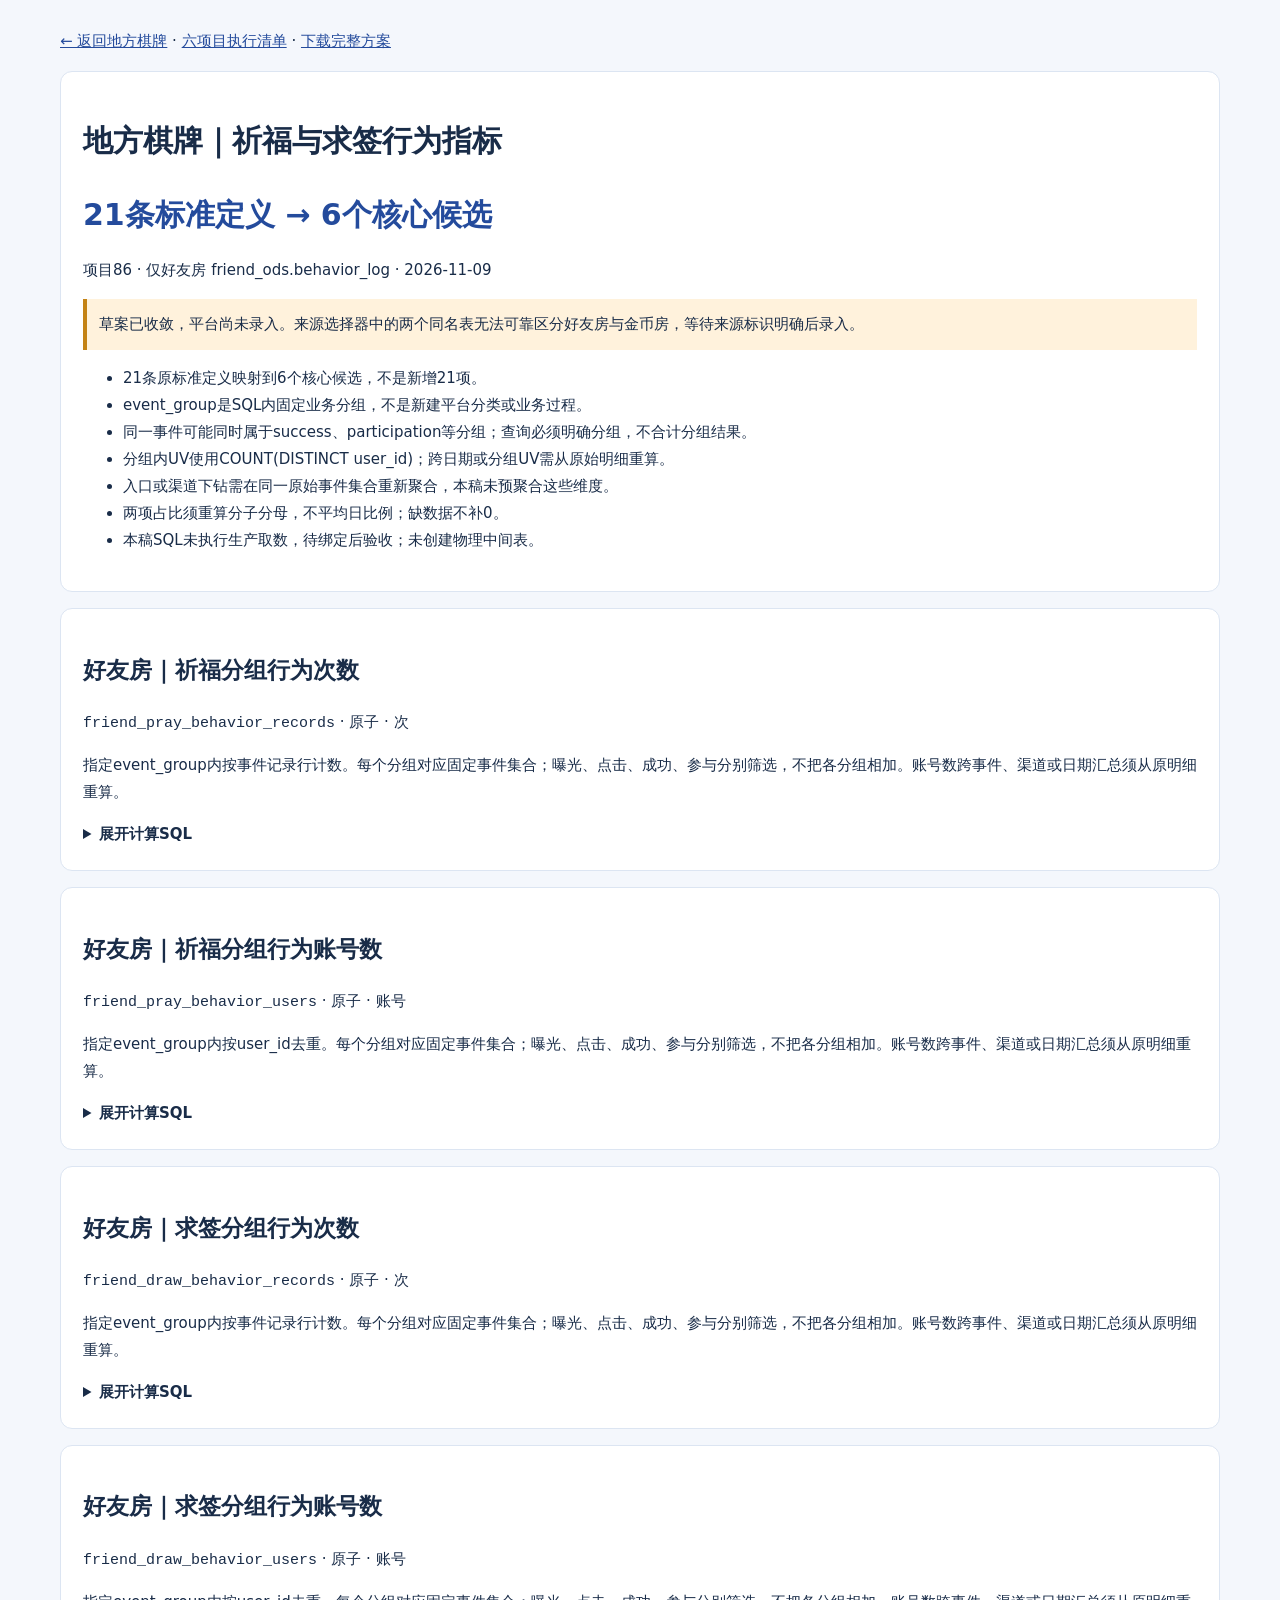
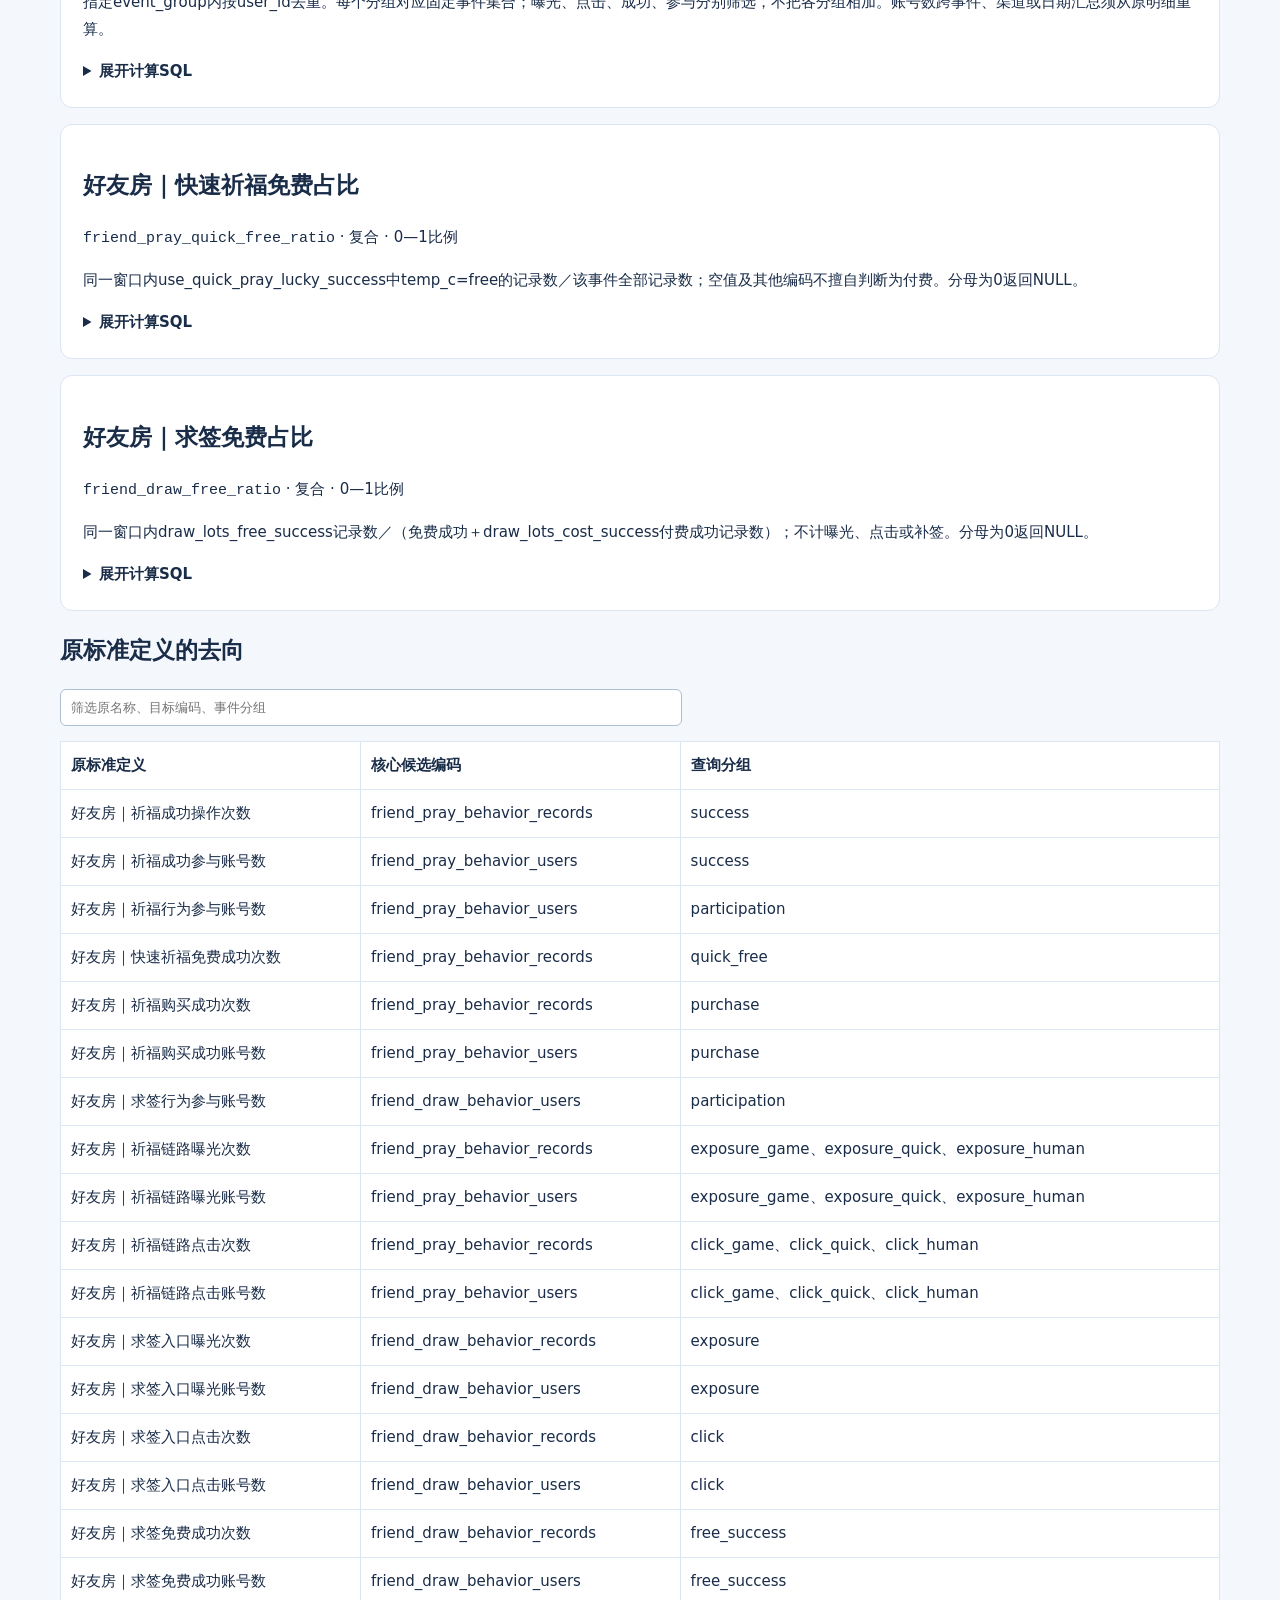
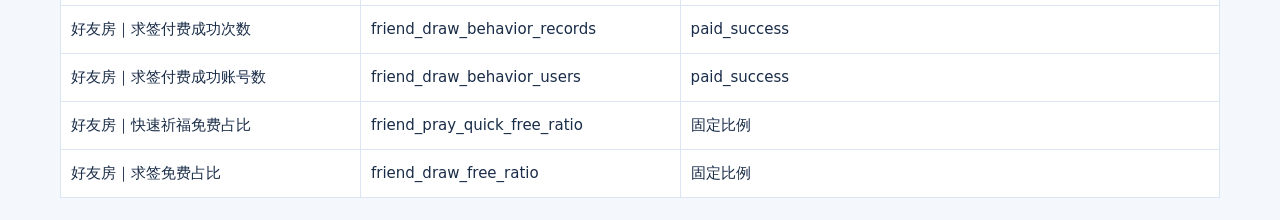
<file: 地方棋牌行为指标收敛.html>
<!doctype html><html lang="zh-CN"><meta charset="utf-8"><meta name="viewport" content="width=device-width,initial-scale=1"><title>地方棋牌｜行为指标收敛方案</title><style>body{max-width:1160px;margin:28px auto;padding:0 22px;background:#f4f7fc;color:#192c48;font:15px/1.8 system-ui,"Microsoft YaHei"}a{color:#244b9c}.hero,article{padding:22px;background:white;border:1px solid #dce5f2;border-radius:12px;margin:16px 0}.big{font-size:30px;font-weight:800;color:#244b9c}.warning{background:#fff2dc;padding:12px;border-left:4px solid #c48315}table{width:100%;border-collapse:collapse;background:white}td,th{padding:10px;border:1px solid #dce5f2;text-align:left}code,pre{font-family:Consolas,monospace}pre{white-space:pre-wrap;overflow-wrap:anywhere;background:#13233e;color:white;padding:18px;border-radius:8px}summary{cursor:pointer;font-weight:700}input{padding:10px;width:min(600px,90%);border:1px solid #aebed4;border-radius:6px}</style><p><a href="index.html#p=86&view=metrics">← 返回地方棋牌</a> · <a href="执行清单.html">六项目执行清单</a> · <a href="地方棋牌行为指标收敛.json">下载完整方案</a></p><div class="hero"><h1>地方棋牌｜祈福与求签行为指标</h1><div class="big">21条标准定义 → 6个核心候选</div><p>项目86 · 仅好友房 friend_ods.behavior_log · 2026-11-09</p><p class="warning">草案已收敛，平台尚未录入。来源选择器中的两个同名表无法可靠区分好友房与金币房，等待来源标识明确后录入。</p><ul><li>21条原标准定义映射到6个核心候选，不是新增21项。</li><li>event_group是SQL内固定业务分组，不是新建平台分类或业务过程。</li><li>同一事件可能同时属于success、participation等分组；查询必须明确分组，不合计分组结果。</li><li>分组内UV使用COUNT(DISTINCT user_id)；跨日期或分组UV需从原始明细重算。</li><li>入口或渠道下钻需在同一原始事件集合重新聚合，本稿未预聚合这些维度。</li><li>两项占比须重算分子分母，不平均日比例；缺数据不补0。</li><li>本稿SQL未执行生产取数，待绑定后验收；未创建物理中间表。</li></ul></div><article><h2>好友房｜祈福分组行为次数</h2><p><code>friend_pray_behavior_records</code> · 原子 · 次</p><p>指定event_group内按事件记录行计数。每个分组对应固定事件集合；曝光、点击、成功、参与分别筛选，不把各分组相加。账号数跨事件、渠道或日期汇总须从原明细重算。</p><details><summary>展开计算SQL</summary><pre>WITH event_map AS (
 SELECT &#x27;success&#x27; AS event_group,&#x27;use_quick_pray_lucky_success&#x27; AS event_id,0 AS free_only
 UNION ALL
 SELECT &#x27;success&#x27; AS event_group,&#x27;use_game_pray_lucky_success&#x27; AS event_id,0 AS free_only
 UNION ALL
 SELECT &#x27;success&#x27; AS event_group,&#x27;pray_lucky_use_success&#x27; AS event_id,0 AS free_only
 UNION ALL
 SELECT &#x27;participation&#x27; AS event_group,&#x27;game_pray_lucky_icon_click&#x27; AS event_id,0 AS free_only
 UNION ALL
 SELECT &#x27;participation&#x27; AS event_group,&#x27;quick_pray_lucky_click&#x27; AS event_id,0 AS free_only
 UNION ALL
 SELECT &#x27;participation&#x27; AS event_group,&#x27;use_quick_pray_lucky_success&#x27; AS event_id,0 AS free_only
 UNION ALL
 SELECT &#x27;participation&#x27; AS event_group,&#x27;pray_lucky_human_click&#x27; AS event_id,0 AS free_only
 UNION ALL
 SELECT &#x27;participation&#x27; AS event_group,&#x27;pray_lucky_use_success&#x27; AS event_id,0 AS free_only
 UNION ALL
 SELECT &#x27;participation&#x27; AS event_group,&#x27;pray_lucky_purchase_success&#x27; AS event_id,0 AS free_only
 UNION ALL
 SELECT &#x27;purchase&#x27; AS event_group,&#x27;pray_lucky_purchase_success&#x27; AS event_id,0 AS free_only
 UNION ALL
 SELECT &#x27;quick_success&#x27; AS event_group,&#x27;use_quick_pray_lucky_success&#x27; AS event_id,0 AS free_only
 UNION ALL
 SELECT &#x27;quick_free&#x27; AS event_group,&#x27;use_quick_pray_lucky_success&#x27; AS event_id,1 AS free_only
 UNION ALL
 SELECT &#x27;exposure_game&#x27; AS event_group,&#x27;game_pray_lucky_icon_show&#x27; AS event_id,0 AS free_only
 UNION ALL
 SELECT &#x27;exposure_quick&#x27; AS event_group,&#x27;quick_pray_lucky_show&#x27; AS event_id,0 AS free_only
 UNION ALL
 SELECT &#x27;exposure_human&#x27; AS event_group,&#x27;pray_lucky_human_exposure&#x27; AS event_id,0 AS free_only
 UNION ALL
 SELECT &#x27;click_game&#x27; AS event_group,&#x27;game_pray_lucky_icon_click&#x27; AS event_id,0 AS free_only
 UNION ALL
 SELECT &#x27;click_quick&#x27; AS event_group,&#x27;quick_pray_lucky_click&#x27; AS event_id,0 AS free_only
 UNION ALL
 SELECT &#x27;click_human&#x27; AS event_group,&#x27;pray_lucky_human_click&#x27; AS event_id,0 AS free_only
)
SELECT DATE(b.log_date) AS dt,m.event_group,COUNT(*) AS metric_value
FROM friend_ods.behavior_log b
JOIN event_map m ON b.event_id=m.event_id AND (m.free_only=0 OR b.temp_c=&#x27;free&#x27;)
WHERE b.log_date&gt;=DATE_SUB(CURRENT_DATE(),INTERVAL 30 DAY) AND b.log_date&lt;CURRENT_DATE()
GROUP BY DATE(b.log_date),m.event_group;</pre></details></article><article><h2>好友房｜祈福分组行为账号数</h2><p><code>friend_pray_behavior_users</code> · 原子 · 账号</p><p>指定event_group内按user_id去重。每个分组对应固定事件集合；曝光、点击、成功、参与分别筛选，不把各分组相加。账号数跨事件、渠道或日期汇总须从原明细重算。</p><details><summary>展开计算SQL</summary><pre>WITH event_map AS (
 SELECT &#x27;success&#x27; AS event_group,&#x27;use_quick_pray_lucky_success&#x27; AS event_id,0 AS free_only
 UNION ALL
 SELECT &#x27;success&#x27; AS event_group,&#x27;use_game_pray_lucky_success&#x27; AS event_id,0 AS free_only
 UNION ALL
 SELECT &#x27;success&#x27; AS event_group,&#x27;pray_lucky_use_success&#x27; AS event_id,0 AS free_only
 UNION ALL
 SELECT &#x27;participation&#x27; AS event_group,&#x27;game_pray_lucky_icon_click&#x27; AS event_id,0 AS free_only
 UNION ALL
 SELECT &#x27;participation&#x27; AS event_group,&#x27;quick_pray_lucky_click&#x27; AS event_id,0 AS free_only
 UNION ALL
 SELECT &#x27;participation&#x27; AS event_group,&#x27;use_quick_pray_lucky_success&#x27; AS event_id,0 AS free_only
 UNION ALL
 SELECT &#x27;participation&#x27; AS event_group,&#x27;pray_lucky_human_click&#x27; AS event_id,0 AS free_only
 UNION ALL
 SELECT &#x27;participation&#x27; AS event_group,&#x27;pray_lucky_use_success&#x27; AS event_id,0 AS free_only
 UNION ALL
 SELECT &#x27;participation&#x27; AS event_group,&#x27;pray_lucky_purchase_success&#x27; AS event_id,0 AS free_only
 UNION ALL
 SELECT &#x27;purchase&#x27; AS event_group,&#x27;pray_lucky_purchase_success&#x27; AS event_id,0 AS free_only
 UNION ALL
 SELECT &#x27;quick_success&#x27; AS event_group,&#x27;use_quick_pray_lucky_success&#x27; AS event_id,0 AS free_only
 UNION ALL
 SELECT &#x27;quick_free&#x27; AS event_group,&#x27;use_quick_pray_lucky_success&#x27; AS event_id,1 AS free_only
 UNION ALL
 SELECT &#x27;exposure_game&#x27; AS event_group,&#x27;game_pray_lucky_icon_show&#x27; AS event_id,0 AS free_only
 UNION ALL
 SELECT &#x27;exposure_quick&#x27; AS event_group,&#x27;quick_pray_lucky_show&#x27; AS event_id,0 AS free_only
 UNION ALL
 SELECT &#x27;exposure_human&#x27; AS event_group,&#x27;pray_lucky_human_exposure&#x27; AS event_id,0 AS free_only
 UNION ALL
 SELECT &#x27;click_game&#x27; AS event_group,&#x27;game_pray_lucky_icon_click&#x27; AS event_id,0 AS free_only
 UNION ALL
 SELECT &#x27;click_quick&#x27; AS event_group,&#x27;quick_pray_lucky_click&#x27; AS event_id,0 AS free_only
 UNION ALL
 SELECT &#x27;click_human&#x27; AS event_group,&#x27;pray_lucky_human_click&#x27; AS event_id,0 AS free_only
)
SELECT DATE(b.log_date) AS dt,m.event_group,COUNT(DISTINCT b.user_id) AS metric_value
FROM friend_ods.behavior_log b
JOIN event_map m ON b.event_id=m.event_id AND (m.free_only=0 OR b.temp_c=&#x27;free&#x27;)
WHERE b.log_date&gt;=DATE_SUB(CURRENT_DATE(),INTERVAL 30 DAY) AND b.log_date&lt;CURRENT_DATE()
GROUP BY DATE(b.log_date),m.event_group;</pre></details></article><article><h2>好友房｜求签分组行为次数</h2><p><code>friend_draw_behavior_records</code> · 原子 · 次</p><p>指定event_group内按事件记录行计数。每个分组对应固定事件集合；曝光、点击、成功、参与分别筛选，不把各分组相加。账号数跨事件、渠道或日期汇总须从原明细重算。</p><details><summary>展开计算SQL</summary><pre>WITH event_map AS (
 SELECT &#x27;participation&#x27; AS event_group,&#x27;draw_lots_icon_click&#x27; AS event_id,0 AS free_only
 UNION ALL
 SELECT &#x27;participation&#x27; AS event_group,&#x27;draw_lots_click_change&#x27; AS event_id,0 AS free_only
 UNION ALL
 SELECT &#x27;participation&#x27; AS event_group,&#x27;draw_lots_free_success&#x27; AS event_id,0 AS free_only
 UNION ALL
 SELECT &#x27;participation&#x27; AS event_group,&#x27;draw_lots_cost_success&#x27; AS event_id,0 AS free_only
 UNION ALL
 SELECT &#x27;exposure&#x27; AS event_group,&#x27;draw_lots_icon_exposure&#x27; AS event_id,0 AS free_only
 UNION ALL
 SELECT &#x27;click&#x27; AS event_group,&#x27;draw_lots_icon_click&#x27; AS event_id,0 AS free_only
 UNION ALL
 SELECT &#x27;free_success&#x27; AS event_group,&#x27;draw_lots_free_success&#x27; AS event_id,0 AS free_only
 UNION ALL
 SELECT &#x27;paid_success&#x27; AS event_group,&#x27;draw_lots_cost_success&#x27; AS event_id,0 AS free_only
)
SELECT DATE(b.log_date) AS dt,m.event_group,COUNT(*) AS metric_value
FROM friend_ods.behavior_log b
JOIN event_map m ON b.event_id=m.event_id AND (m.free_only=0 OR b.temp_c=&#x27;free&#x27;)
WHERE b.log_date&gt;=DATE_SUB(CURRENT_DATE(),INTERVAL 30 DAY) AND b.log_date&lt;CURRENT_DATE()
GROUP BY DATE(b.log_date),m.event_group;</pre></details></article><article><h2>好友房｜求签分组行为账号数</h2><p><code>friend_draw_behavior_users</code> · 原子 · 账号</p><p>指定event_group内按user_id去重。每个分组对应固定事件集合；曝光、点击、成功、参与分别筛选，不把各分组相加。账号数跨事件、渠道或日期汇总须从原明细重算。</p><details><summary>展开计算SQL</summary><pre>WITH event_map AS (
 SELECT &#x27;participation&#x27; AS event_group,&#x27;draw_lots_icon_click&#x27; AS event_id,0 AS free_only
 UNION ALL
 SELECT &#x27;participation&#x27; AS event_group,&#x27;draw_lots_click_change&#x27; AS event_id,0 AS free_only
 UNION ALL
 SELECT &#x27;participation&#x27; AS event_group,&#x27;draw_lots_free_success&#x27; AS event_id,0 AS free_only
 UNION ALL
 SELECT &#x27;participation&#x27; AS event_group,&#x27;draw_lots_cost_success&#x27; AS event_id,0 AS free_only
 UNION ALL
 SELECT &#x27;exposure&#x27; AS event_group,&#x27;draw_lots_icon_exposure&#x27; AS event_id,0 AS free_only
 UNION ALL
 SELECT &#x27;click&#x27; AS event_group,&#x27;draw_lots_icon_click&#x27; AS event_id,0 AS free_only
 UNION ALL
 SELECT &#x27;free_success&#x27; AS event_group,&#x27;draw_lots_free_success&#x27; AS event_id,0 AS free_only
 UNION ALL
 SELECT &#x27;paid_success&#x27; AS event_group,&#x27;draw_lots_cost_success&#x27; AS event_id,0 AS free_only
)
SELECT DATE(b.log_date) AS dt,m.event_group,COUNT(DISTINCT b.user_id) AS metric_value
FROM friend_ods.behavior_log b
JOIN event_map m ON b.event_id=m.event_id AND (m.free_only=0 OR b.temp_c=&#x27;free&#x27;)
WHERE b.log_date&gt;=DATE_SUB(CURRENT_DATE(),INTERVAL 30 DAY) AND b.log_date&lt;CURRENT_DATE()
GROUP BY DATE(b.log_date),m.event_group;</pre></details></article><article><h2>好友房｜快速祈福免费占比</h2><p><code>friend_pray_quick_free_ratio</code> · 复合 · 0—1比例</p><p>同一窗口内use_quick_pray_lucky_success中temp_c=free的记录数／该事件全部记录数；空值及其他编码不擅自判断为付费。分母为0返回NULL。</p><details><summary>展开计算SQL</summary><pre>SELECT DATE(log_date) AS dt, SUM(CASE WHEN temp_c=&#x27;free&#x27; THEN 1 ELSE 0 END)*1.0/NULLIF(COUNT(*),0) AS metric_value
FROM friend_ods.behavior_log
WHERE log_date&gt;=DATE_SUB(CURRENT_DATE(),INTERVAL 30 DAY) AND log_date&lt;CURRENT_DATE()
 AND event_id=&#x27;use_quick_pray_lucky_success&#x27;
GROUP BY DATE(log_date);</pre></details></article><article><h2>好友房｜求签免费占比</h2><p><code>friend_draw_free_ratio</code> · 复合 · 0—1比例</p><p>同一窗口内draw_lots_free_success记录数／（免费成功＋draw_lots_cost_success付费成功记录数）；不计曝光、点击或补签。分母为0返回NULL。</p><details><summary>展开计算SQL</summary><pre>SELECT DATE(log_date) AS dt, SUM(CASE WHEN event_id=&#x27;draw_lots_free_success&#x27; THEN 1 ELSE 0 END)*1.0/NULLIF(COUNT(*),0) AS metric_value
FROM friend_ods.behavior_log
WHERE log_date&gt;=DATE_SUB(CURRENT_DATE(),INTERVAL 30 DAY) AND log_date&lt;CURRENT_DATE()
 AND event_id IN (&#x27;draw_lots_free_success&#x27;,&#x27;draw_lots_cost_success&#x27;)
GROUP BY DATE(log_date);</pre></details></article><h2>原标准定义的去向</h2><p><input id="search" placeholder="筛选原名称、目标编码、事件分组"></p><table><thead><tr><th>原标准定义</th><th>核心候选编码</th><th>查询分组</th></tr></thead><tbody id="mapping"><tr><td>好友房｜祈福成功操作次数</td><td>friend_pray_behavior_records</td><td>success</td></tr><tr><td>好友房｜祈福成功参与账号数</td><td>friend_pray_behavior_users</td><td>success</td></tr><tr><td>好友房｜祈福行为参与账号数</td><td>friend_pray_behavior_users</td><td>participation</td></tr><tr><td>好友房｜快速祈福免费成功次数</td><td>friend_pray_behavior_records</td><td>quick_free</td></tr><tr><td>好友房｜祈福购买成功次数</td><td>friend_pray_behavior_records</td><td>purchase</td></tr><tr><td>好友房｜祈福购买成功账号数</td><td>friend_pray_behavior_users</td><td>purchase</td></tr><tr><td>好友房｜求签行为参与账号数</td><td>friend_draw_behavior_users</td><td>participation</td></tr><tr><td>好友房｜祈福链路曝光次数</td><td>friend_pray_behavior_records</td><td>exposure_game、exposure_quick、exposure_human</td></tr><tr><td>好友房｜祈福链路曝光账号数</td><td>friend_pray_behavior_users</td><td>exposure_game、exposure_quick、exposure_human</td></tr><tr><td>好友房｜祈福链路点击次数</td><td>friend_pray_behavior_records</td><td>click_game、click_quick、click_human</td></tr><tr><td>好友房｜祈福链路点击账号数</td><td>friend_pray_behavior_users</td><td>click_game、click_quick、click_human</td></tr><tr><td>好友房｜求签入口曝光次数</td><td>friend_draw_behavior_records</td><td>exposure</td></tr><tr><td>好友房｜求签入口曝光账号数</td><td>friend_draw_behavior_users</td><td>exposure</td></tr><tr><td>好友房｜求签入口点击次数</td><td>friend_draw_behavior_records</td><td>click</td></tr><tr><td>好友房｜求签入口点击账号数</td><td>friend_draw_behavior_users</td><td>click</td></tr><tr><td>好友房｜求签免费成功次数</td><td>friend_draw_behavior_records</td><td>free_success</td></tr><tr><td>好友房｜求签免费成功账号数</td><td>friend_draw_behavior_users</td><td>free_success</td></tr><tr><td>好友房｜求签付费成功次数</td><td>friend_draw_behavior_records</td><td>paid_success</td></tr><tr><td>好友房｜求签付费成功账号数</td><td>friend_draw_behavior_users</td><td>paid_success</td></tr><tr><td>好友房｜快速祈福免费占比</td><td>friend_pray_quick_free_ratio</td><td>固定比例</td></tr><tr><td>好友房｜求签免费占比</td><td>friend_draw_free_ratio</td><td>固定比例</td></tr></tbody></table><script>document.getElementById('search').addEventListener('input',e=>{let q=e.target.value.trim().toLowerCase();document.querySelectorAll('#mapping tr').forEach(r=>r.hidden=!r.textContent.toLowerCase().includes(q))});</script></html>
</file>
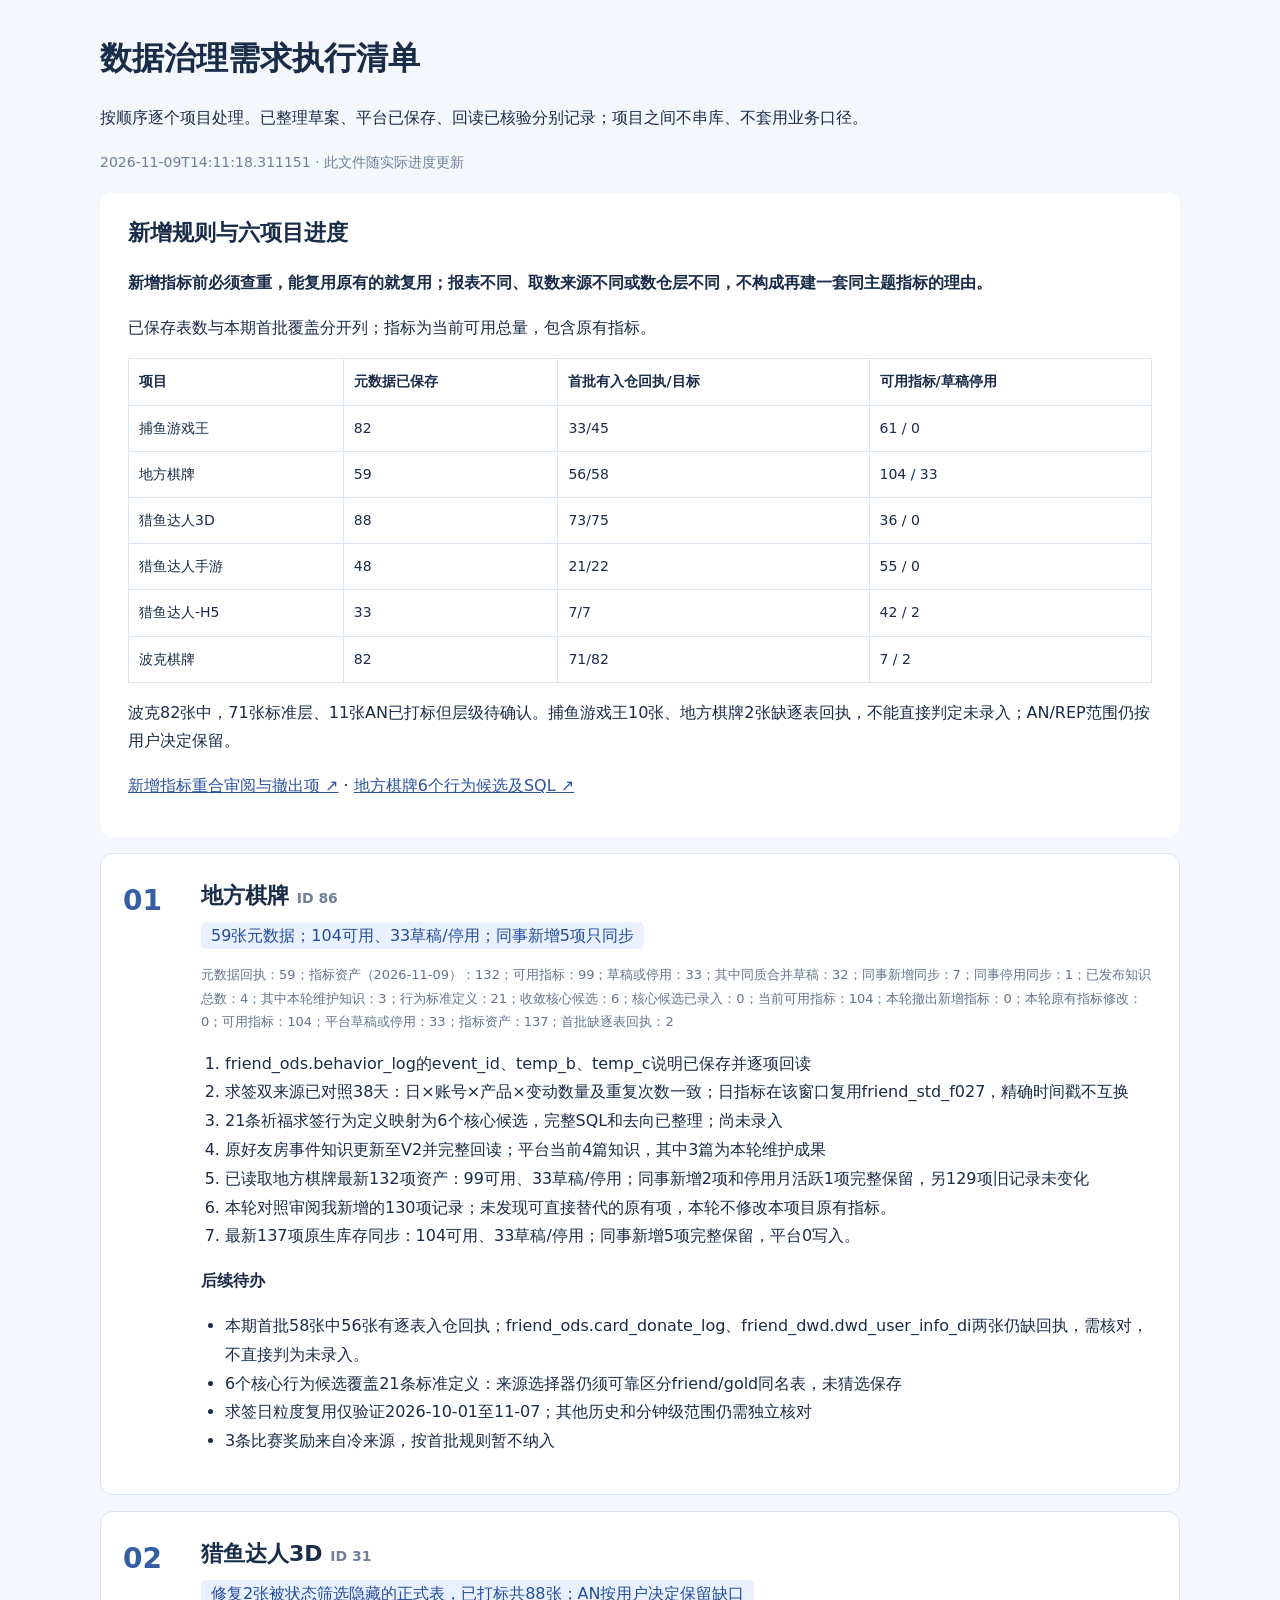
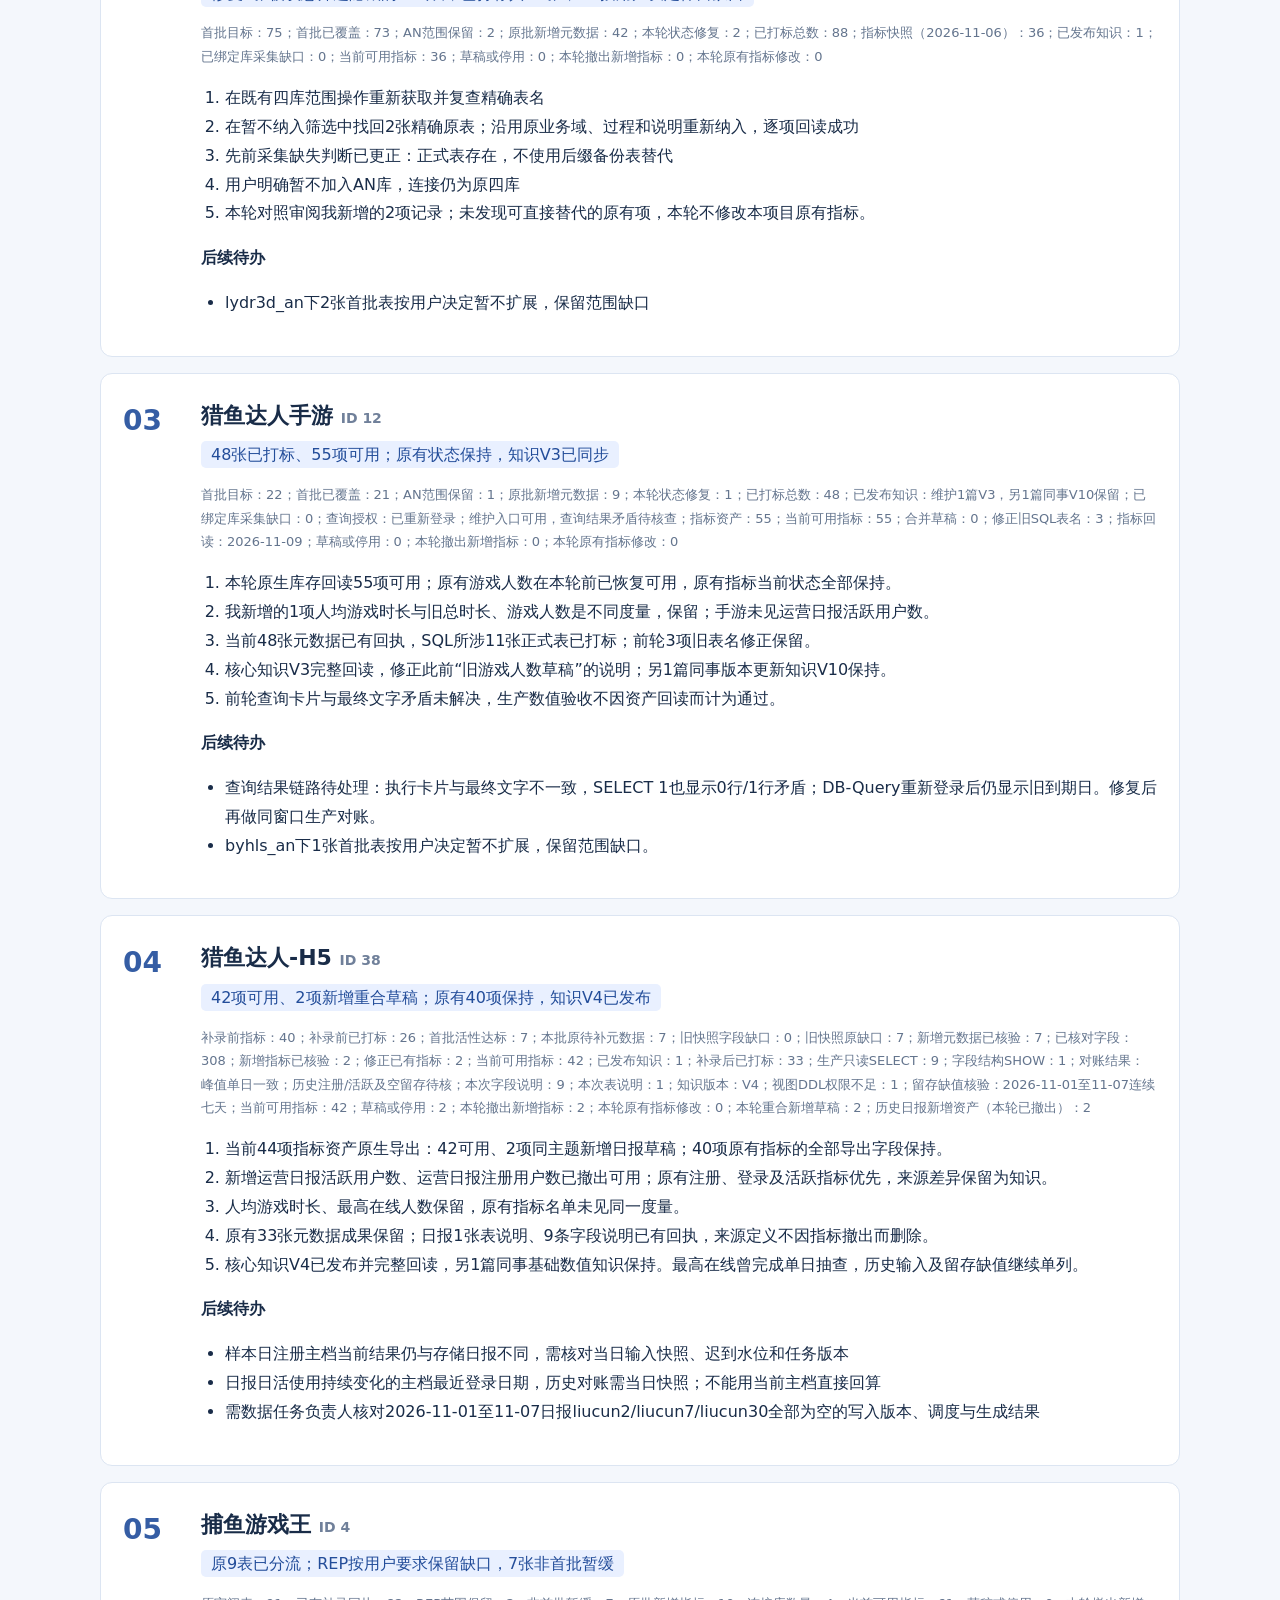
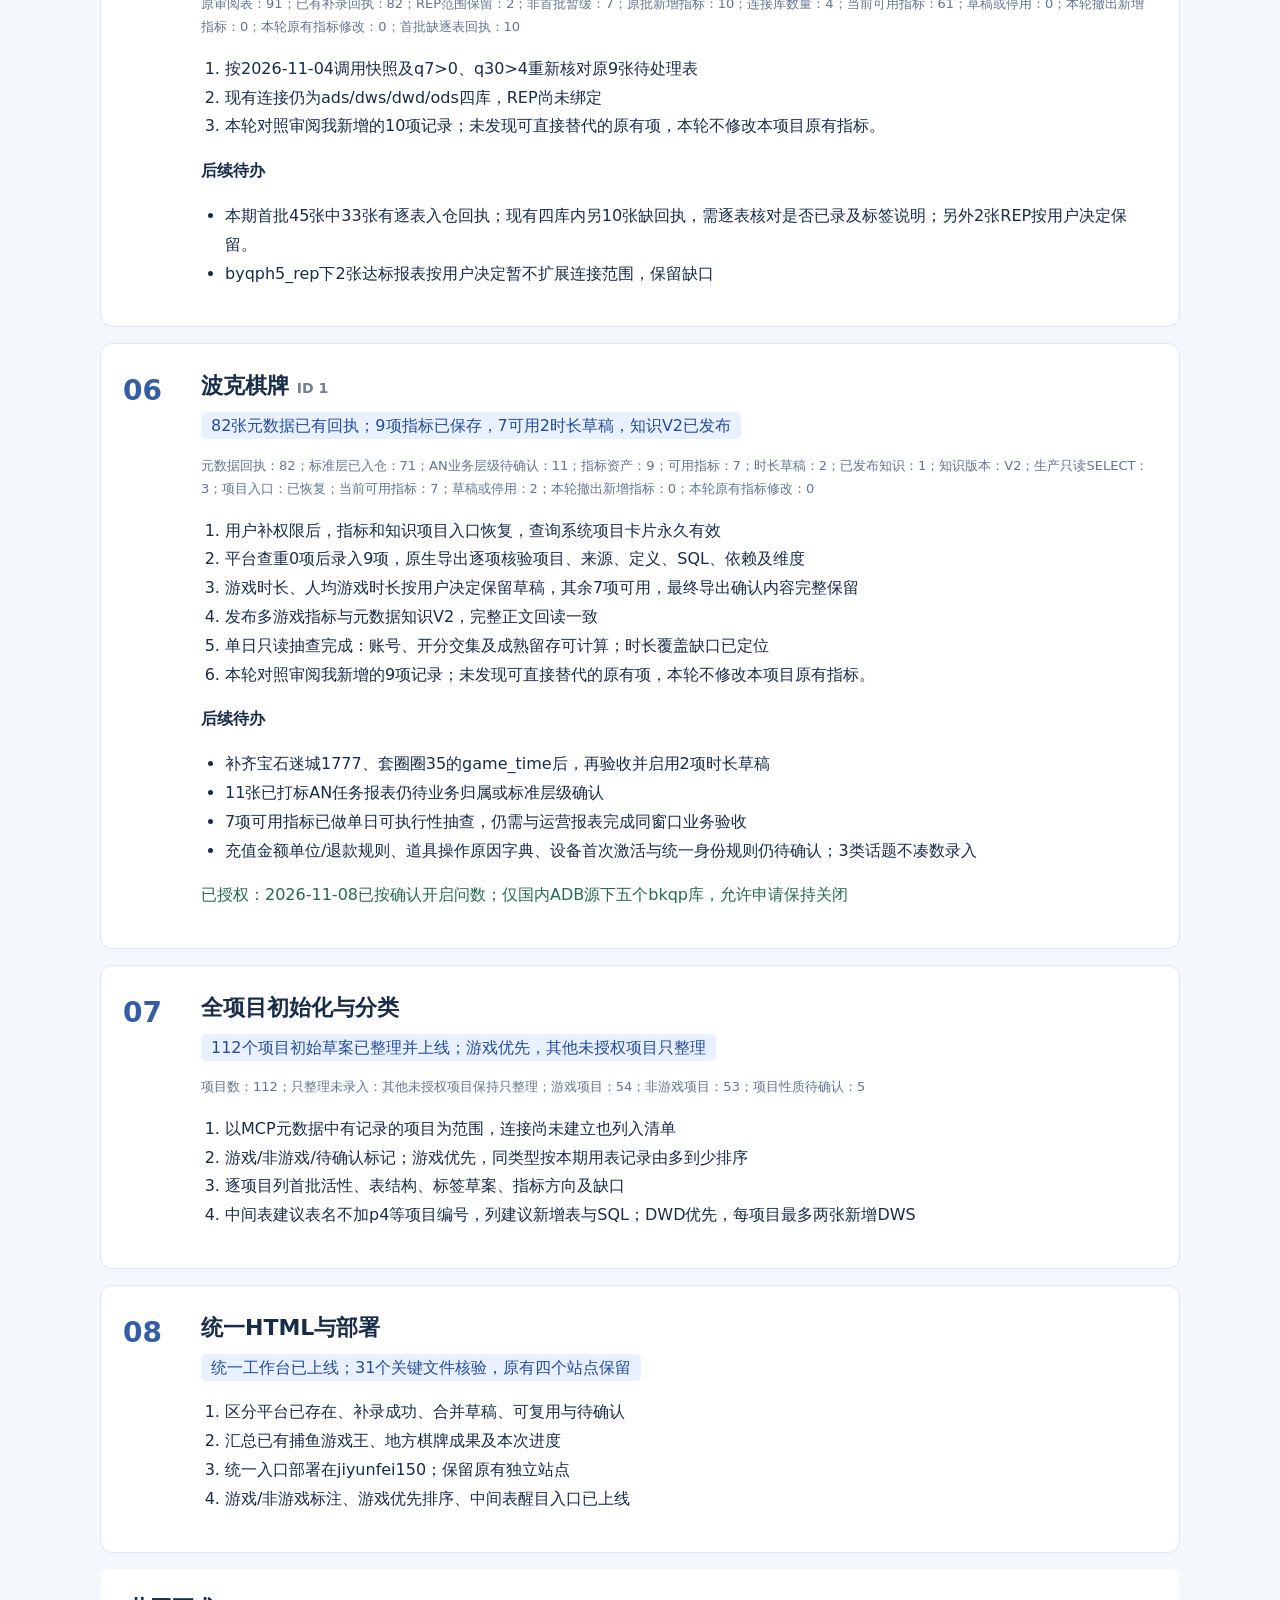
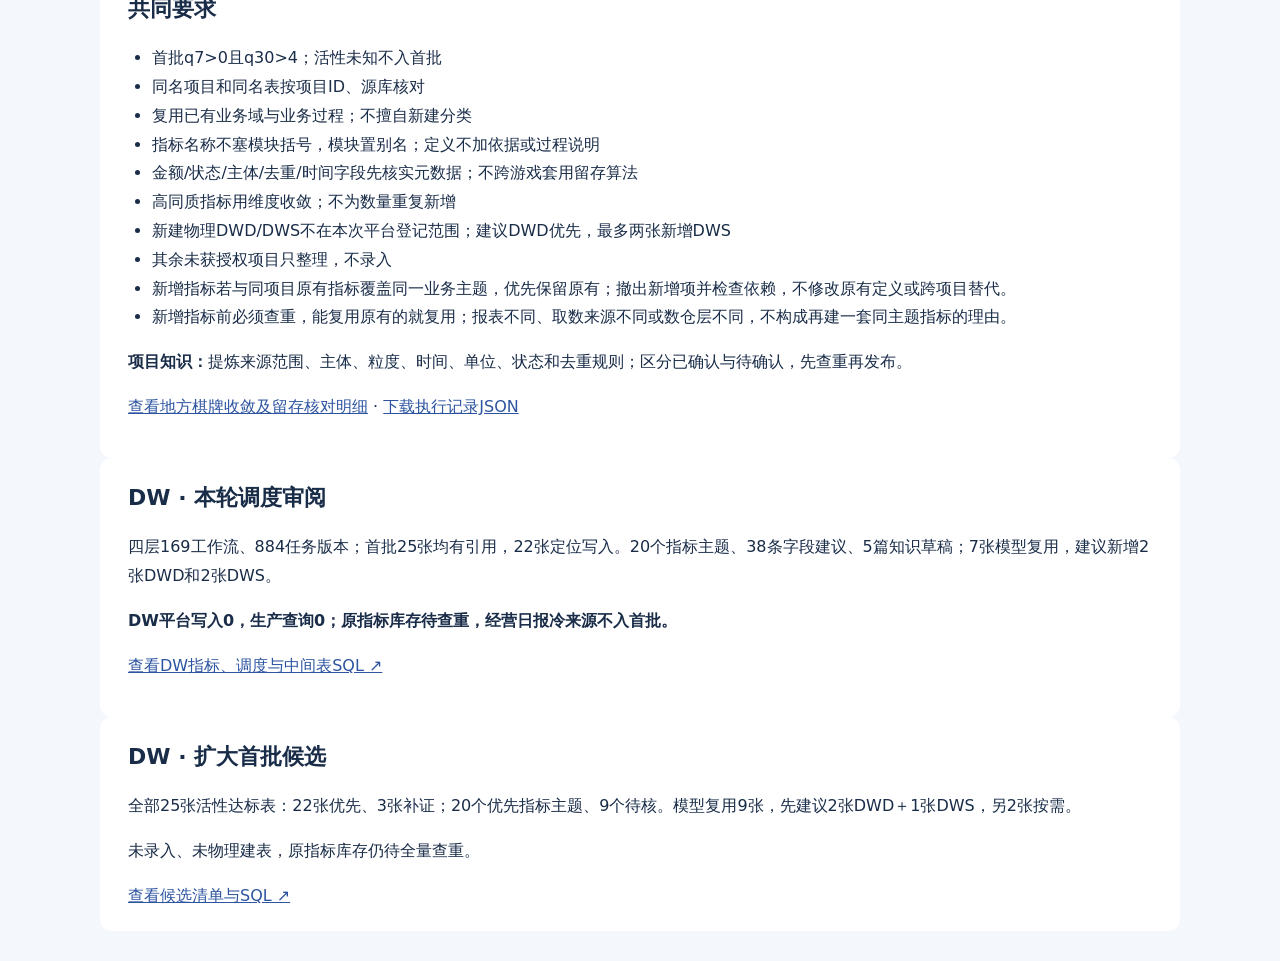
<file: 执行清单.html>
<!doctype html><html lang="zh-CN"><meta charset="utf-8"><meta name="viewport" content="width=device-width,initial-scale=1"><title>数据治理需求执行清单</title><style>body{margin:30px auto;padding:0 22px;max-width:1080px;font-family:system-ui,"Microsoft YaHei",sans-serif;background:#f4f7fc;color:#192c48;line-height:1.8}h1{margin-bottom:0}small{font-size:14px;color:#70809a}article{display:grid;grid-template-columns:62px 1fr;gap:16px;background:white;padding:22px;margin:16px 0;border:1px solid #dce5f2;border-radius:12px}h2{margin:0 0 6px;font-size:22px}.number{font-size:28px;color:#355da4;font-weight:700}.status{padding:4px 10px;border-radius:5px;background:#e9f0ff;color:#234d9a}.counts{color:#64758e;font-size:13px}.auth{color:#286954}section{padding:20px 28px;background:white;border-radius:12px}a{color:#2d54a0}ol,ul{padding-left:24px}@media(max-width:600px){article{grid-template-columns:40px 1fr;padding:15px}.counts{overflow-wrap:anywhere}}table{border-collapse:collapse;width:100%;font-size:14px}td,th{border:1px solid #dce5f2;padding:10px;text-align:left;vertical-align:top}</style><h1>数据治理需求执行清单</h1><p>按顺序逐个项目处理。已整理草案、平台已保存、回读已核验分别记录；项目之间不串库、不套用业务口径。</p><p><small>2026-11-09T14:11:18.311151 · 此文件随实际进度更新</small></p><section><h2>新增规则与六项目进度</h2><p><strong>新增指标前必须查重，能复用原有的就复用；报表不同、取数来源不同或数仓层不同，不构成再建一套同主题指标的理由。</strong></p><p>已保存表数与本期首批覆盖分开列；指标为当前可用总量，包含原有指标。</p><div style="overflow:auto"><table><thead><tr><th>项目</th><th>元数据已保存</th><th>首批有入仓回执/目标</th><th>可用指标/草稿停用</th></tr></thead><tbody><tr><td>捕鱼游戏王</td><td>82</td><td>33/45</td><td>61 / 0</td></tr><tr><td>地方棋牌</td><td>59</td><td>56/58</td><td>104 / 33</td></tr><tr><td>猎鱼达人3D</td><td>88</td><td>73/75</td><td>36 / 0</td></tr><tr><td>猎鱼达人手游</td><td>48</td><td>21/22</td><td>55 / 0</td></tr><tr><td>猎鱼达人-H5</td><td>33</td><td>7/7</td><td>42 / 2</td></tr><tr><td>波克棋牌</td><td>82</td><td>71/82</td><td>7 / 2</td></tr></tbody></table></div><p>波克82张中，71张标准层、11张AN已打标但层级待确认。捕鱼游戏王10张、地方棋牌2张缺逐表回执，不能直接判定未录入；AN/REP范围仍按用户决定保留。</p><p><a href="新增指标重合审阅.html">新增指标重合审阅与撤出项 ↗</a> · <a href="地方棋牌行为指标收敛.html">地方棋牌6个行为候选及SQL ↗</a></p></section><article><div class="number">01</div><div><h2>地方棋牌 <small>ID 86</small></h2><span class="status">59张元数据；104可用、33草稿/停用；同事新增5项只同步</span><p class="counts">元数据回执：59；指标资产（2026-11-09）：132；可用指标：99；草稿或停用：33；其中同质合并草稿：32；同事新增同步：7；同事停用同步：1；已发布知识总数：4；其中本轮维护知识：3；行为标准定义：21；收敛核心候选：6；核心候选已录入：0；当前可用指标：104；本轮撤出新增指标：0；本轮原有指标修改：0；可用指标：104；平台草稿或停用：33；指标资产：137；首批缺逐表回执：2</p><ol><li>friend_ods.behavior_log的event_id、temp_b、temp_c说明已保存并逐项回读</li><li>求签双来源已对照38天：日×账号×产品×变动数量及重复次数一致；日指标在该窗口复用friend_std_f027，精确时间戳不互换</li><li>21条祈福求签行为定义映射为6个核心候选，完整SQL和去向已整理；尚未录入</li><li>原好友房事件知识更新至V2并完整回读；平台当前4篇知识，其中3篇为本轮维护成果</li><li>已读取地方棋牌最新132项资产：99可用、33草稿/停用；同事新增2项和停用月活跃1项完整保留，另129项旧记录未变化</li><li>本轮对照审阅我新增的130项记录；未发现可直接替代的原有项，本轮不修改本项目原有指标。</li><li>最新137项原生库存同步：104可用、33草稿/停用；同事新增5项完整保留，平台0写入。</li></ol><strong>后续待办</strong><ul><li>本期首批58张中56张有逐表入仓回执；friend_ods.card_donate_log、friend_dwd.dwd_user_info_di两张仍缺回执，需核对，不直接判为未录入。</li><li>6个核心行为候选覆盖21条标准定义：来源选择器仍须可靠区分friend/gold同名表，未猜选保存</li><li>求签日粒度复用仅验证2026-10-01至11-07；其他历史和分钟级范围仍需独立核对</li><li>3条比赛奖励来自冷来源，按首批规则暂不纳入</li></ul></div></article><article><div class="number">02</div><div><h2>猎鱼达人3D <small>ID 31</small></h2><span class="status">修复2张被状态筛选隐藏的正式表，已打标共88张；AN按用户决定保留缺口</span><p class="counts">首批目标：75；首批已覆盖：73；AN范围保留：2；原批新增元数据：42；本轮状态修复：2；已打标总数：88；指标快照（2026-11-06）：36；已发布知识：1；已绑定库采集缺口：0；当前可用指标：36；草稿或停用：0；本轮撤出新增指标：0；本轮原有指标修改：0</p><ol><li>在既有四库范围操作重新获取并复查精确表名</li><li>在暂不纳入筛选中找回2张精确原表；沿用原业务域、过程和说明重新纳入，逐项回读成功</li><li>先前采集缺失判断已更正：正式表存在，不使用后缀备份表替代</li><li>用户明确暂不加入AN库，连接仍为原四库</li><li>本轮对照审阅我新增的2项记录；未发现可直接替代的原有项，本轮不修改本项目原有指标。</li></ol><strong>后续待办</strong><ul><li>lydr3d_an下2张首批表按用户决定暂不扩展，保留范围缺口</li></ul></div></article><article><div class="number">03</div><div><h2>猎鱼达人手游 <small>ID 12</small></h2><span class="status">48张已打标、55项可用；原有状态保持，知识V3已同步</span><p class="counts">首批目标：22；首批已覆盖：21；AN范围保留：1；原批新增元数据：9；本轮状态修复：1；已打标总数：48；已发布知识：维护1篇V3，另1篇同事V10保留；已绑定库采集缺口：0；查询授权：已重新登录；维护入口可用，查询结果矛盾待核查；指标资产：55；当前可用指标：55；合并草稿：0；修正旧SQL表名：3；指标回读：2026-11-09；草稿或停用：0；本轮撤出新增指标：0；本轮原有指标修改：0</p><ol><li>本轮原生库存回读55项可用；原有游戏人数在本轮前已恢复可用，原有指标当前状态全部保持。</li><li>我新增的1项人均游戏时长与旧总时长、游戏人数是不同度量，保留；手游未见运营日报活跃用户数。</li><li>当前48张元数据已有回执，SQL所涉11张正式表已打标；前轮3项旧表名修正保留。</li><li>核心知识V3完整回读，修正此前“旧游戏人数草稿”的说明；另1篇同事版本更新知识V10保持。</li><li>前轮查询卡片与最终文字矛盾未解决，生产数值验收不因资产回读而计为通过。</li></ol><strong>后续待办</strong><ul><li>查询结果链路待处理：执行卡片与最终文字不一致，SELECT 1也显示0行/1行矛盾；DB-Query重新登录后仍显示旧到期日。修复后再做同窗口生产对账。</li><li>byhls_an下1张首批表按用户决定暂不扩展，保留范围缺口。</li></ul></div></article><article><div class="number">04</div><div><h2>猎鱼达人-H5 <small>ID 38</small></h2><span class="status">42项可用、2项新增重合草稿；原有40项保持，知识V4已发布</span><p class="counts">补录前指标：40；补录前已打标：26；首批活性达标：7；本批原待补元数据：7；旧快照字段缺口：0；旧快照原缺口：7；新增元数据已核验：7；已核对字段：308；新增指标已核验：2；修正已有指标：2；当前可用指标：42；已发布知识：1；补录后已打标：33；生产只读SELECT：9；字段结构SHOW：1；对账结果：峰值单日一致；历史注册/活跃及空留存待核；本次字段说明：9；本次表说明：1；知识版本：V4；视图DDL权限不足：1；留存缺值核验：2026-11-01至11-07连续七天；当前可用指标：42；草稿或停用：2；本轮撤出新增指标：2；本轮原有指标修改：0；本轮重合新增草稿：2；历史日报新增资产（本轮已撤出）：2</p><ol><li>当前44项指标资产原生导出：42可用、2项同主题新增日报草稿；40项原有指标的全部导出字段保持。</li><li>新增运营日报活跃用户数、运营日报注册用户数已撤出可用；原有注册、登录及活跃指标优先，来源差异保留为知识。</li><li>人均游戏时长、最高在线人数保留，原有指标名单未见同一度量。</li><li>原有33张元数据成果保留；日报1张表说明、9条字段说明已有回执，来源定义不因指标撤出而删除。</li><li>核心知识V4已发布并完整回读，另1篇同事基础数值知识保持。最高在线曾完成单日抽查，历史输入及留存缺值继续单列。</li></ol><strong>后续待办</strong><ul><li>样本日注册主档当前结果仍与存储日报不同，需核对当日输入快照、迟到水位和任务版本</li><li>日报日活使用持续变化的主档最近登录日期，历史对账需当日快照；不能用当前主档直接回算</li><li>需数据任务负责人核对2026-11-01至11-07日报liucun2/liucun7/liucun30全部为空的写入版本、调度与生成结果</li></ul></div></article><article><div class="number">05</div><div><h2>捕鱼游戏王 <small>ID 4</small></h2><span class="status">原9表已分流；REP按用户要求保留缺口，7张非首批暂缓</span><p class="counts">原审阅表：91；已有补录回执：82；REP范围保留：2；非首批暂缓：7；原批新增指标：10；连接库数量：4；当前可用指标：61；草稿或停用：0；本轮撤出新增指标：0；本轮原有指标修改：0；首批缺逐表回执：10</p><ol><li>按2026-11-04调用快照及q7&gt;0、q30&gt;4重新核对原9张待处理表</li><li>现有连接仍为ads/dws/dwd/ods四库，REP尚未绑定</li><li>本轮对照审阅我新增的10项记录；未发现可直接替代的原有项，本轮不修改本项目原有指标。</li></ol><strong>后续待办</strong><ul><li>本期首批45张中33张有逐表入仓回执；现有四库内另10张缺回执，需逐表核对是否已录及标签说明；另外2张REP按用户决定保留。</li><li>byqph5_rep下2张达标报表按用户决定暂不扩展连接范围，保留缺口</li></ul></div></article><article><div class="number">06</div><div><h2>波克棋牌 <small>ID 1</small></h2><span class="status">82张元数据已有回执；9项指标已保存，7可用2时长草稿，知识V2已发布</span><p class="counts">元数据回执：82；标准层已入仓：71；AN业务层级待确认：11；指标资产：9；可用指标：7；时长草稿：2；已发布知识：1；知识版本：V2；生产只读SELECT：3；项目入口：已恢复；当前可用指标：7；草稿或停用：2；本轮撤出新增指标：0；本轮原有指标修改：0</p><ol><li>用户补权限后，指标和知识项目入口恢复，查询系统项目卡片永久有效</li><li>平台查重0项后录入9项，原生导出逐项核验项目、来源、定义、SQL、依赖及维度</li><li>游戏时长、人均游戏时长按用户决定保留草稿，其余7项可用，最终导出确认内容完整保留</li><li>发布多游戏指标与元数据知识V2，完整正文回读一致</li><li>单日只读抽查完成：账号、开分交集及成熟留存可计算；时长覆盖缺口已定位</li><li>本轮对照审阅我新增的9项记录；未发现可直接替代的原有项，本轮不修改本项目原有指标。</li></ol><strong>后续待办</strong><ul><li>补齐宝石迷城1777、套圈圈35的game_time后，再验收并启用2项时长草稿</li><li>11张已打标AN任务报表仍待业务归属或标准层级确认</li><li>7项可用指标已做单日可执行性抽查，仍需与运营报表完成同窗口业务验收</li><li>充值金额单位/退款规则、道具操作原因字典、设备首次激活与统一身份规则仍待确认；3类话题不凑数录入</li></ul><p class="auth">已授权：2026-11-08已按确认开启问数；仅国内ADB源下五个bkqp库，允许申请保持关闭</p></div></article><article><div class="number">07</div><div><h2>全项目初始化与分类</h2><span class="status">112个项目初始草案已整理并上线；游戏优先，其他未授权项目只整理</span><p class="counts">项目数：112；只整理未录入：其他未授权项目保持只整理；游戏项目：54；非游戏项目：53；项目性质待确认：5</p><ol><li>以MCP元数据中有记录的项目为范围，连接尚未建立也列入清单</li><li>游戏/非游戏/待确认标记；游戏优先，同类型按本期用表记录由多到少排序</li><li>逐项目列首批活性、表结构、标签草案、指标方向及缺口</li><li>中间表建议表名不加p4等项目编号，列建议新增表与SQL；DWD优先，每项目最多两张新增DWS</li></ol></div></article><article><div class="number">08</div><div><h2>统一HTML与部署</h2><span class="status">统一工作台已上线；31个关键文件核验，原有四个站点保留</span><p class="counts"></p><ol><li>区分平台已存在、补录成功、合并草稿、可复用与待确认</li><li>汇总已有捕鱼游戏王、地方棋牌成果及本次进度</li><li>统一入口部署在jiyunfei150；保留原有独立站点</li><li>游戏/非游戏标注、游戏优先排序、中间表醒目入口已上线</li></ol></div></article><section><h2>共同要求</h2><ul><li>首批q7&gt;0且q30&gt;4；活性未知不入首批</li><li>同名项目和同名表按项目ID、源库核对</li><li>复用已有业务域与业务过程；不擅自新建分类</li><li>指标名称不塞模块括号，模块置别名；定义不加依据或过程说明</li><li>金额/状态/主体/去重/时间字段先核实元数据；不跨游戏套用留存算法</li><li>高同质指标用维度收敛；不为数量重复新增</li><li>新建物理DWD/DWS不在本次平台登记范围；建议DWD优先，最多两张新增DWS</li><li>其余未获授权项目只整理，不录入</li><li>新增指标若与同项目原有指标覆盖同一业务主题，优先保留原有；撤出新增项并检查依赖，不修改原有定义或跨项目替代。</li><li>新增指标前必须查重，能复用原有的就复用；报表不同、取数来源不同或数仓层不同，不构成再建一套同主题指标的理由。</li></ul><p><strong>项目知识：</strong>提炼来源范围、主体、粒度、时间、单位、状态和去重规则；区分已确认与待确认，先查重再发布。</p><p><a href="地方棋牌行为指标收敛.html">查看地方棋牌收敛及留存核对明细</a> · <a href="执行清单.json">下载执行记录JSON</a></p></section><section id="dw-review"><h2>DW · 本轮调度审阅</h2><p>四层169工作流、884任务版本；首批25张均有引用，22张定位写入。20个指标主题、38条字段建议、5篇知识草稿；7张模型复用，建议新增2张DWD和2张DWS。</p><p><strong>DW平台写入0，生产查询0；原指标库存待查重，经营日报冷来源不入首批。</strong></p><p><a href="DW调度审阅.html">查看DW指标、调度与中间表SQL ↗</a></p></section><section id="dw-priority"><h2>DW · 扩大首批候选</h2><p>全部25张活性达标表：22张优先、3张补证；20个优先指标主题、9个待核。模型复用9张，先建议2张DWD＋1张DWS，另2张按需。</p><p>未录入、未物理建表，原指标库存仍待全量查重。</p><a href="DW首批治理候选.html">查看候选清单与SQL ↗</a></section></html>
</file>
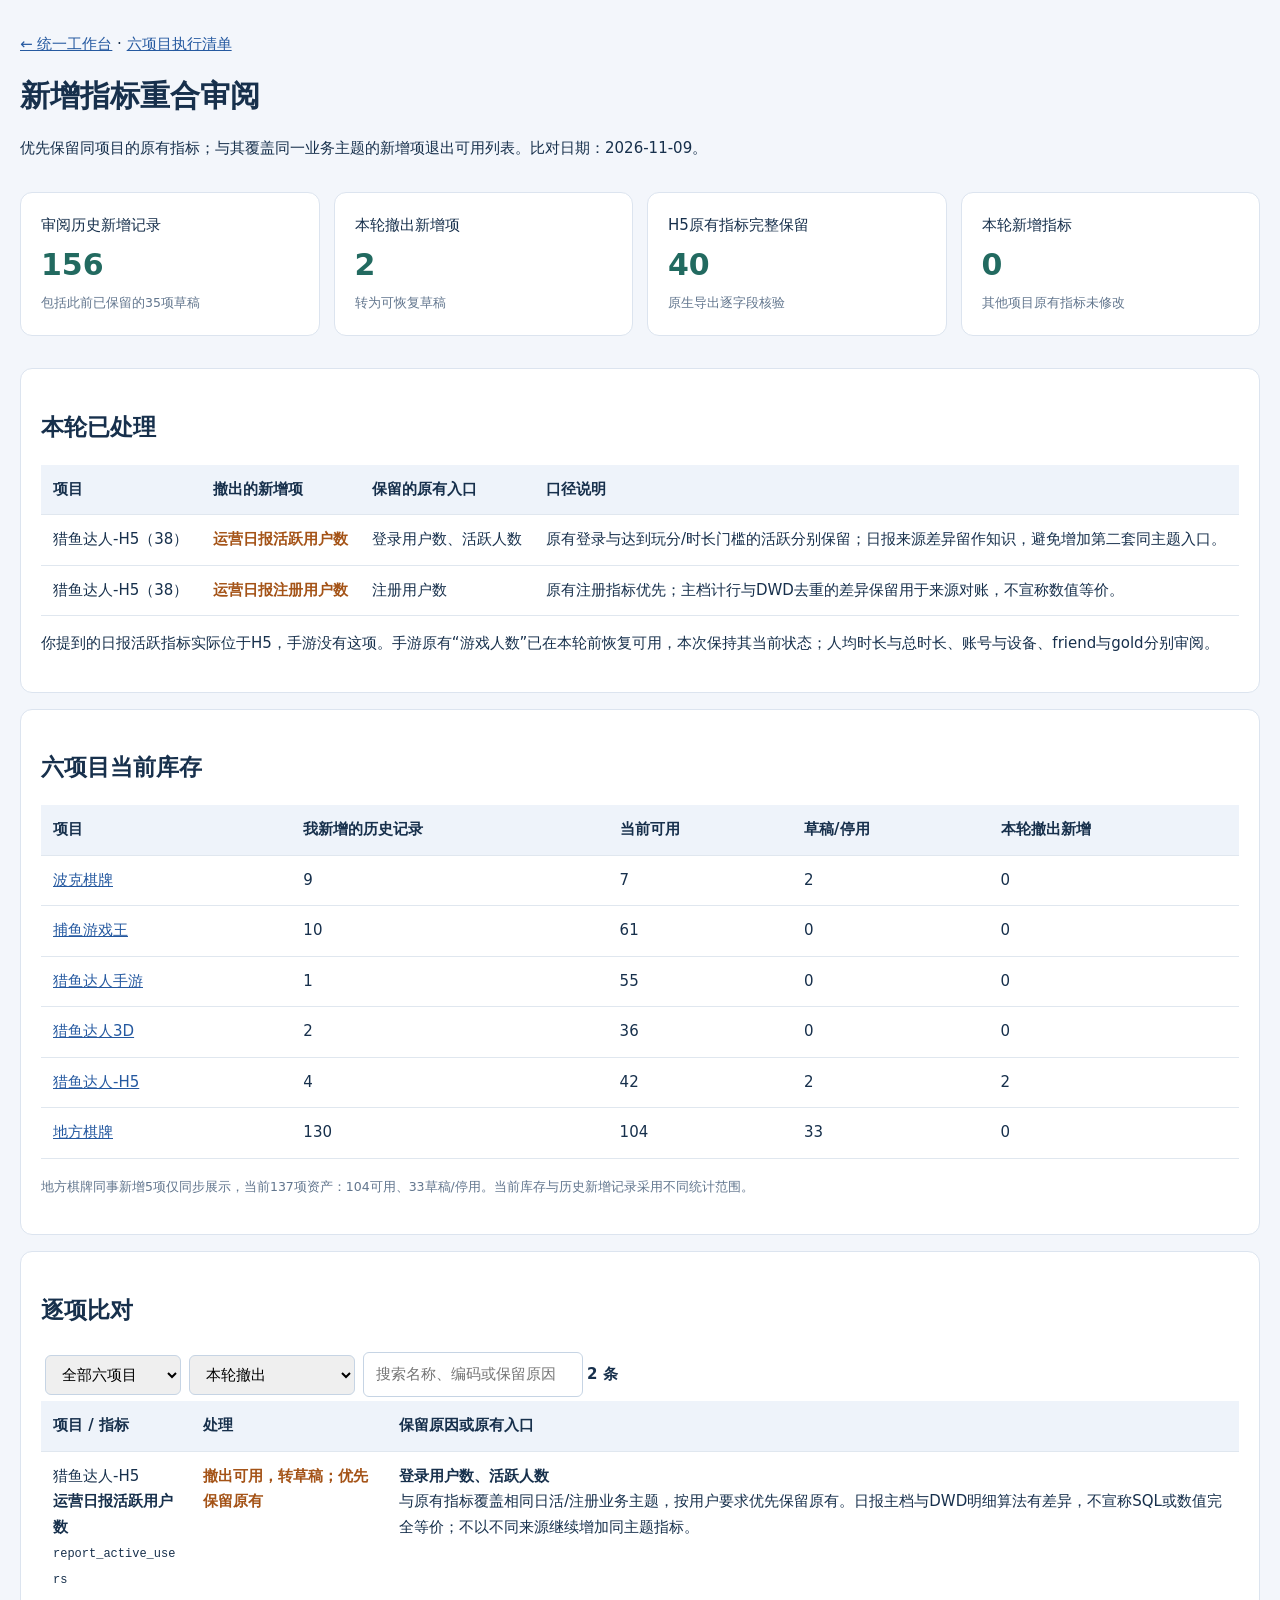
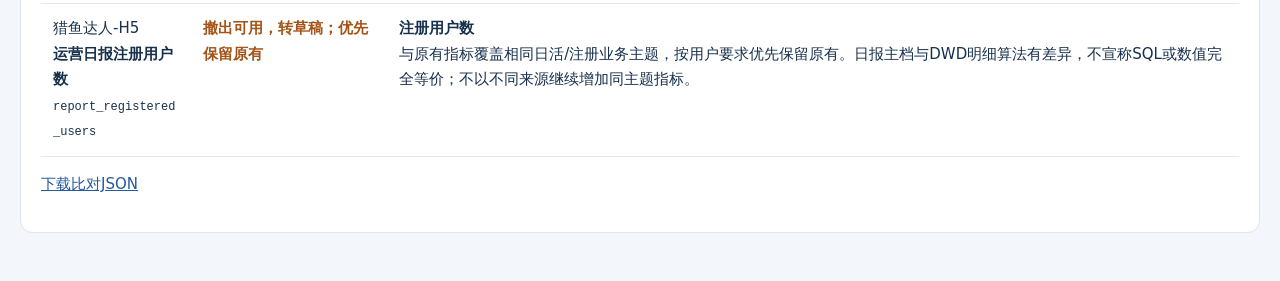
<file: 新增指标重合审阅.html>
<!doctype html><html lang="zh-CN"><meta charset="utf-8"><meta name="viewport" content="width=device-width,initial-scale=1"><title>新增指标重合审阅</title><style>body{margin:0;background:#f3f6fb;color:#17304c;font:15px/1.7 system-ui,"Microsoft YaHei",sans-serif}main{max-width:1240px;margin:auto;padding:32px 20px}a{color:#2559a0}h1{margin:12px 0}section,.cards>div{background:white;padding:20px;border:1px solid #dce4ef;border-radius:12px;margin:16px 0}.cards{display:flex;gap:14px;flex-wrap:wrap}.cards>div{flex:1;min-width:150px}.cards b{display:block;font-size:30px;color:#226a60}.wrap{overflow:auto}table{border-collapse:collapse;width:100%;min-width:780px}td,th{text-align:left;vertical-align:top;border-bottom:1px solid #e0e7ef;padding:12px}th{background:#eef3fa}small{color:#62768e}.retired{color:#a45317;font-weight:700}select,input{padding:9px 12px;border:1px solid #c6d4e4;border-radius:6px;font:inherit;margin:4px;max-width:100%}.toolbar{display:flex;flex-wrap:wrap;align-items:center}code{font-size:12px;overflow-wrap:anywhere}</style><main><a href="./">← 统一工作台</a> · <a href="执行清单.html">六项目执行清单</a><h1>新增指标重合审阅</h1><p>优先保留同项目的原有指标；与其覆盖同一业务主题的新增项退出可用列表。比对日期：2026-11-09。</p><div class="cards"><div>审阅历史新增记录<b>156</b><small>包括此前已保留的35项草稿</small></div><div>本轮撤出新增项<b>2</b><small>转为可恢复草稿</small></div><div>H5原有指标完整保留<b>40</b><small>原生导出逐字段核验</small></div><div>本轮新增指标<b>0</b><small>其他项目原有指标未修改</small></div></div><section><h2>本轮已处理</h2><div class="wrap"><table><thead><tr><th>项目</th><th>撤出的新增项</th><th>保留的原有入口</th><th>口径说明</th></tr></thead><tbody><tr><td>猎鱼达人-H5（38）</td><td class="retired">运营日报活跃用户数</td><td>登录用户数、活跃人数</td><td>原有登录与达到玩分/时长门槛的活跃分别保留；日报来源差异留作知识，避免增加第二套同主题入口。</td></tr><tr><td>猎鱼达人-H5（38）</td><td class="retired">运营日报注册用户数</td><td>注册用户数</td><td>原有注册指标优先；主档计行与DWD去重的差异保留用于来源对账，不宣称数值等价。</td></tr></tbody></table></div><p>你提到的日报活跃指标实际位于H5，手游没有这项。手游原有“游戏人数”已在本轮前恢复可用，本次保持其当前状态；人均时长与总时长、账号与设备、friend与gold分别审阅。</p></section><section><h2>六项目当前库存</h2><div class="wrap"><table><thead><tr><th>项目</th><th>我新增的历史记录</th><th>当前可用</th><th>草稿/停用</th><th>本轮撤出新增</th></tr></thead><tbody id="summary"></tbody></table></div><p><small>地方棋牌同事新增5项仅同步展示，当前137项资产：104可用、33草稿/停用。当前库存与历史新增记录采用不同统计范围。</small></p></section><section><h2>逐项比对</h2><div class="toolbar"><select id="project"><option value="">全部六项目</option></select><select id="mode"><option value="retired">本轮撤出</option><option value="all">全部审阅记录</option><option value="kept">保留的新增可用项</option><option value="oldDraft">此前已是草稿</option></select><input id="query" placeholder="搜索名称、编码或保留原因"><b id="count"></b></div><div class="wrap"><table><thead><tr><th>项目 / 指标</th><th>处理</th><th>保留原因或原有入口</th></tr></thead><tbody id="items"></tbody></table></div><p><a href="新增指标重合审阅.json">下载比对JSON</a></p></section></main><script id="data" type="application/json">{"date":"2026-11-09","policy":"同项目优先原有；新增同业务主题撤出可用，不修改旧项；不跨项目或跨friend/gold替代","added_reviewed":156,"existing_non_ours_in_six":186,"retire_count":2,"projects":[{"project_id":"1","project_name":"波克棋牌","added_reviewed":9,"other_existing_metrics":0,"available_before":7,"drafts_before":2,"newly_retire":0,"old_metrics_modified":0,"available_after":7,"drafts_after":2},{"project_id":"4","project_name":"捕鱼游戏王","added_reviewed":10,"other_existing_metrics":51,"available_before":61,"drafts_before":0,"newly_retire":0,"old_metrics_modified":0,"available_after":61,"drafts_after":0},{"project_id":"12","project_name":"猎鱼达人手游","added_reviewed":1,"other_existing_metrics":54,"available_before":55,"drafts_before":0,"newly_retire":0,"old_metrics_modified":0,"available_after":55,"drafts_after":0},{"project_id":"31","project_name":"猎鱼达人3D","added_reviewed":2,"other_existing_metrics":34,"available_before":36,"drafts_before":0,"newly_retire":0,"old_metrics_modified":0,"available_after":36,"drafts_after":0},{"project_id":"38","project_name":"猎鱼达人-H5","added_reviewed":4,"other_existing_metrics":40,"available_before":44,"drafts_before":0,"newly_retire":2,"old_metrics_modified":0,"available_after":42,"drafts_after":2},{"project_id":"86","project_name":"地方棋牌","added_reviewed":130,"other_existing_metrics":7,"available_before":104,"drafts_before":33,"newly_retire":0,"old_metrics_modified":0,"available_after":104,"drafts_after":33}],"items":[{"project_id":"1","project_name":"波克棋牌","name":"注册账号七日登录留存率","english":"reg_d7_retention_rate","created_at":"2026-11-09 11:12:59","status_before":"available","disposition":"保留新增，未发现可替代的原有指标","retained_original_names":[],"reason":"本项目当前没有其他作者原有指标；账号、游戏、开分及不同观察点留存各自定义不同，不跨项目寻找替代。"},{"project_id":"1","project_name":"波克棋牌","name":"注册账号次日登录留存率","english":"reg_d1_retention_rate","created_at":"2026-11-09 11:11:48","status_before":"available","disposition":"保留新增，未发现可替代的原有指标","retained_original_names":[],"reason":"本项目当前没有其他作者原有指标；账号、游戏、开分及不同观察点留存各自定义不同，不跨项目寻找替代。"},{"project_id":"1","project_name":"波克棋牌","name":"登录账号成功开分率","english":"login_success_open_rate","created_at":"2026-11-09 11:11:34","status_before":"available","disposition":"保留新增，未发现可替代的原有指标","retained_original_names":[],"reason":"本项目当前没有其他作者原有指标；账号、游戏、开分及不同观察点留存各自定义不同，不跨项目寻找替代。"},{"project_id":"1","project_name":"波克棋牌","name":"人均游戏时长","english":"avg_game_duration","created_at":"2026-11-09 11:11:19","status_before":"offline","disposition":"原草稿保持","retained_original_names":[],"reason":"此前已收敛或按用户决定保留草稿，本次不重新启用。"},{"project_id":"1","project_name":"波克棋牌","name":"成功开分账号数","english":"successful_open_user_cnt","created_at":"2026-11-09 11:10:10","status_before":"available","disposition":"保留新增，未发现可替代的原有指标","retained_original_names":[],"reason":"本项目当前没有其他作者原有指标；账号、游戏、开分及不同观察点留存各自定义不同，不跨项目寻找替代。"},{"project_id":"1","project_name":"波克棋牌","name":"游戏时长","english":"game_time","created_at":"2026-11-09 11:09:55","status_before":"offline","disposition":"原草稿保持","retained_original_names":[],"reason":"此前已收敛或按用户决定保留草稿，本次不重新启用。"},{"project_id":"1","project_name":"波克棋牌","name":"游戏账号数","english":"game_user_cnt","created_at":"2026-11-09 11:09:37","status_before":"available","disposition":"保留新增，未发现可替代的原有指标","retained_original_names":[],"reason":"本项目当前没有其他作者原有指标；账号、游戏、开分及不同观察点留存各自定义不同，不跨项目寻找替代。"},{"project_id":"1","project_name":"波克棋牌","name":"注册账号数","english":"reg_user_cnt","created_at":"2026-11-09 11:08:49","status_before":"available","disposition":"保留新增，未发现可替代的原有指标","retained_original_names":[],"reason":"本项目当前没有其他作者原有指标；账号、游戏、开分及不同观察点留存各自定义不同，不跨项目寻找替代。"},{"project_id":"1","project_name":"波克棋牌","name":"登录账号数","english":"login_user_cnt","created_at":"2026-11-09 11:07:48","status_before":"available","disposition":"保留新增，未发现可替代的原有指标","retained_original_names":[],"reason":"本项目当前没有其他作者原有指标；账号、游戏、开分及不同观察点留存各自定义不同，不跨项目寻找替代。"},{"project_id":"4","project_name":"捕鱼游戏王","name":"回流裂变邀请成功占比（邀请日分群）","english":"regress_invite_success_cohort_rate","created_at":"2026-11-04 14:54:04","status_before":"available","disposition":"保留新增，未发现可替代的原有指标","retained_original_names":[],"reason":"回流邀请关系/成功分群/领奖行为与旧回归用户数不同。"},{"project_id":"4","project_name":"捕鱼游戏王","name":"道具装备率（状态记录内）","english":"prop_equipped_rate_in_records","created_at":"2026-11-04 14:54:02","status_before":"available","disposition":"保留新增，未发现可替代的原有指标","retained_original_names":[],"reason":"装备状态人群与旧道具等级/金币加成不是同一度量。"},{"project_id":"4","project_name":"捕鱼游戏王","name":"每千发子弹捕鱼数量","english":"fish_catch_per_1000_shots","created_at":"2026-11-04 14:54:00","status_before":"available","disposition":"保留新增，未发现可替代的原有指标","retained_original_names":[],"reason":"千发子弹捕鱼数量为效率比值，原有捕鱼数量、发射子弹数是其基础量，不是同一指标。"},{"project_id":"4","project_name":"捕鱼游戏王","name":"游戏用户人均游戏时长","english":"game_user_avg_duration_sec","created_at":"2026-11-04 14:53:59","status_before":"available","disposition":"保留新增，未发现可替代的原有指标","retained_original_names":[],"reason":"人均游戏时长为同一游戏账号人群的时长/人数，旧游戏时长为总量；未见旧人均时长。"},{"project_id":"4","project_name":"捕鱼游戏王","name":"回流裂变领奖人数","english":"regress_reward_user_cnt","created_at":"2026-11-04 14:51:44","status_before":"available","disposition":"保留新增，未发现可替代的原有指标","retained_original_names":[],"reason":"回流邀请关系/成功分群/领奖行为与旧回归用户数不同。"},{"project_id":"4","project_name":"捕鱼游戏王","name":"回流裂变领奖次数","english":"regress_reward_record_cnt","created_at":"2026-11-04 14:51:42","status_before":"available","disposition":"保留新增，未发现可替代的原有指标","retained_original_names":[],"reason":"回流邀请关系/成功分群/领奖行为与旧回归用户数不同。"},{"project_id":"4","project_name":"捕鱼游戏王","name":"回流裂变成功邀请关系数（邀请日分群）","english":"regress_success_relation_cohort_cnt","created_at":"2026-11-04 14:51:40","status_before":"available","disposition":"保留新增，未发现可替代的原有指标","retained_original_names":[],"reason":"回流邀请关系/成功分群/领奖行为与旧回归用户数不同。"},{"project_id":"4","project_name":"捕鱼游戏王","name":"回流裂变邀请关系数","english":"regress_invite_relation_cnt","created_at":"2026-11-04 14:51:38","status_before":"available","disposition":"保留新增，未发现可替代的原有指标","retained_original_names":[],"reason":"回流邀请关系/成功分群/领奖行为与旧回归用户数不同。"},{"project_id":"4","project_name":"捕鱼游戏王","name":"道具状态记录玩家数","english":"prop_status_record_user_cnt","created_at":"2026-11-04 14:51:36","status_before":"available","disposition":"保留新增，未发现可替代的原有指标","retained_original_names":[],"reason":"装备状态人群与旧道具等级/金币加成不是同一度量。"},{"project_id":"4","project_name":"捕鱼游戏王","name":"道具装备玩家数","english":"prop_equipped_user_cnt","created_at":"2026-11-04 14:51:34","status_before":"available","disposition":"保留新增，未发现可替代的原有指标","retained_original_names":[],"reason":"装备状态人群与旧道具等级/金币加成不是同一度量。"},{"project_id":"12","project_name":"猎鱼达人手游","name":"人均游戏时长","english":"avg_game_duration","created_at":"2026-11-06 19:31:05","status_before":"available","disposition":"保留新增，未发现可替代的原有指标","retained_original_names":[],"reason":"新增人均游戏时长与原有总游戏时长、游戏人数是不同度量；原有名单中未见同口径人均游戏时长。"},{"project_id":"31","project_name":"猎鱼达人3D","name":"登录账号成功支付率","english":"login_success_pay_rate","created_at":"2026-11-06 19:10:53","status_before":"available","disposition":"保留新增，未发现可替代的原有指标","retained_original_names":[],"reason":"旧34项中未见成功支付率；新增是登录账号与同日成功支付账号交集/登录账号，不是充值人数、金币/能量付费金额。"},{"project_id":"31","project_name":"猎鱼达人3D","name":"人均游戏时长","english":"avg_game_duration","created_at":"2026-11-06 19:09:17","status_before":"available","disposition":"保留新增，未发现可替代的原有指标","retained_original_names":[],"reason":"新增人均游戏时长与原有总游戏时长、游戏人数是不同度量；原有名单中未见同口径人均游戏时长。"},{"project_id":"38","project_name":"猎鱼达人-H5","name":"运营日报活跃用户数","english":"report_active_users","created_at":"2026-11-09 10:31:17","status_before":"available","disposition":"撤出可用，转草稿；优先保留原有","retained_original_names":["登录用户数","活跃人数"],"reason":"与原有指标覆盖相同日活/注册业务主题，按用户要求优先保留原有。日报主档与DWD明细算法有差异，不宣称SQL或数值完全等价；不以不同来源继续增加同主题指标。"},{"project_id":"38","project_name":"猎鱼达人-H5","name":"运营日报注册用户数","english":"report_registered_users","created_at":"2026-11-09 10:30:44","status_before":"available","disposition":"撤出可用，转草稿；优先保留原有","retained_original_names":["注册用户数"],"reason":"与原有指标覆盖相同日活/注册业务主题，按用户要求优先保留原有。日报主档与DWD明细算法有差异，不宣称SQL或数值完全等价；不以不同来源继续增加同主题指标。"},{"project_id":"38","project_name":"猎鱼达人-H5","name":"最高在线人数","english":"report_peak_online_users","created_at":"2026-11-06 20:12:09","status_before":"available","disposition":"保留新增，未发现可替代的原有指标","retained_original_names":[],"reason":"原有40项未见最高在线人数；在线峰值与日活、游戏人数和总时长不同。"},{"project_id":"38","project_name":"猎鱼达人-H5","name":"人均游戏时长","english":"avg_game_duration","created_at":"2026-11-06 20:10:41","status_before":"available","disposition":"保留新增，未发现可替代的原有指标","retained_original_names":[],"reason":"新增人均游戏时长与原有总游戏时长、游戏人数是不同度量；原有名单中未见同口径人均游戏时长。"},{"project_id":"86","project_name":"地方棋牌","name":"金币房｜点券交易金币到账笔数","english":"gold_voucher_coin_credit_count","created_at":"2026-11-08 19:48:01","status_before":"available","disposition":"保留新增，未发现可替代的原有指标","retained_original_names":[],"reason":"与7项非本次新增的现有指标逐项对照：总注册为历史累计；新设备注册账号为账号数而非新增设备台数；活跃代理/历史购买客群为日活子人群；高峰在线为时点量。本项未与这些旧项等价。friend/gold、人群、观察点、订单/账号/资产单位不互换。"},{"project_id":"86","project_name":"地方棋牌","name":"金币房｜点券交易参与账号数","english":"gold_voucher_transaction_users","created_at":"2026-11-08 19:47:33","status_before":"available","disposition":"保留新增，未发现可替代的原有指标","retained_original_names":[],"reason":"与7项非本次新增的现有指标逐项对照：总注册为历史累计；新设备注册账号为账号数而非新增设备台数；活跃代理/历史购买客群为日活子人群；高峰在线为时点量。本项未与这些旧项等价。friend/gold、人群、观察点、订单/账号/资产单位不互换。"},{"project_id":"86","project_name":"地方棋牌","name":"金币房｜活跃付费账号近180日充值金额","english":"gold_std_g177","created_at":"2026-11-08 19:37:25","status_before":"available","disposition":"保留新增，未发现可替代的原有指标","retained_original_names":[],"reason":"与7项非本次新增的现有指标逐项对照：总注册为历史累计；新设备注册账号为账号数而非新增设备台数；活跃代理/历史购买客群为日活子人群；高峰在线为时点量。本项未与这些旧项等价。friend/gold、人群、观察点、订单/账号/资产单位不互换。"},{"project_id":"86","project_name":"地方棋牌","name":"金币房｜活跃付费账号近180日充值次数","english":"gold_std_g176","created_at":"2026-11-08 19:37:08","status_before":"available","disposition":"保留新增，未发现可替代的原有指标","retained_original_names":[],"reason":"与7项非本次新增的现有指标逐项对照：总注册为历史累计；新设备注册账号为账号数而非新增设备台数；活跃代理/历史购买客群为日活子人群；高峰在线为时点量。本项未与这些旧项等价。friend/gold、人群、观察点、订单/账号/资产单位不互换。"},{"project_id":"86","project_name":"地方棋牌","name":"金币房｜活跃付费账号最近充值间隔","english":"gold_std_g175","created_at":"2026-11-08 19:36:51","status_before":"available","disposition":"保留新增，未发现可替代的原有指标","retained_original_names":[],"reason":"与7项非本次新增的现有指标逐项对照：总注册为历史累计；新设备注册账号为账号数而非新增设备台数；活跃代理/历史购买客群为日活子人群；高峰在线为时点量。本项未与这些旧项等价。friend/gold、人群、观察点、订单/账号/资产单位不互换。"},{"project_id":"86","project_name":"地方棋牌","name":"好友房｜注册账号次日登录留存率","english":"friend_std_f032","created_at":"2026-11-08 19:36:09","status_before":"available","disposition":"保留新增，未发现可替代的原有指标","retained_original_names":[],"reason":"与7项非本次新增的现有指标逐项对照：总注册为历史累计；新设备注册账号为账号数而非新增设备台数；活跃代理/历史购买客群为日活子人群；高峰在线为时点量。本项未与这些旧项等价。friend/gold、人群、观察点、订单/账号/资产单位不互换。"},{"project_id":"86","project_name":"地方棋牌","name":"好友房｜贵族首次购买账号数","english":"friend_std_f083","created_at":"2026-11-06 21:02:42","status_before":"available","disposition":"保留新增，未发现可替代的原有指标","retained_original_names":[],"reason":"与7项非本次新增的现有指标逐项对照：总注册为历史累计；新设备注册账号为账号数而非新增设备台数；活跃代理/历史购买客群为日活子人群；高峰在线为时点量。本项未与这些旧项等价。friend/gold、人群、观察点、订单/账号/资产单位不互换。"},{"project_id":"86","project_name":"地方棋牌","name":"好友房｜设备七日留存率","english":"friend_std_device_day7_retention","created_at":"2026-11-06 18:37:20","status_before":"available","disposition":"保留新增，未发现可替代的原有指标","retained_original_names":[],"reason":"与7项非本次新增的现有指标逐项对照：总注册为历史累计；新设备注册账号为账号数而非新增设备台数；活跃代理/历史购买客群为日活子人群；高峰在线为时点量。本项未与这些旧项等价。friend/gold、人群、观察点、订单/账号/资产单位不互换。"},{"project_id":"86","project_name":"地方棋牌","name":"好友房｜新增设备数","english":"friend_std_new_device_count","created_at":"2026-11-06 18:35:39","status_before":"available","disposition":"保留新增，未发现可替代的原有指标","retained_original_names":[],"reason":"与7项非本次新增的现有指标逐项对照：总注册为历史累计；新设备注册账号为账号数而非新增设备台数；活跃代理/历史购买客群为日活子人群；高峰在线为时点量。本项未与这些旧项等价。friend/gold、人群、观察点、订单/账号/资产单位不互换。"},{"project_id":"86","project_name":"地方棋牌","name":"好友房｜七日交叉祈福钻石消耗","english":"friend_std_f045","created_at":"2026-11-06 17:53:34","status_before":"offline","disposition":"原草稿保持","retained_original_names":[],"reason":"此前已收敛或按用户决定保留草稿，本次不重新启用。"},{"project_id":"86","project_name":"地方棋牌","name":"好友房｜七日交叉免费房卡产出","english":"friend_std_f044","created_at":"2026-11-06 17:53:22","status_before":"available","disposition":"保留新增，未发现可替代的原有指标","retained_original_names":[],"reason":"与7项非本次新增的现有指标逐项对照：总注册为历史累计；新设备注册账号为账号数而非新增设备台数；活跃代理/历史购买客群为日活子人群；高峰在线为时点量。本项未与这些旧项等价。friend/gold、人群、观察点、订单/账号/资产单位不互换。"},{"project_id":"86","project_name":"地方棋牌","name":"好友房｜七日交叉房卡兑换钻石产出","english":"friend_std_f043","created_at":"2026-11-06 17:52:10","status_before":"available","disposition":"保留新增，未发现可替代的原有指标","retained_original_names":[],"reason":"与7项非本次新增的现有指标逐项对照：总注册为历史累计；新设备注册账号为账号数而非新增设备台数；活跃代理/历史购买客群为日活子人群；高峰在线为时点量。本项未与这些旧项等价。friend/gold、人群、观察点、订单/账号/资产单位不互换。"},{"project_id":"86","project_name":"地方棋牌","name":"好友房｜七日交叉活动钻石产出","english":"friend_std_f042","created_at":"2026-11-06 17:51:57","status_before":"available","disposition":"保留新增，未发现可替代的原有指标","retained_original_names":[],"reason":"与7项非本次新增的现有指标逐项对照：总注册为历史累计；新设备注册账号为账号数而非新增设备台数；活跃代理/历史购买客群为日活子人群；高峰在线为时点量。本项未与这些旧项等价。friend/gold、人群、观察点、订单/账号/资产单位不互换。"},{"project_id":"86","project_name":"地方棋牌","name":"好友房｜七日交叉免费钻石产出","english":"friend_std_f041","created_at":"2026-11-06 17:51:39","status_before":"available","disposition":"保留新增，未发现可替代的原有指标","retained_original_names":[],"reason":"与7项非本次新增的现有指标逐项对照：总注册为历史累计；新设备注册账号为账号数而非新增设备台数；活跃代理/历史购买客群为日活子人群；高峰在线为时点量。本项未与这些旧项等价。friend/gold、人群、观察点、订单/账号/资产单位不互换。"},{"project_id":"86","project_name":"地方棋牌","name":"好友房｜七日交叉钻石总产出","english":"friend_std_f040","created_at":"2026-11-06 17:51:26","status_before":"available","disposition":"保留新增，未发现可替代的原有指标","retained_original_names":[],"reason":"与7项非本次新增的现有指标逐项对照：总注册为历史累计；新设备注册账号为账号数而非新增设备台数；活跃代理/历史购买客群为日活子人群；高峰在线为时点量。本项未与这些旧项等价。friend/gold、人群、观察点、订单/账号/资产单位不互换。"},{"project_id":"86","project_name":"地方棋牌","name":"好友房｜七日交叉贵族充值金额","english":"friend_std_f039","created_at":"2026-11-06 17:50:04","status_before":"offline","disposition":"原草稿保持","retained_original_names":[],"reason":"此前已收敛或按用户决定保留草稿，本次不重新启用。"},{"project_id":"86","project_name":"地方棋牌","name":"好友房｜七日交叉玩家充值金额","english":"friend_std_f038","created_at":"2026-11-06 17:49:51","status_before":"offline","disposition":"原草稿保持","retained_original_names":[],"reason":"此前已收敛或按用户决定保留草稿，本次不重新启用。"},{"project_id":"86","project_name":"地方棋牌","name":"好友房｜七日交叉代理充值金额","english":"friend_std_f037","created_at":"2026-11-06 17:49:32","status_before":"offline","disposition":"原草稿保持","retained_original_names":[],"reason":"此前已收敛或按用户决定保留草稿，本次不重新启用。"},{"project_id":"86","project_name":"地方棋牌","name":"好友房｜七日交叉成功充值金额","english":"friend_std_f036","created_at":"2026-11-06 17:49:20","status_before":"offline","disposition":"原草稿保持","retained_original_names":[],"reason":"此前已收敛或按用户决定保留草稿，本次不重新启用。"},{"project_id":"86","project_name":"地方棋牌","name":"好友房｜七日交叉开桌数","english":"friend_std_f035","created_at":"2026-11-06 17:48:28","status_before":"available","disposition":"保留新增，未发现可替代的原有指标","retained_original_names":[],"reason":"与7项非本次新增的现有指标逐项对照：总注册为历史累计；新设备注册账号为账号数而非新增设备台数；活跃代理/历史购买客群为日活子人群；高峰在线为时点量。本项未与这些旧项等价。friend/gold、人群、观察点、订单/账号/资产单位不互换。"},{"project_id":"86","project_name":"地方棋牌","name":"好友房｜七日交叉游戏账号数","english":"friend_std_f034","created_at":"2026-11-06 17:48:16","status_before":"available","disposition":"保留新增，未发现可替代的原有指标","retained_original_names":[],"reason":"与7项非本次新增的现有指标逐项对照：总注册为历史累计；新设备注册账号为账号数而非新增设备台数；活跃代理/历史购买客群为日活子人群；高峰在线为时点量。本项未与这些旧项等价。friend/gold、人群、观察点、订单/账号/资产单位不互换。"},{"project_id":"86","project_name":"地方棋牌","name":"好友房｜七日交叉日活跃账号数","english":"friend_std_f033","created_at":"2026-11-06 17:46:01","status_before":"offline","disposition":"原草稿保持","retained_original_names":[],"reason":"此前已收敛或按用户决定保留草稿，本次不重新启用。"},{"project_id":"86","project_name":"地方棋牌","name":"好友房｜注册新增账号数","english":"friend_std_f031","created_at":"2026-11-06 17:45:49","status_before":"available","disposition":"保留新增，未发现可替代的原有指标","retained_original_names":[],"reason":"与7项非本次新增的现有指标逐项对照：总注册为历史累计；新设备注册账号为账号数而非新增设备台数；活跃代理/历史购买客群为日活子人群；高峰在线为时点量。本项未与这些旧项等价。friend/gold、人群、观察点、订单/账号/资产单位不互换。"},{"project_id":"86","project_name":"地方棋牌","name":"金币房｜金币余额分位数","english":"gold_std_g153","created_at":"2026-11-06 17:40:37","status_before":"available","disposition":"保留新增，未发现可替代的原有指标","retained_original_names":[],"reason":"与7项非本次新增的现有指标逐项对照：总注册为历史累计；新设备注册账号为账号数而非新增设备台数；活跃代理/历史购买客群为日活子人群；高峰在线为时点量。本项未与这些旧项等价。friend/gold、人群、观察点、订单/账号/资产单位不互换。"},{"project_id":"86","project_name":"地方棋牌","name":"金币房｜每日人均金币","english":"gold_std_g152","created_at":"2026-11-06 17:39:09","status_before":"available","disposition":"保留新增，未发现可替代的原有指标","retained_original_names":[],"reason":"与7项非本次新增的现有指标逐项对照：总注册为历史累计；新设备注册账号为账号数而非新增设备台数；活跃代理/历史购买客群为日活子人群；高峰在线为时点量。本项未与这些旧项等价。friend/gold、人群、观察点、订单/账号/资产单位不互换。"},{"project_id":"86","project_name":"地方棋牌","name":"金币房｜每日金币总存量","english":"gold_std_g151","created_at":"2026-11-06 17:38:55","status_before":"available","disposition":"保留新增，未发现可替代的原有指标","retained_original_names":[],"reason":"与7项非本次新增的现有指标逐项对照：总注册为历史累计；新设备注册账号为账号数而非新增设备台数；活跃代理/历史购买客群为日活子人群；高峰在线为时点量。本项未与这些旧项等价。friend/gold、人群、观察点、订单/账号/资产单位不互换。"},{"project_id":"86","project_name":"地方棋牌","name":"金币房｜比赛第七日留存率","english":"gold_std_g150","created_at":"2026-11-06 17:38:36","status_before":"available","disposition":"保留新增，未发现可替代的原有指标","retained_original_names":[],"reason":"与7项非本次新增的现有指标逐项对照：总注册为历史累计；新设备注册账号为账号数而非新增设备台数；活跃代理/历史购买客群为日活子人群；高峰在线为时点量。本项未与这些旧项等价。friend/gold、人群、观察点、订单/账号/资产单位不互换。"},{"project_id":"86","project_name":"地方棋牌","name":"金币房｜比赛第三日留存率","english":"gold_std_g149","created_at":"2026-11-06 17:38:24","status_before":"available","disposition":"保留新增，未发现可替代的原有指标","retained_original_names":[],"reason":"与7项非本次新增的现有指标逐项对照：总注册为历史累计；新设备注册账号为账号数而非新增设备台数；活跃代理/历史购买客群为日活子人群；高峰在线为时点量。本项未与这些旧项等价。friend/gold、人群、观察点、订单/账号/资产单位不互换。"},{"project_id":"86","project_name":"地方棋牌","name":"金币房｜比赛次日留存率","english":"gold_std_g148","created_at":"2026-11-06 17:37:54","status_before":"available","disposition":"保留新增，未发现可替代的原有指标","retained_original_names":[],"reason":"与7项非本次新增的现有指标逐项对照：总注册为历史累计；新设备注册账号为账号数而非新增设备台数；活跃代理/历史购买客群为日活子人群；高峰在线为时点量。本项未与这些旧项等价。friend/gold、人群、观察点、订单/账号/资产单位不互换。"},{"project_id":"86","project_name":"地方棋牌","name":"金币房｜比赛首次参与账号数","english":"gold_std_g142","created_at":"2026-11-06 17:37:42","status_before":"available","disposition":"保留新增，未发现可替代的原有指标","retained_original_names":[],"reason":"与7项非本次新增的现有指标逐项对照：总注册为历史累计；新设备注册账号为账号数而非新增设备台数；活跃代理/历史购买客群为日活子人群；高峰在线为时点量。本项未与这些旧项等价。friend/gold、人群、观察点、订单/账号/资产单位不互换。"},{"project_id":"86","project_name":"地方棋牌","name":"金币房｜比赛当日付费账号数","english":"gold_std_g141","created_at":"2026-11-06 17:37:25","status_before":"available","disposition":"保留新增，未发现可替代的原有指标","retained_original_names":[],"reason":"与7项非本次新增的现有指标逐项对照：总注册为历史累计；新设备注册账号为账号数而非新增设备台数；活跃代理/历史购买客群为日活子人群；高峰在线为时点量。本项未与这些旧项等价。friend/gold、人群、观察点、订单/账号/资产单位不互换。"},{"project_id":"86","project_name":"地方棋牌","name":"金币房｜比赛人均对局次数","english":"gold_std_g144","created_at":"2026-11-06 17:37:11","status_before":"available","disposition":"保留新增，未发现可替代的原有指标","retained_original_names":[],"reason":"与7项非本次新增的现有指标逐项对照：总注册为历史累计；新设备注册账号为账号数而非新增设备台数；活跃代理/历史购买客群为日活子人群；高峰在线为时点量。本项未与这些旧项等价。friend/gold、人群、观察点、订单/账号/资产单位不互换。"},{"project_id":"86","project_name":"地方棋牌","name":"金币房｜比赛人均游戏时长","english":"gold_std_g143","created_at":"2026-11-06 17:36:50","status_before":"available","disposition":"保留新增，未发现可替代的原有指标","retained_original_names":[],"reason":"与7项非本次新增的现有指标逐项对照：总注册为历史累计；新设备注册账号为账号数而非新增设备台数；活跃代理/历史购买客群为日活子人群；高峰在线为时点量。本项未与这些旧项等价。friend/gold、人群、观察点、订单/账号/资产单位不互换。"},{"project_id":"86","project_name":"地方棋牌","name":"金币房｜比赛对局账号数","english":"gold_std_g140","created_at":"2026-11-06 17:36:38","status_before":"offline","disposition":"原草稿保持","retained_original_names":[],"reason":"此前已收敛或按用户决定保留草稿，本次不重新启用。"},{"project_id":"86","project_name":"地方棋牌","name":"金币房｜注册新增账号观察日金币存量分位数","english":"gold_std_g068","created_at":"2026-11-06 17:34:55","status_before":"available","disposition":"保留新增，未发现可替代的原有指标","retained_original_names":[],"reason":"与7项非本次新增的现有指标逐项对照：总注册为历史累计；新设备注册账号为账号数而非新增设备台数；活跃代理/历史购买客群为日活子人群；高峰在线为时点量。本项未与这些旧项等价。friend/gold、人群、观察点、订单/账号/资产单位不互换。"},{"project_id":"86","project_name":"地方棋牌","name":"金币房｜注册新增账号观察日人均金币存量","english":"gold_std_g067","created_at":"2026-11-06 17:34:24","status_before":"available","disposition":"保留新增，未发现可替代的原有指标","retained_original_names":[],"reason":"与7项非本次新增的现有指标逐项对照：总注册为历史累计；新设备注册账号为账号数而非新增设备台数；活跃代理/历史购买客群为日活子人群；高峰在线为时点量。本项未与这些旧项等价。friend/gold、人群、观察点、订单/账号/资产单位不互换。"},{"project_id":"86","project_name":"地方棋牌","name":"金币房｜注册新增账号观察日金币存量总量","english":"gold_std_g066","created_at":"2026-11-06 17:33:41","status_before":"available","disposition":"保留新增，未发现可替代的原有指标","retained_original_names":[],"reason":"与7项非本次新增的现有指标逐项对照：总注册为历史累计；新设备注册账号为账号数而非新增设备台数；活跃代理/历史购买客群为日活子人群；高峰在线为时点量。本项未与这些旧项等价。friend/gold、人群、观察点、订单/账号/资产单位不互换。"},{"project_id":"86","project_name":"地方棋牌","name":"金币房｜注册新增账号观察日登录人数","english":"gold_std_g065","created_at":"2026-11-06 17:33:14","status_before":"available","disposition":"保留新增，未发现可替代的原有指标","retained_original_names":[],"reason":"与7项非本次新增的现有指标逐项对照：总注册为历史累计；新设备注册账号为账号数而非新增设备台数；活跃代理/历史购买客群为日活子人群；高峰在线为时点量。本项未与这些旧项等价。friend/gold、人群、观察点、订单/账号/资产单位不互换。"},{"project_id":"86","project_name":"地方棋牌","name":"金币房｜注册新增账号观察日付费率","english":"gold_std_g063","created_at":"2026-11-06 17:31:19","status_before":"available","disposition":"保留新增，未发现可替代的原有指标","retained_original_names":[],"reason":"与7项非本次新增的现有指标逐项对照：总注册为历史累计；新设备注册账号为账号数而非新增设备台数；活跃代理/历史购买客群为日活子人群；高峰在线为时点量。本项未与这些旧项等价。friend/gold、人群、观察点、订单/账号/资产单位不互换。"},{"project_id":"86","project_name":"地方棋牌","name":"金币房｜注册新增账号观察日破产率","english":"gold_std_g062","created_at":"2026-11-06 17:30:53","status_before":"available","disposition":"保留新增，未发现可替代的原有指标","retained_original_names":[],"reason":"与7项非本次新增的现有指标逐项对照：总注册为历史累计；新设备注册账号为账号数而非新增设备台数；活跃代理/历史购买客群为日活子人群；高峰在线为时点量。本项未与这些旧项等价。friend/gold、人群、观察点、订单/账号/资产单位不互换。"},{"project_id":"86","project_name":"地方棋牌","name":"金币房｜注册新增账号观察日胜率","english":"gold_std_g061","created_at":"2026-11-06 17:30:02","status_before":"available","disposition":"保留新增，未发现可替代的原有指标","retained_original_names":[],"reason":"与7项非本次新增的现有指标逐项对照：总注册为历史累计；新设备注册账号为账号数而非新增设备台数；活跃代理/历史购买客群为日活子人群；高峰在线为时点量。本项未与这些旧项等价。friend/gold、人群、观察点、订单/账号/资产单位不互换。"},{"project_id":"86","project_name":"地方棋牌","name":"金币房｜注册新增账号观察日人均游戏时长","english":"gold_std_g060","created_at":"2026-11-06 17:29:27","status_before":"available","disposition":"保留新增，未发现可替代的原有指标","retained_original_names":[],"reason":"与7项非本次新增的现有指标逐项对照：总注册为历史累计；新设备注册账号为账号数而非新增设备台数；活跃代理/历史购买客群为日活子人群；高峰在线为时点量。本项未与这些旧项等价。friend/gold、人群、观察点、订单/账号/资产单位不互换。"},{"project_id":"86","project_name":"地方棋牌","name":"金币房｜注册新增账号观察日对局人数","english":"gold_std_g059","created_at":"2026-11-06 17:27:20","status_before":"available","disposition":"保留新增，未发现可替代的原有指标","retained_original_names":[],"reason":"与7项非本次新增的现有指标逐项对照：总注册为历史累计；新设备注册账号为账号数而非新增设备台数；活跃代理/历史购买客群为日活子人群；高峰在线为时点量。本项未与这些旧项等价。friend/gold、人群、观察点、订单/账号/资产单位不互换。"},{"project_id":"86","project_name":"地方棋牌","name":"金币房｜分玩法新增账号生命周期累计人均充值金额","english":"gold_std_g055","created_at":"2026-11-06 17:26:03","status_before":"available","disposition":"保留新增，未发现可替代的原有指标","retained_original_names":[],"reason":"与7项非本次新增的现有指标逐项对照：总注册为历史累计；新设备注册账号为账号数而非新增设备台数；活跃代理/历史购买客群为日活子人群；高峰在线为时点量。本项未与这些旧项等价。friend/gold、人群、观察点、订单/账号/资产单位不互换。"},{"project_id":"86","project_name":"地方棋牌","name":"金币房｜注册新增账号生命周期累计人均充值金额","english":"gold_std_g054","created_at":"2026-11-06 17:25:34","status_before":"available","disposition":"保留新增，未发现可替代的原有指标","retained_original_names":[],"reason":"与7项非本次新增的现有指标逐项对照：总注册为历史累计；新设备注册账号为账号数而非新增设备台数；活跃代理/历史购买客群为日活子人群；高峰在线为时点量。本项未与这些旧项等价。friend/gold、人群、观察点、订单/账号/资产单位不互换。"},{"project_id":"86","project_name":"地方棋牌","name":"金币房｜分玩法生命周期新增账号数","english":"gold_std_g053","created_at":"2026-11-06 17:25:03","status_before":"available","disposition":"保留新增，未发现可替代的原有指标","retained_original_names":[],"reason":"与7项非本次新增的现有指标逐项对照：总注册为历史累计；新设备注册账号为账号数而非新增设备台数；活跃代理/历史购买客群为日活子人群；高峰在线为时点量。本项未与这些旧项等价。friend/gold、人群、观察点、订单/账号/资产单位不互换。"},{"project_id":"86","project_name":"地方棋牌","name":"金币房｜生命周期注册新增账号数","english":"gold_std_g052","created_at":"2026-11-06 17:24:21","status_before":"offline","disposition":"原草稿保持","retained_original_names":[],"reason":"此前已收敛或按用户决定保留草稿，本次不重新启用。"},{"project_id":"86","project_name":"地方棋牌","name":"金币房｜系统总盈亏","english":"gold_std_g101","created_at":"2026-11-06 17:18:32","status_before":"available","disposition":"保留新增，未发现可替代的原有指标","retained_original_names":[],"reason":"与7项非本次新增的现有指标逐项对照：总注册为历史累计；新设备注册账号为账号数而非新增设备台数；活跃代理/历史购买客群为日活子人群；高峰在线为时点量。本项未与这些旧项等价。friend/gold、人群、观察点、订单/账号/资产单位不互换。"},{"project_id":"86","project_name":"地方棋牌","name":"金币房｜混服补分","english":"gold_std_g099","created_at":"2026-11-06 17:17:45","status_before":"available","disposition":"保留新增，未发现可替代的原有指标","retained_original_names":[],"reason":"与7项非本次新增的现有指标逐项对照：总注册为历史累计；新设备注册账号为账号数而非新增设备台数；活跃代理/历史购买客群为日活子人群；高峰在线为时点量。本项未与这些旧项等价。friend/gold、人群、观察点、订单/账号/资产单位不互换。"},{"project_id":"86","project_name":"地方棋牌","name":"金币房｜金币总产出","english":"gold_std_g095","created_at":"2026-11-06 17:12:27","status_before":"available","disposition":"保留新增，未发现可替代的原有指标","retained_original_names":[],"reason":"与7项非本次新增的现有指标逐项对照：总注册为历史累计；新设备注册账号为账号数而非新增设备台数；活跃代理/历史购买客群为日活子人群；高峰在线为时点量。本项未与这些旧项等价。friend/gold、人群、观察点、订单/账号/资产单位不互换。"},{"project_id":"86","project_name":"地方棋牌","name":"金币房｜付费账号平均充值金额","english":"gold_std_g018","created_at":"2026-11-06 17:12:00","status_before":"available","disposition":"保留新增，未发现可替代的原有指标","retained_original_names":[],"reason":"与7项非本次新增的现有指标逐项对照：总注册为历史累计；新设备注册账号为账号数而非新增设备台数；活跃代理/历史购买客群为日活子人群；高峰在线为时点量。本项未与这些旧项等价。friend/gold、人群、观察点、订单/账号/资产单位不互换。"},{"project_id":"86","project_name":"地方棋牌","name":"金币房｜活跃账号平均充值金额","english":"gold_std_g017","created_at":"2026-11-06 17:11:34","status_before":"available","disposition":"保留新增，未发现可替代的原有指标","retained_original_names":[],"reason":"与7项非本次新增的现有指标逐项对照：总注册为历史累计；新设备注册账号为账号数而非新增设备台数；活跃代理/历史购买客群为日活子人群；高峰在线为时点量。本项未与这些旧项等价。friend/gold、人群、观察点、订单/账号/资产单位不互换。"},{"project_id":"86","project_name":"地方棋牌","name":"金币房｜日付费率","english":"gold_std_g016","created_at":"2026-11-06 17:11:09","status_before":"available","disposition":"保留新增，未发现可替代的原有指标","retained_original_names":[],"reason":"与7项非本次新增的现有指标逐项对照：总注册为历史累计；新设备注册账号为账号数而非新增设备台数；活跃代理/历史购买客群为日活子人群；高峰在线为时点量。本项未与这些旧项等价。friend/gold、人群、观察点、订单/账号/资产单位不互换。"},{"project_id":"86","project_name":"地方棋牌","name":"好友房｜日均活跃账号流水","english":"friend_std_f030","created_at":"2026-11-06 17:10:42","status_before":"available","disposition":"保留新增，未发现可替代的原有指标","retained_original_names":[],"reason":"与7项非本次新增的现有指标逐项对照：总注册为历史累计；新设备注册账号为账号数而非新增设备台数；活跃代理/历史购买客群为日活子人群；高峰在线为时点量。本项未与这些旧项等价。friend/gold、人群、观察点、订单/账号/资产单位不互换。"},{"project_id":"86","project_name":"地方棋牌","name":"好友房｜付费账号平均充值金额","english":"friend_std_f014","created_at":"2026-11-06 17:10:16","status_before":"available","disposition":"保留新增，未发现可替代的原有指标","retained_original_names":[],"reason":"与7项非本次新增的现有指标逐项对照：总注册为历史累计；新设备注册账号为账号数而非新增设备台数；活跃代理/历史购买客群为日活子人群；高峰在线为时点量。本项未与这些旧项等价。friend/gold、人群、观察点、订单/账号/资产单位不互换。"},{"project_id":"86","project_name":"地方棋牌","name":"金币房｜注册第三日登录留存率","english":"gold_std_g058","created_at":"2026-11-06 17:09:14","status_before":"available","disposition":"保留新增，未发现可替代的原有指标","retained_original_names":[],"reason":"与7项非本次新增的现有指标逐项对照：总注册为历史累计；新设备注册账号为账号数而非新增设备台数；活跃代理/历史购买客群为日活子人群；高峰在线为时点量。本项未与这些旧项等价。friend/gold、人群、观察点、订单/账号/资产单位不互换。"},{"project_id":"86","project_name":"地方棋牌","name":"金币房｜注册次日登录留存率","english":"gold_std_g057","created_at":"2026-11-06 17:08:57","status_before":"offline","disposition":"原草稿保持","retained_original_names":[],"reason":"此前已收敛或按用户决定保留草稿，本次不重新启用。"},{"project_id":"86","project_name":"地方棋牌","name":"金币房｜活跃账号登录第三十日留存率","english":"gold_std_g021_b250da","created_at":"2026-11-06 17:08:45","status_before":"available","disposition":"保留新增，未发现可替代的原有指标","retained_original_names":[],"reason":"与7项非本次新增的现有指标逐项对照：总注册为历史累计；新设备注册账号为账号数而非新增设备台数；活跃代理/历史购买客群为日活子人群；高峰在线为时点量。本项未与这些旧项等价。friend/gold、人群、观察点、订单/账号/资产单位不互换。"},{"project_id":"86","project_name":"地方棋牌","name":"金币房｜活跃账号登录第七日留存率","english":"gold_std_g021_2b5c4c","created_at":"2026-11-06 17:08:24","status_before":"available","disposition":"保留新增，未发现可替代的原有指标","retained_original_names":[],"reason":"与7项非本次新增的现有指标逐项对照：总注册为历史累计；新设备注册账号为账号数而非新增设备台数；活跃代理/历史购买客群为日活子人群；高峰在线为时点量。本项未与这些旧项等价。friend/gold、人群、观察点、订单/账号/资产单位不互换。"},{"project_id":"86","project_name":"地方棋牌","name":"金币房｜活跃账号登录第三日留存率","english":"gold_std_g021_6d88ac","created_at":"2026-11-06 17:08:12","status_before":"available","disposition":"保留新增，未发现可替代的原有指标","retained_original_names":[],"reason":"与7项非本次新增的现有指标逐项对照：总注册为历史累计；新设备注册账号为账号数而非新增设备台数；活跃代理/历史购买客群为日活子人群；高峰在线为时点量。本项未与这些旧项等价。friend/gold、人群、观察点、订单/账号/资产单位不互换。"},{"project_id":"86","project_name":"地方棋牌","name":"金币房｜活跃账号登录次日留存率","english":"gold_std_g021_b94c18","created_at":"2026-11-06 17:07:54","status_before":"available","disposition":"保留新增，未发现可替代的原有指标","retained_original_names":[],"reason":"与7项非本次新增的现有指标逐项对照：总注册为历史累计；新设备注册账号为账号数而非新增设备台数；活跃代理/历史购买客群为日活子人群；高峰在线为时点量。本项未与这些旧项等价。friend/gold、人群、观察点、订单/账号/资产单位不互换。"},{"project_id":"86","project_name":"地方棋牌","name":"金币房｜新增账号第三十日留存率","english":"gold_std_g020_62e6fe","created_at":"2026-11-06 17:07:42","status_before":"available","disposition":"保留新增，未发现可替代的原有指标","retained_original_names":[],"reason":"与7项非本次新增的现有指标逐项对照：总注册为历史累计；新设备注册账号为账号数而非新增设备台数；活跃代理/历史购买客群为日活子人群；高峰在线为时点量。本项未与这些旧项等价。friend/gold、人群、观察点、订单/账号/资产单位不互换。"},{"project_id":"86","project_name":"地方棋牌","name":"金币房｜新增账号第七日留存率","english":"gold_std_g020_d9f763","created_at":"2026-11-06 17:07:24","status_before":"available","disposition":"保留新增，未发现可替代的原有指标","retained_original_names":[],"reason":"与7项非本次新增的现有指标逐项对照：总注册为历史累计；新设备注册账号为账号数而非新增设备台数；活跃代理/历史购买客群为日活子人群；高峰在线为时点量。本项未与这些旧项等价。friend/gold、人群、观察点、订单/账号/资产单位不互换。"},{"project_id":"86","project_name":"地方棋牌","name":"金币房｜新增账号第三日留存率","english":"gold_std_g020_900ecf","created_at":"2026-11-06 17:07:13","status_before":"available","disposition":"保留新增，未发现可替代的原有指标","retained_original_names":[],"reason":"与7项非本次新增的现有指标逐项对照：总注册为历史累计；新设备注册账号为账号数而非新增设备台数；活跃代理/历史购买客群为日活子人群；高峰在线为时点量。本项未与这些旧项等价。friend/gold、人群、观察点、订单/账号/资产单位不互换。"},{"project_id":"86","project_name":"地方棋牌","name":"金币房｜新增账号次日留存率","english":"gold_std_g020_82680b","created_at":"2026-11-06 17:06:55","status_before":"available","disposition":"保留新增，未发现可替代的原有指标","retained_original_names":[],"reason":"与7项非本次新增的现有指标逐项对照：总注册为历史累计；新设备注册账号为账号数而非新增设备台数；活跃代理/历史购买客群为日活子人群；高峰在线为时点量。本项未与这些旧项等价。friend/gold、人群、观察点、订单/账号/资产单位不互换。"},{"project_id":"86","project_name":"地方棋牌","name":"好友房｜月均日活跃账号数","english":"friend_std_f010","created_at":"2026-11-06 17:05:51","status_before":"available","disposition":"保留新增，未发现可替代的原有指标","retained_original_names":[],"reason":"与7项非本次新增的现有指标逐项对照：总注册为历史累计；新设备注册账号为账号数而非新增设备台数；活跃代理/历史购买客群为日活子人群；高峰在线为时点量。本项未与这些旧项等价。friend/gold、人群、观察点、订单/账号/资产单位不互换。"},{"project_id":"86","project_name":"地方棋牌","name":"好友房｜日付费率","english":"friend_std_f013","created_at":"2026-11-06 17:04:44","status_before":"available","disposition":"保留新增，未发现可替代的原有指标","retained_original_names":[],"reason":"与7项非本次新增的现有指标逐项对照：总注册为历史累计；新设备注册账号为账号数而非新增设备台数；活跃代理/历史购买客群为日活子人群；高峰在线为时点量。本项未与这些旧项等价。friend/gold、人群、观察点、订单/账号/资产单位不互换。"},{"project_id":"86","project_name":"地方棋牌","name":"金币房｜标准端机器人净输赢分","english":"gold_std_g133","created_at":"2026-11-06 17:03:09","status_before":"available","disposition":"保留新增，未发现可替代的原有指标","retained_original_names":[],"reason":"与7项非本次新增的现有指标逐项对照：总注册为历史累计；新设备注册账号为账号数而非新增设备台数；活跃代理/历史购买客群为日活子人群；高峰在线为时点量。本项未与这些旧项等价。friend/gold、人群、观察点、订单/账号/资产单位不互换。"},{"project_id":"86","project_name":"地方棋牌","name":"金币房｜小程序成功充值金额","english":"gold_std_g129","created_at":"2026-11-06 17:02:32","status_before":"offline","disposition":"原草稿保持","retained_original_names":[],"reason":"此前已收敛或按用户决定保留草稿，本次不重新启用。"},{"project_id":"86","project_name":"地方棋牌","name":"金币房｜标准端成功充值金额","english":"gold_std_g128","created_at":"2026-11-06 17:02:04","status_before":"offline","disposition":"原草稿保持","retained_original_names":[],"reason":"此前已收敛或按用户决定保留草稿，本次不重新启用。"},{"project_id":"86","project_name":"地方棋牌","name":"金币房｜小程序金币房对局账号数","english":"gold_std_g127","created_at":"2026-11-06 17:01:38","status_before":"offline","disposition":"原草稿保持","retained_original_names":[],"reason":"此前已收敛或按用户决定保留草稿，本次不重新启用。"},{"project_id":"86","project_name":"地方棋牌","name":"金币房｜标准端金币房对局账号数","english":"gold_std_g126","created_at":"2026-11-06 17:00:57","status_before":"offline","disposition":"原草稿保持","retained_original_names":[],"reason":"此前已收敛或按用户决定保留草稿，本次不重新启用。"},{"project_id":"86","project_name":"地方棋牌","name":"金币房｜小程序日活跃账号数","english":"gold_std_g125","created_at":"2026-11-06 17:00:21","status_before":"offline","disposition":"原草稿保持","retained_original_names":[],"reason":"此前已收敛或按用户决定保留草稿，本次不重新启用。"},{"project_id":"86","project_name":"地方棋牌","name":"金币房｜标准端日活跃账号数","english":"gold_std_g124","created_at":"2026-11-06 16:59:38","status_before":"offline","disposition":"原草稿保持","retained_original_names":[],"reason":"此前已收敛或按用户决定保留草稿，本次不重新启用。"},{"project_id":"86","project_name":"地方棋牌","name":"金币房｜点券充值法币收入","english":"gold_std_g110","created_at":"2026-11-06 16:59:09","status_before":"offline","disposition":"原草稿保持","retained_original_names":[],"reason":"此前已收敛或按用户决定保留草稿，本次不重新启用。"},{"project_id":"86","project_name":"地方棋牌","name":"金币房｜点券充值点券数量","english":"gold_std_g109","created_at":"2026-11-06 16:58:42","status_before":"available","disposition":"保留新增，未发现可替代的原有指标","retained_original_names":[],"reason":"与7项非本次新增的现有指标逐项对照：总注册为历史累计；新设备注册账号为账号数而非新增设备台数；活跃代理/历史购买客群为日活子人群；高峰在线为时点量。本项未与这些旧项等价。friend/gold、人群、观察点、订单/账号/资产单位不互换。"},{"project_id":"86","project_name":"地方棋牌","name":"金币房｜成功充值订单数","english":"gold_std_g108","created_at":"2026-11-06 16:58:15","status_before":"available","disposition":"保留新增，未发现可替代的原有指标","retained_original_names":[],"reason":"与7项非本次新增的现有指标逐项对照：总注册为历史累计；新设备注册账号为账号数而非新增设备台数；活跃代理/历史购买客群为日活子人群；高峰在线为时点量。本项未与这些旧项等价。friend/gold、人群、观察点、订单/账号/资产单位不互换。"},{"project_id":"86","project_name":"地方棋牌","name":"金币房｜点券充值账号数","english":"gold_std_g107","created_at":"2026-11-06 16:57:52","status_before":"offline","disposition":"原草稿保持","retained_original_names":[],"reason":"此前已收敛或按用户决定保留草稿，本次不重新启用。"},{"project_id":"86","project_name":"地方棋牌","name":"金币房｜桌费","english":"gold_std_g100","created_at":"2026-11-06 16:57:16","status_before":"available","disposition":"保留新增，未发现可替代的原有指标","retained_original_names":[],"reason":"与7项非本次新增的现有指标逐项对照：总注册为历史累计；新设备注册账号为账号数而非新增设备台数；活跃代理/历史购买客群为日活子人群；高峰在线为时点量。本项未与这些旧项等价。friend/gold、人群、观察点、订单/账号/资产单位不互换。"},{"project_id":"86","project_name":"地方棋牌","name":"金币房｜机器人总盈亏","english":"gold_std_g098","created_at":"2026-11-06 16:56:47","status_before":"available","disposition":"保留新增，未发现可替代的原有指标","retained_original_names":[],"reason":"与7项非本次新增的现有指标逐项对照：总注册为历史累计；新设备注册账号为账号数而非新增设备台数；活跃代理/历史购买客群为日活子人群；高峰在线为时点量。本项未与这些旧项等价。friend/gold、人群、观察点、订单/账号/资产单位不互换。"},{"project_id":"86","project_name":"地方棋牌","name":"金币房｜真人用户总盈亏","english":"gold_std_g097","created_at":"2026-11-06 16:56:22","status_before":"available","disposition":"保留新增，未发现可替代的原有指标","retained_original_names":[],"reason":"与7项非本次新增的现有指标逐项对照：总注册为历史累计；新设备注册账号为账号数而非新增设备台数；活跃代理/历史购买客群为日活子人群；高峰在线为时点量。本项未与这些旧项等价。friend/gold、人群、观察点、订单/账号/资产单位不互换。"},{"project_id":"86","project_name":"地方棋牌","name":"金币房｜点券充值点券流入量","english":"gold_std_g116","created_at":"2026-11-06 16:55:55","status_before":"available","disposition":"保留新增，未发现可替代的原有指标","retained_original_names":[],"reason":"与7项非本次新增的现有指标逐项对照：总注册为历史累计；新设备注册账号为账号数而非新增设备台数；活跃代理/历史购买客群为日活子人群；高峰在线为时点量。本项未与这些旧项等价。friend/gold、人群、观察点、订单/账号/资产单位不互换。"},{"project_id":"86","project_name":"地方棋牌","name":"金币房｜首充赠送金币","english":"gold_std_g115","created_at":"2026-11-06 16:55:15","status_before":"available","disposition":"保留新增，未发现可替代的原有指标","retained_original_names":[],"reason":"与7项非本次新增的现有指标逐项对照：总注册为历史累计；新设备注册账号为账号数而非新增设备台数；活跃代理/历史购买客群为日活子人群；高峰在线为时点量。本项未与这些旧项等价。friend/gold、人群、观察点、订单/账号/资产单位不互换。"},{"project_id":"86","project_name":"地方棋牌","name":"金币房｜七日畅玩套餐点券消耗","english":"gold_std_g105","created_at":"2026-11-06 16:54:51","status_before":"offline","disposition":"原草稿保持","retained_original_names":[],"reason":"此前已收敛或按用户决定保留草稿，本次不重新启用。"},{"project_id":"86","project_name":"地方棋牌","name":"金币房｜点券消耗量","english":"gold_std_g104","created_at":"2026-11-06 16:54:28","status_before":"available","disposition":"保留新增，未发现可替代的原有指标","retained_original_names":[],"reason":"与7项非本次新增的现有指标逐项对照：总注册为历史累计；新设备注册账号为账号数而非新增设备台数；活跃代理/历史购买客群为日活子人群；高峰在线为时点量。本项未与这些旧项等价。friend/gold、人群、观察点、订单/账号/资产单位不互换。"},{"project_id":"86","project_name":"地方棋牌","name":"金币房｜七日畅玩金币到账","english":"gold_std_g106","created_at":"2026-11-06 16:54:04","status_before":"available","disposition":"保留新增，未发现可替代的原有指标","retained_original_names":[],"reason":"与7项非本次新增的现有指标逐项对照：总注册为历史累计；新设备注册账号为账号数而非新增设备台数；活跃代理/历史购买客群为日活子人群；高峰在线为时点量。本项未与这些旧项等价。friend/gold、人群、观察点、订单/账号/资产单位不互换。"},{"project_id":"86","project_name":"地方棋牌","name":"金币房｜金币每日免费礼包","english":"gold_std_g102","created_at":"2026-11-06 16:53:43","status_before":"offline","disposition":"原草稿保持","retained_original_names":[],"reason":"此前已收敛或按用户决定保留草稿，本次不重新启用。"},{"project_id":"86","project_name":"地方棋牌","name":"金币房｜非对局金币消耗","english":"gold_std_g096","created_at":"2026-11-06 16:53:22","status_before":"available","disposition":"保留新增，未发现可替代的原有指标","retained_original_names":[],"reason":"与7项非本次新增的现有指标逐项对照：总注册为历史累计；新设备注册账号为账号数而非新增设备台数；活跃代理/历史购买客群为日活子人群；高峰在线为时点量。本项未与这些旧项等价。friend/gold、人群、观察点、订单/账号/资产单位不互换。"},{"project_id":"86","project_name":"地方棋牌","name":"金币房｜活动金币产出","english":"gold_std_g094","created_at":"2026-11-06 16:52:59","status_before":"available","disposition":"保留新增，未发现可替代的原有指标","retained_original_names":[],"reason":"与7项非本次新增的现有指标逐项对照：总注册为历史累计；新设备注册账号为账号数而非新增设备台数；活跃代理/历史购买客群为日活子人群；高峰在线为时点量。本项未与这些旧项等价。friend/gold、人群、观察点、订单/账号/资产单位不互换。"},{"project_id":"86","project_name":"地方棋牌","name":"金币房｜免费金币产出","english":"gold_std_g093","created_at":"2026-11-06 16:52:36","status_before":"available","disposition":"保留新增，未发现可替代的原有指标","retained_original_names":[],"reason":"与7项非本次新增的现有指标逐项对照：总注册为历史累计；新设备注册账号为账号数而非新增设备台数；活跃代理/历史购买客群为日活子人群；高峰在线为时点量。本项未与这些旧项等价。friend/gold、人群、观察点、订单/账号/资产单位不互换。"},{"project_id":"86","project_name":"地方棋牌","name":"金币房｜付费金币产出","english":"gold_std_g092","created_at":"2026-11-06 16:52:08","status_before":"available","disposition":"保留新增，未发现可替代的原有指标","retained_original_names":[],"reason":"与7项非本次新增的现有指标逐项对照：总注册为历史累计；新设备注册账号为账号数而非新增设备台数；活跃代理/历史购买客群为日活子人群；高峰在线为时点量。本项未与这些旧项等价。friend/gold、人群、观察点、订单/账号/资产单位不互换。"},{"project_id":"86","project_name":"地方棋牌","name":"金币房｜比赛活跃账号数","english":"gold_std_g024","created_at":"2026-11-06 16:51:47","status_before":"offline","disposition":"原草稿保持","retained_original_names":[],"reason":"此前已收敛或按用户决定保留草稿，本次不重新启用。"},{"project_id":"86","project_name":"地方棋牌","name":"金币房｜对局玩家数","english":"gold_std_g022","created_at":"2026-11-06 16:51:23","status_before":"available","disposition":"保留新增，未发现可替代的原有指标","retained_original_names":[],"reason":"与7项非本次新增的现有指标逐项对照：总注册为历史累计；新设备注册账号为账号数而非新增设备台数；活跃代理/历史购买客群为日活子人群；高峰在线为时点量。本项未与这些旧项等价。friend/gold、人群、观察点、订单/账号/资产单位不互换。"},{"project_id":"86","project_name":"地方棋牌","name":"金币房｜平台新增账号数","english":"gold_std_g019","created_at":"2026-11-06 16:50:59","status_before":"offline","disposition":"原草稿保持","retained_original_names":[],"reason":"此前已收敛或按用户决定保留草稿，本次不重新启用。"},{"project_id":"86","project_name":"地方棋牌","name":"金币房｜新增设备数","english":"gold_std_g009","created_at":"2026-11-06 16:50:33","status_before":"available","disposition":"保留新增，未发现可替代的原有指标","retained_original_names":[],"reason":"与7项非本次新增的现有指标逐项对照：总注册为历史累计；新设备注册账号为账号数而非新增设备台数；活跃代理/历史购买客群为日活子人群；高峰在线为时点量。本项未与这些旧项等价。friend/gold、人群、观察点、订单/账号/资产单位不互换。"},{"project_id":"86","project_name":"地方棋牌","name":"金币房｜登录活跃设备数","english":"gold_std_g011","created_at":"2026-11-06 16:50:05","status_before":"available","disposition":"保留新增，未发现可替代的原有指标","retained_original_names":[],"reason":"与7项非本次新增的现有指标逐项对照：总注册为历史累计；新设备注册账号为账号数而非新增设备台数；活跃代理/历史购买客群为日活子人群；高峰在线为时点量。本项未与这些旧项等价。friend/gold、人群、观察点、订单/账号/资产单位不互换。"},{"project_id":"86","project_name":"地方棋牌","name":"金币房｜苹果端成功充值金额","english":"gold_std_g014","created_at":"2026-11-06 16:48:56","status_before":"offline","disposition":"原草稿保持","retained_original_names":[],"reason":"此前已收敛或按用户决定保留草稿，本次不重新启用。"},{"project_id":"86","project_name":"地方棋牌","name":"金币房｜安卓端成功充值金额","english":"gold_std_g013","created_at":"2026-11-06 16:48:37","status_before":"offline","disposition":"原草稿保持","retained_original_names":[],"reason":"此前已收敛或按用户决定保留草稿，本次不重新启用。"},{"project_id":"86","project_name":"地方棋牌","name":"金币房｜成功充值金额","english":"gold_std_g012","created_at":"2026-11-06 16:47:56","status_before":"available","disposition":"保留新增，未发现可替代的原有指标","retained_original_names":[],"reason":"与7项非本次新增的现有指标逐项对照：总注册为历史累计；新设备注册账号为账号数而非新增设备台数；活跃代理/历史购买客群为日活子人群；高峰在线为时点量。本项未与这些旧项等价。friend/gold、人群、观察点、订单/账号/资产单位不互换。"},{"project_id":"86","project_name":"地方棋牌","name":"金币房｜成功付费账号数","english":"gold_std_g015","created_at":"2026-11-06 16:47:37","status_before":"available","disposition":"保留新增，未发现可替代的原有指标","retained_original_names":[],"reason":"与7项非本次新增的现有指标逐项对照：总注册为历史累计；新设备注册账号为账号数而非新增设备台数；活跃代理/历史购买客群为日活子人群；高峰在线为时点量。本项未与这些旧项等价。friend/gold、人群、观察点、订单/账号/资产单位不互换。"},{"project_id":"86","project_name":"地方棋牌","name":"金币房｜新增账号数","english":"gold_std_g008","created_at":"2026-11-06 16:47:17","status_before":"available","disposition":"保留新增，未发现可替代的原有指标","retained_original_names":[],"reason":"与7项非本次新增的现有指标逐项对照：总注册为历史累计；新设备注册账号为账号数而非新增设备台数；活跃代理/历史购买客群为日活子人群；高峰在线为时点量。本项未与这些旧项等价。friend/gold、人群、观察点、订单/账号/资产单位不互换。"},{"project_id":"86","project_name":"地方棋牌","name":"好友房｜贵族续费金额","english":"friend_std_f085","created_at":"2026-11-06 16:45:45","status_before":"available","disposition":"保留新增，未发现可替代的原有指标","retained_original_names":[],"reason":"与7项非本次新增的现有指标逐项对照：总注册为历史累计；新设备注册账号为账号数而非新增设备台数；活跃代理/历史购买客群为日活子人群；高峰在线为时点量。本项未与这些旧项等价。friend/gold、人群、观察点、订单/账号/资产单位不互换。"},{"project_id":"86","project_name":"地方棋牌","name":"好友房｜贵族续费账号数","english":"friend_std_f084","created_at":"2026-11-06 16:45:30","status_before":"available","disposition":"保留新增，未发现可替代的原有指标","retained_original_names":[],"reason":"与7项非本次新增的现有指标逐项对照：总注册为历史累计；新设备注册账号为账号数而非新增设备台数；活跃代理/历史购买客群为日活子人群；高峰在线为时点量。本项未与这些旧项等价。friend/gold、人群、观察点、订单/账号/资产单位不互换。"},{"project_id":"86","project_name":"地方棋牌","name":"好友房｜贵族商品购买金额","english":"friend_std_f082","created_at":"2026-11-06 16:44:59","status_before":"offline","disposition":"原草稿保持","retained_original_names":[],"reason":"此前已收敛或按用户决定保留草稿，本次不重新启用。"},{"project_id":"86","project_name":"地方棋牌","name":"好友房｜贵族商品购买账号数","english":"friend_std_f081","created_at":"2026-11-06 16:44:26","status_before":"offline","disposition":"原草稿保持","retained_original_names":[],"reason":"此前已收敛或按用户决定保留草稿，本次不重新启用。"},{"project_id":"86","project_name":"地方棋牌","name":"好友房｜贵族商品购买次数","english":"friend_std_f080","created_at":"2026-11-06 16:44:12","status_before":"offline","disposition":"原草稿保持","retained_original_names":[],"reason":"此前已收敛或按用户决定保留草稿，本次不重新启用。"},{"project_id":"86","project_name":"地方棋牌","name":"好友房｜代理购卡张数","english":"friend_std_f054","created_at":"2026-11-06 16:43:53","status_before":"offline","disposition":"原草稿保持","retained_original_names":[],"reason":"此前已收敛或按用户决定保留草稿，本次不重新启用。"},{"project_id":"86","project_name":"地方棋牌","name":"好友房｜官方购卡账号数","english":"friend_std_f052","created_at":"2026-11-06 16:41:07","status_before":"offline","disposition":"原草稿保持","retained_original_names":[],"reason":"此前已收敛或按用户决定保留草稿，本次不重新启用。"},{"project_id":"86","project_name":"地方棋牌","name":"好友房｜购卡张数","english":"friend_std_f051","created_at":"2026-11-06 16:40:47","status_before":"available","disposition":"保留新增，未发现可替代的原有指标","retained_original_names":[],"reason":"与7项非本次新增的现有指标逐项对照：总注册为历史累计；新设备注册账号为账号数而非新增设备台数；活跃代理/历史购买客群为日活子人群；高峰在线为时点量。本项未与这些旧项等价。friend/gold、人群、观察点、订单/账号/资产单位不互换。"},{"project_id":"86","project_name":"地方棋牌","name":"好友房｜官方购卡订单数","english":"friend_std_f050","created_at":"2026-11-06 16:40:27","status_before":"offline","disposition":"原草稿保持","retained_original_names":[],"reason":"此前已收敛或按用户决定保留草稿，本次不重新启用。"},{"project_id":"86","project_name":"地方棋牌","name":"好友房｜祈福房卡消耗","english":"friend_std_f025","created_at":"2026-11-06 16:39:26","status_before":"available","disposition":"保留新增，未发现可替代的原有指标","retained_original_names":[],"reason":"与7项非本次新增的现有指标逐项对照：总注册为历史累计；新设备注册账号为账号数而非新增设备台数；活跃代理/历史购买客群为日活子人群；高峰在线为时点量。本项未与这些旧项等价。friend/gold、人群、观察点、订单/账号/资产单位不互换。"},{"project_id":"86","project_name":"地方棋牌","name":"好友房｜消耗房卡牌局数","english":"friend_std_f023","created_at":"2026-11-06 16:39:15","status_before":"available","disposition":"保留新增，未发现可替代的原有指标","retained_original_names":[],"reason":"与7项非本次新增的现有指标逐项对照：总注册为历史累计；新设备注册账号为账号数而非新增设备台数；活跃代理/历史购买客群为日活子人群；高峰在线为时点量。本项未与这些旧项等价。friend/gold、人群、观察点、订单/账号/资产单位不互换。"},{"project_id":"86","project_name":"地方棋牌","name":"好友房｜开房消耗房卡","english":"friend_std_f022","created_at":"2026-11-06 16:38:54","status_before":"available","disposition":"保留新增，未发现可替代的原有指标","retained_original_names":[],"reason":"与7项非本次新增的现有指标逐项对照：总注册为历史累计；新设备注册账号为账号数而非新增设备台数；活跃代理/历史购买客群为日活子人群；高峰在线为时点量。本项未与这些旧项等价。friend/gold、人群、观察点、订单/账号/资产单位不互换。"},{"project_id":"86","project_name":"地方棋牌","name":"好友房｜资产侧求签消耗账号数","english":"friend_std_f029","created_at":"2026-11-06 16:38:00","status_before":"available","disposition":"保留新增，未发现可替代的原有指标","retained_original_names":[],"reason":"与7项非本次新增的现有指标逐项对照：总注册为历史累计；新设备注册账号为账号数而非新增设备台数；活跃代理/历史购买客群为日活子人群；高峰在线为时点量。本项未与这些旧项等价。friend/gold、人群、观察点、订单/账号/资产单位不互换。"},{"project_id":"86","project_name":"地方棋牌","name":"好友房｜求签房卡消耗","english":"friend_std_f028","created_at":"2026-11-06 16:37:49","status_before":"available","disposition":"保留新增，未发现可替代的原有指标","retained_original_names":[],"reason":"与7项非本次新增的现有指标逐项对照：总注册为历史累计；新设备注册账号为账号数而非新增设备台数；活跃代理/历史购买客群为日活子人群；高峰在线为时点量。本项未与这些旧项等价。friend/gold、人群、观察点、订单/账号/资产单位不互换。"},{"project_id":"86","project_name":"地方棋牌","name":"好友房｜求签钻石消耗","english":"friend_std_f027","created_at":"2026-11-06 16:37:25","status_before":"available","disposition":"保留新增，未发现可替代的原有指标","retained_original_names":[],"reason":"与7项非本次新增的现有指标逐项对照：总注册为历史累计；新设备注册账号为账号数而非新增设备台数；活跃代理/历史购买客群为日活子人群；高峰在线为时点量。本项未与这些旧项等价。friend/gold、人群、观察点、订单/账号/资产单位不互换。"},{"project_id":"86","project_name":"地方棋牌","name":"好友房｜资产侧祈福相关账号数","english":"friend_std_f026","created_at":"2026-11-06 16:36:35","status_before":"available","disposition":"保留新增，未发现可替代的原有指标","retained_original_names":[],"reason":"与7项非本次新增的现有指标逐项对照：总注册为历史累计；新设备注册账号为账号数而非新增设备台数；活跃代理/历史购买客群为日活子人群；高峰在线为时点量。本项未与这些旧项等价。friend/gold、人群、观察点、订单/账号/资产单位不互换。"},{"project_id":"86","project_name":"地方棋牌","name":"好友房｜祈福钻石消耗","english":"friend_std_f024","created_at":"2026-11-06 16:35:53","status_before":"available","disposition":"保留新增，未发现可替代的原有指标","retained_original_names":[],"reason":"与7项非本次新增的现有指标逐项对照：总注册为历史累计；新设备注册账号为账号数而非新增设备台数；活跃代理/历史购买客群为日活子人群；高峰在线为时点量。本项未与这些旧项等价。friend/gold、人群、观察点、订单/账号/资产单位不互换。"},{"project_id":"86","project_name":"地方棋牌","name":"好友房｜免费房卡产出","english":"friend_std_f021","created_at":"2026-11-06 16:35:15","status_before":"available","disposition":"保留新增，未发现可替代的原有指标","retained_original_names":[],"reason":"与7项非本次新增的现有指标逐项对照：总注册为历史累计；新设备注册账号为账号数而非新增设备台数；活跃代理/历史购买客群为日活子人群；高峰在线为时点量。本项未与这些旧项等价。friend/gold、人群、观察点、订单/账号/资产单位不互换。"},{"project_id":"86","project_name":"地方棋牌","name":"好友房｜免费钻石产出","english":"friend_std_f020","created_at":"2026-11-06 16:34:51","status_before":"available","disposition":"保留新增，未发现可替代的原有指标","retained_original_names":[],"reason":"与7项非本次新增的现有指标逐项对照：总注册为历史累计；新设备注册账号为账号数而非新增设备台数；活跃代理/历史购买客群为日活子人群；高峰在线为时点量。本项未与这些旧项等价。friend/gold、人群、观察点、订单/账号/资产单位不互换。"},{"project_id":"86","project_name":"地方棋牌","name":"好友房｜钻石总产出","english":"friend_std_f019","created_at":"2026-11-06 16:34:41","status_before":"available","disposition":"保留新增，未发现可替代的原有指标","retained_original_names":[],"reason":"与7项非本次新增的现有指标逐项对照：总注册为历史累计；新设备注册账号为账号数而非新增设备台数；活跃代理/历史购买客群为日活子人群；高峰在线为时点量。本项未与这些旧项等价。friend/gold、人群、观察点、订单/账号/资产单位不互换。"},{"project_id":"86","project_name":"地方棋牌","name":"好友房｜成功支付订单数","english":"friend_std_f018","created_at":"2026-11-06 16:34:17","status_before":"available","disposition":"保留新增，未发现可替代的原有指标","retained_original_names":[],"reason":"与7项非本次新增的现有指标逐项对照：总注册为历史累计；新设备注册账号为账号数而非新增设备台数；活跃代理/历史购买客群为日活子人群；高峰在线为时点量。本项未与这些旧项等价。friend/gold、人群、观察点、订单/账号/资产单位不互换。"},{"project_id":"86","project_name":"地方棋牌","name":"好友房｜月活跃账号数","english":"friend_std_f009","created_at":"2026-11-06 16:28:39","status_before":"offline","disposition":"原草稿保持","retained_original_names":[],"reason":"此前已收敛或按用户决定保留草稿，本次不重新启用。"},{"project_id":"86","project_name":"地方棋牌","name":"好友房｜贵族充值金额","english":"friend_std_f017","created_at":"2026-11-06 16:28:28","status_before":"offline","disposition":"原草稿保持","retained_original_names":[],"reason":"此前已收敛或按用户决定保留草稿，本次不重新启用。"},{"project_id":"86","project_name":"地方棋牌","name":"好友房｜玩家充值金额","english":"friend_std_f016","created_at":"2026-11-06 16:27:07","status_before":"offline","disposition":"原草稿保持","retained_original_names":[],"reason":"此前已收敛或按用户决定保留草稿，本次不重新启用。"},{"project_id":"86","project_name":"地方棋牌","name":"好友房｜代理充值金额","english":"friend_std_f015","created_at":"2026-11-06 16:26:58","status_before":"offline","disposition":"原草稿保持","retained_original_names":[],"reason":"此前已收敛或按用户决定保留草稿，本次不重新启用。"},{"project_id":"86","project_name":"地方棋牌","name":"好友房｜成功充值金额","english":"friend_std_f011","created_at":"2026-11-06 16:26:44","status_before":"available","disposition":"保留新增，未发现可替代的原有指标","retained_original_names":[],"reason":"与7项非本次新增的现有指标逐项对照：总注册为历史累计；新设备注册账号为账号数而非新增设备台数；活跃代理/历史购买客群为日活子人群；高峰在线为时点量。本项未与这些旧项等价。friend/gold、人群、观察点、订单/账号/资产单位不互换。"},{"project_id":"86","project_name":"地方棋牌","name":"好友房｜成功付费账号数","english":"friend_std_f012","created_at":"2026-11-06 16:24:08","status_before":"available","disposition":"保留新增，未发现可替代的原有指标","retained_original_names":[],"reason":"与7项非本次新增的现有指标逐项对照：总注册为历史累计；新设备注册账号为账号数而非新增设备台数；活跃代理/历史购买客群为日活子人群；高峰在线为时点量。本项未与这些旧项等价。friend/gold、人群、观察点、订单/账号/资产单位不互换。"},{"project_id":"86","project_name":"地方棋牌","name":"金币房｜登录活跃账号数","english":"gold_std_daily_active_users","created_at":"2026-11-06 16:14:17","status_before":"available","disposition":"保留新增，未发现可替代的原有指标","retained_original_names":[],"reason":"与7项非本次新增的现有指标逐项对照：总注册为历史累计；新设备注册账号为账号数而非新增设备台数；活跃代理/历史购买客群为日活子人群；高峰在线为时点量。本项未与这些旧项等价。friend/gold、人群、观察点、订单/账号/资产单位不互换。"},{"project_id":"86","project_name":"地方棋牌","name":"好友房｜日活跃账号数","english":"friend_std_daily_active_users","created_at":"2026-11-06 16:11:21","status_before":"available","disposition":"保留新增，未发现可替代的原有指标","retained_original_names":[],"reason":"与7项非本次新增的现有指标逐项对照：总注册为历史累计；新设备注册账号为账号数而非新增设备台数；活跃代理/历史购买客群为日活子人群；高峰在线为时点量。本项未与这些旧项等价。friend/gold、人群、观察点、订单/账号/资产单位不互换。"}],"example_project_correction":"运营日报活跃用户数位于猎鱼达人-H5（38），手游（12）无此项","mobile_original_reenabled_before_this_turn":true,"platform_verified":true,"h5_native_assets":44,"h5_available_after":42,"h5_drafts_after":2,"h5_original_records_unchanged":40,"old_metric_writes":0,"permanent_deletes":0,"production_queries":0}</script><script>const d=JSON.parse(document.getElementById('data').textContent);const e=s=>String(s??'').replace(/[&<>"']/g,c=>({'&':'&amp;','<':'&lt;','>':'&gt;','"':'&quot;',"'":'&#39;'}[c]));const by=id=>document.getElementById(id);for(const p of d.projects){by('project').innerHTML+=`<option value="${e(p.project_id)}">${e(p.project_name)}</option>`;by('summary').innerHTML+=`<tr><td><a href="./#p=${e(p.project_id)}&view=metrics">${e(p.project_name)}</a></td><td>${p.added_reviewed}</td><td>${p.available_after}</td><td>${p.drafts_after}</td><td>${p.newly_retire}</td></tr>`}function render(){const pid=by('project').value,mode=by('mode').value,q=by('query').value.toLowerCase();const rows=d.items.filter(x=>(!pid||x.project_id===pid)&&(!q||JSON.stringify(x).toLowerCase().includes(q))&&(mode==='all'||mode==='retired'&&x.disposition.startsWith('撤出')||mode==='kept'&&x.disposition.startsWith('保留')||mode==='oldDraft'&&x.disposition==='原草稿保持'));by('count').textContent=rows.length+' 条';by('items').innerHTML=rows.map(x=>`<tr><td>${e(x.project_name)}<br><b>${e(x.name)}</b><br><code>${e(x.english)}</code></td><td class="${x.disposition.startsWith('撤出')?'retired':''}">${e(x.disposition)}</td><td>${x.retained_original_names.length?'<b>'+e(x.retained_original_names.join('、'))+'</b><br>':''}${e(x.reason)}</td></tr>`).join('')}for(const id of ['project','mode','query'])by(id).addEventListener('input',render);render();</script></html>
</file>
<file: style.css>
[hidden]{display:none!important}
:root{--navy:#152e45;--teal:#087f83;--teal-light:#e5f3f1;--blue:#305eb1;--ink:#203747;--muted:#6d7f8c;--line:#e3e9ed;--bg:#f3f6f8;--amber:#956007;--red:#af4848}*{box-sizing:border-box}body{margin:0;color:var(--ink);background:var(--bg);font-family:Inter,"Segoe UI","Microsoft YaHei",sans-serif;font-size:14px;line-height:1.55}button,input,select{font:inherit}button,a{touch-action:manipulation}button{cursor:pointer;border:1px solid #d5e0e6;border-radius:7px;background:white;color:var(--ink);padding:7px 12px;transition:.15s}button:hover{border-color:var(--teal);background:#f2faf9}button:disabled{cursor:default;color:#acb8c0;border-color:#e9eef1;background:#fafbfc}a{color:var(--teal);text-decoration:none}a:hover{text-decoration:underline}button:focus-visible,a:focus-visible,input:focus-visible,select:focus-visible{outline:3px solid #68bebf;outline-offset:2px}aside{position:fixed;inset:0 auto 0 0;width:248px;background:var(--navy);color:#d9e5ed;padding:27px 18px 18px;display:flex;flex-direction:column;z-index:5}.brand{display:flex;align-items:center;gap:12px;color:#fff;font-weight:700;font-size:18px;letter-spacing:.5px}.brand:hover{text-decoration:none}.brand-icon{background:#148b8c;width:42px;height:42px;display:grid;place-items:center;border-radius:10px;font-size:15px}.brand-sub{font-size:11px;display:block;letter-spacing:2px;color:#a7bdcc;font-weight:400}.side-home{margin:26px 0 18px;text-align:left;background:#28435a;border-color:#365166;color:white;padding:11px 14px}.side-home.active{background:var(--teal);border-color:var(--teal)}.side-search{color:#a9bfce;font-size:11px;letter-spacing:.5px}.side-search input{width:100%;margin-top:6px;background:#203c53;border:1px solid #385366;border-radius:6px;color:#fff;padding:9px 10px;font-size:12px}.side-search input::placeholder{color:#91a9ba}.side-count{font-size:11px;color:#9bb4c5;margin:16px 7px 7px}nav{overflow:auto;flex:1;scrollbar-width:thin;scrollbar-color:#4a6578 transparent}.project-item{display:flex;align-items:center;gap:8px;width:100%;border:0;background:transparent;color:#dce7ee;text-align:left;padding:9px 10px;border-radius:6px;font-size:12px;margin:2px 0}.project-item:hover{background:#29465d}.project-item.active{background:#e6f4f1;color:#095e62;font-weight:600}.project-item .pid{font-variant-numeric:tabular-nums;color:#8ca6b8;font-size:10px;min-width:26px}.project-item .pname{flex:1}.project-item .dot{height:6px;width:6px;border-radius:50%;background:#56afa5;flex:none}.project-item .dot.unknown{background:#d7aa58}.side-footer{font-size:10px;color:#8fa8ba;border-top:1px solid #345166;padding:13px 8px 0;margin-top:12px;line-height:1.9}main{margin-left:248px;padding:31px 34px 16px;max-width:2200px}header{margin-bottom:25px}.eyebrow{font-size:10px;letter-spacing:1.8px;color:#698b98;font-weight:700}.titleline{display:flex;align-items:center;gap:18px;margin:8px 0}h1{font-size:28px;line-height:1.4;margin:0;letter-spacing:-.6px}.date-chip{font-size:11px;padding:4px 9px;color:#5f7d89;border:1px solid #d8e4e9;background:#eef4f6;border-radius:4px;white-space:nowrap}header p{color:var(--muted);font-size:13px;margin:9px 0 14px;max-width:1100px}.header-actions{display:flex;flex-wrap:wrap;gap:8px;align-items:center}.header-actions a,.header-actions button{font-size:11px;background:#fff;border:1px solid #dce5ea;border-radius:5px;padding:6px 10px}.cards{display:grid;grid-template-columns:repeat(6,minmax(100px,1fr));gap:13px;margin-bottom:20px}.card{background:#fff;border:1px solid var(--line);border-radius:10px;padding:17px 17px 13px;position:relative;overflow:hidden}.card:first-child{border-top:3px solid var(--teal);padding-top:15px}.card .label{font-size:11px;color:#728593}.card .value{font-size:27px;font-weight:650;letter-spacing:-.8px;margin:6px 0 3px;font-variant-numeric:tabular-nums}.card .sub{font-size:10px;color:#8394a0}.notice{background:#edf5f6;border:1px solid #d2e7e7;border-left:3px solid var(--teal);padding:13px 17px;border-radius:7px;font-size:12px;margin-bottom:17px;color:#456873}.notice.warning{background:#fff8eb;border-color:#eeddbb;border-left-color:#c49742;color:#806528}.notice strong{color:#183f50}.notice a{margin-left:8px}.tasks{display:grid;grid-template-columns:repeat(3,1fr);gap:10px;margin-bottom:22px}.task{padding:11px 13px;background:#fff;border:1px solid var(--line);border-radius:7px}.task-title{font-weight:600;font-size:11px}.task p{margin:5px 0 0;font-size:10px;color:var(--muted)}.task .badge{float:right;font-size:9px}.section-nav{display:flex;gap:5px;margin:20px 0 0;border-bottom:1px solid var(--line);overflow:auto}.section-nav button{background:transparent;border:0;border-radius:0;padding:11px 15px;color:#7b8d99;white-space:nowrap;font-size:13px;border-bottom:3px solid transparent}.section-nav button[aria-selected=true]{color:var(--teal);border-bottom-color:var(--teal);font-weight:700}.content{background:white;border:1px solid var(--line);border-top:0;border-radius:0 0 10px 10px;padding:21px 22px}.content-top{display:flex;justify-content:space-between;gap:15px;align-items:flex-start;margin-bottom:19px}h2{font-size:17px;margin:0;font-weight:650}.small{font-size:11px;color:var(--muted);margin:5px 0 0}.content-top>button{font-size:11px;white-space:nowrap}.filters{display:flex;gap:12px;align-items:flex-end;flex-wrap:wrap;padding:14px;background:#f6f8fa;border:1px solid #e9eef1;border-radius:7px}.filters label{display:flex;flex-direction:column;font-size:10px;color:#718492;gap:5px}.filters input:not([type=checkbox]),.filters select{height:33px;border:1px solid #dce4e9;border-radius:5px;background:white;color:#3b5465;padding:5px 10px;min-width:145px;font-size:11px}.filters .search-label{flex:1;min-width:210px}.filters .check{flex-direction:row;align-items:center;height:33px;white-space:nowrap}.filters button{font-size:11px;height:33px}.result-meta{display:flex;justify-content:space-between;gap:16px;color:#7a8e9b;font-size:10px;margin:17px 0 10px}.result-meta strong{color:var(--teal)}.table-wrap{overflow:auto;border:1px solid var(--line);border-radius:7px;min-height:180px}table{width:100%;border-collapse:collapse;font-size:11px;text-align:left}th{background:#f1f5f7;color:#667e8d;font-weight:600;padding:11px 12px;white-space:nowrap;position:sticky;top:0;border-bottom:1px solid var(--line)}td{border-bottom:1px solid #edf1f4;padding:13px 12px;vertical-align:top;max-width:380px}tbody tr:last-child td{border:0}tbody tr:hover{background:#f9fcfc}.num{text-align:right;white-space:nowrap;font-variant-numeric:tabular-nums}.name-link{display:block;color:#205a7c;font-weight:600;max-width:390px;word-break:break-word;cursor:pointer;line-height:1.7}.name-link:hover{color:var(--teal);text-decoration:underline}.mono{font-family:Consolas,"SFMono-Regular",monospace;letter-spacing:-.2px}.meta{color:#8b9ba6;font-size:10px;margin-top:4px;line-height:1.65}.clip{max-width:340px;display:-webkit-box;-webkit-line-clamp:2;-webkit-box-orient:vertical;overflow:hidden;color:#6e8291;font-size:10px;line-height:1.7}.nowrap{white-space:nowrap}.badge{display:inline-block;padding:3px 7px;border-radius:4px;background:#edf2f5;color:#697e8c;font-size:10px;white-space:nowrap;font-weight:500}.badge.green{color:#087d74;background:#e5f4ef}.badge.blue{color:#3d69a4;background:#eaf1fc}.badge.amber{color:#966b18;background:#fcf2dc}.badge.red{color:#a95151;background:#fbeded}.badge.grey{color:#8d98a0;background:#f0f2f4}.microbar{display:flex;gap:2px;width:100px;height:4px;border-radius:3px;overflow:hidden;margin-top:7px}.microbar span{background:#74aaa6;min-width:1px}.microbar span:last-child{background:#d9e2e7}.row-action{font-size:10px;padding:5px 8px;border-radius:4px;white-space:nowrap;color:var(--teal)}.empty{padding:60px 30px;text-align:center;color:#879ba6;line-height:1.9}.pagination{display:flex;justify-content:space-between;align-items:center;font-size:10px;color:#889aa5;margin-top:17px}.pagination button{font-size:10px;padding:5px 10px;margin-left:6px}footer{font-size:10px;color:#8a9ba6;padding:20px 2px;display:flex;justify-content:space-between;gap:20px}#loading{padding:15px;color:var(--teal);font-size:12px}dialog{border:0;border-radius:12px;box-shadow:0 20px 90px #102f4866;width:min(1100px,94vw);max-height:90vh;padding:0;color:var(--ink)}dialog::backdrop{background:#0f293e88;backdrop-filter:blur(2px)}.dialog-head{padding:23px 26px 18px;background:#f4f8fa;display:flex;align-items:flex-start;justify-content:space-between;gap:24px;border-bottom:1px solid var(--line);position:sticky;top:0;z-index:1}.dialog-head h2{margin-top:7px;font-size:18px;word-break:break-word}.dialog-head button{font-size:22px;line-height:1;border:0;background:transparent;padding:5px 8px;color:#718b9a}#dialogBody{padding:23px 26px}.detail-grid{display:grid;grid-template-columns:repeat(3,1fr);gap:15px;margin-bottom:18px}.detail-item{font-size:11px;word-break:break-word}.detail-item label{display:block;font-size:10px;color:#8396a2;margin-bottom:4px}.detail-text{white-space:pre-wrap;font-size:12px;line-height:1.9;color:#546e7e;padding:14px 17px;background:#f8fafb;border:1px solid var(--line);border-radius:6px;margin-bottom:16px}h3{font-size:13px;margin:21px 0 10px}pre{font-size:11px;line-height:1.8;background:#173247;color:#dbebf1;padding:20px;border-radius:7px;overflow:auto;white-space:pre-wrap;word-break:break-word;tab-size:2;max-height:520px}.sql-toolbar{display:flex;align-items:center;justify-content:space-between;margin:21px 0 7px;gap:10px}.sql-toolbar h3{margin:0}.sql-toolbar button{font-size:10px}.detail-links{display:flex;flex-wrap:wrap;gap:8px}.detail-links button{font-size:10px;max-width:100%;word-break:break-word;text-align:left}.source-list{font-size:12px;line-height:2.3;color:#667d8c;padding-left:20px}.kicker{color:var(--teal);font-size:11px;font-weight:600}.inline-stat{font-weight:700;color:var(--teal)}
@media(min-width:1700px){main{padding:36px 48px}.cards .value{font-size:32px}table{font-size:12px}.content{padding:25px 28px}}
@media(max-width:1200px){aside{width:214px;padding:23px 13px}main{margin-left:214px;padding:25px 22px}.cards{grid-template-columns:repeat(3,1fr)}.tasks{grid-template-columns:repeat(2,1fr)}.card{padding:13px 15px}.card .value{font-size:26px}.filters{gap:8px}.filters select{min-width:130px}th,td{padding:11px 10px}.content{padding:18px}}
@media(max-width:760px){aside{position:relative;width:100%;height:auto;padding:14px 17px;display:grid;grid-template-columns:1fr auto;gap:8px}.brand{font-size:15px}.brand-icon{width:34px;height:34px;font-size:12px}.brand-sub{font-size:9px}.side-home{margin:0;font-size:11px;align-self:center}.side-search,.side-count,nav,.side-footer{display:none}main{margin:0;padding:21px 13px}h1{font-size:22px}.titleline{gap:10px;justify-content:space-between}.date-chip{font-size:9px}.cards{gap:8px}.card{padding:11px 9px;border-radius:7px}.card .label{font-size:10px}.card .value{font-size:23px}.card .sub{font-size:9px}.tasks{grid-template-columns:1fr}.task{padding:9px 12px}.section-nav button{font-size:11px;padding:10px 12px}.content{padding:15px 10px}.filters{padding:10px}.filters .search-label{width:100%;flex-basis:100%}.filters label:not(.search-label):not(.check){flex:1}.filters select{min-width:110px;width:100%}.content-top{margin-bottom:12px}h2{font-size:15px}.notice{font-size:11px;padding:10px 12px}.table-wrap{border-radius:5px}table{min-width:800px}footer{display:block;font-size:9px}footer span{display:block;margin-top:6px}.detail-grid{grid-template-columns:repeat(2,1fr);gap:12px}#dialogBody{padding:17px}.dialog-head{padding:17px}.dialog-head h2{font-size:16px}.detail-text{font-size:11px;padding:12px}pre{font-size:10px;padding:13px}.header-actions{gap:5px}.header-actions a,.header-actions button{font-size:10px;padding:5px 7px}}

/* 2026-11-06 项目类型与中间表入口 */
.project-kind{display:block;font-size:10px;font-weight:500;color:#758297;line-height:1.3;margin-top:3px}.project-kind.game{color:#16805c}.project-kind.non_game{color:#5877a6}.pname{overflow:hidden}.model-cta{background:#e9efff!important;color:#163d96!important;border:1px solid #839de6!important;font-weight:750!important;padding:10px 12px!important;white-space:normal!important;min-width:155px;box-shadow:0 2px 5px #244d9515}.model-cta:hover{background:#dce5ff!important;box-shadow:0 3px 10px #244d9530}.section-nav [data-view="models"]{border:2px solid #6588df;font-weight:800;color:#234b9e}.section-nav [data-view="models"][aria-selected="true"]{background:#193f95;color:white}.execution-link{background:#193f95;color:white!important;font-weight:700}.table-wrap td:last-child:has(.model-cta){position:sticky;right:0;z-index:1;background:#f4f7ff;box-shadow:-4px 0 6px #244d9510}.table-wrap:has(.model-cta) th:last-child{position:sticky;right:0;z-index:2;background:#edf3ff}
</file>
